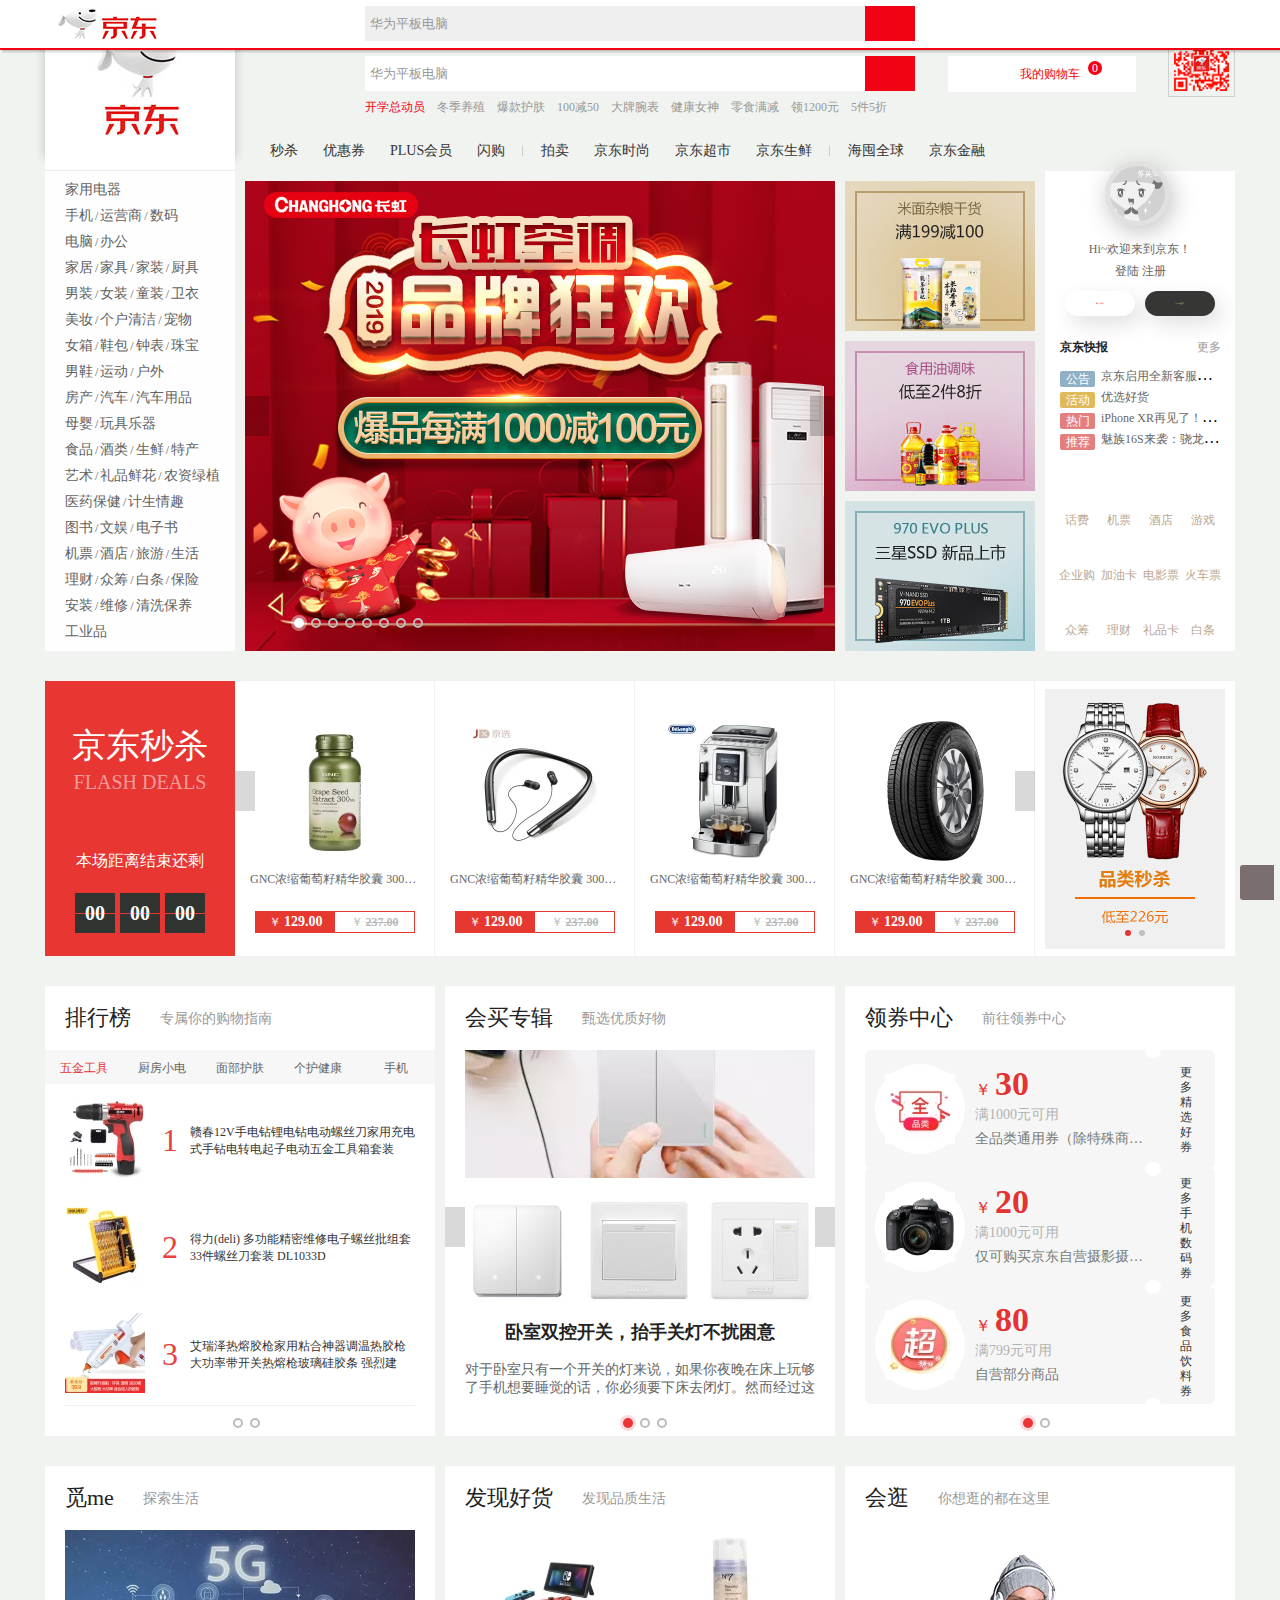
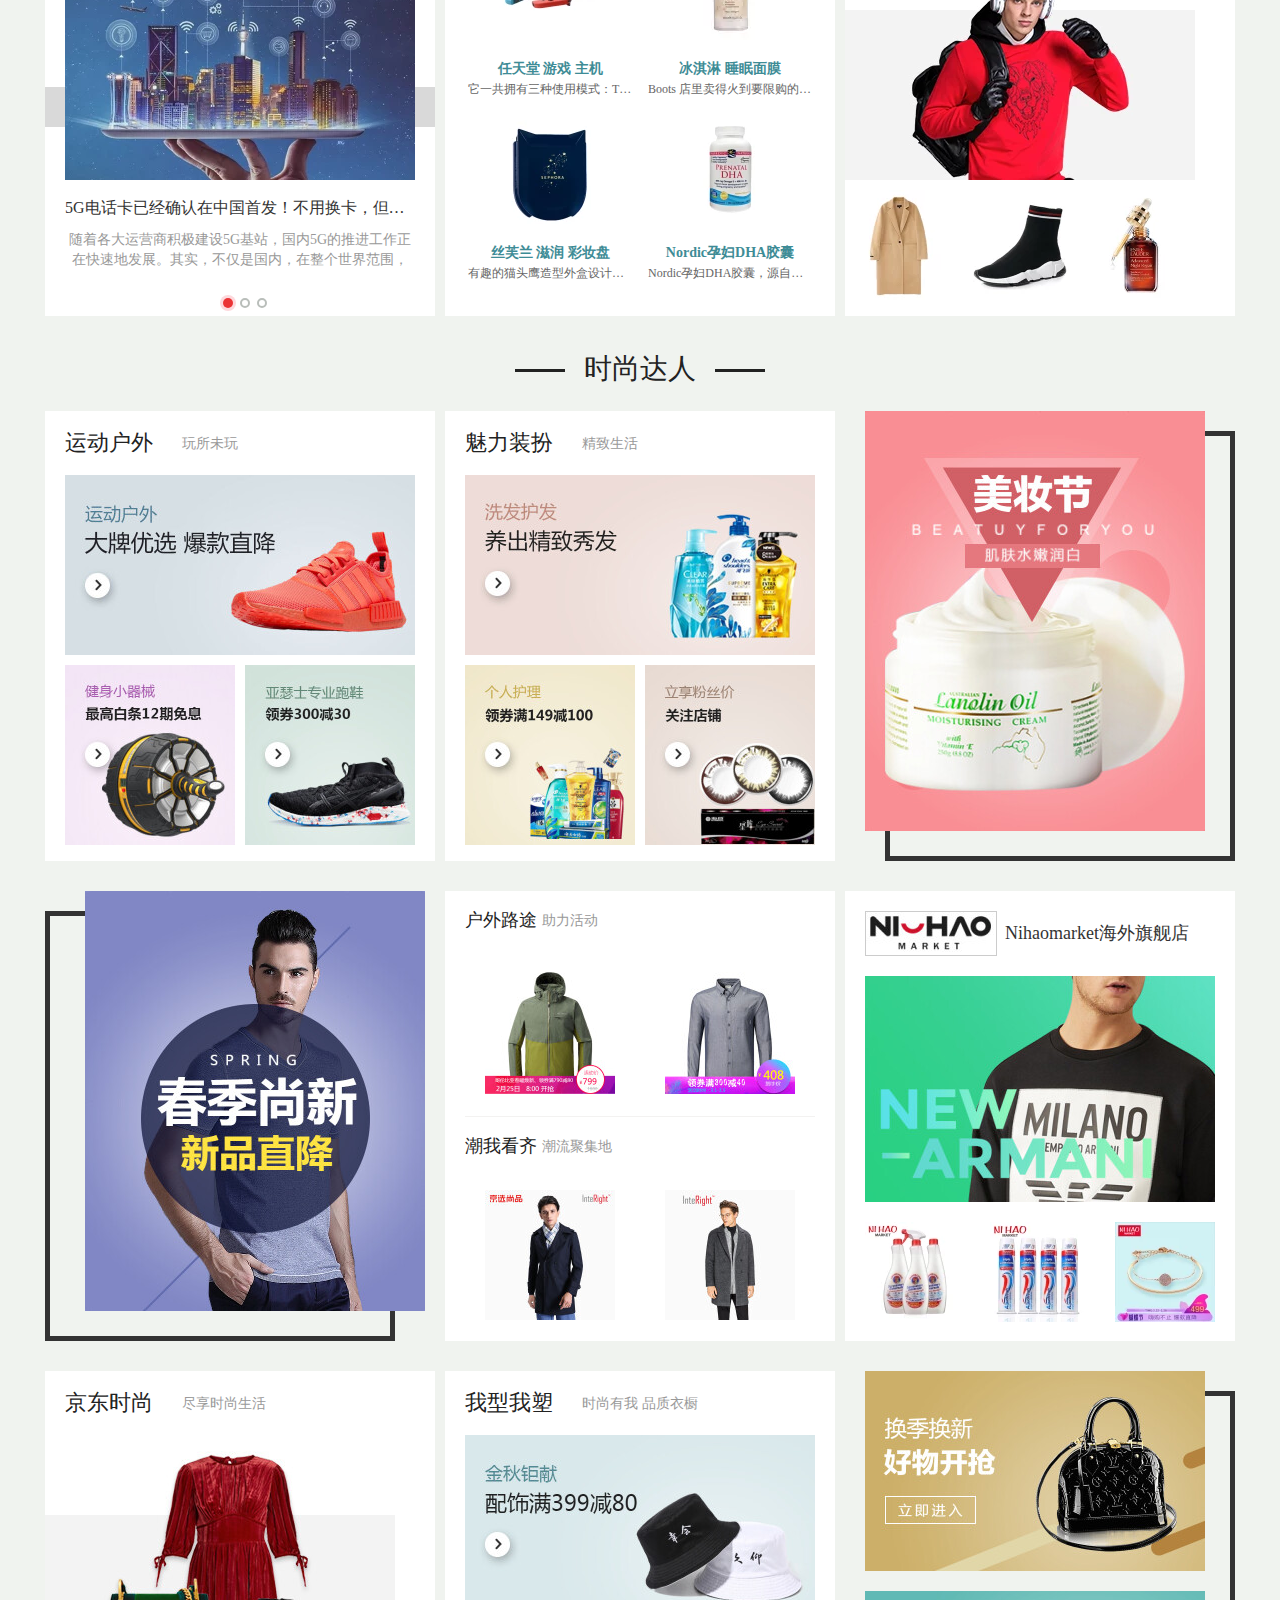
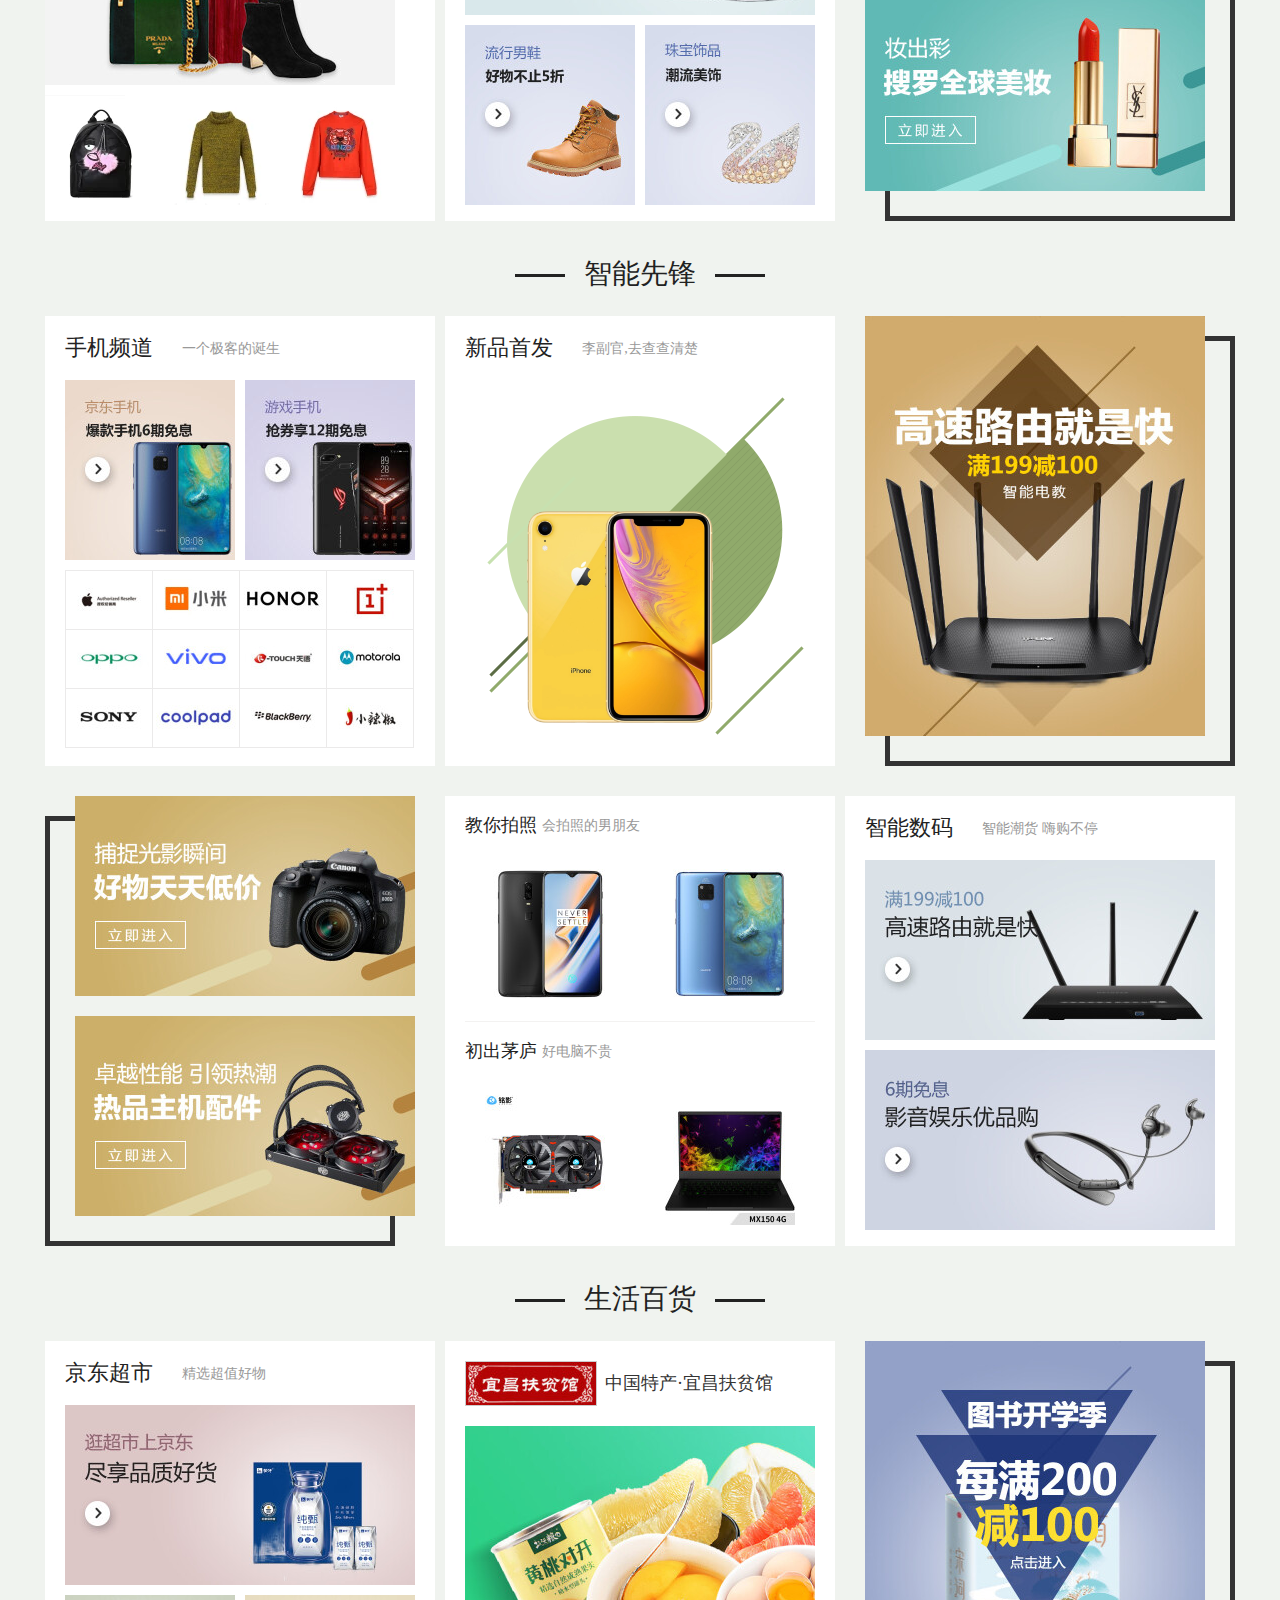
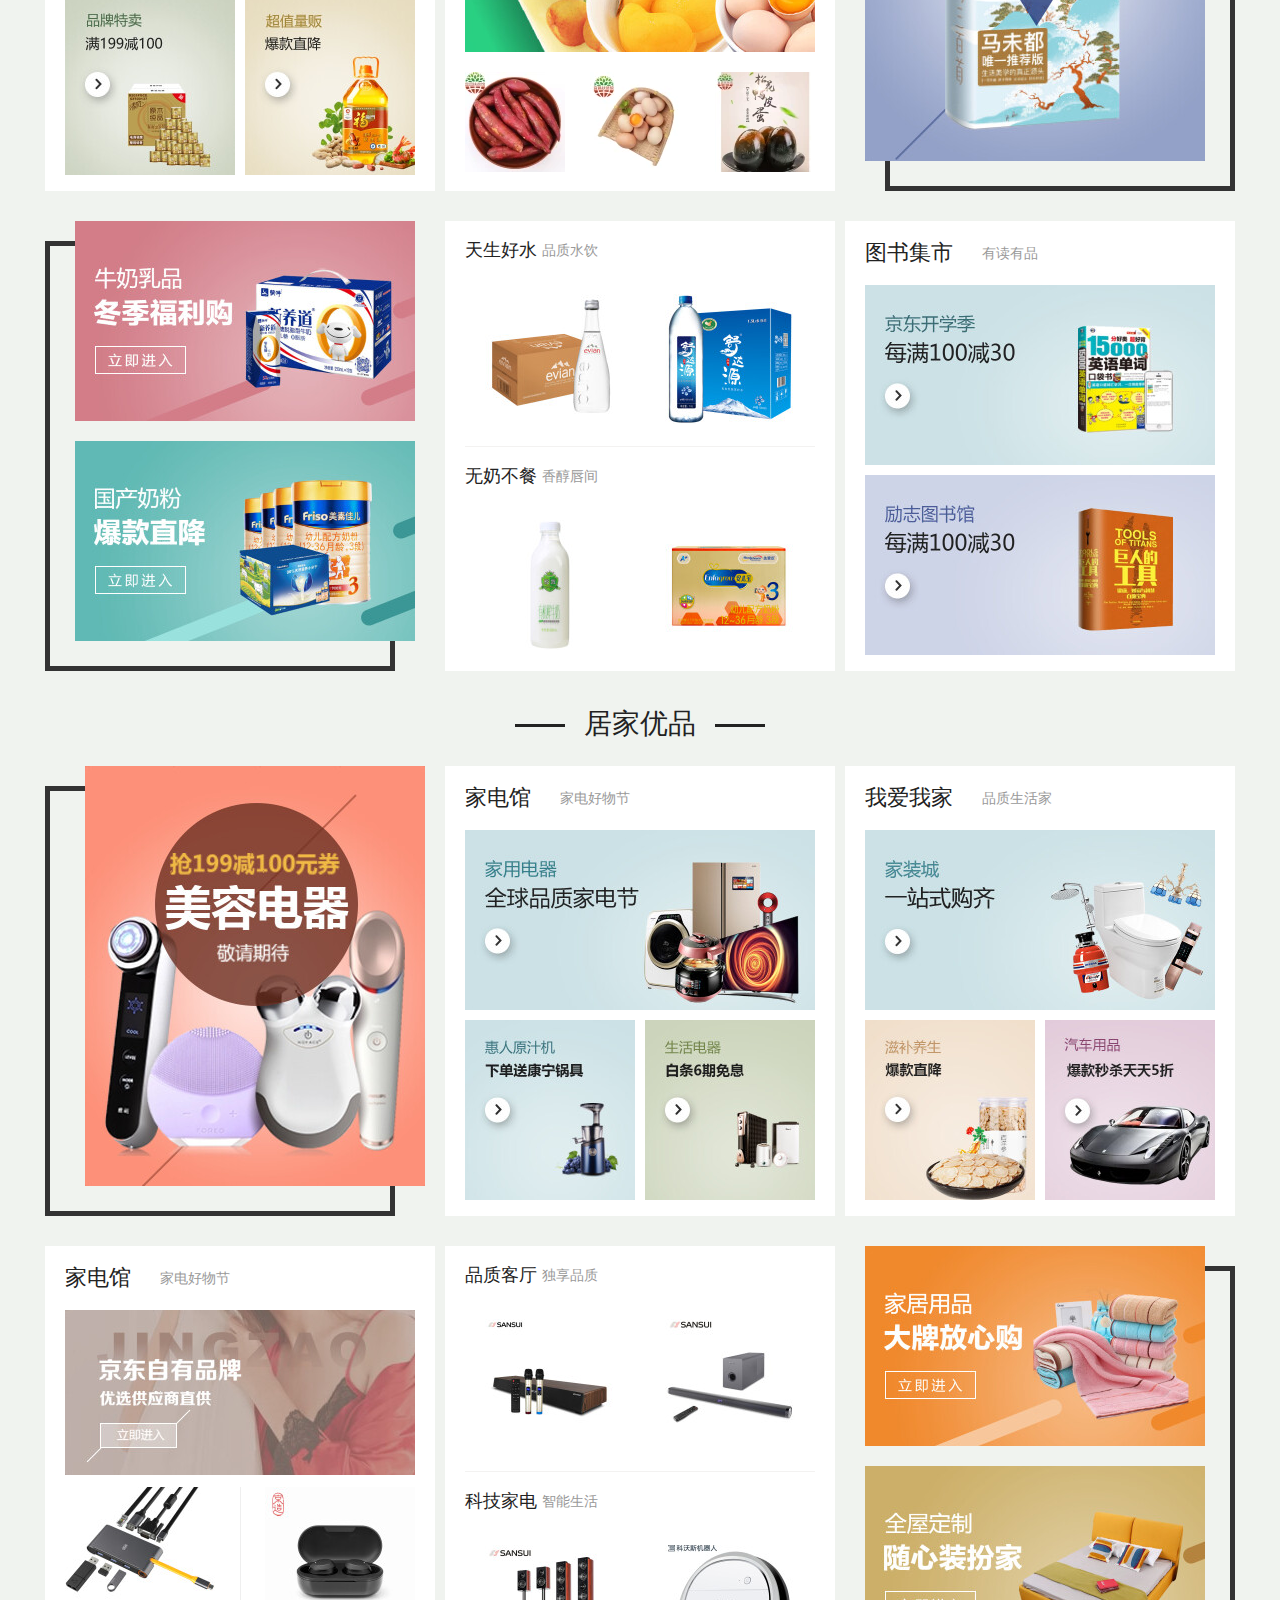
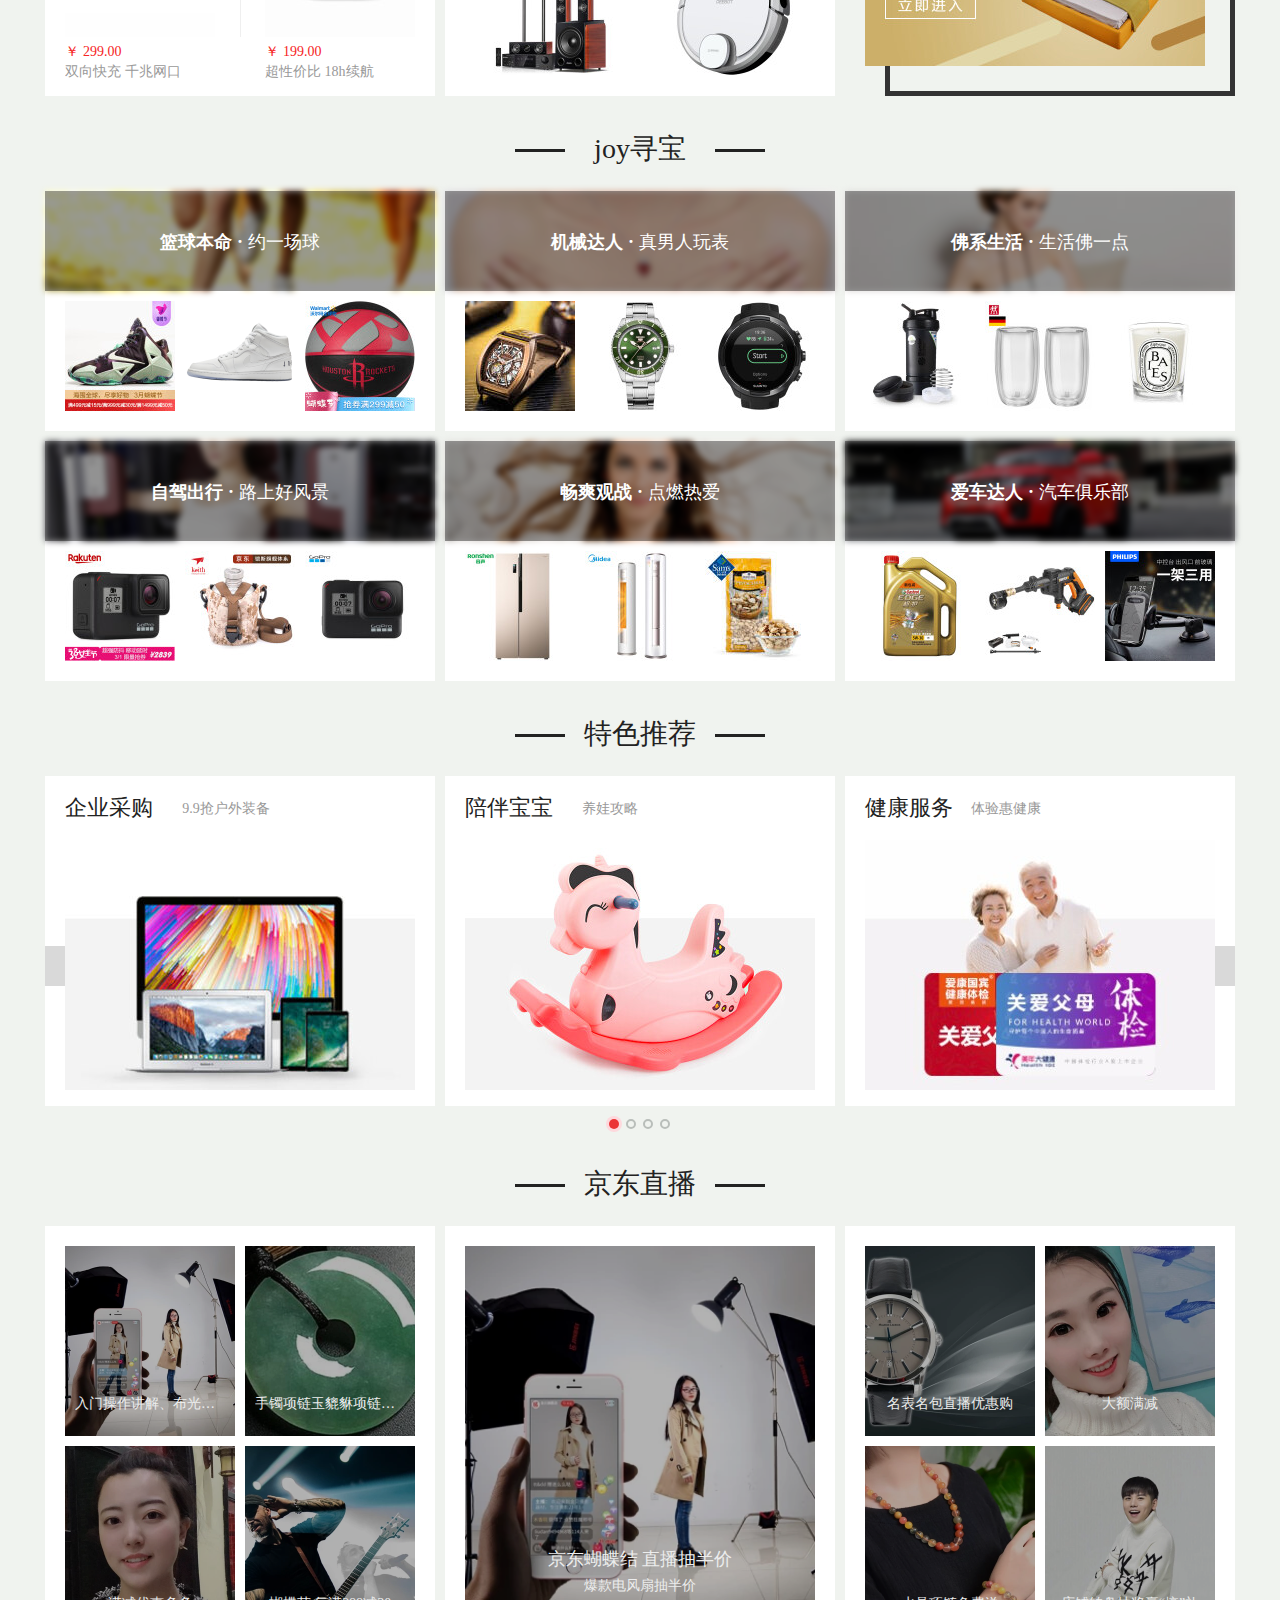
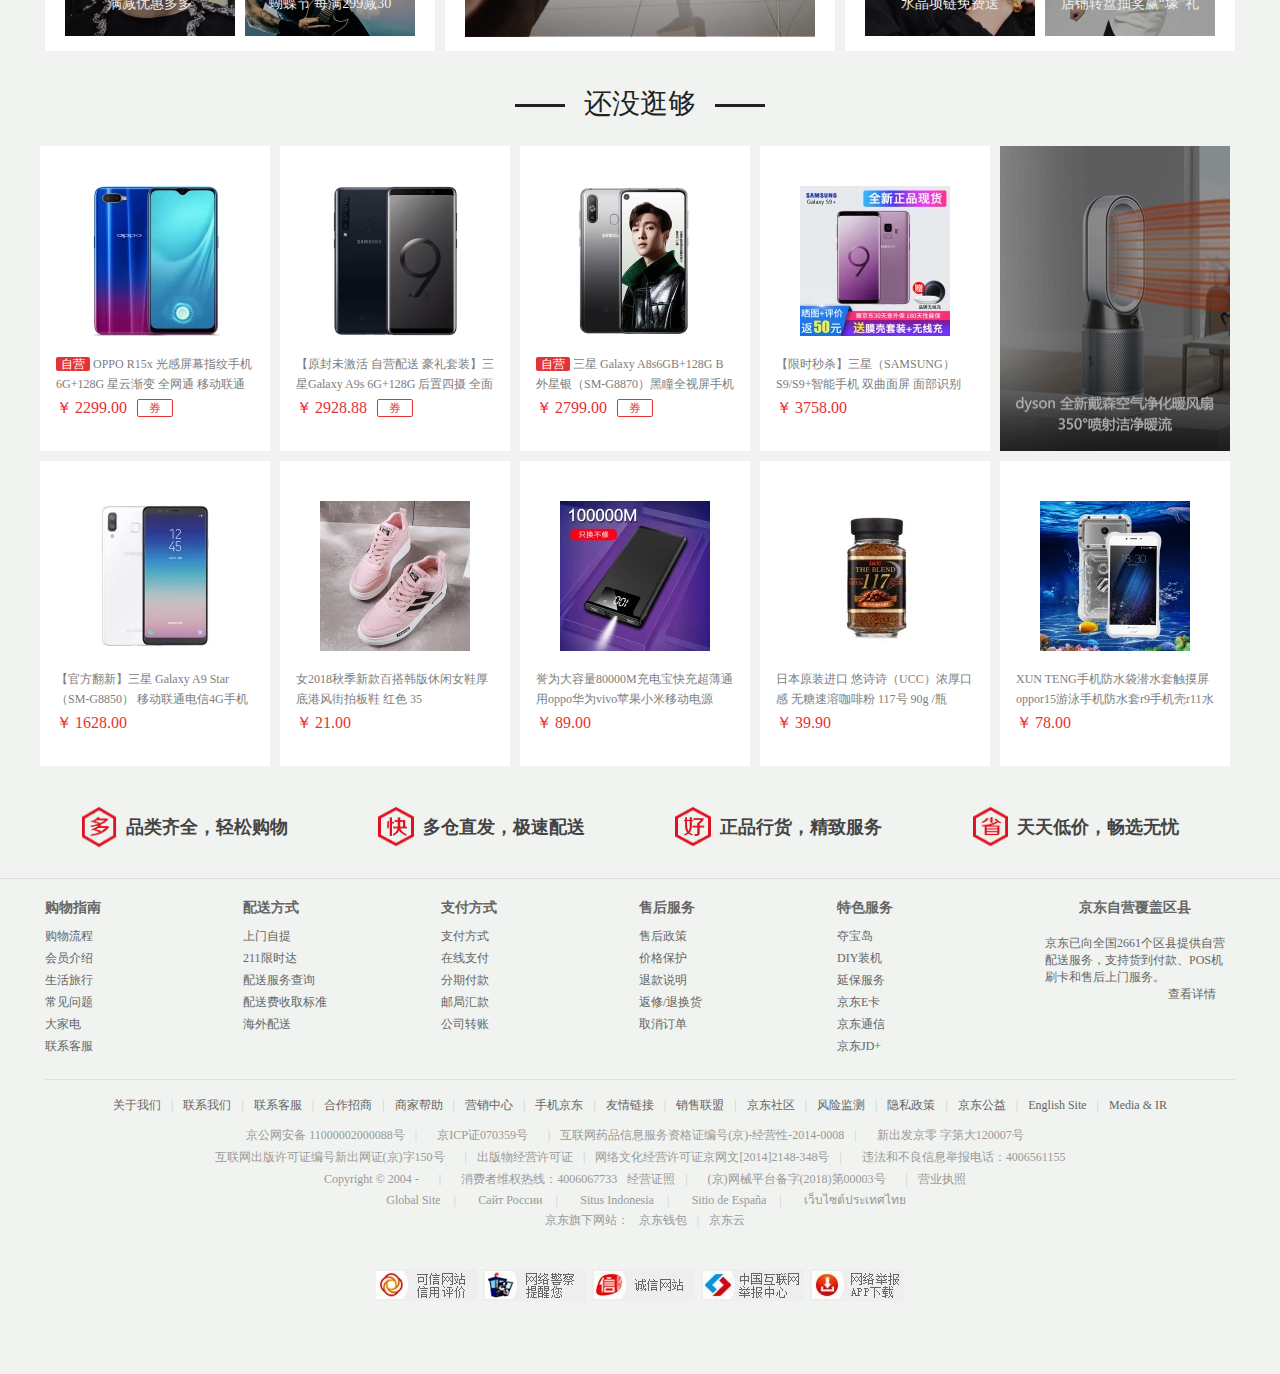
<file: index.html>
<!DOCTYPE html>
<html>

<head>
	<meta charset="utf-8">
	<meta name="viewport" content="initial-scale=1.0, maximum-scale=1.0, user-scalable=no" />
	<title></title>
	<link rel="stylesheet" href="css/index.css">
	<script type="text/javascript">

		document.addEventListener('plusready', function () {
			//console.log("所有plus api都应该在此事件发生后调用，否则会出现plus is undefined。"

		});

	</script>
</head>

<body>
	<!-- 背景开始 -->
	<div class="background">
		<!-- 短头部开始 -->
		<div class="short_title">
			<div class="title_box">
				<ul class="left">
					<li class="left_box">
						<i class="iconfont">&#xe61e;</i>
						<span class="ui_text">北京</span>
					</li>
				</ul>
				<ul class="right">
					<li class="zhuce">
						<a href="">你好，请登录</a>
						<a href="" class="red">免费注册</a>
					</li>
					<li class="spacer"></li>
					<li class="short_an">
						<div class="dt">
							<a href="">我的订单</a>
						</div>
					</li>
					<li class="spacer"></li>
					<li class="short_an">
						<div class="dt">
							<a href="">我的京东</a>
							<i class="iconfont">&#xe65d;</i>
						</div>
						<div class="dt_lis">
							<div class="xxx">
								<div class="dt_dingd">
									<div class="itm">
										<a href="">待处理订单</a>
									</div>
									<div class="itm">
										<a href="">待处理订单</a>
									</div>
									<div class="itm">
										<a href="">待处理订单</a>
									</div>
								</div>
								<div class="dt_dingd">
									<div class="itm">
										<a href="">待处理订单</a>
									</div>
									<div class="itm">
										<a href="">待处理订单</a>
									</div>
									<div class="itm">
										<a href="">待处理订单</a>
									</div>
								</div>
							</div>
							<div class="xxxd">
								<div class="dt_dingd">
									<div class="itm">
										<a href="">待处理订单</a>
									</div>
									<div class="itm">
										<a href="">待处理订单</a>
									</div>
								</div>
								<div class="dt_dingd">
									<div class="itm">
										<a href="">待处理订单</a>
									</div>
									<div class="itm">
										<a href="">待处理订单</a>
									</div>
								</div>
							</div>
						</div>
					</li>
					<li class="spacer"></li>
					<li class="short_an">
						<div class="dt">
							<a href="">京东会员</a>
						</div>
					</li>
					<li class="spacer"></li>
					<li class="short_an">
						<div class="dt">
							<a href="">企业采购</a>
							<i class="iconfont">&#xe65d;</i>
						</div>
						<div class="ddd">
							<div class="itm">
								<a href="">企业购</a>
							</div>
							<div class="itm">
								<a href="">商用场景馆</a>
							</div>
							<div class="itm">
								<a href="">工业品</a>
							</div>
							<div class="itm">
								<a href="">礼品卡</a>
							</div>
						</div>
					</li>
					<li class="spacer"></li>
					<li class="short_an">
						<div class="dt">
							<a href="">客户服务</a>
							<i class="iconfont">&#xe65d;</i>
						</div>
						<div class="kkh">
							<div class="itm_tt">
								客户
							</div>
							<div class="itm">
								<a href="">帮助中心</a>
							</div>
							<div class="itm">
								<a href="">售后服务</a>
							</div>
							<div class="itm">
								<a href="">在线客服</a>
							</div>
							<div class="itm">
								<a href="">意见建议</a>
							</div>
							<div class="itm">
								<a href="">电话客服</a>
							</div>
							<div class="itm">
								<a href="">客服邮箱</a>
							</div>
							<div class="itm">
								<a href="">金融咨询</a>
							</div>
							<div class="itm">
								<a href="">全球售客服</a>
							</div>
							<div class="itm_tt">
								客户
							</div>
							<div class="itm">
								<a href="">帮助中心</a>
							</div>
							<div class="itm">
								<a href="">售后服务</a>
							</div>
							<div class="itm">
								<a href="">在线客服</a>
							</div>
							<div class="itm">
								<a href="">意见建议</a>
							</div>
							<div class="itm">
								<a href="">电话客服</a>
							</div>
							<div class="itm">
								<a href="">客服邮箱</a>
							</div>
						</div>
					</li>
					<li class="spacer"></li>
					<li class="short_an">
						<div class="dt">
							<a href="">网站导航</a>
							<i class="iconfont">&#xe65d;</i>
						</div>
						<div class="wangzhan">
							<dl class="for1">
								<dt>特色主题</dt>
								<dd>
									<div class="itm">
										<a href="">帮助中心</a>
									</div>
									<div class="itm">
										<a href="">售后服务</a>
									</div>
									<div class="itm">
										<a href="">在线客服</a>
									</div>
									<div class="itm">
										<a href="">帮助中心</a>
									</div>
									<div class="itm">
										<a href="">售后服务</a>
									</div>
									<div class="itm">
										<a href="">在线客服</a>
									</div>
									<div class="itm">
										<a href="">帮助中心</a>
									</div>
									<div class="itm">
										<a href="">售后服务</a>
									</div>
									<div class="itm">
										<a href="">在线客服</a>
									</div>
									<div class="itm">
										<a href="">帮助中心</a>
									</div>
									<div class="itm">
										<a href="">售后服务</a>
									</div>
									<div class="itm">
										<a href="">在线客服</a>
									</div>
									<div class="itm">
										<a href="">帮助中心</a>
									</div>
									<div class="itm">
										<a href="">售后服务</a>
									</div>
									<div class="itm">
										<a href="">在线客服</a>
									</div>
									<div class="itm">
										<a href="">帮助中心</a>
									</div>
									<div class="itm">
										<a href="">售后服务</a>
									</div>
									<div class="itm">
										<a href="">在线客服</a>
									</div>
									<div class="itm">
										<a href="">帮助中心</a>
									</div>
								</dd>
							</dl>
							<dl class="for2">
								<dt>行业频道</dt>
								<dd>
									<div class="itm">
										<a href="">在线客服</a>
									</div>
									<div class="itm">
										<a href="">帮助中心</a>
									</div>
									<div class="itm">
										<a href="">售后服务</a>
									</div>
									<div class="itm">
										<a href="">在线客服</a>
									</div>
									<div class="itm">
										<a href="">帮助中心</a>
									</div>
									<div class="itm">
										<a href="">售后服务</a>
									</div>
									<div class="itm">
										<a href="">在线客服</a>
									</div>
									<div class="itm">
										<a href="">帮助中心</a>
									</div>
									<div class="itm">
										<a href="">售后服务</a>
									</div>
									<div class="itm">
										<a href="">在线客服</a>
									</div>
									<div class="itm">
										<a href="">帮助中心</a>
									</div>
									<div class="itm">
										<a href="">售后服务</a>
									</div>
									<div class="itm">
										<a href="">在线客服</a>
									</div>
									<div class="itm">
										<a href="">帮助中心</a>
									</div>
								</dd>
							</dl>
							<dl class="for2">
								<dt>生活服务</dt>
								<dd>
									<div class="itm">
										<a href="">在线客服</a>
									</div>
									<div class="itm">
										<a href="">帮助中心</a>
									</div>
									<div class="itm">
										<a href="">售后服务</a>
									</div>
									<div class="itm">
										<a href="">在线客服</a>
									</div>
									<div class="itm">
										<a href="">帮助中心</a>
									</div>
									<div class="itm">
										<a href="">售后服务</a>
									</div>
									<div class="itm">
										<a href="">在线客服</a>
									</div>
									<div class="itm">
										<a href="">帮助中心</a>
									</div>
									<div class="itm">
										<a href="">售后服务</a>
									</div>
									<div class="itm">
										<a href="">在线客服</a>
									</div>
									<div class="itm">
										<a href="">帮助中心</a>
									</div>
									<div class="itm">
										<a href="">售后服务</a>
									</div>
									<div class="itm">
										<a href="">在线客服</a>
									</div>
									<div class="itm">
										<a href="">帮助中心</a>
									</div>
								</dd>
							</dl>
							<dl class="for2">
								<dt>更多精选</dt>
								<dd>
									<div class="itm">
										<a href="">售后服务</a>
									</div>
									<div class="itm">
										<a href="">售后服务</a>
									</div>
									<div class="itm">
										<a href="">售后服务</a>
									</div>
									<div class="itm">
										<a href="">售后服务</a>
									</div>
									<div class="itm">
										<a href="">在线客服</a>
									</div>
									<div class="itm">
										<a href="">帮助中心</a>
									</div>
									<div class="itm">
										<a href="">售后服务</a>
									</div>
									<div class="itm">
										<a href="">在线客服</a>
									</div>
									<div class="itm">
										<a href="">帮助中心</a>
									</div>
									<div class="itm">
										<a href="">售后服务</a>
									</div>
									<div class="itm">
										<a href="">在线客服</a>
									</div>
									<div class="itm">
										<a href="">帮助中心</a>
									</div>
								</dd>
							</dl>
						</div>
					</li>
					<li class="spacer"></li>
					<li class="short_an">

						<div class="dt">
							<a href="">手机京东</a>
						</div>
						<div class="erweiyiru">
							<div class="mobi">
								<div class="mobi_img">
									<img src="img/mobi1.png" alt="">
								</div>
								<div class="mo_in">
									<h5>
										<a href="">手机京东</a>
									</h5>
									<p>新人专享大礼包</p>
									<p class="img">
										<a href="" class="one"> </a>
										<a href="" class="two"></a>
										<a href="" class="three"></a>
									</p>
								</div>
							</div>
							<div class="mobi">
								<div class="mobi_img">
									<img src="img/er1.jpg" alt="">
								</div>
								<div class="mo_in">
									<h5>
										<a href="">关注京东微信</a>
									</h5>
									<p>
										微信扫一扫关注
										<br>
										新粉最高180元
										<br>
										惊喜礼包
									</p>

								</div>
							</div>
							<div class="mobi">
								<div class="mobi_img">
									<img src="img/er2.jpg" alt="">
								</div>
								<div class="mo_in">
									<h5>
										<a href="">京东金融客户端</a>
									</h5>
									<p>新人专享大礼包</p>
									<p class="img">
										<a href="" class="one"> </a>
										<a href="" class="two"></a>
									</p>
								</div>
							</div>
						</div>
					</li>
					<div class="erweima">
						<img src="img/erweiam.png" alt="">
					</div>

				</ul>
			</div>
		</div>
		<!-- 短头部结束 -->
		<!-- 搜索开始 -->
		<div class="header">
			<div class="header_box">
				<div class="logo">
					<img src="img/logo.png">
				</div>
				<div class="find">
					<div class="search">
						<input type="text" class="search_input" placeholder="华为平板电脑" />
						<span class="icon">
							<i class="iconfont">&#xe64d;</i>
						</span>
						<div class="button">
							<i class="iconfont">&#xe649;</i>
						</div>
					</div>
				</div>
				<div class="shopping_car">
					<div class="shopping_car_box">
						<i class="iconfont">&#xe602;</i>
						<a href="">我的购物车</a>
						<i class="o">0</i>
					</div>
					<div class="sp_carli">
						<div class="sp_vx">
							<div class="img_sp">
								<i></i>
								购物车中还没有商品，赶紧选购吧！

							</div>
						</div>
					</div>
				</div>
				<div class="hotwords">
					<a href="" class="red">开学总动员</a>
					<a href="">冬季养殖</a>
					<a href="">爆款护肤</a>
					<a href="">100减50</a>
					<a href="">大牌腕表</a>
					<a href="">健康女神</a>
					<a href="">零食满减</a>
					<a href="">领1200元</a>
					<a href="">5件5折</a>
				</div>
				<div class="choise">
					<ul class="group1">
						<li class="box">
							<a href="">秒杀</a>
						</li>
						<li class="box">
							<a href="">优惠券</a>
						</li>
						<li class="box">
							<a href="">PLUS会员</a>
						</li>
						<li class="box">
							<a href="">闪购</a>
						</li>
					</ul>
					<div class="span"></div>
					<ul class="group1">
						<li class="box">
							<a href="">拍卖</a>
						</li>
						<li class="box">
							<a href="">京东时尚</a>
						</li>
						<li class="box">
							<a href="">京东超市</a>
						</li>
						<li class="box">
							<a href="">京东生鲜</a>
						</li>
					</ul>
					<div class="span"></div>
					<ul class="group1">
						<li class="box">
							<a href="">海囤全球</a>
						</li>
						<li class="box">
							<a href="">京东金融</a>
						</li>
					</ul>
				</div>
			</div>
		</div>
		<!-- 搜索结束 -->
		<!-- 轮播开始 -->
		<div class="gg">
			<div class="gg_box">
				<ul class="left">
					<li class="xuanxiang">
						<a href="">家用电器</a>
						<div class="gg_lix_bb">
							<div class="gg_lix_bx">
								<div class="gg_black">
									<a href="">
										家电馆
										<i class="iconfont">&#xe63e;</i>
									</a>
									<a href="">
										乡镇专卖店
										<i class="iconfont">&#xe63e;</i>
									</a>
									<a href="">
										家电服务
										<i class="iconfont">&#xe63e;</i>
									</a>
									<a href="">
										企业采购
										<i class="iconfont">&#xe63e;</i>
									</a>
									<a href="">
										商用电器
										<i class="iconfont">&#xe63e;</i>
									</a>
								</div>
							</div>
							<div class="gglibbx">
								<dl class="gg1">
									<dt>
										<a href="">
											电视
											<i class="iconfont">&#xe63e;</i>
										</a>
									</dt>
									<dd>
										<a href="">超薄电视</a>
										<a href="">超薄电视</a>
										<a href="">超薄电视</a>
										<a href="">超薄电视</a>
										<a href="">超薄电视</a>
									</dd>
								</dl>
								<dl class="gg1">
									<dt>
										<a href="">
											电视
											<i class="iconfont">&#xe63e;</i>
										</a>
									</dt>
									<dd>
										<a href="">超薄电视</a>
										<a href="">超薄电视</a>
										<a href="">超薄电视</a>
										<a href="">超薄电视</a>
										<a href="">超薄电视</a>
									</dd>
								</dl>
								<dl class="gg1">
									<dt>
										<a href="">
											电视
											<i class="iconfont">&#xe63e;</i>
										</a>
									</dt>
									<dd>
										<a href="">超薄电视</a>
										<a href="">超薄电视</a>
										<a href="">超薄电视</a>
										<a href="">超薄电视</a>
										<a href="">超薄电视</a>
									</dd>
								</dl>
								<dl class="gg1">
									<dt>
										<a href="">
											电视
											<i class="iconfont">&#xe63e;</i>
										</a>
									</dt>
									<dd>
										<a href="">超薄电视</a>
										<a href="">超薄电视</a>
										<a href="">超薄电视</a>
										<a href="">超薄电视</a>
										<a href="">超薄电视</a>
									</dd>
								</dl>
								<dl class="gg1">
									<dt>
										<a href="">
											电视
											<i class="iconfont">&#xe63e;</i>
										</a>
									</dt>
									<dd>
										<a href="">超薄电视</a>
										<a href="">超薄电视</a>
										<a href="">超薄电视</a>
										<a href="">超薄电视</a>
										<a href="">超薄电视</a>
									</dd>
								</dl>
								<dl class="gg1">
									<dt>
										<a href="">
											电视
											<i class="iconfont">&#xe63e;</i>
										</a>
									</dt>
									<dd>
										<a href="">超薄电视</a>
										<a href="">超薄电视</a>
										<a href="">超薄电视</a>
										<a href="">超薄电视</a>
										<a href="">超薄电视</a>
									</dd>
								</dl>
								<dl class="gg1">
									<dt>
										<a href="">
											电视
											<i class="iconfont">&#xe63e;</i>
										</a>
									</dt>
									<dd>
										<a href="">超薄电视</a>
										<a href="">超薄电视</a>
										<a href="">超薄电视</a>
										<a href="">超薄电视</a>
										<a href="">超薄电视</a>
										<a href="">超薄电视</a>
										<a href="">超薄电视</a>
										<a href="">超薄电视</a>
										<a href="">超薄电视</a>
										<a href="">超薄电视</a>
										<a href="">超薄电视</a>
										<a href="">超薄电视</a>
										<a href="">超薄电视</a>
										<a href="">超薄电视</a>
										<a href="">超薄电视</a>
									</dd>
								</dl>
								<dl class="gg1">
									<dt>
										<a href="">
											电视
											<i class="iconfont">&#xe63e;</i>
										</a>
									</dt>
									<dd>
										<a href="">超薄电视</a>
										<a href="">超薄电视</a>
										<a href="">超薄电视</a>
										<a href="">超薄电视</a>
										<a href="">超薄电视</a>
										<a href="">超薄电视</a>
										<a href="">超薄电视</a>
										<a href="">超薄电视</a>
										<a href="">超薄电视</a>
										<a href="">超薄电视</a>
										<a href="">超薄电视</a>
										<a href="">超薄电视</a>
										<a href="">超薄电视</a>
										<a href="">超薄电视</a>
										<a href="">超薄电视</a>
									</dd>
								</dl>
								<dl class="gg1">
									<dt>
										<a href="">
											电视
											<i class="iconfont">&#xe63e;</i>
										</a>
									</dt>
									<dd>
										<a href="">超薄电视</a>
										<a href="">超薄电视</a>
										<a href="">超薄电视</a>
										<a href="">超薄电视</a>
										<a href="">超薄电视</a>
										<a href="">超薄电视</a>
										<a href="">超薄电视</a>
										<a href="">超薄电视</a>
										<a href="">超薄电视</a>
										<a href="">超薄电视</a>
										<a href="">超薄电视</a>
										<a href="">超薄电视</a>
										<a href="">超薄电视</a>
										<a href="">超薄电视</a>
										<a href="">超薄电视</a>
									</dd>
								</dl>
							</div>
							<dic class="ggimg">
								<div class="ggimg_box">
									<a href="">
										<img src="img/gg1.jpg" alt="">
									</a>
									<a href="">
										<img src="img/gg1.jpg" alt="">
									</a>
									<a href="">
										<img src="img/gg1.jpg" alt="">
									</a>
									<a href="">
										<img src="img/gg1.jpg" alt="">
									</a>
									<a href="">
										<img src="img/gg1.jpg" alt="">
									</a>
									<a href="">
										<img src="img/gg1.jpg" alt="">
									</a>
									<a href="">
										<img src="img/gg1.jpg" alt="">
									</a>
									<a href="">
										<img src="img/gg1.jpg" alt="">
									</a>
								</div>
								<div class="ggimg_box2">
									<a href="">
										<img src="img/gg2.jpg" alt="">
									</a>
									<a href="">
										<img src="img/gg2.jpg" alt="">
									</a>
								</div>
							</dic>
						</div>
					</li>
					<li class="xuanxiang">
						<a href="">手机</a>
						<span>/</span>
						<a href="">运营商</a>
						<span>/</span>
						<a href="">数码</a>
						<div class="gg_lix_bb">
							<div class="gg_lix_bx">
								<div class="gg_black">
									<a href="">
										玩3C
										<i class="iconfont">&#xe63e;</i>
									</a>
									<a href="">
										乡镇专卖店
										<i class="iconfont">&#xe63e;</i>
									</a>
									<a href="">
										家电服务
										<i class="iconfont">&#xe63e;</i>
									</a>
									<a href="">
										企业采购
										<i class="iconfont">&#xe63e;</i>
									</a>
									<a href="">
										商用电器
										<i class="iconfont">&#xe63e;</i>
									</a>
								</div>
							</div>
							<div class="gglibbx">
								<dl class="gg1">
									<dt>
										<a href="">
											电视
											<i class="iconfont">&#xe63e;</i>
										</a>
									</dt>
									<dd>
										<a href="">超薄电视</a>
										<a href="">超薄电视</a>
										<a href="">超薄电视</a>
										<a href="">超薄电视</a>
										<a href="">超薄电视</a>
									</dd>
								</dl>
								<dl class="gg1">
									<dt>
										<a href="">
											电视
											<i class="iconfont">&#xe63e;</i>
										</a>
									</dt>
									<dd>
										<a href="">超薄电视</a>
										<a href="">超薄电视</a>
										<a href="">超薄电视</a>
										<a href="">超薄电视</a>
										<a href="">超薄电视</a>
									</dd>
								</dl>
								<dl class="gg1">
									<dt>
										<a href="">
											电视
											<i class="iconfont">&#xe63e;</i>
										</a>
									</dt>
									<dd>
										<a href="">超薄电视</a>
										<a href="">超薄电视</a>
										<a href="">超薄电视</a>
										<a href="">超薄电视</a>
										<a href="">超薄电视</a>
									</dd>
								</dl>
								<dl class="gg1">
									<dt>
										<a href="">
											电视
											<i class="iconfont">&#xe63e;</i>
										</a>
									</dt>
									<dd>
										<a href="">超薄电视</a>
										<a href="">超薄电视</a>
										<a href="">超薄电视</a>
										<a href="">超薄电视</a>
										<a href="">超薄电视</a>
									</dd>
								</dl>
								<dl class="gg1">
									<dt>
										<a href="">
											电视
											<i class="iconfont">&#xe63e;</i>
										</a>
									</dt>
									<dd>
										<a href="">超薄电视</a>
										<a href="">超薄电视</a>
										<a href="">超薄电视</a>
										<a href="">超薄电视</a>
										<a href="">超薄电视</a>
									</dd>
								</dl>
								<dl class="gg1">
									<dt>
										<a href="">
											电视
											<i class="iconfont">&#xe63e;</i>
										</a>
									</dt>
									<dd>
										<a href="">超薄电视</a>
										<a href="">超薄电视</a>
										<a href="">超薄电视</a>
										<a href="">超薄电视</a>
										<a href="">超薄电视</a>
									</dd>
								</dl>
								<dl class="gg1">
									<dt>
										<a href="">
											电视
											<i class="iconfont">&#xe63e;</i>
										</a>
									</dt>
									<dd>
										<a href="">超薄电视</a>
										<a href="">超薄电视</a>
										<a href="">超薄电视</a>
										<a href="">超薄电视</a>
										<a href="">超薄电视</a>
										<a href="">超薄电视</a>
										<a href="">超薄电视</a>
										<a href="">超薄电视</a>
										<a href="">超薄电视</a>
										<a href="">超薄电视</a>
										<a href="">超薄电视</a>
										<a href="">超薄电视</a>
										<a href="">超薄电视</a>
										<a href="">超薄电视</a>
										<a href="">超薄电视</a>
									</dd>
								</dl>
								<dl class="gg1">
									<dt>
										<a href="">
											电视
											<i class="iconfont">&#xe63e;</i>
										</a>
									</dt>
									<dd>
										<a href="">超薄电视</a>
										<a href="">超薄电视</a>
										<a href="">超薄电视</a>
										<a href="">超薄电视</a>
										<a href="">超薄电视</a>
										<a href="">超薄电视</a>
										<a href="">超薄电视</a>
										<a href="">超薄电视</a>
										<a href="">超薄电视</a>
										<a href="">超薄电视</a>
										<a href="">超薄电视</a>
										<a href="">超薄电视</a>
										<a href="">超薄电视</a>
										<a href="">超薄电视</a>
										<a href="">超薄电视</a>
									</dd>
								</dl>
								<dl class="gg1">
									<dt>
										<a href="">
											电视
											<i class="iconfont">&#xe63e;</i>
										</a>
									</dt>
									<dd>
										<a href="">超薄电视</a>
										<a href="">超薄电视</a>
										<a href="">超薄电视</a>
										<a href="">超薄电视</a>
										<a href="">超薄电视</a>
										<a href="">超薄电视</a>
										<a href="">超薄电视</a>
										<a href="">超薄电视</a>
										<a href="">超薄电视</a>
										<a href="">超薄电视</a>
										<a href="">超薄电视</a>
										<a href="">超薄电视</a>
										<a href="">超薄电视</a>
										<a href="">超薄电视</a>
										<a href="">超薄电视</a>
									</dd>
								</dl>
							</div>
							<dic class="ggimg">
								<div class="ggimg_box">
									<a href="">
										<img src="img/gg1.jpg" alt="">
									</a>
									<a href="">
										<img src="img/gg1.jpg" alt="">
									</a>
									<a href="">
										<img src="img/gg1.jpg" alt="">
									</a>
									<a href="">
										<img src="img/gg1.jpg" alt="">
									</a>
									<a href="">
										<img src="img/gg1.jpg" alt="">
									</a>
									<a href="">
										<img src="img/gg1.jpg" alt="">
									</a>
									<a href="">
										<img src="img/gg1.jpg" alt="">
									</a>
									<a href="">
										<img src="img/gg1.jpg" alt="">
									</a>
								</div>
								<div class="ggimg_box2">
									<a href="">
										<img src="img/gg2.jpg" alt="">
									</a>
									<a href="">
										<img src="img/gg2.jpg" alt="">
									</a>
								</div>
							</dic>
						</div>
					</li>
					<li class="xuanxiang">
						<a href="">电脑</a>
						<span>/</span>
						<a href="">办公</a>
						<div class="gg_lix_bb">
							<div class="gg_lix_bx">
								<div class="gg_black">
									<a href="">
										玩3C
										<i class="iconfont">&#xe63e;</i>
									</a>
									<a href="">
										本周热卖
										<i class="iconfont">&#xe63e;</i>
									</a>
									<a href="">
										家电服务
										<i class="iconfont">&#xe63e;</i>
									</a>
									<a href="">
										企业采购
										<i class="iconfont">&#xe63e;</i>
									</a>
									<a href="">
										商用电器
										<i class="iconfont">&#xe63e;</i>
									</a>
								</div>
							</div>
							<div class="gglibbx">
								<dl class="gg1">
									<dt>
										<a href="">
											电视
											<i class="iconfont">&#xe63e;</i>
										</a>
									</dt>
									<dd>
										<a href="">超薄电视</a>
										<a href="">超薄电视</a>
										<a href="">超薄电视</a>
										<a href="">超薄电视</a>
										<a href="">超薄电视</a>
									</dd>
								</dl>
								<dl class="gg1">
									<dt>
										<a href="">
											电视
											<i class="iconfont">&#xe63e;</i>
										</a>
									</dt>
									<dd>
										<a href="">超薄电视</a>
										<a href="">超薄电视</a>
										<a href="">超薄电视</a>
										<a href="">超薄电视</a>
										<a href="">超薄电视</a>
									</dd>
								</dl>
								<dl class="gg1">
									<dt>
										<a href="">
											电视
											<i class="iconfont">&#xe63e;</i>
										</a>
									</dt>
									<dd>
										<a href="">超薄电视</a>
										<a href="">超薄电视</a>
										<a href="">超薄电视</a>
										<a href="">超薄电视</a>
										<a href="">超薄电视</a>
									</dd>
								</dl>
								<dl class="gg1">
									<dt>
										<a href="">
											电视
											<i class="iconfont">&#xe63e;</i>
										</a>
									</dt>
									<dd>
										<a href="">超薄电视</a>
										<a href="">超薄电视</a>
										<a href="">超薄电视</a>
										<a href="">超薄电视</a>
										<a href="">超薄电视</a>
									</dd>
								</dl>
								<dl class="gg1">
									<dt>
										<a href="">
											电视
											<i class="iconfont">&#xe63e;</i>
										</a>
									</dt>
									<dd>
										<a href="">超薄电视</a>
										<a href="">超薄电视</a>
										<a href="">超薄电视</a>
										<a href="">超薄电视</a>
										<a href="">超薄电视</a>
									</dd>
								</dl>
								<dl class="gg1">
									<dt>
										<a href="">
											电视
											<i class="iconfont">&#xe63e;</i>
										</a>
									</dt>
									<dd>
										<a href="">超薄电视</a>
										<a href="">超薄电视</a>
										<a href="">超薄电视</a>
										<a href="">超薄电视</a>
										<a href="">超薄电视</a>
									</dd>
								</dl>
								<dl class="gg1">
									<dt>
										<a href="">
											电视
											<i class="iconfont">&#xe63e;</i>
										</a>
									</dt>
									<dd>
										<a href="">超薄电视</a>
										<a href="">超薄电视</a>
										<a href="">超薄电视</a>
										<a href="">超薄电视</a>
										<a href="">超薄电视</a>
										<a href="">超薄电视</a>
										<a href="">超薄电视</a>
										<a href="">超薄电视</a>
										<a href="">超薄电视</a>
										<a href="">超薄电视</a>
										<a href="">超薄电视</a>
										<a href="">超薄电视</a>
										<a href="">超薄电视</a>
										<a href="">超薄电视</a>
										<a href="">超薄电视</a>
									</dd>
								</dl>
								<dl class="gg1">
									<dt>
										<a href="">
											电视
											<i class="iconfont">&#xe63e;</i>
										</a>
									</dt>
									<dd>
										<a href="">超薄电视</a>
										<a href="">超薄电视</a>
										<a href="">超薄电视</a>
										<a href="">超薄电视</a>
										<a href="">超薄电视</a>
										<a href="">超薄电视</a>
										<a href="">超薄电视</a>
										<a href="">超薄电视</a>
										<a href="">超薄电视</a>
										<a href="">超薄电视</a>
										<a href="">超薄电视</a>
										<a href="">超薄电视</a>
										<a href="">超薄电视</a>
										<a href="">超薄电视</a>
										<a href="">超薄电视</a>
									</dd>
								</dl>
								<dl class="gg1">
									<dt>
										<a href="">
											电视
											<i class="iconfont">&#xe63e;</i>
										</a>
									</dt>
									<dd>
										<a href="">超薄电视</a>
										<a href="">超薄电视</a>
										<a href="">超薄电视</a>
										<a href="">超薄电视</a>
										<a href="">超薄电视</a>
										<a href="">超薄电视</a>
										<a href="">超薄电视</a>
										<a href="">超薄电视</a>
										<a href="">超薄电视</a>
										<a href="">超薄电视</a>
										<a href="">超薄电视</a>
										<a href="">超薄电视</a>
										<a href="">超薄电视</a>
										<a href="">超薄电视</a>
										<a href="">超薄电视</a>
									</dd>
								</dl>
							</div>
							<dic class="ggimg">
								<div class="ggimg_box">
									<a href="">
										<img src="img/gg1.jpg" alt="">
									</a>
									<a href="">
										<img src="img/gg1.jpg" alt="">
									</a>
									<a href="">
										<img src="img/gg1.jpg" alt="">
									</a>
									<a href="">
										<img src="img/gg1.jpg" alt="">
									</a>
									<a href="">
										<img src="img/gg1.jpg" alt="">
									</a>
									<a href="">
										<img src="img/gg1.jpg" alt="">
									</a>
									<a href="">
										<img src="img/gg1.jpg" alt="">
									</a>
									<a href="">
										<img src="img/gg1.jpg" alt="">
									</a>
								</div>
								<div class="ggimg_box2">
									<a href="">
										<img src="img/gg2.jpg" alt="">
									</a>
									<a href="">
										<img src="img/gg2.jpg" alt="">
									</a>
								</div>
							</dic>
						</div>
					</li>
					<li class="xuanxiang">
						<a href="">家居</a>
						<span>/</span>
						<a href="">家具</a>
						<span>/</span>
						<a href="">家装</a>
						<span>/</span>
						<a href="">厨具</a>
						<div class="gg_lix_bb">
							<div class="gg_lix_bx">
								<div class="gg_black">
									<a href="">
										家装城
										<i class="iconfont">&#xe63e;</i>
									</a>
									<a href="">
										乡镇专卖店
										<i class="iconfont">&#xe63e;</i>
									</a>
									<a href="">
										家电服务
										<i class="iconfont">&#xe63e;</i>
									</a>
									<a href="">
										企业采购
										<i class="iconfont">&#xe63e;</i>
									</a>
									<a href="">
										商用电器
										<i class="iconfont">&#xe63e;</i>
									</a>
								</div>
							</div>
							<div class="gglibbx">
								<dl class="gg1">
									<dt>
										<a href="">
											电视
											<i class="iconfont">&#xe63e;</i>
										</a>
									</dt>
									<dd>
										<a href="">超薄电视</a>
										<a href="">超薄电视</a>
										<a href="">超薄电视</a>
										<a href="">超薄电视</a>
										<a href="">超薄电视</a>
									</dd>
								</dl>
								<dl class="gg1">
									<dt>
										<a href="">
											电视
											<i class="iconfont">&#xe63e;</i>
										</a>
									</dt>
									<dd>
										<a href="">超薄电视</a>
										<a href="">超薄电视</a>
										<a href="">超薄电视</a>
										<a href="">超薄电视</a>
										<a href="">超薄电视</a>
									</dd>
								</dl>
								<dl class="gg1">
									<dt>
										<a href="">
											电视
											<i class="iconfont">&#xe63e;</i>
										</a>
									</dt>
									<dd>
										<a href="">超薄电视</a>
										<a href="">超薄电视</a>
										<a href="">超薄电视</a>
										<a href="">超薄电视</a>
										<a href="">超薄电视</a>
									</dd>
								</dl>
								<dl class="gg1">
									<dt>
										<a href="">
											电视
											<i class="iconfont">&#xe63e;</i>
										</a>
									</dt>
									<dd>
										<a href="">超薄电视</a>
										<a href="">超薄电视</a>
										<a href="">超薄电视</a>
										<a href="">超薄电视</a>
										<a href="">超薄电视</a>
									</dd>
								</dl>
								<dl class="gg1">
									<dt>
										<a href="">
											电视
											<i class="iconfont">&#xe63e;</i>
										</a>
									</dt>
									<dd>
										<a href="">超薄电视</a>
										<a href="">超薄电视</a>
										<a href="">超薄电视</a>
										<a href="">超薄电视</a>
										<a href="">超薄电视</a>
									</dd>
								</dl>
								<dl class="gg1">
									<dt>
										<a href="">
											电视
											<i class="iconfont">&#xe63e;</i>
										</a>
									</dt>
									<dd>
										<a href="">超薄电视</a>
										<a href="">超薄电视</a>
										<a href="">超薄电视</a>
										<a href="">超薄电视</a>
										<a href="">超薄电视</a>
									</dd>
								</dl>
								<dl class="gg1">
									<dt>
										<a href="">
											电视
											<i class="iconfont">&#xe63e;</i>
										</a>
									</dt>
									<dd>
										<a href="">超薄电视</a>
										<a href="">超薄电视</a>
										<a href="">超薄电视</a>
										<a href="">超薄电视</a>
										<a href="">超薄电视</a>
										<a href="">超薄电视</a>
										<a href="">超薄电视</a>
										<a href="">超薄电视</a>
										<a href="">超薄电视</a>
										<a href="">超薄电视</a>
										<a href="">超薄电视</a>
										<a href="">超薄电视</a>
										<a href="">超薄电视</a>
										<a href="">超薄电视</a>
										<a href="">超薄电视</a>
									</dd>
								</dl>
								<dl class="gg1">
									<dt>
										<a href="">
											电视
											<i class="iconfont">&#xe63e;</i>
										</a>
									</dt>
									<dd>
										<a href="">超薄电视</a>
										<a href="">超薄电视</a>
										<a href="">超薄电视</a>
										<a href="">超薄电视</a>
										<a href="">超薄电视</a>
										<a href="">超薄电视</a>
										<a href="">超薄电视</a>
										<a href="">超薄电视</a>
										<a href="">超薄电视</a>
										<a href="">超薄电视</a>
										<a href="">超薄电视</a>
										<a href="">超薄电视</a>
										<a href="">超薄电视</a>
										<a href="">超薄电视</a>
										<a href="">超薄电视</a>
									</dd>
								</dl>
								<dl class="gg1">
									<dt>
										<a href="">
											电视
											<i class="iconfont">&#xe63e;</i>
										</a>
									</dt>
									<dd>
										<a href="">超薄电视</a>
										<a href="">超薄电视</a>
										<a href="">超薄电视</a>
										<a href="">超薄电视</a>
										<a href="">超薄电视</a>
										<a href="">超薄电视</a>
										<a href="">超薄电视</a>
										<a href="">超薄电视</a>
										<a href="">超薄电视</a>
										<a href="">超薄电视</a>
										<a href="">超薄电视</a>
										<a href="">超薄电视</a>
										<a href="">超薄电视</a>
										<a href="">超薄电视</a>
										<a href="">超薄电视</a>
									</dd>
								</dl>
							</div>
							<dic class="ggimg">
								<div class="ggimg_box">
									<a href="">
										<img src="img/gg1.jpg" alt="">
									</a>
									<a href="">
										<img src="img/gg1.jpg" alt="">
									</a>
									<a href="">
										<img src="img/gg1.jpg" alt="">
									</a>
									<a href="">
										<img src="img/gg1.jpg" alt="">
									</a>
									<a href="">
										<img src="img/gg1.jpg" alt="">
									</a>
									<a href="">
										<img src="img/gg1.jpg" alt="">
									</a>
									<a href="">
										<img src="img/gg1.jpg" alt="">
									</a>
									<a href="">
										<img src="img/gg1.jpg" alt="">
									</a>
								</div>
								<div class="ggimg_box2">
									<a href="">
										<img src="img/gg2.jpg" alt="">
									</a>
									<a href="">
										<img src="img/gg2.jpg" alt="">
									</a>
								</div>
							</dic>
						</div>
					</li>
					<li class="xuanxiang">
						<a href="">男装</a>
						<span>/</span>
						<a href="">女装</a>
						<span>/</span>
						<a href="">童装</a>
						<span>/</span>
						<a href="">卫衣</a>
						<div class="gg_lix_bb">
							<div class="gg_lix_bx">
								<div class="gg_black">
									<a href="">
										男装
										<i class="iconfont">&#xe63e;</i>
									</a>
									<a href="">
										乡镇专卖店
										<i class="iconfont">&#xe63e;</i>
									</a>
									<a href="">
										家电服务
										<i class="iconfont">&#xe63e;</i>
									</a>
									<a href="">
										企业采购
										<i class="iconfont">&#xe63e;</i>
									</a>
									<a href="">
										商用电器
										<i class="iconfont">&#xe63e;</i>
									</a>
								</div>
							</div>
							<div class="gglibbx">
								<dl class="gg1">
									<dt>
										<a href="">
											电视
											<i class="iconfont">&#xe63e;</i>
										</a>
									</dt>
									<dd>
										<a href="">超薄电视</a>
										<a href="">超薄电视</a>
										<a href="">超薄电视</a>
										<a href="">超薄电视</a>
										<a href="">超薄电视</a>
									</dd>
								</dl>
								<dl class="gg1">
									<dt>
										<a href="">
											电视
											<i class="iconfont">&#xe63e;</i>
										</a>
									</dt>
									<dd>
										<a href="">超薄电视</a>
										<a href="">超薄电视</a>
										<a href="">超薄电视</a>
										<a href="">超薄电视</a>
										<a href="">超薄电视</a>
									</dd>
								</dl>
								<dl class="gg1">
									<dt>
										<a href="">
											电视
											<i class="iconfont">&#xe63e;</i>
										</a>
									</dt>
									<dd>
										<a href="">超薄电视</a>
										<a href="">超薄电视</a>
										<a href="">超薄电视</a>
										<a href="">超薄电视</a>
										<a href="">超薄电视</a>
									</dd>
								</dl>
								<dl class="gg1">
									<dt>
										<a href="">
											电视
											<i class="iconfont">&#xe63e;</i>
										</a>
									</dt>
									<dd>
										<a href="">超薄电视</a>
										<a href="">超薄电视</a>
										<a href="">超薄电视</a>
										<a href="">超薄电视</a>
										<a href="">超薄电视</a>
									</dd>
								</dl>
								<dl class="gg1">
									<dt>
										<a href="">
											电视
											<i class="iconfont">&#xe63e;</i>
										</a>
									</dt>
									<dd>
										<a href="">超薄电视</a>
										<a href="">超薄电视</a>
										<a href="">超薄电视</a>
										<a href="">超薄电视</a>
										<a href="">超薄电视</a>
									</dd>
								</dl>
								<dl class="gg1">
									<dt>
										<a href="">
											电视
											<i class="iconfont">&#xe63e;</i>
										</a>
									</dt>
									<dd>
										<a href="">超薄电视</a>
										<a href="">超薄电视</a>
										<a href="">超薄电视</a>
										<a href="">超薄电视</a>
										<a href="">超薄电视</a>
									</dd>
								</dl>
								<dl class="gg1">
									<dt>
										<a href="">
											电视
											<i class="iconfont">&#xe63e;</i>
										</a>
									</dt>
									<dd>
										<a href="">超薄电视</a>
										<a href="">超薄电视</a>
										<a href="">超薄电视</a>
										<a href="">超薄电视</a>
										<a href="">超薄电视</a>
										<a href="">超薄电视</a>
										<a href="">超薄电视</a>
										<a href="">超薄电视</a>
										<a href="">超薄电视</a>
										<a href="">超薄电视</a>
										<a href="">超薄电视</a>
										<a href="">超薄电视</a>
										<a href="">超薄电视</a>
										<a href="">超薄电视</a>
										<a href="">超薄电视</a>
									</dd>
								</dl>
								<dl class="gg1">
									<dt>
										<a href="">
											电视
											<i class="iconfont">&#xe63e;</i>
										</a>
									</dt>
									<dd>
										<a href="">超薄电视</a>
										<a href="">超薄电视</a>
										<a href="">超薄电视</a>
										<a href="">超薄电视</a>
										<a href="">超薄电视</a>
										<a href="">超薄电视</a>
										<a href="">超薄电视</a>
										<a href="">超薄电视</a>
										<a href="">超薄电视</a>
										<a href="">超薄电视</a>
										<a href="">超薄电视</a>
										<a href="">超薄电视</a>
										<a href="">超薄电视</a>
										<a href="">超薄电视</a>
										<a href="">超薄电视</a>
									</dd>
								</dl>
								<dl class="gg1">
									<dt>
										<a href="">
											电视
											<i class="iconfont">&#xe63e;</i>
										</a>
									</dt>
									<dd>
										<a href="">超薄电视</a>
										<a href="">超薄电视</a>
										<a href="">超薄电视</a>
										<a href="">超薄电视</a>
										<a href="">超薄电视</a>
										<a href="">超薄电视</a>
										<a href="">超薄电视</a>
										<a href="">超薄电视</a>
										<a href="">超薄电视</a>
										<a href="">超薄电视</a>
										<a href="">超薄电视</a>
										<a href="">超薄电视</a>
										<a href="">超薄电视</a>
										<a href="">超薄电视</a>
										<a href="">超薄电视</a>
									</dd>
								</dl>
							</div>
							<dic class="ggimg">
								<div class="ggimg_box">
									<a href="">
										<img src="img/gg1.jpg" alt="">
									</a>
									<a href="">
										<img src="img/gg1.jpg" alt="">
									</a>
									<a href="">
										<img src="img/gg1.jpg" alt="">
									</a>
									<a href="">
										<img src="img/gg1.jpg" alt="">
									</a>
									<a href="">
										<img src="img/gg1.jpg" alt="">
									</a>
									<a href="">
										<img src="img/gg1.jpg" alt="">
									</a>
									<a href="">
										<img src="img/gg1.jpg" alt="">
									</a>
									<a href="">
										<img src="img/gg1.jpg" alt="">
									</a>
								</div>
								<div class="ggimg_box2">
									<a href="">
										<img src="img/gg2.jpg" alt="">
									</a>
									<a href="">
										<img src="img/gg2.jpg" alt="">
									</a>
								</div>
							</dic>
						</div>
					</li>
					<li class="xuanxiang">
						<a href="">美妆</a>
						<span>/</span>
						<a href="">个户清洁</a>
						<span>/</span>
						<a href="">宠物</a>
						<div class="gg_lix_bb">
							<div class="gg_lix_bx">
								<div class="gg_black">
									<a href="">
										清洁用品
										<i class="iconfont">&#xe63e;</i>
									</a>
									<a href="">
										乡镇专卖店
										<i class="iconfont">&#xe63e;</i>
									</a>
									<a href="">
										家电服务
										<i class="iconfont">&#xe63e;</i>
									</a>
									<a href="">
										企业采购
										<i class="iconfont">&#xe63e;</i>
									</a>
									<a href="">
										商用电器
										<i class="iconfont">&#xe63e;</i>
									</a>
								</div>
							</div>
							<div class="gglibbx">
								<dl class="gg1">
									<dt>
										<a href="">
											电视
											<i class="iconfont">&#xe63e;</i>
										</a>
									</dt>
									<dd>
										<a href="">超薄电视</a>
										<a href="">超薄电视</a>
										<a href="">超薄电视</a>
										<a href="">超薄电视</a>
										<a href="">超薄电视</a>
									</dd>
								</dl>
								<dl class="gg1">
									<dt>
										<a href="">
											电视
											<i class="iconfont">&#xe63e;</i>
										</a>
									</dt>
									<dd>
										<a href="">超薄电视</a>
										<a href="">超薄电视</a>
										<a href="">超薄电视</a>
										<a href="">超薄电视</a>
										<a href="">超薄电视</a>
									</dd>
								</dl>
								<dl class="gg1">
									<dt>
										<a href="">
											电视
											<i class="iconfont">&#xe63e;</i>
										</a>
									</dt>
									<dd>
										<a href="">超薄电视</a>
										<a href="">超薄电视</a>
										<a href="">超薄电视</a>
										<a href="">超薄电视</a>
										<a href="">超薄电视</a>
									</dd>
								</dl>
								<dl class="gg1">
									<dt>
										<a href="">
											电视
											<i class="iconfont">&#xe63e;</i>
										</a>
									</dt>
									<dd>
										<a href="">超薄电视</a>
										<a href="">超薄电视</a>
										<a href="">超薄电视</a>
										<a href="">超薄电视</a>
										<a href="">超薄电视</a>
									</dd>
								</dl>
								<dl class="gg1">
									<dt>
										<a href="">
											电视
											<i class="iconfont">&#xe63e;</i>
										</a>
									</dt>
									<dd>
										<a href="">超薄电视</a>
										<a href="">超薄电视</a>
										<a href="">超薄电视</a>
										<a href="">超薄电视</a>
										<a href="">超薄电视</a>
									</dd>
								</dl>
								<dl class="gg1">
									<dt>
										<a href="">
											电视
											<i class="iconfont">&#xe63e;</i>
										</a>
									</dt>
									<dd>
										<a href="">超薄电视</a>
										<a href="">超薄电视</a>
										<a href="">超薄电视</a>
										<a href="">超薄电视</a>
										<a href="">超薄电视</a>
									</dd>
								</dl>
								<dl class="gg1">
									<dt>
										<a href="">
											电视
											<i class="iconfont">&#xe63e;</i>
										</a>
									</dt>
									<dd>
										<a href="">超薄电视</a>
										<a href="">超薄电视</a>
										<a href="">超薄电视</a>
										<a href="">超薄电视</a>
										<a href="">超薄电视</a>
										<a href="">超薄电视</a>
										<a href="">超薄电视</a>
										<a href="">超薄电视</a>
										<a href="">超薄电视</a>
										<a href="">超薄电视</a>
										<a href="">超薄电视</a>
										<a href="">超薄电视</a>
										<a href="">超薄电视</a>
										<a href="">超薄电视</a>
										<a href="">超薄电视</a>
									</dd>
								</dl>
								<dl class="gg1">
									<dt>
										<a href="">
											电视
											<i class="iconfont">&#xe63e;</i>
										</a>
									</dt>
									<dd>
										<a href="">超薄电视</a>
										<a href="">超薄电视</a>
										<a href="">超薄电视</a>
										<a href="">超薄电视</a>
										<a href="">超薄电视</a>
										<a href="">超薄电视</a>
										<a href="">超薄电视</a>
										<a href="">超薄电视</a>
										<a href="">超薄电视</a>
										<a href="">超薄电视</a>
										<a href="">超薄电视</a>
										<a href="">超薄电视</a>
										<a href="">超薄电视</a>
										<a href="">超薄电视</a>
										<a href="">超薄电视</a>
									</dd>
								</dl>
								<dl class="gg1">
									<dt>
										<a href="">
											电视
											<i class="iconfont">&#xe63e;</i>
										</a>
									</dt>
									<dd>
										<a href="">超薄电视</a>
										<a href="">超薄电视</a>
										<a href="">超薄电视</a>
										<a href="">超薄电视</a>
										<a href="">超薄电视</a>
										<a href="">超薄电视</a>
										<a href="">超薄电视</a>
										<a href="">超薄电视</a>
										<a href="">超薄电视</a>
										<a href="">超薄电视</a>
										<a href="">超薄电视</a>
										<a href="">超薄电视</a>
										<a href="">超薄电视</a>
										<a href="">超薄电视</a>
										<a href="">超薄电视</a>
									</dd>
								</dl>
							</div>
							<dic class="ggimg">
								<div class="ggimg_box">
									<a href="">
										<img src="img/gg1.jpg" alt="">
									</a>
									<a href="">
										<img src="img/gg1.jpg" alt="">
									</a>
									<a href="">
										<img src="img/gg1.jpg" alt="">
									</a>
									<a href="">
										<img src="img/gg1.jpg" alt="">
									</a>
									<a href="">
										<img src="img/gg1.jpg" alt="">
									</a>
									<a href="">
										<img src="img/gg1.jpg" alt="">
									</a>
									<a href="">
										<img src="img/gg1.jpg" alt="">
									</a>
									<a href="">
										<img src="img/gg1.jpg" alt="">
									</a>
								</div>
								<div class="ggimg_box2">
									<a href="">
										<img src="img/gg2.jpg" alt="">
									</a>
									<a href="">
										<img src="img/gg2.jpg" alt="">
									</a>
								</div>
							</dic>
						</div>
					</li>
					<li class="xuanxiang">
						<a href="">女箱</a>
						<span>/</span>
						<a href="">鞋包</a>
						<span>/</span>
						<a href="">钟表</a>
						<span>/</span>
						<a href="">珠宝</a>
						<div class="gg_lix_bb">
							<div class="gg_lix_bx">
								<div class="gg_black">
									<a href="">
										自营鞋靴
										<i class="iconfont">&#xe63e;</i>
									</a>
									<a href="">
										乡镇专卖店
										<i class="iconfont">&#xe63e;</i>
									</a>
									<a href="">
										家电服务
										<i class="iconfont">&#xe63e;</i>
									</a>
									<a href="">
										企业采购
										<i class="iconfont">&#xe63e;</i>
									</a>
									<a href="">
										商用电器
										<i class="iconfont">&#xe63e;</i>
									</a>
								</div>
							</div>
							<div class="gglibbx">
								<dl class="gg1">
									<dt>
										<a href="">
											电视
											<i class="iconfont">&#xe63e;</i>
										</a>
									</dt>
									<dd>
										<a href="">超薄电视</a>
										<a href="">超薄电视</a>
										<a href="">超薄电视</a>
										<a href="">超薄电视</a>
										<a href="">超薄电视</a>
									</dd>
								</dl>
								<dl class="gg1">
									<dt>
										<a href="">
											电视
											<i class="iconfont">&#xe63e;</i>
										</a>
									</dt>
									<dd>
										<a href="">超薄电视</a>
										<a href="">超薄电视</a>
										<a href="">超薄电视</a>
										<a href="">超薄电视</a>
										<a href="">超薄电视</a>
									</dd>
								</dl>
								<dl class="gg1">
									<dt>
										<a href="">
											电视
											<i class="iconfont">&#xe63e;</i>
										</a>
									</dt>
									<dd>
										<a href="">超薄电视</a>
										<a href="">超薄电视</a>
										<a href="">超薄电视</a>
										<a href="">超薄电视</a>
										<a href="">超薄电视</a>
									</dd>
								</dl>
								<dl class="gg1">
									<dt>
										<a href="">
											电视
											<i class="iconfont">&#xe63e;</i>
										</a>
									</dt>
									<dd>
										<a href="">超薄电视</a>
										<a href="">超薄电视</a>
										<a href="">超薄电视</a>
										<a href="">超薄电视</a>
										<a href="">超薄电视</a>
									</dd>
								</dl>
								<dl class="gg1">
									<dt>
										<a href="">
											电视
											<i class="iconfont">&#xe63e;</i>
										</a>
									</dt>
									<dd>
										<a href="">超薄电视</a>
										<a href="">超薄电视</a>
										<a href="">超薄电视</a>
										<a href="">超薄电视</a>
										<a href="">超薄电视</a>
									</dd>
								</dl>
								<dl class="gg1">
									<dt>
										<a href="">
											电视
											<i class="iconfont">&#xe63e;</i>
										</a>
									</dt>
									<dd>
										<a href="">超薄电视</a>
										<a href="">超薄电视</a>
										<a href="">超薄电视</a>
										<a href="">超薄电视</a>
										<a href="">超薄电视</a>
									</dd>
								</dl>
								<dl class="gg1">
									<dt>
										<a href="">
											电视
											<i class="iconfont">&#xe63e;</i>
										</a>
									</dt>
									<dd>
										<a href="">超薄电视</a>
										<a href="">超薄电视</a>
										<a href="">超薄电视</a>
										<a href="">超薄电视</a>
										<a href="">超薄电视</a>
										<a href="">超薄电视</a>
										<a href="">超薄电视</a>
										<a href="">超薄电视</a>
										<a href="">超薄电视</a>
										<a href="">超薄电视</a>
										<a href="">超薄电视</a>
										<a href="">超薄电视</a>
										<a href="">超薄电视</a>
										<a href="">超薄电视</a>
										<a href="">超薄电视</a>
									</dd>
								</dl>
								<dl class="gg1">
									<dt>
										<a href="">
											电视
											<i class="iconfont">&#xe63e;</i>
										</a>
									</dt>
									<dd>
										<a href="">超薄电视</a>
										<a href="">超薄电视</a>
										<a href="">超薄电视</a>
										<a href="">超薄电视</a>
										<a href="">超薄电视</a>
										<a href="">超薄电视</a>
										<a href="">超薄电视</a>
										<a href="">超薄电视</a>
										<a href="">超薄电视</a>
										<a href="">超薄电视</a>
										<a href="">超薄电视</a>
										<a href="">超薄电视</a>
										<a href="">超薄电视</a>
										<a href="">超薄电视</a>
										<a href="">超薄电视</a>
									</dd>
								</dl>
								<dl class="gg1">
									<dt>
										<a href="">
											电视
											<i class="iconfont">&#xe63e;</i>
										</a>
									</dt>
									<dd>
										<a href="">超薄电视</a>
										<a href="">超薄电视</a>
										<a href="">超薄电视</a>
										<a href="">超薄电视</a>
										<a href="">超薄电视</a>
										<a href="">超薄电视</a>
										<a href="">超薄电视</a>
										<a href="">超薄电视</a>
										<a href="">超薄电视</a>
										<a href="">超薄电视</a>
										<a href="">超薄电视</a>
										<a href="">超薄电视</a>
										<a href="">超薄电视</a>
										<a href="">超薄电视</a>
										<a href="">超薄电视</a>
									</dd>
								</dl>
							</div>
							<dic class="ggimg">
								<div class="ggimg_box">
									<a href="">
										<img src="img/gg1.jpg" alt="">
									</a>
									<a href="">
										<img src="img/gg1.jpg" alt="">
									</a>
									<a href="">
										<img src="img/gg1.jpg" alt="">
									</a>
									<a href="">
										<img src="img/gg1.jpg" alt="">
									</a>
									<a href="">
										<img src="img/gg1.jpg" alt="">
									</a>
									<a href="">
										<img src="img/gg1.jpg" alt="">
									</a>
									<a href="">
										<img src="img/gg1.jpg" alt="">
									</a>
									<a href="">
										<img src="img/gg1.jpg" alt="">
									</a>
								</div>
								<div class="ggimg_box2">
									<a href="">
										<img src="img/gg2.jpg" alt="">
									</a>
									<a href="">
										<img src="img/gg2.jpg" alt="">
									</a>
								</div>
							</dic>
						</div>
					</li>
					<li class="xuanxiang">
						<a href="">男鞋</a>
						<span>/</span>
						<a href="">运动</a>
						<span>/</span>
						<a href="">户外</a>
						<div class="gg_lix_bb">
							<div class="gg_lix_bx">
								<div class="gg_black">
									<a href="">
										体育服务
										<i class="iconfont">&#xe63e;</i>
									</a>
									<a href="">
										乡镇专卖店
										<i class="iconfont">&#xe63e;</i>
									</a>
									<a href="">
										家电服务
										<i class="iconfont">&#xe63e;</i>
									</a>
									<a href="">
										企业采购
										<i class="iconfont">&#xe63e;</i>
									</a>
									<a href="">
										商用电器
										<i class="iconfont">&#xe63e;</i>
									</a>
								</div>
							</div>
							<div class="gglibbx">
								<dl class="gg1">
									<dt>
										<a href="">
											电视
											<i class="iconfont">&#xe63e;</i>
										</a>
									</dt>
									<dd>
										<a href="">超薄电视</a>
										<a href="">超薄电视</a>
										<a href="">超薄电视</a>
										<a href="">超薄电视</a>
										<a href="">超薄电视</a>
									</dd>
								</dl>
								<dl class="gg1">
									<dt>
										<a href="">
											电视
											<i class="iconfont">&#xe63e;</i>
										</a>
									</dt>
									<dd>
										<a href="">超薄电视</a>
										<a href="">超薄电视</a>
										<a href="">超薄电视</a>
										<a href="">超薄电视</a>
										<a href="">超薄电视</a>
									</dd>
								</dl>
								<dl class="gg1">
									<dt>
										<a href="">
											电视
											<i class="iconfont">&#xe63e;</i>
										</a>
									</dt>
									<dd>
										<a href="">超薄电视</a>
										<a href="">超薄电视</a>
										<a href="">超薄电视</a>
										<a href="">超薄电视</a>
										<a href="">超薄电视</a>
									</dd>
								</dl>
								<dl class="gg1">
									<dt>
										<a href="">
											电视
											<i class="iconfont">&#xe63e;</i>
										</a>
									</dt>
									<dd>
										<a href="">超薄电视</a>
										<a href="">超薄电视</a>
										<a href="">超薄电视</a>
										<a href="">超薄电视</a>
										<a href="">超薄电视</a>
									</dd>
								</dl>
								<dl class="gg1">
									<dt>
										<a href="">
											电视
											<i class="iconfont">&#xe63e;</i>
										</a>
									</dt>
									<dd>
										<a href="">超薄电视</a>
										<a href="">超薄电视</a>
										<a href="">超薄电视</a>
										<a href="">超薄电视</a>
										<a href="">超薄电视</a>
									</dd>
								</dl>
								<dl class="gg1">
									<dt>
										<a href="">
											电视
											<i class="iconfont">&#xe63e;</i>
										</a>
									</dt>
									<dd>
										<a href="">超薄电视</a>
										<a href="">超薄电视</a>
										<a href="">超薄电视</a>
										<a href="">超薄电视</a>
										<a href="">超薄电视</a>
									</dd>
								</dl>
								<dl class="gg1">
									<dt>
										<a href="">
											电视
											<i class="iconfont">&#xe63e;</i>
										</a>
									</dt>
									<dd>
										<a href="">超薄电视</a>
										<a href="">超薄电视</a>
										<a href="">超薄电视</a>
										<a href="">超薄电视</a>
										<a href="">超薄电视</a>
										<a href="">超薄电视</a>
										<a href="">超薄电视</a>
										<a href="">超薄电视</a>
										<a href="">超薄电视</a>
										<a href="">超薄电视</a>
										<a href="">超薄电视</a>
										<a href="">超薄电视</a>
										<a href="">超薄电视</a>
										<a href="">超薄电视</a>
										<a href="">超薄电视</a>
									</dd>
								</dl>
								<dl class="gg1">
									<dt>
										<a href="">
											电视
											<i class="iconfont">&#xe63e;</i>
										</a>
									</dt>
									<dd>
										<a href="">超薄电视</a>
										<a href="">超薄电视</a>
										<a href="">超薄电视</a>
										<a href="">超薄电视</a>
										<a href="">超薄电视</a>
										<a href="">超薄电视</a>
										<a href="">超薄电视</a>
										<a href="">超薄电视</a>
										<a href="">超薄电视</a>
										<a href="">超薄电视</a>
										<a href="">超薄电视</a>
										<a href="">超薄电视</a>
										<a href="">超薄电视</a>
										<a href="">超薄电视</a>
										<a href="">超薄电视</a>
									</dd>
								</dl>
								<dl class="gg1">
									<dt>
										<a href="">
											电视
											<i class="iconfont">&#xe63e;</i>
										</a>
									</dt>
									<dd>
										<a href="">超薄电视</a>
										<a href="">超薄电视</a>
										<a href="">超薄电视</a>
										<a href="">超薄电视</a>
										<a href="">超薄电视</a>
										<a href="">超薄电视</a>
										<a href="">超薄电视</a>
										<a href="">超薄电视</a>
										<a href="">超薄电视</a>
										<a href="">超薄电视</a>
										<a href="">超薄电视</a>
										<a href="">超薄电视</a>
										<a href="">超薄电视</a>
										<a href="">超薄电视</a>
										<a href="">超薄电视</a>
									</dd>
								</dl>
							</div>
							<dic class="ggimg">
								<div class="ggimg_box">
									<a href="">
										<img src="img/gg1.jpg" alt="">
									</a>
									<a href="">
										<img src="img/gg1.jpg" alt="">
									</a>
									<a href="">
										<img src="img/gg1.jpg" alt="">
									</a>
									<a href="">
										<img src="img/gg1.jpg" alt="">
									</a>
									<a href="">
										<img src="img/gg1.jpg" alt="">
									</a>
									<a href="">
										<img src="img/gg1.jpg" alt="">
									</a>
									<a href="">
										<img src="img/gg1.jpg" alt="">
									</a>
									<a href="">
										<img src="img/gg1.jpg" alt="">
									</a>
								</div>
								<div class="ggimg_box2">
									<a href="">
										<img src="img/gg2.jpg" alt="">
									</a>
									<a href="">
										<img src="img/gg2.jpg" alt="">
									</a>
								</div>
							</dic>
						</div>
					</li>
					<li class="xuanxiang">
						<a href="">房产</a>
						<span>/</span>
						<a href="">汽车</a>
						<span>/</span>
						<a href="">汽车用品</a>
						<div class="gg_lix_bb">
							<div class="gg_lix_bx">
								<div class="gg_black">
									<a href="">
										汽车用品
										<i class="iconfont">&#xe63e;</i>
									</a>
									<a href="">
										乡镇专卖店
										<i class="iconfont">&#xe63e;</i>
									</a>
									<a href="">
										家电服务
										<i class="iconfont">&#xe63e;</i>
									</a>
									<a href="">
										企业采购
										<i class="iconfont">&#xe63e;</i>
									</a>
									<a href="">
										商用电器
										<i class="iconfont">&#xe63e;</i>
									</a>
								</div>
							</div>
							<div class="gglibbx">
								<dl class="gg1">
									<dt>
										<a href="">
											电视
											<i class="iconfont">&#xe63e;</i>
										</a>
									</dt>
									<dd>
										<a href="">超薄电视</a>
										<a href="">超薄电视</a>
										<a href="">超薄电视</a>
										<a href="">超薄电视</a>
										<a href="">超薄电视</a>
									</dd>
								</dl>
								<dl class="gg1">
									<dt>
										<a href="">
											电视
											<i class="iconfont">&#xe63e;</i>
										</a>
									</dt>
									<dd>
										<a href="">超薄电视</a>
										<a href="">超薄电视</a>
										<a href="">超薄电视</a>
										<a href="">超薄电视</a>
										<a href="">超薄电视</a>
									</dd>
								</dl>
								<dl class="gg1">
									<dt>
										<a href="">
											电视
											<i class="iconfont">&#xe63e;</i>
										</a>
									</dt>
									<dd>
										<a href="">超薄电视</a>
										<a href="">超薄电视</a>
										<a href="">超薄电视</a>
										<a href="">超薄电视</a>
										<a href="">超薄电视</a>
									</dd>
								</dl>
								<dl class="gg1">
									<dt>
										<a href="">
											电视
											<i class="iconfont">&#xe63e;</i>
										</a>
									</dt>
									<dd>
										<a href="">超薄电视</a>
										<a href="">超薄电视</a>
										<a href="">超薄电视</a>
										<a href="">超薄电视</a>
										<a href="">超薄电视</a>
									</dd>
								</dl>
								<dl class="gg1">
									<dt>
										<a href="">
											电视
											<i class="iconfont">&#xe63e;</i>
										</a>
									</dt>
									<dd>
										<a href="">超薄电视</a>
										<a href="">超薄电视</a>
										<a href="">超薄电视</a>
										<a href="">超薄电视</a>
										<a href="">超薄电视</a>
									</dd>
								</dl>
								<dl class="gg1">
									<dt>
										<a href="">
											电视
											<i class="iconfont">&#xe63e;</i>
										</a>
									</dt>
									<dd>
										<a href="">超薄电视</a>
										<a href="">超薄电视</a>
										<a href="">超薄电视</a>
										<a href="">超薄电视</a>
										<a href="">超薄电视</a>
									</dd>
								</dl>
								<dl class="gg1">
									<dt>
										<a href="">
											电视
											<i class="iconfont">&#xe63e;</i>
										</a>
									</dt>
									<dd>
										<a href="">超薄电视</a>
										<a href="">超薄电视</a>
										<a href="">超薄电视</a>
										<a href="">超薄电视</a>
										<a href="">超薄电视</a>
										<a href="">超薄电视</a>
										<a href="">超薄电视</a>
										<a href="">超薄电视</a>
										<a href="">超薄电视</a>
										<a href="">超薄电视</a>
										<a href="">超薄电视</a>
										<a href="">超薄电视</a>
										<a href="">超薄电视</a>
										<a href="">超薄电视</a>
										<a href="">超薄电视</a>
									</dd>
								</dl>
								<dl class="gg1">
									<dt>
										<a href="">
											电视
											<i class="iconfont">&#xe63e;</i>
										</a>
									</dt>
									<dd>
										<a href="">超薄电视</a>
										<a href="">超薄电视</a>
										<a href="">超薄电视</a>
										<a href="">超薄电视</a>
										<a href="">超薄电视</a>
										<a href="">超薄电视</a>
										<a href="">超薄电视</a>
										<a href="">超薄电视</a>
										<a href="">超薄电视</a>
										<a href="">超薄电视</a>
										<a href="">超薄电视</a>
										<a href="">超薄电视</a>
										<a href="">超薄电视</a>
										<a href="">超薄电视</a>
										<a href="">超薄电视</a>
									</dd>
								</dl>
								<dl class="gg1">
									<dt>
										<a href="">
											电视
											<i class="iconfont">&#xe63e;</i>
										</a>
									</dt>
									<dd>
										<a href="">超薄电视</a>
										<a href="">超薄电视</a>
										<a href="">超薄电视</a>
										<a href="">超薄电视</a>
										<a href="">超薄电视</a>
										<a href="">超薄电视</a>
										<a href="">超薄电视</a>
										<a href="">超薄电视</a>
										<a href="">超薄电视</a>
										<a href="">超薄电视</a>
										<a href="">超薄电视</a>
										<a href="">超薄电视</a>
										<a href="">超薄电视</a>
										<a href="">超薄电视</a>
										<a href="">超薄电视</a>
									</dd>
								</dl>
							</div>
							<dic class="ggimg">
								<div class="ggimg_box">
									<a href="">
										<img src="img/gg1.jpg" alt="">
									</a>
									<a href="">
										<img src="img/gg1.jpg" alt="">
									</a>
									<a href="">
										<img src="img/gg1.jpg" alt="">
									</a>
									<a href="">
										<img src="img/gg1.jpg" alt="">
									</a>
									<a href="">
										<img src="img/gg1.jpg" alt="">
									</a>
									<a href="">
										<img src="img/gg1.jpg" alt="">
									</a>
									<a href="">
										<img src="img/gg1.jpg" alt="">
									</a>
									<a href="">
										<img src="img/gg1.jpg" alt="">
									</a>
								</div>
								<div class="ggimg_box2">
									<a href="">
										<img src="img/gg2.jpg" alt="">
									</a>
									<a href="">
										<img src="img/gg2.jpg" alt="">
									</a>
								</div>
							</dic>
						</div>
					</li>
					<li class="xuanxiang">
						<a href="">母婴</a>
						<span>/</span>
						<a href="">玩具乐器</a>
						<div class="gg_lix_bb">
							<div class="gg_lix_bx">
								<div class="gg_black">
									<a href="">
										玩具乐器
										<i class="iconfont">&#xe63e;</i>
									</a>
									<a href="">
										乡镇专卖店
										<i class="iconfont">&#xe63e;</i>
									</a>
									<a href="">
										家电服务
										<i class="iconfont">&#xe63e;</i>
									</a>
									<a href="">
										企业采购
										<i class="iconfont">&#xe63e;</i>
									</a>
									<a href="">
										商用电器
										<i class="iconfont">&#xe63e;</i>
									</a>
								</div>
							</div>
							<div class="gglibbx">
								<dl class="gg1">
									<dt>
										<a href="">
											电视
											<i class="iconfont">&#xe63e;</i>
										</a>
									</dt>
									<dd>
										<a href="">超薄电视</a>
										<a href="">超薄电视</a>
										<a href="">超薄电视</a>
										<a href="">超薄电视</a>
										<a href="">超薄电视</a>
									</dd>
								</dl>
								<dl class="gg1">
									<dt>
										<a href="">
											电视
											<i class="iconfont">&#xe63e;</i>
										</a>
									</dt>
									<dd>
										<a href="">超薄电视</a>
										<a href="">超薄电视</a>
										<a href="">超薄电视</a>
										<a href="">超薄电视</a>
										<a href="">超薄电视</a>
									</dd>
								</dl>
								<dl class="gg1">
									<dt>
										<a href="">
											电视
											<i class="iconfont">&#xe63e;</i>
										</a>
									</dt>
									<dd>
										<a href="">超薄电视</a>
										<a href="">超薄电视</a>
										<a href="">超薄电视</a>
										<a href="">超薄电视</a>
										<a href="">超薄电视</a>
									</dd>
								</dl>
								<dl class="gg1">
									<dt>
										<a href="">
											电视
											<i class="iconfont">&#xe63e;</i>
										</a>
									</dt>
									<dd>
										<a href="">超薄电视</a>
										<a href="">超薄电视</a>
										<a href="">超薄电视</a>
										<a href="">超薄电视</a>
										<a href="">超薄电视</a>
									</dd>
								</dl>
								<dl class="gg1">
									<dt>
										<a href="">
											电视
											<i class="iconfont">&#xe63e;</i>
										</a>
									</dt>
									<dd>
										<a href="">超薄电视</a>
										<a href="">超薄电视</a>
										<a href="">超薄电视</a>
										<a href="">超薄电视</a>
										<a href="">超薄电视</a>
									</dd>
								</dl>
								<dl class="gg1">
									<dt>
										<a href="">
											电视
											<i class="iconfont">&#xe63e;</i>
										</a>
									</dt>
									<dd>
										<a href="">超薄电视</a>
										<a href="">超薄电视</a>
										<a href="">超薄电视</a>
										<a href="">超薄电视</a>
										<a href="">超薄电视</a>
									</dd>
								</dl>
								<dl class="gg1">
									<dt>
										<a href="">
											电视
											<i class="iconfont">&#xe63e;</i>
										</a>
									</dt>
									<dd>
										<a href="">超薄电视</a>
										<a href="">超薄电视</a>
										<a href="">超薄电视</a>
										<a href="">超薄电视</a>
										<a href="">超薄电视</a>
										<a href="">超薄电视</a>
										<a href="">超薄电视</a>
										<a href="">超薄电视</a>
										<a href="">超薄电视</a>
										<a href="">超薄电视</a>
										<a href="">超薄电视</a>
										<a href="">超薄电视</a>
										<a href="">超薄电视</a>
										<a href="">超薄电视</a>
										<a href="">超薄电视</a>
									</dd>
								</dl>
								<dl class="gg1">
									<dt>
										<a href="">
											电视
											<i class="iconfont">&#xe63e;</i>
										</a>
									</dt>
									<dd>
										<a href="">超薄电视</a>
										<a href="">超薄电视</a>
										<a href="">超薄电视</a>
										<a href="">超薄电视</a>
										<a href="">超薄电视</a>
										<a href="">超薄电视</a>
										<a href="">超薄电视</a>
										<a href="">超薄电视</a>
										<a href="">超薄电视</a>
										<a href="">超薄电视</a>
										<a href="">超薄电视</a>
										<a href="">超薄电视</a>
										<a href="">超薄电视</a>
										<a href="">超薄电视</a>
										<a href="">超薄电视</a>
									</dd>
								</dl>
								<dl class="gg1">
									<dt>
										<a href="">
											电视
											<i class="iconfont">&#xe63e;</i>
										</a>
									</dt>
									<dd>
										<a href="">超薄电视</a>
										<a href="">超薄电视</a>
										<a href="">超薄电视</a>
										<a href="">超薄电视</a>
										<a href="">超薄电视</a>
										<a href="">超薄电视</a>
										<a href="">超薄电视</a>
										<a href="">超薄电视</a>
										<a href="">超薄电视</a>
										<a href="">超薄电视</a>
										<a href="">超薄电视</a>
										<a href="">超薄电视</a>
										<a href="">超薄电视</a>
										<a href="">超薄电视</a>
										<a href="">超薄电视</a>
									</dd>
								</dl>
							</div>
							<dic class="ggimg">
								<div class="ggimg_box">
									<a href="">
										<img src="img/gg1.jpg" alt="">
									</a>
									<a href="">
										<img src="img/gg1.jpg" alt="">
									</a>
									<a href="">
										<img src="img/gg1.jpg" alt="">
									</a>
									<a href="">
										<img src="img/gg1.jpg" alt="">
									</a>
									<a href="">
										<img src="img/gg1.jpg" alt="">
									</a>
									<a href="">
										<img src="img/gg1.jpg" alt="">
									</a>
									<a href="">
										<img src="img/gg1.jpg" alt="">
									</a>
									<a href="">
										<img src="img/gg1.jpg" alt="">
									</a>
								</div>
								<div class="ggimg_box2">
									<a href="">
										<img src="img/gg2.jpg" alt="">
									</a>
									<a href="">
										<img src="img/gg2.jpg" alt="">
									</a>
								</div>
							</dic>
						</div>
					</li>
					<li class="xuanxiang">
						<a href="">食品</a>
						<span>/</span>
						<a href="">酒类</a>
						<span>/</span>
						<a href="">生鲜</a>
						<span>/</span>
						<a href="">特产</a>
						<div class="gg_lix_bb">
							<div class="gg_lix_bx">
								<div class="gg_black">
									<a href="">
										特产
										<i class="iconfont">&#xe63e;</i>
									</a>
									<a href="">
										乡镇专卖店
										<i class="iconfont">&#xe63e;</i>
									</a>
									<a href="">
										家电服务
										<i class="iconfont">&#xe63e;</i>
									</a>
									<a href="">
										企业采购
										<i class="iconfont">&#xe63e;</i>
									</a>
									<a href="">
										商用电器
										<i class="iconfont">&#xe63e;</i>
									</a>
								</div>
							</div>
							<div class="gglibbx">
								<dl class="gg1">
									<dt>
										<a href="">
											电视
											<i class="iconfont">&#xe63e;</i>
										</a>
									</dt>
									<dd>
										<a href="">超薄电视</a>
										<a href="">超薄电视</a>
										<a href="">超薄电视</a>
										<a href="">超薄电视</a>
										<a href="">超薄电视</a>
									</dd>
								</dl>
								<dl class="gg1">
									<dt>
										<a href="">
											电视
											<i class="iconfont">&#xe63e;</i>
										</a>
									</dt>
									<dd>
										<a href="">超薄电视</a>
										<a href="">超薄电视</a>
										<a href="">超薄电视</a>
										<a href="">超薄电视</a>
										<a href="">超薄电视</a>
									</dd>
								</dl>
								<dl class="gg1">
									<dt>
										<a href="">
											电视
											<i class="iconfont">&#xe63e;</i>
										</a>
									</dt>
									<dd>
										<a href="">超薄电视</a>
										<a href="">超薄电视</a>
										<a href="">超薄电视</a>
										<a href="">超薄电视</a>
										<a href="">超薄电视</a>
									</dd>
								</dl>
								<dl class="gg1">
									<dt>
										<a href="">
											电视
											<i class="iconfont">&#xe63e;</i>
										</a>
									</dt>
									<dd>
										<a href="">超薄电视</a>
										<a href="">超薄电视</a>
										<a href="">超薄电视</a>
										<a href="">超薄电视</a>
										<a href="">超薄电视</a>
									</dd>
								</dl>
								<dl class="gg1">
									<dt>
										<a href="">
											电视
											<i class="iconfont">&#xe63e;</i>
										</a>
									</dt>
									<dd>
										<a href="">超薄电视</a>
										<a href="">超薄电视</a>
										<a href="">超薄电视</a>
										<a href="">超薄电视</a>
										<a href="">超薄电视</a>
									</dd>
								</dl>
								<dl class="gg1">
									<dt>
										<a href="">
											电视
											<i class="iconfont">&#xe63e;</i>
										</a>
									</dt>
									<dd>
										<a href="">超薄电视</a>
										<a href="">超薄电视</a>
										<a href="">超薄电视</a>
										<a href="">超薄电视</a>
										<a href="">超薄电视</a>
									</dd>
								</dl>
								<dl class="gg1">
									<dt>
										<a href="">
											电视
											<i class="iconfont">&#xe63e;</i>
										</a>
									</dt>
									<dd>
										<a href="">超薄电视</a>
										<a href="">超薄电视</a>
										<a href="">超薄电视</a>
										<a href="">超薄电视</a>
										<a href="">超薄电视</a>
										<a href="">超薄电视</a>
										<a href="">超薄电视</a>
										<a href="">超薄电视</a>
										<a href="">超薄电视</a>
										<a href="">超薄电视</a>
										<a href="">超薄电视</a>
										<a href="">超薄电视</a>
										<a href="">超薄电视</a>
										<a href="">超薄电视</a>
										<a href="">超薄电视</a>
									</dd>
								</dl>
								<dl class="gg1">
									<dt>
										<a href="">
											电视
											<i class="iconfont">&#xe63e;</i>
										</a>
									</dt>
									<dd>
										<a href="">超薄电视</a>
										<a href="">超薄电视</a>
										<a href="">超薄电视</a>
										<a href="">超薄电视</a>
										<a href="">超薄电视</a>
										<a href="">超薄电视</a>
										<a href="">超薄电视</a>
										<a href="">超薄电视</a>
										<a href="">超薄电视</a>
										<a href="">超薄电视</a>
										<a href="">超薄电视</a>
										<a href="">超薄电视</a>
										<a href="">超薄电视</a>
										<a href="">超薄电视</a>
										<a href="">超薄电视</a>
									</dd>
								</dl>
								<dl class="gg1">
									<dt>
										<a href="">
											电视
											<i class="iconfont">&#xe63e;</i>
										</a>
									</dt>
									<dd>
										<a href="">超薄电视</a>
										<a href="">超薄电视</a>
										<a href="">超薄电视</a>
										<a href="">超薄电视</a>
										<a href="">超薄电视</a>
										<a href="">超薄电视</a>
										<a href="">超薄电视</a>
										<a href="">超薄电视</a>
										<a href="">超薄电视</a>
										<a href="">超薄电视</a>
										<a href="">超薄电视</a>
										<a href="">超薄电视</a>
										<a href="">超薄电视</a>
										<a href="">超薄电视</a>
										<a href="">超薄电视</a>
									</dd>
								</dl>
							</div>
							<dic class="ggimg">
								<div class="ggimg_box">
									<a href="">
										<img src="img/gg1.jpg" alt="">
									</a>
									<a href="">
										<img src="img/gg1.jpg" alt="">
									</a>
									<a href="">
										<img src="img/gg1.jpg" alt="">
									</a>
									<a href="">
										<img src="img/gg1.jpg" alt="">
									</a>
									<a href="">
										<img src="img/gg1.jpg" alt="">
									</a>
									<a href="">
										<img src="img/gg1.jpg" alt="">
									</a>
									<a href="">
										<img src="img/gg1.jpg" alt="">
									</a>
									<a href="">
										<img src="img/gg1.jpg" alt="">
									</a>
								</div>
								<div class="ggimg_box2">
									<a href="">
										<img src="img/gg2.jpg" alt="">
									</a>
									<a href="">
										<img src="img/gg2.jpg" alt="">
									</a>
								</div>
							</dic>
						</div>
					</li>
					<li class="xuanxiang">
						<a href="">艺术</a>
						<span>/</span>
						<a href="">礼品鲜花</a>
						<span>/</span>
						<a href="">农资绿植</a>
						<div class="gg_lix_bb">
							<div class="gg_lix_bx">
								<div class="gg_black">
									<a href="">
										农资绿植
										<i class="iconfont">&#xe63e;</i>
									</a>
									<a href="">
										乡镇专卖店
										<i class="iconfont">&#xe63e;</i>
									</a>
									<a href="">
										家电服务
										<i class="iconfont">&#xe63e;</i>
									</a>
									<a href="">
										企业采购
										<i class="iconfont">&#xe63e;</i>
									</a>
									<a href="">
										商用电器
										<i class="iconfont">&#xe63e;</i>
									</a>
								</div>
							</div>
							<div class="gglibbx">
								<dl class="gg1">
									<dt>
										<a href="">
											电视
											<i class="iconfont">&#xe63e;</i>
										</a>
									</dt>
									<dd>
										<a href="">超薄电视</a>
										<a href="">超薄电视</a>
										<a href="">超薄电视</a>
										<a href="">超薄电视</a>
										<a href="">超薄电视</a>
									</dd>
								</dl>
								<dl class="gg1">
									<dt>
										<a href="">
											电视
											<i class="iconfont">&#xe63e;</i>
										</a>
									</dt>
									<dd>
										<a href="">超薄电视</a>
										<a href="">超薄电视</a>
										<a href="">超薄电视</a>
										<a href="">超薄电视</a>
										<a href="">超薄电视</a>
									</dd>
								</dl>
								<dl class="gg1">
									<dt>
										<a href="">
											电视
											<i class="iconfont">&#xe63e;</i>
										</a>
									</dt>
									<dd>
										<a href="">超薄电视</a>
										<a href="">超薄电视</a>
										<a href="">超薄电视</a>
										<a href="">超薄电视</a>
										<a href="">超薄电视</a>
									</dd>
								</dl>
								<dl class="gg1">
									<dt>
										<a href="">
											电视
											<i class="iconfont">&#xe63e;</i>
										</a>
									</dt>
									<dd>
										<a href="">超薄电视</a>
										<a href="">超薄电视</a>
										<a href="">超薄电视</a>
										<a href="">超薄电视</a>
										<a href="">超薄电视</a>
									</dd>
								</dl>
								<dl class="gg1">
									<dt>
										<a href="">
											电视
											<i class="iconfont">&#xe63e;</i>
										</a>
									</dt>
									<dd>
										<a href="">超薄电视</a>
										<a href="">超薄电视</a>
										<a href="">超薄电视</a>
										<a href="">超薄电视</a>
										<a href="">超薄电视</a>
									</dd>
								</dl>
								<dl class="gg1">
									<dt>
										<a href="">
											电视
											<i class="iconfont">&#xe63e;</i>
										</a>
									</dt>
									<dd>
										<a href="">超薄电视</a>
										<a href="">超薄电视</a>
										<a href="">超薄电视</a>
										<a href="">超薄电视</a>
										<a href="">超薄电视</a>
									</dd>
								</dl>
								<dl class="gg1">
									<dt>
										<a href="">
											电视
											<i class="iconfont">&#xe63e;</i>
										</a>
									</dt>
									<dd>
										<a href="">超薄电视</a>
										<a href="">超薄电视</a>
										<a href="">超薄电视</a>
										<a href="">超薄电视</a>
										<a href="">超薄电视</a>
										<a href="">超薄电视</a>
										<a href="">超薄电视</a>
										<a href="">超薄电视</a>
										<a href="">超薄电视</a>
										<a href="">超薄电视</a>
										<a href="">超薄电视</a>
										<a href="">超薄电视</a>
										<a href="">超薄电视</a>
										<a href="">超薄电视</a>
										<a href="">超薄电视</a>
									</dd>
								</dl>
								<dl class="gg1">
									<dt>
										<a href="">
											电视
											<i class="iconfont">&#xe63e;</i>
										</a>
									</dt>
									<dd>
										<a href="">超薄电视</a>
										<a href="">超薄电视</a>
										<a href="">超薄电视</a>
										<a href="">超薄电视</a>
										<a href="">超薄电视</a>
										<a href="">超薄电视</a>
										<a href="">超薄电视</a>
										<a href="">超薄电视</a>
										<a href="">超薄电视</a>
										<a href="">超薄电视</a>
										<a href="">超薄电视</a>
										<a href="">超薄电视</a>
										<a href="">超薄电视</a>
										<a href="">超薄电视</a>
										<a href="">超薄电视</a>
									</dd>
								</dl>
								<dl class="gg1">
									<dt>
										<a href="">
											电视
											<i class="iconfont">&#xe63e;</i>
										</a>
									</dt>
									<dd>
										<a href="">超薄电视</a>
										<a href="">超薄电视</a>
										<a href="">超薄电视</a>
										<a href="">超薄电视</a>
										<a href="">超薄电视</a>
										<a href="">超薄电视</a>
										<a href="">超薄电视</a>
										<a href="">超薄电视</a>
										<a href="">超薄电视</a>
										<a href="">超薄电视</a>
										<a href="">超薄电视</a>
										<a href="">超薄电视</a>
										<a href="">超薄电视</a>
										<a href="">超薄电视</a>
										<a href="">超薄电视</a>
									</dd>
								</dl>
							</div>
							<dic class="ggimg">
								<div class="ggimg_box">
									<a href="">
										<img src="img/gg1.jpg" alt="">
									</a>
									<a href="">
										<img src="img/gg1.jpg" alt="">
									</a>
									<a href="">
										<img src="img/gg1.jpg" alt="">
									</a>
									<a href="">
										<img src="img/gg1.jpg" alt="">
									</a>
									<a href="">
										<img src="img/gg1.jpg" alt="">
									</a>
									<a href="">
										<img src="img/gg1.jpg" alt="">
									</a>
									<a href="">
										<img src="img/gg1.jpg" alt="">
									</a>
									<a href="">
										<img src="img/gg1.jpg" alt="">
									</a>
								</div>
								<div class="ggimg_box2">
									<a href="">
										<img src="img/gg2.jpg" alt="">
									</a>
									<a href="">
										<img src="img/gg2.jpg" alt="">
									</a>
								</div>
							</dic>
						</div>
					</li>
					<li class="xuanxiang">
						<a href="">医药保健</a>
						<span>/</span>
						<a href="">计生情趣</a>
						<div class="gg_lix_bb">
							<div class="gg_lix_bx">
								<div class="gg_black">
									<a href="">
										计生情趣
										<i class="iconfont">&#xe63e;</i>
									</a>
									<a href="">
										乡镇专卖店
										<i class="iconfont">&#xe63e;</i>
									</a>
									<a href="">
										家电服务
										<i class="iconfont">&#xe63e;</i>
									</a>
									<a href="">
										企业采购
										<i class="iconfont">&#xe63e;</i>
									</a>
									<a href="">
										商用电器
										<i class="iconfont">&#xe63e;</i>
									</a>
								</div>
							</div>
							<div class="gglibbx">
								<dl class="gg1">
									<dt>
										<a href="">
											电视
											<i class="iconfont">&#xe63e;</i>
										</a>
									</dt>
									<dd>
										<a href="">超薄电视</a>
										<a href="">超薄电视</a>
										<a href="">超薄电视</a>
										<a href="">超薄电视</a>
										<a href="">超薄电视</a>
									</dd>
								</dl>
								<dl class="gg1">
									<dt>
										<a href="">
											电视
											<i class="iconfont">&#xe63e;</i>
										</a>
									</dt>
									<dd>
										<a href="">超薄电视</a>
										<a href="">超薄电视</a>
										<a href="">超薄电视</a>
										<a href="">超薄电视</a>
										<a href="">超薄电视</a>
									</dd>
								</dl>
								<dl class="gg1">
									<dt>
										<a href="">
											电视
											<i class="iconfont">&#xe63e;</i>
										</a>
									</dt>
									<dd>
										<a href="">超薄电视</a>
										<a href="">超薄电视</a>
										<a href="">超薄电视</a>
										<a href="">超薄电视</a>
										<a href="">超薄电视</a>
									</dd>
								</dl>
								<dl class="gg1">
									<dt>
										<a href="">
											电视
											<i class="iconfont">&#xe63e;</i>
										</a>
									</dt>
									<dd>
										<a href="">超薄电视</a>
										<a href="">超薄电视</a>
										<a href="">超薄电视</a>
										<a href="">超薄电视</a>
										<a href="">超薄电视</a>
									</dd>
								</dl>
								<dl class="gg1">
									<dt>
										<a href="">
											电视
											<i class="iconfont">&#xe63e;</i>
										</a>
									</dt>
									<dd>
										<a href="">超薄电视</a>
										<a href="">超薄电视</a>
										<a href="">超薄电视</a>
										<a href="">超薄电视</a>
										<a href="">超薄电视</a>
									</dd>
								</dl>
								<dl class="gg1">
									<dt>
										<a href="">
											电视
											<i class="iconfont">&#xe63e;</i>
										</a>
									</dt>
									<dd>
										<a href="">超薄电视</a>
										<a href="">超薄电视</a>
										<a href="">超薄电视</a>
										<a href="">超薄电视</a>
										<a href="">超薄电视</a>
									</dd>
								</dl>
								<dl class="gg1">
									<dt>
										<a href="">
											电视
											<i class="iconfont">&#xe63e;</i>
										</a>
									</dt>
									<dd>
										<a href="">超薄电视</a>
										<a href="">超薄电视</a>
										<a href="">超薄电视</a>
										<a href="">超薄电视</a>
										<a href="">超薄电视</a>
										<a href="">超薄电视</a>
										<a href="">超薄电视</a>
										<a href="">超薄电视</a>
										<a href="">超薄电视</a>
										<a href="">超薄电视</a>
										<a href="">超薄电视</a>
										<a href="">超薄电视</a>
										<a href="">超薄电视</a>
										<a href="">超薄电视</a>
										<a href="">超薄电视</a>
									</dd>
								</dl>
								<dl class="gg1">
									<dt>
										<a href="">
											电视
											<i class="iconfont">&#xe63e;</i>
										</a>
									</dt>
									<dd>
										<a href="">超薄电视</a>
										<a href="">超薄电视</a>
										<a href="">超薄电视</a>
										<a href="">超薄电视</a>
										<a href="">超薄电视</a>
										<a href="">超薄电视</a>
										<a href="">超薄电视</a>
										<a href="">超薄电视</a>
										<a href="">超薄电视</a>
										<a href="">超薄电视</a>
										<a href="">超薄电视</a>
										<a href="">超薄电视</a>
										<a href="">超薄电视</a>
										<a href="">超薄电视</a>
										<a href="">超薄电视</a>
									</dd>
								</dl>
								<dl class="gg1">
									<dt>
										<a href="">
											电视
											<i class="iconfont">&#xe63e;</i>
										</a>
									</dt>
									<dd>
										<a href="">超薄电视</a>
										<a href="">超薄电视</a>
										<a href="">超薄电视</a>
										<a href="">超薄电视</a>
										<a href="">超薄电视</a>
										<a href="">超薄电视</a>
										<a href="">超薄电视</a>
										<a href="">超薄电视</a>
										<a href="">超薄电视</a>
										<a href="">超薄电视</a>
										<a href="">超薄电视</a>
										<a href="">超薄电视</a>
										<a href="">超薄电视</a>
										<a href="">超薄电视</a>
										<a href="">超薄电视</a>
									</dd>
								</dl>
							</div>
							<dic class="ggimg">
								<div class="ggimg_box">
									<a href="">
										<img src="img/gg1.jpg" alt="">
									</a>
									<a href="">
										<img src="img/gg1.jpg" alt="">
									</a>
									<a href="">
										<img src="img/gg1.jpg" alt="">
									</a>
									<a href="">
										<img src="img/gg1.jpg" alt="">
									</a>
									<a href="">
										<img src="img/gg1.jpg" alt="">
									</a>
									<a href="">
										<img src="img/gg1.jpg" alt="">
									</a>
									<a href="">
										<img src="img/gg1.jpg" alt="">
									</a>
									<a href="">
										<img src="img/gg1.jpg" alt="">
									</a>
								</div>
								<div class="ggimg_box2">
									<a href="">
										<img src="img/gg2.jpg" alt="">
									</a>
									<a href="">
										<img src="img/gg2.jpg" alt="">
									</a>
								</div>
							</dic>
						</div>
					</li>
					<li class="xuanxiang">
						<a href="">图书</a>
						<span>/</span>
						<a href="">文娱</a>
						<span>/</span>
						<a href="">电子书</a>
						<div class="gg_lix_bb">
							<div class="gg_lix_bx">
								<div class="gg_black">
									<a href="">
										电子书
										<i class="iconfont">&#xe63e;</i>
									</a>
									<a href="">
										乡镇专卖店
										<i class="iconfont">&#xe63e;</i>
									</a>
									<a href="">
										家电服务
										<i class="iconfont">&#xe63e;</i>
									</a>
									<a href="">
										企业采购
										<i class="iconfont">&#xe63e;</i>
									</a>
									<a href="">
										商用电器
										<i class="iconfont">&#xe63e;</i>
									</a>
								</div>
							</div>
							<div class="gglibbx">
								<dl class="gg1">
									<dt>
										<a href="">
											电视
											<i class="iconfont">&#xe63e;</i>
										</a>
									</dt>
									<dd>
										<a href="">超薄电视</a>
										<a href="">超薄电视</a>
										<a href="">超薄电视</a>
										<a href="">超薄电视</a>
										<a href="">超薄电视</a>
									</dd>
								</dl>
								<dl class="gg1">
									<dt>
										<a href="">
											电视
											<i class="iconfont">&#xe63e;</i>
										</a>
									</dt>
									<dd>
										<a href="">超薄电视</a>
										<a href="">超薄电视</a>
										<a href="">超薄电视</a>
										<a href="">超薄电视</a>
										<a href="">超薄电视</a>
									</dd>
								</dl>
								<dl class="gg1">
									<dt>
										<a href="">
											电视
											<i class="iconfont">&#xe63e;</i>
										</a>
									</dt>
									<dd>
										<a href="">超薄电视</a>
										<a href="">超薄电视</a>
										<a href="">超薄电视</a>
										<a href="">超薄电视</a>
										<a href="">超薄电视</a>
									</dd>
								</dl>
								<dl class="gg1">
									<dt>
										<a href="">
											电视
											<i class="iconfont">&#xe63e;</i>
										</a>
									</dt>
									<dd>
										<a href="">超薄电视</a>
										<a href="">超薄电视</a>
										<a href="">超薄电视</a>
										<a href="">超薄电视</a>
										<a href="">超薄电视</a>
									</dd>
								</dl>
								<dl class="gg1">
									<dt>
										<a href="">
											电视
											<i class="iconfont">&#xe63e;</i>
										</a>
									</dt>
									<dd>
										<a href="">超薄电视</a>
										<a href="">超薄电视</a>
										<a href="">超薄电视</a>
										<a href="">超薄电视</a>
										<a href="">超薄电视</a>
									</dd>
								</dl>
								<dl class="gg1">
									<dt>
										<a href="">
											电视
											<i class="iconfont">&#xe63e;</i>
										</a>
									</dt>
									<dd>
										<a href="">超薄电视</a>
										<a href="">超薄电视</a>
										<a href="">超薄电视</a>
										<a href="">超薄电视</a>
										<a href="">超薄电视</a>
									</dd>
								</dl>
								<dl class="gg1">
									<dt>
										<a href="">
											电视
											<i class="iconfont">&#xe63e;</i>
										</a>
									</dt>
									<dd>
										<a href="">超薄电视</a>
										<a href="">超薄电视</a>
										<a href="">超薄电视</a>
										<a href="">超薄电视</a>
										<a href="">超薄电视</a>
										<a href="">超薄电视</a>
										<a href="">超薄电视</a>
										<a href="">超薄电视</a>
										<a href="">超薄电视</a>
										<a href="">超薄电视</a>
										<a href="">超薄电视</a>
										<a href="">超薄电视</a>
										<a href="">超薄电视</a>
										<a href="">超薄电视</a>
										<a href="">超薄电视</a>
									</dd>
								</dl>
								<dl class="gg1">
									<dt>
										<a href="">
											电视
											<i class="iconfont">&#xe63e;</i>
										</a>
									</dt>
									<dd>
										<a href="">超薄电视</a>
										<a href="">超薄电视</a>
										<a href="">超薄电视</a>
										<a href="">超薄电视</a>
										<a href="">超薄电视</a>
										<a href="">超薄电视</a>
										<a href="">超薄电视</a>
										<a href="">超薄电视</a>
										<a href="">超薄电视</a>
										<a href="">超薄电视</a>
										<a href="">超薄电视</a>
										<a href="">超薄电视</a>
										<a href="">超薄电视</a>
										<a href="">超薄电视</a>
										<a href="">超薄电视</a>
									</dd>
								</dl>
								<dl class="gg1">
									<dt>
										<a href="">
											电视
											<i class="iconfont">&#xe63e;</i>
										</a>
									</dt>
									<dd>
										<a href="">超薄电视</a>
										<a href="">超薄电视</a>
										<a href="">超薄电视</a>
										<a href="">超薄电视</a>
										<a href="">超薄电视</a>
										<a href="">超薄电视</a>
										<a href="">超薄电视</a>
										<a href="">超薄电视</a>
										<a href="">超薄电视</a>
										<a href="">超薄电视</a>
										<a href="">超薄电视</a>
										<a href="">超薄电视</a>
										<a href="">超薄电视</a>
										<a href="">超薄电视</a>
										<a href="">超薄电视</a>
									</dd>
								</dl>
							</div>
							<dic class="ggimg">
								<div class="ggimg_box">
									<a href="">
										<img src="img/gg1.jpg" alt="">
									</a>
									<a href="">
										<img src="img/gg1.jpg" alt="">
									</a>
									<a href="">
										<img src="img/gg1.jpg" alt="">
									</a>
									<a href="">
										<img src="img/gg1.jpg" alt="">
									</a>
									<a href="">
										<img src="img/gg1.jpg" alt="">
									</a>
									<a href="">
										<img src="img/gg1.jpg" alt="">
									</a>
									<a href="">
										<img src="img/gg1.jpg" alt="">
									</a>
									<a href="">
										<img src="img/gg1.jpg" alt="">
									</a>
								</div>
								<div class="ggimg_box2">
									<a href="">
										<img src="img/gg2.jpg" alt="">
									</a>
									<a href="">
										<img src="img/gg2.jpg" alt="">
									</a>
								</div>
							</dic>
						</div>
					</li>
					<li class="xuanxiang">
						<a href="">机票</a>
						<span>/</span>
						<a href="">酒店</a>
						<span>/</span>
						<a href="">旅游</a>
						<span>/</span>
						<a href="">生活</a>
						<div class="gg_lix_bb">
							<div class="gg_lix_bx">
								<div class="gg_black">
									<a href="">
										生活
										<i class="iconfont">&#xe63e;</i>
									</a>
									<a href="">
										乡镇专卖店
										<i class="iconfont">&#xe63e;</i>
									</a>
									<a href="">
										家电服务
										<i class="iconfont">&#xe63e;</i>
									</a>
									<a href="">
										企业采购
										<i class="iconfont">&#xe63e;</i>
									</a>
									<a href="">
										商用电器
										<i class="iconfont">&#xe63e;</i>
									</a>
								</div>
							</div>
							<div class="gglibbx">
								<dl class="gg1">
									<dt>
										<a href="">
											电视
											<i class="iconfont">&#xe63e;</i>
										</a>
									</dt>
									<dd>
										<a href="">超薄电视</a>
										<a href="">超薄电视</a>
										<a href="">超薄电视</a>
										<a href="">超薄电视</a>
										<a href="">超薄电视</a>
									</dd>
								</dl>
								<dl class="gg1">
									<dt>
										<a href="">
											电视
											<i class="iconfont">&#xe63e;</i>
										</a>
									</dt>
									<dd>
										<a href="">超薄电视</a>
										<a href="">超薄电视</a>
										<a href="">超薄电视</a>
										<a href="">超薄电视</a>
										<a href="">超薄电视</a>
									</dd>
								</dl>
								<dl class="gg1">
									<dt>
										<a href="">
											电视
											<i class="iconfont">&#xe63e;</i>
										</a>
									</dt>
									<dd>
										<a href="">超薄电视</a>
										<a href="">超薄电视</a>
										<a href="">超薄电视</a>
										<a href="">超薄电视</a>
										<a href="">超薄电视</a>
									</dd>
								</dl>
								<dl class="gg1">
									<dt>
										<a href="">
											电视
											<i class="iconfont">&#xe63e;</i>
										</a>
									</dt>
									<dd>
										<a href="">超薄电视</a>
										<a href="">超薄电视</a>
										<a href="">超薄电视</a>
										<a href="">超薄电视</a>
										<a href="">超薄电视</a>
									</dd>
								</dl>
								<dl class="gg1">
									<dt>
										<a href="">
											电视
											<i class="iconfont">&#xe63e;</i>
										</a>
									</dt>
									<dd>
										<a href="">超薄电视</a>
										<a href="">超薄电视</a>
										<a href="">超薄电视</a>
										<a href="">超薄电视</a>
										<a href="">超薄电视</a>
									</dd>
								</dl>
								<dl class="gg1">
									<dt>
										<a href="">
											电视
											<i class="iconfont">&#xe63e;</i>
										</a>
									</dt>
									<dd>
										<a href="">超薄电视</a>
										<a href="">超薄电视</a>
										<a href="">超薄电视</a>
										<a href="">超薄电视</a>
										<a href="">超薄电视</a>
									</dd>
								</dl>
								<dl class="gg1">
									<dt>
										<a href="">
											电视
											<i class="iconfont">&#xe63e;</i>
										</a>
									</dt>
									<dd>
										<a href="">超薄电视</a>
										<a href="">超薄电视</a>
										<a href="">超薄电视</a>
										<a href="">超薄电视</a>
										<a href="">超薄电视</a>
										<a href="">超薄电视</a>
										<a href="">超薄电视</a>
										<a href="">超薄电视</a>
										<a href="">超薄电视</a>
										<a href="">超薄电视</a>
										<a href="">超薄电视</a>
										<a href="">超薄电视</a>
										<a href="">超薄电视</a>
										<a href="">超薄电视</a>
										<a href="">超薄电视</a>
									</dd>
								</dl>
								<dl class="gg1">
									<dt>
										<a href="">
											电视
											<i class="iconfont">&#xe63e;</i>
										</a>
									</dt>
									<dd>
										<a href="">超薄电视</a>
										<a href="">超薄电视</a>
										<a href="">超薄电视</a>
										<a href="">超薄电视</a>
										<a href="">超薄电视</a>
										<a href="">超薄电视</a>
										<a href="">超薄电视</a>
										<a href="">超薄电视</a>
										<a href="">超薄电视</a>
										<a href="">超薄电视</a>
										<a href="">超薄电视</a>
										<a href="">超薄电视</a>
										<a href="">超薄电视</a>
										<a href="">超薄电视</a>
										<a href="">超薄电视</a>
									</dd>
								</dl>
								<dl class="gg1">
									<dt>
										<a href="">
											电视
											<i class="iconfont">&#xe63e;</i>
										</a>
									</dt>
									<dd>
										<a href="">超薄电视</a>
										<a href="">超薄电视</a>
										<a href="">超薄电视</a>
										<a href="">超薄电视</a>
										<a href="">超薄电视</a>
										<a href="">超薄电视</a>
										<a href="">超薄电视</a>
										<a href="">超薄电视</a>
										<a href="">超薄电视</a>
										<a href="">超薄电视</a>
										<a href="">超薄电视</a>
										<a href="">超薄电视</a>
										<a href="">超薄电视</a>
										<a href="">超薄电视</a>
										<a href="">超薄电视</a>
									</dd>
								</dl>
							</div>
							<dic class="ggimg">
								<div class="ggimg_box">
									<a href="">
										<img src="img/gg1.jpg" alt="">
									</a>
									<a href="">
										<img src="img/gg1.jpg" alt="">
									</a>
									<a href="">
										<img src="img/gg1.jpg" alt="">
									</a>
									<a href="">
										<img src="img/gg1.jpg" alt="">
									</a>
									<a href="">
										<img src="img/gg1.jpg" alt="">
									</a>
									<a href="">
										<img src="img/gg1.jpg" alt="">
									</a>
									<a href="">
										<img src="img/gg1.jpg" alt="">
									</a>
									<a href="">
										<img src="img/gg1.jpg" alt="">
									</a>
								</div>
								<div class="ggimg_box2">
									<a href="">
										<img src="img/gg2.jpg" alt="">
									</a>
									<a href="">
										<img src="img/gg2.jpg" alt="">
									</a>
								</div>
							</dic>
						</div>
					</li>
					<li class="xuanxiang">
						<a href="">理财</a>
						<span>/</span>
						<a href="">众筹</a>
						<span>/</span>
						<a href="">白条</a>
						<span>/</span>
						<a href="">保险</a>
						<div class="gg_lix_bb">
							<div class="gg_lix_bx">
								<div class="gg_black">
									<a href="">
										保险
										<i class="iconfont">&#xe63e;</i>
									</a>
									<a href="">
										乡镇专卖店
										<i class="iconfont">&#xe63e;</i>
									</a>
									<a href="">
										家电服务
										<i class="iconfont">&#xe63e;</i>
									</a>
									<a href="">
										企业采购
										<i class="iconfont">&#xe63e;</i>
									</a>
									<a href="">
										商用电器
										<i class="iconfont">&#xe63e;</i>
									</a>
								</div>
							</div>
							<div class="gglibbx">
								<dl class="gg1">
									<dt>
										<a href="">
											电视
											<i class="iconfont">&#xe63e;</i>
										</a>
									</dt>
									<dd>
										<a href="">超薄电视</a>
										<a href="">超薄电视</a>
										<a href="">超薄电视</a>
										<a href="">超薄电视</a>
										<a href="">超薄电视</a>
									</dd>
								</dl>
								<dl class="gg1">
									<dt>
										<a href="">
											电视
											<i class="iconfont">&#xe63e;</i>
										</a>
									</dt>
									<dd>
										<a href="">超薄电视</a>
										<a href="">超薄电视</a>
										<a href="">超薄电视</a>
										<a href="">超薄电视</a>
										<a href="">超薄电视</a>
									</dd>
								</dl>
								<dl class="gg1">
									<dt>
										<a href="">
											电视
											<i class="iconfont">&#xe63e;</i>
										</a>
									</dt>
									<dd>
										<a href="">超薄电视</a>
										<a href="">超薄电视</a>
										<a href="">超薄电视</a>
										<a href="">超薄电视</a>
										<a href="">超薄电视</a>
									</dd>
								</dl>
								<dl class="gg1">
									<dt>
										<a href="">
											电视
											<i class="iconfont">&#xe63e;</i>
										</a>
									</dt>
									<dd>
										<a href="">超薄电视</a>
										<a href="">超薄电视</a>
										<a href="">超薄电视</a>
										<a href="">超薄电视</a>
										<a href="">超薄电视</a>
									</dd>
								</dl>
								<dl class="gg1">
									<dt>
										<a href="">
											电视
											<i class="iconfont">&#xe63e;</i>
										</a>
									</dt>
									<dd>
										<a href="">超薄电视</a>
										<a href="">超薄电视</a>
										<a href="">超薄电视</a>
										<a href="">超薄电视</a>
										<a href="">超薄电视</a>
									</dd>
								</dl>
								<dl class="gg1">
									<dt>
										<a href="">
											电视
											<i class="iconfont">&#xe63e;</i>
										</a>
									</dt>
									<dd>
										<a href="">超薄电视</a>
										<a href="">超薄电视</a>
										<a href="">超薄电视</a>
										<a href="">超薄电视</a>
										<a href="">超薄电视</a>
									</dd>
								</dl>
								<dl class="gg1">
									<dt>
										<a href="">
											电视
											<i class="iconfont">&#xe63e;</i>
										</a>
									</dt>
									<dd>
										<a href="">超薄电视</a>
										<a href="">超薄电视</a>
										<a href="">超薄电视</a>
										<a href="">超薄电视</a>
										<a href="">超薄电视</a>
										<a href="">超薄电视</a>
										<a href="">超薄电视</a>
										<a href="">超薄电视</a>
										<a href="">超薄电视</a>
										<a href="">超薄电视</a>
										<a href="">超薄电视</a>
										<a href="">超薄电视</a>
										<a href="">超薄电视</a>
										<a href="">超薄电视</a>
										<a href="">超薄电视</a>
									</dd>
								</dl>
								<dl class="gg1">
									<dt>
										<a href="">
											电视
											<i class="iconfont">&#xe63e;</i>
										</a>
									</dt>
									<dd>
										<a href="">超薄电视</a>
										<a href="">超薄电视</a>
										<a href="">超薄电视</a>
										<a href="">超薄电视</a>
										<a href="">超薄电视</a>
										<a href="">超薄电视</a>
										<a href="">超薄电视</a>
										<a href="">超薄电视</a>
										<a href="">超薄电视</a>
										<a href="">超薄电视</a>
										<a href="">超薄电视</a>
										<a href="">超薄电视</a>
										<a href="">超薄电视</a>
										<a href="">超薄电视</a>
										<a href="">超薄电视</a>
									</dd>
								</dl>
								<dl class="gg1">
									<dt>
										<a href="">
											电视
											<i class="iconfont">&#xe63e;</i>
										</a>
									</dt>
									<dd>
										<a href="">超薄电视</a>
										<a href="">超薄电视</a>
										<a href="">超薄电视</a>
										<a href="">超薄电视</a>
										<a href="">超薄电视</a>
										<a href="">超薄电视</a>
										<a href="">超薄电视</a>
										<a href="">超薄电视</a>
										<a href="">超薄电视</a>
										<a href="">超薄电视</a>
										<a href="">超薄电视</a>
										<a href="">超薄电视</a>
										<a href="">超薄电视</a>
										<a href="">超薄电视</a>
										<a href="">超薄电视</a>
									</dd>
								</dl>
							</div>
							<dic class="ggimg">
								<div class="ggimg_box">
									<a href="">
										<img src="img/gg1.jpg" alt="">
									</a>
									<a href="">
										<img src="img/gg1.jpg" alt="">
									</a>
									<a href="">
										<img src="img/gg1.jpg" alt="">
									</a>
									<a href="">
										<img src="img/gg1.jpg" alt="">
									</a>
									<a href="">
										<img src="img/gg1.jpg" alt="">
									</a>
									<a href="">
										<img src="img/gg1.jpg" alt="">
									</a>
									<a href="">
										<img src="img/gg1.jpg" alt="">
									</a>
									<a href="">
										<img src="img/gg1.jpg" alt="">
									</a>
								</div>
								<div class="ggimg_box2">
									<a href="">
										<img src="img/gg2.jpg" alt="">
									</a>
									<a href="">
										<img src="img/gg2.jpg" alt="">
									</a>
								</div>
							</dic>
						</div>
					</li>
					<li class="xuanxiang">
						<a href="">安装</a>
						<span>/</span>
						<a href="">维修</a>
						<span>/</span>
						<a href="">清洗保养</a>
						<div class="gg_lix_bb">
							<div class="gg_lix_bx">
								<div class="gg_black">
									<a href="">
										清洗保养
										<i class="iconfont">&#xe63e;</i>
									</a>
									<a href="">
										乡镇专卖店
										<i class="iconfont">&#xe63e;</i>
									</a>
									<a href="">
										家电服务
										<i class="iconfont">&#xe63e;</i>
									</a>
									<a href="">
										企业采购
										<i class="iconfont">&#xe63e;</i>
									</a>
									<a href="">
										商用电器
										<i class="iconfont">&#xe63e;</i>
									</a>
								</div>
							</div>
							<div class="gglibbx">
								<dl class="gg1">
									<dt>
										<a href="">
											电视
											<i class="iconfont">&#xe63e;</i>
										</a>
									</dt>
									<dd>
										<a href="">超薄电视</a>
										<a href="">超薄电视</a>
										<a href="">超薄电视</a>
										<a href="">超薄电视</a>
										<a href="">超薄电视</a>
									</dd>
								</dl>
								<dl class="gg1">
									<dt>
										<a href="">
											电视
											<i class="iconfont">&#xe63e;</i>
										</a>
									</dt>
									<dd>
										<a href="">超薄电视</a>
										<a href="">超薄电视</a>
										<a href="">超薄电视</a>
										<a href="">超薄电视</a>
										<a href="">超薄电视</a>
									</dd>
								</dl>
								<dl class="gg1">
									<dt>
										<a href="">
											电视
											<i class="iconfont">&#xe63e;</i>
										</a>
									</dt>
									<dd>
										<a href="">超薄电视</a>
										<a href="">超薄电视</a>
										<a href="">超薄电视</a>
										<a href="">超薄电视</a>
										<a href="">超薄电视</a>
									</dd>
								</dl>
								<dl class="gg1">
									<dt>
										<a href="">
											电视
											<i class="iconfont">&#xe63e;</i>
										</a>
									</dt>
									<dd>
										<a href="">超薄电视</a>
										<a href="">超薄电视</a>
										<a href="">超薄电视</a>
										<a href="">超薄电视</a>
										<a href="">超薄电视</a>
									</dd>
								</dl>
								<dl class="gg1">
									<dt>
										<a href="">
											电视
											<i class="iconfont">&#xe63e;</i>
										</a>
									</dt>
									<dd>
										<a href="">超薄电视</a>
										<a href="">超薄电视</a>
										<a href="">超薄电视</a>
										<a href="">超薄电视</a>
										<a href="">超薄电视</a>
									</dd>
								</dl>
								<dl class="gg1">
									<dt>
										<a href="">
											电视
											<i class="iconfont">&#xe63e;</i>
										</a>
									</dt>
									<dd>
										<a href="">超薄电视</a>
										<a href="">超薄电视</a>
										<a href="">超薄电视</a>
										<a href="">超薄电视</a>
										<a href="">超薄电视</a>
									</dd>
								</dl>
								<dl class="gg1">
									<dt>
										<a href="">
											电视
											<i class="iconfont">&#xe63e;</i>
										</a>
									</dt>
									<dd>
										<a href="">超薄电视</a>
										<a href="">超薄电视</a>
										<a href="">超薄电视</a>
										<a href="">超薄电视</a>
										<a href="">超薄电视</a>
										<a href="">超薄电视</a>
										<a href="">超薄电视</a>
										<a href="">超薄电视</a>
										<a href="">超薄电视</a>
										<a href="">超薄电视</a>
										<a href="">超薄电视</a>
										<a href="">超薄电视</a>
										<a href="">超薄电视</a>
										<a href="">超薄电视</a>
										<a href="">超薄电视</a>
									</dd>
								</dl>
								<dl class="gg1">
									<dt>
										<a href="">
											电视
											<i class="iconfont">&#xe63e;</i>
										</a>
									</dt>
									<dd>
										<a href="">超薄电视</a>
										<a href="">超薄电视</a>
										<a href="">超薄电视</a>
										<a href="">超薄电视</a>
										<a href="">超薄电视</a>
										<a href="">超薄电视</a>
										<a href="">超薄电视</a>
										<a href="">超薄电视</a>
										<a href="">超薄电视</a>
										<a href="">超薄电视</a>
										<a href="">超薄电视</a>
										<a href="">超薄电视</a>
										<a href="">超薄电视</a>
										<a href="">超薄电视</a>
										<a href="">超薄电视</a>
									</dd>
								</dl>
								<dl class="gg1">
									<dt>
										<a href="">
											电视
											<i class="iconfont">&#xe63e;</i>
										</a>
									</dt>
									<dd>
										<a href="">超薄电视</a>
										<a href="">超薄电视</a>
										<a href="">超薄电视</a>
										<a href="">超薄电视</a>
										<a href="">超薄电视</a>
										<a href="">超薄电视</a>
										<a href="">超薄电视</a>
										<a href="">超薄电视</a>
										<a href="">超薄电视</a>
										<a href="">超薄电视</a>
										<a href="">超薄电视</a>
										<a href="">超薄电视</a>
										<a href="">超薄电视</a>
										<a href="">超薄电视</a>
										<a href="">超薄电视</a>
									</dd>
								</dl>
							</div>
							<dic class="ggimg">
								<div class="ggimg_box">
									<a href="">
										<img src="img/gg1.jpg" alt="">
									</a>
									<a href="">
										<img src="img/gg1.jpg" alt="">
									</a>
									<a href="">
										<img src="img/gg1.jpg" alt="">
									</a>
									<a href="">
										<img src="img/gg1.jpg" alt="">
									</a>
									<a href="">
										<img src="img/gg1.jpg" alt="">
									</a>
									<a href="">
										<img src="img/gg1.jpg" alt="">
									</a>
									<a href="">
										<img src="img/gg1.jpg" alt="">
									</a>
									<a href="">
										<img src="img/gg1.jpg" alt="">
									</a>
								</div>
								<div class="ggimg_box2">
									<a href="">
										<img src="img/gg2.jpg" alt="">
									</a>
									<a href="">
										<img src="img/gg2.jpg" alt="">
									</a>
								</div>
							</dic>
						</div>
					</li>
					<li class="xuanxiang">
						<a href="">工业品</a>
						<div class="gg_lix_bb">
							<div class="gg_lix_bx">
								<div class="gg_black">
									<a href="">
										工业品
										<i class="iconfont">&#xe63e;</i>
									</a>
									<a href="">
										乡镇专卖店
										<i class="iconfont">&#xe63e;</i>
									</a>
									<a href="">
										家电服务
										<i class="iconfont">&#xe63e;</i>
									</a>
									<a href="">
										企业采购
										<i class="iconfont">&#xe63e;</i>
									</a>
									<a href="">
										商用电器
										<i class="iconfont">&#xe63e;</i>
									</a>
								</div>
							</div>
							<div class="gglibbx">
								<dl class="gg1">
									<dt>
										<a href="">
											电视
											<i class="iconfont">&#xe63e;</i>
										</a>
									</dt>
									<dd>
										<a href="">超薄电视</a>
										<a href="">超薄电视</a>
										<a href="">超薄电视</a>
										<a href="">超薄电视</a>
										<a href="">超薄电视</a>
									</dd>
								</dl>
								<dl class="gg1">
									<dt>
										<a href="">
											电视
											<i class="iconfont">&#xe63e;</i>
										</a>
									</dt>
									<dd>
										<a href="">超薄电视</a>
										<a href="">超薄电视</a>
										<a href="">超薄电视</a>
										<a href="">超薄电视</a>
										<a href="">超薄电视</a>
									</dd>
								</dl>
								<dl class="gg1">
									<dt>
										<a href="">
											电视
											<i class="iconfont">&#xe63e;</i>
										</a>
									</dt>
									<dd>
										<a href="">超薄电视</a>
										<a href="">超薄电视</a>
										<a href="">超薄电视</a>
										<a href="">超薄电视</a>
										<a href="">超薄电视</a>
									</dd>
								</dl>
								<dl class="gg1">
									<dt>
										<a href="">
											电视
											<i class="iconfont">&#xe63e;</i>
										</a>
									</dt>
									<dd>
										<a href="">超薄电视</a>
										<a href="">超薄电视</a>
										<a href="">超薄电视</a>
										<a href="">超薄电视</a>
										<a href="">超薄电视</a>
									</dd>
								</dl>
								<dl class="gg1">
									<dt>
										<a href="">
											电视
											<i class="iconfont">&#xe63e;</i>
										</a>
									</dt>
									<dd>
										<a href="">超薄电视</a>
										<a href="">超薄电视</a>
										<a href="">超薄电视</a>
										<a href="">超薄电视</a>
										<a href="">超薄电视</a>
									</dd>
								</dl>
								<dl class="gg1">
									<dt>
										<a href="">
											电视
											<i class="iconfont">&#xe63e;</i>
										</a>
									</dt>
									<dd>
										<a href="">超薄电视</a>
										<a href="">超薄电视</a>
										<a href="">超薄电视</a>
										<a href="">超薄电视</a>
										<a href="">超薄电视</a>
									</dd>
								</dl>
								<dl class="gg1">
									<dt>
										<a href="">
											电视
											<i class="iconfont">&#xe63e;</i>
										</a>
									</dt>
									<dd>
										<a href="">超薄电视</a>
										<a href="">超薄电视</a>
										<a href="">超薄电视</a>
										<a href="">超薄电视</a>
										<a href="">超薄电视</a>
										<a href="">超薄电视</a>
										<a href="">超薄电视</a>
										<a href="">超薄电视</a>
										<a href="">超薄电视</a>
										<a href="">超薄电视</a>
										<a href="">超薄电视</a>
										<a href="">超薄电视</a>
										<a href="">超薄电视</a>
										<a href="">超薄电视</a>
										<a href="">超薄电视</a>
									</dd>
								</dl>
								<dl class="gg1">
									<dt>
										<a href="">
											电视
											<i class="iconfont">&#xe63e;</i>
										</a>
									</dt>
									<dd>
										<a href="">超薄电视</a>
										<a href="">超薄电视</a>
										<a href="">超薄电视</a>
										<a href="">超薄电视</a>
										<a href="">超薄电视</a>
										<a href="">超薄电视</a>
										<a href="">超薄电视</a>
										<a href="">超薄电视</a>
										<a href="">超薄电视</a>
										<a href="">超薄电视</a>
										<a href="">超薄电视</a>
										<a href="">超薄电视</a>
										<a href="">超薄电视</a>
										<a href="">超薄电视</a>
										<a href="">超薄电视</a>
									</dd>
								</dl>
								<dl class="gg1">
									<dt>
										<a href="">
											电视
											<i class="iconfont">&#xe63e;</i>
										</a>
									</dt>
									<dd>
										<a href="">超薄电视</a>
										<a href="">超薄电视</a>
										<a href="">超薄电视</a>
										<a href="">超薄电视</a>
										<a href="">超薄电视</a>
										<a href="">超薄电视</a>
										<a href="">超薄电视</a>
										<a href="">超薄电视</a>
										<a href="">超薄电视</a>
										<a href="">超薄电视</a>
										<a href="">超薄电视</a>
										<a href="">超薄电视</a>
										<a href="">超薄电视</a>
										<a href="">超薄电视</a>
										<a href="">超薄电视</a>
									</dd>
								</dl>
							</div>
							<dic class="ggimg">
								<div class="ggimg_box">
									<a href="">
										<img src="img/gg1.jpg" alt="">
									</a>
									<a href="">
										<img src="img/gg1.jpg" alt="">
									</a>
									<a href="">
										<img src="img/gg1.jpg" alt="">
									</a>
									<a href="">
										<img src="img/gg1.jpg" alt="">
									</a>
									<a href="">
										<img src="img/gg1.jpg" alt="">
									</a>
									<a href="">
										<img src="img/gg1.jpg" alt="">
									</a>
									<a href="">
										<img src="img/gg1.jpg" alt="">
									</a>
									<a href="">
										<img src="img/gg1.jpg" alt="">
									</a>
								</div>
								<div class="ggimg_box2">
									<a href="">
										<img src="img/gg2.jpg" alt="">
									</a>
									<a href="">
										<img src="img/gg2.jpg" alt="">
									</a>
								</div>
							</dic>
						</div>
					</li>
				</ul>
				<div class="mid">
					<div class="picture">
						<img src="img/lunbo.jpg" alt="">
						<img src="img/lunbo2.jpg" alt="">
						<img src="img/lunbo3.jpg" alt="">
						<img src="img/lunbo4.jpg" alt="">
						<img src="img/lunbo5.jpg" alt="">
						<img src="img/lunbo6.jpg" alt="">
						<img src="img/lunbo7.jpg" alt="">
						<img src="img/lunbo8.jpg" alt="">
						<div class="button left">
							<i class="iconfont">&#xe640;</i>
						</div>
						<div class="button right">
							<i class="iconfont">&#xe63e;</i>
						</div>
						<div class="i">
							<div class="i_box">
								<div class="i_b"></div>
							</div>
							<div class="i_box">
								<div class="i_b"></div>
							</div>
							<div class="i_box">
								<div class="i_b"></div>
							</div>
							<div class="i_box">
								<div class="i_b"></div>
							</div>
							<div class="i_box">
								<div class="i_b"></div>
							</div>
							<div class="i_box">
								<div class="i_b"></div>
							</div>
							<div class="i_box">
								<div class="i_b"></div>
							</div>
							<div class="i_box">
								<div class="i_b"></div>
							</div>
						</div>
					</div>
				</div>
				<div class="right">
					<div class="shop_box">
						<img src="img/shop3.jpg" alt="">
					</div>
					<div class="shop_box">
						<img src="img/shop2.jpg" alt="">
					</div>
					<div class="shop_box">
						<img src="img/shop1.jpg" alt="">
					</div>
				</div>
				<div class="last">
					<div class="touxiang">
						<div class="touxiang_box">
							<img src="img/touxiang.jpg" alt="">
						</div>
						<div class="user_show">
							<p>Hi~欢迎来到京东！</p>
							<p>
								<a href="">登陆</a>
								<a href="">注册</a>
							</p>
						</div>
						<div class="user_huiyuan">
							<a href="" class="one">新人福利</a>
							<a href="" class="two">PLUS会员</a>
						</div>
					</div>
					<div class="news">
						<div class="news_hd">
							<h5>京东快报</h5>
							<span class="gengduo">
								<p>
									更多<i class="iconfont">&#xe63e;</i>
								</p>

							</span>
							<ul class="news_list">
								<li>
									<span class="title">公告</span>
									<a>
										京东启用全新客服电话“950618”
									</a>
								</li>
								<li>
									<span class="title">活动</span>
									<a>
										优选好货
									</a>
								</li>
								<li>
									<span class="title">热门</span>
									<a>
										iPhone XR再见了！iPhone SE2：你好！
									</a>
								</li>
								<li>
									<span class="title">推荐</span>
									<a>
										魅族16S来袭：骁龙855 +55W超级快充，美爆了！
									</a>
								</li>
							</ul>
						</div>
					</div>
					<div class="icon">
						<div class="icon_box">
							<li>
								<i class="iconfont">&#xe638;</i>
								<span>话费</span>
							</li>
							<li>
								<i class="iconfont">&#xe952;</i>
								<span>机票</span>
							</li>
							<li>
								<i class="iconfont">&#xe89b;</i>
								<span>酒店</span>
							</li>
							<li>
								<i class="iconfont">&#xe603;</i>
								<span>游戏</span>
							</li>
							<li>
								<i class="iconfont">&#xe724;</i>
								<span>企业购 </span>
							</li>
							<li>
								<i class="iconfont">&#xe672;</i>
								<span>加油卡 </span>
							</li>
							<li>
								<i class="iconfont">&#xe600;</i>
								<span>电影票 </span>
							</li>
							<li>
								<i class="iconfont">&#xe89a;</i>
								<span>火车票 </span>
							</li>
							<li>
								<i class="iconfont">&#xe615;</i>
								<span>众筹</span>
							</li>
							<li>
								<i class="iconfont">&#xe623;</i>
								<span>理财 </span>
							</li>
							<li>
								<i class="iconfont">&#xe62c;</i>
								<span>礼品卡 </span>
							</li>
							<li>
								<i class="iconfont">&#xe61a;</i>
								<span>白条 </span>
							</li>

						</div>
					</div>
				</div>
			</div>
		</div>
		<!-- 轮播结束 -->
		<!-- 闪购开始 -->
		<div class="shangou">
			<div class="shangou_box">
				<div class="sg_t">京东秒杀</div>
				<div class="sub">FLASH DEALS</div>
				<i class="iconfont">&#xe6b9;</i>
				<div class="dec">本场距离结束还剩</div>
				<div class="time">
					<div class="hover">
						<span>00</span>
					</div>
					<div class="hover">
						<span>00</span>
					</div>
					<div class="hover">
						<span>00</span>
					</div>
				</div>
			</div>
			<div class="shangou_mid_box">
				<div class="button left">
					<i class="iconfont">&#xe640;</i>
				</div>
				<div class="button right3">
					<i class="iconfont">&#xe63e;</i>
				</div>
				<div class="shangou_mid">
					<div class="mid_box">
						<div class="picture">
							<img src="img/shop4.jpg" alt="">
						</div>
						<div class="name">GNC浓缩葡萄籽精华胶囊 300mg*100粒/瓶 美国进口</div>
						<div class="price">
							<span class="new">
								<div>￥</div>
								<span>129.00</span>
							</span>
							<span class="new old">
								<div>￥</div>
								<span>237.00</span>
							</span>
						</div>
					</div>
					<div class="mid_box">
						<div class="picture">
							<img src="img/shop5.webp" alt="">
						</div>
						<div class="name">GNC浓缩葡萄籽精华胶囊 300mg*100粒/瓶 美国进口</div>
						<div class="price">
							<span class="new">
								<div>￥</div>
								<span>129.00</span>
							</span>
							<span class="new old">
								<div>￥</div>
								<s>237.00</s>
							</span>
						</div>
					</div>
					<div class="mid_box">
						<div class="picture">
							<img src="img/shop6.webp" alt="">
						</div>
						<div class="name">GNC浓缩葡萄籽精华胶囊 300mg*100粒/瓶 美国进口</div>
						<div class="price">
							<span class="new">
								<div>￥</div>
								<span>129.00</span>
							</span>
							<span class="new old">
								<div>￥</div>
								<s>237.00</s>
							</span>
						</div>
					</div>
					<div class="mid_box">
						<div class="picture">
							<img src="img/shop7.webp" alt="">
						</div>
						<div class="name">GNC浓缩葡萄籽精华胶囊 300mg*100粒/瓶 美国进口</div>
						<div class="price">
							<span class="new">
								<div>￥</div>
								<span>129.00</span>
							</span>
							<span class="new old">
								<div>￥</div>
								<s>237.00</s>
							</span>
						</div>
					</div>
				</div>
				<div class="shangou_mid">
					<div class="mid_box">
						<div class="picture">
							<img src="img/shop4.jpg" alt="">
						</div>
						<div class="name">GNC浓缩葡萄籽精华胶囊 300mg*100粒/瓶 美国进口</div>
						<div class="price">
							<span class="new">
								<div>￥</div>
								<span>129.00</span>
							</span>
							<span class="new old">
								<div>￥</div>
								<span>237.00</span>
							</span>
						</div>
					</div>
					<div class="mid_box">
						<div class="picture">
							<img src="img/shop5.webp" alt="">
						</div>
						<div class="name">GNC浓缩葡萄籽精华胶囊 300mg*100粒/瓶 美国进口</div>
						<div class="price">
							<span class="new">
								<div>￥</div>
								<span>129.00</span>
							</span>
							<span class="new old">
								<div>￥</div>
								<s>237.00</s>
							</span>
						</div>
					</div>
					<div class="mid_box">
						<div class="picture">
							<img src="img/shop6.webp" alt="">
						</div>
						<div class="name">GNC浓缩葡萄籽精华胶囊 300mg*100粒/瓶 美国进口</div>
						<div class="price">
							<span class="new">
								<div>￥</div>
								<span>129.00</span>
							</span>
							<span class="new old">
								<div>￥</div>
								<s>237.00</s>
							</span>
						</div>
					</div>
					<div class="mid_box">
						<div class="picture">
							<img src="img/shop7.webp" alt="">
						</div>
						<div class="name">GNC浓缩葡萄籽精华胶囊 300mg*100粒/瓶 美国进口</div>
						<div class="price">
							<span class="new">
								<div>￥</div>
								<span>129.00</span>
							</span>
							<span class="new old">
								<div>￥</div>
								<s>237.00</s>
							</span>
						</div>
					</div>
				</div>
				<div class="shangou_mid">
					<div class="mid_box">
						<div class="picture">
							<img src="img/shop4.jpg" alt="">
						</div>
						<div class="name">GNC浓缩葡萄籽精华胶囊 300mg*100粒/瓶 美国进口</div>
						<div class="price">
							<span class="new">
								<div>￥</div>
								<span>129.00</span>
							</span>
							<span class="new old">
								<div>￥</div>
								<span>237.00</span>
							</span>
						</div>
					</div>
					<div class="mid_box">
						<div class="picture">
							<img src="img/shop5.webp" alt="">
						</div>
						<div class="name">GNC浓缩葡萄籽精华胶囊 300mg*100粒/瓶 美国进口</div>
						<div class="price">
							<span class="new">
								<div>￥</div>
								<span>129.00</span>
							</span>
							<span class="new old">
								<div>￥</div>
								<s>237.00</s>
							</span>
						</div>
					</div>
					<div class="mid_box">
						<div class="picture">
							<img src="img/shop6.webp" alt="">
						</div>
						<div class="name">GNC浓缩葡萄籽精华胶囊 300mg*100粒/瓶 美国进口</div>
						<div class="price">
							<span class="new">
								<div>￥</div>
								<span>129.00</span>
							</span>
							<span class="new old">
								<div>￥</div>
								<s>237.00</s>
							</span>
						</div>
					</div>
					<div class="mid_box">
						<div class="picture">
							<img src="img/shop7.webp" alt="">
						</div>
						<div class="name">GNC浓缩葡萄籽精华胶囊 300mg*100粒/瓶 美国进口</div>
						<div class="price">
							<span class="new">
								<div>￥</div>
								<span>129.00</span>
							</span>
							<span class="new old">
								<div>￥</div>
								<s>237.00</s>
							</span>
						</div>
					</div>
				</div>
			</div>
			<div class="right">
				<div class="picture-box">
					<img src="img/biao.jpg">
					<img src="img/biao.jpg">
				</div>

				<div class="lun">
					<div class="ddd"></div>
					<div class="ddd"></div>
				</div>
			</div>
		</div>
		<!-- 闪购结束 -->
		<!-- 排行榜开始 -->
		<div class="j_pai">
			<div class="j_pai_box">
				<div class="paihang paii">
					<div class="box_hd">
						<h3>排行榜</h3>
						<i class="iconfont">&#xe644;</i>
						<span>专属你的购物指南</span>
					</div>
					<div class="box_body">
						<div class="bd_top">
							<div class="box">
								<span class="one two">五金工具</span>
							</div>
							<div class="box">
								<span class="one">厨房小电</span>
							</div>
							<div class="box">
								<span class="one">面部护肤</span>
							</div>
							<div class="box">
								<span class="one">个护健康</span>
							</div>
							<div class="box">
								<span class="one">手机</span>
							</div>
						</div>
						<div class="bd_sp">
							<div class="box">
								<div class="picture_box">
									<img src="img/wujin1.jpg" alt="">
								</div>
								<span class="one">1</span>
								<span class="text">赣春12V手电钻锂电钻电动螺丝刀家用充电式手钻电转电起子电动五金工具箱套装 【家用足够】12V双速+限时送配件</span>
							</div>
							<div class="box">
								<div class="picture_box">
									<img src="img/wujin2.jpg" alt="">
								</div>
								<span class="one">2</span>
								<span class="text">得力(deli) 多功能精密维修电子螺丝批组套33件螺丝刀套装 DL1033D</span>
							</div>
							<div class="box">
								<div class="picture_box">
									<img src="img/wujin3.jpg" alt="">
								</div>
								<span class="one">3</span>
								<span class="text">艾瑞泽热熔胶枪家用粘合神器调温热胶枪大功率带开关热熔枪玻璃硅胶条 强烈建议：80w热熔胶枪+赠送的胶棒20根</span>
							</div>
						</div>
						<div class="bd_sp yingcang">
							<div class="box">
								<div class="picture_box">
									<img src="img/wujin2.jpg" alt="">
								</div>
								<span class="one">1</span>
								<span class="text">赣春12V手电钻锂电钻电动螺丝刀家用充电式手钻电转电起子电动五金工具箱套装 【家用足够】12V双速+限时送配件</span>
							</div>
							<div class="box">
								<div class="picture_box">
									<img src="img/wujin3.jpg" alt="">
								</div>
								<span class="one">2</span>
								<span class="text">得力(deli) 多功能精密维修电子螺丝批组套33件螺丝刀套装 DL1033D</span>
							</div>
							<div class="box">
								<div class="picture_box">
									<img src="img/wujin1.jpg" alt="">
								</div>
								<span class="one">3</span>
								<span class="text">艾瑞泽热熔胶枪家用粘合神器调温热胶枪大功率带开关热熔枪玻璃硅胶条 强烈建议：80w热熔胶枪+赠送的胶棒20根</span>
							</div>
						</div>
						<div class="bd_sp yingcang">
							<div class="box">
								<div class="picture_box">
									<img src="img/wujin1.jpg" alt="">
								</div>
								<span class="one">1</span>
								<span class="text">赣春12V手电钻锂电钻电动螺丝刀家用充电式手钻电转电起子电动五金工具箱套装 【家用足够】12V双速+限时送配件</span>
							</div>
							<div class="box">
								<div class="picture_box">
									<img src="img/wujin2.jpg" alt="">
								</div>
								<span class="one">2</span>
								<span class="text">得力(deli) 多功能精密维修电子螺丝批组套33件螺丝刀套装 DL1033D</span>
							</div>
							<div class="box">
								<div class="picture_box">
									<img src="img/wujin3.jpg" alt="">
								</div>
								<span class="one">3</span>
								<span class="text">艾瑞泽热熔胶枪家用粘合神器调温热胶枪大功率带开关热熔枪玻璃硅胶条 强烈建议：80w热熔胶枪+赠送的胶棒20根</span>
							</div>
						</div>
						<div class="bd_sp yingcang">
							<div class="box">
								<div class="picture_box">
									<img src="img/wujin2.jpg" alt="">
								</div>
								<span class="one">1</span>
								<span class="text">赣春12V手电钻锂电钻电动螺丝刀家用充电式手钻电转电起子电动五金工具箱套装 【家用足够】12V双速+限时送配件</span>
							</div>
							<div class="box">
								<div class="picture_box">
									<img src="img/wujin3.jpg" alt="">
								</div>
								<span class="one">2</span>
								<span class="text">得力(deli) 多功能精密维修电子螺丝批组套33件螺丝刀套装 DL1033D</span>
							</div>
							<div class="box">
								<div class="picture_box">
									<img src="img/wujin1.jpg" alt="">
								</div>
								<span class="one">3</span>
								<span class="text">艾瑞泽热熔胶枪家用粘合神器调温热胶枪大功率带开关热熔枪玻璃硅胶条 强烈建议：80w热熔胶枪+赠送的胶棒20根</span>
							</div>
						</div>
						<div class="bd_sp yingcang">
							<div class="box">
								<div class="picture_box">
									<img src="img/wujin1.jpg" alt="">
								</div>
								<span class="one">1</span>
								<span class="text">赣春12V手电钻锂电钻电动螺丝刀家用充电式手钻电转电起子电动五金工具箱套装 【家用足够】12V双速+限时送配件</span>
							</div>
							<div class="box">
								<div class="picture_box">
									<img src="img/wujin2.jpg" alt="">
								</div>
								<span class="one">2</span>
								<span class="text">得力(deli) 多功能精密维修电子螺丝批组套33件螺丝刀套装 DL1033D</span>
							</div>
							<div class="box">
								<div class="picture_box">
									<img src="img/wujin3.jpg" alt="">
								</div>
								<span class="one">3</span>
								<span class="text">艾瑞泽热熔胶枪家用粘合神器调温热胶枪大功率带开关热熔枪玻璃硅胶条 强烈建议：80w热熔胶枪+赠送的胶棒20根</span>
							</div>
						</div>
						<div class="slid two">
							<div class="yn">
								<div class="yn_w"></div>
							</div>
							<div class="yn">
								<div class="yn_w"></div>
							</div>
						</div>
					</div>

				</div>
				<div class="paihang sec">
					<div class="box_hd">
						<h3>会买专辑</h3>
						<i class="iconfont">&#xe644;</i>
						<span>甄选优质好物</span>
					</div>
					<div class="box_body">
						<div class="butt left">
							<i class="iconfont">&#xe640;</i>
						</div>
						<div class="bbbbx">
							<div class="body">
								<div class="picture_box">
									<img src="img/big2.webp" alt="">
								</div>
								<div class="body_bd">
									<div class="body_shp">
										<div class="shp_box">
											<img src="img/big3.jpg" alt="">
										</div>
										<div class="shp_box">
											<img src="img/big4.jpg" alt="">
										</div>
										<div class="shp_box three">
											<img src="img/big5.jpg" alt="">
										</div>
									</div>
									<h3 class="dy_title">
										<span>卧室双控开关，抬手关灯不扰困意</span>
									</h3>
									<div class="sb_title">
										对于卧室只有一个开关的灯来说，如果你夜晚在床上玩够了手机想要睡觉的话，你必须要下床去闭灯。然而经过这一顿的折腾，回到床上你就已经没有困意了。所以在你的床头安上一款双控的开关，这样你才能够不打扰你的困意，让你能够沉沉的睡去。
									</div>
								</div>
							</div>
							<div class="body">
								<div class="picture_box">
									<img src="img/big2.webp" alt="">
								</div>
								<div class="body_bd">
									<div class="body_shp">
										<div class="shp_box">
											<img src="img/big3.jpg" alt="">
										</div>
										<div class="shp_box">
											<img src="img/big4.jpg" alt="">
										</div>
										<div class="shp_box three">
											<img src="img/big5.jpg" alt="">
										</div>
									</div>
									<h3 class="dy_title">
										<span>卧室双控开关，抬手关灯不扰困意</span>
									</h3>
									<div class="sb_title">
										对于卧室只有一个开关的灯来说，如果你夜晚在床上玩够了手机想要睡觉的话，你必须要下床去闭灯。然而经过这一顿的折腾，回到床上你就已经没有困意了。所以在你的床头安上一款双控的开关，这样你才能够不打扰你的困意，让你能够沉沉的睡去。
									</div>
								</div>
							</div>
							<div class="body">
								<div class="picture_box">
									<img src="img/big2.webp" alt="">
								</div>
								<div class="body_bd">
									<div class="body_shp">
										<div class="shp_box">
											<img src="img/big3.jpg" alt="">
										</div>
										<div class="shp_box">
											<img src="img/big4.jpg" alt="">
										</div>
										<div class="shp_box three">
											<img src="img/big5.jpg" alt="">
										</div>
									</div>
									<h3 class="dy_title">
										<span>卧室双控开关，抬手关灯不扰困意</span>
									</h3>
									<div class="sb_title">
										对于卧室只有一个开关的灯来说，如果你夜晚在床上玩够了手机想要睡觉的话，你必须要下床去闭灯。然而经过这一顿的折腾，回到床上你就已经没有困意了。所以在你的床头安上一款双控的开关，这样你才能够不打扰你的困意，让你能够沉沉的睡去。
									</div>
								</div>
							</div>
						</div>
						<div class="butt right">
							<i class="iconfont">&#xe63e;</i>
						</div>
						<div class="slid">
							<div class="yn">
								<div class="yn_w"></div>
							</div>
							<div class="yn">
								<div class="yn_w"></div>
							</div>
							<div class="yn">
								<div class="yn_w"></div>
							</div>
						</div>
					</div>
				</div>
				<div class="paihang three ling">
					<div class="box_hd">
						<h3>领券中心</h3>
						<i class="iconfont">&#xe644;</i>
						<span>前往领券中心</span>
					</div>
					<div class="box_body">
						<div class="nnn">
							<div class="body none">
								<div class="cp_it">

									<a href="" class="cp_lk">
										<div class="cp_pic">
											<img src="img/sp-3.jpg" alt="">
										</div>
										<div class="cp_more">
											<div class="cp_more_right">
												更多精选好券
											</div>

										</div>
										<div class="cp_mid">
											<div class="mod_price">
												<span class="rmb">￥</span>
												<span>30</span>
											</div>
											<div class="mod_lim">
												满1000元可用
											</div>
											<div class="mod_name">
												全品类通用券（除特殊商品）【限京享值5000以上用户】
											</div>
										</div>
									</a>
								</div>
								<div class="cp_it">

									<a href="" class="cp_lk">
										<div class="cp_pic">
											<img src="img/sp4.jpg" alt="">
										</div>
										<div class="cp_more">
											<div class="cp_more_right">
												更多手机数码券
											</div>

										</div>
										<div class="cp_mid">
											<div class="mod_price">
												<span class="rmb">￥</span>
												<span>20</span>
											</div>
											<div class="mod_lim">
												满1000元可用
											</div>
											<div class="mod_name">
												仅可购买京东自营摄影摄像指定商品
											</div>
										</div>
									</a>
								</div>
								<div class="cp_it">

									<a href="" class="cp_lk">
										<div class="cp_pic">
											<img src="img/sp5.jpg" alt="">
										</div>
										<div class="cp_more">
											<div class="cp_more_right">
												更多食品饮料券
											</div>

										</div>
										<div class="cp_mid">
											<div class="mod_price">
												<span class="rmb">￥</span>
												<span>80</span>
											</div>
											<div class="mod_lim">
												满799元可用
											</div>
											<div class="mod_name">
												自营部分商品
											</div>
										</div>
									</a>
								</div>
							</div>
							<div class="body none">
								<div class="cp_it">

									<a href="" class="cp_lk">
										<div class="cp_pic">
											<img src="img/sp-3.jpg" alt="">
										</div>
										<div class="cp_more">
											<div class="cp_more_right">
												更多精选好券
											</div>

										</div>
										<div class="cp_mid">
											<div class="mod_price">
												<span class="rmb">￥</span>
												<span>30</span>
											</div>
											<div class="mod_lim">
												满1000元可用
											</div>
											<div class="mod_name">
												全品类通用券（除特殊商品）【限京享值5000以上用户】
											</div>
										</div>
									</a>
								</div>
								<div class="cp_it">

									<a href="" class="cp_lk">
										<div class="cp_pic">
											<img src="img/sp4.jpg" alt="">
										</div>
										<div class="cp_more">
											<div class="cp_more_right">
												更多手机数码券
											</div>

										</div>
										<div class="cp_mid">
											<div class="mod_price">
												<span class="rmb">￥</span>
												<span>20</span>
											</div>
											<div class="mod_lim">
												满1000元可用
											</div>
											<div class="mod_name">
												仅可购买京东自营摄影摄像指定商品
											</div>
										</div>
									</a>
								</div>
								<div class="cp_it">

									<a href="" class="cp_lk">
										<div class="cp_pic">
											<img src="img/sp5.jpg" alt="">
										</div>
										<div class="cp_more">
											<div class="cp_more_right">
												更多食品饮料券
											</div>

										</div>
										<div class="cp_mid">
											<div class="mod_price">
												<span class="rmb">￥</span>
												<span>80</span>
											</div>
											<div class="mod_lim">
												满799元可用
											</div>
											<div class="mod_name">
												自营部分商品
											</div>
										</div>
									</a>
								</div>
							</div>
						</div>
						<div class="slid tw">
							<div class="yn">
								<div class="yn_w"></div>
							</div>
							<div class="yn">
								<div class="yn_w"></div>
							</div>

						</div>
					</div>
				</div>
			</div>
		</div>
		<!-- 排行榜结束 -->
		<!-- me开始 -->
		<div class="j_pai">
			<div class="j_pai_box">
				<div class="paihang mm">
					<div class="box_hd">
						<h3>觅me</h3>
						<i class="iconfont">&#xe644;</i>
						<span>探索生活</span>
					</div>
					<div class="box_body ">
						<div class="butt left">
							<i class="iconfont">&#xe640;</i>
						</div>
						<div class="xxx">
							<div class="body me">
								<div class="me_pic">
									<img src="img/me_pi.jpg" alt="">
								</div>
								<p class="me_name">5G电话卡已经确认在中国首发！不用换卡，但却要换手机！</p>
								<p class="me_dec">
									随着各大运营商积极建设5G基站，国内5G的推进工作正在快速地发展。其实，不仅是国内，在整个世界范围，5G都被视为下一个技术性地突破，将大大地提高网络速度，提高人们的工作效率，对整个社会来说有着重要的意义。目前，5G电话卡已经确认在中国首发，那么在5G到来之时是需要换电话卡还是手机呢？
								</p>
							</div>
							<div class="body me">
								<div class="me_pic">
									<img src="img/me_pi.jpg" alt="">
								</div>
								<p class="me_name">5G电话卡已经确认在中国首发！不用换卡，但却要换手机！</p>
								<p class="me_dec">
									随着各大运营商积极建设5G基站，国内5G的推进工作正在快速地发展。其实，不仅是国内，在整个世界范围，5G都被视为下一个技术性地突破，将大大地提高网络速度，提高人们的工作效率，对整个社会来说有着重要的意义。目前，5G电话卡已经确认在中国首发，那么在5G到来之时是需要换电话卡还是手机呢？
								</p>
							</div>
							<div class="body me">
								<div class="me_pic">
									<img src="img/me_pi.jpg" alt="">
								</div>
								<p class="me_name">5G电话卡已经确认在中国首发！不用换卡，但却要换手机！</p>
								<p class="me_dec">
									随着各大运营商积极建设5G基站，国内5G的推进工作正在快速地发展。其实，不仅是国内，在整个世界范围，5G都被视为下一个技术性地突破，将大大地提高网络速度，提高人们的工作效率，对整个社会来说有着重要的意义。目前，5G电话卡已经确认在中国首发，那么在5G到来之时是需要换电话卡还是手机呢？
								</p>
							</div>
						</div>
						<div class="butt right">
							<i class="iconfont">&#xe63e;</i>
						</div>
						<div class="slid">
							<div class="yn">
								<div class="yn_w"></div>
							</div>
							<div class="yn">
								<div class="yn_w"></div>
							</div>
							<div class="yn">
								<div class="yn_w"></div>
							</div>
						</div>
					</div>
				</div>
				<div class="paihang">
					<div class="box_hd">
						<h3>发现好货</h3>
						<i class="iconfont">&#xe644;</i>
						<span>发现品质生活</span>
					</div>
					<div class="box_body ">
						<div class="body  good none">
							<ul class="chose">
								<li class="ch_1">
									<div class="ch_p">
										<img src="img/cp_1.jpg" alt="">
									</div>
									<span class="ch_ti">任天堂 游戏 主机</span>
									<span
										class="ch_sub">它一共拥有三种使用模式：TV模式、桌面模式、手提模式。玩家可更具不同的场景选择不同的玩法，满足更多需求。主机可以输出60帧1080P画面，画面效果非常流畅。</span>
								</li>
								<li class="ch_1">
									<div class="ch_p">
										<img src="img/cp_2.jpg" alt="">
									</div>
									<span class="ch_ti">冰淇淋 睡眠面膜</span>
									<span class="ch_sub">Boots
										店里卖得火到要限购的平价产品，质地像冰激凌一样，面膜所含的滋养精华可使肌肤持续长期维持滋润水嫩状态，改善暗哑肤色，提升肌肤弹性，让肌肤时刻散发自然健康的光采。</span>
								</li>
								<li class="ch_1">
									<div class="ch_p">
										<img src="img/cp_3.jpg" alt="">
									</div>
									<span class="ch_ti">丝芙兰 滋润 彩妆盘</span>
									<span
										class="ch_sub">有趣的猫头鹰造型外盒设计，内含哑光、缎光以及珠光质地，可以打造不同风格创意妆容。一共有130个色块、集眼影、唇彩、眼线、修容、高光、腮红和眉粉于一体。</span>
								</li>
								<li class="ch_1">
									<div class="ch_p">
										<img src="img/cp_4.jpg" alt="">
									</div>
									<span class="ch_ti">Nordic孕妇DHA胶囊</span>
									<span
										class="ch_sub">Nordic孕妇DHA胶囊，源自百分百北极鳕鱼肝，由天然甘油三酸酯形成，营养纯度较高，没有鱼腥味，给妈咪更好的服用口感。妊娠期妈咪补充足够DHA可以帮助宝宝促进视网膜和大脑发育哦。</span>
								</li>
							</ul>
						</div>
					</div>
				</div>
				<div class="paihang three">
					<div class="box_hd">
						<h3>会逛</h3>
						<i class="iconfont">&#xe644;</i>
						<span>你想逛的都在这里</span>
					</div>
					<div class="box_body">
						<div class="body huiguan none">
							<div class="bg_p">
								<img src="img/bg_p_b.jpg" alt="">
							</div>
							<div class="bg_li">
								<div class="bg_small">
									<img src="img/bg_small1.jpg" alt="">
								</div>
								<div class="bg_small">
									<img src="img/bg_small2.jpg" alt="">
								</div>
								<div class="bg_small three">
									<img src="img/bg_small3.jpg" alt="">
								</div>
							</div>
						</div>
					</div>
				</div>

			</div>
		</div>
		<!-- me结束 -->
		<!-- 时尚达人开始 -->
		<div class="shi">
			<div class="shi_ti">
				<div class="ti_box">
					<h3 class="title">时尚达人</h3>
				</div>
			</div>
			<div class="shi_bd">
				<div class="bd_bx">
					<div class="bd_kuai">
						<div class="box_hd">
							<h3>运动户外</h3>
							<i class="iconfont">&#xe644;</i>
							<span>玩所未玩</span>
						</div>
						<div class="bx_bd">
							<div class="bx_sp">
								<div class="bx_pi">
									<img src="img/bx_pi1.jpg" alt="">
								</div>
								<div class="bx_pi little">
									<img src="img/bx_pi2.jpg" alt="">
								</div>
								<div class="bx_pi little">
									<img src="img/bx_pi3.jpg" alt="">
								</div>
							</div>
						</div>
					</div>
					<div class="bd_kuai">
						<div class="box_hd">
							<h3>魅力装扮</h3>
							<i class="iconfont">&#xe644;</i>
							<span>精致生活</span>
						</div>
						<div class="bx_bd">
							<div class="bx_sp">
								<div class="bx_pi">
									<img src="img/bx_pi4.jpg" alt="">
								</div>
								<div class="bx_pi little">
									<img src="img/bx_pi5.jpg" alt="">
								</div>
								<div class="bx_pi little">
									<img src="img/bx_pi6.jpg" alt="">
								</div>
							</div>
						</div>
					</div>
				</div>
				<div class="bd_kuai rit guang">
					<div class="liner">
						<div class="li_picture">
							<img src="img/li_picture.jpg" alt="">
						</div>
					</div>
				</div>
			</div>
			<div class="shi_bd">
				<div class="bd_bx">
					<div class="bd_kuai li_right  guang">
						<div class="liner">
							<div class="li_picture">
								<img src="img/li_picture2.jpg" alt="">
							</div>
						</div>
					</div>
					<div class="bd_kuai ">
						<div class="huwai">
							<div class="huwai_box bottom">
								<div class="huw_ti">
									<h3 class="huw_title">
										户外路途
										<span>助力活动</span>
									</h3>
								</div>
								<div class="huw_bd">
									<div class="huw_picture">
										<img src="img/huw_picture1.jpg" alt="">
									</div>
									<div class="huw_picture two">
										<img src="img/huw_picture2.jpg" alt="">
									</div>
								</div>
							</div>
							<div class="huwai_box">
								<div class="huw_ti">
									<h3 class="huw_title">
										潮我看齐
										<span>潮流聚集地</span>
									</h3>
								</div>
								<div class="huw_bd">
									<div class="huw_picture">
										<img src="img/huw_picture3.jpg" alt="">
									</div>
									<div class="huw_picture two">
										<img src="img/huw_picture4.jpg" alt="">
									</div>
								</div>
							</div>
						</div>
					</div>
					<div class="bd_kuai three">
						<div class="haiwai">
							<div class="shop_ti">
								<div class="ti_picture">
									<img src="img/ti_picture.jpg" alt="">
								</div>
								<div class="ti_name">
									<span>Nihaomarket海外旗舰店</span>
								</div>
							</div>
							<div class="bd_picture li">
								<img src="img/bd_picture1.jpg" alt="">
							</div>
							<div class="bd_small ">
								<div class="small_bx li">
									<img src="img/bd_picture2.jpg" alt="">
								</div>
								<div class="small_bx li">
									<img src="img/bd_picture3.jpg" alt="">
								</div>
								<div class="small_bx li three">
									<img src="img/bd_picture4.jpg" alt="">
								</div>
							</div>
						</div>
					</div>
				</div>
			</div>
			<div class="shi_bd">
				<div class="bd_bx">
					<div class="paihang ">
						<div class="box_hd">
							<h3>京东时尚</h3>
							<i class="iconfont">&#xe644;</i>
							<span>尽享时尚生活</span>
						</div>
						<div class="box_body">
							<div class="body huiguan none">
								<div class="bg_p">
									<img src="img/bg_p_b2.jpg" alt="">
								</div>
								<div class="bg_li">
									<div class="bg_small">
										<img src="img/bg_small4.jpg" alt="">
									</div>
									<div class="bg_small">
										<img src="img/bg_small5.jpg" alt="">
									</div>
									<div class="bg_small three">
										<img src="img/bg_small6.jpg" alt="">
									</div>
								</div>
							</div>
						</div>
					</div>
					<div class="bd_kuai">
						<div class="box_hd">
							<h3>我型我塑</h3>
							<i class="iconfont">&#xe644;</i>
							<span>时尚有我 品质衣橱</span>
						</div>
						<div class="bx_bd">
							<div class="bx_sp">
								<div class="bx_pi">
									<img src="img/bx_pi7.jpg" alt="">
								</div>
								<div class="bx_pi little">
									<img src="img/bx_pi8.jpg" alt="">
								</div>
								<div class="bx_pi little">
									<img src="img/bx_pi9.jpg" alt="">
								</div>
							</div>
						</div>
					</div>
					<div class="bd_kuai double rit guang">
						<div class="linear">
							<div class="left ab">
								<div class="sm">
									<img src="img/li_picture3.jpg" alt="">
								</div>
								<div class="sm last">
									<img src="img/li_picture4.jpg" alt="">
								</div>
							</div>
						</div>
					</div>
				</div>
			</div>
			<!-- 时尚达人结束 -->
			<!-- 智能先锋开始 -->
			<div class="shi">
				<div class="shi_ti">
					<div class="ti_box">
						<h3 class="title">智能先锋</h3>
					</div>
				</div>
				<div class="shi_bd">
					<div class="bd_bx">
						<div class="bd_kuai phone">
							<div class="box_hd">
								<h3>手机频道</h3>
								<i class="iconfont">&#xe644;</i>
								<span>一个极客的诞生</span>
							</div>
							<div class="bx_bd">
								<div class="bx_sp">
									<div class="bx_pi little">
										<img src="img/phone1.jpg" alt="">
									</div>
									<div class="bx_pi little">
										<img src="img/phone2.jpg" alt="">
									</div>
									<div class="small_pi">
										<div class="small_pi_box">
											<div class="box">
												<img src="img/phone3.jpg" alt="">
											</div>
										</div>
										<div class="small_pi_box">
											<div class="box">
												<img src="img/phone4.jpg" alt="">
											</div>
										</div>
										<div class="small_pi_box">
											<div class="box">
												<img src="img/phone5.jpg" alt="">
											</div>
										</div>
										<div class="small_pi_box">
											<div class="box">
												<img src="img/phone6.jpg" alt="">
											</div>
										</div>
										<div class="small_pi_box">
											<div class="box">
												<img src="img/phone7.jpg" alt="">
											</div>
										</div>
										<div class="small_pi_box">
											<div class="box">
												<img src="img/phone8.jpg" alt="">
											</div>
										</div>
										<div class="small_pi_box">
											<div class="box">
												<img src="img/phone9.jpg" alt="">
											</div>
										</div>
										<div class="small_pi_box">
											<div class="box">
												<img src="img/phone10.jpg" alt="">
											</div>
										</div>
										<div class="small_pi_box">
											<div class="box">
												<img src="img/phone11.jpg" alt="">
											</div>
										</div>
										<div class="small_pi_box">
											<div class="box">
												<img src="img/phone12.jpg" alt="">
											</div>
										</div>
										<div class="small_pi_box">
											<div class="box">
												<img src="img/phone13.jpg" alt="">
											</div>
										</div>
										<div class="small_pi_box">
											<div class="box">
												<img src="img/phone14.jpg" alt="">
											</div>
										</div>
									</div>
								</div>
							</div>
						</div>
						<div class="bd_kuai">
							<div class="box_hd">
								<h3>新品首发</h3>
								<i class="iconfont">&#xe644;</i>
								<span>李副官,去查查清楚</span>
							</div>
							<div class="bx_bd">
								<div class="bx_sp">
									<div class="bx_pi " id="quan">
										<img src="img/quan1.jpg" alt="">
									</div>
								</div>
							</div>
						</div>
					</div>
					<div class="bd_kuai rit guang">
						<div class="liner">
							<div class="li_picture">
								<img src="img/li_picture5.jpg" alt="">
							</div>
						</div>
					</div>
				</div>
				<div class="shi_bd">
					<div class="bd_bx">
						<div class="bd_kuai double double_other  guang">
							<div class="linear">
								<div class="left ab">
									<div class="sm">
										<img src="img/li_picture6.jpg" alt="">
									</div>
									<div class="sm last">
										<img src="img/li_picture7.jpg" alt="">
									</div>
								</div>
							</div>
						</div>
						<div class="bd_kuai ">
							<div class="huwai">
								<div class="huwai_box bottom">
									<div class="huw_ti">
										<h3 class="huw_title">
											教你拍照
											<span>会拍照的男朋友</span>
										</h3>
									</div>
									<div class="huw_bd">
										<div class="huw_picture">
											<img src="img/huw_picture5.jpg" alt="">
										</div>
										<div class="huw_picture two">
											<img src="img/huw_picture6.jpg" alt="">
										</div>
									</div>
								</div>
								<div class="huwai_box">
									<div class="huw_ti">
										<h3 class="huw_title">
											初出茅庐
											<span>好电脑不贵</span>
										</h3>
									</div>
									<div class="huw_bd">
										<div class="huw_picture">
											<img src="img/huw_picture7.jpg" alt="">
										</div>
										<div class="huw_picture two">
											<img src="img/huw_picture8.jpg" alt="">
										</div>
									</div>
								</div>
							</div>
						</div>
						<div class="bd_kuai three">
							<div class="box_hd">
								<h3>智能数码</h3>
								<i class="iconfont">&#xe644;</i>
								<span>智能潮货 嗨购不停</span>
							</div>
							<div class="bx_bd">
								<div class="bx_sp">
									<div class="bx_pi " id="shuang">
										<img src="img/shuang.jpg" alt="">
									</div>
									<div class="bx_pi " id="shuang">
										<img src="img/shuang2.jpg" alt="">
									</div>
								</div>
							</div>
						</div>
					</div>
				</div>
			</div>
		</div>
		<!--  智能先锋结束-->
		<!-- 生活百货开始 -->
		<div class="shi">
			<div class="shi_ti">
				<div class="ti_box">
					<h3 class="title">生活百货</h3>
				</div>
			</div>
			<div class="shi_bd">
				<div class="bd_bx">
					<div class="bd_kuai">
						<div class="box_hd">
							<h3>京东超市</h3>
							<i class="iconfont">&#xe644;</i>
							<span>精选超值好物</span>
						</div>
						<div class="bx_bd">
							<div class="bx_sp">
								<div class="bx_pi">
									<img src="img/bx_pi10.jpg" alt="">
								</div>
								<div class="bx_pi little">
									<img src="img/bx_pi11.jpg" alt="">
								</div>
								<div class="bx_pi little">
									<img src="img/bx_pi12.jpg" alt="">
								</div>
							</div>
						</div>
					</div>
					<div class="bd_kuai">
						<div class="haiwai">
							<div class="shop_ti">
								<div class="ti_picture">
									<img src="img/ti_picture2.jpg" alt="">
								</div>
								<div class="ti_name">
									<span>中国特产·宜昌扶贫馆</span>
								</div>
							</div>
							<div class="bd_picture li">
								<img src="img/bd_picture5.jpg" alt="">
							</div>
							<div class="bd_small ">
								<div class="small_bx li">
									<img src="img/bd_picture6.jpg" alt="">
								</div>
								<div class="small_bx li">
									<img src="img/bd_picture7.jpg" alt="">
								</div>
								<div class="small_bx li three">
									<img src="img/bd_picture8.jpg" alt="">
								</div>
							</div>
						</div>
					</div>
					<div class="bd_kuai rit guang">
						<div class="liner">
							<div class="li_picture">
								<img src="img/li_picture8.jpg" alt="">
							</div>
						</div>
					</div>
				</div>
			</div>
			<div class="shi_bd">
				<div class="bd_bx">
					<div class="bd_kuai double double_other  guang">
						<div class="linear">
							<div class="left ab">
								<div class="sm">
									<img src="img/li_picture9.jpg" alt="">
								</div>
								<div class="sm last">
									<img src="img/li_picture10.jpg" alt="">
								</div>
							</div>
						</div>
					</div>
					<div class="bd_kuai ">
						<div class="huwai">
							<div class="huwai_box bottom">
								<div class="huw_ti">
									<h3 class="huw_title">
										天生好水
										<span>品质水饮</span>
									</h3>
								</div>
								<div class="huw_bd">
									<div class="huw_picture">
										<img src="img/huw_picture9.jpg" alt="">
									</div>
									<div class="huw_picture two">
										<img src="img/huw_picture10.jpg" alt="">
									</div>
								</div>
							</div>
							<div class="huwai_box">
								<div class="huw_ti">
									<h3 class="huw_title">
										无奶不餐
										<span>香醇唇间</span>
									</h3>
								</div>
								<div class="huw_bd">
									<div class="huw_picture">
										<img src="img/huw_picture11.jpg" alt="">
									</div>
									<div class="huw_picture two">
										<img src="img/huw_picture12.jpg" alt="">
									</div>
								</div>
							</div>
						</div>
					</div>
					<div class="bd_kuai three">
						<div class="box_hd">
							<h3>图书集市</h3>
							<i class="iconfont">&#xe644;</i>
							<span>有读有品</span>
						</div>
						<div class="bx_bd">
							<div class="bx_sp">
								<div class="bx_pi " id="shuang">
									<img src="img/shuang3.jpg" alt="">
								</div>
								<div class="bx_pi " id="shuang">
									<img src="img/shuang4.jpg" alt="">
								</div>
							</div>
						</div>
					</div>
				</div>
			</div>
		</div>
		<!-- 生活百货结束 -->
		<!-- 居家优品开始 -->
		<div class="shi">
			<div class="shi_ti">
				<div class="ti_box">
					<h3 class="title">居家优品</h3>
				</div>
			</div>
			<div class="shi_bd">
				<div class="bd_bx">
					<div class="bd_kuai li_right  guang">
						<div class="liner">
							<div class="li_picture">
								<img src="img/li_picture11.jpg" alt="">
							</div>
						</div>
					</div>
					<div class="bd_kuai">
						<div class="box_hd">
							<h3>家电馆</h3>
							<i class="iconfont">&#xe644;</i>
							<span>家电好物节</span>
						</div>
						<div class="bx_bd">
							<div class="bx_sp">
								<div class="bx_pi">
									<img src="img/bx_pi13.jpg" alt="">
								</div>
								<div class="bx_pi little">
									<img src="img/bx_pi14.jpg" alt="">
								</div>
								<div class="bx_pi little">
									<img src="img/bx_pi15.jpg" alt="">
								</div>
							</div>
						</div>
					</div>
					<div class="bd_kuai rit">
						<div class="box_hd">
							<h3>我爱我家</h3>
							<i class="iconfont">&#xe644;</i>
							<span>品质生活家</span>
						</div>
						<div class="bx_bd">
							<div class="bx_sp">
								<div class="bx_pi">
									<img src="img/bx_pi16.jpg" alt="">
								</div>
								<div class="bx_pi little">
									<img src="img/bx_pi17.jpg" alt="">
								</div>
								<div class="bx_pi little">
									<img src="img/bx_pi18.jpg" alt="">
								</div>
							</div>
						</div>
					</div>
				</div>
			</div>
			<div class="shi_bd">
				<div class="bd_bx">
					<div class="bd_kuai jd_zhizao">
						<div class="box_hd">
							<h3>家电馆</h3>
							<i class="iconfont">&#xe644;</i>
							<span>家电好物节</span>
						</div>
						<div class="bx_bd ">
							<div class="jd_pi">
								<img src="img/pi_box3.jpg" alt="">
							</div>
							<div class="jd_pi jd_sm">
								<div class="jd_bx">
									<div class="pi_box">
										<img src="img/pi_box1.jpg" alt="">
									</div>
									<div class="jd_bx_price">
										<span>￥</span>
										<span>299.00</span>
									</div>
									<div class="jd_box_name">
										双向快充 千兆网口
									</div>
								</div>
								<div class="jd_bx jd_other">
									<div class="pi_box">
										<img src="img/pi_box2.jpg" alt="">
									</div>
									<div class="jd_bx_price">
										<span>￥</span>
										<span>199.00</span>
									</div>
									<div class="jd_box_name">
										超性价比 18h续航
									</div>
								</div>

							</div>
						</div>
					</div>
					<div class="bd_kuai ">
						<div class="huwai">
							<div class="huwai_box bottom">
								<div class="huw_ti">
									<h3 class="huw_title">
										品质客厅
										<span>独享品质</span>
									</h3>
								</div>
								<div class="huw_bd">
									<div class="huw_picture">
										<img src="img/huw_picture13.jpg" alt="">
									</div>
									<div class="huw_picture two">
										<img src="img/huw_picture14.jpg" alt="">
									</div>
								</div>
							</div>
							<div class="huwai_box">
								<div class="huw_ti">
									<h3 class="huw_title">
										科技家电
										<span>智能生活</span>
									</h3>
								</div>
								<div class="huw_bd">
									<div class="huw_picture">
										<img src="img/huw_picture15.jpg" alt="">
									</div>
									<div class="huw_picture two">
										<img src="img/huw_picture16.jpg" alt="">
									</div>
								</div>
							</div>
						</div>
					</div>
					<div class="bd_kuai double rit guang">
						<div class="linear">
							<div class="left ab">
								<div class="sm">
									<img src="img/li_picture12.jpg" alt="">
								</div>
								<div class="sm last">
									<img src="img/li_picture13.jpg" alt="">
								</div>
							</div>
						</div>
					</div>
				</div>
			</div>
		</div>
		<!-- 居家优品结束 -->
		<!-- joy寻宝开始 -->
		<div class="shi">
			<div class="shi_ti">
				<div class="ti_box">
					<h3 class="title">joy寻宝</h3>
				</div>
			</div>
			<div class="xunbao_bd">
				<div class="xunbao_box">
					<div class="xunbao_pi">
						<img src="img/xunbao_pi1.jpg" alt="">
						<div class="xunbao_zhe"></div>
						<h4 class="xunbao_ti">
							篮球本命 ·
							<span>约一场球</span>
						</h4>
					</div>
					<ul class="xunbao_shop">
						<li class="xunbao_li">
							<div class="small_shop">
								<img src="img/small_shop.jpg" alt="">
							</div>

						</li>
						<li class="xunbao_li">
							<div class="small_shop">
								<img src="img/small_shop2.jpg" alt="">
							</div>
						</li>
						<li class="xunbao_li">
							<div class="small_shop">
								<img src="img/small_shop3.jpg" alt="">
							</div>
						</li>
					</ul>
				</div>
				<div class="xunbao_box">
					<div class="xunbao_pi">
						<img src="img/xunbao_pi2.jpg" alt="">
						<div class="xunbao_zhe"></div>
						<h4 class="xunbao_ti">
							机械达人 ·
							<span>真男人玩表</span>
						</h4>
					</div>
					<ul class="xunbao_shop">
						<li class="xunbao_li">
							<div class="small_shop">
								<img src="img/small_shop4.jpg" alt="">
							</div>

						</li>
						<li class="xunbao_li">
							<div class="small_shop">
								<img src="img/small_shop5.jpg" alt="">
							</div>
						</li>
						<li class="xunbao_li">
							<div class="small_shop">
								<img src="img/small_shop6.jpg" alt="">
							</div>
						</li>
					</ul>
				</div>
				<div class="xunbao_box xun_last">
					<div class="xunbao_pi">
						<img src="img/xunbao_pi3.jpg" alt="">
						<div class="xunbao_zhe"></div>
						<h4 class="xunbao_ti">
							佛系生活 ·
							<span>生活佛一点</span>
						</h4>
					</div>
					<ul class="xunbao_shop">
						<li class="xunbao_li">
							<div class="small_shop">
								<img src="img/small_shop7.jpg" alt="">
							</div>

						</li>
						<li class="xunbao_li">
							<div class="small_shop">
								<img src="img/small_shop8.jpg" alt="">
							</div>
						</li>
						<li class="xunbao_li">
							<div class="small_shop">
								<img src="img/small_shop9.jpg" alt="">
							</div>
						</li>
					</ul>
				</div>
				<div class="xunbao_box">
					<div class="xunbao_pi">
						<img src="img/xunbao_pi4.jpg" alt="">
						<div class="xunbao_zhe"></div>
						<h4 class="xunbao_ti">
							自驾出行 ·
							<span>路上好风景</span>
						</h4>
					</div>
					<ul class="xunbao_shop">
						<li class="xunbao_li">
							<div class="small_shop">
								<img src="img/small_shop10.jpg" alt="">
							</div>

						</li>
						<li class="xunbao_li">
							<div class="small_shop">
								<img src="img/small_shop11.jpg" alt="">
							</div>
						</li>
						<li class="xunbao_li">
							<div class="small_shop">
								<img src="img/small_shop12.jpg" alt="">
							</div>
						</li>
					</ul>
				</div>
				<div class="xunbao_box">
					<div class="xunbao_pi">
						<img src="img/xunbao_pi5.jpg" alt="">
						<div class="xunbao_zhe"></div>
						<h4 class="xunbao_ti">
							畅爽观战 ·
							<span>点燃热爱</span>
						</h4>
					</div>
					<ul class="xunbao_shop">
						<li class="xunbao_li">
							<div class="small_shop">
								<img src="img/small_shop13.jpg" alt="">
							</div>

						</li>
						<li class="xunbao_li">
							<div class="small_shop">
								<img src="img/small_shop14.jpg" alt="">
							</div>
						</li>
						<li class="xunbao_li">
							<div class="small_shop">
								<img src="img/small_shop15.jpg" alt="">
							</div>
						</li>
					</ul>
				</div>
				<div class="xunbao_box xun_last">
					<div class="xunbao_pi">
						<img src="img/xunbao_pi6.jpg" alt="">
						<div class="xunbao_zhe"></div>
						<h4 class="xunbao_ti">
							爱车达人 ·
							<span>汽车俱乐部</span>
						</h4>
					</div>
					<ul class="xunbao_shop">
						<li class="xunbao_li">
							<div class="small_shop">
								<img src="img/small_shop16.jpg" alt="">
							</div>

						</li>
						<li class="xunbao_li">
							<div class="small_shop">
								<img src="img/small_shop17.jpg" alt="">
							</div>
						</li>
						<li class="xunbao_li">
							<div class="small_shop">
								<img src="img/small_shop18.jpg" alt="">
							</div>
						</li>
					</ul>
				</div>
			</div>
		</div>
		<!-- joy寻宝结束 -->
		<!-- 特色推荐开始 -->
		<div class="shi">
			<div class="shi_ti">
				<div class="ti_box">
					<h3 class="title">特色推荐</h3>
				</div>
			</div>
			<div class="tese">
				<div class="tese_box">
					<div class="button bu_lef">
						<i class="iconfont">&#xe640;</i>
					</div>
					<div class="tese_bbb">
						<div class="tese_bd">
							<div class="tese_box">
								<div class="box_hd">
									<h3>企业采购</h3>
									<i class="iconfont">&#xe644;</i>
									<span>9.9抢户外装备</span>
								</div>
								<div class="tese_pi">
									<img src="img/tese_pi1.jpg" alt="">
								</div>
							</div>
							<div class="tese_box">
								<div class="box_hd">
									<h3>陪伴宝宝</h3>
									<i class="iconfont">&#xe644;</i>
									<span>养娃攻略</span>
								</div>
								<div class="tese_pi">
									<img src="img/tese_pi2.jpg" alt="">
								</div>
							</div>
							<div class="tese_box right">
								<div class="box_hd">
									<h3>健康服务</h3>
									<i class="iconfont">&#xe644;</i>
									<span>体验惠健康</span>
								</div>
								<div class="tese_pi">
									<img src="img/tese_pi3.jpg" alt="">
								</div>
							</div>
						</div>
						<div class="tese_bd">
							<div class="tese_box">
								<div class="box_hd">
									<h3>企业采购</h3>
									<i class="iconfont">&#xe644;</i>
									<span>9.9抢户外装备</span>
								</div>
								<div class="tese_pi">
									<img src="img/tese_pi1.jpg" alt="">
								</div>
							</div>
							<div class="tese_box">
								<div class="box_hd">
									<h3>陪伴宝宝</h3>
									<i class="iconfont">&#xe644;</i>
									<span>养娃攻略</span>
								</div>
								<div class="tese_pi">
									<img src="img/tese_pi2.jpg" alt="">
								</div>
							</div>
							<div class="tese_box right">
								<div class="box_hd">
									<h3>健康服务</h3>
									<i class="iconfont">&#xe644;</i>
									<span>体验惠健康</span>
								</div>
								<div class="tese_pi">
									<img src="img/tese_pi3.jpg" alt="">
								</div>
							</div>
						</div>
						<div class="tese_bd">
							<div class="tese_box">
								<div class="box_hd">
									<h3>企业采购</h3>
									<i class="iconfont">&#xe644;</i>
									<span>9.9抢户外装备</span>
								</div>
								<div class="tese_pi">
									<img src="img/tese_pi1.jpg" alt="">
								</div>
							</div>
							<div class="tese_box">
								<div class="box_hd">
									<h3>陪伴宝宝</h3>
									<i class="iconfont">&#xe644;</i>
									<span>养娃攻略</span>
								</div>
								<div class="tese_pi">
									<img src="img/tese_pi2.jpg" alt="">
								</div>
							</div>
							<div class="tese_box right">
								<div class="box_hd">
									<h3>健康服务</h3>
									<i class="iconfont">&#xe644;</i>
									<span>体验惠健康</span>
								</div>
								<div class="tese_pi">
									<img src="img/tese_pi3.jpg" alt="">
								</div>
							</div>
						</div>
						<div class="tese_bd">
							<div class="tese_box">
								<div class="box_hd">
									<h3>企业采购</h3>
									<i class="iconfont">&#xe644;</i>
									<span>9.9抢户外装备</span>
								</div>
								<div class="tese_pi">
									<img src="img/tese_pi1.jpg" alt="">
								</div>
							</div>
							<div class="tese_box">
								<div class="box_hd">
									<h3>陪伴宝宝</h3>
									<i class="iconfont">&#xe644;</i>
									<span>养娃攻略</span>
								</div>
								<div class="tese_pi">
									<img src="img/tese_pi2.jpg" alt="">
								</div>
							</div>
							<div class="tese_box right">
								<div class="box_hd">
									<h3>健康服务</h3>
									<i class="iconfont">&#xe644;</i>
									<span>体验惠健康</span>
								</div>
								<div class="tese_pi">
									<img src="img/tese_pi3.jpg" alt="">
								</div>
							</div>
						</div>
					</div>
					<div class="button bu_rit">
						<i class="iconfont">&#xe63e;</i>
					</div>
					<div class="yndi">
						<div class="yuandian_box">
							<div class="yuan">

							</div>
						</div>
						<div class="yuandian_box">
							<div class="yuan">

							</div>
						</div>
						<div class="yuandian_box">
							<div class="yuan">

							</div>
						</div>
						<div class="yuandian_box">
							<div class="yuan">

							</div>
						</div>
					</div>
				</div>
			</div>
		</div>
		<!-- 特色推荐结束 -->
		<!-- 京东直播开始 -->
		<div class="shi">
			<div class="shi_ti">
				<div class="ti_box">
					<h3 class="title">京东直播</h3>
				</div>
			</div>
			<div class="tese1">
				<div class="zhibo">
					<div class="zhibo_bx">
						<div class="zhibo_body">
							<div class="zhibo_body_bx">
								<div class="pi_bx">
									<img src="img/pi_bx4.jpg" alt="">
								</div>
								<div class="btn">
									<i class="iconfont">&#xe601;</i>
								</div>
								<div class="shuxin">
									<span>入门操作讲解、布光指导等</span>
								</div>
								<div class="zhibo_zhe"></div>
							</div>
							<div class="zhibo_body_bx">
								<div class="pi_bx">
									<img src="img/pi_bx5.jpg" alt="">
								</div>
								<div class="btn">
									<i class="iconfont">&#xe601;</i>
								</div>
								<div class="shuxin">
									<span>手镯项链玉貔貅项链吊坠翡翠</span>
								</div>
								<div class="zhibo_zhe"></div>
							</div>
							<div class="zhibo_body_bx">
								<div class="pi_bx">
									<img src="img/pi_bx6.jpg" alt="">
								</div>
								<div class="btn">
									<i class="iconfont">&#xe601;</i>
								</div>
								<div class="shuxin">
									<span>满减优惠多多</span>
								</div>
								<div class="zhibo_zhe"></div>
							</div>
							<div class="zhibo_body_bx">
								<div class="pi_bx">
									<img src="img/pi_bx7.jpg" alt="">
								</div>
								<div class="btn">
									<i class="iconfont">&#xe601;</i>
								</div>
								<div class="shuxin">
									<span>蝴蝶节 每满299减30</span>
								</div>
								<div class="zhibo_zhe"></div>
							</div>
						</div>
					</div>
					<div class="zhibo_bx">
						<div class="zhibo_body">
							<div class="zhibo_body_bx mid">
								<div class="pi_bx">
									<img src="img/pi_bx4.jpg" alt="">
								</div>
								<div class="btn big2">
									<i class="iconfont">&#xe601;</i>
								</div>
								<div class="shuxin big1">
									<span>京东蝴蝶结 直播抽半价</span>
									<span class="small">爆款电风扇抽半价</span>
								</div>
								<div class="zhibo_zhe"></div>
							</div>
						</div>
					</div>
					<div class="zhibo_bx last">
						<div class="zhibo_body">
							<div class="zhibo_body_bx">
								<div class="pi_bx">
									<img src="img/pi_bx8.jpg" alt="">
								</div>
								<div class="btn">
									<i class="iconfont">&#xe601;</i>
								</div>
								<div class="shuxin">
									<span>名表名包直播优惠购</span>
								</div>
								<div class="zhibo_zhe"></div>
							</div>
							<div class="zhibo_body_bx">
								<div class="pi_bx">
									<img src="img/pi_bx9.jpg" alt="">
								</div>
								<div class="btn">
									<i class="iconfont">&#xe601;</i>
								</div>
								<div class="shuxin">
									<span>大额满减</span>
								</div>
								<div class="zhibo_zhe"></div>
							</div>
							<div class="zhibo_body_bx">
								<div class="pi_bx">
									<img src="img/pi_bx10.jpg" alt="">
								</div>
								<div class="btn">
									<i class="iconfont">&#xe601;</i>
								</div>
								<div class="shuxin">
									<span>水晶项链免费送</span>
								</div>
								<div class="zhibo_zhe"></div>
							</div>
							<div class="zhibo_body_bx">
								<div class="pi_bx">
									<img src="img/pi_bx11.jpg" alt="">
								</div>
								<div class="btn">
									<i class="iconfont">&#xe601;</i>
								</div>
								<div class="shuxin">
									<span>店铺转盘抽奖赢“壕”礼</span>
								</div>
								<div class="zhibo_zhe"></div>
							</div>
						</div>
					</div>
				</div>
			</div>
		</div>
		<!--  京东直播结束 -->
		<!-- 还没逛够开始 -->
		<div class="shi">
			<div class="shi_ti">
				<div class="ti_box">
					<h3 class="title">还没逛够</h3>
				</div>
			</div>
			<div class="haimei">
				<ul class="haimei_bg">
					<li class="haimei_bx">
						<div class="hai_pi">
							<img src="img/hai_pi1.jpg" alt="">
						</div>
						<div class="neirong">
							<span class="name">
								<span>自营</span>
								OPPO R15x 光感屏幕指纹手机 6G+128G 星云渐变 全网通 移动联通电信4G 双卡双待手机
							</span>
							<div class="price">
								<div class="pr">
									<span>￥</span>
									<span>2299.00</span>
								</div>
								<div class="quan">
									券
								</div>
							</div>

						</div>
						<div class="xiangxi">
							<div class="more">
								<span>
									<i class="iconfont">&#xe60d;</i>
									找相似
								</span>
								<span class="shan">
									<i class="iconfont">&#xe610;</i>
									不喜欢
								</span>
							</div>
						</div>
					</li>
					<li class="haimei_bx">
						<div class="hai_pi">
							<img src="img/hai_pi2.jpg" alt="">
						</div>
						<div class="neirong">
							<span class="name">
								【原封未激活 自营配送 豪礼套装】三星Galaxy A9s 6G+128G 后置四摄 全面屏手机 鱼子黑 全网通(6GB+128GB)
							</span>
							<div class="price">
								<div class="pr">
									<span>￥</span>
									<span>2928.88</span>
								</div>
								<div class="quan">
									券
								</div>
							</div>

						</div>
						<div class="xiangxi">
							<div class="more">
								<span>
									<i class="iconfont">&#xe60d;</i>
									找相似
								</span>
								<span class="shan">
									<i class="iconfont">&#xe610;</i>
									不喜欢
								</span>
							</div>
						</div>
					</li>
					<li class="haimei_bx">
						<div class="hai_pi">
							<img src="img/hai_pi3.jpg" alt="">
						</div>
						<div class="neirong">
							<span class="name">
								<span>自营</span>
								三星 Galaxy A8s6GB+128G B 外星银（SM-G8870）黑瞳全视屏手机 骁龙710芯片 后置三摄 全网通4G 双卡双待
							</span>
							<div class="price">
								<div class="pr">
									<span>￥</span>
									<span>2799.00</span>
								</div>
								<div class="quan">
									券
								</div>
							</div>

						</div>
						<div class="xiangxi">
							<div class="more">
								<span>
									<i class="iconfont">&#xe60d;</i>
									找相似
								</span>
								<span class="shan">
									<i class="iconfont">&#xe610;</i>
									不喜欢
								</span>
							</div>
						</div>
					</li>
					<li class="haimei_bx">
						<div class="hai_pi">
							<img src="img/hai_pi4.jpg" alt="">
						</div>
						<div class="neirong">
							<span class="name">
								【限时秒杀】三星（SAMSUNG） S9/S9+智能手机 双曲面屏 面部识别 【港版】S9 夕雾紫 双卡全网通 64GB
							</span>
							<div class="price">
								<div class="pr">
									<span>￥</span>
									<span>3758.00</span>
								</div>
							</div>
						</div>
						<div class="xiangxi">
							<div class="more">
								<span>
									<i class="iconfont">&#xe60d;</i>
									找相似
								</span>
								<span class="shan">
									<i class="iconfont">&#xe610;</i>
									不喜欢
								</span>
							</div>
						</div>
					</li>
					<li class="haimei_bx last pic">
						<div class="pic_body">
							<img src="img/pic_body1.jpg" alt="">
							<div class="tubiao">
								<i class="iconfont">&#xe601;</i>
							</div>
							<div class="zhe"></div>
						</div>
					</li>
					<li class="haimei_bx">
						<div class="hai_pi">
							<img src="img/hai_pi5.jpg" alt="">
						</div>
						<div class="neirong">
							<span class="name">
								【官方翻新】三星 Galaxy A9 Star （SM-G8850） 移动联通电信4G手机 极昼白 7D版4+64G
							</span>
							<div class="price">
								<div class="pr">
									<span>￥</span>
									<span>1628.00</span>
								</div>
							</div>
						</div>
						<div class="xiangxi">
							<div class="more">
								<span>
									<i class="iconfont">&#xe60d;</i>
									找相似
								</span>
								<span class="shan">
									<i class="iconfont">&#xe610;</i>
									不喜欢
								</span>
							</div>
						</div>
					</li>
					<li class="haimei_bx">
						<div class="hai_pi">
							<img src="img/hai_pi6.jpg" alt="">
						</div>
						<div class="neirong">
							<span class="name">
								女2018秋季新款百搭韩版休闲女鞋厚底港风街拍板鞋 红色 35
							</span>
							<div class="price">
								<div class="pr">
									<span>￥</span>
									<span>21.00</span>
								</div>
							</div>
						</div>
						<div class="xiangxi">
							<div class="more">
								<span>
									<i class="iconfont">&#xe60d;</i>
									找相似
								</span>
								<span class="shan">
									<i class="iconfont">&#xe610;</i>
									不喜欢
								</span>
							</div>
						</div>
					</li>
					<li class="haimei_bx">
						<div class="hai_pi">
							<img src="img/hai_pi7.jpg" alt="">
						</div>
						<div class="neirong">
							<span class="name">
								誉为大容量80000M充电宝快充超薄通用oppo华为vivo苹果小米移动电源20000毫安 标配版大容量宝马白（带电量显示屏）
							</span>
							<div class="price">
								<div class="pr">
									<span>￥</span>
									<span>89.00</span>
								</div>
							</div>
						</div>
						<div class="xiangxi">
							<div class="more">
								<span>
									<i class="iconfont">&#xe60d;</i>
									找相似
								</span>
								<span class="shan">
									<i class="iconfont">&#xe610;</i>
									不喜欢
								</span>
							</div>
						</div>
					</li>
					<li class="haimei_bx">
						<div class="hai_pi">
							<img src="img/hai_pi8.jpg" alt="">
						</div>
						<div class="neirong">
							<span class="name">
								日本原装进口 悠诗诗（UCC）浓厚口感 无糖速溶咖啡粉 117号 90g /瓶
							</span>
							<div class="price">
								<div class="pr">
									<span>￥</span>
									<span>39.90</span>
								</div>
							</div>
						</div>
						<div class="xiangxi">
							<div class="more">
								<span>
									<i class="iconfont">&#xe60d;</i>
									找相似
								</span>
								<span class="shan">
									<i class="iconfont">&#xe610;</i>
									不喜欢
								</span>
							</div>
						</div>
					</li>
					<li class="haimei_bx last">
						<div class="hai_pi">
							<img src="img/hai_pi9.jpg" alt="">
						</div>
						<div class="neirong">
							<span class="name">
								XUN TENG手机防水袋潜水套触摸屏oppor15游泳手机防水套r9手机壳r11水下密封袋 升级版 通用大号透明
							</span>
							<div class="price">
								<div class="pr">
									<span>￥</span>
									<span>78.00</span>
								</div>
							</div>
						</div>
						<div class="xiangxi">
							<div class="more">
								<span>
									<i class="iconfont">&#xe60d;</i>
									找相似
								</span>
								<span class="shan">
									<i class="iconfont">&#xe610;</i>
									不喜欢
								</span>
							</div>
						</div>
					</li>
				</ul>
			</div>
		</div>
		<!-- 还没逛够结束 -->
		<!-- 尾部开始 -->
		<div class="wei">
			<div class="serve">
				<div class="serve_box">
					<div class="serve_neiriong">
						<div class="tubiao">
							<img src="img/duo.jpg" alt="">
						</div>
						<span class="nei">
							品类齐全，轻松购物
						</span>
					</div>
				</div>
				<div class="serve_box">
					<div class="serve_neiriong">
						<div class="tubiao">
							<img src="img/kuai.jpg" alt="">
						</div>
						<span class="nei">
							多仓直发，极速配送
						</span>
					</div>
				</div>
				<div class="serve_box">
					<div class="serve_neiriong">
						<div class="tubiao">
							<img src="img/hao.jpg" alt="">
						</div>
						<span class="nei">
							正品行货，精致服务
						</span>
					</div>
				</div>
				<div class="serve_box">
					<div class="serve_neiriong">
						<div class="tubiao">
							<img src="img/sheng.jpg" alt="">
						</div>
						<span class="nei">
							天天低价，畅选无忧
						</span>
					</div>
				</div>
			</div>
			<div class="help">
				<div class="list">
					<div class="help_box">
						<h3>购物指南</h3>
						<ul class="help_con">
							<li>
								<a href="">购物流程</a>
							</li>
							<li>
								<a href="">会员介绍</a>
							</li>
							<li>
								<a href="">生活旅行</a>
							</li>
							<li>
								<a href="">常见问题</a>
							</li>
							<li>
								<a href="">大家电</a>
							</li>
							<li>
								<a href="">联系客服</a>
							</li>
						</ul>
					</div>
					<div class="help_box">
						<h3>配送方式</h3>
						<ul class="help_con">
							<li>
								<a href="">上门自提</a>
							</li>
							<li>
								<a href="">211限时达</a>
							</li>
							<li>
								<a href="">配送服务查询</a>
							</li>
							<li>
								<a href="">配送费收取标准</a>
							</li>
							<li>
								<a href="">海外配送</a>
							</li>
						</ul>
					</div>
					<div class="help_box">
						<h3>支付方式</h3>
						<ul class="help_con">
							<li>
								<a href="">支付方式</a>
							</li>
							<li>
								<a href="">在线支付</a>
							</li>
							<li>
								<a href="">分期付款</a>
							</li>
							<li>
								<a href="">邮局汇款</a>
							</li>
							<li>
								<a href="">公司转账</a>
							</li>
						</ul>
					</div>
					<div class="help_box">
						<h3>售后服务</h3>
						<ul class="help_con">
							<li>
								<a href="">售后政策</a>
							</li>
							<li>
								<a href="">价格保护</a>
							</li>
							<li>
								<a href="">退款说明</a>
							</li>
							<li>
								<a href="">返修/退换货</a>
							</li>
							<li>
								<a href="">取消订单</a>
							</li>
						</ul>
					</div>
					<div class="help_box">
						<h3>特色服务</h3>
						<ul class="help_con">
							<li>
								<a href="">夺宝岛</a>
							</li>
							<li>
								<a href="">DIY装机</a>
							</li>
							<li>
								<a href="">延保服务</a>
							</li>
							<li>
								<a href="">京东E卡</a>
							</li>
							<li>
								<a href="">京东通信</a>
							</li>
							<li>
								<a href="">京东JD+</a>
							</li>
						</ul>
					</div>
					<div class="help_cover">
						<h3>京东自营覆盖区县</h3>
						<div class="help_nei">
							<span>
								京东已向全国2661个区县提供自营配送服务，支持货到付款、POS机刷卡和售后上门服务。
							</span>
							<div class="chakan">
								<span>查看详情<i class="iconfont">&#xe63e;</i></span>
							</div>
						</div>
					</div>
				</div>
			</div>
			<div class="l_last">
				<div class="last_box">
					<span class="link">
						<a href="">关于我们</a>
						<span>|</span>
						<a href="">联系我们</a>
						<span>|</span>
						<a href="">联系客服</a>
						<span>|</span>
						<a href="">合作招商</a>
						<span>|</span>
						<a href="">商家帮助</a>
						<span>|</span>
						<a href="">营销中心</a>
						<span>|</span>
						<a href="">手机京东</a>
						<span>|</span>
						<a href="">友情链接</a>
						<span>|</span>
						<a href="">销售联盟</a>
						<span>|</span>
						<a href="">京东社区</a>
						<span>|</span>
						<a href="">风险监测</a>
						<span>|</span>
						<a href="">隐私政策</a>
						<span>|</span>
						<a href="">京东公益</a>
						<span>|</span>
						<a href="">English Site</a>
						<span>|</span>
						<a href="">Media & IR</a>
					</span>
					<div class="mid_infort">
						<p class="li">
							<a href="">京公网安备 11000002000088号</a>
							<span>|</span>
							<span class="zi">京ICP证070359号</span>
							<span>|</span>
							<a href="">互联网药品信息服务资格证编号(京)-经营性-2014-0008</a>
							<span>|</span>
							<span class="zi">新出发京零 字第大120007号</span>
						</p>
						<p class="li">
							<span class="zi">互联网出版许可证编号新出网证(京)字150号</span>
							<span>|</span>
							<a href="">出版物经营许可证</a>
							<span>|</span>
							<a href="">网络文化经营许可证京网文[2014]2148-348号</a>
							<span>|</span>
							<span class="zi">违法和不良信息举报电话：4006561155</span>
						</p>
						<p class="li">
							<span class="zi">Copyright © 2004 -</span>
							<span>|</span>
							<span class="zi">消费者维权热线：4006067733</span>
							<a href="">经营证照</a>
							<span>|</span>
							<span class="zi">(京)网械平台备字(2018)第00003号</span>
							<span>|</span>
							<a href="">营业执照</a>
						</p>
						<p class="li1">
							<a href="">
								<i class="iconfont">&#xe60a;</i>
								Global Site
							</a>
							<span>|</span>
							<a href="">
								<i class="iconfont">&#xe60a;</i>
								Сайт России
							</a>
							<span>|</span>
							<a href="">
								<i class="iconfont">&#xe60a;</i>
								Situs Indonesia
							</a>
							<span>|</span>
							<a href="">
								<i class="iconfont">&#xe60a;</i>
								Sitio de España
							</a>
							<span>|</span>
							<a href="">
								<i class="iconfont">&#xe60a;</i>
								เว็บไซต์ประเทศไทย
							</a>
						</p>
						<p class="li">
							<span class="zi">京东旗下网站：</span>
							<a href="">京东钱包</a>
							<span>|</span>
							<a href="">京东云</a>
						</p>
					</div>
					<div class="curty">
						<img src="img/2019-03-04_104305.jpg" alt="">
					</div>
				</div>
			</div>
		</div>
		<!-- 尾部结束 -->
	</div>
	<!-- 背景结束 -->
	<!-- 置顶按钮 -->
		<div class="ding">
			<i class="iconfont">&#xe71b;</i>
		</div>
	<!-- 顶部搜索 -->
	<div class="dingbusou">
		<div class="dings_box">
			<div class="dinglogo">
				<a href=""></a>
			</div>
			<div class="find topp">
				<div class="search">
					<input type="text" class="search_input" placeholder="华为平板电脑" />
					<span class="icon">
						<i class="iconfont">&#xe64d;</i>
					</span>
					<div class="button">
						<i class="iconfont">&#xe649;</i>
					</div>
				</div>
			</div>
		</div>
	</div>
</body>
<script src="animate.js"></script>
<script>
	// 我的京东
	let short1 = document.getElementsByClassName("short_an")[1]
	// console.log(short1)
	let list1 = document.getElementsByClassName("dt_lis")[0]
	let dt1 = document.getElementsByClassName("dt")[1]
	// console.log(list1)
	short1.onmouseenter = function () {
		list1.style.display = "block"
		short1.style.boxSizing = "border-box"
		dt1.style.backgroundColor = "#fff"
		dt1.style.borderLeft = "1px  solid #ccc"
		dt1.style.borderTop = "1px  solid #ccc"
		dt1.style.borderRight = "1px  solid #ccc"
		dt1.style.borderButton = "1px  solid #fff "
	}
	short1.onmouseleave = function () {
		list1.style.display = "none"
		dt1.style.backgroundColor = " transparent"
		dt1.style.borderLeft = "1px  solid transparent"
		dt1.style.borderTop = "1px  solid transparent"
		dt1.style.borderRight = "1px  solid transparent"
		dt1.style.borderButton = "1px  solid transparent "
	}
	// 企业采购
	let short2 = document.getElementsByClassName("short_an")[3]
	let dt2 = document.getElementsByClassName("dt")[3]
	let list2 = document.getElementsByClassName("ddd")[0]
	short2.onmouseenter = function () {
		list2.style.display = "block"
		short2.style.boxSizing = "border-box"
		dt2.style.backgroundColor = "#fff"
		dt2.style.borderLeft = "1px  solid #ccc"
		dt2.style.borderTop = "1px  solid #ccc"
		dt2.style.borderRight = "1px  solid #ccc"
		dt2.style.borderButton = "1px  solid #fff "
	}
	short2.onmouseleave = function () {
		list2.style.display = "none"
		dt2.style.backgroundColor = " transparent"
		dt2.style.borderLeft = "1px  solid transparent"
		dt2.style.borderTop = "1px  solid transparent"
		dt2.style.borderRight = "1px  solid transparent"
		dt2.style.borderButton = "1px  solid transparent "
	}
	// 客户服务
	let short3 = document.getElementsByClassName("short_an")[4]
	let dt3 = document.getElementsByClassName("dt")[4]
	let list3 = document.getElementsByClassName("kkh")[0]
	short3.onmouseenter = function () {
		list3.style.display = "block"
		short3.style.boxSizing = "border-box"
		dt3.style.backgroundColor = "#fff"
		dt3.style.borderLeft = "1px  solid #ccc"
		dt3.style.borderTop = "1px  solid #ccc"
		dt3.style.borderRight = "1px  solid #ccc"
		dt3.style.borderButton = "1px  solid #fff "
	}
	short3.onmouseleave = function () {
		list3.style.display = "none"
		dt3.style.backgroundColor = " transparent"
		dt3.style.borderLeft = "1px  solid transparent"
		dt3.style.borderTop = "1px  solid transparent"
		dt3.style.borderRight = "1px  solid transparent"
		dt3.style.borderButton = "1px  solid transparent "
	}
	// 网站导航
	let short4 = document.getElementsByClassName("short_an")[5]
	let dt4 = document.getElementsByClassName("dt")[5]
	let list4 = document.getElementsByClassName("wangzhan")[0]
	short4.onmouseenter = function () {
		list4.style.display = "block"
		short4.style.boxSizing = "border-box"
		dt4.style.backgroundColor = "#fff"
		dt4.style.borderLeft = "1px  solid #ccc"
		dt4.style.borderTop = "1px  solid #ccc"
		dt4.style.borderRight = "1px  solid #ccc"
		dt4.style.borderButton = "1px  solid #fff "
	}
	short4.onmouseleave = function () {
		list4.style.display = "none"
		dt4.style.backgroundColor = " transparent"
		dt4.style.borderLeft = "1px  solid transparent"
		dt4.style.borderTop = "1px  solid transparent"
		dt4.style.borderRight = "1px  solid transparent"
		dt4.style.borderButton = "1px  solid transparent "
	}
	// 二维码
	let short5 = document.getElementsByClassName("short_an")[6]
	let list5 = document.getElementsByClassName("erweiyiru")[0]
	short5.onmouseenter = function () {
		list5.style.display = "block"
	}
	short5.onmouseleave = function () {
		list5.style.display = "none"
	}
	// 购物车
	let shopli = document.getElementsByClassName("shopping_car")[0]
	let shopbox = document.getElementsByClassName("shopping_car_box")[0]
	let shoplis = document.getElementsByClassName("sp_carli")[0]
	shopli.onmouseenter = function () {
		shoplis.style.display = "block"
		shopli.style.borderTop = "1px  solid #ccc"
		shopli.style.borderLeft = "1px  solid #ccc"
		shopli.style.borderRight = "1px  solid #ccc"
		shopli.style.borderBottom = "1px  solid #fff"
	}
	shopli.onmouseleave = function () {
		shoplis.style.display = "none"
		shopli.style.borderTop = "1px  solid #e3e4e5"
		shopli.style.borderLeft = "1px  solid #e3e4e5"
		shopli.style.borderRight = "1px  solid #e3e4e5"
		shopli.style.borderBottom = "1px  solid #e3e4e5"
	}
	// 大选项卡
	let xuanxiang = document.querySelectorAll(".xuanxiang")
	let bigtu = document.querySelectorAll(".gg_lix_bb")
	xuanxiang.forEach(function (n, i) {
		n.onmouseenter = function () {
			bigtu[i].style.display = "block"
		}
		n.onmouseleave = function () {
			bigtu[i].style.display = "none"
		}
	})
	// 排行榜1
	let pai = document.querySelectorAll(".bd_top .box")
	// console.log(pai)
	let pai_xx = document.querySelectorAll(".bd_sp")
	// console.log(pai_xx)

	pai.forEach(function (n, i) {
		n.onmouseenter = function () {
			for (let m = 0; m < pai.length; m++) {
				pai_xx[m].style.display = "none"
				// n.style.color = "#666"
			}

			// n.style.color = "#e33333"
			pai_xx[i].style.display = "block"

		}
	})
	// 排行榜2
	let pai2 = document.querySelectorAll(".bd_top .box")
	// console.log(pai)
	let pai_xx2 = document.querySelectorAll(".bd_sp")
	// console.log(pai_xx)
	// 轮播
	wufeng(".mm .box_body .xxx .body", ".mm .box_body .yn", ".mm .box_body .left", ".mm .box_body .right", ".mm", ".mm .box_body .slid .yn_w", "act2", "active4", "350px", "-350px", 350, -350)
	wufeng(".sec .box_body .bbbbx .body", ".sec .box_body .yn", ".sec .box_body .left", ".sec .box_body .right", ".sec", ".sec .box_body .slid .yn_w", "act2", "active4", "350px", "-350px", 350, -350)
	wufeng(".mid .picture img", ".mid .picture .i .i_box", ".mid .picture .left", ".mid .picture .right", ".mid", ".mid .picture .i .i_box .i_b", "act", "active", "590px", "-590px", 590, -590)
	function wufeng(xxs, dians, lefts, rights, boxx, smyys, act, active, width1, width2, width3, width4) {
		let xx = document.querySelectorAll(xxs)
		let dian = document.querySelectorAll(dians)
		let smyy = document.querySelectorAll(smyys)
		let left = document.querySelector(lefts)
		let right = document.querySelector(rights)
		let box = document.querySelector(boxx)
		console.log(xx)
		console.log(right)
		let t = setInterval(move, 2000)
		let now = 0
		let next = 0
		xx[0].style.left = 0
		dian[0].classList.add(active)
		smyy[0].classList.add(act)
		function move() {
			next++
			if (next == xx.length) {
				next = 0
			}
			xx[now].style.left = 0
			xx[next].style.left = width1
			animate(xx[now], { left: width4 }, function () {
				dian[now].classList.remove(active);
				smyy[now].classList.remove(act)
			})
			animate(xx[next], { left: 0 }, function () {
				for (let i = 0; i < dian.length; i++) {//遍历其他的轮播点移除动画效果
					dian[i].classList.remove(active);
					smyy[i].classList.remove(act)
				}
				dian[now].classList.add(active);
				smyy[now].classList.add(act)
			})
			now = next
		}
		box.onmouseenter = function () {
			clearInterval(t)
		}
		box.onmouseleave = function () {
			t = setInterval(move, 2000)
		}
		// 鼠标移入
		for (let i = 0; i < dian.length; i++) {
			dian[i].onmouseenter = function () {
				next = i

				if (i > now && i != 0) {
					xx[now].style.left = 0
					xx[next].style.left = width1
					animate(xx[now], { left: width4 }, function () {
						dian[now].classList.remove(active);
						smyy[now].classList.remove(act)
					})
					dian[now].classList.add(active);
					animate(xx[i], { left: 0 }, function () {
						for (let i = 0; i < dian.length; i++) {//遍历其他的轮播点移除动画效果
							dian[i].classList.remove(active);
							smyy[i].classList.remove(act)
						}
						dian[i].classList.add(active);
						smyy[i].classList.add(act)
					})
					now = i
					next = i
				} else if (i < now && i != dian.length) {
					xx[now].style.left = 0
					xx[next].style.left = width2
					animate(xx[now], { left: width3 }, function () {
						dian[now].classList.remove(active);
						smyy[now].classList.remove(act)
					})
					animate(xx[i], { left: 0 }, function () {
						for (let i = 0; i < dian.length; i++) {//遍历其他的轮播点移除动画效果
							dian[i].classList.remove(active);
							smyy[i].classList.remove(act)
						}
						dian[i].classList.add(active);
						smyy[i].classList.add(act)
					})
					now = i
					next = i
				}
			}

		}
		// 鼠标点击左
		left.onclick = function () {
			if (next == 0) {
				next = xx.length
			}
			next--
			xx[now].style.left = 0
			xx[next].style.left = width2
			animate(xx[now], { left: width3 }, function () {
				dian[now].classList.remove(active);
				smyy[now].classList.remove(act)
			})
			animate(xx[next], { left: 0 }, function () {
				for (let i = 0; i < dian.length; i++) {//遍历其他的轮播点移除动画效果
					dian[i].classList.remove(active);
					smyy[i].classList.remove(act)
				}
				dian[next].classList.add(active);
				smyy[next].classList.add(act)
			})
			now = next

		}
		// 右点击
		right.onclick = function () {
			next++
			if (next == xx.length) {
				next = 0
			}
			xx[now].style.left = 0
			xx[next].style.left = width1
			animate(xx[now], { left: -width3 }, function () {
				dian[now].classList.remove(active);
				smyy[now].classList.remove(act)
			})
			dian[now].classList.add(active);
			animate(xx[next], { left: 0 }, function () {
				for (let i = 0; i < dian.length; i++) {//遍历其他的轮播点移除动画效果
					dian[i].classList.remove(active);
					smyy[i].classList.remove(act)
				}
				dian[next].classList.add(active);
				smyy[next].classList.add(act)
			})
			now = next
		}
		window.onblur = function () {
			clearInterval(t);
		}
		window.onfocus = function () {
			t = setInterval(move, 1000);
		}
	}
	//闪购
	wufeng1(".shangou_mid_box .shangou_mid", ".shangou_mid_box  .left", ".shangou_mid_box  .right3", "800px", "-800px", 800, -800)
	function wufeng1(xxs, lefts, rights, width1, width2, width3, width4) {
		let xx = document.querySelectorAll(xxs)
		// console.dir(xx)
		// let dian = document.querySelectorAll(dians)
		let left = document.querySelector(lefts)
		let right = document.querySelector(rights)
		// let box = document.querySelector(boxx)

		// console.log(right)
		// let t = setInterval(move,2000)
		let now = 0
		let next = 0
		xx[0].style.left = 0
		// dian[0].classList.add(active)
		// 鼠标点击左
		left.onclick = function () {
			if (next == 0) {
				next = xx.length
			}
			next--
			xx[now].style.left = 0
			xx[next].style.left = width2
			animate(xx[now], { left: width3 }, function () {
				// dian[now].classList.remove(active);
			})
			animate(xx[next], { left: 0 }, function () {
				// for (let i = 0; i < dian.length; i++) {//遍历其他的轮播点移除动画效果
				// dian[i].classList.remove(active);
				// }
				// dian[next].classList.add(active);
			})
			now = next

		}
		// 右点击
		right.onclick = function () {
			next++
			if (next == xx.length) {
				next = 0
			}
			xx[now].style.left = 0
			xx[next].style.left = width1
			animate(xx[now], { left: -width3 }, function () {
				// dian[now].classList.remove(active);
			})
			// dian[now].classList.add(active);
			animate(xx[next], { left: 0 }, function () {
				// for (let i = 0; i < dian.length; i++) {//遍历其他的轮播点移除动画效果
				// dian[i].classList.remove(active);
				// }
				// dian[next].classList.add(active);
			})
			now = next
		}
	}
	// 自动广告
	wufeng3(".shangou .right .picture-box img", ".shangou .right .lun .ddd")
	function wufeng3(xxs, dians, active = "active3", width1 = "180px", width2 = "-180px", width3 = 180, width4 = -180) {
		let xx = document.querySelectorAll(xxs)
		let dian = document.querySelectorAll(dians)
		let t = setInterval(move, 1500)
		let now = 0
		let next = 0
		xx[0].style.left = 0
		dian[0].classList.add(active)
		// smyy[0].classList.add(act)
		function move() {
			next++
			if (next == xx.length) {
				next = 0
			}
			xx[now].style.left = 0
			xx[next].style.left = width1
			animate(xx[now], { left: width4 }, function () {
				dian[now].classList.remove(active);
				// smyy[now].classList.remove(act)
			})
			animate(xx[next], { left: 0 }, function () {
				for (let i = 0; i < dian.length; i++) {//遍历其他的轮播点移除动画效果
					dian[i].classList.remove(active);
					// smyy[i].classList.remove(act)
				}
				dian[now].classList.add(active);
				// smyy[now].classList.add(act)
			})
			now = next
		}
		// 鼠标移入
		for (let i = 0; i < dian.length; i++) {
			dian[i].onmouseenter = function () {
				next = i

				if (i > now && i != 0) {
					xx[now].style.left = 0
					xx[next].style.left = width1
					animate(xx[now], { left: width4 }, function () {
						dian[now].classList.remove(active);
						// smyy[now].classList.remove(act)
					})
					dian[now].classList.add(active);
					animate(xx[i], { left: 0 }, function () {
						for (let i = 0; i < dian.length; i++) {//遍历其他的轮播点移除动画效果
							dian[i].classList.remove(active);
							// smyy[i].classList.remove(act)
						}
						dian[i].classList.add(active);
						// smyy[i].classList.add(act)
					})
					now = i
					next = i
				} else if (i < now && i != dian.length) {
					xx[now].style.left = 0
					xx[next].style.left = width2
					animate(xx[now], { left: width3 }, function () {
						dian[now].classList.remove(active);
						// smyy[now].classList.remove(act)
					})
					animate(xx[i], { left: 0 }, function () {
						for (let i = 0; i < dian.length; i++) {//遍历其他的轮播点移除动画效果
							dian[i].classList.remove(active);
							// smyy[i].classList.remove(act)
						}
						dian[i].classList.add(active);
						// smyy[i].classList.add(act)
					})
					now = i
					next = i
				}
			}

		}
	}
	// 移入
	wufeng5(".ling .box_body .nnn .body", ".ling .box_body .yn", ".ling .box_body .slid .yn_w", "act2", "active4", "350px", "-350px", 350, -350)
	function wufeng5(xxs, dians, smyys, act, active, width1, width2, width3, width4) {
		let xx = document.querySelectorAll(xxs)
		let dian = document.querySelectorAll(dians)
		let smyy = document.querySelectorAll(smyys)
		let now = 0
		let next = 0
		xx[0].style.left = 0
		dian[0].classList.add(active)
		smyy[0].classList.add(act)
		// 鼠标移入
		for (let i = 0; i < dian.length; i++) {
			dian[i].onmouseenter = function () {
				next = i

				if (i > now && i != 0) {
					xx[now].style.left = 0
					xx[next].style.left = width1
					animate(xx[now], { left: width4 }, function () {
						dian[now].classList.remove(active);
						smyy[now].classList.remove(act)
					})
					dian[now].classList.add(active);
					animate(xx[i], { left: 0 }, function () {
						for (let i = 0; i < dian.length; i++) {//遍历其他的轮播点移除动画效果
							dian[i].classList.remove(active);
							smyy[i].classList.remove(act)
						}
						dian[i].classList.add(active);
						smyy[i].classList.add(act)
					})
					now = i
					next = i
				} else if (i < now && i != dian.length) {
					xx[now].style.left = 0
					xx[next].style.left = width2
					animate(xx[now], { left: width3 }, function () {
						dian[now].classList.remove(active);
						smyy[now].classList.remove(act)
					})
					animate(xx[i], { left: 0 }, function () {
						for (let i = 0; i < dian.length; i++) {//遍历其他的轮播点移除动画效果
							dian[i].classList.remove(active);
							smyy[i].classList.remove(act)
						}
						dian[i].classList.add(active);
						smyy[i].classList.add(act)
					})
					now = i
					next = i
				}
			}

		}
	}
	// 特色
	wufeng6(".shi .tese .tese_bbb .tese_bd",".shi .tese .yndi .yuandian_box",".shi .tese .bu_lef",".shi .tese .bu_rit",".shi .tese .yndi .yuandian_box .yuan","act2", "active4", "1190px", "1190px",1190, -1190)
	function wufeng6(xxs, dians, lefts, rights, smyys, act, active, width1, width2, width3, width4) {
		let xx = document.querySelectorAll(xxs)
		let dian = document.querySelectorAll(dians)
		let smyy = document.querySelectorAll(smyys)
		let left = document.querySelector(lefts)
		let right = document.querySelector(rights)
		let now = 0
		let next = 0
		xx[0].style.left = 0
		dian[0].classList.add(active)
		smyy[0].classList.add(act)

		// 鼠标移入
		for (let i = 0; i < dian.length; i++) {
			dian[i].onmouseenter = function () {
				next = i

				if (i > now && i != 0) {
					xx[now].style.left = 0
					xx[next].style.left = width1
					animate(xx[now], { left: width4 }, function () {
						dian[now].classList.remove(active);
						smyy[now].classList.remove(act)
					})
					dian[now].classList.add(active);
					animate(xx[i], { left: 0 }, function () {
						for (let i = 0; i < dian.length; i++) {//遍历其他的轮播点移除动画效果
							dian[i].classList.remove(active);
							smyy[i].classList.remove(act)
						}
						dian[i].classList.add(active);
						smyy[i].classList.add(act)
					})
					now = i
					next = i
				} else if (i < now && i != dian.length) {
					xx[now].style.left = 0
					xx[next].style.left = width2
					animate(xx[now], { left: width3 }, function () {
						dian[now].classList.remove(active);
						smyy[now].classList.remove(act)
					})
					animate(xx[i], { left: 0 }, function () {
						for (let i = 0; i < dian.length; i++) {//遍历其他的轮播点移除动画效果
							dian[i].classList.remove(active);
							smyy[i].classList.remove(act)
						}
						dian[i].classList.add(active);
						smyy[i].classList.add(act)
					})
					now = i
					next = i
				}
			}

		}
		// 鼠标点击左
		left.onclick = function () {
			if (next == 0) {
				next = xx.length
			}
			next--
			xx[now].style.left = 0
			xx[next].style.left = width2
			animate(xx[now], { left: width3 }, function () {
				dian[now].classList.remove(active);
				smyy[now].classList.remove(act)
			})
			animate(xx[next], { left: 0 }, function () {
				for (let i = 0; i < dian.length; i++) {//遍历其他的轮播点移除动画效果
					dian[i].classList.remove(active);
					smyy[i].classList.remove(act)
				}
				dian[next].classList.add(active);
				smyy[next].classList.add(act)
			})
			now = next

		}
		// 右点击
		right.onclick = function () {
			next++
			if (next == xx.length) {
				next = 0
			}
			xx[now].style.left = 0
			xx[next].style.left = width1
			animate(xx[now], { left: -width3 }, function () {
				dian[now].classList.remove(active);
				smyy[now].classList.remove(act)
			})
			dian[now].classList.add(active);
			animate(xx[next], { left: 0 }, function () {
				for (let i = 0; i < dian.length; i++) {//遍历其他的轮播点移除动画效果
					dian[i].classList.remove(active);
					smyy[i].classList.remove(act)
				}
				dian[next].classList.add(active);
				smyy[next].classList.add(act)
			})
			now = next
		}
	}
	// louceng
	tiao(".ding",".dingbusou")

	// fools,btns,lous,dings)
    function tiao(dings,dingbusou){
        // let fool = document.querySelectorAll(fools)//所有楼层
        // let arr = []
        // fool.forEach((v,i)=>{
        //     let num = v.offsetTop //每一个元素到顶部距离
        //     arr.push(num)//添加到数组
        // })
        // let btn = document.querySelectorAll(btns)
        // let lou = document.querySelector(lous)
        // btn.forEach((v,i)=>{
        //     v.onclick = function(){
        //         animate(document.documentElement, {scrollTop: arr[i]});
        //     }
		// })
		// console.log(dingbusou)
		window.onscroll = function(){
			let windowtop = document.documentElement.scrollTop //获取现在滚动条到顶部距离
        // console.log(windowtop)
		let ding = document.querySelector(dings)
		let dingsou = document.querySelector(dingbusou)
        if(windowtop >= window.innerHeight){
            ding.style.opacity = 1
			// lou.style.opacity = 1
			dingsou.style.opacity = 1
        }else{
            ding.style.opacity = 0
			// lou.style.opacity = 0
			dingsou.style.opacity = 0
        }
        ding.onclick = function(){
            animate(document.documentElement, {scrollTop: 0});
        }
		}
        
    }
</script>

</html>
</file>
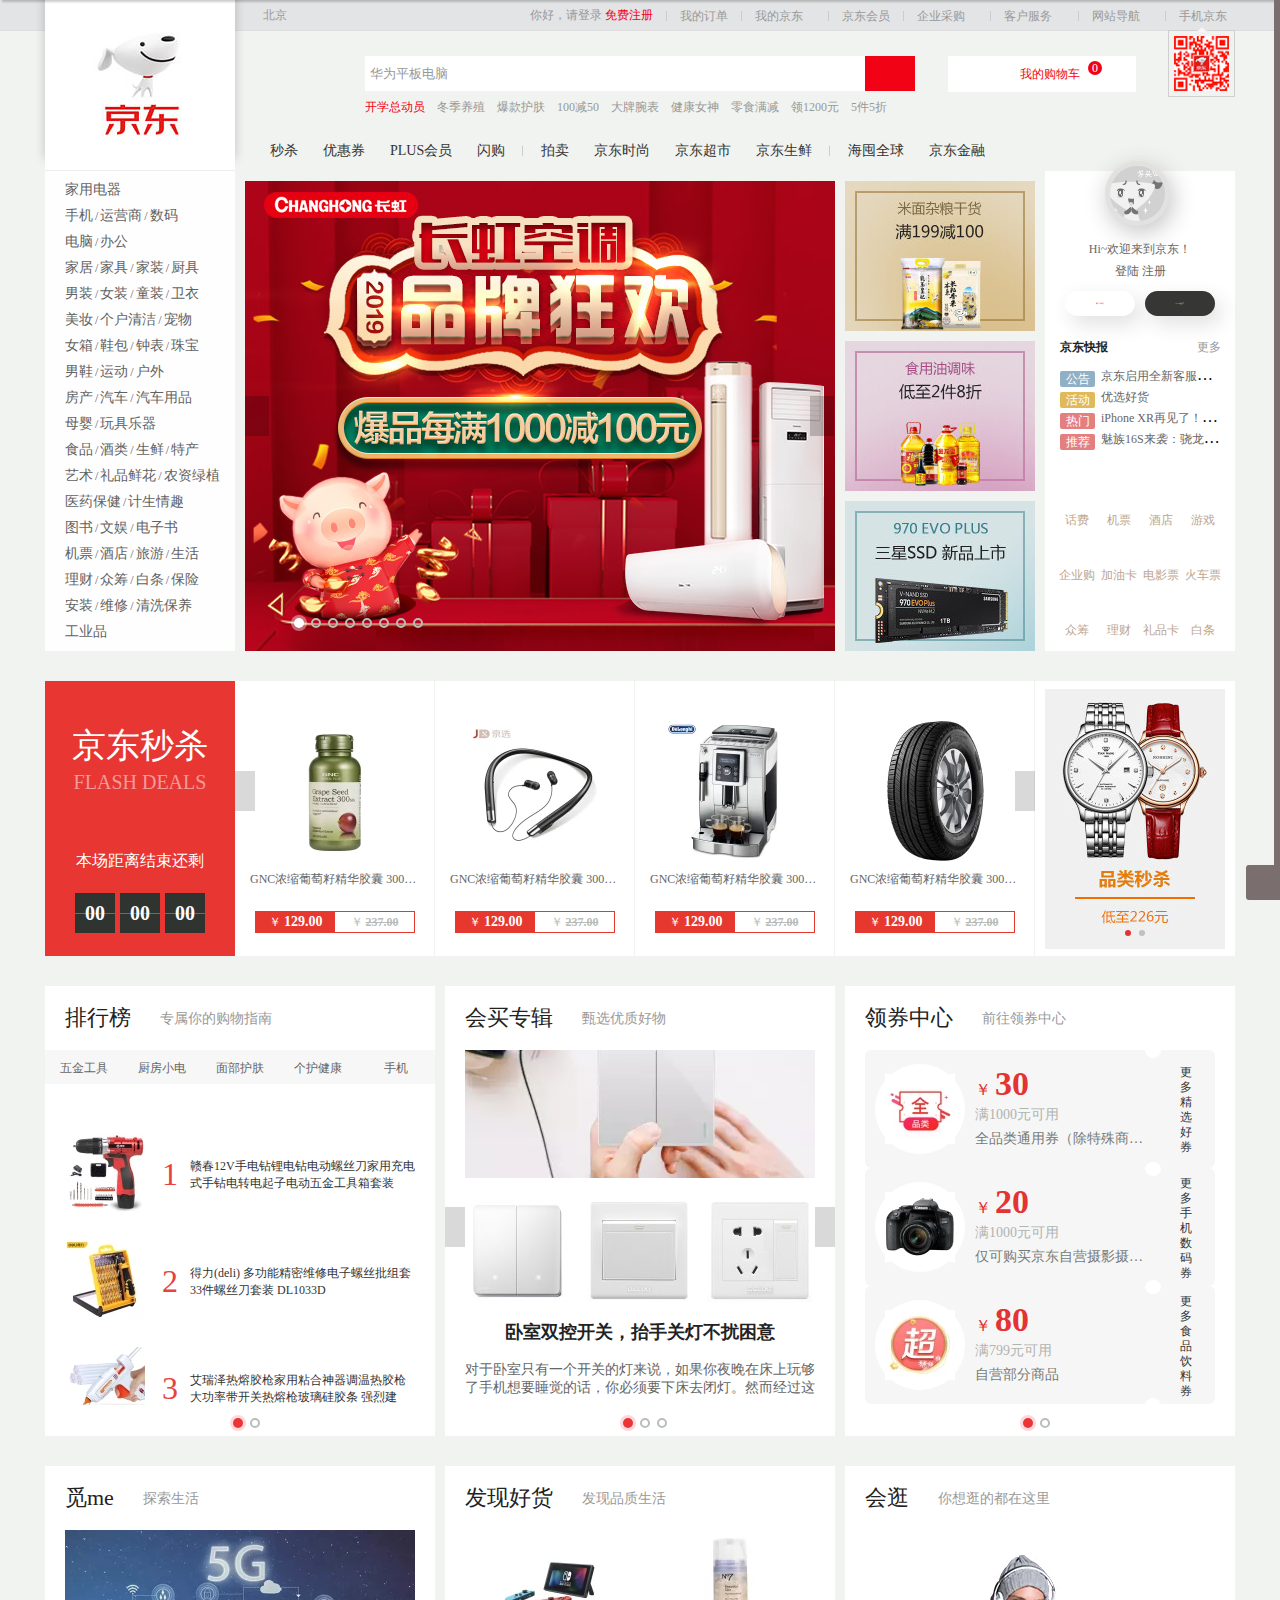
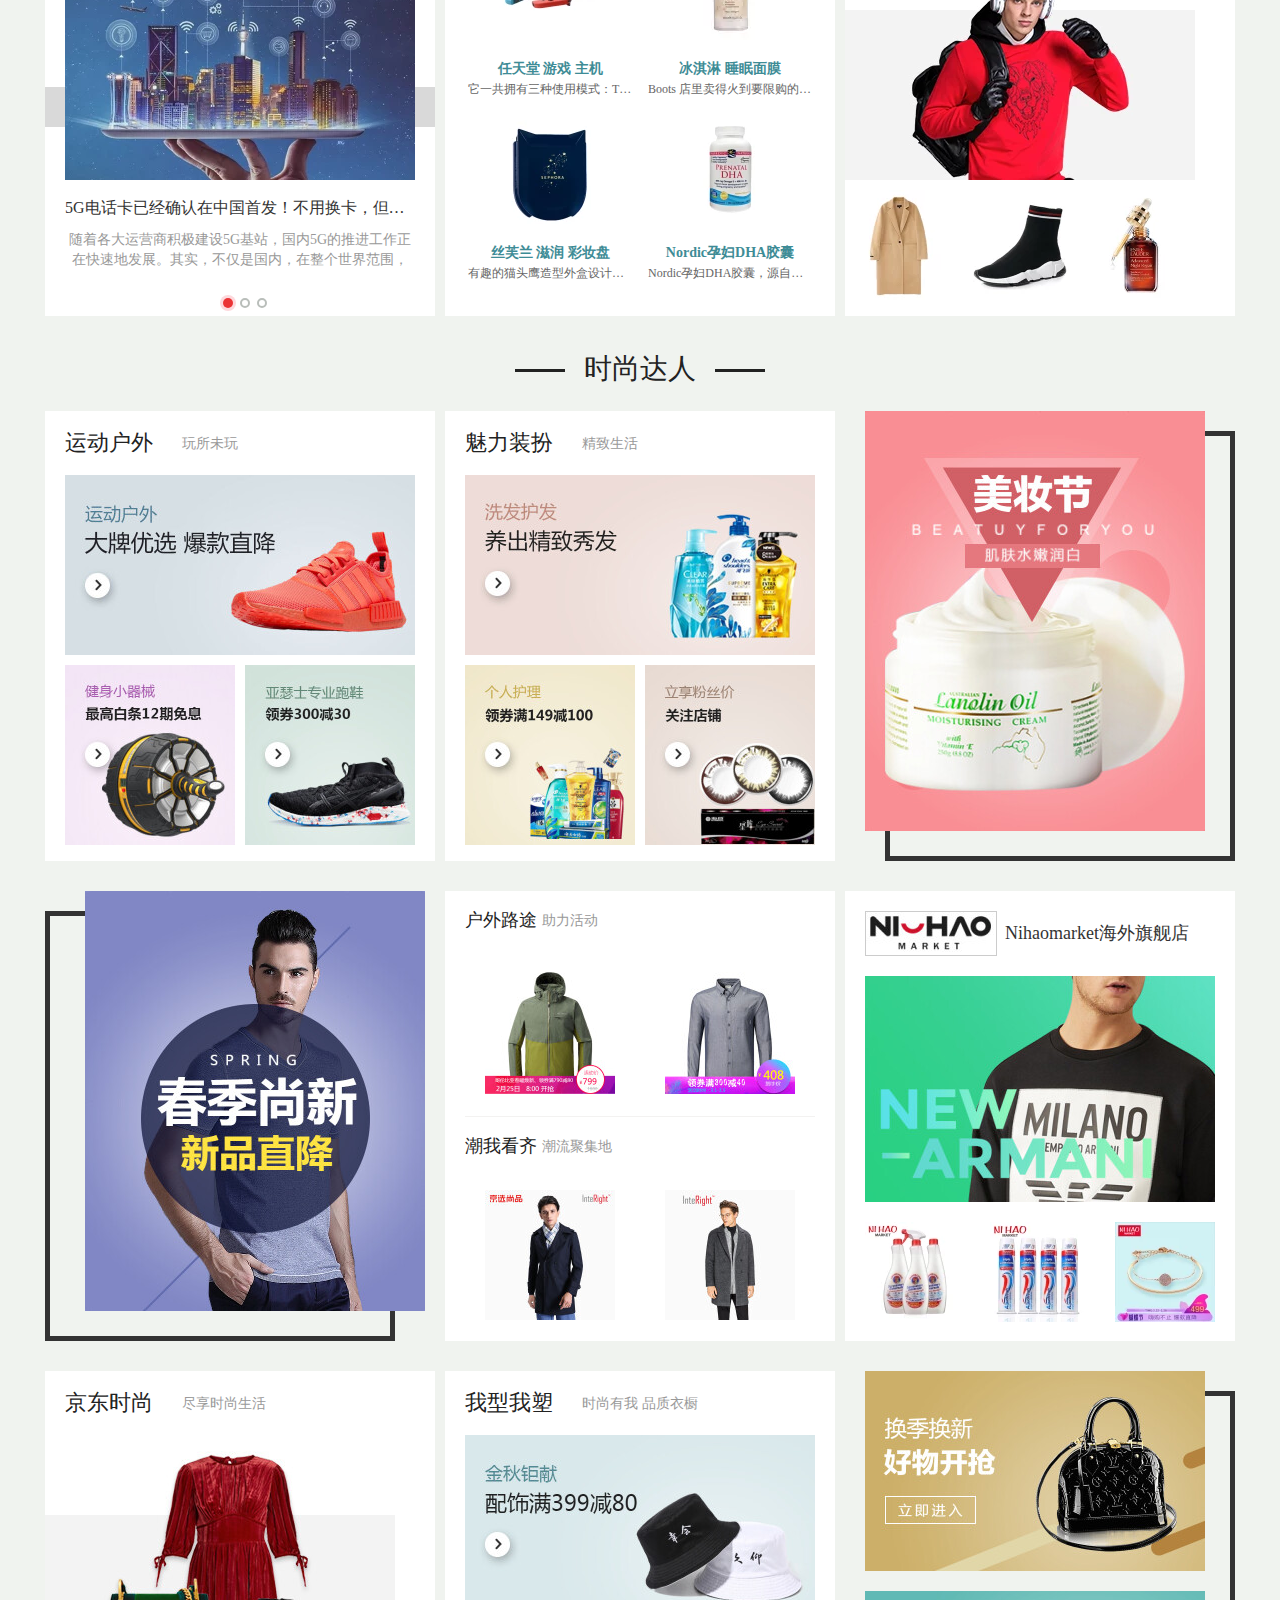
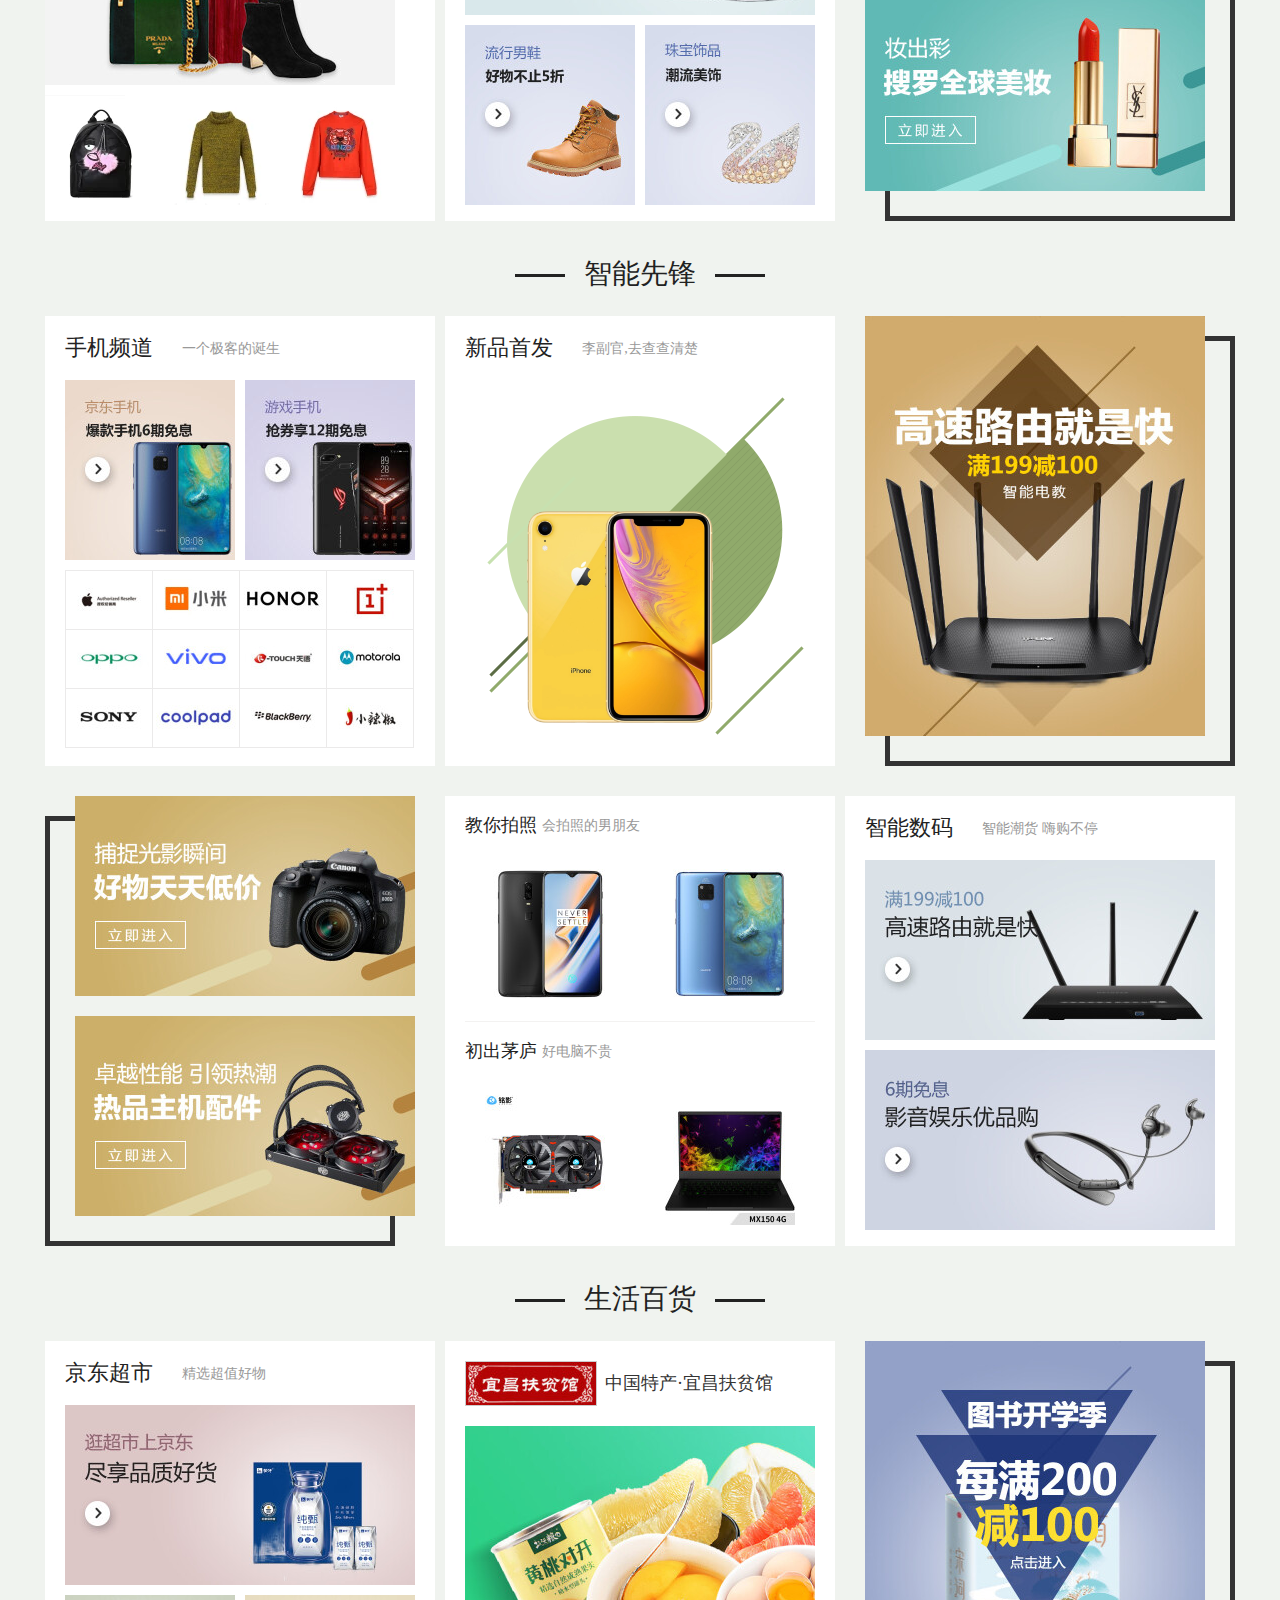
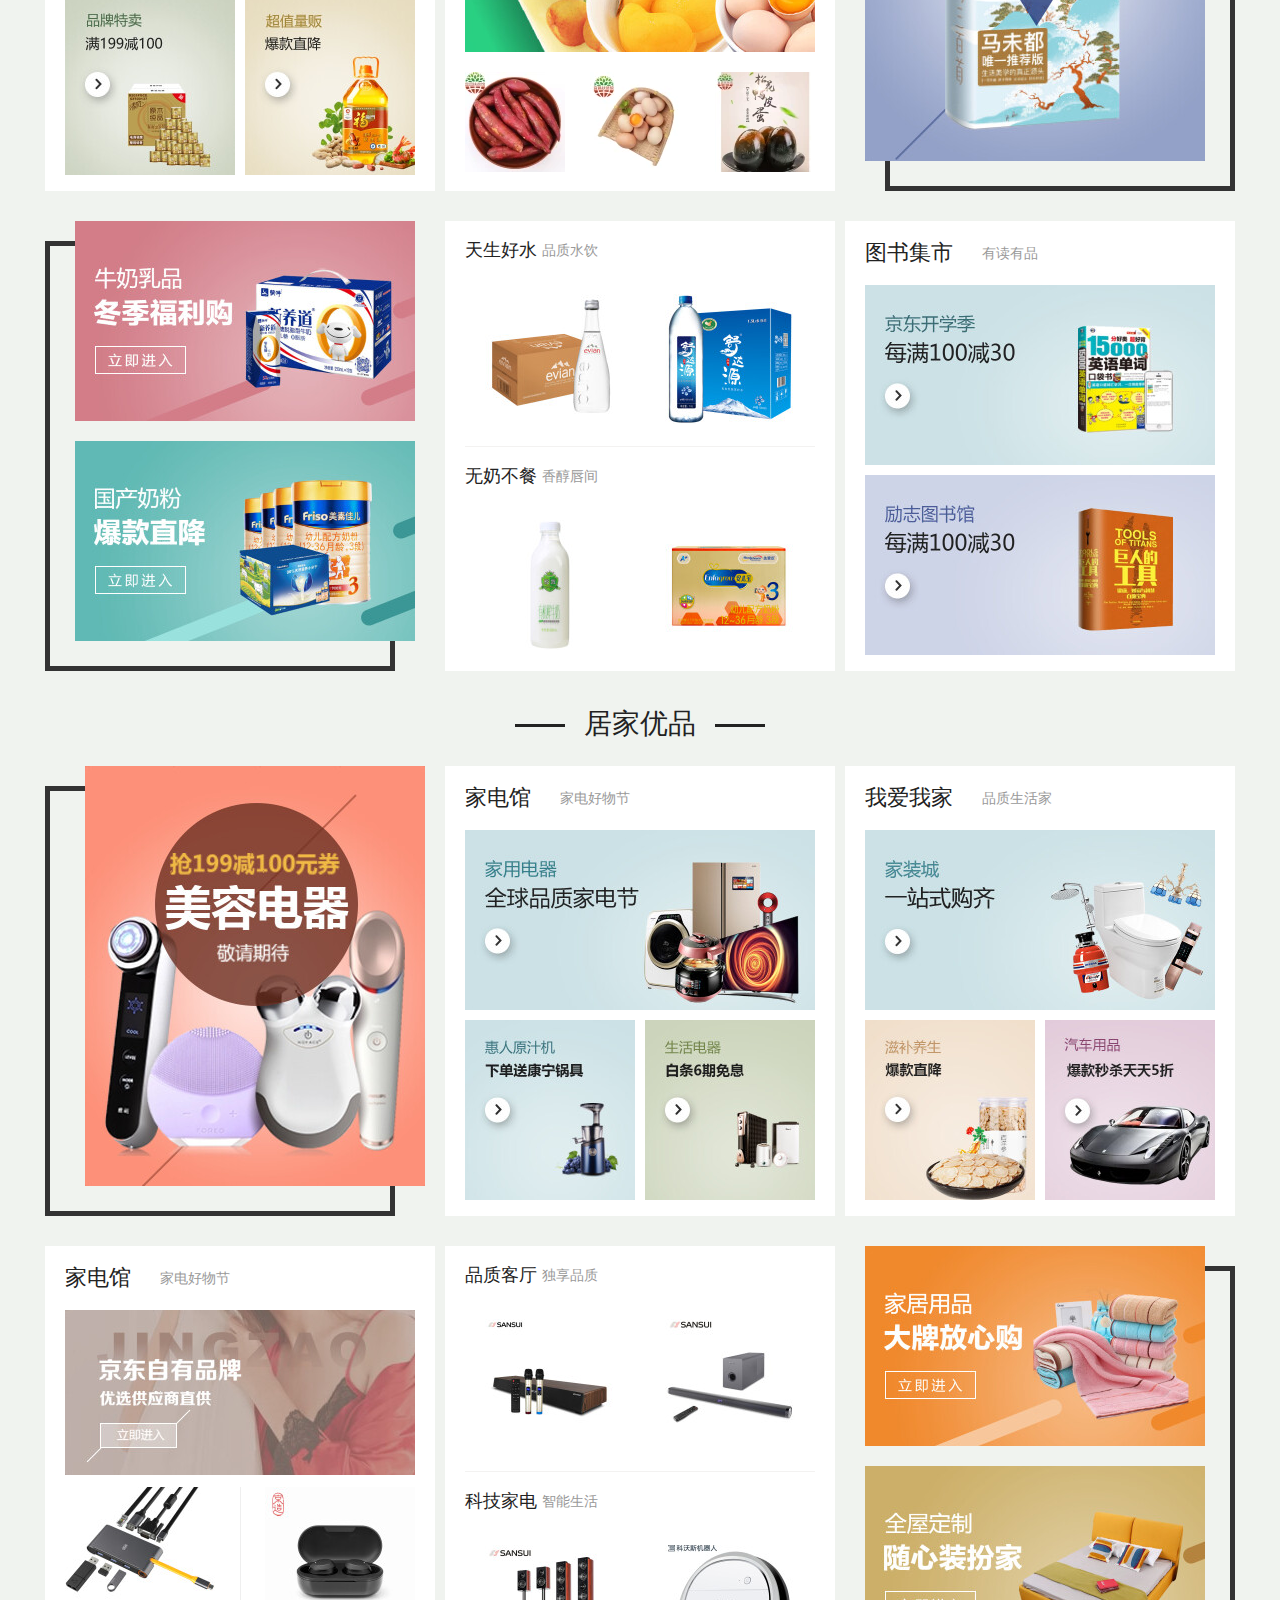
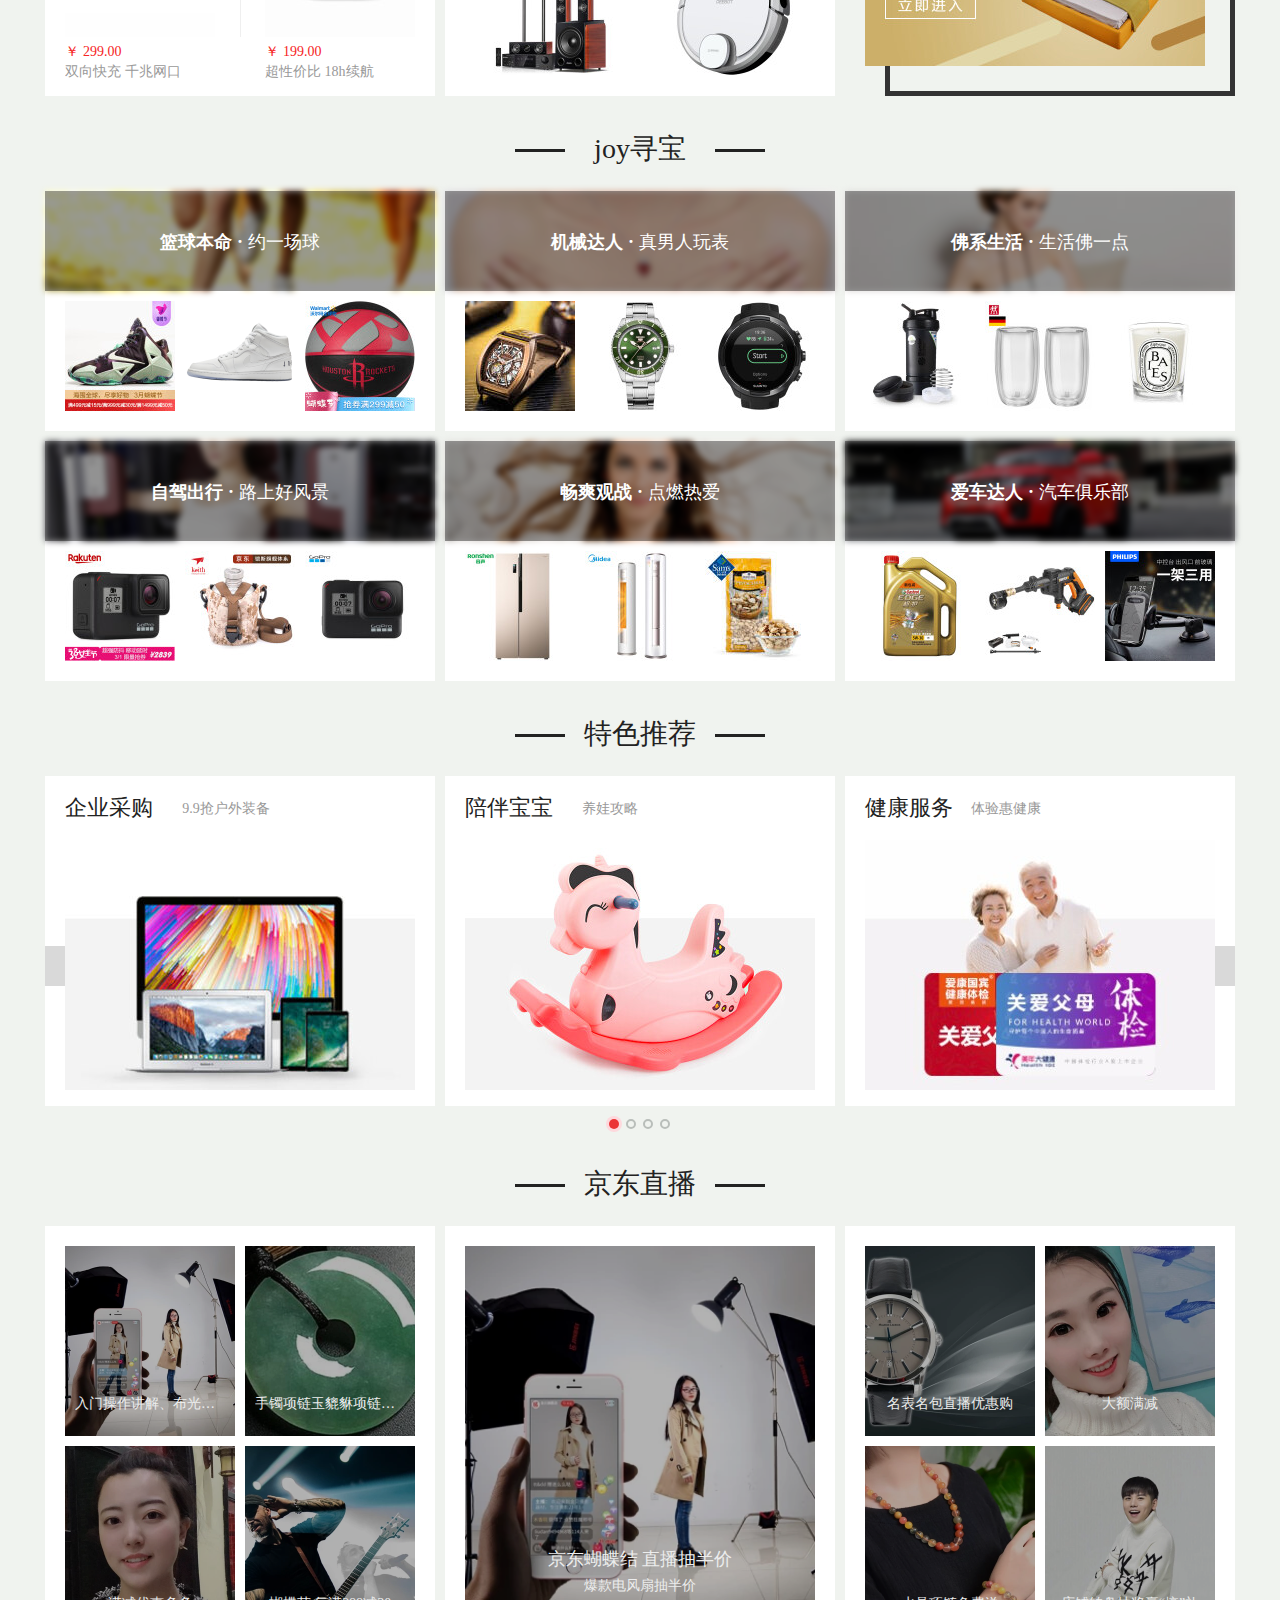
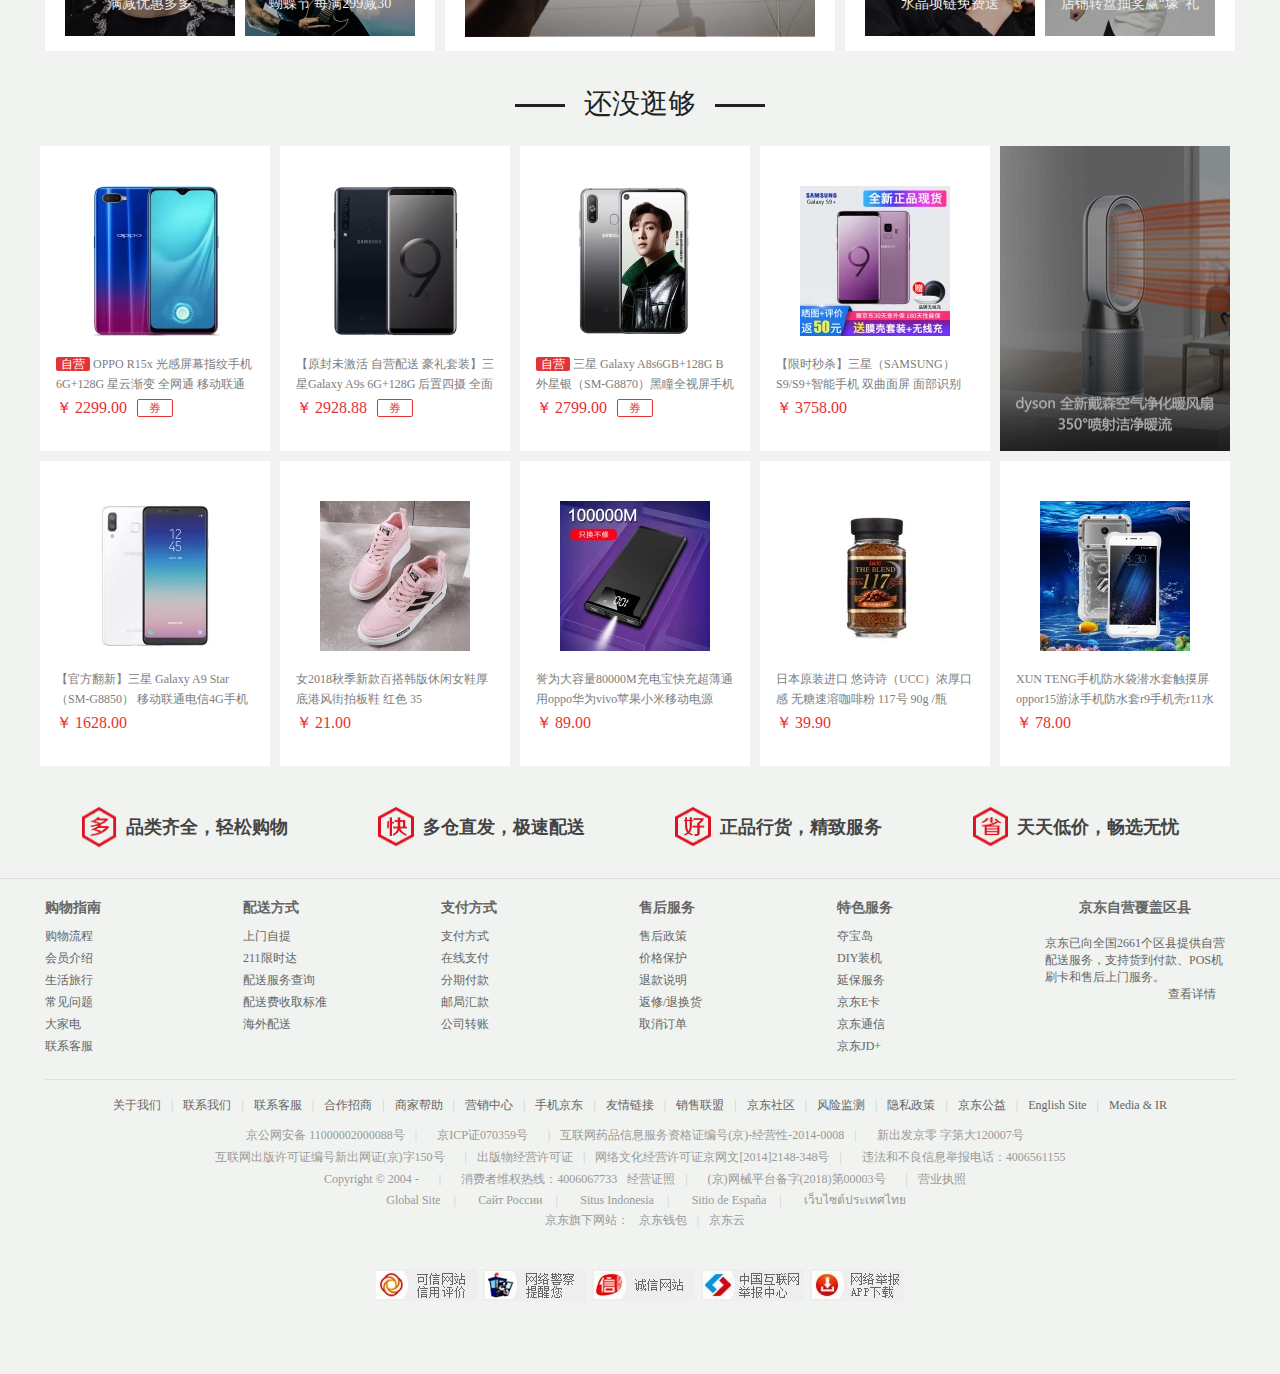
<file: JD/index.html>
<!DOCTYPE html>
<html>

<head>
	<meta charset="utf-8">
	<meta name="viewport" content="initial-scale=1.0, maximum-scale=1.0, user-scalable=no" />
	<title></title>
	<link rel="stylesheet" href="css/index.css">
	<script type="text/javascript">

		document.addEventListener('plusready', function () {
			//console.log("所有plus api都应该在此事件发生后调用，否则会出现plus is undefined。"

		});

	</script>
</head>

<body>
	<!-- 背景开始 -->
	<div class="background">
		<!-- 短头部开始 -->
		<div class="short_title">
			<div class="title_box">
				<ul class="left">
					<li class="left_box">
						<i class="iconfont">&#xe61e;</i>
						<span class="ui_text">北京</span>
					</li>
				</ul>
				<ul class="right">
					<li class="zhuce">
						<a href="">你好，请登录</a>
						<a href="" class="red">免费注册</a>
					</li>
					<li class="spacer"></li>
					<li class="short_an">
						<div class="dt">
							<a href="">我的订单</a>
						</div>
					</li>
					<li class="spacer"></li>
					<li class="short_an">
						<div class="dt">
							<a href="">我的京东</a>
							<i class="iconfont">&#xe65d;</i>
						</div>
						<div class="dt_lis">
							<div class="xxx">
								<div class="dt_dingd">
									<div class="itm">
										<a href="">待处理订单</a>
									</div>
									<div class="itm">
										<a href="">待处理订单</a>
									</div>
									<div class="itm">
										<a href="">待处理订单</a>
									</div>
								</div>
								<div class="dt_dingd">
									<div class="itm">
										<a href="">待处理订单</a>
									</div>
									<div class="itm">
										<a href="">待处理订单</a>
									</div>
									<div class="itm">
										<a href="">待处理订单</a>
									</div>
								</div>
							</div>
							<div class="xxxd">
								<div class="dt_dingd">
									<div class="itm">
										<a href="">待处理订单</a>
									</div>
									<div class="itm">
										<a href="">待处理订单</a>
									</div>
								</div>
								<div class="dt_dingd">
									<div class="itm">
										<a href="">待处理订单</a>
									</div>
									<div class="itm">
										<a href="">待处理订单</a>
									</div>
								</div>
							</div>
						</div>
					</li>
					<li class="spacer"></li>
					<li class="short_an">
						<div class="dt">
							<a href="">京东会员</a>
						</div>
					</li>
					<li class="spacer"></li>
					<li class="short_an">
						<div class="dt">
							<a href="">企业采购</a>
							<i class="iconfont">&#xe65d;</i>
						</div>
						<div class="ddd">
							<div class="itm">
								<a href="">企业购</a>
							</div>
							<div class="itm">
								<a href="">商用场景馆</a>
							</div>
							<div class="itm">
								<a href="">工业品</a>
							</div>
							<div class="itm">
								<a href="">礼品卡</a>
							</div>
						</div>
					</li>
					<li class="spacer"></li>
					<li class="short_an">
						<div class="dt">
							<a href="">客户服务</a>
							<i class="iconfont">&#xe65d;</i>
						</div>
						<div class="kkh">
							<div class="itm_tt">
								客户
							</div>
							<div class="itm">
								<a href="">帮助中心</a>
							</div>
							<div class="itm">
								<a href="">售后服务</a>
							</div>
							<div class="itm">
								<a href="">在线客服</a>
							</div>
							<div class="itm">
								<a href="">意见建议</a>
							</div>
							<div class="itm">
								<a href="">电话客服</a>
							</div>
							<div class="itm">
								<a href="">客服邮箱</a>
							</div>
							<div class="itm">
								<a href="">金融咨询</a>
							</div>
							<div class="itm">
								<a href="">全球售客服</a>
							</div>
							<div class="itm_tt">
								客户
							</div>
							<div class="itm">
								<a href="">帮助中心</a>
							</div>
							<div class="itm">
								<a href="">售后服务</a>
							</div>
							<div class="itm">
								<a href="">在线客服</a>
							</div>
							<div class="itm">
								<a href="">意见建议</a>
							</div>
							<div class="itm">
								<a href="">电话客服</a>
							</div>
							<div class="itm">
								<a href="">客服邮箱</a>
							</div>
						</div>
					</li>
					<li class="spacer"></li>
					<li class="short_an">
						<div class="dt">
							<a href="">网站导航</a>
							<i class="iconfont">&#xe65d;</i>
						</div>
						<div class="wangzhan">
							<dl class="for1">
								<dt>特色主题</dt>
								<dd>
									<div class="itm">
										<a href="">帮助中心</a>
									</div>
									<div class="itm">
										<a href="">售后服务</a>
									</div>
									<div class="itm">
										<a href="">在线客服</a>
									</div>
									<div class="itm">
										<a href="">帮助中心</a>
									</div>
									<div class="itm">
										<a href="">售后服务</a>
									</div>
									<div class="itm">
										<a href="">在线客服</a>
									</div>
									<div class="itm">
										<a href="">帮助中心</a>
									</div>
									<div class="itm">
										<a href="">售后服务</a>
									</div>
									<div class="itm">
										<a href="">在线客服</a>
									</div>
									<div class="itm">
										<a href="">帮助中心</a>
									</div>
									<div class="itm">
										<a href="">售后服务</a>
									</div>
									<div class="itm">
										<a href="">在线客服</a>
									</div>
									<div class="itm">
										<a href="">帮助中心</a>
									</div>
									<div class="itm">
										<a href="">售后服务</a>
									</div>
									<div class="itm">
										<a href="">在线客服</a>
									</div>
									<div class="itm">
										<a href="">帮助中心</a>
									</div>
									<div class="itm">
										<a href="">售后服务</a>
									</div>
									<div class="itm">
										<a href="">在线客服</a>
									</div>
									<div class="itm">
										<a href="">帮助中心</a>
									</div>
								</dd>
							</dl>
							<dl class="for2">
								<dt>行业频道</dt>
								<dd>
									<div class="itm">
										<a href="">在线客服</a>
									</div>
									<div class="itm">
										<a href="">帮助中心</a>
									</div>
									<div class="itm">
										<a href="">售后服务</a>
									</div>
									<div class="itm">
										<a href="">在线客服</a>
									</div>
									<div class="itm">
										<a href="">帮助中心</a>
									</div>
									<div class="itm">
										<a href="">售后服务</a>
									</div>
									<div class="itm">
										<a href="">在线客服</a>
									</div>
									<div class="itm">
										<a href="">帮助中心</a>
									</div>
									<div class="itm">
										<a href="">售后服务</a>
									</div>
									<div class="itm">
										<a href="">在线客服</a>
									</div>
									<div class="itm">
										<a href="">帮助中心</a>
									</div>
									<div class="itm">
										<a href="">售后服务</a>
									</div>
									<div class="itm">
										<a href="">在线客服</a>
									</div>
									<div class="itm">
										<a href="">帮助中心</a>
									</div>
								</dd>
							</dl>
							<dl class="for2">
								<dt>生活服务</dt>
								<dd>
									<div class="itm">
										<a href="">在线客服</a>
									</div>
									<div class="itm">
										<a href="">帮助中心</a>
									</div>
									<div class="itm">
										<a href="">售后服务</a>
									</div>
									<div class="itm">
										<a href="">在线客服</a>
									</div>
									<div class="itm">
										<a href="">帮助中心</a>
									</div>
									<div class="itm">
										<a href="">售后服务</a>
									</div>
									<div class="itm">
										<a href="">在线客服</a>
									</div>
									<div class="itm">
										<a href="">帮助中心</a>
									</div>
									<div class="itm">
										<a href="">售后服务</a>
									</div>
									<div class="itm">
										<a href="">在线客服</a>
									</div>
									<div class="itm">
										<a href="">帮助中心</a>
									</div>
									<div class="itm">
										<a href="">售后服务</a>
									</div>
									<div class="itm">
										<a href="">在线客服</a>
									</div>
									<div class="itm">
										<a href="">帮助中心</a>
									</div>
								</dd>
							</dl>
							<dl class="for2">
								<dt>更多精选</dt>
								<dd>
									<div class="itm">
										<a href="">售后服务</a>
									</div>
									<div class="itm">
										<a href="">售后服务</a>
									</div>
									<div class="itm">
										<a href="">售后服务</a>
									</div>
									<div class="itm">
										<a href="">售后服务</a>
									</div>
									<div class="itm">
										<a href="">在线客服</a>
									</div>
									<div class="itm">
										<a href="">帮助中心</a>
									</div>
									<div class="itm">
										<a href="">售后服务</a>
									</div>
									<div class="itm">
										<a href="">在线客服</a>
									</div>
									<div class="itm">
										<a href="">帮助中心</a>
									</div>
									<div class="itm">
										<a href="">售后服务</a>
									</div>
									<div class="itm">
										<a href="">在线客服</a>
									</div>
									<div class="itm">
										<a href="">帮助中心</a>
									</div>
								</dd>
							</dl>
						</div>
					</li>
					<li class="spacer"></li>
					<li class="short_an">

						<div class="dt">
							<a href="">手机京东</a>
						</div>
						<div class="erweiyiru">
							<div class="mobi">
								<div class="mobi_img">
									<img src="img/mobi1.png" alt="">
								</div>
								<div class="mo_in">
									<h5>
										<a href="">手机京东</a>
									</h5>
									<p>新人专享大礼包</p>
									<p class="img">
										<a href="" class="one"> </a>
										<a href="" class="two"></a>
										<a href="" class="three"></a>
									</p>
								</div>
							</div>
							<div class="mobi">
								<div class="mobi_img">
									<img src="img/er1.jpg" alt="">
								</div>
								<div class="mo_in">
									<h5>
										<a href="">关注京东微信</a>
									</h5>
									<p>
										微信扫一扫关注
										<br>
										新粉最高180元
										<br>
										惊喜礼包
									</p>

								</div>
							</div>
							<div class="mobi">
								<div class="mobi_img">
									<img src="img/er2.jpg" alt="">
								</div>
								<div class="mo_in">
									<h5>
										<a href="">京东金融客户端</a>
									</h5>
									<p>新人专享大礼包</p>
									<p class="img">
										<a href="" class="one"> </a>
										<a href="" class="two"></a>
									</p>
								</div>
							</div>
						</div>
					</li>
					<div class="erweima">
						<img src="img/erweiam.png" alt="">
					</div>

				</ul>
			</div>
		</div>
		<!-- 短头部结束 -->
		<!-- 搜索开始 -->
		<div class="header">
			<div class="header_box">
				<div class="logo">
					<img src="img/logo.png">
				</div>
				<div class="find">
					<div class="search">
						<input type="text" class="search_input" placeholder="华为平板电脑" />
						<span class="icon">
							<i class="iconfont">&#xe64d;</i>
						</span>
						<div class="button">
							<i class="iconfont">&#xe649;</i>
						</div>
					</div>
				</div>
				<div class="shopping_car">
					<div class="shopping_car_box">
						<i class="iconfont">&#xe602;</i>
						<a href="">我的购物车</a>
						<i class="o">0</i>
					</div>
					<div class="sp_carli">
						<div class="sp_vx">
							<div class="img_sp">
								<i></i>
								购物车中还没有商品，赶紧选购吧！

							</div>
						</div>
					</div>
				</div>
				<div class="hotwords">
					<a href="" class="red">开学总动员</a>
					<a href="">冬季养殖</a>
					<a href="">爆款护肤</a>
					<a href="">100减50</a>
					<a href="">大牌腕表</a>
					<a href="">健康女神</a>
					<a href="">零食满减</a>
					<a href="">领1200元</a>
					<a href="">5件5折</a>
				</div>
				<div class="choise">
					<ul class="group1">
						<li class="box">
							<a href="">秒杀</a>
						</li>
						<li class="box">
							<a href="">优惠券</a>
						</li>
						<li class="box">
							<a href="">PLUS会员</a>
						</li>
						<li class="box">
							<a href="">闪购</a>
						</li>
					</ul>
					<div class="span"></div>
					<ul class="group1">
						<li class="box">
							<a href="">拍卖</a>
						</li>
						<li class="box">
							<a href="">京东时尚</a>
						</li>
						<li class="box">
							<a href="">京东超市</a>
						</li>
						<li class="box">
							<a href="">京东生鲜</a>
						</li>
					</ul>
					<div class="span"></div>
					<ul class="group1">
						<li class="box">
							<a href="">海囤全球</a>
						</li>
						<li class="box">
							<a href="">京东金融</a>
						</li>
					</ul>
				</div>
			</div>
		</div>
		<!-- 搜索结束 -->
		<!-- 轮播开始 -->
		<div class="gg">
			<div class="gg_box">
				<ul class="left">
					<li class="xuanxiang">
						<a href="">家用电器</a>
						<div class="gg_lix_bb">
							<div class="gg_lix_bx">
								<div class="gg_black">
									<a href="">
										家电馆
										<i class="iconfont">&#xe63e;</i>
									</a>
									<a href="">
										乡镇专卖店
										<i class="iconfont">&#xe63e;</i>
									</a>
									<a href="">
										家电服务
										<i class="iconfont">&#xe63e;</i>
									</a>
									<a href="">
										企业采购
										<i class="iconfont">&#xe63e;</i>
									</a>
									<a href="">
										商用电器
										<i class="iconfont">&#xe63e;</i>
									</a>
								</div>
							</div>
							<div class="gglibbx">
								<dl class="gg1">
									<dt>
										<a href="">
											电视
											<i class="iconfont">&#xe63e;</i>
										</a>
									</dt>
									<dd>
										<a href="">超薄电视</a>
										<a href="">超薄电视</a>
										<a href="">超薄电视</a>
										<a href="">超薄电视</a>
										<a href="">超薄电视</a>
									</dd>
								</dl>
								<dl class="gg1">
									<dt>
										<a href="">
											电视
											<i class="iconfont">&#xe63e;</i>
										</a>
									</dt>
									<dd>
										<a href="">超薄电视</a>
										<a href="">超薄电视</a>
										<a href="">超薄电视</a>
										<a href="">超薄电视</a>
										<a href="">超薄电视</a>
									</dd>
								</dl>
								<dl class="gg1">
									<dt>
										<a href="">
											电视
											<i class="iconfont">&#xe63e;</i>
										</a>
									</dt>
									<dd>
										<a href="">超薄电视</a>
										<a href="">超薄电视</a>
										<a href="">超薄电视</a>
										<a href="">超薄电视</a>
										<a href="">超薄电视</a>
									</dd>
								</dl>
								<dl class="gg1">
									<dt>
										<a href="">
											电视
											<i class="iconfont">&#xe63e;</i>
										</a>
									</dt>
									<dd>
										<a href="">超薄电视</a>
										<a href="">超薄电视</a>
										<a href="">超薄电视</a>
										<a href="">超薄电视</a>
										<a href="">超薄电视</a>
									</dd>
								</dl>
								<dl class="gg1">
									<dt>
										<a href="">
											电视
											<i class="iconfont">&#xe63e;</i>
										</a>
									</dt>
									<dd>
										<a href="">超薄电视</a>
										<a href="">超薄电视</a>
										<a href="">超薄电视</a>
										<a href="">超薄电视</a>
										<a href="">超薄电视</a>
									</dd>
								</dl>
								<dl class="gg1">
									<dt>
										<a href="">
											电视
											<i class="iconfont">&#xe63e;</i>
										</a>
									</dt>
									<dd>
										<a href="">超薄电视</a>
										<a href="">超薄电视</a>
										<a href="">超薄电视</a>
										<a href="">超薄电视</a>
										<a href="">超薄电视</a>
									</dd>
								</dl>
								<dl class="gg1">
									<dt>
										<a href="">
											电视
											<i class="iconfont">&#xe63e;</i>
										</a>
									</dt>
									<dd>
										<a href="">超薄电视</a>
										<a href="">超薄电视</a>
										<a href="">超薄电视</a>
										<a href="">超薄电视</a>
										<a href="">超薄电视</a>
										<a href="">超薄电视</a>
										<a href="">超薄电视</a>
										<a href="">超薄电视</a>
										<a href="">超薄电视</a>
										<a href="">超薄电视</a>
										<a href="">超薄电视</a>
										<a href="">超薄电视</a>
										<a href="">超薄电视</a>
										<a href="">超薄电视</a>
										<a href="">超薄电视</a>
									</dd>
								</dl>
								<dl class="gg1">
									<dt>
										<a href="">
											电视
											<i class="iconfont">&#xe63e;</i>
										</a>
									</dt>
									<dd>
										<a href="">超薄电视</a>
										<a href="">超薄电视</a>
										<a href="">超薄电视</a>
										<a href="">超薄电视</a>
										<a href="">超薄电视</a>
										<a href="">超薄电视</a>
										<a href="">超薄电视</a>
										<a href="">超薄电视</a>
										<a href="">超薄电视</a>
										<a href="">超薄电视</a>
										<a href="">超薄电视</a>
										<a href="">超薄电视</a>
										<a href="">超薄电视</a>
										<a href="">超薄电视</a>
										<a href="">超薄电视</a>
									</dd>
								</dl>
								<dl class="gg1">
									<dt>
										<a href="">
											电视
											<i class="iconfont">&#xe63e;</i>
										</a>
									</dt>
									<dd>
										<a href="">超薄电视</a>
										<a href="">超薄电视</a>
										<a href="">超薄电视</a>
										<a href="">超薄电视</a>
										<a href="">超薄电视</a>
										<a href="">超薄电视</a>
										<a href="">超薄电视</a>
										<a href="">超薄电视</a>
										<a href="">超薄电视</a>
										<a href="">超薄电视</a>
										<a href="">超薄电视</a>
										<a href="">超薄电视</a>
										<a href="">超薄电视</a>
										<a href="">超薄电视</a>
										<a href="">超薄电视</a>
									</dd>
								</dl>
							</div>
							<dic class="ggimg">
								<div class="ggimg_box">
									<a href="">
										<img src="img/gg1.jpg" alt="">
									</a>
									<a href="">
										<img src="img/gg1.jpg" alt="">
									</a>
									<a href="">
										<img src="img/gg1.jpg" alt="">
									</a>
									<a href="">
										<img src="img/gg1.jpg" alt="">
									</a>
									<a href="">
										<img src="img/gg1.jpg" alt="">
									</a>
									<a href="">
										<img src="img/gg1.jpg" alt="">
									</a>
									<a href="">
										<img src="img/gg1.jpg" alt="">
									</a>
									<a href="">
										<img src="img/gg1.jpg" alt="">
									</a>
								</div>
								<div class="ggimg_box2">
									<a href="">
										<img src="img/gg2.jpg" alt="">
									</a>
									<a href="">
										<img src="img/gg2.jpg" alt="">
									</a>
								</div>
							</dic>
						</div>
					</li>
					<li class="xuanxiang">
						<a href="">手机</a>
						<span>/</span>
						<a href="">运营商</a>
						<span>/</span>
						<a href="">数码</a>
						<div class="gg_lix_bb">
							<div class="gg_lix_bx">
								<div class="gg_black">
									<a href="">
										玩3C
										<i class="iconfont">&#xe63e;</i>
									</a>
									<a href="">
										乡镇专卖店
										<i class="iconfont">&#xe63e;</i>
									</a>
									<a href="">
										家电服务
										<i class="iconfont">&#xe63e;</i>
									</a>
									<a href="">
										企业采购
										<i class="iconfont">&#xe63e;</i>
									</a>
									<a href="">
										商用电器
										<i class="iconfont">&#xe63e;</i>
									</a>
								</div>
							</div>
							<div class="gglibbx">
								<dl class="gg1">
									<dt>
										<a href="">
											电视
											<i class="iconfont">&#xe63e;</i>
										</a>
									</dt>
									<dd>
										<a href="">超薄电视</a>
										<a href="">超薄电视</a>
										<a href="">超薄电视</a>
										<a href="">超薄电视</a>
										<a href="">超薄电视</a>
									</dd>
								</dl>
								<dl class="gg1">
									<dt>
										<a href="">
											电视
											<i class="iconfont">&#xe63e;</i>
										</a>
									</dt>
									<dd>
										<a href="">超薄电视</a>
										<a href="">超薄电视</a>
										<a href="">超薄电视</a>
										<a href="">超薄电视</a>
										<a href="">超薄电视</a>
									</dd>
								</dl>
								<dl class="gg1">
									<dt>
										<a href="">
											电视
											<i class="iconfont">&#xe63e;</i>
										</a>
									</dt>
									<dd>
										<a href="">超薄电视</a>
										<a href="">超薄电视</a>
										<a href="">超薄电视</a>
										<a href="">超薄电视</a>
										<a href="">超薄电视</a>
									</dd>
								</dl>
								<dl class="gg1">
									<dt>
										<a href="">
											电视
											<i class="iconfont">&#xe63e;</i>
										</a>
									</dt>
									<dd>
										<a href="">超薄电视</a>
										<a href="">超薄电视</a>
										<a href="">超薄电视</a>
										<a href="">超薄电视</a>
										<a href="">超薄电视</a>
									</dd>
								</dl>
								<dl class="gg1">
									<dt>
										<a href="">
											电视
											<i class="iconfont">&#xe63e;</i>
										</a>
									</dt>
									<dd>
										<a href="">超薄电视</a>
										<a href="">超薄电视</a>
										<a href="">超薄电视</a>
										<a href="">超薄电视</a>
										<a href="">超薄电视</a>
									</dd>
								</dl>
								<dl class="gg1">
									<dt>
										<a href="">
											电视
											<i class="iconfont">&#xe63e;</i>
										</a>
									</dt>
									<dd>
										<a href="">超薄电视</a>
										<a href="">超薄电视</a>
										<a href="">超薄电视</a>
										<a href="">超薄电视</a>
										<a href="">超薄电视</a>
									</dd>
								</dl>
								<dl class="gg1">
									<dt>
										<a href="">
											电视
											<i class="iconfont">&#xe63e;</i>
										</a>
									</dt>
									<dd>
										<a href="">超薄电视</a>
										<a href="">超薄电视</a>
										<a href="">超薄电视</a>
										<a href="">超薄电视</a>
										<a href="">超薄电视</a>
										<a href="">超薄电视</a>
										<a href="">超薄电视</a>
										<a href="">超薄电视</a>
										<a href="">超薄电视</a>
										<a href="">超薄电视</a>
										<a href="">超薄电视</a>
										<a href="">超薄电视</a>
										<a href="">超薄电视</a>
										<a href="">超薄电视</a>
										<a href="">超薄电视</a>
									</dd>
								</dl>
								<dl class="gg1">
									<dt>
										<a href="">
											电视
											<i class="iconfont">&#xe63e;</i>
										</a>
									</dt>
									<dd>
										<a href="">超薄电视</a>
										<a href="">超薄电视</a>
										<a href="">超薄电视</a>
										<a href="">超薄电视</a>
										<a href="">超薄电视</a>
										<a href="">超薄电视</a>
										<a href="">超薄电视</a>
										<a href="">超薄电视</a>
										<a href="">超薄电视</a>
										<a href="">超薄电视</a>
										<a href="">超薄电视</a>
										<a href="">超薄电视</a>
										<a href="">超薄电视</a>
										<a href="">超薄电视</a>
										<a href="">超薄电视</a>
									</dd>
								</dl>
								<dl class="gg1">
									<dt>
										<a href="">
											电视
											<i class="iconfont">&#xe63e;</i>
										</a>
									</dt>
									<dd>
										<a href="">超薄电视</a>
										<a href="">超薄电视</a>
										<a href="">超薄电视</a>
										<a href="">超薄电视</a>
										<a href="">超薄电视</a>
										<a href="">超薄电视</a>
										<a href="">超薄电视</a>
										<a href="">超薄电视</a>
										<a href="">超薄电视</a>
										<a href="">超薄电视</a>
										<a href="">超薄电视</a>
										<a href="">超薄电视</a>
										<a href="">超薄电视</a>
										<a href="">超薄电视</a>
										<a href="">超薄电视</a>
									</dd>
								</dl>
							</div>
							<dic class="ggimg">
								<div class="ggimg_box">
									<a href="">
										<img src="img/gg1.jpg" alt="">
									</a>
									<a href="">
										<img src="img/gg1.jpg" alt="">
									</a>
									<a href="">
										<img src="img/gg1.jpg" alt="">
									</a>
									<a href="">
										<img src="img/gg1.jpg" alt="">
									</a>
									<a href="">
										<img src="img/gg1.jpg" alt="">
									</a>
									<a href="">
										<img src="img/gg1.jpg" alt="">
									</a>
									<a href="">
										<img src="img/gg1.jpg" alt="">
									</a>
									<a href="">
										<img src="img/gg1.jpg" alt="">
									</a>
								</div>
								<div class="ggimg_box2">
									<a href="">
										<img src="img/gg2.jpg" alt="">
									</a>
									<a href="">
										<img src="img/gg2.jpg" alt="">
									</a>
								</div>
							</dic>
						</div>
					</li>
					<li class="xuanxiang">
						<a href="">电脑</a>
						<span>/</span>
						<a href="">办公</a>
						<div class="gg_lix_bb">
							<div class="gg_lix_bx">
								<div class="gg_black">
									<a href="">
										玩3C
										<i class="iconfont">&#xe63e;</i>
									</a>
									<a href="">
										本周热卖
										<i class="iconfont">&#xe63e;</i>
									</a>
									<a href="">
										家电服务
										<i class="iconfont">&#xe63e;</i>
									</a>
									<a href="">
										企业采购
										<i class="iconfont">&#xe63e;</i>
									</a>
									<a href="">
										商用电器
										<i class="iconfont">&#xe63e;</i>
									</a>
								</div>
							</div>
							<div class="gglibbx">
								<dl class="gg1">
									<dt>
										<a href="">
											电视
											<i class="iconfont">&#xe63e;</i>
										</a>
									</dt>
									<dd>
										<a href="">超薄电视</a>
										<a href="">超薄电视</a>
										<a href="">超薄电视</a>
										<a href="">超薄电视</a>
										<a href="">超薄电视</a>
									</dd>
								</dl>
								<dl class="gg1">
									<dt>
										<a href="">
											电视
											<i class="iconfont">&#xe63e;</i>
										</a>
									</dt>
									<dd>
										<a href="">超薄电视</a>
										<a href="">超薄电视</a>
										<a href="">超薄电视</a>
										<a href="">超薄电视</a>
										<a href="">超薄电视</a>
									</dd>
								</dl>
								<dl class="gg1">
									<dt>
										<a href="">
											电视
											<i class="iconfont">&#xe63e;</i>
										</a>
									</dt>
									<dd>
										<a href="">超薄电视</a>
										<a href="">超薄电视</a>
										<a href="">超薄电视</a>
										<a href="">超薄电视</a>
										<a href="">超薄电视</a>
									</dd>
								</dl>
								<dl class="gg1">
									<dt>
										<a href="">
											电视
											<i class="iconfont">&#xe63e;</i>
										</a>
									</dt>
									<dd>
										<a href="">超薄电视</a>
										<a href="">超薄电视</a>
										<a href="">超薄电视</a>
										<a href="">超薄电视</a>
										<a href="">超薄电视</a>
									</dd>
								</dl>
								<dl class="gg1">
									<dt>
										<a href="">
											电视
											<i class="iconfont">&#xe63e;</i>
										</a>
									</dt>
									<dd>
										<a href="">超薄电视</a>
										<a href="">超薄电视</a>
										<a href="">超薄电视</a>
										<a href="">超薄电视</a>
										<a href="">超薄电视</a>
									</dd>
								</dl>
								<dl class="gg1">
									<dt>
										<a href="">
											电视
											<i class="iconfont">&#xe63e;</i>
										</a>
									</dt>
									<dd>
										<a href="">超薄电视</a>
										<a href="">超薄电视</a>
										<a href="">超薄电视</a>
										<a href="">超薄电视</a>
										<a href="">超薄电视</a>
									</dd>
								</dl>
								<dl class="gg1">
									<dt>
										<a href="">
											电视
											<i class="iconfont">&#xe63e;</i>
										</a>
									</dt>
									<dd>
										<a href="">超薄电视</a>
										<a href="">超薄电视</a>
										<a href="">超薄电视</a>
										<a href="">超薄电视</a>
										<a href="">超薄电视</a>
										<a href="">超薄电视</a>
										<a href="">超薄电视</a>
										<a href="">超薄电视</a>
										<a href="">超薄电视</a>
										<a href="">超薄电视</a>
										<a href="">超薄电视</a>
										<a href="">超薄电视</a>
										<a href="">超薄电视</a>
										<a href="">超薄电视</a>
										<a href="">超薄电视</a>
									</dd>
								</dl>
								<dl class="gg1">
									<dt>
										<a href="">
											电视
											<i class="iconfont">&#xe63e;</i>
										</a>
									</dt>
									<dd>
										<a href="">超薄电视</a>
										<a href="">超薄电视</a>
										<a href="">超薄电视</a>
										<a href="">超薄电视</a>
										<a href="">超薄电视</a>
										<a href="">超薄电视</a>
										<a href="">超薄电视</a>
										<a href="">超薄电视</a>
										<a href="">超薄电视</a>
										<a href="">超薄电视</a>
										<a href="">超薄电视</a>
										<a href="">超薄电视</a>
										<a href="">超薄电视</a>
										<a href="">超薄电视</a>
										<a href="">超薄电视</a>
									</dd>
								</dl>
								<dl class="gg1">
									<dt>
										<a href="">
											电视
											<i class="iconfont">&#xe63e;</i>
										</a>
									</dt>
									<dd>
										<a href="">超薄电视</a>
										<a href="">超薄电视</a>
										<a href="">超薄电视</a>
										<a href="">超薄电视</a>
										<a href="">超薄电视</a>
										<a href="">超薄电视</a>
										<a href="">超薄电视</a>
										<a href="">超薄电视</a>
										<a href="">超薄电视</a>
										<a href="">超薄电视</a>
										<a href="">超薄电视</a>
										<a href="">超薄电视</a>
										<a href="">超薄电视</a>
										<a href="">超薄电视</a>
										<a href="">超薄电视</a>
									</dd>
								</dl>
							</div>
							<dic class="ggimg">
								<div class="ggimg_box">
									<a href="">
										<img src="img/gg1.jpg" alt="">
									</a>
									<a href="">
										<img src="img/gg1.jpg" alt="">
									</a>
									<a href="">
										<img src="img/gg1.jpg" alt="">
									</a>
									<a href="">
										<img src="img/gg1.jpg" alt="">
									</a>
									<a href="">
										<img src="img/gg1.jpg" alt="">
									</a>
									<a href="">
										<img src="img/gg1.jpg" alt="">
									</a>
									<a href="">
										<img src="img/gg1.jpg" alt="">
									</a>
									<a href="">
										<img src="img/gg1.jpg" alt="">
									</a>
								</div>
								<div class="ggimg_box2">
									<a href="">
										<img src="img/gg2.jpg" alt="">
									</a>
									<a href="">
										<img src="img/gg2.jpg" alt="">
									</a>
								</div>
							</dic>
						</div>
					</li>
					<li class="xuanxiang">
						<a href="">家居</a>
						<span>/</span>
						<a href="">家具</a>
						<span>/</span>
						<a href="">家装</a>
						<span>/</span>
						<a href="">厨具</a>
						<div class="gg_lix_bb">
							<div class="gg_lix_bx">
								<div class="gg_black">
									<a href="">
										家装城
										<i class="iconfont">&#xe63e;</i>
									</a>
									<a href="">
										乡镇专卖店
										<i class="iconfont">&#xe63e;</i>
									</a>
									<a href="">
										家电服务
										<i class="iconfont">&#xe63e;</i>
									</a>
									<a href="">
										企业采购
										<i class="iconfont">&#xe63e;</i>
									</a>
									<a href="">
										商用电器
										<i class="iconfont">&#xe63e;</i>
									</a>
								</div>
							</div>
							<div class="gglibbx">
								<dl class="gg1">
									<dt>
										<a href="">
											电视
											<i class="iconfont">&#xe63e;</i>
										</a>
									</dt>
									<dd>
										<a href="">超薄电视</a>
										<a href="">超薄电视</a>
										<a href="">超薄电视</a>
										<a href="">超薄电视</a>
										<a href="">超薄电视</a>
									</dd>
								</dl>
								<dl class="gg1">
									<dt>
										<a href="">
											电视
											<i class="iconfont">&#xe63e;</i>
										</a>
									</dt>
									<dd>
										<a href="">超薄电视</a>
										<a href="">超薄电视</a>
										<a href="">超薄电视</a>
										<a href="">超薄电视</a>
										<a href="">超薄电视</a>
									</dd>
								</dl>
								<dl class="gg1">
									<dt>
										<a href="">
											电视
											<i class="iconfont">&#xe63e;</i>
										</a>
									</dt>
									<dd>
										<a href="">超薄电视</a>
										<a href="">超薄电视</a>
										<a href="">超薄电视</a>
										<a href="">超薄电视</a>
										<a href="">超薄电视</a>
									</dd>
								</dl>
								<dl class="gg1">
									<dt>
										<a href="">
											电视
											<i class="iconfont">&#xe63e;</i>
										</a>
									</dt>
									<dd>
										<a href="">超薄电视</a>
										<a href="">超薄电视</a>
										<a href="">超薄电视</a>
										<a href="">超薄电视</a>
										<a href="">超薄电视</a>
									</dd>
								</dl>
								<dl class="gg1">
									<dt>
										<a href="">
											电视
											<i class="iconfont">&#xe63e;</i>
										</a>
									</dt>
									<dd>
										<a href="">超薄电视</a>
										<a href="">超薄电视</a>
										<a href="">超薄电视</a>
										<a href="">超薄电视</a>
										<a href="">超薄电视</a>
									</dd>
								</dl>
								<dl class="gg1">
									<dt>
										<a href="">
											电视
											<i class="iconfont">&#xe63e;</i>
										</a>
									</dt>
									<dd>
										<a href="">超薄电视</a>
										<a href="">超薄电视</a>
										<a href="">超薄电视</a>
										<a href="">超薄电视</a>
										<a href="">超薄电视</a>
									</dd>
								</dl>
								<dl class="gg1">
									<dt>
										<a href="">
											电视
											<i class="iconfont">&#xe63e;</i>
										</a>
									</dt>
									<dd>
										<a href="">超薄电视</a>
										<a href="">超薄电视</a>
										<a href="">超薄电视</a>
										<a href="">超薄电视</a>
										<a href="">超薄电视</a>
										<a href="">超薄电视</a>
										<a href="">超薄电视</a>
										<a href="">超薄电视</a>
										<a href="">超薄电视</a>
										<a href="">超薄电视</a>
										<a href="">超薄电视</a>
										<a href="">超薄电视</a>
										<a href="">超薄电视</a>
										<a href="">超薄电视</a>
										<a href="">超薄电视</a>
									</dd>
								</dl>
								<dl class="gg1">
									<dt>
										<a href="">
											电视
											<i class="iconfont">&#xe63e;</i>
										</a>
									</dt>
									<dd>
										<a href="">超薄电视</a>
										<a href="">超薄电视</a>
										<a href="">超薄电视</a>
										<a href="">超薄电视</a>
										<a href="">超薄电视</a>
										<a href="">超薄电视</a>
										<a href="">超薄电视</a>
										<a href="">超薄电视</a>
										<a href="">超薄电视</a>
										<a href="">超薄电视</a>
										<a href="">超薄电视</a>
										<a href="">超薄电视</a>
										<a href="">超薄电视</a>
										<a href="">超薄电视</a>
										<a href="">超薄电视</a>
									</dd>
								</dl>
								<dl class="gg1">
									<dt>
										<a href="">
											电视
											<i class="iconfont">&#xe63e;</i>
										</a>
									</dt>
									<dd>
										<a href="">超薄电视</a>
										<a href="">超薄电视</a>
										<a href="">超薄电视</a>
										<a href="">超薄电视</a>
										<a href="">超薄电视</a>
										<a href="">超薄电视</a>
										<a href="">超薄电视</a>
										<a href="">超薄电视</a>
										<a href="">超薄电视</a>
										<a href="">超薄电视</a>
										<a href="">超薄电视</a>
										<a href="">超薄电视</a>
										<a href="">超薄电视</a>
										<a href="">超薄电视</a>
										<a href="">超薄电视</a>
									</dd>
								</dl>
							</div>
							<dic class="ggimg">
								<div class="ggimg_box">
									<a href="">
										<img src="img/gg1.jpg" alt="">
									</a>
									<a href="">
										<img src="img/gg1.jpg" alt="">
									</a>
									<a href="">
										<img src="img/gg1.jpg" alt="">
									</a>
									<a href="">
										<img src="img/gg1.jpg" alt="">
									</a>
									<a href="">
										<img src="img/gg1.jpg" alt="">
									</a>
									<a href="">
										<img src="img/gg1.jpg" alt="">
									</a>
									<a href="">
										<img src="img/gg1.jpg" alt="">
									</a>
									<a href="">
										<img src="img/gg1.jpg" alt="">
									</a>
								</div>
								<div class="ggimg_box2">
									<a href="">
										<img src="img/gg2.jpg" alt="">
									</a>
									<a href="">
										<img src="img/gg2.jpg" alt="">
									</a>
								</div>
							</dic>
						</div>
					</li>
					<li class="xuanxiang">
						<a href="">男装</a>
						<span>/</span>
						<a href="">女装</a>
						<span>/</span>
						<a href="">童装</a>
						<span>/</span>
						<a href="">卫衣</a>
						<div class="gg_lix_bb">
							<div class="gg_lix_bx">
								<div class="gg_black">
									<a href="">
										男装
										<i class="iconfont">&#xe63e;</i>
									</a>
									<a href="">
										乡镇专卖店
										<i class="iconfont">&#xe63e;</i>
									</a>
									<a href="">
										家电服务
										<i class="iconfont">&#xe63e;</i>
									</a>
									<a href="">
										企业采购
										<i class="iconfont">&#xe63e;</i>
									</a>
									<a href="">
										商用电器
										<i class="iconfont">&#xe63e;</i>
									</a>
								</div>
							</div>
							<div class="gglibbx">
								<dl class="gg1">
									<dt>
										<a href="">
											电视
											<i class="iconfont">&#xe63e;</i>
										</a>
									</dt>
									<dd>
										<a href="">超薄电视</a>
										<a href="">超薄电视</a>
										<a href="">超薄电视</a>
										<a href="">超薄电视</a>
										<a href="">超薄电视</a>
									</dd>
								</dl>
								<dl class="gg1">
									<dt>
										<a href="">
											电视
											<i class="iconfont">&#xe63e;</i>
										</a>
									</dt>
									<dd>
										<a href="">超薄电视</a>
										<a href="">超薄电视</a>
										<a href="">超薄电视</a>
										<a href="">超薄电视</a>
										<a href="">超薄电视</a>
									</dd>
								</dl>
								<dl class="gg1">
									<dt>
										<a href="">
											电视
											<i class="iconfont">&#xe63e;</i>
										</a>
									</dt>
									<dd>
										<a href="">超薄电视</a>
										<a href="">超薄电视</a>
										<a href="">超薄电视</a>
										<a href="">超薄电视</a>
										<a href="">超薄电视</a>
									</dd>
								</dl>
								<dl class="gg1">
									<dt>
										<a href="">
											电视
											<i class="iconfont">&#xe63e;</i>
										</a>
									</dt>
									<dd>
										<a href="">超薄电视</a>
										<a href="">超薄电视</a>
										<a href="">超薄电视</a>
										<a href="">超薄电视</a>
										<a href="">超薄电视</a>
									</dd>
								</dl>
								<dl class="gg1">
									<dt>
										<a href="">
											电视
											<i class="iconfont">&#xe63e;</i>
										</a>
									</dt>
									<dd>
										<a href="">超薄电视</a>
										<a href="">超薄电视</a>
										<a href="">超薄电视</a>
										<a href="">超薄电视</a>
										<a href="">超薄电视</a>
									</dd>
								</dl>
								<dl class="gg1">
									<dt>
										<a href="">
											电视
											<i class="iconfont">&#xe63e;</i>
										</a>
									</dt>
									<dd>
										<a href="">超薄电视</a>
										<a href="">超薄电视</a>
										<a href="">超薄电视</a>
										<a href="">超薄电视</a>
										<a href="">超薄电视</a>
									</dd>
								</dl>
								<dl class="gg1">
									<dt>
										<a href="">
											电视
											<i class="iconfont">&#xe63e;</i>
										</a>
									</dt>
									<dd>
										<a href="">超薄电视</a>
										<a href="">超薄电视</a>
										<a href="">超薄电视</a>
										<a href="">超薄电视</a>
										<a href="">超薄电视</a>
										<a href="">超薄电视</a>
										<a href="">超薄电视</a>
										<a href="">超薄电视</a>
										<a href="">超薄电视</a>
										<a href="">超薄电视</a>
										<a href="">超薄电视</a>
										<a href="">超薄电视</a>
										<a href="">超薄电视</a>
										<a href="">超薄电视</a>
										<a href="">超薄电视</a>
									</dd>
								</dl>
								<dl class="gg1">
									<dt>
										<a href="">
											电视
											<i class="iconfont">&#xe63e;</i>
										</a>
									</dt>
									<dd>
										<a href="">超薄电视</a>
										<a href="">超薄电视</a>
										<a href="">超薄电视</a>
										<a href="">超薄电视</a>
										<a href="">超薄电视</a>
										<a href="">超薄电视</a>
										<a href="">超薄电视</a>
										<a href="">超薄电视</a>
										<a href="">超薄电视</a>
										<a href="">超薄电视</a>
										<a href="">超薄电视</a>
										<a href="">超薄电视</a>
										<a href="">超薄电视</a>
										<a href="">超薄电视</a>
										<a href="">超薄电视</a>
									</dd>
								</dl>
								<dl class="gg1">
									<dt>
										<a href="">
											电视
											<i class="iconfont">&#xe63e;</i>
										</a>
									</dt>
									<dd>
										<a href="">超薄电视</a>
										<a href="">超薄电视</a>
										<a href="">超薄电视</a>
										<a href="">超薄电视</a>
										<a href="">超薄电视</a>
										<a href="">超薄电视</a>
										<a href="">超薄电视</a>
										<a href="">超薄电视</a>
										<a href="">超薄电视</a>
										<a href="">超薄电视</a>
										<a href="">超薄电视</a>
										<a href="">超薄电视</a>
										<a href="">超薄电视</a>
										<a href="">超薄电视</a>
										<a href="">超薄电视</a>
									</dd>
								</dl>
							</div>
							<dic class="ggimg">
								<div class="ggimg_box">
									<a href="">
										<img src="img/gg1.jpg" alt="">
									</a>
									<a href="">
										<img src="img/gg1.jpg" alt="">
									</a>
									<a href="">
										<img src="img/gg1.jpg" alt="">
									</a>
									<a href="">
										<img src="img/gg1.jpg" alt="">
									</a>
									<a href="">
										<img src="img/gg1.jpg" alt="">
									</a>
									<a href="">
										<img src="img/gg1.jpg" alt="">
									</a>
									<a href="">
										<img src="img/gg1.jpg" alt="">
									</a>
									<a href="">
										<img src="img/gg1.jpg" alt="">
									</a>
								</div>
								<div class="ggimg_box2">
									<a href="">
										<img src="img/gg2.jpg" alt="">
									</a>
									<a href="">
										<img src="img/gg2.jpg" alt="">
									</a>
								</div>
							</dic>
						</div>
					</li>
					<li class="xuanxiang">
						<a href="">美妆</a>
						<span>/</span>
						<a href="">个户清洁</a>
						<span>/</span>
						<a href="">宠物</a>
						<div class="gg_lix_bb">
							<div class="gg_lix_bx">
								<div class="gg_black">
									<a href="">
										清洁用品
										<i class="iconfont">&#xe63e;</i>
									</a>
									<a href="">
										乡镇专卖店
										<i class="iconfont">&#xe63e;</i>
									</a>
									<a href="">
										家电服务
										<i class="iconfont">&#xe63e;</i>
									</a>
									<a href="">
										企业采购
										<i class="iconfont">&#xe63e;</i>
									</a>
									<a href="">
										商用电器
										<i class="iconfont">&#xe63e;</i>
									</a>
								</div>
							</div>
							<div class="gglibbx">
								<dl class="gg1">
									<dt>
										<a href="">
											电视
											<i class="iconfont">&#xe63e;</i>
										</a>
									</dt>
									<dd>
										<a href="">超薄电视</a>
										<a href="">超薄电视</a>
										<a href="">超薄电视</a>
										<a href="">超薄电视</a>
										<a href="">超薄电视</a>
									</dd>
								</dl>
								<dl class="gg1">
									<dt>
										<a href="">
											电视
											<i class="iconfont">&#xe63e;</i>
										</a>
									</dt>
									<dd>
										<a href="">超薄电视</a>
										<a href="">超薄电视</a>
										<a href="">超薄电视</a>
										<a href="">超薄电视</a>
										<a href="">超薄电视</a>
									</dd>
								</dl>
								<dl class="gg1">
									<dt>
										<a href="">
											电视
											<i class="iconfont">&#xe63e;</i>
										</a>
									</dt>
									<dd>
										<a href="">超薄电视</a>
										<a href="">超薄电视</a>
										<a href="">超薄电视</a>
										<a href="">超薄电视</a>
										<a href="">超薄电视</a>
									</dd>
								</dl>
								<dl class="gg1">
									<dt>
										<a href="">
											电视
											<i class="iconfont">&#xe63e;</i>
										</a>
									</dt>
									<dd>
										<a href="">超薄电视</a>
										<a href="">超薄电视</a>
										<a href="">超薄电视</a>
										<a href="">超薄电视</a>
										<a href="">超薄电视</a>
									</dd>
								</dl>
								<dl class="gg1">
									<dt>
										<a href="">
											电视
											<i class="iconfont">&#xe63e;</i>
										</a>
									</dt>
									<dd>
										<a href="">超薄电视</a>
										<a href="">超薄电视</a>
										<a href="">超薄电视</a>
										<a href="">超薄电视</a>
										<a href="">超薄电视</a>
									</dd>
								</dl>
								<dl class="gg1">
									<dt>
										<a href="">
											电视
											<i class="iconfont">&#xe63e;</i>
										</a>
									</dt>
									<dd>
										<a href="">超薄电视</a>
										<a href="">超薄电视</a>
										<a href="">超薄电视</a>
										<a href="">超薄电视</a>
										<a href="">超薄电视</a>
									</dd>
								</dl>
								<dl class="gg1">
									<dt>
										<a href="">
											电视
											<i class="iconfont">&#xe63e;</i>
										</a>
									</dt>
									<dd>
										<a href="">超薄电视</a>
										<a href="">超薄电视</a>
										<a href="">超薄电视</a>
										<a href="">超薄电视</a>
										<a href="">超薄电视</a>
										<a href="">超薄电视</a>
										<a href="">超薄电视</a>
										<a href="">超薄电视</a>
										<a href="">超薄电视</a>
										<a href="">超薄电视</a>
										<a href="">超薄电视</a>
										<a href="">超薄电视</a>
										<a href="">超薄电视</a>
										<a href="">超薄电视</a>
										<a href="">超薄电视</a>
									</dd>
								</dl>
								<dl class="gg1">
									<dt>
										<a href="">
											电视
											<i class="iconfont">&#xe63e;</i>
										</a>
									</dt>
									<dd>
										<a href="">超薄电视</a>
										<a href="">超薄电视</a>
										<a href="">超薄电视</a>
										<a href="">超薄电视</a>
										<a href="">超薄电视</a>
										<a href="">超薄电视</a>
										<a href="">超薄电视</a>
										<a href="">超薄电视</a>
										<a href="">超薄电视</a>
										<a href="">超薄电视</a>
										<a href="">超薄电视</a>
										<a href="">超薄电视</a>
										<a href="">超薄电视</a>
										<a href="">超薄电视</a>
										<a href="">超薄电视</a>
									</dd>
								</dl>
								<dl class="gg1">
									<dt>
										<a href="">
											电视
											<i class="iconfont">&#xe63e;</i>
										</a>
									</dt>
									<dd>
										<a href="">超薄电视</a>
										<a href="">超薄电视</a>
										<a href="">超薄电视</a>
										<a href="">超薄电视</a>
										<a href="">超薄电视</a>
										<a href="">超薄电视</a>
										<a href="">超薄电视</a>
										<a href="">超薄电视</a>
										<a href="">超薄电视</a>
										<a href="">超薄电视</a>
										<a href="">超薄电视</a>
										<a href="">超薄电视</a>
										<a href="">超薄电视</a>
										<a href="">超薄电视</a>
										<a href="">超薄电视</a>
									</dd>
								</dl>
							</div>
							<dic class="ggimg">
								<div class="ggimg_box">
									<a href="">
										<img src="img/gg1.jpg" alt="">
									</a>
									<a href="">
										<img src="img/gg1.jpg" alt="">
									</a>
									<a href="">
										<img src="img/gg1.jpg" alt="">
									</a>
									<a href="">
										<img src="img/gg1.jpg" alt="">
									</a>
									<a href="">
										<img src="img/gg1.jpg" alt="">
									</a>
									<a href="">
										<img src="img/gg1.jpg" alt="">
									</a>
									<a href="">
										<img src="img/gg1.jpg" alt="">
									</a>
									<a href="">
										<img src="img/gg1.jpg" alt="">
									</a>
								</div>
								<div class="ggimg_box2">
									<a href="">
										<img src="img/gg2.jpg" alt="">
									</a>
									<a href="">
										<img src="img/gg2.jpg" alt="">
									</a>
								</div>
							</dic>
						</div>
					</li>
					<li class="xuanxiang">
						<a href="">女箱</a>
						<span>/</span>
						<a href="">鞋包</a>
						<span>/</span>
						<a href="">钟表</a>
						<span>/</span>
						<a href="">珠宝</a>
						<div class="gg_lix_bb">
							<div class="gg_lix_bx">
								<div class="gg_black">
									<a href="">
										自营鞋靴
										<i class="iconfont">&#xe63e;</i>
									</a>
									<a href="">
										乡镇专卖店
										<i class="iconfont">&#xe63e;</i>
									</a>
									<a href="">
										家电服务
										<i class="iconfont">&#xe63e;</i>
									</a>
									<a href="">
										企业采购
										<i class="iconfont">&#xe63e;</i>
									</a>
									<a href="">
										商用电器
										<i class="iconfont">&#xe63e;</i>
									</a>
								</div>
							</div>
							<div class="gglibbx">
								<dl class="gg1">
									<dt>
										<a href="">
											电视
											<i class="iconfont">&#xe63e;</i>
										</a>
									</dt>
									<dd>
										<a href="">超薄电视</a>
										<a href="">超薄电视</a>
										<a href="">超薄电视</a>
										<a href="">超薄电视</a>
										<a href="">超薄电视</a>
									</dd>
								</dl>
								<dl class="gg1">
									<dt>
										<a href="">
											电视
											<i class="iconfont">&#xe63e;</i>
										</a>
									</dt>
									<dd>
										<a href="">超薄电视</a>
										<a href="">超薄电视</a>
										<a href="">超薄电视</a>
										<a href="">超薄电视</a>
										<a href="">超薄电视</a>
									</dd>
								</dl>
								<dl class="gg1">
									<dt>
										<a href="">
											电视
											<i class="iconfont">&#xe63e;</i>
										</a>
									</dt>
									<dd>
										<a href="">超薄电视</a>
										<a href="">超薄电视</a>
										<a href="">超薄电视</a>
										<a href="">超薄电视</a>
										<a href="">超薄电视</a>
									</dd>
								</dl>
								<dl class="gg1">
									<dt>
										<a href="">
											电视
											<i class="iconfont">&#xe63e;</i>
										</a>
									</dt>
									<dd>
										<a href="">超薄电视</a>
										<a href="">超薄电视</a>
										<a href="">超薄电视</a>
										<a href="">超薄电视</a>
										<a href="">超薄电视</a>
									</dd>
								</dl>
								<dl class="gg1">
									<dt>
										<a href="">
											电视
											<i class="iconfont">&#xe63e;</i>
										</a>
									</dt>
									<dd>
										<a href="">超薄电视</a>
										<a href="">超薄电视</a>
										<a href="">超薄电视</a>
										<a href="">超薄电视</a>
										<a href="">超薄电视</a>
									</dd>
								</dl>
								<dl class="gg1">
									<dt>
										<a href="">
											电视
											<i class="iconfont">&#xe63e;</i>
										</a>
									</dt>
									<dd>
										<a href="">超薄电视</a>
										<a href="">超薄电视</a>
										<a href="">超薄电视</a>
										<a href="">超薄电视</a>
										<a href="">超薄电视</a>
									</dd>
								</dl>
								<dl class="gg1">
									<dt>
										<a href="">
											电视
											<i class="iconfont">&#xe63e;</i>
										</a>
									</dt>
									<dd>
										<a href="">超薄电视</a>
										<a href="">超薄电视</a>
										<a href="">超薄电视</a>
										<a href="">超薄电视</a>
										<a href="">超薄电视</a>
										<a href="">超薄电视</a>
										<a href="">超薄电视</a>
										<a href="">超薄电视</a>
										<a href="">超薄电视</a>
										<a href="">超薄电视</a>
										<a href="">超薄电视</a>
										<a href="">超薄电视</a>
										<a href="">超薄电视</a>
										<a href="">超薄电视</a>
										<a href="">超薄电视</a>
									</dd>
								</dl>
								<dl class="gg1">
									<dt>
										<a href="">
											电视
											<i class="iconfont">&#xe63e;</i>
										</a>
									</dt>
									<dd>
										<a href="">超薄电视</a>
										<a href="">超薄电视</a>
										<a href="">超薄电视</a>
										<a href="">超薄电视</a>
										<a href="">超薄电视</a>
										<a href="">超薄电视</a>
										<a href="">超薄电视</a>
										<a href="">超薄电视</a>
										<a href="">超薄电视</a>
										<a href="">超薄电视</a>
										<a href="">超薄电视</a>
										<a href="">超薄电视</a>
										<a href="">超薄电视</a>
										<a href="">超薄电视</a>
										<a href="">超薄电视</a>
									</dd>
								</dl>
								<dl class="gg1">
									<dt>
										<a href="">
											电视
											<i class="iconfont">&#xe63e;</i>
										</a>
									</dt>
									<dd>
										<a href="">超薄电视</a>
										<a href="">超薄电视</a>
										<a href="">超薄电视</a>
										<a href="">超薄电视</a>
										<a href="">超薄电视</a>
										<a href="">超薄电视</a>
										<a href="">超薄电视</a>
										<a href="">超薄电视</a>
										<a href="">超薄电视</a>
										<a href="">超薄电视</a>
										<a href="">超薄电视</a>
										<a href="">超薄电视</a>
										<a href="">超薄电视</a>
										<a href="">超薄电视</a>
										<a href="">超薄电视</a>
									</dd>
								</dl>
							</div>
							<dic class="ggimg">
								<div class="ggimg_box">
									<a href="">
										<img src="img/gg1.jpg" alt="">
									</a>
									<a href="">
										<img src="img/gg1.jpg" alt="">
									</a>
									<a href="">
										<img src="img/gg1.jpg" alt="">
									</a>
									<a href="">
										<img src="img/gg1.jpg" alt="">
									</a>
									<a href="">
										<img src="img/gg1.jpg" alt="">
									</a>
									<a href="">
										<img src="img/gg1.jpg" alt="">
									</a>
									<a href="">
										<img src="img/gg1.jpg" alt="">
									</a>
									<a href="">
										<img src="img/gg1.jpg" alt="">
									</a>
								</div>
								<div class="ggimg_box2">
									<a href="">
										<img src="img/gg2.jpg" alt="">
									</a>
									<a href="">
										<img src="img/gg2.jpg" alt="">
									</a>
								</div>
							</dic>
						</div>
					</li>
					<li class="xuanxiang">
						<a href="">男鞋</a>
						<span>/</span>
						<a href="">运动</a>
						<span>/</span>
						<a href="">户外</a>
						<div class="gg_lix_bb">
							<div class="gg_lix_bx">
								<div class="gg_black">
									<a href="">
										体育服务
										<i class="iconfont">&#xe63e;</i>
									</a>
									<a href="">
										乡镇专卖店
										<i class="iconfont">&#xe63e;</i>
									</a>
									<a href="">
										家电服务
										<i class="iconfont">&#xe63e;</i>
									</a>
									<a href="">
										企业采购
										<i class="iconfont">&#xe63e;</i>
									</a>
									<a href="">
										商用电器
										<i class="iconfont">&#xe63e;</i>
									</a>
								</div>
							</div>
							<div class="gglibbx">
								<dl class="gg1">
									<dt>
										<a href="">
											电视
											<i class="iconfont">&#xe63e;</i>
										</a>
									</dt>
									<dd>
										<a href="">超薄电视</a>
										<a href="">超薄电视</a>
										<a href="">超薄电视</a>
										<a href="">超薄电视</a>
										<a href="">超薄电视</a>
									</dd>
								</dl>
								<dl class="gg1">
									<dt>
										<a href="">
											电视
											<i class="iconfont">&#xe63e;</i>
										</a>
									</dt>
									<dd>
										<a href="">超薄电视</a>
										<a href="">超薄电视</a>
										<a href="">超薄电视</a>
										<a href="">超薄电视</a>
										<a href="">超薄电视</a>
									</dd>
								</dl>
								<dl class="gg1">
									<dt>
										<a href="">
											电视
											<i class="iconfont">&#xe63e;</i>
										</a>
									</dt>
									<dd>
										<a href="">超薄电视</a>
										<a href="">超薄电视</a>
										<a href="">超薄电视</a>
										<a href="">超薄电视</a>
										<a href="">超薄电视</a>
									</dd>
								</dl>
								<dl class="gg1">
									<dt>
										<a href="">
											电视
											<i class="iconfont">&#xe63e;</i>
										</a>
									</dt>
									<dd>
										<a href="">超薄电视</a>
										<a href="">超薄电视</a>
										<a href="">超薄电视</a>
										<a href="">超薄电视</a>
										<a href="">超薄电视</a>
									</dd>
								</dl>
								<dl class="gg1">
									<dt>
										<a href="">
											电视
											<i class="iconfont">&#xe63e;</i>
										</a>
									</dt>
									<dd>
										<a href="">超薄电视</a>
										<a href="">超薄电视</a>
										<a href="">超薄电视</a>
										<a href="">超薄电视</a>
										<a href="">超薄电视</a>
									</dd>
								</dl>
								<dl class="gg1">
									<dt>
										<a href="">
											电视
											<i class="iconfont">&#xe63e;</i>
										</a>
									</dt>
									<dd>
										<a href="">超薄电视</a>
										<a href="">超薄电视</a>
										<a href="">超薄电视</a>
										<a href="">超薄电视</a>
										<a href="">超薄电视</a>
									</dd>
								</dl>
								<dl class="gg1">
									<dt>
										<a href="">
											电视
											<i class="iconfont">&#xe63e;</i>
										</a>
									</dt>
									<dd>
										<a href="">超薄电视</a>
										<a href="">超薄电视</a>
										<a href="">超薄电视</a>
										<a href="">超薄电视</a>
										<a href="">超薄电视</a>
										<a href="">超薄电视</a>
										<a href="">超薄电视</a>
										<a href="">超薄电视</a>
										<a href="">超薄电视</a>
										<a href="">超薄电视</a>
										<a href="">超薄电视</a>
										<a href="">超薄电视</a>
										<a href="">超薄电视</a>
										<a href="">超薄电视</a>
										<a href="">超薄电视</a>
									</dd>
								</dl>
								<dl class="gg1">
									<dt>
										<a href="">
											电视
											<i class="iconfont">&#xe63e;</i>
										</a>
									</dt>
									<dd>
										<a href="">超薄电视</a>
										<a href="">超薄电视</a>
										<a href="">超薄电视</a>
										<a href="">超薄电视</a>
										<a href="">超薄电视</a>
										<a href="">超薄电视</a>
										<a href="">超薄电视</a>
										<a href="">超薄电视</a>
										<a href="">超薄电视</a>
										<a href="">超薄电视</a>
										<a href="">超薄电视</a>
										<a href="">超薄电视</a>
										<a href="">超薄电视</a>
										<a href="">超薄电视</a>
										<a href="">超薄电视</a>
									</dd>
								</dl>
								<dl class="gg1">
									<dt>
										<a href="">
											电视
											<i class="iconfont">&#xe63e;</i>
										</a>
									</dt>
									<dd>
										<a href="">超薄电视</a>
										<a href="">超薄电视</a>
										<a href="">超薄电视</a>
										<a href="">超薄电视</a>
										<a href="">超薄电视</a>
										<a href="">超薄电视</a>
										<a href="">超薄电视</a>
										<a href="">超薄电视</a>
										<a href="">超薄电视</a>
										<a href="">超薄电视</a>
										<a href="">超薄电视</a>
										<a href="">超薄电视</a>
										<a href="">超薄电视</a>
										<a href="">超薄电视</a>
										<a href="">超薄电视</a>
									</dd>
								</dl>
							</div>
							<dic class="ggimg">
								<div class="ggimg_box">
									<a href="">
										<img src="img/gg1.jpg" alt="">
									</a>
									<a href="">
										<img src="img/gg1.jpg" alt="">
									</a>
									<a href="">
										<img src="img/gg1.jpg" alt="">
									</a>
									<a href="">
										<img src="img/gg1.jpg" alt="">
									</a>
									<a href="">
										<img src="img/gg1.jpg" alt="">
									</a>
									<a href="">
										<img src="img/gg1.jpg" alt="">
									</a>
									<a href="">
										<img src="img/gg1.jpg" alt="">
									</a>
									<a href="">
										<img src="img/gg1.jpg" alt="">
									</a>
								</div>
								<div class="ggimg_box2">
									<a href="">
										<img src="img/gg2.jpg" alt="">
									</a>
									<a href="">
										<img src="img/gg2.jpg" alt="">
									</a>
								</div>
							</dic>
						</div>
					</li>
					<li class="xuanxiang">
						<a href="">房产</a>
						<span>/</span>
						<a href="">汽车</a>
						<span>/</span>
						<a href="">汽车用品</a>
						<div class="gg_lix_bb">
							<div class="gg_lix_bx">
								<div class="gg_black">
									<a href="">
										汽车用品
										<i class="iconfont">&#xe63e;</i>
									</a>
									<a href="">
										乡镇专卖店
										<i class="iconfont">&#xe63e;</i>
									</a>
									<a href="">
										家电服务
										<i class="iconfont">&#xe63e;</i>
									</a>
									<a href="">
										企业采购
										<i class="iconfont">&#xe63e;</i>
									</a>
									<a href="">
										商用电器
										<i class="iconfont">&#xe63e;</i>
									</a>
								</div>
							</div>
							<div class="gglibbx">
								<dl class="gg1">
									<dt>
										<a href="">
											电视
											<i class="iconfont">&#xe63e;</i>
										</a>
									</dt>
									<dd>
										<a href="">超薄电视</a>
										<a href="">超薄电视</a>
										<a href="">超薄电视</a>
										<a href="">超薄电视</a>
										<a href="">超薄电视</a>
									</dd>
								</dl>
								<dl class="gg1">
									<dt>
										<a href="">
											电视
											<i class="iconfont">&#xe63e;</i>
										</a>
									</dt>
									<dd>
										<a href="">超薄电视</a>
										<a href="">超薄电视</a>
										<a href="">超薄电视</a>
										<a href="">超薄电视</a>
										<a href="">超薄电视</a>
									</dd>
								</dl>
								<dl class="gg1">
									<dt>
										<a href="">
											电视
											<i class="iconfont">&#xe63e;</i>
										</a>
									</dt>
									<dd>
										<a href="">超薄电视</a>
										<a href="">超薄电视</a>
										<a href="">超薄电视</a>
										<a href="">超薄电视</a>
										<a href="">超薄电视</a>
									</dd>
								</dl>
								<dl class="gg1">
									<dt>
										<a href="">
											电视
											<i class="iconfont">&#xe63e;</i>
										</a>
									</dt>
									<dd>
										<a href="">超薄电视</a>
										<a href="">超薄电视</a>
										<a href="">超薄电视</a>
										<a href="">超薄电视</a>
										<a href="">超薄电视</a>
									</dd>
								</dl>
								<dl class="gg1">
									<dt>
										<a href="">
											电视
											<i class="iconfont">&#xe63e;</i>
										</a>
									</dt>
									<dd>
										<a href="">超薄电视</a>
										<a href="">超薄电视</a>
										<a href="">超薄电视</a>
										<a href="">超薄电视</a>
										<a href="">超薄电视</a>
									</dd>
								</dl>
								<dl class="gg1">
									<dt>
										<a href="">
											电视
											<i class="iconfont">&#xe63e;</i>
										</a>
									</dt>
									<dd>
										<a href="">超薄电视</a>
										<a href="">超薄电视</a>
										<a href="">超薄电视</a>
										<a href="">超薄电视</a>
										<a href="">超薄电视</a>
									</dd>
								</dl>
								<dl class="gg1">
									<dt>
										<a href="">
											电视
											<i class="iconfont">&#xe63e;</i>
										</a>
									</dt>
									<dd>
										<a href="">超薄电视</a>
										<a href="">超薄电视</a>
										<a href="">超薄电视</a>
										<a href="">超薄电视</a>
										<a href="">超薄电视</a>
										<a href="">超薄电视</a>
										<a href="">超薄电视</a>
										<a href="">超薄电视</a>
										<a href="">超薄电视</a>
										<a href="">超薄电视</a>
										<a href="">超薄电视</a>
										<a href="">超薄电视</a>
										<a href="">超薄电视</a>
										<a href="">超薄电视</a>
										<a href="">超薄电视</a>
									</dd>
								</dl>
								<dl class="gg1">
									<dt>
										<a href="">
											电视
											<i class="iconfont">&#xe63e;</i>
										</a>
									</dt>
									<dd>
										<a href="">超薄电视</a>
										<a href="">超薄电视</a>
										<a href="">超薄电视</a>
										<a href="">超薄电视</a>
										<a href="">超薄电视</a>
										<a href="">超薄电视</a>
										<a href="">超薄电视</a>
										<a href="">超薄电视</a>
										<a href="">超薄电视</a>
										<a href="">超薄电视</a>
										<a href="">超薄电视</a>
										<a href="">超薄电视</a>
										<a href="">超薄电视</a>
										<a href="">超薄电视</a>
										<a href="">超薄电视</a>
									</dd>
								</dl>
								<dl class="gg1">
									<dt>
										<a href="">
											电视
											<i class="iconfont">&#xe63e;</i>
										</a>
									</dt>
									<dd>
										<a href="">超薄电视</a>
										<a href="">超薄电视</a>
										<a href="">超薄电视</a>
										<a href="">超薄电视</a>
										<a href="">超薄电视</a>
										<a href="">超薄电视</a>
										<a href="">超薄电视</a>
										<a href="">超薄电视</a>
										<a href="">超薄电视</a>
										<a href="">超薄电视</a>
										<a href="">超薄电视</a>
										<a href="">超薄电视</a>
										<a href="">超薄电视</a>
										<a href="">超薄电视</a>
										<a href="">超薄电视</a>
									</dd>
								</dl>
							</div>
							<dic class="ggimg">
								<div class="ggimg_box">
									<a href="">
										<img src="img/gg1.jpg" alt="">
									</a>
									<a href="">
										<img src="img/gg1.jpg" alt="">
									</a>
									<a href="">
										<img src="img/gg1.jpg" alt="">
									</a>
									<a href="">
										<img src="img/gg1.jpg" alt="">
									</a>
									<a href="">
										<img src="img/gg1.jpg" alt="">
									</a>
									<a href="">
										<img src="img/gg1.jpg" alt="">
									</a>
									<a href="">
										<img src="img/gg1.jpg" alt="">
									</a>
									<a href="">
										<img src="img/gg1.jpg" alt="">
									</a>
								</div>
								<div class="ggimg_box2">
									<a href="">
										<img src="img/gg2.jpg" alt="">
									</a>
									<a href="">
										<img src="img/gg2.jpg" alt="">
									</a>
								</div>
							</dic>
						</div>
					</li>
					<li class="xuanxiang">
						<a href="">母婴</a>
						<span>/</span>
						<a href="">玩具乐器</a>
						<div class="gg_lix_bb">
							<div class="gg_lix_bx">
								<div class="gg_black">
									<a href="">
										玩具乐器
										<i class="iconfont">&#xe63e;</i>
									</a>
									<a href="">
										乡镇专卖店
										<i class="iconfont">&#xe63e;</i>
									</a>
									<a href="">
										家电服务
										<i class="iconfont">&#xe63e;</i>
									</a>
									<a href="">
										企业采购
										<i class="iconfont">&#xe63e;</i>
									</a>
									<a href="">
										商用电器
										<i class="iconfont">&#xe63e;</i>
									</a>
								</div>
							</div>
							<div class="gglibbx">
								<dl class="gg1">
									<dt>
										<a href="">
											电视
											<i class="iconfont">&#xe63e;</i>
										</a>
									</dt>
									<dd>
										<a href="">超薄电视</a>
										<a href="">超薄电视</a>
										<a href="">超薄电视</a>
										<a href="">超薄电视</a>
										<a href="">超薄电视</a>
									</dd>
								</dl>
								<dl class="gg1">
									<dt>
										<a href="">
											电视
											<i class="iconfont">&#xe63e;</i>
										</a>
									</dt>
									<dd>
										<a href="">超薄电视</a>
										<a href="">超薄电视</a>
										<a href="">超薄电视</a>
										<a href="">超薄电视</a>
										<a href="">超薄电视</a>
									</dd>
								</dl>
								<dl class="gg1">
									<dt>
										<a href="">
											电视
											<i class="iconfont">&#xe63e;</i>
										</a>
									</dt>
									<dd>
										<a href="">超薄电视</a>
										<a href="">超薄电视</a>
										<a href="">超薄电视</a>
										<a href="">超薄电视</a>
										<a href="">超薄电视</a>
									</dd>
								</dl>
								<dl class="gg1">
									<dt>
										<a href="">
											电视
											<i class="iconfont">&#xe63e;</i>
										</a>
									</dt>
									<dd>
										<a href="">超薄电视</a>
										<a href="">超薄电视</a>
										<a href="">超薄电视</a>
										<a href="">超薄电视</a>
										<a href="">超薄电视</a>
									</dd>
								</dl>
								<dl class="gg1">
									<dt>
										<a href="">
											电视
											<i class="iconfont">&#xe63e;</i>
										</a>
									</dt>
									<dd>
										<a href="">超薄电视</a>
										<a href="">超薄电视</a>
										<a href="">超薄电视</a>
										<a href="">超薄电视</a>
										<a href="">超薄电视</a>
									</dd>
								</dl>
								<dl class="gg1">
									<dt>
										<a href="">
											电视
											<i class="iconfont">&#xe63e;</i>
										</a>
									</dt>
									<dd>
										<a href="">超薄电视</a>
										<a href="">超薄电视</a>
										<a href="">超薄电视</a>
										<a href="">超薄电视</a>
										<a href="">超薄电视</a>
									</dd>
								</dl>
								<dl class="gg1">
									<dt>
										<a href="">
											电视
											<i class="iconfont">&#xe63e;</i>
										</a>
									</dt>
									<dd>
										<a href="">超薄电视</a>
										<a href="">超薄电视</a>
										<a href="">超薄电视</a>
										<a href="">超薄电视</a>
										<a href="">超薄电视</a>
										<a href="">超薄电视</a>
										<a href="">超薄电视</a>
										<a href="">超薄电视</a>
										<a href="">超薄电视</a>
										<a href="">超薄电视</a>
										<a href="">超薄电视</a>
										<a href="">超薄电视</a>
										<a href="">超薄电视</a>
										<a href="">超薄电视</a>
										<a href="">超薄电视</a>
									</dd>
								</dl>
								<dl class="gg1">
									<dt>
										<a href="">
											电视
											<i class="iconfont">&#xe63e;</i>
										</a>
									</dt>
									<dd>
										<a href="">超薄电视</a>
										<a href="">超薄电视</a>
										<a href="">超薄电视</a>
										<a href="">超薄电视</a>
										<a href="">超薄电视</a>
										<a href="">超薄电视</a>
										<a href="">超薄电视</a>
										<a href="">超薄电视</a>
										<a href="">超薄电视</a>
										<a href="">超薄电视</a>
										<a href="">超薄电视</a>
										<a href="">超薄电视</a>
										<a href="">超薄电视</a>
										<a href="">超薄电视</a>
										<a href="">超薄电视</a>
									</dd>
								</dl>
								<dl class="gg1">
									<dt>
										<a href="">
											电视
											<i class="iconfont">&#xe63e;</i>
										</a>
									</dt>
									<dd>
										<a href="">超薄电视</a>
										<a href="">超薄电视</a>
										<a href="">超薄电视</a>
										<a href="">超薄电视</a>
										<a href="">超薄电视</a>
										<a href="">超薄电视</a>
										<a href="">超薄电视</a>
										<a href="">超薄电视</a>
										<a href="">超薄电视</a>
										<a href="">超薄电视</a>
										<a href="">超薄电视</a>
										<a href="">超薄电视</a>
										<a href="">超薄电视</a>
										<a href="">超薄电视</a>
										<a href="">超薄电视</a>
									</dd>
								</dl>
							</div>
							<dic class="ggimg">
								<div class="ggimg_box">
									<a href="">
										<img src="img/gg1.jpg" alt="">
									</a>
									<a href="">
										<img src="img/gg1.jpg" alt="">
									</a>
									<a href="">
										<img src="img/gg1.jpg" alt="">
									</a>
									<a href="">
										<img src="img/gg1.jpg" alt="">
									</a>
									<a href="">
										<img src="img/gg1.jpg" alt="">
									</a>
									<a href="">
										<img src="img/gg1.jpg" alt="">
									</a>
									<a href="">
										<img src="img/gg1.jpg" alt="">
									</a>
									<a href="">
										<img src="img/gg1.jpg" alt="">
									</a>
								</div>
								<div class="ggimg_box2">
									<a href="">
										<img src="img/gg2.jpg" alt="">
									</a>
									<a href="">
										<img src="img/gg2.jpg" alt="">
									</a>
								</div>
							</dic>
						</div>
					</li>
					<li class="xuanxiang">
						<a href="">食品</a>
						<span>/</span>
						<a href="">酒类</a>
						<span>/</span>
						<a href="">生鲜</a>
						<span>/</span>
						<a href="">特产</a>
						<div class="gg_lix_bb">
							<div class="gg_lix_bx">
								<div class="gg_black">
									<a href="">
										特产
										<i class="iconfont">&#xe63e;</i>
									</a>
									<a href="">
										乡镇专卖店
										<i class="iconfont">&#xe63e;</i>
									</a>
									<a href="">
										家电服务
										<i class="iconfont">&#xe63e;</i>
									</a>
									<a href="">
										企业采购
										<i class="iconfont">&#xe63e;</i>
									</a>
									<a href="">
										商用电器
										<i class="iconfont">&#xe63e;</i>
									</a>
								</div>
							</div>
							<div class="gglibbx">
								<dl class="gg1">
									<dt>
										<a href="">
											电视
											<i class="iconfont">&#xe63e;</i>
										</a>
									</dt>
									<dd>
										<a href="">超薄电视</a>
										<a href="">超薄电视</a>
										<a href="">超薄电视</a>
										<a href="">超薄电视</a>
										<a href="">超薄电视</a>
									</dd>
								</dl>
								<dl class="gg1">
									<dt>
										<a href="">
											电视
											<i class="iconfont">&#xe63e;</i>
										</a>
									</dt>
									<dd>
										<a href="">超薄电视</a>
										<a href="">超薄电视</a>
										<a href="">超薄电视</a>
										<a href="">超薄电视</a>
										<a href="">超薄电视</a>
									</dd>
								</dl>
								<dl class="gg1">
									<dt>
										<a href="">
											电视
											<i class="iconfont">&#xe63e;</i>
										</a>
									</dt>
									<dd>
										<a href="">超薄电视</a>
										<a href="">超薄电视</a>
										<a href="">超薄电视</a>
										<a href="">超薄电视</a>
										<a href="">超薄电视</a>
									</dd>
								</dl>
								<dl class="gg1">
									<dt>
										<a href="">
											电视
											<i class="iconfont">&#xe63e;</i>
										</a>
									</dt>
									<dd>
										<a href="">超薄电视</a>
										<a href="">超薄电视</a>
										<a href="">超薄电视</a>
										<a href="">超薄电视</a>
										<a href="">超薄电视</a>
									</dd>
								</dl>
								<dl class="gg1">
									<dt>
										<a href="">
											电视
											<i class="iconfont">&#xe63e;</i>
										</a>
									</dt>
									<dd>
										<a href="">超薄电视</a>
										<a href="">超薄电视</a>
										<a href="">超薄电视</a>
										<a href="">超薄电视</a>
										<a href="">超薄电视</a>
									</dd>
								</dl>
								<dl class="gg1">
									<dt>
										<a href="">
											电视
											<i class="iconfont">&#xe63e;</i>
										</a>
									</dt>
									<dd>
										<a href="">超薄电视</a>
										<a href="">超薄电视</a>
										<a href="">超薄电视</a>
										<a href="">超薄电视</a>
										<a href="">超薄电视</a>
									</dd>
								</dl>
								<dl class="gg1">
									<dt>
										<a href="">
											电视
											<i class="iconfont">&#xe63e;</i>
										</a>
									</dt>
									<dd>
										<a href="">超薄电视</a>
										<a href="">超薄电视</a>
										<a href="">超薄电视</a>
										<a href="">超薄电视</a>
										<a href="">超薄电视</a>
										<a href="">超薄电视</a>
										<a href="">超薄电视</a>
										<a href="">超薄电视</a>
										<a href="">超薄电视</a>
										<a href="">超薄电视</a>
										<a href="">超薄电视</a>
										<a href="">超薄电视</a>
										<a href="">超薄电视</a>
										<a href="">超薄电视</a>
										<a href="">超薄电视</a>
									</dd>
								</dl>
								<dl class="gg1">
									<dt>
										<a href="">
											电视
											<i class="iconfont">&#xe63e;</i>
										</a>
									</dt>
									<dd>
										<a href="">超薄电视</a>
										<a href="">超薄电视</a>
										<a href="">超薄电视</a>
										<a href="">超薄电视</a>
										<a href="">超薄电视</a>
										<a href="">超薄电视</a>
										<a href="">超薄电视</a>
										<a href="">超薄电视</a>
										<a href="">超薄电视</a>
										<a href="">超薄电视</a>
										<a href="">超薄电视</a>
										<a href="">超薄电视</a>
										<a href="">超薄电视</a>
										<a href="">超薄电视</a>
										<a href="">超薄电视</a>
									</dd>
								</dl>
								<dl class="gg1">
									<dt>
										<a href="">
											电视
											<i class="iconfont">&#xe63e;</i>
										</a>
									</dt>
									<dd>
										<a href="">超薄电视</a>
										<a href="">超薄电视</a>
										<a href="">超薄电视</a>
										<a href="">超薄电视</a>
										<a href="">超薄电视</a>
										<a href="">超薄电视</a>
										<a href="">超薄电视</a>
										<a href="">超薄电视</a>
										<a href="">超薄电视</a>
										<a href="">超薄电视</a>
										<a href="">超薄电视</a>
										<a href="">超薄电视</a>
										<a href="">超薄电视</a>
										<a href="">超薄电视</a>
										<a href="">超薄电视</a>
									</dd>
								</dl>
							</div>
							<dic class="ggimg">
								<div class="ggimg_box">
									<a href="">
										<img src="img/gg1.jpg" alt="">
									</a>
									<a href="">
										<img src="img/gg1.jpg" alt="">
									</a>
									<a href="">
										<img src="img/gg1.jpg" alt="">
									</a>
									<a href="">
										<img src="img/gg1.jpg" alt="">
									</a>
									<a href="">
										<img src="img/gg1.jpg" alt="">
									</a>
									<a href="">
										<img src="img/gg1.jpg" alt="">
									</a>
									<a href="">
										<img src="img/gg1.jpg" alt="">
									</a>
									<a href="">
										<img src="img/gg1.jpg" alt="">
									</a>
								</div>
								<div class="ggimg_box2">
									<a href="">
										<img src="img/gg2.jpg" alt="">
									</a>
									<a href="">
										<img src="img/gg2.jpg" alt="">
									</a>
								</div>
							</dic>
						</div>
					</li>
					<li class="xuanxiang">
						<a href="">艺术</a>
						<span>/</span>
						<a href="">礼品鲜花</a>
						<span>/</span>
						<a href="">农资绿植</a>
						<div class="gg_lix_bb">
							<div class="gg_lix_bx">
								<div class="gg_black">
									<a href="">
										农资绿植
										<i class="iconfont">&#xe63e;</i>
									</a>
									<a href="">
										乡镇专卖店
										<i class="iconfont">&#xe63e;</i>
									</a>
									<a href="">
										家电服务
										<i class="iconfont">&#xe63e;</i>
									</a>
									<a href="">
										企业采购
										<i class="iconfont">&#xe63e;</i>
									</a>
									<a href="">
										商用电器
										<i class="iconfont">&#xe63e;</i>
									</a>
								</div>
							</div>
							<div class="gglibbx">
								<dl class="gg1">
									<dt>
										<a href="">
											电视
											<i class="iconfont">&#xe63e;</i>
										</a>
									</dt>
									<dd>
										<a href="">超薄电视</a>
										<a href="">超薄电视</a>
										<a href="">超薄电视</a>
										<a href="">超薄电视</a>
										<a href="">超薄电视</a>
									</dd>
								</dl>
								<dl class="gg1">
									<dt>
										<a href="">
											电视
											<i class="iconfont">&#xe63e;</i>
										</a>
									</dt>
									<dd>
										<a href="">超薄电视</a>
										<a href="">超薄电视</a>
										<a href="">超薄电视</a>
										<a href="">超薄电视</a>
										<a href="">超薄电视</a>
									</dd>
								</dl>
								<dl class="gg1">
									<dt>
										<a href="">
											电视
											<i class="iconfont">&#xe63e;</i>
										</a>
									</dt>
									<dd>
										<a href="">超薄电视</a>
										<a href="">超薄电视</a>
										<a href="">超薄电视</a>
										<a href="">超薄电视</a>
										<a href="">超薄电视</a>
									</dd>
								</dl>
								<dl class="gg1">
									<dt>
										<a href="">
											电视
											<i class="iconfont">&#xe63e;</i>
										</a>
									</dt>
									<dd>
										<a href="">超薄电视</a>
										<a href="">超薄电视</a>
										<a href="">超薄电视</a>
										<a href="">超薄电视</a>
										<a href="">超薄电视</a>
									</dd>
								</dl>
								<dl class="gg1">
									<dt>
										<a href="">
											电视
											<i class="iconfont">&#xe63e;</i>
										</a>
									</dt>
									<dd>
										<a href="">超薄电视</a>
										<a href="">超薄电视</a>
										<a href="">超薄电视</a>
										<a href="">超薄电视</a>
										<a href="">超薄电视</a>
									</dd>
								</dl>
								<dl class="gg1">
									<dt>
										<a href="">
											电视
											<i class="iconfont">&#xe63e;</i>
										</a>
									</dt>
									<dd>
										<a href="">超薄电视</a>
										<a href="">超薄电视</a>
										<a href="">超薄电视</a>
										<a href="">超薄电视</a>
										<a href="">超薄电视</a>
									</dd>
								</dl>
								<dl class="gg1">
									<dt>
										<a href="">
											电视
											<i class="iconfont">&#xe63e;</i>
										</a>
									</dt>
									<dd>
										<a href="">超薄电视</a>
										<a href="">超薄电视</a>
										<a href="">超薄电视</a>
										<a href="">超薄电视</a>
										<a href="">超薄电视</a>
										<a href="">超薄电视</a>
										<a href="">超薄电视</a>
										<a href="">超薄电视</a>
										<a href="">超薄电视</a>
										<a href="">超薄电视</a>
										<a href="">超薄电视</a>
										<a href="">超薄电视</a>
										<a href="">超薄电视</a>
										<a href="">超薄电视</a>
										<a href="">超薄电视</a>
									</dd>
								</dl>
								<dl class="gg1">
									<dt>
										<a href="">
											电视
											<i class="iconfont">&#xe63e;</i>
										</a>
									</dt>
									<dd>
										<a href="">超薄电视</a>
										<a href="">超薄电视</a>
										<a href="">超薄电视</a>
										<a href="">超薄电视</a>
										<a href="">超薄电视</a>
										<a href="">超薄电视</a>
										<a href="">超薄电视</a>
										<a href="">超薄电视</a>
										<a href="">超薄电视</a>
										<a href="">超薄电视</a>
										<a href="">超薄电视</a>
										<a href="">超薄电视</a>
										<a href="">超薄电视</a>
										<a href="">超薄电视</a>
										<a href="">超薄电视</a>
									</dd>
								</dl>
								<dl class="gg1">
									<dt>
										<a href="">
											电视
											<i class="iconfont">&#xe63e;</i>
										</a>
									</dt>
									<dd>
										<a href="">超薄电视</a>
										<a href="">超薄电视</a>
										<a href="">超薄电视</a>
										<a href="">超薄电视</a>
										<a href="">超薄电视</a>
										<a href="">超薄电视</a>
										<a href="">超薄电视</a>
										<a href="">超薄电视</a>
										<a href="">超薄电视</a>
										<a href="">超薄电视</a>
										<a href="">超薄电视</a>
										<a href="">超薄电视</a>
										<a href="">超薄电视</a>
										<a href="">超薄电视</a>
										<a href="">超薄电视</a>
									</dd>
								</dl>
							</div>
							<dic class="ggimg">
								<div class="ggimg_box">
									<a href="">
										<img src="img/gg1.jpg" alt="">
									</a>
									<a href="">
										<img src="img/gg1.jpg" alt="">
									</a>
									<a href="">
										<img src="img/gg1.jpg" alt="">
									</a>
									<a href="">
										<img src="img/gg1.jpg" alt="">
									</a>
									<a href="">
										<img src="img/gg1.jpg" alt="">
									</a>
									<a href="">
										<img src="img/gg1.jpg" alt="">
									</a>
									<a href="">
										<img src="img/gg1.jpg" alt="">
									</a>
									<a href="">
										<img src="img/gg1.jpg" alt="">
									</a>
								</div>
								<div class="ggimg_box2">
									<a href="">
										<img src="img/gg2.jpg" alt="">
									</a>
									<a href="">
										<img src="img/gg2.jpg" alt="">
									</a>
								</div>
							</dic>
						</div>
					</li>
					<li class="xuanxiang">
						<a href="">医药保健</a>
						<span>/</span>
						<a href="">计生情趣</a>
						<div class="gg_lix_bb">
							<div class="gg_lix_bx">
								<div class="gg_black">
									<a href="">
										计生情趣
										<i class="iconfont">&#xe63e;</i>
									</a>
									<a href="">
										乡镇专卖店
										<i class="iconfont">&#xe63e;</i>
									</a>
									<a href="">
										家电服务
										<i class="iconfont">&#xe63e;</i>
									</a>
									<a href="">
										企业采购
										<i class="iconfont">&#xe63e;</i>
									</a>
									<a href="">
										商用电器
										<i class="iconfont">&#xe63e;</i>
									</a>
								</div>
							</div>
							<div class="gglibbx">
								<dl class="gg1">
									<dt>
										<a href="">
											电视
											<i class="iconfont">&#xe63e;</i>
										</a>
									</dt>
									<dd>
										<a href="">超薄电视</a>
										<a href="">超薄电视</a>
										<a href="">超薄电视</a>
										<a href="">超薄电视</a>
										<a href="">超薄电视</a>
									</dd>
								</dl>
								<dl class="gg1">
									<dt>
										<a href="">
											电视
											<i class="iconfont">&#xe63e;</i>
										</a>
									</dt>
									<dd>
										<a href="">超薄电视</a>
										<a href="">超薄电视</a>
										<a href="">超薄电视</a>
										<a href="">超薄电视</a>
										<a href="">超薄电视</a>
									</dd>
								</dl>
								<dl class="gg1">
									<dt>
										<a href="">
											电视
											<i class="iconfont">&#xe63e;</i>
										</a>
									</dt>
									<dd>
										<a href="">超薄电视</a>
										<a href="">超薄电视</a>
										<a href="">超薄电视</a>
										<a href="">超薄电视</a>
										<a href="">超薄电视</a>
									</dd>
								</dl>
								<dl class="gg1">
									<dt>
										<a href="">
											电视
											<i class="iconfont">&#xe63e;</i>
										</a>
									</dt>
									<dd>
										<a href="">超薄电视</a>
										<a href="">超薄电视</a>
										<a href="">超薄电视</a>
										<a href="">超薄电视</a>
										<a href="">超薄电视</a>
									</dd>
								</dl>
								<dl class="gg1">
									<dt>
										<a href="">
											电视
											<i class="iconfont">&#xe63e;</i>
										</a>
									</dt>
									<dd>
										<a href="">超薄电视</a>
										<a href="">超薄电视</a>
										<a href="">超薄电视</a>
										<a href="">超薄电视</a>
										<a href="">超薄电视</a>
									</dd>
								</dl>
								<dl class="gg1">
									<dt>
										<a href="">
											电视
											<i class="iconfont">&#xe63e;</i>
										</a>
									</dt>
									<dd>
										<a href="">超薄电视</a>
										<a href="">超薄电视</a>
										<a href="">超薄电视</a>
										<a href="">超薄电视</a>
										<a href="">超薄电视</a>
									</dd>
								</dl>
								<dl class="gg1">
									<dt>
										<a href="">
											电视
											<i class="iconfont">&#xe63e;</i>
										</a>
									</dt>
									<dd>
										<a href="">超薄电视</a>
										<a href="">超薄电视</a>
										<a href="">超薄电视</a>
										<a href="">超薄电视</a>
										<a href="">超薄电视</a>
										<a href="">超薄电视</a>
										<a href="">超薄电视</a>
										<a href="">超薄电视</a>
										<a href="">超薄电视</a>
										<a href="">超薄电视</a>
										<a href="">超薄电视</a>
										<a href="">超薄电视</a>
										<a href="">超薄电视</a>
										<a href="">超薄电视</a>
										<a href="">超薄电视</a>
									</dd>
								</dl>
								<dl class="gg1">
									<dt>
										<a href="">
											电视
											<i class="iconfont">&#xe63e;</i>
										</a>
									</dt>
									<dd>
										<a href="">超薄电视</a>
										<a href="">超薄电视</a>
										<a href="">超薄电视</a>
										<a href="">超薄电视</a>
										<a href="">超薄电视</a>
										<a href="">超薄电视</a>
										<a href="">超薄电视</a>
										<a href="">超薄电视</a>
										<a href="">超薄电视</a>
										<a href="">超薄电视</a>
										<a href="">超薄电视</a>
										<a href="">超薄电视</a>
										<a href="">超薄电视</a>
										<a href="">超薄电视</a>
										<a href="">超薄电视</a>
									</dd>
								</dl>
								<dl class="gg1">
									<dt>
										<a href="">
											电视
											<i class="iconfont">&#xe63e;</i>
										</a>
									</dt>
									<dd>
										<a href="">超薄电视</a>
										<a href="">超薄电视</a>
										<a href="">超薄电视</a>
										<a href="">超薄电视</a>
										<a href="">超薄电视</a>
										<a href="">超薄电视</a>
										<a href="">超薄电视</a>
										<a href="">超薄电视</a>
										<a href="">超薄电视</a>
										<a href="">超薄电视</a>
										<a href="">超薄电视</a>
										<a href="">超薄电视</a>
										<a href="">超薄电视</a>
										<a href="">超薄电视</a>
										<a href="">超薄电视</a>
									</dd>
								</dl>
							</div>
							<dic class="ggimg">
								<div class="ggimg_box">
									<a href="">
										<img src="img/gg1.jpg" alt="">
									</a>
									<a href="">
										<img src="img/gg1.jpg" alt="">
									</a>
									<a href="">
										<img src="img/gg1.jpg" alt="">
									</a>
									<a href="">
										<img src="img/gg1.jpg" alt="">
									</a>
									<a href="">
										<img src="img/gg1.jpg" alt="">
									</a>
									<a href="">
										<img src="img/gg1.jpg" alt="">
									</a>
									<a href="">
										<img src="img/gg1.jpg" alt="">
									</a>
									<a href="">
										<img src="img/gg1.jpg" alt="">
									</a>
								</div>
								<div class="ggimg_box2">
									<a href="">
										<img src="img/gg2.jpg" alt="">
									</a>
									<a href="">
										<img src="img/gg2.jpg" alt="">
									</a>
								</div>
							</dic>
						</div>
					</li>
					<li class="xuanxiang">
						<a href="">图书</a>
						<span>/</span>
						<a href="">文娱</a>
						<span>/</span>
						<a href="">电子书</a>
						<div class="gg_lix_bb">
							<div class="gg_lix_bx">
								<div class="gg_black">
									<a href="">
										电子书
										<i class="iconfont">&#xe63e;</i>
									</a>
									<a href="">
										乡镇专卖店
										<i class="iconfont">&#xe63e;</i>
									</a>
									<a href="">
										家电服务
										<i class="iconfont">&#xe63e;</i>
									</a>
									<a href="">
										企业采购
										<i class="iconfont">&#xe63e;</i>
									</a>
									<a href="">
										商用电器
										<i class="iconfont">&#xe63e;</i>
									</a>
								</div>
							</div>
							<div class="gglibbx">
								<dl class="gg1">
									<dt>
										<a href="">
											电视
											<i class="iconfont">&#xe63e;</i>
										</a>
									</dt>
									<dd>
										<a href="">超薄电视</a>
										<a href="">超薄电视</a>
										<a href="">超薄电视</a>
										<a href="">超薄电视</a>
										<a href="">超薄电视</a>
									</dd>
								</dl>
								<dl class="gg1">
									<dt>
										<a href="">
											电视
											<i class="iconfont">&#xe63e;</i>
										</a>
									</dt>
									<dd>
										<a href="">超薄电视</a>
										<a href="">超薄电视</a>
										<a href="">超薄电视</a>
										<a href="">超薄电视</a>
										<a href="">超薄电视</a>
									</dd>
								</dl>
								<dl class="gg1">
									<dt>
										<a href="">
											电视
											<i class="iconfont">&#xe63e;</i>
										</a>
									</dt>
									<dd>
										<a href="">超薄电视</a>
										<a href="">超薄电视</a>
										<a href="">超薄电视</a>
										<a href="">超薄电视</a>
										<a href="">超薄电视</a>
									</dd>
								</dl>
								<dl class="gg1">
									<dt>
										<a href="">
											电视
											<i class="iconfont">&#xe63e;</i>
										</a>
									</dt>
									<dd>
										<a href="">超薄电视</a>
										<a href="">超薄电视</a>
										<a href="">超薄电视</a>
										<a href="">超薄电视</a>
										<a href="">超薄电视</a>
									</dd>
								</dl>
								<dl class="gg1">
									<dt>
										<a href="">
											电视
											<i class="iconfont">&#xe63e;</i>
										</a>
									</dt>
									<dd>
										<a href="">超薄电视</a>
										<a href="">超薄电视</a>
										<a href="">超薄电视</a>
										<a href="">超薄电视</a>
										<a href="">超薄电视</a>
									</dd>
								</dl>
								<dl class="gg1">
									<dt>
										<a href="">
											电视
											<i class="iconfont">&#xe63e;</i>
										</a>
									</dt>
									<dd>
										<a href="">超薄电视</a>
										<a href="">超薄电视</a>
										<a href="">超薄电视</a>
										<a href="">超薄电视</a>
										<a href="">超薄电视</a>
									</dd>
								</dl>
								<dl class="gg1">
									<dt>
										<a href="">
											电视
											<i class="iconfont">&#xe63e;</i>
										</a>
									</dt>
									<dd>
										<a href="">超薄电视</a>
										<a href="">超薄电视</a>
										<a href="">超薄电视</a>
										<a href="">超薄电视</a>
										<a href="">超薄电视</a>
										<a href="">超薄电视</a>
										<a href="">超薄电视</a>
										<a href="">超薄电视</a>
										<a href="">超薄电视</a>
										<a href="">超薄电视</a>
										<a href="">超薄电视</a>
										<a href="">超薄电视</a>
										<a href="">超薄电视</a>
										<a href="">超薄电视</a>
										<a href="">超薄电视</a>
									</dd>
								</dl>
								<dl class="gg1">
									<dt>
										<a href="">
											电视
											<i class="iconfont">&#xe63e;</i>
										</a>
									</dt>
									<dd>
										<a href="">超薄电视</a>
										<a href="">超薄电视</a>
										<a href="">超薄电视</a>
										<a href="">超薄电视</a>
										<a href="">超薄电视</a>
										<a href="">超薄电视</a>
										<a href="">超薄电视</a>
										<a href="">超薄电视</a>
										<a href="">超薄电视</a>
										<a href="">超薄电视</a>
										<a href="">超薄电视</a>
										<a href="">超薄电视</a>
										<a href="">超薄电视</a>
										<a href="">超薄电视</a>
										<a href="">超薄电视</a>
									</dd>
								</dl>
								<dl class="gg1">
									<dt>
										<a href="">
											电视
											<i class="iconfont">&#xe63e;</i>
										</a>
									</dt>
									<dd>
										<a href="">超薄电视</a>
										<a href="">超薄电视</a>
										<a href="">超薄电视</a>
										<a href="">超薄电视</a>
										<a href="">超薄电视</a>
										<a href="">超薄电视</a>
										<a href="">超薄电视</a>
										<a href="">超薄电视</a>
										<a href="">超薄电视</a>
										<a href="">超薄电视</a>
										<a href="">超薄电视</a>
										<a href="">超薄电视</a>
										<a href="">超薄电视</a>
										<a href="">超薄电视</a>
										<a href="">超薄电视</a>
									</dd>
								</dl>
							</div>
							<dic class="ggimg">
								<div class="ggimg_box">
									<a href="">
										<img src="img/gg1.jpg" alt="">
									</a>
									<a href="">
										<img src="img/gg1.jpg" alt="">
									</a>
									<a href="">
										<img src="img/gg1.jpg" alt="">
									</a>
									<a href="">
										<img src="img/gg1.jpg" alt="">
									</a>
									<a href="">
										<img src="img/gg1.jpg" alt="">
									</a>
									<a href="">
										<img src="img/gg1.jpg" alt="">
									</a>
									<a href="">
										<img src="img/gg1.jpg" alt="">
									</a>
									<a href="">
										<img src="img/gg1.jpg" alt="">
									</a>
								</div>
								<div class="ggimg_box2">
									<a href="">
										<img src="img/gg2.jpg" alt="">
									</a>
									<a href="">
										<img src="img/gg2.jpg" alt="">
									</a>
								</div>
							</dic>
						</div>
					</li>
					<li class="xuanxiang">
						<a href="">机票</a>
						<span>/</span>
						<a href="">酒店</a>
						<span>/</span>
						<a href="">旅游</a>
						<span>/</span>
						<a href="">生活</a>
						<div class="gg_lix_bb">
							<div class="gg_lix_bx">
								<div class="gg_black">
									<a href="">
										生活
										<i class="iconfont">&#xe63e;</i>
									</a>
									<a href="">
										乡镇专卖店
										<i class="iconfont">&#xe63e;</i>
									</a>
									<a href="">
										家电服务
										<i class="iconfont">&#xe63e;</i>
									</a>
									<a href="">
										企业采购
										<i class="iconfont">&#xe63e;</i>
									</a>
									<a href="">
										商用电器
										<i class="iconfont">&#xe63e;</i>
									</a>
								</div>
							</div>
							<div class="gglibbx">
								<dl class="gg1">
									<dt>
										<a href="">
											电视
											<i class="iconfont">&#xe63e;</i>
										</a>
									</dt>
									<dd>
										<a href="">超薄电视</a>
										<a href="">超薄电视</a>
										<a href="">超薄电视</a>
										<a href="">超薄电视</a>
										<a href="">超薄电视</a>
									</dd>
								</dl>
								<dl class="gg1">
									<dt>
										<a href="">
											电视
											<i class="iconfont">&#xe63e;</i>
										</a>
									</dt>
									<dd>
										<a href="">超薄电视</a>
										<a href="">超薄电视</a>
										<a href="">超薄电视</a>
										<a href="">超薄电视</a>
										<a href="">超薄电视</a>
									</dd>
								</dl>
								<dl class="gg1">
									<dt>
										<a href="">
											电视
											<i class="iconfont">&#xe63e;</i>
										</a>
									</dt>
									<dd>
										<a href="">超薄电视</a>
										<a href="">超薄电视</a>
										<a href="">超薄电视</a>
										<a href="">超薄电视</a>
										<a href="">超薄电视</a>
									</dd>
								</dl>
								<dl class="gg1">
									<dt>
										<a href="">
											电视
											<i class="iconfont">&#xe63e;</i>
										</a>
									</dt>
									<dd>
										<a href="">超薄电视</a>
										<a href="">超薄电视</a>
										<a href="">超薄电视</a>
										<a href="">超薄电视</a>
										<a href="">超薄电视</a>
									</dd>
								</dl>
								<dl class="gg1">
									<dt>
										<a href="">
											电视
											<i class="iconfont">&#xe63e;</i>
										</a>
									</dt>
									<dd>
										<a href="">超薄电视</a>
										<a href="">超薄电视</a>
										<a href="">超薄电视</a>
										<a href="">超薄电视</a>
										<a href="">超薄电视</a>
									</dd>
								</dl>
								<dl class="gg1">
									<dt>
										<a href="">
											电视
											<i class="iconfont">&#xe63e;</i>
										</a>
									</dt>
									<dd>
										<a href="">超薄电视</a>
										<a href="">超薄电视</a>
										<a href="">超薄电视</a>
										<a href="">超薄电视</a>
										<a href="">超薄电视</a>
									</dd>
								</dl>
								<dl class="gg1">
									<dt>
										<a href="">
											电视
											<i class="iconfont">&#xe63e;</i>
										</a>
									</dt>
									<dd>
										<a href="">超薄电视</a>
										<a href="">超薄电视</a>
										<a href="">超薄电视</a>
										<a href="">超薄电视</a>
										<a href="">超薄电视</a>
										<a href="">超薄电视</a>
										<a href="">超薄电视</a>
										<a href="">超薄电视</a>
										<a href="">超薄电视</a>
										<a href="">超薄电视</a>
										<a href="">超薄电视</a>
										<a href="">超薄电视</a>
										<a href="">超薄电视</a>
										<a href="">超薄电视</a>
										<a href="">超薄电视</a>
									</dd>
								</dl>
								<dl class="gg1">
									<dt>
										<a href="">
											电视
											<i class="iconfont">&#xe63e;</i>
										</a>
									</dt>
									<dd>
										<a href="">超薄电视</a>
										<a href="">超薄电视</a>
										<a href="">超薄电视</a>
										<a href="">超薄电视</a>
										<a href="">超薄电视</a>
										<a href="">超薄电视</a>
										<a href="">超薄电视</a>
										<a href="">超薄电视</a>
										<a href="">超薄电视</a>
										<a href="">超薄电视</a>
										<a href="">超薄电视</a>
										<a href="">超薄电视</a>
										<a href="">超薄电视</a>
										<a href="">超薄电视</a>
										<a href="">超薄电视</a>
									</dd>
								</dl>
								<dl class="gg1">
									<dt>
										<a href="">
											电视
											<i class="iconfont">&#xe63e;</i>
										</a>
									</dt>
									<dd>
										<a href="">超薄电视</a>
										<a href="">超薄电视</a>
										<a href="">超薄电视</a>
										<a href="">超薄电视</a>
										<a href="">超薄电视</a>
										<a href="">超薄电视</a>
										<a href="">超薄电视</a>
										<a href="">超薄电视</a>
										<a href="">超薄电视</a>
										<a href="">超薄电视</a>
										<a href="">超薄电视</a>
										<a href="">超薄电视</a>
										<a href="">超薄电视</a>
										<a href="">超薄电视</a>
										<a href="">超薄电视</a>
									</dd>
								</dl>
							</div>
							<dic class="ggimg">
								<div class="ggimg_box">
									<a href="">
										<img src="img/gg1.jpg" alt="">
									</a>
									<a href="">
										<img src="img/gg1.jpg" alt="">
									</a>
									<a href="">
										<img src="img/gg1.jpg" alt="">
									</a>
									<a href="">
										<img src="img/gg1.jpg" alt="">
									</a>
									<a href="">
										<img src="img/gg1.jpg" alt="">
									</a>
									<a href="">
										<img src="img/gg1.jpg" alt="">
									</a>
									<a href="">
										<img src="img/gg1.jpg" alt="">
									</a>
									<a href="">
										<img src="img/gg1.jpg" alt="">
									</a>
								</div>
								<div class="ggimg_box2">
									<a href="">
										<img src="img/gg2.jpg" alt="">
									</a>
									<a href="">
										<img src="img/gg2.jpg" alt="">
									</a>
								</div>
							</dic>
						</div>
					</li>
					<li class="xuanxiang">
						<a href="">理财</a>
						<span>/</span>
						<a href="">众筹</a>
						<span>/</span>
						<a href="">白条</a>
						<span>/</span>
						<a href="">保险</a>
						<div class="gg_lix_bb">
							<div class="gg_lix_bx">
								<div class="gg_black">
									<a href="">
										保险
										<i class="iconfont">&#xe63e;</i>
									</a>
									<a href="">
										乡镇专卖店
										<i class="iconfont">&#xe63e;</i>
									</a>
									<a href="">
										家电服务
										<i class="iconfont">&#xe63e;</i>
									</a>
									<a href="">
										企业采购
										<i class="iconfont">&#xe63e;</i>
									</a>
									<a href="">
										商用电器
										<i class="iconfont">&#xe63e;</i>
									</a>
								</div>
							</div>
							<div class="gglibbx">
								<dl class="gg1">
									<dt>
										<a href="">
											电视
											<i class="iconfont">&#xe63e;</i>
										</a>
									</dt>
									<dd>
										<a href="">超薄电视</a>
										<a href="">超薄电视</a>
										<a href="">超薄电视</a>
										<a href="">超薄电视</a>
										<a href="">超薄电视</a>
									</dd>
								</dl>
								<dl class="gg1">
									<dt>
										<a href="">
											电视
											<i class="iconfont">&#xe63e;</i>
										</a>
									</dt>
									<dd>
										<a href="">超薄电视</a>
										<a href="">超薄电视</a>
										<a href="">超薄电视</a>
										<a href="">超薄电视</a>
										<a href="">超薄电视</a>
									</dd>
								</dl>
								<dl class="gg1">
									<dt>
										<a href="">
											电视
											<i class="iconfont">&#xe63e;</i>
										</a>
									</dt>
									<dd>
										<a href="">超薄电视</a>
										<a href="">超薄电视</a>
										<a href="">超薄电视</a>
										<a href="">超薄电视</a>
										<a href="">超薄电视</a>
									</dd>
								</dl>
								<dl class="gg1">
									<dt>
										<a href="">
											电视
											<i class="iconfont">&#xe63e;</i>
										</a>
									</dt>
									<dd>
										<a href="">超薄电视</a>
										<a href="">超薄电视</a>
										<a href="">超薄电视</a>
										<a href="">超薄电视</a>
										<a href="">超薄电视</a>
									</dd>
								</dl>
								<dl class="gg1">
									<dt>
										<a href="">
											电视
											<i class="iconfont">&#xe63e;</i>
										</a>
									</dt>
									<dd>
										<a href="">超薄电视</a>
										<a href="">超薄电视</a>
										<a href="">超薄电视</a>
										<a href="">超薄电视</a>
										<a href="">超薄电视</a>
									</dd>
								</dl>
								<dl class="gg1">
									<dt>
										<a href="">
											电视
											<i class="iconfont">&#xe63e;</i>
										</a>
									</dt>
									<dd>
										<a href="">超薄电视</a>
										<a href="">超薄电视</a>
										<a href="">超薄电视</a>
										<a href="">超薄电视</a>
										<a href="">超薄电视</a>
									</dd>
								</dl>
								<dl class="gg1">
									<dt>
										<a href="">
											电视
											<i class="iconfont">&#xe63e;</i>
										</a>
									</dt>
									<dd>
										<a href="">超薄电视</a>
										<a href="">超薄电视</a>
										<a href="">超薄电视</a>
										<a href="">超薄电视</a>
										<a href="">超薄电视</a>
										<a href="">超薄电视</a>
										<a href="">超薄电视</a>
										<a href="">超薄电视</a>
										<a href="">超薄电视</a>
										<a href="">超薄电视</a>
										<a href="">超薄电视</a>
										<a href="">超薄电视</a>
										<a href="">超薄电视</a>
										<a href="">超薄电视</a>
										<a href="">超薄电视</a>
									</dd>
								</dl>
								<dl class="gg1">
									<dt>
										<a href="">
											电视
											<i class="iconfont">&#xe63e;</i>
										</a>
									</dt>
									<dd>
										<a href="">超薄电视</a>
										<a href="">超薄电视</a>
										<a href="">超薄电视</a>
										<a href="">超薄电视</a>
										<a href="">超薄电视</a>
										<a href="">超薄电视</a>
										<a href="">超薄电视</a>
										<a href="">超薄电视</a>
										<a href="">超薄电视</a>
										<a href="">超薄电视</a>
										<a href="">超薄电视</a>
										<a href="">超薄电视</a>
										<a href="">超薄电视</a>
										<a href="">超薄电视</a>
										<a href="">超薄电视</a>
									</dd>
								</dl>
								<dl class="gg1">
									<dt>
										<a href="">
											电视
											<i class="iconfont">&#xe63e;</i>
										</a>
									</dt>
									<dd>
										<a href="">超薄电视</a>
										<a href="">超薄电视</a>
										<a href="">超薄电视</a>
										<a href="">超薄电视</a>
										<a href="">超薄电视</a>
										<a href="">超薄电视</a>
										<a href="">超薄电视</a>
										<a href="">超薄电视</a>
										<a href="">超薄电视</a>
										<a href="">超薄电视</a>
										<a href="">超薄电视</a>
										<a href="">超薄电视</a>
										<a href="">超薄电视</a>
										<a href="">超薄电视</a>
										<a href="">超薄电视</a>
									</dd>
								</dl>
							</div>
							<dic class="ggimg">
								<div class="ggimg_box">
									<a href="">
										<img src="img/gg1.jpg" alt="">
									</a>
									<a href="">
										<img src="img/gg1.jpg" alt="">
									</a>
									<a href="">
										<img src="img/gg1.jpg" alt="">
									</a>
									<a href="">
										<img src="img/gg1.jpg" alt="">
									</a>
									<a href="">
										<img src="img/gg1.jpg" alt="">
									</a>
									<a href="">
										<img src="img/gg1.jpg" alt="">
									</a>
									<a href="">
										<img src="img/gg1.jpg" alt="">
									</a>
									<a href="">
										<img src="img/gg1.jpg" alt="">
									</a>
								</div>
								<div class="ggimg_box2">
									<a href="">
										<img src="img/gg2.jpg" alt="">
									</a>
									<a href="">
										<img src="img/gg2.jpg" alt="">
									</a>
								</div>
							</dic>
						</div>
					</li>
					<li class="xuanxiang">
						<a href="">安装</a>
						<span>/</span>
						<a href="">维修</a>
						<span>/</span>
						<a href="">清洗保养</a>
						<div class="gg_lix_bb">
							<div class="gg_lix_bx">
								<div class="gg_black">
									<a href="">
										清洗保养
										<i class="iconfont">&#xe63e;</i>
									</a>
									<a href="">
										乡镇专卖店
										<i class="iconfont">&#xe63e;</i>
									</a>
									<a href="">
										家电服务
										<i class="iconfont">&#xe63e;</i>
									</a>
									<a href="">
										企业采购
										<i class="iconfont">&#xe63e;</i>
									</a>
									<a href="">
										商用电器
										<i class="iconfont">&#xe63e;</i>
									</a>
								</div>
							</div>
							<div class="gglibbx">
								<dl class="gg1">
									<dt>
										<a href="">
											电视
											<i class="iconfont">&#xe63e;</i>
										</a>
									</dt>
									<dd>
										<a href="">超薄电视</a>
										<a href="">超薄电视</a>
										<a href="">超薄电视</a>
										<a href="">超薄电视</a>
										<a href="">超薄电视</a>
									</dd>
								</dl>
								<dl class="gg1">
									<dt>
										<a href="">
											电视
											<i class="iconfont">&#xe63e;</i>
										</a>
									</dt>
									<dd>
										<a href="">超薄电视</a>
										<a href="">超薄电视</a>
										<a href="">超薄电视</a>
										<a href="">超薄电视</a>
										<a href="">超薄电视</a>
									</dd>
								</dl>
								<dl class="gg1">
									<dt>
										<a href="">
											电视
											<i class="iconfont">&#xe63e;</i>
										</a>
									</dt>
									<dd>
										<a href="">超薄电视</a>
										<a href="">超薄电视</a>
										<a href="">超薄电视</a>
										<a href="">超薄电视</a>
										<a href="">超薄电视</a>
									</dd>
								</dl>
								<dl class="gg1">
									<dt>
										<a href="">
											电视
											<i class="iconfont">&#xe63e;</i>
										</a>
									</dt>
									<dd>
										<a href="">超薄电视</a>
										<a href="">超薄电视</a>
										<a href="">超薄电视</a>
										<a href="">超薄电视</a>
										<a href="">超薄电视</a>
									</dd>
								</dl>
								<dl class="gg1">
									<dt>
										<a href="">
											电视
											<i class="iconfont">&#xe63e;</i>
										</a>
									</dt>
									<dd>
										<a href="">超薄电视</a>
										<a href="">超薄电视</a>
										<a href="">超薄电视</a>
										<a href="">超薄电视</a>
										<a href="">超薄电视</a>
									</dd>
								</dl>
								<dl class="gg1">
									<dt>
										<a href="">
											电视
											<i class="iconfont">&#xe63e;</i>
										</a>
									</dt>
									<dd>
										<a href="">超薄电视</a>
										<a href="">超薄电视</a>
										<a href="">超薄电视</a>
										<a href="">超薄电视</a>
										<a href="">超薄电视</a>
									</dd>
								</dl>
								<dl class="gg1">
									<dt>
										<a href="">
											电视
											<i class="iconfont">&#xe63e;</i>
										</a>
									</dt>
									<dd>
										<a href="">超薄电视</a>
										<a href="">超薄电视</a>
										<a href="">超薄电视</a>
										<a href="">超薄电视</a>
										<a href="">超薄电视</a>
										<a href="">超薄电视</a>
										<a href="">超薄电视</a>
										<a href="">超薄电视</a>
										<a href="">超薄电视</a>
										<a href="">超薄电视</a>
										<a href="">超薄电视</a>
										<a href="">超薄电视</a>
										<a href="">超薄电视</a>
										<a href="">超薄电视</a>
										<a href="">超薄电视</a>
									</dd>
								</dl>
								<dl class="gg1">
									<dt>
										<a href="">
											电视
											<i class="iconfont">&#xe63e;</i>
										</a>
									</dt>
									<dd>
										<a href="">超薄电视</a>
										<a href="">超薄电视</a>
										<a href="">超薄电视</a>
										<a href="">超薄电视</a>
										<a href="">超薄电视</a>
										<a href="">超薄电视</a>
										<a href="">超薄电视</a>
										<a href="">超薄电视</a>
										<a href="">超薄电视</a>
										<a href="">超薄电视</a>
										<a href="">超薄电视</a>
										<a href="">超薄电视</a>
										<a href="">超薄电视</a>
										<a href="">超薄电视</a>
										<a href="">超薄电视</a>
									</dd>
								</dl>
								<dl class="gg1">
									<dt>
										<a href="">
											电视
											<i class="iconfont">&#xe63e;</i>
										</a>
									</dt>
									<dd>
										<a href="">超薄电视</a>
										<a href="">超薄电视</a>
										<a href="">超薄电视</a>
										<a href="">超薄电视</a>
										<a href="">超薄电视</a>
										<a href="">超薄电视</a>
										<a href="">超薄电视</a>
										<a href="">超薄电视</a>
										<a href="">超薄电视</a>
										<a href="">超薄电视</a>
										<a href="">超薄电视</a>
										<a href="">超薄电视</a>
										<a href="">超薄电视</a>
										<a href="">超薄电视</a>
										<a href="">超薄电视</a>
									</dd>
								</dl>
							</div>
							<dic class="ggimg">
								<div class="ggimg_box">
									<a href="">
										<img src="img/gg1.jpg" alt="">
									</a>
									<a href="">
										<img src="img/gg1.jpg" alt="">
									</a>
									<a href="">
										<img src="img/gg1.jpg" alt="">
									</a>
									<a href="">
										<img src="img/gg1.jpg" alt="">
									</a>
									<a href="">
										<img src="img/gg1.jpg" alt="">
									</a>
									<a href="">
										<img src="img/gg1.jpg" alt="">
									</a>
									<a href="">
										<img src="img/gg1.jpg" alt="">
									</a>
									<a href="">
										<img src="img/gg1.jpg" alt="">
									</a>
								</div>
								<div class="ggimg_box2">
									<a href="">
										<img src="img/gg2.jpg" alt="">
									</a>
									<a href="">
										<img src="img/gg2.jpg" alt="">
									</a>
								</div>
							</dic>
						</div>
					</li>
					<li class="xuanxiang">
						<a href="">工业品</a>
						<div class="gg_lix_bb">
							<div class="gg_lix_bx">
								<div class="gg_black">
									<a href="">
										工业品
										<i class="iconfont">&#xe63e;</i>
									</a>
									<a href="">
										乡镇专卖店
										<i class="iconfont">&#xe63e;</i>
									</a>
									<a href="">
										家电服务
										<i class="iconfont">&#xe63e;</i>
									</a>
									<a href="">
										企业采购
										<i class="iconfont">&#xe63e;</i>
									</a>
									<a href="">
										商用电器
										<i class="iconfont">&#xe63e;</i>
									</a>
								</div>
							</div>
							<div class="gglibbx">
								<dl class="gg1">
									<dt>
										<a href="">
											电视
											<i class="iconfont">&#xe63e;</i>
										</a>
									</dt>
									<dd>
										<a href="">超薄电视</a>
										<a href="">超薄电视</a>
										<a href="">超薄电视</a>
										<a href="">超薄电视</a>
										<a href="">超薄电视</a>
									</dd>
								</dl>
								<dl class="gg1">
									<dt>
										<a href="">
											电视
											<i class="iconfont">&#xe63e;</i>
										</a>
									</dt>
									<dd>
										<a href="">超薄电视</a>
										<a href="">超薄电视</a>
										<a href="">超薄电视</a>
										<a href="">超薄电视</a>
										<a href="">超薄电视</a>
									</dd>
								</dl>
								<dl class="gg1">
									<dt>
										<a href="">
											电视
											<i class="iconfont">&#xe63e;</i>
										</a>
									</dt>
									<dd>
										<a href="">超薄电视</a>
										<a href="">超薄电视</a>
										<a href="">超薄电视</a>
										<a href="">超薄电视</a>
										<a href="">超薄电视</a>
									</dd>
								</dl>
								<dl class="gg1">
									<dt>
										<a href="">
											电视
											<i class="iconfont">&#xe63e;</i>
										</a>
									</dt>
									<dd>
										<a href="">超薄电视</a>
										<a href="">超薄电视</a>
										<a href="">超薄电视</a>
										<a href="">超薄电视</a>
										<a href="">超薄电视</a>
									</dd>
								</dl>
								<dl class="gg1">
									<dt>
										<a href="">
											电视
											<i class="iconfont">&#xe63e;</i>
										</a>
									</dt>
									<dd>
										<a href="">超薄电视</a>
										<a href="">超薄电视</a>
										<a href="">超薄电视</a>
										<a href="">超薄电视</a>
										<a href="">超薄电视</a>
									</dd>
								</dl>
								<dl class="gg1">
									<dt>
										<a href="">
											电视
											<i class="iconfont">&#xe63e;</i>
										</a>
									</dt>
									<dd>
										<a href="">超薄电视</a>
										<a href="">超薄电视</a>
										<a href="">超薄电视</a>
										<a href="">超薄电视</a>
										<a href="">超薄电视</a>
									</dd>
								</dl>
								<dl class="gg1">
									<dt>
										<a href="">
											电视
											<i class="iconfont">&#xe63e;</i>
										</a>
									</dt>
									<dd>
										<a href="">超薄电视</a>
										<a href="">超薄电视</a>
										<a href="">超薄电视</a>
										<a href="">超薄电视</a>
										<a href="">超薄电视</a>
										<a href="">超薄电视</a>
										<a href="">超薄电视</a>
										<a href="">超薄电视</a>
										<a href="">超薄电视</a>
										<a href="">超薄电视</a>
										<a href="">超薄电视</a>
										<a href="">超薄电视</a>
										<a href="">超薄电视</a>
										<a href="">超薄电视</a>
										<a href="">超薄电视</a>
									</dd>
								</dl>
								<dl class="gg1">
									<dt>
										<a href="">
											电视
											<i class="iconfont">&#xe63e;</i>
										</a>
									</dt>
									<dd>
										<a href="">超薄电视</a>
										<a href="">超薄电视</a>
										<a href="">超薄电视</a>
										<a href="">超薄电视</a>
										<a href="">超薄电视</a>
										<a href="">超薄电视</a>
										<a href="">超薄电视</a>
										<a href="">超薄电视</a>
										<a href="">超薄电视</a>
										<a href="">超薄电视</a>
										<a href="">超薄电视</a>
										<a href="">超薄电视</a>
										<a href="">超薄电视</a>
										<a href="">超薄电视</a>
										<a href="">超薄电视</a>
									</dd>
								</dl>
								<dl class="gg1">
									<dt>
										<a href="">
											电视
											<i class="iconfont">&#xe63e;</i>
										</a>
									</dt>
									<dd>
										<a href="">超薄电视</a>
										<a href="">超薄电视</a>
										<a href="">超薄电视</a>
										<a href="">超薄电视</a>
										<a href="">超薄电视</a>
										<a href="">超薄电视</a>
										<a href="">超薄电视</a>
										<a href="">超薄电视</a>
										<a href="">超薄电视</a>
										<a href="">超薄电视</a>
										<a href="">超薄电视</a>
										<a href="">超薄电视</a>
										<a href="">超薄电视</a>
										<a href="">超薄电视</a>
										<a href="">超薄电视</a>
									</dd>
								</dl>
							</div>
							<dic class="ggimg">
								<div class="ggimg_box">
									<a href="">
										<img src="img/gg1.jpg" alt="">
									</a>
									<a href="">
										<img src="img/gg1.jpg" alt="">
									</a>
									<a href="">
										<img src="img/gg1.jpg" alt="">
									</a>
									<a href="">
										<img src="img/gg1.jpg" alt="">
									</a>
									<a href="">
										<img src="img/gg1.jpg" alt="">
									</a>
									<a href="">
										<img src="img/gg1.jpg" alt="">
									</a>
									<a href="">
										<img src="img/gg1.jpg" alt="">
									</a>
									<a href="">
										<img src="img/gg1.jpg" alt="">
									</a>
								</div>
								<div class="ggimg_box2">
									<a href="">
										<img src="img/gg2.jpg" alt="">
									</a>
									<a href="">
										<img src="img/gg2.jpg" alt="">
									</a>
								</div>
							</dic>
						</div>
					</li>
				</ul>
				<div class="mid">
					<div class="picture">
						<img src="img/lunbo.jpg" alt="">
						<img src="img/lunbo2.jpg" alt="">
						<img src="img/lunbo3.jpg" alt="">
						<img src="img/lunbo4.jpg" alt="">
						<img src="img/lunbo5.jpg" alt="">
						<img src="img/lunbo6.jpg" alt="">
						<img src="img/lunbo7.jpg" alt="">
						<img src="img/lunbo8.jpg" alt="">
						<div class="button left">
							<i class="iconfont">&#xe640;</i>
						</div>
						<div class="button right">
							<i class="iconfont">&#xe63e;</i>
						</div>
						<div class="i">
							<div class="i_box">
								<div class="i_b"></div>
							</div>
							<div class="i_box">
								<div class="i_b"></div>
							</div>
							<div class="i_box">
								<div class="i_b"></div>
							</div>
							<div class="i_box">
								<div class="i_b"></div>
							</div>
							<div class="i_box">
								<div class="i_b"></div>
							</div>
							<div class="i_box">
								<div class="i_b"></div>
							</div>
							<div class="i_box">
								<div class="i_b"></div>
							</div>
							<div class="i_box">
								<div class="i_b"></div>
							</div>
						</div>
					</div>
				</div>
				<div class="right">
					<div class="shop_box">
						<img src="img/shop3.jpg" alt="">
					</div>
					<div class="shop_box">
						<img src="img/shop2.jpg" alt="">
					</div>
					<div class="shop_box">
						<img src="img/shop1.jpg" alt="">
					</div>
				</div>
				<div class="last">
					<div class="touxiang">
						<div class="touxiang_box">
							<img src="img/touxiang.jpg" alt="">
						</div>
						<div class="user_show">
							<p>Hi~欢迎来到京东！</p>
							<p>
								<a href="">登陆</a>
								<a href="">注册</a>
							</p>
						</div>
						<div class="user_huiyuan">
							<a href="" class="one">新人福利</a>
							<a href="" class="two">PLUS会员</a>
						</div>
					</div>
					<div class="news">
						<div class="news_hd">
							<h5>京东快报</h5>
							<span class="gengduo">
								<p>
									更多<i class="iconfont">&#xe63e;</i>
								</p>

							</span>
							<ul class="news_list">
								<li>
									<span class="title">公告</span>
									<a>
										京东启用全新客服电话“950618”
									</a>
								</li>
								<li>
									<span class="title">活动</span>
									<a>
										优选好货
									</a>
								</li>
								<li>
									<span class="title">热门</span>
									<a>
										iPhone XR再见了！iPhone SE2：你好！
									</a>
								</li>
								<li>
									<span class="title">推荐</span>
									<a>
										魅族16S来袭：骁龙855 +55W超级快充，美爆了！
									</a>
								</li>
							</ul>
						</div>
					</div>
					<div class="icon">
						<div class="icon_box">
							<li>
								<i class="iconfont">&#xe638;</i>
								<span>话费</span>
							</li>
							<li>
								<i class="iconfont">&#xe952;</i>
								<span>机票</span>
							</li>
							<li>
								<i class="iconfont">&#xe89b;</i>
								<span>酒店</span>
							</li>
							<li>
								<i class="iconfont">&#xe603;</i>
								<span>游戏</span>
							</li>
							<li>
								<i class="iconfont">&#xe724;</i>
								<span>企业购 </span>
							</li>
							<li>
								<i class="iconfont">&#xe672;</i>
								<span>加油卡 </span>
							</li>
							<li>
								<i class="iconfont">&#xe600;</i>
								<span>电影票 </span>
							</li>
							<li>
								<i class="iconfont">&#xe89a;</i>
								<span>火车票 </span>
							</li>
							<li>
								<i class="iconfont">&#xe615;</i>
								<span>众筹</span>
							</li>
							<li>
								<i class="iconfont">&#xe623;</i>
								<span>理财 </span>
							</li>
							<li>
								<i class="iconfont">&#xe62c;</i>
								<span>礼品卡 </span>
							</li>
							<li>
								<i class="iconfont">&#xe61a;</i>
								<span>白条 </span>
							</li>

						</div>
					</div>
				</div>
			</div>
		</div>
		<!-- 轮播结束 -->
		<!-- 闪购开始 -->
		<div class="shangou">
			<div class="shangou_box">
				<div class="sg_t">京东秒杀</div>
				<div class="sub">FLASH DEALS</div>
				<i class="iconfont">&#xe6b9;</i>
				<div class="dec">本场距离结束还剩</div>
				<div class="time">
					<div class="hover">
						<span>00</span>
					</div>
					<div class="hover">
						<span>00</span>
					</div>
					<div class="hover">
						<span>00</span>
					</div>
				</div>
			</div>
			<div class="shangou_mid_box">
				<div class="button left">
					<i class="iconfont">&#xe640;</i>
				</div>
				<div class="button right3">
					<i class="iconfont">&#xe63e;</i>
				</div>
				<div class="shangou_mid">
					<div class="mid_box">
						<div class="picture">
							<img src="img/shop4.jpg" alt="">
						</div>
						<div class="name">GNC浓缩葡萄籽精华胶囊 300mg*100粒/瓶 美国进口</div>
						<div class="price">
							<span class="new">
								<div>￥</div>
								<span>129.00</span>
							</span>
							<span class="new old">
								<div>￥</div>
								<span>237.00</span>
							</span>
						</div>
					</div>
					<div class="mid_box">
						<div class="picture">
							<img src="img/shop5.webp" alt="">
						</div>
						<div class="name">GNC浓缩葡萄籽精华胶囊 300mg*100粒/瓶 美国进口</div>
						<div class="price">
							<span class="new">
								<div>￥</div>
								<span>129.00</span>
							</span>
							<span class="new old">
								<div>￥</div>
								<s>237.00</s>
							</span>
						</div>
					</div>
					<div class="mid_box">
						<div class="picture">
							<img src="img/shop6.webp" alt="">
						</div>
						<div class="name">GNC浓缩葡萄籽精华胶囊 300mg*100粒/瓶 美国进口</div>
						<div class="price">
							<span class="new">
								<div>￥</div>
								<span>129.00</span>
							</span>
							<span class="new old">
								<div>￥</div>
								<s>237.00</s>
							</span>
						</div>
					</div>
					<div class="mid_box">
						<div class="picture">
							<img src="img/shop7.webp" alt="">
						</div>
						<div class="name">GNC浓缩葡萄籽精华胶囊 300mg*100粒/瓶 美国进口</div>
						<div class="price">
							<span class="new">
								<div>￥</div>
								<span>129.00</span>
							</span>
							<span class="new old">
								<div>￥</div>
								<s>237.00</s>
							</span>
						</div>
					</div>
				</div>
				<div class="shangou_mid">
					<div class="mid_box">
						<div class="picture">
							<img src="img/shop4.jpg" alt="">
						</div>
						<div class="name">GNC浓缩葡萄籽精华胶囊 300mg*100粒/瓶 美国进口</div>
						<div class="price">
							<span class="new">
								<div>￥</div>
								<span>129.00</span>
							</span>
							<span class="new old">
								<div>￥</div>
								<span>237.00</span>
							</span>
						</div>
					</div>
					<div class="mid_box">
						<div class="picture">
							<img src="img/shop5.webp" alt="">
						</div>
						<div class="name">GNC浓缩葡萄籽精华胶囊 300mg*100粒/瓶 美国进口</div>
						<div class="price">
							<span class="new">
								<div>￥</div>
								<span>129.00</span>
							</span>
							<span class="new old">
								<div>￥</div>
								<s>237.00</s>
							</span>
						</div>
					</div>
					<div class="mid_box">
						<div class="picture">
							<img src="img/shop6.webp" alt="">
						</div>
						<div class="name">GNC浓缩葡萄籽精华胶囊 300mg*100粒/瓶 美国进口</div>
						<div class="price">
							<span class="new">
								<div>￥</div>
								<span>129.00</span>
							</span>
							<span class="new old">
								<div>￥</div>
								<s>237.00</s>
							</span>
						</div>
					</div>
					<div class="mid_box">
						<div class="picture">
							<img src="img/shop7.webp" alt="">
						</div>
						<div class="name">GNC浓缩葡萄籽精华胶囊 300mg*100粒/瓶 美国进口</div>
						<div class="price">
							<span class="new">
								<div>￥</div>
								<span>129.00</span>
							</span>
							<span class="new old">
								<div>￥</div>
								<s>237.00</s>
							</span>
						</div>
					</div>
				</div>
				<div class="shangou_mid">
					<div class="mid_box">
						<div class="picture">
							<img src="img/shop4.jpg" alt="">
						</div>
						<div class="name">GNC浓缩葡萄籽精华胶囊 300mg*100粒/瓶 美国进口</div>
						<div class="price">
							<span class="new">
								<div>￥</div>
								<span>129.00</span>
							</span>
							<span class="new old">
								<div>￥</div>
								<span>237.00</span>
							</span>
						</div>
					</div>
					<div class="mid_box">
						<div class="picture">
							<img src="img/shop5.webp" alt="">
						</div>
						<div class="name">GNC浓缩葡萄籽精华胶囊 300mg*100粒/瓶 美国进口</div>
						<div class="price">
							<span class="new">
								<div>￥</div>
								<span>129.00</span>
							</span>
							<span class="new old">
								<div>￥</div>
								<s>237.00</s>
							</span>
						</div>
					</div>
					<div class="mid_box">
						<div class="picture">
							<img src="img/shop6.webp" alt="">
						</div>
						<div class="name">GNC浓缩葡萄籽精华胶囊 300mg*100粒/瓶 美国进口</div>
						<div class="price">
							<span class="new">
								<div>￥</div>
								<span>129.00</span>
							</span>
							<span class="new old">
								<div>￥</div>
								<s>237.00</s>
							</span>
						</div>
					</div>
					<div class="mid_box">
						<div class="picture">
							<img src="img/shop7.webp" alt="">
						</div>
						<div class="name">GNC浓缩葡萄籽精华胶囊 300mg*100粒/瓶 美国进口</div>
						<div class="price">
							<span class="new">
								<div>￥</div>
								<span>129.00</span>
							</span>
							<span class="new old">
								<div>￥</div>
								<s>237.00</s>
							</span>
						</div>
					</div>
				</div>
			</div>
			<div class="right">
				<div class="picture-box">
					<img src="img/biao.jpg">
					<img src="img/biao.jpg">
				</div>

				<div class="lun">
					<div class="ddd"></div>
					<div class="ddd"></div>
				</div>
			</div>
		</div>
		<!-- 闪购结束 -->
		<!-- 排行榜开始 -->
		<div class="j_pai">
			<div class="j_pai_box">
				<div class="paihang paii">
					<div class="box_hd">
						<h3>排行榜</h3>
						<i class="iconfont">&#xe644;</i>
						<span>专属你的购物指南</span>
					</div>
					<div class="box_body">
						<div class="bd_top">
							<div class="box">
								<span class="one two">五金工具</span>
							</div>
							<div class="box">
								<span class="one">厨房小电</span>
							</div>
							<div class="box">
								<span class="one">面部护肤</span>
							</div>
							<div class="box">
								<span class="one">个护健康</span>
							</div>
							<div class="box">
								<span class="one">手机</span>
							</div>
						</div>
						<div class="bd_bsp">
							<div class="bd_sp fir">
								<div class="box">
									<div class="picture_box">
										<img src="img/wujin1.jpg" alt="">
									</div>
									<span class="one">1</span>
									<span class="text">赣春12V手电钻锂电钻电动螺丝刀家用充电式手钻电转电起子电动五金工具箱套装 【家用足够】12V双速+限时送配件</span>
								</div>
								<div class="box">
									<div class="picture_box">
										<img src="img/wujin2.jpg" alt="">
									</div>
									<span class="one">2</span>
									<span class="text">得力(deli) 多功能精密维修电子螺丝批组套33件螺丝刀套装 DL1033D</span>
								</div>
								<div class="box">
									<div class="picture_box">
										<img src="img/wujin3.jpg" alt="">
									</div>
									<span class="one">3</span>
									<span class="text">艾瑞泽热熔胶枪家用粘合神器调温热胶枪大功率带开关热熔枪玻璃硅胶条 强烈建议：80w热熔胶枪+赠送的胶棒20根</span>
								</div>
							</div>
							<div class="bd_sp sec">
								<div class="box">
									<div class="picture_box">
										<img src="img/wujin1.jpg" alt="">
									</div>
									<span class="one">4</span>
									<span class="text">赣春12V手电钻锂电钻电动螺丝刀家用充电式手钻电转电起子电动五金工具箱套装 【家用足够】12V双速+限时送配件</span>
								</div>
								<div class="box">
									<div class="picture_box">
										<img src="img/wujin2.jpg" alt="">
									</div>
									<span class="one">5</span>
									<span class="text">得力(deli) 多功能精密维修电子螺丝批组套33件螺丝刀套装 DL1033D</span>
								</div>
								<div class="box">
									<div class="picture_box">
										<img src="img/wujin3.jpg" alt="">
									</div>
									<span class="one">6</span>
									<span class="text">艾瑞泽热熔胶枪家用粘合神器调温热胶枪大功率带开关热熔枪玻璃硅胶条 强烈建议：80w热熔胶枪+赠送的胶棒20根</span>
								</div>
							</div>
						</div>
						<div class="bd_bsp">
							<div class="bd_sp fir">
								<div class="box">
									<div class="picture_box">
										<img src="img/wujin2.jpg" alt="">
									</div>
									<span class="one">1</span>
									<span class="text">赣春12V手电钻锂电钻电动螺丝刀家用充电式手钻电转电起子电动五金工具箱套装 【家用足够】12V双速+限时送配件</span>
								</div>
								<div class="box">
									<div class="picture_box">
										<img src="img/wujin2.jpg" alt="">
									</div>
									<span class="one">2</span>
									<span class="text">得力(deli) 多功能精密维修电子螺丝批组套33件螺丝刀套装 DL1033D</span>
								</div>
								<div class="box">
									<div class="picture_box">
										<img src="img/wujin3.jpg" alt="">
									</div>
									<span class="one">3</span>
									<span class="text">艾瑞泽热熔胶枪家用粘合神器调温热胶枪大功率带开关热熔枪玻璃硅胶条 强烈建议：80w热熔胶枪+赠送的胶棒20根</span>
								</div>
							</div>
							<div class="bd_sp sec">
								<div class="box">
									<div class="picture_box">
										<img src="img/wujin1.jpg" alt="">
									</div>
									<span class="one">4</span>
									<span class="text">赣春12V手电钻锂电钻电动螺丝刀家用充电式手钻电转电起子电动五金工具箱套装 【家用足够】12V双速+限时送配件</span>
								</div>
								<div class="box">
									<div class="picture_box">
										<img src="img/wujin2.jpg" alt="">
									</div>
									<span class="one">5</span>
									<span class="text">得力(deli) 多功能精密维修电子螺丝批组套33件螺丝刀套装 DL1033D</span>
								</div>
								<div class="box">
									<div class="picture_box">
										<img src="img/wujin3.jpg" alt="">
									</div>
									<span class="one">6</span>
									<span class="text">艾瑞泽热熔胶枪家用粘合神器调温热胶枪大功率带开关热熔枪玻璃硅胶条 强烈建议：80w热熔胶枪+赠送的胶棒20根</span>
								</div>
							</div>
						</div>
						<div class="bd_bsp">
							<div class="bd_sp fir">
								<div class="box">
									<div class="picture_box">
										<img src="img/wujin3.jpg" alt="">
									</div>
									<span class="one">1</span>
									<span class="text">赣春12V手电钻锂电钻电动螺丝刀家用充电式手钻电转电起子电动五金工具箱套装 【家用足够】12V双速+限时送配件</span>
								</div>
								<div class="box">
									<div class="picture_box">
										<img src="img/wujin2.jpg" alt="">
									</div>
									<span class="one">2</span>
									<span class="text">得力(deli) 多功能精密维修电子螺丝批组套33件螺丝刀套装 DL1033D</span>
								</div>
								<div class="box">
									<div class="picture_box">
										<img src="img/wujin3.jpg" alt="">
									</div>
									<span class="one">3</span>
									<span class="text">艾瑞泽热熔胶枪家用粘合神器调温热胶枪大功率带开关热熔枪玻璃硅胶条 强烈建议：80w热熔胶枪+赠送的胶棒20根</span>
								</div>
							</div>
							<div class="bd_sp sec">
								<div class="box">
									<div class="picture_box">
										<img src="img/wujin1.jpg" alt="">
									</div>
									<span class="one">4</span>
									<span class="text">赣春12V手电钻锂电钻电动螺丝刀家用充电式手钻电转电起子电动五金工具箱套装 【家用足够】12V双速+限时送配件</span>
								</div>
								<div class="box">
									<div class="picture_box">
										<img src="img/wujin2.jpg" alt="">
									</div>
									<span class="one">5</span>
									<span class="text">得力(deli) 多功能精密维修电子螺丝批组套33件螺丝刀套装 DL1033D</span>
								</div>
								<div class="box">
									<div class="picture_box">
										<img src="img/wujin3.jpg" alt="">
									</div>
									<span class="one">6</span>
									<span class="text">艾瑞泽热熔胶枪家用粘合神器调温热胶枪大功率带开关热熔枪玻璃硅胶条 强烈建议：80w热熔胶枪+赠送的胶棒20根</span>
								</div>
							</div>
						</div>
						<div class="bd_bsp">
							<div class="bd_sp fir">
								<div class="box">
									<div class="picture_box">
										<img src="img/wujin2.jpg" alt="">
									</div>
									<span class="one">1</span>
									<span class="text">赣春12V手电钻锂电钻电动螺丝刀家用充电式手钻电转电起子电动五金工具箱套装 【家用足够】12V双速+限时送配件</span>
								</div>
								<div class="box">
									<div class="picture_box">
										<img src="img/wujin2.jpg" alt="">
									</div>
									<span class="one">2</span>
									<span class="text">得力(deli) 多功能精密维修电子螺丝批组套33件螺丝刀套装 DL1033D</span>
								</div>
								<div class="box">
									<div class="picture_box">
										<img src="img/wujin3.jpg" alt="">
									</div>
									<span class="one">3</span>
									<span class="text">艾瑞泽热熔胶枪家用粘合神器调温热胶枪大功率带开关热熔枪玻璃硅胶条 强烈建议：80w热熔胶枪+赠送的胶棒20根</span>
								</div>
							</div>
							<div class="bd_sp sec">
								<div class="box">
									<div class="picture_box">
										<img src="img/wujin1.jpg" alt="">
									</div>
									<span class="one">4</span>
									<span class="text">赣春12V手电钻锂电钻电动螺丝刀家用充电式手钻电转电起子电动五金工具箱套装 【家用足够】12V双速+限时送配件</span>
								</div>
								<div class="box">
									<div class="picture_box">
										<img src="img/wujin2.jpg" alt="">
									</div>
									<span class="one">5</span>
									<span class="text">得力(deli) 多功能精密维修电子螺丝批组套33件螺丝刀套装 DL1033D</span>
								</div>
								<div class="box">
									<div class="picture_box">
										<img src="img/wujin3.jpg" alt="">
									</div>
									<span class="one">6</span>
									<span class="text">艾瑞泽热熔胶枪家用粘合神器调温热胶枪大功率带开关热熔枪玻璃硅胶条 强烈建议：80w热熔胶枪+赠送的胶棒20根</span>
								</div>
							</div>
						</div>
						<div class="bd_bsp">
							<div class="bd_sp fir">
								<div class="box">
									<div class="picture_box">
										<img src="img/wujin1.jpg" alt="">
									</div>
									<span class="one">1</span>
									<span class="text">赣春12V手电钻锂电钻电动螺丝刀家用充电式手钻电转电起子电动五金工具箱套装 【家用足够】12V双速+限时送配件</span>
								</div>
								<div class="box">
									<div class="picture_box">
										<img src="img/wujin2.jpg" alt="">
									</div>
									<span class="one">2</span>
									<span class="text">得力(deli) 多功能精密维修电子螺丝批组套33件螺丝刀套装 DL1033D</span>
								</div>
								<div class="box">
									<div class="picture_box">
										<img src="img/wujin3.jpg" alt="">
									</div>
									<span class="one">3</span>
									<span class="text">艾瑞泽热熔胶枪家用粘合神器调温热胶枪大功率带开关热熔枪玻璃硅胶条 强烈建议：80w热熔胶枪+赠送的胶棒20根</span>
								</div>
							</div>
							<div class="bd_sp sec">
								<div class="box">
									<div class="picture_box">
										<img src="img/wujin1.jpg" alt="">
									</div>
									<span class="one">4</span>
									<span class="text">赣春12V手电钻锂电钻电动螺丝刀家用充电式手钻电转电起子电动五金工具箱套装 【家用足够】12V双速+限时送配件</span>
								</div>
								<div class="box">
									<div class="picture_box">
										<img src="img/wujin2.jpg" alt="">
									</div>
									<span class="one">5</span>
									<span class="text">得力(deli) 多功能精密维修电子螺丝批组套33件螺丝刀套装 DL1033D</span>
								</div>
								<div class="box">
									<div class="picture_box">
										<img src="img/wujin3.jpg" alt="">
									</div>
									<span class="one">6</span>
									<span class="text">艾瑞泽热熔胶枪家用粘合神器调温热胶枪大功率带开关热熔枪玻璃硅胶条 强烈建议：80w热熔胶枪+赠送的胶棒20根</span>
								</div>
							</div>
						</div>
						<div class="slid two">
							<div class="yn">
								<div class="yn_w"></div>
							</div>
							<div class="yn">
								<div class="yn_w"></div>
							</div>
						</div>
					</div>

				</div>
				<div class="paihang sec">
					<div class="box_hd">
						<h3>会买专辑</h3>
						<i class="iconfont">&#xe644;</i>
						<span>甄选优质好物</span>
					</div>
					<div class="box_body">
						<div class="butt left">
							<i class="iconfont">&#xe640;</i>
						</div>
						<div class="bbbbx">
							<div class="body">
								<div class="picture_box">
									<img src="img/big2.webp" alt="">
								</div>
								<div class="body_bd">
									<div class="body_shp">
										<div class="shp_box">
											<img src="img/big3.jpg" alt="">
										</div>
										<div class="shp_box">
											<img src="img/big4.jpg" alt="">
										</div>
										<div class="shp_box three">
											<img src="img/big5.jpg" alt="">
										</div>
									</div>
									<h3 class="dy_title">
										<span>卧室双控开关，抬手关灯不扰困意</span>
									</h3>
									<div class="sb_title">
										对于卧室只有一个开关的灯来说，如果你夜晚在床上玩够了手机想要睡觉的话，你必须要下床去闭灯。然而经过这一顿的折腾，回到床上你就已经没有困意了。所以在你的床头安上一款双控的开关，这样你才能够不打扰你的困意，让你能够沉沉的睡去。
									</div>
								</div>
							</div>
							<div class="body">
								<div class="picture_box">
									<img src="img/big2.webp" alt="">
								</div>
								<div class="body_bd">
									<div class="body_shp">
										<div class="shp_box">
											<img src="img/big3.jpg" alt="">
										</div>
										<div class="shp_box">
											<img src="img/big4.jpg" alt="">
										</div>
										<div class="shp_box three">
											<img src="img/big5.jpg" alt="">
										</div>
									</div>
									<h3 class="dy_title">
										<span>卧室双控开关，抬手关灯不扰困意</span>
									</h3>
									<div class="sb_title">
										对于卧室只有一个开关的灯来说，如果你夜晚在床上玩够了手机想要睡觉的话，你必须要下床去闭灯。然而经过这一顿的折腾，回到床上你就已经没有困意了。所以在你的床头安上一款双控的开关，这样你才能够不打扰你的困意，让你能够沉沉的睡去。
									</div>
								</div>
							</div>
							<div class="body">
								<div class="picture_box">
									<img src="img/big2.webp" alt="">
								</div>
								<div class="body_bd">
									<div class="body_shp">
										<div class="shp_box">
											<img src="img/big3.jpg" alt="">
										</div>
										<div class="shp_box">
											<img src="img/big4.jpg" alt="">
										</div>
										<div class="shp_box three">
											<img src="img/big5.jpg" alt="">
										</div>
									</div>
									<h3 class="dy_title">
										<span>卧室双控开关，抬手关灯不扰困意</span>
									</h3>
									<div class="sb_title">
										对于卧室只有一个开关的灯来说，如果你夜晚在床上玩够了手机想要睡觉的话，你必须要下床去闭灯。然而经过这一顿的折腾，回到床上你就已经没有困意了。所以在你的床头安上一款双控的开关，这样你才能够不打扰你的困意，让你能够沉沉的睡去。
									</div>
								</div>
							</div>
						</div>
						<div class="butt right">
							<i class="iconfont">&#xe63e;</i>
						</div>
						<div class="slid">
							<div class="yn">
								<div class="yn_w"></div>
							</div>
							<div class="yn">
								<div class="yn_w"></div>
							</div>
							<div class="yn">
								<div class="yn_w"></div>
							</div>
						</div>
					</div>
				</div>
				<div class="paihang three ling">
					<div class="box_hd">
						<h3>领券中心</h3>
						<i class="iconfont">&#xe644;</i>
						<span>前往领券中心</span>
					</div>
					<div class="box_body">
						<div class="nnn">
							<div class="body none">
								<div class="cp_it">

									<a href="" class="cp_lk">
										<div class="cp_pic">
											<img src="img/sp-3.jpg" alt="">
										</div>
										<div class="cp_more">
											<div class="cp_more_right">
												更多精选好券
											</div>

										</div>
										<div class="cp_mid">
											<div class="mod_price">
												<span class="rmb">￥</span>
												<span>30</span>
											</div>
											<div class="mod_lim">
												满1000元可用
											</div>
											<div class="mod_name">
												全品类通用券（除特殊商品）【限京享值5000以上用户】
											</div>
										</div>
									</a>
								</div>
								<div class="cp_it">

									<a href="" class="cp_lk">
										<div class="cp_pic">
											<img src="img/sp4.jpg" alt="">
										</div>
										<div class="cp_more">
											<div class="cp_more_right">
												更多手机数码券
											</div>

										</div>
										<div class="cp_mid">
											<div class="mod_price">
												<span class="rmb">￥</span>
												<span>20</span>
											</div>
											<div class="mod_lim">
												满1000元可用
											</div>
											<div class="mod_name">
												仅可购买京东自营摄影摄像指定商品
											</div>
										</div>
									</a>
								</div>
								<div class="cp_it">

									<a href="" class="cp_lk">
										<div class="cp_pic">
											<img src="img/sp5.jpg" alt="">
										</div>
										<div class="cp_more">
											<div class="cp_more_right">
												更多食品饮料券
											</div>

										</div>
										<div class="cp_mid">
											<div class="mod_price">
												<span class="rmb">￥</span>
												<span>80</span>
											</div>
											<div class="mod_lim">
												满799元可用
											</div>
											<div class="mod_name">
												自营部分商品
											</div>
										</div>
									</a>
								</div>
							</div>
							<div class="body none">
								<div class="cp_it">

									<a href="" class="cp_lk">
										<div class="cp_pic">
											<img src="img/sp-3.jpg" alt="">
										</div>
										<div class="cp_more">
											<div class="cp_more_right">
												更多精选好券
											</div>

										</div>
										<div class="cp_mid">
											<div class="mod_price">
												<span class="rmb">￥</span>
												<span>30</span>
											</div>
											<div class="mod_lim">
												满1000元可用
											</div>
											<div class="mod_name">
												全品类通用券（除特殊商品）【限京享值5000以上用户】
											</div>
										</div>
									</a>
								</div>
								<div class="cp_it">

									<a href="" class="cp_lk">
										<div class="cp_pic">
											<img src="img/sp4.jpg" alt="">
										</div>
										<div class="cp_more">
											<div class="cp_more_right">
												更多手机数码券
											</div>

										</div>
										<div class="cp_mid">
											<div class="mod_price">
												<span class="rmb">￥</span>
												<span>20</span>
											</div>
											<div class="mod_lim">
												满1000元可用
											</div>
											<div class="mod_name">
												仅可购买京东自营摄影摄像指定商品
											</div>
										</div>
									</a>
								</div>
								<div class="cp_it">

									<a href="" class="cp_lk">
										<div class="cp_pic">
											<img src="img/sp5.jpg" alt="">
										</div>
										<div class="cp_more">
											<div class="cp_more_right">
												更多食品饮料券
											</div>

										</div>
										<div class="cp_mid">
											<div class="mod_price">
												<span class="rmb">￥</span>
												<span>80</span>
											</div>
											<div class="mod_lim">
												满799元可用
											</div>
											<div class="mod_name">
												自营部分商品
											</div>
										</div>
									</a>
								</div>
							</div>
						</div>
						<div class="slid tw">
							<div class="yn">
								<div class="yn_w"></div>
							</div>
							<div class="yn">
								<div class="yn_w"></div>
							</div>

						</div>
					</div>
				</div>
			</div>
		</div>
		<!-- 排行榜结束 -->
		<!-- me开始 -->
		<div class="j_pai">
			<div class="j_pai_box">
				<div class="paihang mm">
					<div class="box_hd">
						<h3>觅me</h3>
						<i class="iconfont">&#xe644;</i>
						<span>探索生活</span>
					</div>
					<div class="box_body ">
						<div class="butt left">
							<i class="iconfont">&#xe640;</i>
						</div>
						<div class="xxx">
							<div class="body me">
								<div class="me_pic">
									<img src="img/me_pi.jpg" alt="">
								</div>
								<p class="me_name">5G电话卡已经确认在中国首发！不用换卡，但却要换手机！</p>
								<p class="me_dec">
									随着各大运营商积极建设5G基站，国内5G的推进工作正在快速地发展。其实，不仅是国内，在整个世界范围，5G都被视为下一个技术性地突破，将大大地提高网络速度，提高人们的工作效率，对整个社会来说有着重要的意义。目前，5G电话卡已经确认在中国首发，那么在5G到来之时是需要换电话卡还是手机呢？
								</p>
							</div>
							<div class="body me">
								<div class="me_pic">
									<img src="img/me_pi.jpg" alt="">
								</div>
								<p class="me_name">5G电话卡已经确认在中国首发！不用换卡，但却要换手机！</p>
								<p class="me_dec">
									随着各大运营商积极建设5G基站，国内5G的推进工作正在快速地发展。其实，不仅是国内，在整个世界范围，5G都被视为下一个技术性地突破，将大大地提高网络速度，提高人们的工作效率，对整个社会来说有着重要的意义。目前，5G电话卡已经确认在中国首发，那么在5G到来之时是需要换电话卡还是手机呢？
								</p>
							</div>
							<div class="body me">
								<div class="me_pic">
									<img src="img/me_pi.jpg" alt="">
								</div>
								<p class="me_name">5G电话卡已经确认在中国首发！不用换卡，但却要换手机！</p>
								<p class="me_dec">
									随着各大运营商积极建设5G基站，国内5G的推进工作正在快速地发展。其实，不仅是国内，在整个世界范围，5G都被视为下一个技术性地突破，将大大地提高网络速度，提高人们的工作效率，对整个社会来说有着重要的意义。目前，5G电话卡已经确认在中国首发，那么在5G到来之时是需要换电话卡还是手机呢？
								</p>
							</div>
						</div>
						<div class="butt right">
							<i class="iconfont">&#xe63e;</i>
						</div>
						<div class="slid">
							<div class="yn">
								<div class="yn_w"></div>
							</div>
							<div class="yn">
								<div class="yn_w"></div>
							</div>
							<div class="yn">
								<div class="yn_w"></div>
							</div>
						</div>
					</div>
				</div>
				<div class="paihang">
					<div class="box_hd">
						<h3>发现好货</h3>
						<i class="iconfont">&#xe644;</i>
						<span>发现品质生活</span>
					</div>
					<div class="box_body ">
						<div class="body  good none">
							<ul class="chose">
								<li class="ch_1">
									<div class="ch_p">
										<img src="img/cp_1.jpg" alt="">
									</div>
									<span class="ch_ti">任天堂 游戏 主机</span>
									<span
										class="ch_sub">它一共拥有三种使用模式：TV模式、桌面模式、手提模式。玩家可更具不同的场景选择不同的玩法，满足更多需求。主机可以输出60帧1080P画面，画面效果非常流畅。</span>
								</li>
								<li class="ch_1">
									<div class="ch_p">
										<img src="img/cp_2.jpg" alt="">
									</div>
									<span class="ch_ti">冰淇淋 睡眠面膜</span>
									<span class="ch_sub">Boots
										店里卖得火到要限购的平价产品，质地像冰激凌一样，面膜所含的滋养精华可使肌肤持续长期维持滋润水嫩状态，改善暗哑肤色，提升肌肤弹性，让肌肤时刻散发自然健康的光采。</span>
								</li>
								<li class="ch_1">
									<div class="ch_p">
										<img src="img/cp_3.jpg" alt="">
									</div>
									<span class="ch_ti">丝芙兰 滋润 彩妆盘</span>
									<span
										class="ch_sub">有趣的猫头鹰造型外盒设计，内含哑光、缎光以及珠光质地，可以打造不同风格创意妆容。一共有130个色块、集眼影、唇彩、眼线、修容、高光、腮红和眉粉于一体。</span>
								</li>
								<li class="ch_1">
									<div class="ch_p">
										<img src="img/cp_4.jpg" alt="">
									</div>
									<span class="ch_ti">Nordic孕妇DHA胶囊</span>
									<span
										class="ch_sub">Nordic孕妇DHA胶囊，源自百分百北极鳕鱼肝，由天然甘油三酸酯形成，营养纯度较高，没有鱼腥味，给妈咪更好的服用口感。妊娠期妈咪补充足够DHA可以帮助宝宝促进视网膜和大脑发育哦。</span>
								</li>
							</ul>
						</div>
					</div>
				</div>
				<div class="paihang three">
					<div class="box_hd">
						<h3>会逛</h3>
						<i class="iconfont">&#xe644;</i>
						<span>你想逛的都在这里</span>
					</div>
					<div class="box_body">
						<div class="body huiguan none">
							<div class="bg_p">
								<img src="img/bg_p_b.jpg" alt="">
							</div>
							<div class="bg_li">
								<div class="bg_small">
									<img src="img/bg_small1.jpg" alt="">
								</div>
								<div class="bg_small">
									<img src="img/bg_small2.jpg" alt="">
								</div>
								<div class="bg_small three">
									<img src="img/bg_small3.jpg" alt="">
								</div>
							</div>
						</div>
					</div>
				</div>

			</div>
		</div>
		<!-- me结束 -->
		<!-- 时尚达人开始 -->
		<div class="shi">
			<div class="shi_ti">
				<div class="ti_box">
					<h3 class="title">时尚达人</h3>
				</div>
			</div>
			<div class="shi_bd">
				<div class="bd_bx">
					<div class="bd_kuai">
						<div class="box_hd">
							<h3>运动户外</h3>
							<i class="iconfont">&#xe644;</i>
							<span>玩所未玩</span>
						</div>
						<div class="bx_bd">
							<div class="bx_sp">
								<div class="bx_pi">
									<img src="img/bx_pi1.jpg" alt="">
								</div>
								<div class="bx_pi little">
									<img src="img/bx_pi2.jpg" alt="">
								</div>
								<div class="bx_pi little">
									<img src="img/bx_pi3.jpg" alt="">
								</div>
							</div>
						</div>
					</div>
					<div class="bd_kuai">
						<div class="box_hd">
							<h3>魅力装扮</h3>
							<i class="iconfont">&#xe644;</i>
							<span>精致生活</span>
						</div>
						<div class="bx_bd">
							<div class="bx_sp">
								<div class="bx_pi">
									<img src="img/bx_pi4.jpg" alt="">
								</div>
								<div class="bx_pi little">
									<img src="img/bx_pi5.jpg" alt="">
								</div>
								<div class="bx_pi little">
									<img src="img/bx_pi6.jpg" alt="">
								</div>
							</div>
						</div>
					</div>
				</div>
				<div class="bd_kuai rit guang">
					<div class="liner">
						<div class="li_picture">
							<img src="img/li_picture.jpg" alt="">
						</div>
					</div>
				</div>
			</div>
			<div class="shi_bd">
				<div class="bd_bx">
					<div class="bd_kuai li_right  guang">
						<div class="liner">
							<div class="li_picture">
								<img src="img/li_picture2.jpg" alt="">
							</div>
						</div>
					</div>
					<div class="bd_kuai ">
						<div class="huwai">
							<div class="huwai_box bottom">
								<div class="huw_ti">
									<h3 class="huw_title">
										户外路途
										<span>助力活动</span>
									</h3>
								</div>
								<div class="huw_bd">
									<div class="huw_picture">
										<img src="img/huw_picture1.jpg" alt="">
									</div>
									<div class="huw_picture two">
										<img src="img/huw_picture2.jpg" alt="">
									</div>
								</div>
							</div>
							<div class="huwai_box">
								<div class="huw_ti">
									<h3 class="huw_title">
										潮我看齐
										<span>潮流聚集地</span>
									</h3>
								</div>
								<div class="huw_bd">
									<div class="huw_picture">
										<img src="img/huw_picture3.jpg" alt="">
									</div>
									<div class="huw_picture two">
										<img src="img/huw_picture4.jpg" alt="">
									</div>
								</div>
							</div>
						</div>
					</div>
					<div class="bd_kuai three">
						<div class="haiwai">
							<div class="shop_ti">
								<div class="ti_picture">
									<img src="img/ti_picture.jpg" alt="">
								</div>
								<div class="ti_name">
									<span>Nihaomarket海外旗舰店</span>
								</div>
							</div>
							<div class="bd_picture li">
								<img src="img/bd_picture1.jpg" alt="">
							</div>
							<div class="bd_small ">
								<div class="small_bx li">
									<img src="img/bd_picture2.jpg" alt="">
								</div>
								<div class="small_bx li">
									<img src="img/bd_picture3.jpg" alt="">
								</div>
								<div class="small_bx li three">
									<img src="img/bd_picture4.jpg" alt="">
								</div>
							</div>
						</div>
					</div>
				</div>
			</div>
			<div class="shi_bd">
				<div class="bd_bx">
					<div class="paihang ">
						<div class="box_hd">
							<h3>京东时尚</h3>
							<i class="iconfont">&#xe644;</i>
							<span>尽享时尚生活</span>
						</div>
						<div class="box_body">
							<div class="body huiguan none">
								<div class="bg_p">
									<img src="img/bg_p_b2.jpg" alt="">
								</div>
								<div class="bg_li">
									<div class="bg_small">
										<img src="img/bg_small4.jpg" alt="">
									</div>
									<div class="bg_small">
										<img src="img/bg_small5.jpg" alt="">
									</div>
									<div class="bg_small three">
										<img src="img/bg_small6.jpg" alt="">
									</div>
								</div>
							</div>
						</div>
					</div>
					<div class="bd_kuai">
						<div class="box_hd">
							<h3>我型我塑</h3>
							<i class="iconfont">&#xe644;</i>
							<span>时尚有我 品质衣橱</span>
						</div>
						<div class="bx_bd">
							<div class="bx_sp">
								<div class="bx_pi">
									<img src="img/bx_pi7.jpg" alt="">
								</div>
								<div class="bx_pi little">
									<img src="img/bx_pi8.jpg" alt="">
								</div>
								<div class="bx_pi little">
									<img src="img/bx_pi9.jpg" alt="">
								</div>
							</div>
						</div>
					</div>
					<div class="bd_kuai double rit guang">
						<div class="linear">
							<div class="left ab">
								<div class="sm">
									<img src="img/li_picture3.jpg" alt="">
								</div>
								<div class="sm last">
									<img src="img/li_picture4.jpg" alt="">
								</div>
							</div>
						</div>
					</div>
				</div>
			</div>
			<!-- 时尚达人结束 -->
			<!-- 智能先锋开始 -->
			<div class="shi">
				<div class="shi_ti">
					<div class="ti_box">
						<h3 class="title">智能先锋</h3>
					</div>
				</div>
				<div class="shi_bd">
					<div class="bd_bx">
						<div class="bd_kuai phone">
							<div class="box_hd">
								<h3>手机频道</h3>
								<i class="iconfont">&#xe644;</i>
								<span>一个极客的诞生</span>
							</div>
							<div class="bx_bd">
								<div class="bx_sp">
									<div class="bx_pi little">
										<img src="img/phone1.jpg" alt="">
									</div>
									<div class="bx_pi little">
										<img src="img/phone2.jpg" alt="">
									</div>
									<div class="small_pi">
										<div class="small_pi_box">
											<div class="box">
												<img src="img/phone3.jpg" alt="">
											</div>
										</div>
										<div class="small_pi_box">
											<div class="box">
												<img src="img/phone4.jpg" alt="">
											</div>
										</div>
										<div class="small_pi_box">
											<div class="box">
												<img src="img/phone5.jpg" alt="">
											</div>
										</div>
										<div class="small_pi_box">
											<div class="box">
												<img src="img/phone6.jpg" alt="">
											</div>
										</div>
										<div class="small_pi_box">
											<div class="box">
												<img src="img/phone7.jpg" alt="">
											</div>
										</div>
										<div class="small_pi_box">
											<div class="box">
												<img src="img/phone8.jpg" alt="">
											</div>
										</div>
										<div class="small_pi_box">
											<div class="box">
												<img src="img/phone9.jpg" alt="">
											</div>
										</div>
										<div class="small_pi_box">
											<div class="box">
												<img src="img/phone10.jpg" alt="">
											</div>
										</div>
										<div class="small_pi_box">
											<div class="box">
												<img src="img/phone11.jpg" alt="">
											</div>
										</div>
										<div class="small_pi_box">
											<div class="box">
												<img src="img/phone12.jpg" alt="">
											</div>
										</div>
										<div class="small_pi_box">
											<div class="box">
												<img src="img/phone13.jpg" alt="">
											</div>
										</div>
										<div class="small_pi_box">
											<div class="box">
												<img src="img/phone14.jpg" alt="">
											</div>
										</div>
									</div>
								</div>
							</div>
						</div>
						<div class="bd_kuai">
							<div class="box_hd">
								<h3>新品首发</h3>
								<i class="iconfont">&#xe644;</i>
								<span>李副官,去查查清楚</span>
							</div>
							<div class="bx_bd">
								<div class="bx_sp">
									<div class="bx_pi " id="quan">
										<img src="img/quan1.jpg" alt="">
									</div>
								</div>
							</div>
						</div>
					</div>
					<div class="bd_kuai rit guang">
						<div class="liner">
							<div class="li_picture">
								<img src="img/li_picture5.jpg" alt="">
							</div>
						</div>
					</div>
				</div>
				<div class="shi_bd">
					<div class="bd_bx">
						<div class="bd_kuai double double_other  guang">
							<div class="linear">
								<div class="left ab">
									<div class="sm">
										<img src="img/li_picture6.jpg" alt="">
									</div>
									<div class="sm last">
										<img src="img/li_picture7.jpg" alt="">
									</div>
								</div>
							</div>
						</div>
						<div class="bd_kuai ">
							<div class="huwai">
								<div class="huwai_box bottom">
									<div class="huw_ti">
										<h3 class="huw_title">
											教你拍照
											<span>会拍照的男朋友</span>
										</h3>
									</div>
									<div class="huw_bd">
										<div class="huw_picture">
											<img src="img/huw_picture5.jpg" alt="">
										</div>
										<div class="huw_picture two">
											<img src="img/huw_picture6.jpg" alt="">
										</div>
									</div>
								</div>
								<div class="huwai_box">
									<div class="huw_ti">
										<h3 class="huw_title">
											初出茅庐
											<span>好电脑不贵</span>
										</h3>
									</div>
									<div class="huw_bd">
										<div class="huw_picture">
											<img src="img/huw_picture7.jpg" alt="">
										</div>
										<div class="huw_picture two">
											<img src="img/huw_picture8.jpg" alt="">
										</div>
									</div>
								</div>
							</div>
						</div>
						<div class="bd_kuai three">
							<div class="box_hd">
								<h3>智能数码</h3>
								<i class="iconfont">&#xe644;</i>
								<span>智能潮货 嗨购不停</span>
							</div>
							<div class="bx_bd">
								<div class="bx_sp">
									<div class="bx_pi " id="shuang">
										<img src="img/shuang.jpg" alt="">
									</div>
									<div class="bx_pi " id="shuang">
										<img src="img/shuang2.jpg" alt="">
									</div>
								</div>
							</div>
						</div>
					</div>
				</div>
			</div>
		</div>
		<!--  智能先锋结束-->
		<!-- 生活百货开始 -->
		<div class="shi">
			<div class="shi_ti">
				<div class="ti_box">
					<h3 class="title">生活百货</h3>
				</div>
			</div>
			<div class="shi_bd">
				<div class="bd_bx">
					<div class="bd_kuai">
						<div class="box_hd">
							<h3>京东超市</h3>
							<i class="iconfont">&#xe644;</i>
							<span>精选超值好物</span>
						</div>
						<div class="bx_bd">
							<div class="bx_sp">
								<div class="bx_pi">
									<img src="img/bx_pi10.jpg" alt="">
								</div>
								<div class="bx_pi little">
									<img src="img/bx_pi11.jpg" alt="">
								</div>
								<div class="bx_pi little">
									<img src="img/bx_pi12.jpg" alt="">
								</div>
							</div>
						</div>
					</div>
					<div class="bd_kuai">
						<div class="haiwai">
							<div class="shop_ti">
								<div class="ti_picture">
									<img src="img/ti_picture2.jpg" alt="">
								</div>
								<div class="ti_name">
									<span>中国特产·宜昌扶贫馆</span>
								</div>
							</div>
							<div class="bd_picture li">
								<img src="img/bd_picture5.jpg" alt="">
							</div>
							<div class="bd_small ">
								<div class="small_bx li">
									<img src="img/bd_picture6.jpg" alt="">
								</div>
								<div class="small_bx li">
									<img src="img/bd_picture7.jpg" alt="">
								</div>
								<div class="small_bx li three">
									<img src="img/bd_picture8.jpg" alt="">
								</div>
							</div>
						</div>
					</div>
					<div class="bd_kuai rit guang">
						<div class="liner">
							<div class="li_picture">
								<img src="img/li_picture8.jpg" alt="">
							</div>
						</div>
					</div>
				</div>
			</div>
			<div class="shi_bd">
				<div class="bd_bx">
					<div class="bd_kuai double double_other  guang">
						<div class="linear">
							<div class="left ab">
								<div class="sm">
									<img src="img/li_picture9.jpg" alt="">
								</div>
								<div class="sm last">
									<img src="img/li_picture10.jpg" alt="">
								</div>
							</div>
						</div>
					</div>
					<div class="bd_kuai ">
						<div class="huwai">
							<div class="huwai_box bottom">
								<div class="huw_ti">
									<h3 class="huw_title">
										天生好水
										<span>品质水饮</span>
									</h3>
								</div>
								<div class="huw_bd">
									<div class="huw_picture">
										<img src="img/huw_picture9.jpg" alt="">
									</div>
									<div class="huw_picture two">
										<img src="img/huw_picture10.jpg" alt="">
									</div>
								</div>
							</div>
							<div class="huwai_box">
								<div class="huw_ti">
									<h3 class="huw_title">
										无奶不餐
										<span>香醇唇间</span>
									</h3>
								</div>
								<div class="huw_bd">
									<div class="huw_picture">
										<img src="img/huw_picture11.jpg" alt="">
									</div>
									<div class="huw_picture two">
										<img src="img/huw_picture12.jpg" alt="">
									</div>
								</div>
							</div>
						</div>
					</div>
					<div class="bd_kuai three">
						<div class="box_hd">
							<h3>图书集市</h3>
							<i class="iconfont">&#xe644;</i>
							<span>有读有品</span>
						</div>
						<div class="bx_bd">
							<div class="bx_sp">
								<div class="bx_pi " id="shuang">
									<img src="img/shuang3.jpg" alt="">
								</div>
								<div class="bx_pi " id="shuang">
									<img src="img/shuang4.jpg" alt="">
								</div>
							</div>
						</div>
					</div>
				</div>
			</div>
		</div>
		<!-- 生活百货结束 -->
		<!-- 居家优品开始 -->
		<div class="shi">
			<div class="shi_ti">
				<div class="ti_box">
					<h3 class="title">居家优品</h3>
				</div>
			</div>
			<div class="shi_bd">
				<div class="bd_bx">
					<div class="bd_kuai li_right  guang">
						<div class="liner">
							<div class="li_picture">
								<img src="img/li_picture11.jpg" alt="">
							</div>
						</div>
					</div>
					<div class="bd_kuai">
						<div class="box_hd">
							<h3>家电馆</h3>
							<i class="iconfont">&#xe644;</i>
							<span>家电好物节</span>
						</div>
						<div class="bx_bd">
							<div class="bx_sp">
								<div class="bx_pi">
									<img src="img/bx_pi13.jpg" alt="">
								</div>
								<div class="bx_pi little">
									<img src="img/bx_pi14.jpg" alt="">
								</div>
								<div class="bx_pi little">
									<img src="img/bx_pi15.jpg" alt="">
								</div>
							</div>
						</div>
					</div>
					<div class="bd_kuai rit">
						<div class="box_hd">
							<h3>我爱我家</h3>
							<i class="iconfont">&#xe644;</i>
							<span>品质生活家</span>
						</div>
						<div class="bx_bd">
							<div class="bx_sp">
								<div class="bx_pi">
									<img src="img/bx_pi16.jpg" alt="">
								</div>
								<div class="bx_pi little">
									<img src="img/bx_pi17.jpg" alt="">
								</div>
								<div class="bx_pi little">
									<img src="img/bx_pi18.jpg" alt="">
								</div>
							</div>
						</div>
					</div>
				</div>
			</div>
			<div class="shi_bd">
				<div class="bd_bx">
					<div class="bd_kuai jd_zhizao">
						<div class="box_hd">
							<h3>家电馆</h3>
							<i class="iconfont">&#xe644;</i>
							<span>家电好物节</span>
						</div>
						<div class="bx_bd ">
							<div class="jd_pi">
								<img src="img/pi_box3.jpg" alt="">
							</div>
							<div class="jd_pi jd_sm">
								<div class="jd_bx">
									<div class="pi_box">
										<img src="img/pi_box1.jpg" alt="">
									</div>
									<div class="jd_bx_price">
										<span>￥</span>
										<span>299.00</span>
									</div>
									<div class="jd_box_name">
										双向快充 千兆网口
									</div>
								</div>
								<div class="jd_bx jd_other">
									<div class="pi_box">
										<img src="img/pi_box2.jpg" alt="">
									</div>
									<div class="jd_bx_price">
										<span>￥</span>
										<span>199.00</span>
									</div>
									<div class="jd_box_name">
										超性价比 18h续航
									</div>
								</div>

							</div>
						</div>
					</div>
					<div class="bd_kuai ">
						<div class="huwai">
							<div class="huwai_box bottom">
								<div class="huw_ti">
									<h3 class="huw_title">
										品质客厅
										<span>独享品质</span>
									</h3>
								</div>
								<div class="huw_bd">
									<div class="huw_picture">
										<img src="img/huw_picture13.jpg" alt="">
									</div>
									<div class="huw_picture two">
										<img src="img/huw_picture14.jpg" alt="">
									</div>
								</div>
							</div>
							<div class="huwai_box">
								<div class="huw_ti">
									<h3 class="huw_title">
										科技家电
										<span>智能生活</span>
									</h3>
								</div>
								<div class="huw_bd">
									<div class="huw_picture">
										<img src="img/huw_picture15.jpg" alt="">
									</div>
									<div class="huw_picture two">
										<img src="img/huw_picture16.jpg" alt="">
									</div>
								</div>
							</div>
						</div>
					</div>
					<div class="bd_kuai double rit guang">
						<div class="linear">
							<div class="left ab">
								<div class="sm">
									<img src="img/li_picture12.jpg" alt="">
								</div>
								<div class="sm last">
									<img src="img/li_picture13.jpg" alt="">
								</div>
							</div>
						</div>
					</div>
				</div>
			</div>
		</div>
		<!-- 居家优品结束 -->
		<!-- joy寻宝开始 -->
		<div class="shi">
			<div class="shi_ti">
				<div class="ti_box">
					<h3 class="title">joy寻宝</h3>
				</div>
			</div>
			<div class="xunbao_bd">
				<div class="xunbao_box">
					<div class="xunbao_pi">
						<img src="img/xunbao_pi1.jpg" alt="">
						<div class="xunbao_zhe"></div>
						<h4 class="xunbao_ti">
							篮球本命 ·
							<span>约一场球</span>
						</h4>
					</div>
					<ul class="xunbao_shop">
						<li class="xunbao_li">
							<div class="small_shop">
								<img src="img/small_shop.jpg" alt="">
							</div>

						</li>
						<li class="xunbao_li">
							<div class="small_shop">
								<img src="img/small_shop2.jpg" alt="">
							</div>
						</li>
						<li class="xunbao_li">
							<div class="small_shop">
								<img src="img/small_shop3.jpg" alt="">
							</div>
						</li>
					</ul>
				</div>
				<div class="xunbao_box">
					<div class="xunbao_pi">
						<img src="img/xunbao_pi2.jpg" alt="">
						<div class="xunbao_zhe"></div>
						<h4 class="xunbao_ti">
							机械达人 ·
							<span>真男人玩表</span>
						</h4>
					</div>
					<ul class="xunbao_shop">
						<li class="xunbao_li">
							<div class="small_shop">
								<img src="img/small_shop4.jpg" alt="">
							</div>

						</li>
						<li class="xunbao_li">
							<div class="small_shop">
								<img src="img/small_shop5.jpg" alt="">
							</div>
						</li>
						<li class="xunbao_li">
							<div class="small_shop">
								<img src="img/small_shop6.jpg" alt="">
							</div>
						</li>
					</ul>
				</div>
				<div class="xunbao_box xun_last">
					<div class="xunbao_pi">
						<img src="img/xunbao_pi3.jpg" alt="">
						<div class="xunbao_zhe"></div>
						<h4 class="xunbao_ti">
							佛系生活 ·
							<span>生活佛一点</span>
						</h4>
					</div>
					<ul class="xunbao_shop">
						<li class="xunbao_li">
							<div class="small_shop">
								<img src="img/small_shop7.jpg" alt="">
							</div>

						</li>
						<li class="xunbao_li">
							<div class="small_shop">
								<img src="img/small_shop8.jpg" alt="">
							</div>
						</li>
						<li class="xunbao_li">
							<div class="small_shop">
								<img src="img/small_shop9.jpg" alt="">
							</div>
						</li>
					</ul>
				</div>
				<div class="xunbao_box">
					<div class="xunbao_pi">
						<img src="img/xunbao_pi4.jpg" alt="">
						<div class="xunbao_zhe"></div>
						<h4 class="xunbao_ti">
							自驾出行 ·
							<span>路上好风景</span>
						</h4>
					</div>
					<ul class="xunbao_shop">
						<li class="xunbao_li">
							<div class="small_shop">
								<img src="img/small_shop10.jpg" alt="">
							</div>

						</li>
						<li class="xunbao_li">
							<div class="small_shop">
								<img src="img/small_shop11.jpg" alt="">
							</div>
						</li>
						<li class="xunbao_li">
							<div class="small_shop">
								<img src="img/small_shop12.jpg" alt="">
							</div>
						</li>
					</ul>
				</div>
				<div class="xunbao_box">
					<div class="xunbao_pi">
						<img src="img/xunbao_pi5.jpg" alt="">
						<div class="xunbao_zhe"></div>
						<h4 class="xunbao_ti">
							畅爽观战 ·
							<span>点燃热爱</span>
						</h4>
					</div>
					<ul class="xunbao_shop">
						<li class="xunbao_li">
							<div class="small_shop">
								<img src="img/small_shop13.jpg" alt="">
							</div>

						</li>
						<li class="xunbao_li">
							<div class="small_shop">
								<img src="img/small_shop14.jpg" alt="">
							</div>
						</li>
						<li class="xunbao_li">
							<div class="small_shop">
								<img src="img/small_shop15.jpg" alt="">
							</div>
						</li>
					</ul>
				</div>
				<div class="xunbao_box xun_last">
					<div class="xunbao_pi">
						<img src="img/xunbao_pi6.jpg" alt="">
						<div class="xunbao_zhe"></div>
						<h4 class="xunbao_ti">
							爱车达人 ·
							<span>汽车俱乐部</span>
						</h4>
					</div>
					<ul class="xunbao_shop">
						<li class="xunbao_li">
							<div class="small_shop">
								<img src="img/small_shop16.jpg" alt="">
							</div>

						</li>
						<li class="xunbao_li">
							<div class="small_shop">
								<img src="img/small_shop17.jpg" alt="">
							</div>
						</li>
						<li class="xunbao_li">
							<div class="small_shop">
								<img src="img/small_shop18.jpg" alt="">
							</div>
						</li>
					</ul>
				</div>
			</div>
		</div>
		<!-- joy寻宝结束 -->
		<!-- 特色推荐开始 -->
		<div class="shi">
			<div class="shi_ti">
				<div class="ti_box">
					<h3 class="title">特色推荐</h3>
				</div>
			</div>
			<div class="tese">
				<div class="tese_box">
					<div class="button bu_lef">
						<i class="iconfont">&#xe640;</i>
					</div>
					<div class="tese_bbb">
						<div class="tese_bd">
							<div class="tese_box">
								<div class="box_hd">
									<h3>企业采购</h3>
									<i class="iconfont">&#xe644;</i>
									<span>9.9抢户外装备</span>
								</div>
								<div class="tese_pi">
									<img src="img/tese_pi1.jpg" alt="">
								</div>
							</div>
							<div class="tese_box">
								<div class="box_hd">
									<h3>陪伴宝宝</h3>
									<i class="iconfont">&#xe644;</i>
									<span>养娃攻略</span>
								</div>
								<div class="tese_pi">
									<img src="img/tese_pi2.jpg" alt="">
								</div>
							</div>
							<div class="tese_box right">
								<div class="box_hd">
									<h3>健康服务</h3>
									<i class="iconfont">&#xe644;</i>
									<span>体验惠健康</span>
								</div>
								<div class="tese_pi">
									<img src="img/tese_pi3.jpg" alt="">
								</div>
							</div>
						</div>
						<div class="tese_bd">
							<div class="tese_box">
								<div class="box_hd">
									<h3>企业采购</h3>
									<i class="iconfont">&#xe644;</i>
									<span>9.9抢户外装备</span>
								</div>
								<div class="tese_pi">
									<img src="img/tese_pi1.jpg" alt="">
								</div>
							</div>
							<div class="tese_box">
								<div class="box_hd">
									<h3>陪伴宝宝</h3>
									<i class="iconfont">&#xe644;</i>
									<span>养娃攻略</span>
								</div>
								<div class="tese_pi">
									<img src="img/tese_pi2.jpg" alt="">
								</div>
							</div>
							<div class="tese_box right">
								<div class="box_hd">
									<h3>健康服务</h3>
									<i class="iconfont">&#xe644;</i>
									<span>体验惠健康</span>
								</div>
								<div class="tese_pi">
									<img src="img/tese_pi3.jpg" alt="">
								</div>
							</div>
						</div>
						<div class="tese_bd">
							<div class="tese_box">
								<div class="box_hd">
									<h3>企业采购</h3>
									<i class="iconfont">&#xe644;</i>
									<span>9.9抢户外装备</span>
								</div>
								<div class="tese_pi">
									<img src="img/tese_pi1.jpg" alt="">
								</div>
							</div>
							<div class="tese_box">
								<div class="box_hd">
									<h3>陪伴宝宝</h3>
									<i class="iconfont">&#xe644;</i>
									<span>养娃攻略</span>
								</div>
								<div class="tese_pi">
									<img src="img/tese_pi2.jpg" alt="">
								</div>
							</div>
							<div class="tese_box right">
								<div class="box_hd">
									<h3>健康服务</h3>
									<i class="iconfont">&#xe644;</i>
									<span>体验惠健康</span>
								</div>
								<div class="tese_pi">
									<img src="img/tese_pi3.jpg" alt="">
								</div>
							</div>
						</div>
						<div class="tese_bd">
							<div class="tese_box">
								<div class="box_hd">
									<h3>企业采购</h3>
									<i class="iconfont">&#xe644;</i>
									<span>9.9抢户外装备</span>
								</div>
								<div class="tese_pi">
									<img src="img/tese_pi1.jpg" alt="">
								</div>
							</div>
							<div class="tese_box">
								<div class="box_hd">
									<h3>陪伴宝宝</h3>
									<i class="iconfont">&#xe644;</i>
									<span>养娃攻略</span>
								</div>
								<div class="tese_pi">
									<img src="img/tese_pi2.jpg" alt="">
								</div>
							</div>
							<div class="tese_box right">
								<div class="box_hd">
									<h3>健康服务</h3>
									<i class="iconfont">&#xe644;</i>
									<span>体验惠健康</span>
								</div>
								<div class="tese_pi">
									<img src="img/tese_pi3.jpg" alt="">
								</div>
							</div>
						</div>
					</div>
					<div class="button bu_rit">
						<i class="iconfont">&#xe63e;</i>
					</div>
					<div class="yndi">
						<div class="yuandian_box">
							<div class="yuan">

							</div>
						</div>
						<div class="yuandian_box">
							<div class="yuan">

							</div>
						</div>
						<div class="yuandian_box">
							<div class="yuan">

							</div>
						</div>
						<div class="yuandian_box">
							<div class="yuan">

							</div>
						</div>
					</div>
				</div>
			</div>
		</div>
		<!-- 特色推荐结束 -->
		<!-- 京东直播开始 -->
		<div class="shi">
			<div class="shi_ti">
				<div class="ti_box">
					<h3 class="title">京东直播</h3>
				</div>
			</div>
			<div class="tese1">
				<div class="zhibo">
					<div class="zhibo_bx">
						<div class="zhibo_body">
							<div class="zhibo_body_bx">
								<div class="pi_bx">
									<img src="img/pi_bx4.jpg" alt="">
								</div>
								<div class="btn">
									<i class="iconfont">&#xe601;</i>
								</div>
								<div class="shuxin">
									<span>入门操作讲解、布光指导等</span>
								</div>
								<div class="zhibo_zhe"></div>
							</div>
							<div class="zhibo_body_bx">
								<div class="pi_bx">
									<img src="img/pi_bx5.jpg" alt="">
								</div>
								<div class="btn">
									<i class="iconfont">&#xe601;</i>
								</div>
								<div class="shuxin">
									<span>手镯项链玉貔貅项链吊坠翡翠</span>
								</div>
								<div class="zhibo_zhe"></div>
							</div>
							<div class="zhibo_body_bx">
								<div class="pi_bx">
									<img src="img/pi_bx6.jpg" alt="">
								</div>
								<div class="btn">
									<i class="iconfont">&#xe601;</i>
								</div>
								<div class="shuxin">
									<span>满减优惠多多</span>
								</div>
								<div class="zhibo_zhe"></div>
							</div>
							<div class="zhibo_body_bx">
								<div class="pi_bx">
									<img src="img/pi_bx7.jpg" alt="">
								</div>
								<div class="btn">
									<i class="iconfont">&#xe601;</i>
								</div>
								<div class="shuxin">
									<span>蝴蝶节 每满299减30</span>
								</div>
								<div class="zhibo_zhe"></div>
							</div>
						</div>
					</div>
					<div class="zhibo_bx">
						<div class="zhibo_body">
							<div class="zhibo_body_bx mid">
								<div class="pi_bx">
									<img src="img/pi_bx4.jpg" alt="">
								</div>
								<div class="btn big2">
									<i class="iconfont">&#xe601;</i>
								</div>
								<div class="shuxin big1">
									<span>京东蝴蝶结 直播抽半价</span>
									<span class="small">爆款电风扇抽半价</span>
								</div>
								<div class="zhibo_zhe"></div>
							</div>
						</div>
					</div>
					<div class="zhibo_bx last">
						<div class="zhibo_body">
							<div class="zhibo_body_bx">
								<div class="pi_bx">
									<img src="img/pi_bx8.jpg" alt="">
								</div>
								<div class="btn">
									<i class="iconfont">&#xe601;</i>
								</div>
								<div class="shuxin">
									<span>名表名包直播优惠购</span>
								</div>
								<div class="zhibo_zhe"></div>
							</div>
							<div class="zhibo_body_bx">
								<div class="pi_bx">
									<img src="img/pi_bx9.jpg" alt="">
								</div>
								<div class="btn">
									<i class="iconfont">&#xe601;</i>
								</div>
								<div class="shuxin">
									<span>大额满减</span>
								</div>
								<div class="zhibo_zhe"></div>
							</div>
							<div class="zhibo_body_bx">
								<div class="pi_bx">
									<img src="img/pi_bx10.jpg" alt="">
								</div>
								<div class="btn">
									<i class="iconfont">&#xe601;</i>
								</div>
								<div class="shuxin">
									<span>水晶项链免费送</span>
								</div>
								<div class="zhibo_zhe"></div>
							</div>
							<div class="zhibo_body_bx">
								<div class="pi_bx">
									<img src="img/pi_bx11.jpg" alt="">
								</div>
								<div class="btn">
									<i class="iconfont">&#xe601;</i>
								</div>
								<div class="shuxin">
									<span>店铺转盘抽奖赢“壕”礼</span>
								</div>
								<div class="zhibo_zhe"></div>
							</div>
						</div>
					</div>
				</div>
			</div>
		</div>
		<!--  京东直播结束 -->
		<!-- 还没逛够开始 -->
		<div class="shi">
			<div class="shi_ti">
				<div class="ti_box">
					<h3 class="title">还没逛够</h3>
				</div>
			</div>
			<div class="haimei">
				<ul class="haimei_bg">
					<li class="haimei_bx">
						<div class="hai_pi">
							<img src="img/hai_pi1.jpg" alt="">
						</div>
						<div class="neirong">
							<span class="name">
								<span>自营</span>
								OPPO R15x 光感屏幕指纹手机 6G+128G 星云渐变 全网通 移动联通电信4G 双卡双待手机
							</span>
							<div class="price">
								<div class="pr">
									<span>￥</span>
									<span>2299.00</span>
								</div>
								<div class="quan">
									券
								</div>
							</div>

						</div>
						<div class="xiangxi">
							<div class="more">
								<span>
									<i class="iconfont">&#xe60d;</i>
									找相似
								</span>
								<span class="shan">
									<i class="iconfont">&#xe610;</i>
									不喜欢
								</span>
							</div>
						</div>
					</li>
					<li class="haimei_bx">
						<div class="hai_pi">
							<img src="img/hai_pi2.jpg" alt="">
						</div>
						<div class="neirong">
							<span class="name">
								【原封未激活 自营配送 豪礼套装】三星Galaxy A9s 6G+128G 后置四摄 全面屏手机 鱼子黑 全网通(6GB+128GB)
							</span>
							<div class="price">
								<div class="pr">
									<span>￥</span>
									<span>2928.88</span>
								</div>
								<div class="quan">
									券
								</div>
							</div>

						</div>
						<div class="xiangxi">
							<div class="more">
								<span>
									<i class="iconfont">&#xe60d;</i>
									找相似
								</span>
								<span class="shan">
									<i class="iconfont">&#xe610;</i>
									不喜欢
								</span>
							</div>
						</div>
					</li>
					<li class="haimei_bx">
						<div class="hai_pi">
							<img src="img/hai_pi3.jpg" alt="">
						</div>
						<div class="neirong">
							<span class="name">
								<span>自营</span>
								三星 Galaxy A8s6GB+128G B 外星银（SM-G8870）黑瞳全视屏手机 骁龙710芯片 后置三摄 全网通4G 双卡双待
							</span>
							<div class="price">
								<div class="pr">
									<span>￥</span>
									<span>2799.00</span>
								</div>
								<div class="quan">
									券
								</div>
							</div>

						</div>
						<div class="xiangxi">
							<div class="more">
								<span>
									<i class="iconfont">&#xe60d;</i>
									找相似
								</span>
								<span class="shan">
									<i class="iconfont">&#xe610;</i>
									不喜欢
								</span>
							</div>
						</div>
					</li>
					<li class="haimei_bx">
						<div class="hai_pi">
							<img src="img/hai_pi4.jpg" alt="">
						</div>
						<div class="neirong">
							<span class="name">
								【限时秒杀】三星（SAMSUNG） S9/S9+智能手机 双曲面屏 面部识别 【港版】S9 夕雾紫 双卡全网通 64GB
							</span>
							<div class="price">
								<div class="pr">
									<span>￥</span>
									<span>3758.00</span>
								</div>
							</div>
						</div>
						<div class="xiangxi">
							<div class="more">
								<span>
									<i class="iconfont">&#xe60d;</i>
									找相似
								</span>
								<span class="shan">
									<i class="iconfont">&#xe610;</i>
									不喜欢
								</span>
							</div>
						</div>
					</li>
					<li class="haimei_bx last pic">
						<div class="pic_body">
							<img src="img/pic_body1.jpg" alt="">
							<div class="tubiao">
								<i class="iconfont">&#xe601;</i>
							</div>
							<div class="zhe"></div>
						</div>
					</li>
					<li class="haimei_bx">
						<div class="hai_pi">
							<img src="img/hai_pi5.jpg" alt="">
						</div>
						<div class="neirong">
							<span class="name">
								【官方翻新】三星 Galaxy A9 Star （SM-G8850） 移动联通电信4G手机 极昼白 7D版4+64G
							</span>
							<div class="price">
								<div class="pr">
									<span>￥</span>
									<span>1628.00</span>
								</div>
							</div>
						</div>
						<div class="xiangxi">
							<div class="more">
								<span>
									<i class="iconfont">&#xe60d;</i>
									找相似
								</span>
								<span class="shan">
									<i class="iconfont">&#xe610;</i>
									不喜欢
								</span>
							</div>
						</div>
					</li>
					<li class="haimei_bx">
						<div class="hai_pi">
							<img src="img/hai_pi6.jpg" alt="">
						</div>
						<div class="neirong">
							<span class="name">
								女2018秋季新款百搭韩版休闲女鞋厚底港风街拍板鞋 红色 35
							</span>
							<div class="price">
								<div class="pr">
									<span>￥</span>
									<span>21.00</span>
								</div>
							</div>
						</div>
						<div class="xiangxi">
							<div class="more">
								<span>
									<i class="iconfont">&#xe60d;</i>
									找相似
								</span>
								<span class="shan">
									<i class="iconfont">&#xe610;</i>
									不喜欢
								</span>
							</div>
						</div>
					</li>
					<li class="haimei_bx">
						<div class="hai_pi">
							<img src="img/hai_pi7.jpg" alt="">
						</div>
						<div class="neirong">
							<span class="name">
								誉为大容量80000M充电宝快充超薄通用oppo华为vivo苹果小米移动电源20000毫安 标配版大容量宝马白（带电量显示屏）
							</span>
							<div class="price">
								<div class="pr">
									<span>￥</span>
									<span>89.00</span>
								</div>
							</div>
						</div>
						<div class="xiangxi">
							<div class="more">
								<span>
									<i class="iconfont">&#xe60d;</i>
									找相似
								</span>
								<span class="shan">
									<i class="iconfont">&#xe610;</i>
									不喜欢
								</span>
							</div>
						</div>
					</li>
					<li class="haimei_bx">
						<div class="hai_pi">
							<img src="img/hai_pi8.jpg" alt="">
						</div>
						<div class="neirong">
							<span class="name">
								日本原装进口 悠诗诗（UCC）浓厚口感 无糖速溶咖啡粉 117号 90g /瓶
							</span>
							<div class="price">
								<div class="pr">
									<span>￥</span>
									<span>39.90</span>
								</div>
							</div>
						</div>
						<div class="xiangxi">
							<div class="more">
								<span>
									<i class="iconfont">&#xe60d;</i>
									找相似
								</span>
								<span class="shan">
									<i class="iconfont">&#xe610;</i>
									不喜欢
								</span>
							</div>
						</div>
					</li>
					<li class="haimei_bx last">
						<div class="hai_pi">
							<img src="img/hai_pi9.jpg" alt="">
						</div>
						<div class="neirong">
							<span class="name">
								XUN TENG手机防水袋潜水套触摸屏oppor15游泳手机防水套r9手机壳r11水下密封袋 升级版 通用大号透明
							</span>
							<div class="price">
								<div class="pr">
									<span>￥</span>
									<span>78.00</span>
								</div>
							</div>
						</div>
						<div class="xiangxi">
							<div class="more">
								<span>
									<i class="iconfont">&#xe60d;</i>
									找相似
								</span>
								<span class="shan">
									<i class="iconfont">&#xe610;</i>
									不喜欢
								</span>
							</div>
						</div>
					</li>
				</ul>
			</div>
		</div>
		<!-- 还没逛够结束 -->
		<!-- 尾部开始 -->
		<div class="wei">
			<div class="serve">
				<div class="serve_box">
					<div class="serve_neiriong">
						<div class="tubiao">
							<img src="img/duo.jpg" alt="">
						</div>
						<span class="nei">
							品类齐全，轻松购物
						</span>
					</div>
				</div>
				<div class="serve_box">
					<div class="serve_neiriong">
						<div class="tubiao">
							<img src="img/kuai.jpg" alt="">
						</div>
						<span class="nei">
							多仓直发，极速配送
						</span>
					</div>
				</div>
				<div class="serve_box">
					<div class="serve_neiriong">
						<div class="tubiao">
							<img src="img/hao.jpg" alt="">
						</div>
						<span class="nei">
							正品行货，精致服务
						</span>
					</div>
				</div>
				<div class="serve_box">
					<div class="serve_neiriong">
						<div class="tubiao">
							<img src="img/sheng.jpg" alt="">
						</div>
						<span class="nei">
							天天低价，畅选无忧
						</span>
					</div>
				</div>
			</div>
			<div class="help">
				<div class="list">
					<div class="help_box">
						<h3>购物指南</h3>
						<ul class="help_con">
							<li>
								<a href="">购物流程</a>
							</li>
							<li>
								<a href="">会员介绍</a>
							</li>
							<li>
								<a href="">生活旅行</a>
							</li>
							<li>
								<a href="">常见问题</a>
							</li>
							<li>
								<a href="">大家电</a>
							</li>
							<li>
								<a href="">联系客服</a>
							</li>
						</ul>
					</div>
					<div class="help_box">
						<h3>配送方式</h3>
						<ul class="help_con">
							<li>
								<a href="">上门自提</a>
							</li>
							<li>
								<a href="">211限时达</a>
							</li>
							<li>
								<a href="">配送服务查询</a>
							</li>
							<li>
								<a href="">配送费收取标准</a>
							</li>
							<li>
								<a href="">海外配送</a>
							</li>
						</ul>
					</div>
					<div class="help_box">
						<h3>支付方式</h3>
						<ul class="help_con">
							<li>
								<a href="">支付方式</a>
							</li>
							<li>
								<a href="">在线支付</a>
							</li>
							<li>
								<a href="">分期付款</a>
							</li>
							<li>
								<a href="">邮局汇款</a>
							</li>
							<li>
								<a href="">公司转账</a>
							</li>
						</ul>
					</div>
					<div class="help_box">
						<h3>售后服务</h3>
						<ul class="help_con">
							<li>
								<a href="">售后政策</a>
							</li>
							<li>
								<a href="">价格保护</a>
							</li>
							<li>
								<a href="">退款说明</a>
							</li>
							<li>
								<a href="">返修/退换货</a>
							</li>
							<li>
								<a href="">取消订单</a>
							</li>
						</ul>
					</div>
					<div class="help_box">
						<h3>特色服务</h3>
						<ul class="help_con">
							<li>
								<a href="">夺宝岛</a>
							</li>
							<li>
								<a href="">DIY装机</a>
							</li>
							<li>
								<a href="">延保服务</a>
							</li>
							<li>
								<a href="">京东E卡</a>
							</li>
							<li>
								<a href="">京东通信</a>
							</li>
							<li>
								<a href="">京东JD+</a>
							</li>
						</ul>
					</div>
					<div class="help_cover">
						<h3>京东自营覆盖区县</h3>
						<div class="help_nei">
							<span>
								京东已向全国2661个区县提供自营配送服务，支持货到付款、POS机刷卡和售后上门服务。
							</span>
							<div class="chakan">
								<span>查看详情<i class="iconfont">&#xe63e;</i></span>
							</div>
						</div>
					</div>
				</div>
			</div>
			<div class="l_last">
				<div class="last_box">
					<span class="link">
						<a href="">关于我们</a>
						<span>|</span>
						<a href="">联系我们</a>
						<span>|</span>
						<a href="">联系客服</a>
						<span>|</span>
						<a href="">合作招商</a>
						<span>|</span>
						<a href="">商家帮助</a>
						<span>|</span>
						<a href="">营销中心</a>
						<span>|</span>
						<a href="">手机京东</a>
						<span>|</span>
						<a href="">友情链接</a>
						<span>|</span>
						<a href="">销售联盟</a>
						<span>|</span>
						<a href="">京东社区</a>
						<span>|</span>
						<a href="">风险监测</a>
						<span>|</span>
						<a href="">隐私政策</a>
						<span>|</span>
						<a href="">京东公益</a>
						<span>|</span>
						<a href="">English Site</a>
						<span>|</span>
						<a href="">Media & IR</a>
					</span>
					<div class="mid_infort">
						<p class="li">
							<a href="">京公网安备 11000002000088号</a>
							<span>|</span>
							<span class="zi">京ICP证070359号</span>
							<span>|</span>
							<a href="">互联网药品信息服务资格证编号(京)-经营性-2014-0008</a>
							<span>|</span>
							<span class="zi">新出发京零 字第大120007号</span>
						</p>
						<p class="li">
							<span class="zi">互联网出版许可证编号新出网证(京)字150号</span>
							<span>|</span>
							<a href="">出版物经营许可证</a>
							<span>|</span>
							<a href="">网络文化经营许可证京网文[2014]2148-348号</a>
							<span>|</span>
							<span class="zi">违法和不良信息举报电话：4006561155</span>
						</p>
						<p class="li">
							<span class="zi">Copyright © 2004 -</span>
							<span>|</span>
							<span class="zi">消费者维权热线：4006067733</span>
							<a href="">经营证照</a>
							<span>|</span>
							<span class="zi">(京)网械平台备字(2018)第00003号</span>
							<span>|</span>
							<a href="">营业执照</a>
						</p>
						<p class="li1">
							<a href="">
								<i class="iconfont">&#xe60a;</i>
								Global Site
							</a>
							<span>|</span>
							<a href="">
								<i class="iconfont">&#xe60a;</i>
								Сайт России
							</a>
							<span>|</span>
							<a href="">
								<i class="iconfont">&#xe60a;</i>
								Situs Indonesia
							</a>
							<span>|</span>
							<a href="">
								<i class="iconfont">&#xe60a;</i>
								Sitio de España
							</a>
							<span>|</span>
							<a href="">
								<i class="iconfont">&#xe60a;</i>
								เว็บไซต์ประเทศไทย
							</a>
						</p>
						<p class="li">
							<span class="zi">京东旗下网站：</span>
							<a href="">京东钱包</a>
							<span>|</span>
							<a href="">京东云</a>
						</p>
					</div>
					<div class="curty">
						<img src="img/2019-03-04_104305.jpg" alt="">
					</div>
				</div>
			</div>
		</div>
		<!-- 尾部结束 -->
	</div>
	<!-- 背景结束 -->
	<!-- 置顶按钮 -->
		<!-- div. -->
		<div class="ding">
			<i class="iconfont">&#xe71b;</i>
			<div class="tiao"></div>
		</div>
		
	<!-- 顶部搜索 -->
	<div class="dingbusou">
		<div class="dings_box">
			<div class="dinglogo">
				<a href=""></a>
			</div>
			<div class="find topp">
				<div class="search">
					<input type="text" class="search_input" placeholder="华为平板电脑" />
					<span class="icon">
						<i class="iconfont">&#xe64d;</i>
					</span>
					<div class="button">
						<i class="iconfont">&#xe649;</i>
					</div>
				</div>
			</div>
		</div>
	</div>
	

</body>
<script src="animate.js"></script>
<script src="index.js"></script>
<script>
	
</script>

</html>
</file>
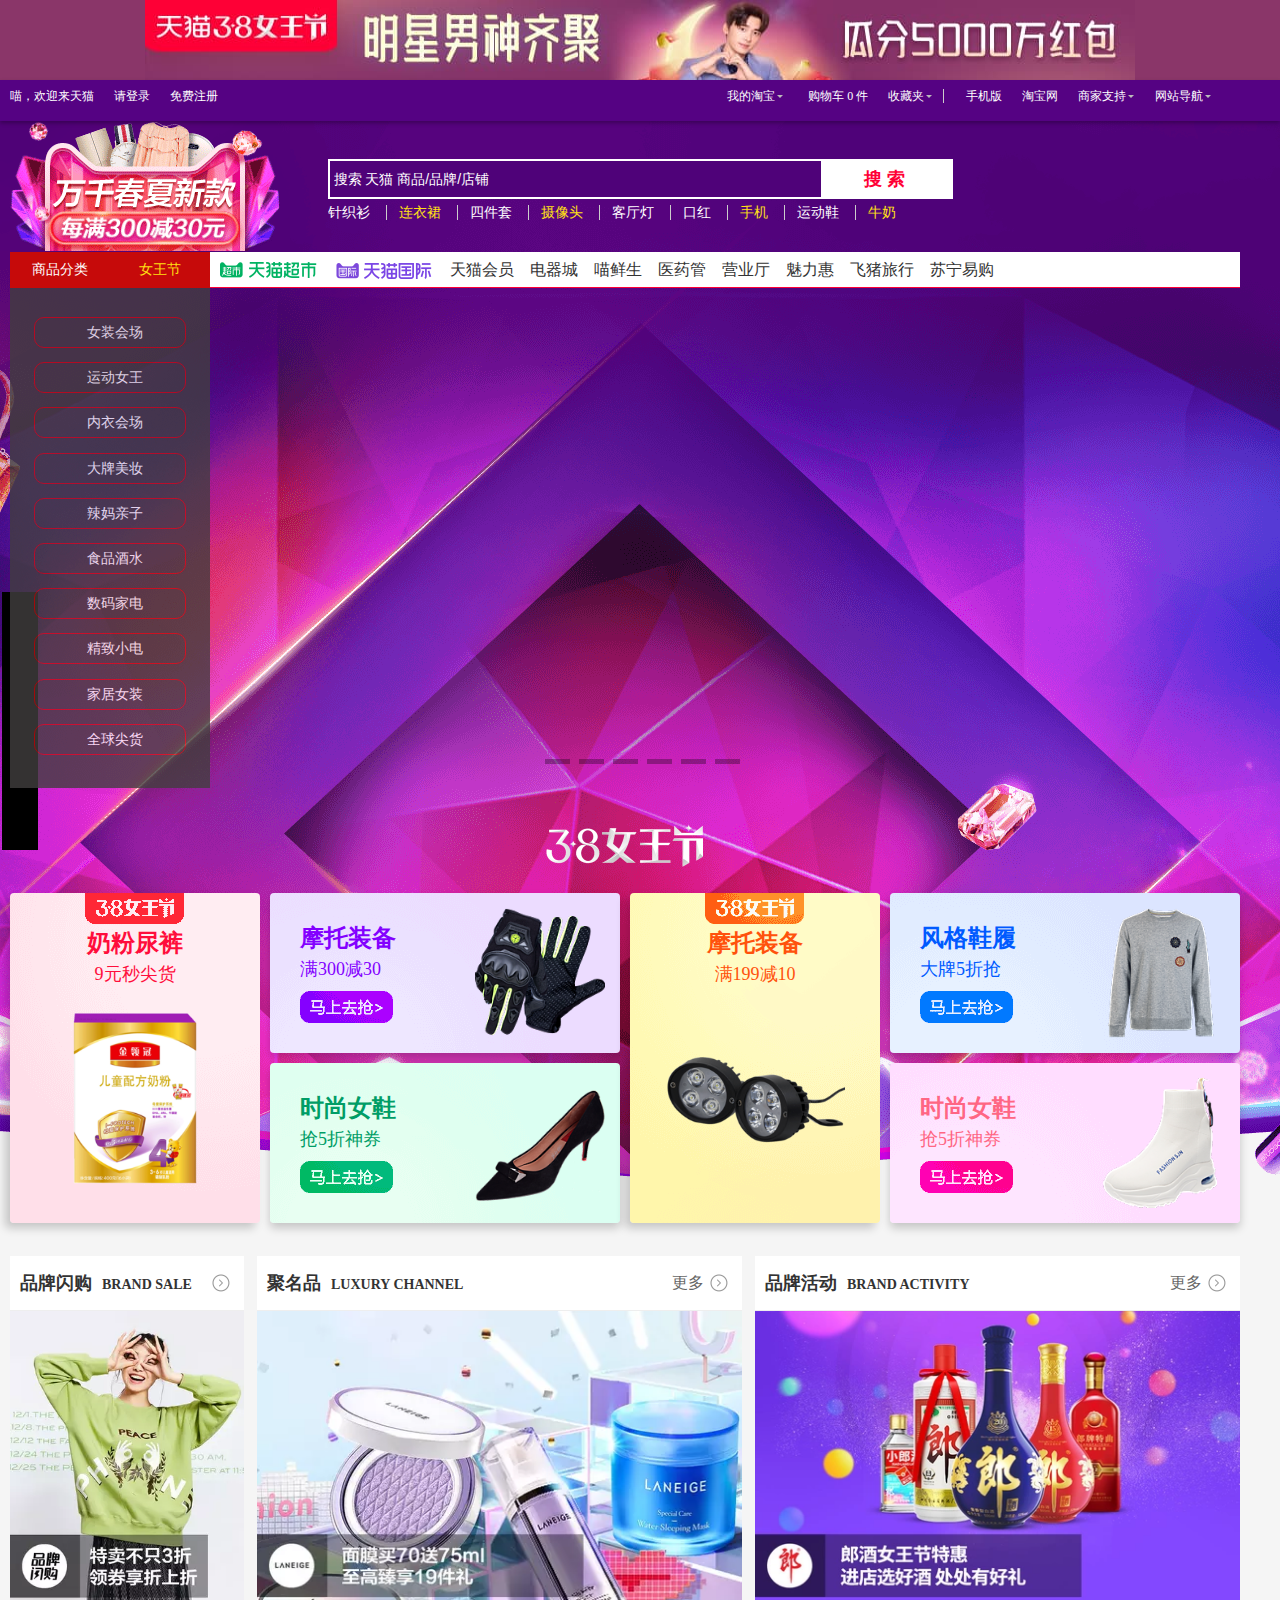
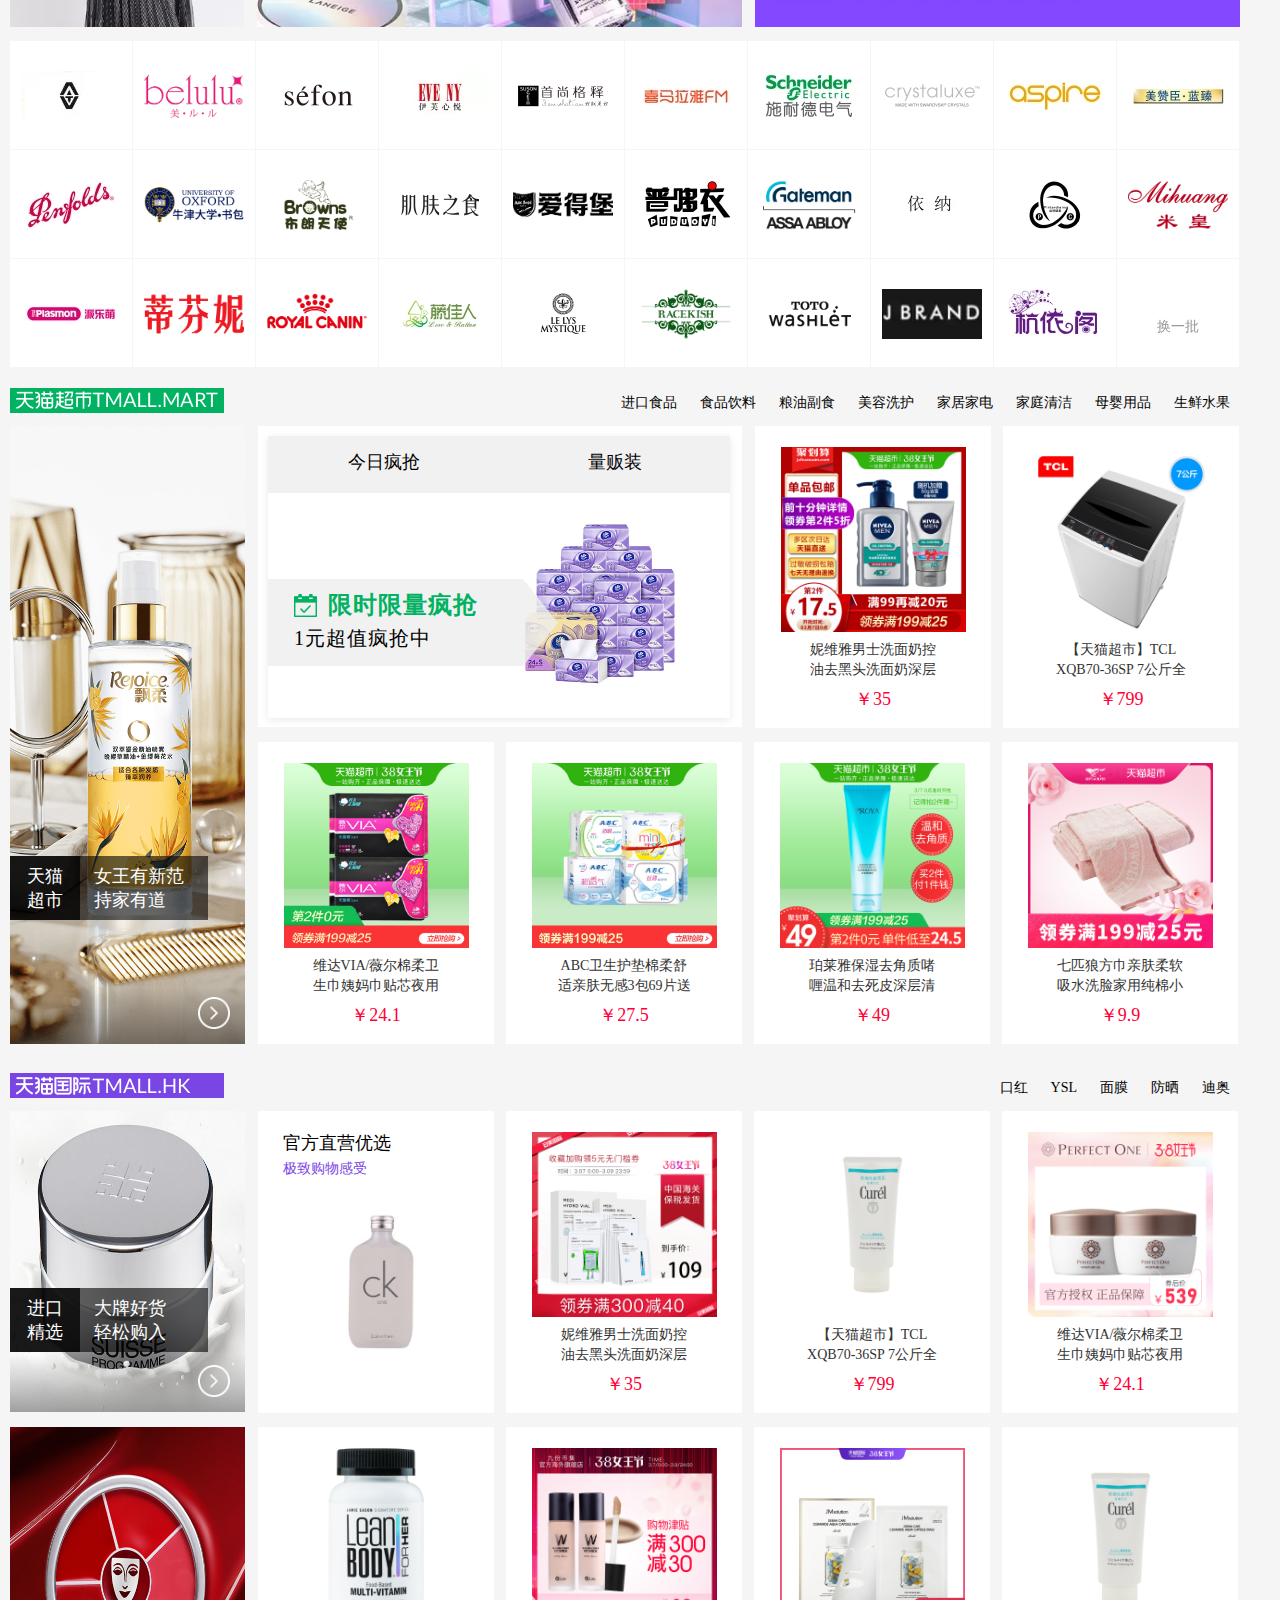
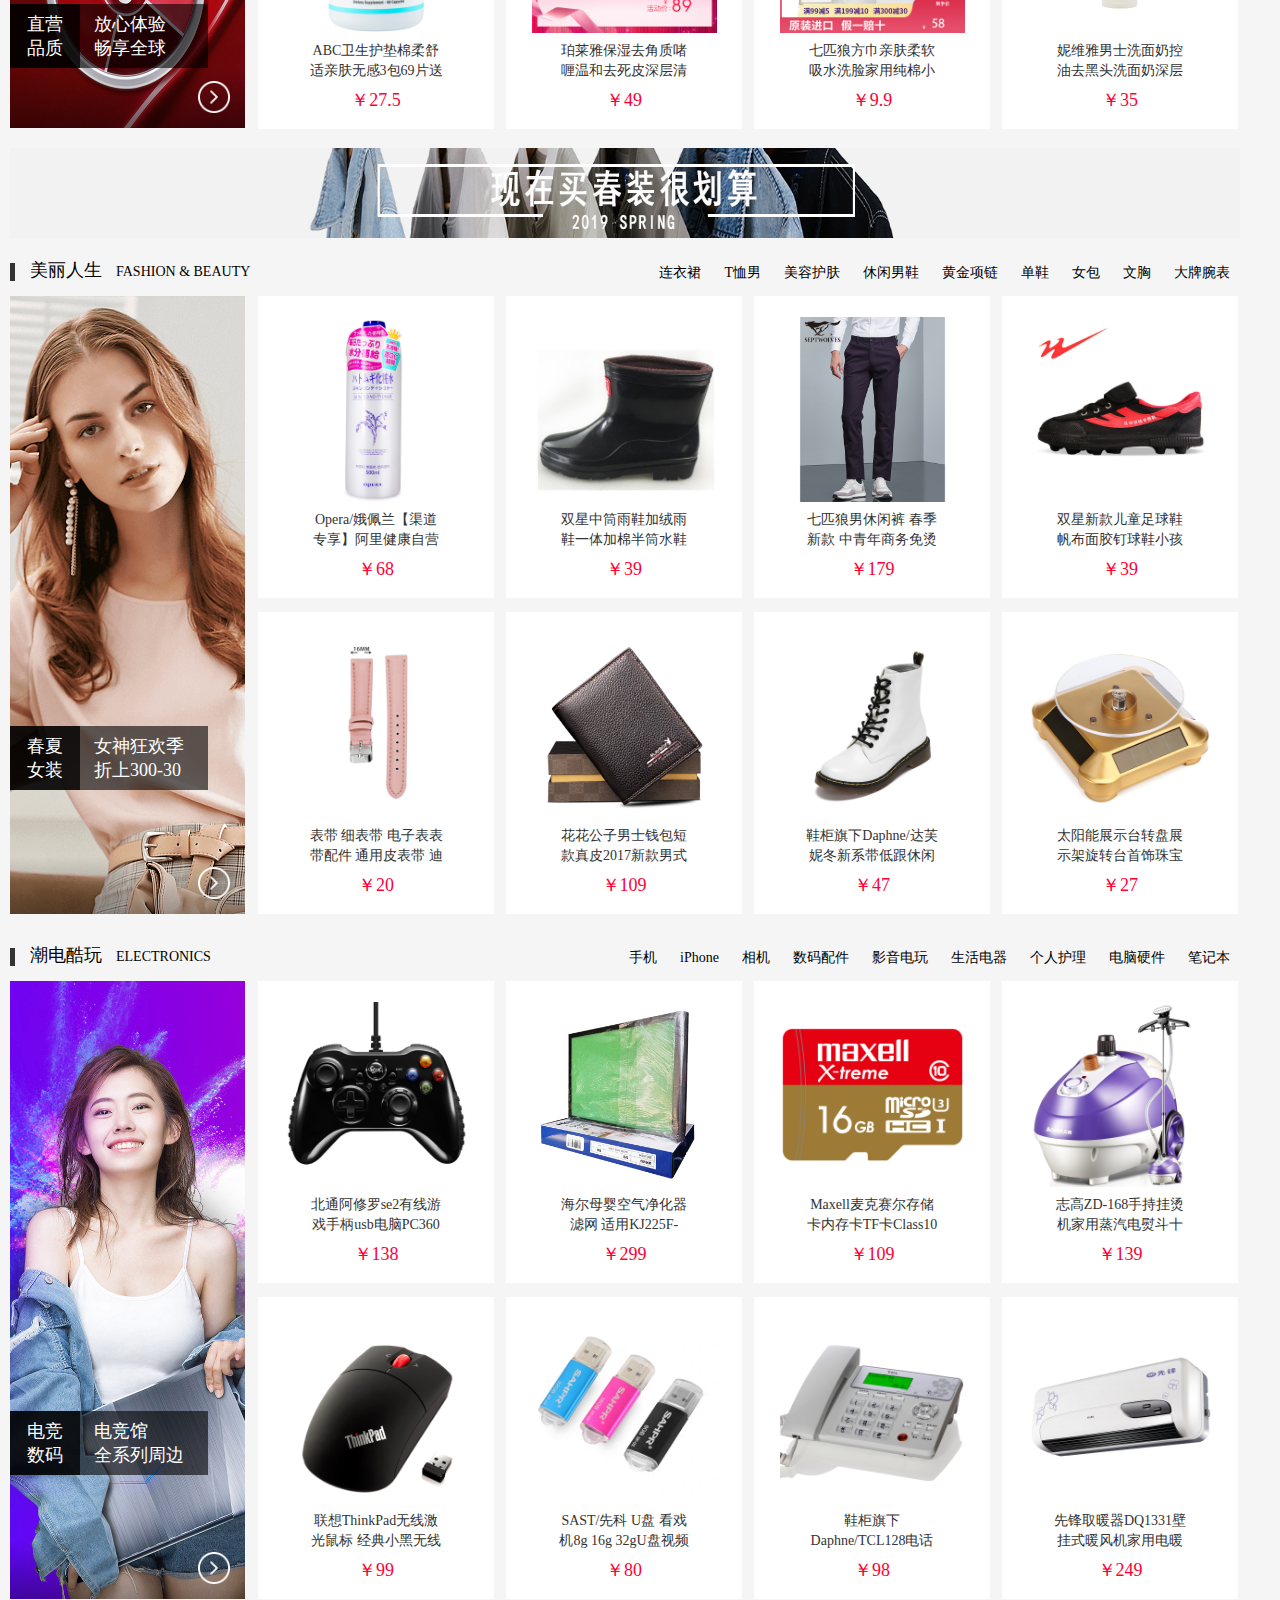
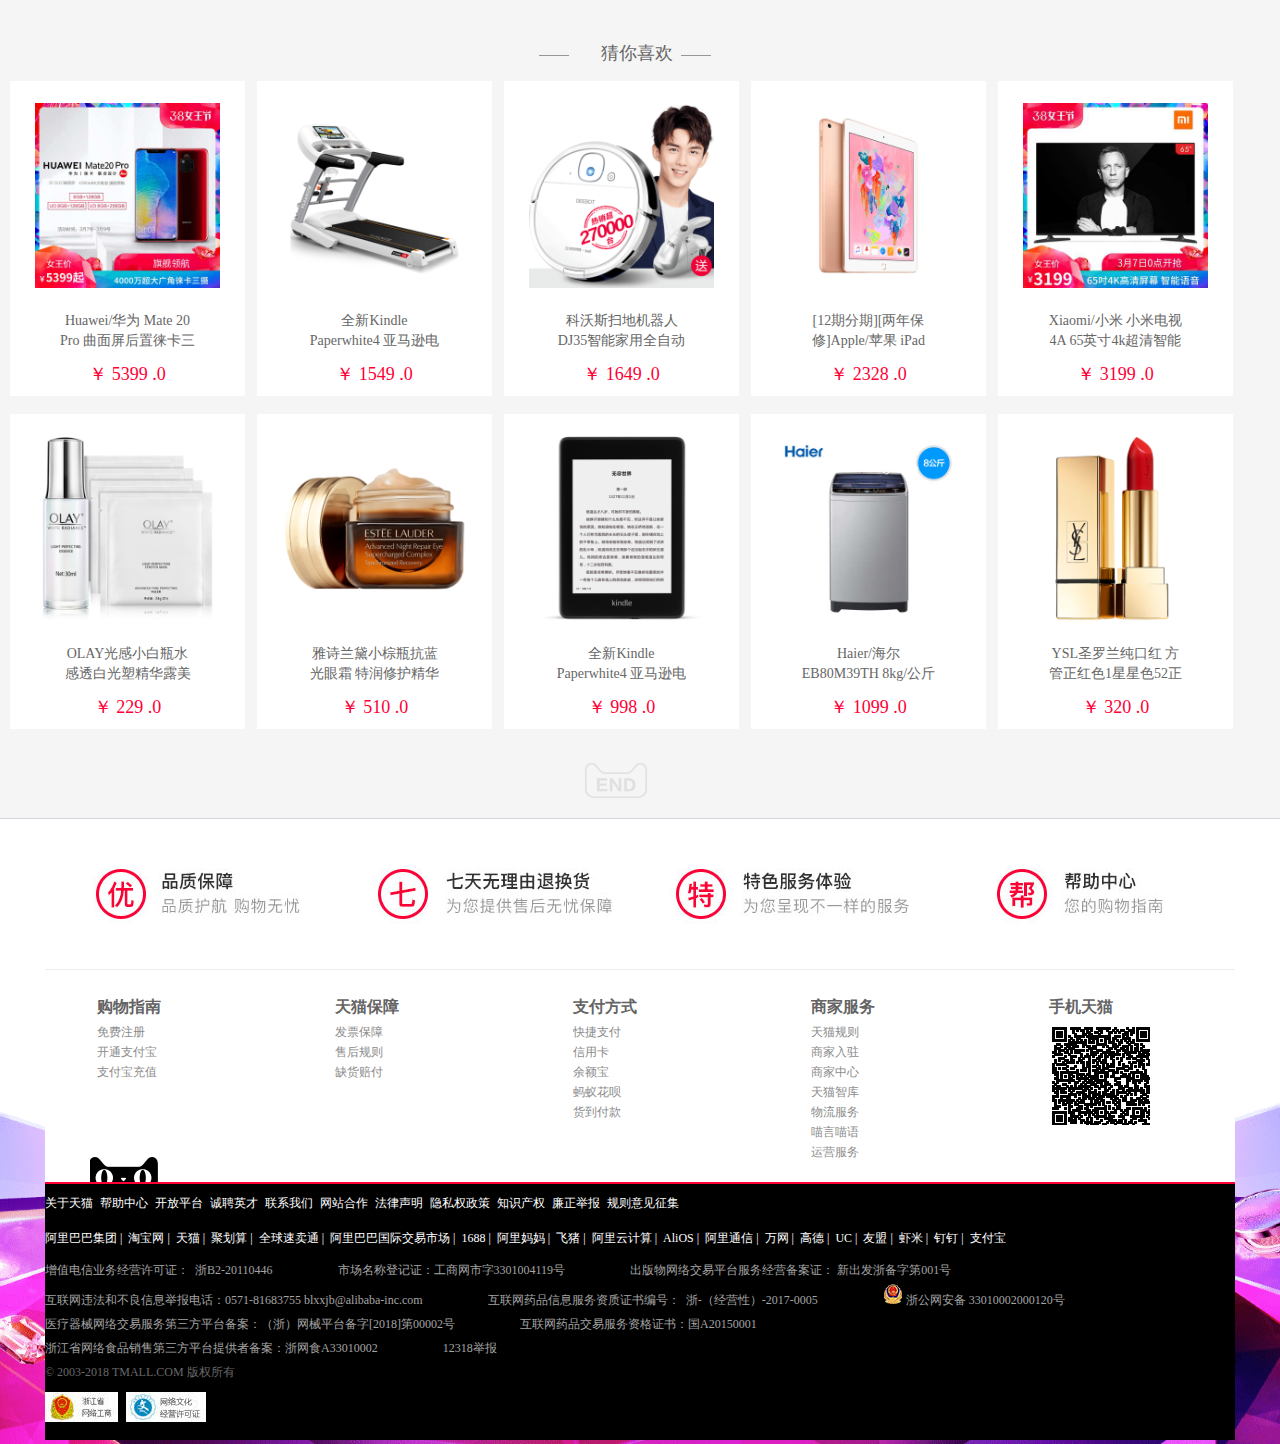
<file: tianmao/index.html>
<!DOCTYPE html>
<html lang="en">

<head>
    <meta charset="UTF-8">
    <meta name="viewport" content="width=device-width, initial-scale=1.0">
    <meta http-equiv="X-UA-Compatible" content="ie=edge">
    <link rel="stylesheet" href="css/index.css">
    <title>天猫</title>
</head>

<body>
    <!-- 头部广告开始 -->
    <div class="headguanggao">
        <div class="guangao_box">
            <img src="img/guanggao.jpg" alt="">
        </div>
    </div>
    <!-- 头部广告结束 -->

    <!-- head开始 -->

    <div class="head">
        <div class="back">
            <!-- <img src="img/bavkground.png" alt=""> -->
        </div>

        <div class="head_box">
            <!-- 头部按钮开始 -->
            <div class="top_anniu">
                <div class="anniu_box">
                    <p class="left_bx">
                        <span>喵，欢迎来天猫</span>
                        <a href="" class="big">请登录</a>
                        <a href="">免费注册</a>
                    </p>
                    <div class="right_bx">
                        <div class="bx_word">
                            <a href="">
                                我的淘宝
                                <b></b>
                            </a>
                        </div>
                        <div class="bx_word gou">
                            <i class="iconfont">&#xe600;</i>
                            <a href="">
                                购物车
                                <span>0</span>
                                件
                            </a>
                        </div>
                        <div class="bx_word">
                            <a href="">
                                收藏夹
                                <b></b>
                            </a>
                        </div>
                        <div class="bx_word shu">
                        </div>
                        <div class="bx_word gou">
                            <i class="iconfont">&#xe686;</i>
                            <a href="">
                                手机版
                            </a>
                        </div>
                        <div class="bx_word gou">
                            <a href="">
                                淘宝网
                            </a>
                        </div>
                        <div class="bx_word">
                            <a href="">
                                商家支持
                                <b></b>
                            </a>
                        </div>
                        <div class="bx_word  last">
                            <i class="iconfont">&#xe610;</i>
                            <a href="">
                                网站导航
                                <b></b>
                            </a>
                        </div>
                    </div>
                </div>
            </div>
            <!-- 头部按钮结束 -->
            <!-- 搜索开始 -->
            <div class="header">
                <div class="header_ex">
                    <div class="sousuo">
                        <input type="text" class="sou" placeholder="搜索 天猫 商品/品牌/店铺">
                        <span>搜索</span>
                        <div class="wenzi">
                            <li>
                                <a href="">针织衫</a>
                            </li>
                            <li>
                                <a href="" class="orange">连衣裙</a>
                            </li>
                            <li>
                                <a href="">四件套</a>
                            </li>
                            <li>
                                <a href="" class="orange">摄像头</a>
                            </li>
                            <li>
                                <a href="">客厅灯</a>
                            </li>
                            <li>
                                <a href="">口红</a>
                            </li>
                            <li>
                                <a href="" class="orange">手机</a>
                            </li>
                            <li>
                                <a href="">运动鞋 </a>
                            </li>
                            <li>
                                <a href="" class="orange">牛奶</a>
                            </li>
                        </div>
                    </div>
                </div>
                <div class="logo">
                    <img src="img/logo.gif" alt="">
                </div>
            </div>
            <!-- 搜索结束 -->
            <!-- 轮播开始 -->
            <div class="lun">
                <div class="li">
                    <div class="li_box_left">
                        <div class="shop">
                            商品分类
                        </div>
                        <div class="nvwang">
                            女王节
                        </div>
                    </div>
                    <div class="li_box_right">
                        <a href="">
                            <img src="img/tianmao1.png" alt="">
                        </a>
                        <a href="">
                            <img src="img/tianmao2.png" alt="">
                        </a>
                        <a href="">天猫会员</a>
                        <a href="">电器城</a>
                        <a href="">喵鲜生</a>
                        <a href="">医药管</a>
                        <a href="">营业厅</a>
                        <a href="">魅力惠</a>
                        <a href="">飞猪旅行</a>
                        <a href="">苏宁易购</a>
                    </div>
                </div>
                <div class="big_lun">
                    <div class="left_li">
                        <div class="li-bx">
                            <a href="">
                                <i class="iconfont">&#xe601;</i>
                                <span>女装会场</span>
                            </a>
                        </div>
                        <div class="li-bx">
                            <a href="">
                                <i class="iconfont">&#xe61b;</i>
                                <span>运动女王</span>
                            </a>
                        </div>
                        <div class="li-bx">
                            <a href="">
                                <i class="iconfont">&#xe601;</i>
                                <span>内衣会场</span>
                            </a>
                        </div>
                        <div class="li-bx">
                            <a href="">
                                <i class="iconfont">&#xe60b;</i>
                                <span>大牌美妆</span>
                            </a>
                        </div>
                        <div class="li-bx">
                            <a href="">
                                <i class="iconfont">&#xe631;</i>
                                <span>辣妈亲子</span>
                            </a>
                        </div>
                        <div class="li-bx">
                            <a href="">
                                <i class="iconfont">&#xe607;</i>
                                <span>食品酒水</span>
                            </a>
                        </div>
                        <div class="li-bx">
                            <a href="">
                                <i class="iconfont">&#xe6a6;</i>
                                <span>数码家电</span>
                            </a>
                        </div>
                        <div class="li-bx">
                            <a href="">
                                <i class="iconfont">&#xe667;</i>
                                <span>精致小电</span>
                            </a>
                        </div>
                        <div class="li-bx">
                            <a href="">
                                <i class="iconfont">&#xe6f4; </i>
                                <span>家居女装</span>
                            </a>
                        </div>
                        <div class="li-bx">
                            <a href="">
                                <i class="iconfont">&#xe602;</i>
                                <span>全球尖货</span>
                            </a>
                        </div>
                    </div>
                    <div class="xxx">
                        <div class="big_pi">
                            <img src="img/bigpi.jpg" alt="">
                        </div>
                        <div class="big_pi">
                            <img src="img/bigpi2.jpg" alt="">
                        </div>
                        <div class="big_pi">
                            <img src="img/bigpi3.jpg" alt="">
                        </div>
                        <div class="big_pi">
                            <img src="img/bigpi4.jpg" alt="">
                        </div>
                        <div class="big_pi">
                            <img src="img/bigpi5.jpg" alt="">
                        </div>
                        <div class="big_pi">
                            <img src="img/bigpi6.jpg" alt="">
                        </div>
                    </div>
                    <div class="dian">
                        <li></li>
                        <li></li>
                        <li></li>
                        <li></li>
                        <li></li>
                        <li></li>
                    </div>
                </div>
                <div class="activity_nvwang">
                    <div class="activity_box">
                        <div class="nvwnag">
                            <div class="nvwnag_box">
                                <img src="img/nvwang.png" alt="">
                            </div>
                        </div>
                        <div class="avti_left">
                            <a href="" class="d one">
                                <div class="name">奶粉尿裤</div>
                                <div class="price">9元秒尖货</div>
                                <img src="img/back.jpg" alt="" class="back">
                            </a>
                            <a href="" class="d two">
                                <div class="name">摩托装备</div>
                                <div class="price">满300减30</div>
                                <img src="img/back2.jpg" alt="" class="back">
                            </a>
                            <a href="" class="d two three">
                                <div class="name">时尚女鞋</div>
                                <div class="price">抢5折神券</div>
                                <img src="img/back3.jpg" alt="" class="back">
                            </a>
                        </div>
                        <div class="avti_left right">
                            <a href="" class="d one">
                                <div class="name">摩托装备</div>
                                <div class="price">满199减10</div>
                                <img src="img/back4.jpg" alt="" class="back">
                            </a>
                            <a href="" class="d two">
                                <div class="name">风格鞋履 </div>
                                <div class="price">大牌5折抢</div>
                                <img src="img/back5.jpg" alt="" class="back">
                            </a>
                            <a href="" class="d two three">
                                <div class="name">时尚女鞋</div>
                                <div class="price">抢5折神券</div>
                                <img src="img/back6.jpg" alt="" class="back">
                            </a>
                        </div>
                    </div>
                </div>
            </div>
            <!-- 轮播结束 -->
        </div>

    </div>
    <!-- head结束 -->
    <!-- 闪购开始 -->
    <div class="shangou">
        <div class="shangou_box">
            <div class="bd_bx one">
                <div class="bd_ti">
                    <span class="name">
                        品牌闪购
                    </span>
                    <span class="english">
                        BRAND SALE
                    </span>
                    <a href="" class="you"></a>
                </div>
                <a href="" class="img">
                    <img src="img/shangou.jpg" alt="">
                </a>
            </div>
            <div class="bd_bx two">
                <div class="bd_ti">
                    <span class="name">
                        聚名品
                    </span>
                    <span class="english">
                        LUXURY CHANNEL
                    </span>
                    <a href="" class="you">更多</a>
                </div>
                <a href="" class="img">
                    <img src="img/shangou2.jpg" alt="">
                </a>
            </div>
            <div class="bd_bx two three">
                <div class="bd_ti">
                    <span class="name">
                        品牌活动
                    </span>
                    <span class="english">
                        BRAND ACTIVITY
                    </span>
                    <a href="" class="you">更多</a>
                </div>
                <a href="" class="img">
                    <img src="img/shangou3.jpg" alt="">
                </a>
            </div>
        </div>
    </div>
    <!-- 闪购结束 -->
    <!-- 商标开始 -->
    <div class="shangbiao">
        <div class="shangbiao_box">
            <ul class="quan">
                <li class="pic">
                    <div class="pic_box">
                        <img src="img/shangbiao.jpg" alt="">
                    </div>
                    <a href="" class="yiru">
                        <div class="cp">
                            <span>T</span>
                        </div>
                        <div class="en">
                            <span>点击进入</span>
                        </div>
                    </a>
                </li>
                <li class="pic">
                    <div class="pic_box">
                        <img src="img/shangbiao2.jpg" alt="">
                    </div>
                    <a href="" class="yiru">
                        <div class="cp">
                            <span>belulu</span>
                        </div>
                        <div class="en">
                            <span>点击进入</span>
                        </div>
                    </a>
                </li>
                <li class="pic">
                    <div class="pic_box">
                        <img src="img/shangbiao3.jpg" alt="">
                    </div>
                    <a href="" class="yiru">
                        <div class="cp">
                            <span>Sefon/臣枫</span>
                        </div>
                        <div class="en">
                            <span>点击进入</span>
                        </div>
                    </a>
                </li>
                <li class="pic">
                    <div class="pic_box">
                        <img src="img/shangbiao4.jpg" alt="">
                    </div>
                    <a href="" class="yiru">
                        <div class="cp">
                            <span>EVE‘NY/伊芙心悦</span>
                        </div>
                        <div class="en">
                            <span>点击进入</span>
                        </div>
                    </a>
                </li>
                <li class="pic">
                    <div class="pic_box">
                        <img src="img/shangbiao5.jpg" alt="">
                    </div>
                    <a href="" class="yiru">
                        <div class="cp">
                            <span>SUSONGETH/首尚格释</span>
                        </div>
                        <div class="en">
                            <span>点击进入</span>
                        </div>
                    </a>
                </li>
                <li class="pic">
                    <div class="pic_box">
                        <img src="img/shangbiao6.jpg" alt="">
                    </div>
                    <a href="" class="yiru">
                        <div class="cp">
                            <span>喜马拉雅好声音</span>
                        </div>
                        <div class="en">
                            <span>点击进入</span>
                        </div>
                    </a>
                </li>
                <li class="pic">
                    <div class="pic_box">
                        <img src="img/shangbiao7.jpg" alt="">
                    </div>
                    <a href="" class="yiru">
                        <div class="cp">
                            <span>Schneider Electric/施耐德</span>
                        </div>
                        <div class="en">
                            <span>点击进入</span>
                        </div>
                    </a>
                </li>
                <li class="pic">
                    <div class="pic_box">
                        <img src="img/shangbiao8.jpg" alt="">
                    </div>
                    <a href="" class="yiru">
                        <div class="cp">
                            <span>Crystaluxe</span>
                        </div>
                        <div class="en">
                            <span>点击进入</span>
                        </div>
                    </a>
                </li>
                <li class="pic">
                    <div class="pic_box">
                        <img src="img/shangbiao9.jpg" alt="">
                    </div>
                    <a href="" class="yiru">
                        <div class="cp">
                            <span>aspire（烟具）</span>
                        </div>
                        <div class="en">
                            <span>点击进入</span>
                        </div>
                    </a>
                </li>
                <li class="pic">
                    <div class="pic_box">
                        <img src="img/shangbiao10.jpg" alt="">
                    </div>
                    <a href="" class="yiru">
                        <div class="cp">
                            <span>ENFINITAS/蓝臻</span>
                        </div>
                        <div class="en">
                            <span>点击进入</span>
                        </div>
                    </a>
                </li>
                <li class="pic">
                    <div class="pic_box">
                        <img src="img/shangbiao11.jpg" alt="">
                    </div>
                    <a href="" class="yiru">
                        <div class="cp">
                            <span>奔富酒园</span>
                        </div>
                        <div class="en">
                            <span>点击进入</span>
                        </div>
                    </a>
                </li>
                <li class="pic">
                    <div class="pic_box">
                        <img src="img/shangbiao12.jpg" alt="">
                    </div>
                    <a href="" class="yiru">
                        <div class="cp">
                            <span>UNIVERSITY OF OXFORD</span>
                        </div>
                        <div class="en">
                            <span>点击进入</span>
                        </div>
                    </a>
                </li>
                <li class="pic">
                    <div class="pic_box">
                        <img src="img/shangbiao13.jpg" alt="">
                    </div>
                    <a href="" class="yiru">
                        <div class="cp">
                            <span>布朗天使</span>
                        </div>
                        <div class="en">
                            <span>点击进入</span>
                        </div>
                    </a>
                </li>
                <li class="pic">
                    <div class="pic_box">
                        <img src="img/shangbiao14.jpg" alt="">
                    </div>
                    <a href="" class="yiru">
                        <div class="cp">
                            <span>Skin Menu/肌肤之食</span>
                        </div>
                        <div class="en">
                            <span>点击进入</span>
                        </div>
                    </a>
                </li>
                <li class="pic">
                    <div class="pic_box">
                        <img src="img/shangbiao15.jpg" alt="">
                    </div>
                    <a href="" class="yiru">
                        <div class="cp">
                            <span>Aide Baou/爱得堡</span>
                        </div>
                        <div class="en">
                            <span>点击进入</span>
                        </div>
                    </a>
                </li>
                <li class="pic">
                    <div class="pic_box">
                        <img src="img/shangbiao16.jpg" alt="">
                    </div>
                    <a href="" class="yiru">
                        <div class="cp">
                            <span>普哆衣</span>
                        </div>
                        <div class="en">
                            <span>点击进入</span>
                        </div>
                    </a>
                </li>
                <li class="pic">
                    <div class="pic_box">
                        <img src="img/shangbiao17.jpg" alt="">
                    </div>
                    <a href="" class="yiru">
                        <div class="cp">
                            <span>GateMan</span>
                        </div>
                        <div class="en">
                            <span>点击进入</span>
                        </div>
                    </a>
                </li>
                <li class="pic">
                    <div class="pic_box">
                        <img src="img/shangbiao18.jpg" alt="">
                    </div>
                    <a href="" class="yiru">
                        <div class="cp">
                            <span>依纳</span>
                        </div>
                        <div class="en">
                            <span>点击进入</span>
                        </div>
                    </a>
                </li>
                <li class="pic">
                    <div class="pic_box">
                        <img src="img/shangbiao19.jpg" alt="">
                    </div>
                    <a href="" class="yiru">
                        <div class="cp">
                            <span>Pinterchains/品特链条</span>
                        </div>
                        <div class="en">
                            <span>点击进入</span>
                        </div>
                    </a>
                </li>
                <li class="pic">
                    <div class="pic_box">
                        <img src="img/shangbiao20.jpg" alt="">
                    </div>
                    <a href="" class="yiru">
                        <div class="cp">
                            <span>米皇</span>
                        </div>
                        <div class="en">
                            <span>点击进入</span>
                        </div>
                    </a>
                </li>
                <li class="pic">
                    <div class="pic_box">
                        <img src="img/shangbiao21.jpg" alt="">
                    </div>
                    <a href="" class="yiru">
                        <div class="cp">
                            <span>Plasmon</span>
                        </div>
                        <div class="en">
                            <span>点击进入</span>
                        </div>
                    </a>
                </li>
                <li class="pic">
                    <div class="pic_box">
                        <img src="img/shangbiao22.jpg" alt="">
                    </div>
                    <a href="" class="yiru">
                        <div class="cp">
                            <span>Difiney/蒂芬妮</span>
                        </div>
                        <div class="en">
                            <span>点击进入</span>
                        </div>
                    </a>
                </li>
                <li class="pic">
                    <div class="pic_box">
                        <img src="img/shangbiao23.jpg" alt="">
                    </div>
                    <a href="" class="yiru">
                        <div class="cp">
                            <span>ROYAL CANIN/皇家/span>
                        </div>
                        <div class="en">
                            <span>点击进入</span>
                        </div>
                    </a>
                </li>
                <li class="pic">
                    <div class="pic_box">
                        <img src="img/shangbiao24.jpg" alt="">
                    </div>
                    <a href="" class="yiru">
                        <div class="cp">
                            <span>Love＆Rattan/藤佳人</span>
                        </div>
                        <div class="en">
                            <span>点击进入</span>
                        </div>
                    </a>
                </li>
                <li class="pic">
                    <div class="pic_box">
                        <img src="img/shangbiao25.jpg" alt="">
                    </div>
                    <a href="" class="yiru">
                        <div class="cp">
                            <span>澜</span>
                        </div>
                        <div class="en">
                            <span>点击进入</span>
                        </div>
                    </a>
                </li>
                <li class="pic">
                    <div class="pic_box">
                        <img src="img/shangbiao26.jpg" alt="">
                    </div>
                    <a href="" class="yiru">
                        <div class="cp">
                            <span>Racekish</span>
                        </div>
                        <div class="en">
                            <span>点击进入</span>
                        </div>
                    </a>
                </li>
                <li class="pic">
                    <div class="pic_box">
                        <img src="img/shangbiao27.jpg" alt="">
                    </div>
                    <a href="" class="yiru">
                        <div class="cp">
                            <span>卫洗丽</span>
                        </div>
                        <div class="en">
                            <span>点击进入</span>
                        </div>
                    </a>
                </li>
                <li class="pic">
                    <div class="pic_box">
                        <img src="img/shangbiao28.jpg" alt="">
                    </div>
                    <a href="" class="yiru">
                        <div class="cp">
                            <span>J Brand</span>
                        </div>
                        <div class="en">
                            <span>点击进入</span>
                        </div>
                    </a>
                </li>
                <li class="pic">
                    <div class="pic_box">
                        <img src="img/shangbiao29.jpg" alt="">
                    </div>
                    <a href="" class="yiru">
                        <div class="cp">
                            <span>杭依阁</span>
                        </div>
                        <div class="en">
                            <span>点击进入</span>
                        </div>
                    </a>
                </li>
                <a href="" class="huan">
                    <i class="iconfont">&#xe614;</i>
                    <span>换一批</span>
                </a>
            </ul>
        </div>
    </div>
    <!-- 商标结束 -->
    <!-- 天猫超市开始 -->
    <div class="tmguo">
        <div class="tmguo_box">
            <div class="tm_img">
                <img src="img/tianmao-c.png" alt="">
            </div>
            <div class="tm_bd">
                <div class="tm_li">
                    <a href="">进口食品</a>
                    <a href="">食品饮料</a>
                    <a href="">粮油副食</a>
                    <a href="">美容洗护</a>
                    <a href="">家居家电</a>
                    <a href="">家庭清洁</a>
                    <a href="">母婴用品</a>
                    <a href="">生鲜水果</a>
                </div>
                <div class="tm_neirong">
                    <div class="nei_left">
                        <a href="" class="left_pic">
                            <img src="img/tmleft-p1.png" alt="" class="bax">
                            <div class="anniu_bx">
                                <div class="left_tit">
                                    <span>天猫超市</span>
                                </div>
                                <div class="right_tit">
                                    <div class="titbox">
                                        <span class="right_name">女王有新范</span>
                                        <span class="right_name">持家有道</span>
                                    </div>
                                </div>
                            </div>
                            <div class="youi">
                                <img src="img/you2.png" alt="" class="bax">
                            </div>
                        </a>
                    </div>
                    <div class="nei_right">
                        <div class="two_anniu">
                            <div class="two_two">
                                <ul class="floor">
                                    <li>
                                        <p>今日疯抢</p>
                                    </li>
                                    <li>
                                        <p>量贩装</p>
                                    </li>
                                </ul>
                                <div class="two_pi">
                                    <a href="" class="two_a">
                                        <div class="two_a_box">
                                            <div class="xin">
                                                <img src="img/xin.png" alt="">
                                                <span>限时限量疯抢</span>
                                            </div>
                                            <div class="chao">
                                                <span>1元超值疯抢中</span>
                                            </div>

                                        </div>
                                        <img src="img/ripi.jpg" alt="" class="ripi">
                                    </a>
                                </div>
                            </div>
                        </div>
                        <a href="" class="nei_r_box">
                            <div class="bx_bx">
                                <img src="img/lishop1.jpg" alt="">
                                <div class="bx_tito">
                                    妮维雅男士洗面奶控油去黑头洗面奶深层清洁祛痘印青少年学生洁面
                                </div>
                                <div class="bx_price">
                                    ￥35
                                </div>
                            </div>
                        </a>
                        <a href="" class="nei_r_box">
                            <div class="bx_bx">
                                <img src="img/lishop2.jpg" alt="">
                                <div class="bx_tito">
                                    【天猫超市】TCL XQB70-36SP 7公斤全自动波轮洗衣机家用静音
                                </div>
                                <div class="bx_price">
                                    ￥799
                                </div>
                            </div>
                        </a>
                        <a href="" class="nei_r_box">
                            <div class="bx_bx">
                                <img src="img/lishop3.jpg" alt="">
                                <div class="bx_tito">
                                    维达VIA/薇尔棉柔卫生巾姨妈巾贴芯夜用410mm12片超长防漏
                                </div>
                                <div class="bx_price">
                                    ￥24.1
                                </div>
                            </div>
                        </a>
                        <a href="" class="nei_r_box">
                            <div class="bx_bx">
                                <img src="img/lishop4.jpg" alt="">
                                <div class="bx_tito">
                                    ABC卫生护垫棉柔舒适亲肤无感3包69片送迷你巾一包
                                </div>
                                <div class="bx_price">
                                    ￥27.5
                                </div>
                            </div>
                        </a>
                        <a href="" class="nei_r_box">
                            <div class="bx_bx">
                                <img src="img/lishop5.jpg" alt="">
                                <div class="bx_tito">
                                    珀莱雅保湿去角质啫喱温和去死皮深层清洁面部全身手足男女升级版
                                </div>
                                <div class="bx_price">
                                    ￥49
                                </div>
                            </div>
                        </a>
                        <a href="" class="nei_r_box">
                            <div class="bx_bx">
                                <img src="img/lishop6.jpg" alt="">
                                <div class="bx_tito">
                                    七匹狼方巾亲肤柔软吸水洗脸家用纯棉小毛巾1条
                                </div>
                                <div class="bx_price">
                                    ￥9.9
                                </div>
                            </div>
                        </a>
                    </div>
                </div>
            </div>
        </div>
    </div>
    <!-- 天猫超市结束 -->
    <!-- 天猫国际开始 -->
    <div class="tmguo guo">
        <div class="tmguo_box">
            <div class="tm_img">
                <img src="img/tianmao-g.png" alt="">
            </div>
            <div class="tm_bd">
                <div class="tm_li">
                    <a href="">口红</a>
                    <a href="">YSL</a>
                    <a href="">面膜</a>
                    <a href="">防晒</a>
                    <a href="">迪奥</a>
                </div>
                <div class="tm_neirong">
                    <div class="nei_left">
                        <a href="" class="left_pic nei_left_s ">
                            <img src="img/tmleft-p2.png" alt="" class="bax">
                            <div class="anniu_bx">
                                <div class="left_tit">
                                    <span>进口精选</span>
                                </div>
                                <div class="right_tit">
                                    <div class="titbox">
                                        <span class="right_name">大牌好货</span>
                                        <span class="right_name">轻松购入</span>
                                    </div>
                                </div>
                            </div>
                            <div class="youi">
                                <img src="img/you2.png" alt="" class="bax">
                            </div>
                        </a>
                        <a href="" class="left_pic nei_left_s ">
                            <img src="img/tmleft-p3.png" alt="" class="bax">
                            <div class="anniu_bx">
                                <div class="left_tit">
                                    <span>直营品质</span>
                                </div>
                                <div class="right_tit">
                                    <div class="titbox">
                                        <span class="right_name">放心体验</span>
                                        <span class="right_name">畅享全球</span>
                                    </div>
                                </div>
                            </div>
                            <div class="youi">
                                <img src="img/you2.png" alt="" class="bax">
                            </div>
                        </a>
                    </div>
                    <div class="nei_right">
                        <a href="" class="nei_r_box first">
                            <div class="bx_bx">
                                <div class="ti">官方直营优选</div>
                                <div class="sub_title">极致购物感受</div>
                                <img src="img/lishop7.jpg" alt="">

                            </div>
                        </a>
                        <a href="" class="nei_r_box">
                            <div class="bx_bx">
                                <img src="img/lishop8.jpg" alt="">
                                <div class="bx_tito">
                                    妮维雅男士洗面奶控油去黑头洗面奶深层清洁祛痘印青少年学生洁面
                                </div>
                                <div class="bx_price">
                                    ￥35
                                </div>
                            </div>
                        </a>
                        <a href="" class="nei_r_box">
                            <div class="bx_bx">
                                <img src="img/lishop9.jpg" alt="">
                                <div class="bx_tito">
                                    【天猫超市】TCL XQB70-36SP 7公斤全自动波轮洗衣机家用静音
                                </div>
                                <div class="bx_price">
                                    ￥799
                                </div>
                            </div>
                        </a>
                        <a href="" class="nei_r_box">
                            <div class="bx_bx">
                                <img src="img/lishop10.jpg" alt="">
                                <div class="bx_tito">
                                    维达VIA/薇尔棉柔卫生巾姨妈巾贴芯夜用410mm12片超长防漏
                                </div>
                                <div class="bx_price">
                                    ￥24.1
                                </div>
                            </div>
                        </a>
                        <a href="" class="nei_r_box">
                            <div class="bx_bx">
                                <img src="img/lishop11.jpg" alt="">
                                <div class="bx_tito">
                                    ABC卫生护垫棉柔舒适亲肤无感3包69片送迷你巾一包
                                </div>
                                <div class="bx_price">
                                    ￥27.5
                                </div>
                            </div>
                        </a>
                        <a href="" class="nei_r_box">
                            <div class="bx_bx">
                                <img src="img/lishop12.jpg" alt="">
                                <div class="bx_tito">
                                    珀莱雅保湿去角质啫喱温和去死皮深层清洁面部全身手足男女升级版
                                </div>
                                <div class="bx_price">
                                    ￥49
                                </div>
                            </div>
                        </a>
                        <a href="" class="nei_r_box">
                            <div class="bx_bx">
                                <img src="img/lishop13.jpg" alt="">
                                <div class="bx_tito">
                                    七匹狼方巾亲肤柔软吸水洗脸家用纯棉小毛巾1条
                                </div>
                                <div class="bx_price">
                                    ￥9.9
                                </div>
                            </div>
                        </a>
                        <a href="" class="nei_r_box">
                            <div class="bx_bx">
                                <img src="img/lishop14.jpg" alt="">
                                <div class="bx_tito">
                                    妮维雅男士洗面奶控油去黑头洗面奶深层清洁祛痘印青少年学生洁面
                                </div>
                                <div class="bx_price">
                                    ￥35
                                </div>
                            </div>
                        </a>
                    </div>
                </div>
            </div>
        </div>
    </div>
    <!-- 天猫国际结束 -->
    <!-- 广告开始 -->
    <div class="guangao">
        <a href="">
            <img src="img/guanggao2.jpg" alt="">
        </a>
    </div>
    <!-- 广告结束 -->
    <!-- 美丽人生开始 -->
    <div class="tmguo meili">
        <div class="tmguo_box">
            <div class="tm_img">
                <i></i>
                <div class="name">
                    <div class="na_bx">
                        美丽人生
                        <div class="eng">
                            FASHION & BEAUTY
                        </div>
                    </div>
                </div>
            </div>
            <div class="tm_bd">
                <div class="tm_li">
                    <a href="">连衣裙</a>
                    <a href="">T恤男</a>
                    <a href="">美容护肤</a>
                    <a href="">休闲男鞋</a>
                    <a href="">黄金项链</a>
                    <a href="">单鞋</a>
                    <a href="">女包</a>
                    <a href="">文胸</a>
                    <a href="">大牌腕表</a>
                </div>
                <div class="tm_neirong">
                    <div class="nei_left">
                        <a href="" class="left_pic">
                            <img src="img/tmleft-p4.png" alt="" class="bax">
                            <div class="anniu_bx">
                                <div class="left_tit">
                                    <span>春夏女装</span>
                                </div>
                                <div class="right_tit">
                                    <div class="titbox">
                                        <span class="right_name">女神狂欢季</span>
                                        <span class="right_name">折上300-30</span>
                                    </div>
                                </div>
                            </div>
                            <div class="youi">
                                <img src="img/you2.png" alt="" class="bax">
                            </div>
                        </a>
                    </div>
                    <div class="nei_right">
                        <a href="" class="nei_r_box">
                            <div class="bx_bx">
                                <img src="img/lishop15.jpg" alt="">
                                <div class="bx_tito">
                                    Opera/娥佩兰【渠道专享】阿里健康自营薏仁爽肤化妆水
                                </div>
                                <div class="bx_price">
                                    ￥68
                                </div>
                            </div>
                        </a>
                        <a href="" class="nei_r_box">
                            <div class="bx_bx">
                                <img src="img/lishop16.jpg" alt="">
                                <div class="bx_tito">
                                    双星中筒雨鞋加绒雨鞋一体加棉半筒水鞋秋冬保暖防滑耐磨劳保雨靴
                                </div>
                                <div class="bx_price">
                                    ￥39
                                </div>
                            </div>
                        </a>
                        <a href="" class="nei_r_box">
                            <div class="bx_bx">
                                <img src="img/lishop17.jpg" alt="">
                                <div class="bx_tito">
                                    七匹狼男休闲裤 春季新款 中青年商务免烫长裤子男装纯色百搭布裤
                                </div>
                                <div class="bx_price">
                                    ￥179
                                </div>
                            </div>
                        </a>
                        <a href="" class="nei_r_box">
                            <div class="bx_bx">
                                <img src="img/lishop18.jpg" alt="">
                                <div class="bx_tito">
                                    双星新款儿童足球鞋帆布面胶钉球鞋小孩足球训练鞋男女学生足球鞋
                                </div>
                                <div class="bx_price">
                                    ￥39
                                </div>
                            </div>
                        </a>
                        <a href="" class="nei_r_box">
                            <div class="bx_bx">
                                <img src="img/lishop19.jpg" alt="">
                                <div class="bx_tito">
                                    表带 细表带 电子表表带配件 通用皮表带 迪士尼史努比可用适用
                                </div>
                                <div class="bx_price">
                                    ￥20
                                </div>
                            </div>
                        </a>
                        <a href="" class="nei_r_box">
                            <div class="bx_bx">
                                <img src="img/lishop20.jpg" alt="">
                                <div class="bx_tito">
                                    花花公子男士钱包短款真皮2017新款男式皮夹子竖款正品加厚带拉链
                                </div>
                                <div class="bx_price">
                                    ￥109
                                </div>
                            </div>
                        </a>
                        <a href="" class="nei_r_box">
                            <div class="bx_bx">
                                <img src="img/lishop21.jpg" alt="">
                                <div class="bx_tito">
                                    鞋柜旗下Daphne/达芙妮冬新系带低跟休闲圆头粗跟短筒马丁靴
                                </div>
                                <div class="bx_price">
                                    ￥47
                                </div>
                            </div>
                        </a>
                        <a href="" class="nei_r_box">
                            <div class="bx_bx">
                                <img src="img/lishop22.jpg" alt="">
                                <div class="bx_tito">
                                    太阳能展示台转盘展示架旋转台首饰珠宝手机手表玉器手链眼镜展架
                                </div>
                                <div class="bx_price">
                                    ￥27
                                </div>
                            </div>
                        </a>
                    </div>
                </div>
            </div>
        </div>
    </div>
    <!-- 美丽人生结束结束 -->
    <!-- 潮店酷玩开始 -->
    <div class="tmguo meili">
        <div class="tmguo_box">
            <div class="tm_img">
                <i></i>
                <div class="name">
                    <div class="na_bx">
                        潮电酷玩
                        <div class="eng">
                            ELECTRONICS
                        </div>
                    </div>
                </div>
            </div>
            <div class="tm_bd">
                <div class="tm_li">
                    <a href="">手机</a>
                    <a href="">iPhone</a>
                    <a href="">相机</a>
                    <a href="">数码配件</a>
                    <a href="">影音电玩</a>
                    <a href="">生活电器</a>
                    <a href="">个人护理</a>
                    <a href="">电脑硬件</a>
                    <a href="">笔记本</a>
                </div>
                <div class="tm_neirong">
                    <div class="nei_left">
                        <a href="" class="left_pic">
                            <img src="img/tmleft-p5.png" alt="" class="bax">
                            <div class="anniu_bx">
                                <div class="left_tit">
                                    <span>电竞数码</span>
                                </div>
                                <div class="right_tit">
                                    <div class="titbox">
                                        <span class="right_name">电竞馆</span>
                                        <span class="right_name">全系列周边</span>
                                    </div>
                                </div>
                            </div>
                            <div class="youi">
                                <img src="img/you2.png" alt="" class="bax">
                            </div>
                        </a>
                    </div>
                    <div class="nei_right">
                        <a href="" class="nei_r_box">
                            <div class="bx_bx">
                                <img src="img/lishop23.jpg" alt="">
                                <div class="bx_tito">
                                    北通阿修罗se2有线游戏手柄usb电脑PC360电视盒子实况足球NBA2K18
                                </div>
                                <div class="bx_price">
                                    ￥138
                                </div>
                            </div>
                        </a>
                        <a href="" class="nei_r_box">
                            <div class="bx_bx">
                                <img src="img/lishop24.jpg" alt="">
                                <div class="bx_tito">
                                    海尔母婴空气净化器滤网 适用KJ225F-HY01 脱臭过滤网 组合滤网
                                </div>
                                <div class="bx_price">
                                    ￥299
                                </div>
                            </div>
                        </a>
                        <a href="" class="nei_r_box">
                            <div class="bx_bx">
                                <img src="img/lishop25.jpg" alt="">
                                <div class="bx_tito">
                                    Maxell麦克赛尔存储卡内存卡TF卡Class10 U3系列存储卡读速48MB/S
                                </div>
                                <div class="bx_price">
                                    ￥109
                                </div>
                            </div>
                        </a>
                        <a href="" class="nei_r_box">
                            <div class="bx_bx">
                                <img src="img/lishop26.jpg" alt="">
                                <div class="bx_tito">
                                    志高ZD-168手持挂烫机家用蒸汽电熨斗十档调温立式熨烫机烫衣服
                                </div>
                                <div class="bx_price">
                                    ￥139
                                </div>
                            </div>
                        </a>
                        <a href="" class="nei_r_box">
                            <div class="bx_bx">
                                <img src="img/lishop27.jpg" alt="">
                                <div class="bx_tito">
                                    联想ThinkPad无线激光鼠标 经典小黑无线版 游戏办公家用 0A36193
                                </div>
                                <div class="bx_price">
                                    ￥99
                                </div>
                            </div>
                        </a>
                        <a href="" class="nei_r_box">
                            <div class="bx_bx">
                                <img src="img/lishop28.jpg" alt="">
                                <div class="bx_tito">
                                    SAST/先科 U盘 看戏机8g 16g 32gU盘视频资源带U盘配送点歌本
                                </div>
                                <div class="bx_price">
                                    ￥80
                                </div>
                            </div>
                        </a>
                        <a href="" class="nei_r_box">
                            <div class="bx_bx">
                                <img src="img/lishop29.jpg" alt="">
                                <div class="bx_tito">
                                    鞋柜旗下Daphne/TCL128电话机来电报号语音报号双接口时尚座机电话
                                </div>
                                <div class="bx_price">
                                    ￥98
                                </div>
                            </div>
                        </a>
                        <a href="" class="nei_r_box">
                            <div class="bx_bx">
                                <img src="img/lishop30.jpg" alt="">
                                <div class="bx_tito">
                                    先锋取暖器DQ1331壁挂式暖风机家用电暖器居浴室暖风机室内加热器
                                </div>
                                <div class="bx_price">
                                    ￥249
                                </div>
                            </div>
                        </a>
                    </div>
                </div>
            </div>
        </div>
    </div>
    <!-- 潮店酷玩束结束 -->
    <!-- 猜你喜欢开始 -->
    <div class="caini">
        <h2>
            <span>
                <i class="iconfont">&#xe604;</i>
                猜你喜欢
            </span>
        </h2>
        <div class="cai_bd">
            <li class="">
                <a href="">
                    <span class="pi">
                        <img src="img/sp1.jpg" alt="">
                    </span>
                    <span class="name">
                        <span class="nn_name">
                            <span class="box">
                                Huawei/华为 Mate 20 Pro 曲面屏后置徕卡三镜头980芯片智能手机
                            </span>
                        </span>
                        <span class="price">
                            <span class="n_pr">
                                <i>￥</i>
                                <span class="n_p">5399</span>
                                <span class="n_p">.0</span>
                            </span>
                        </span>
                    </span>

                </a>
            </li>
            <li class="">
                <a href="">
                    <span class="pi">
                        <img src="img/sp2.jpg" alt="">
                    </span>
                    <span class="name">
                        <span class="nn_name">
                            <span class="box">
                                全新Kindle Paperwhite4 亚马逊电子书阅读器 纯平电子墨水屏 电纸书 开学季文具
                            </span>
                        </span>
                        <span class="price">
                            <span class="n_pr">
                                <i>￥</i>
                                <span class="n_p">1549</span>
                                <span class="n_p">.0</span>
                            </span>
                        </span>
                    </span>

                </a>
            </li>
            <li class="">
                <a href="">
                    <span class="pi">
                        <img src="img/sp3.jpg" alt="">
                    </span>
                    <span class="name">
                        <span class="nn_name">
                            <span class="box">
                                科沃斯扫地机器人DJ35智能家用全自动吸小米粒洗擦地拖地扫一体机
                            </span>
                        </span>
                        <span class="price">
                            <span class="n_pr">
                                <i>￥</i>
                                <span class="n_p">1649</span>
                                <span class="n_p">.0</span>
                            </span>
                        </span>
                    </span>

                </a>
            </li>
            <li class="">
                <a href="">
                    <span class="pi">
                        <img src="img/sp4.jpg" alt="">
                    </span>
                    <span class="name">
                        <span class="nn_name">
                            <span class="box">
                                [12期分期][两年保修]Apple/苹果 iPad 2018款 9.7英寸wifi新款平板电脑32G/128G 正品国行新品官方授权旗舰
                            </span>
                        </span>
                        <span class="price">
                            <span class="n_pr">
                                <i>￥</i>
                                <span class="n_p">2328</span>
                                <span class="n_p">.0</span>
                            </span>
                        </span>
                    </span>

                </a>
            </li>
            <li class="last">
                <a href="">
                    <span class="pi">
                        <img src="img/sp5.jpg" alt="">
                    </span>
                    <span class="name">
                        <span class="nn_name">
                            <span class="box">
                                Xiaomi/小米 小米电视4A 65英寸4k超清智能网络电视60 55
                            </span>
                        </span>
                        <span class="price">
                            <span class="n_pr">
                                <i>￥</i>
                                <span class="n_p">3199</span>
                                <span class="n_p">.0</span>
                            </span>
                        </span>
                    </span>

                </a>
            </li>
            <li class="">
                <a href="">
                    <span class="pi">
                        <img src="img/sp6.jpg" alt="">
                    </span>
                    <span class="name">
                        <span class="nn_name">
                            <span class="box">
                                OLAY光感小白瓶水感透白光塑精华露美白烟酰胺补水保湿面部精华液
                            </span>
                        </span>
                        <span class="price">
                            <span class="n_pr">
                                <i>￥</i>
                                <span class="n_p">229</span>
                                <span class="n_p">.0</span>
                            </span>
                        </span>
                    </span>

                </a>
            </li>
            <li class="">
                <a href="">
                    <span class="pi">
                        <img src="img/sp7.jpg" alt="">
                    </span>
                    <span class="name">
                        <span class="nn_name">
                            <span class="box">
                                雅诗兰黛小棕瓶抗蓝光眼霜 特润修护精华眼霜 淡化细纹黑眼圈
                            </span>
                        </span>
                        <span class="price">
                            <span class="n_pr">
                                <i>￥</i>
                                <span class="n_p">510</span>
                                <span class="n_p">.0</span>
                            </span>
                        </span>
                    </span>

                </a>
            </li>
            <li class="">
                <a href="">
                    <span class="pi">
                        <img src="img/sp8.jpg" alt="">
                    </span>
                    <span class="name">
                        <span class="nn_name">
                            <span class="box">
                                全新Kindle Paperwhite4 亚马逊电子书阅读器 纯平电子墨水屏 电纸书 开学季文具
                            </span>
                        </span>
                        <span class="price">
                            <span class="n_pr">
                                <i>￥</i>
                                <span class="n_p">998</span>
                                <span class="n_p">.0</span>
                            </span>
                        </span>
                    </span>

                </a>
            </li>
            <li class="">
                <a href="">
                    <span class="pi">
                        <img src="img/sp9.jpg" alt="">
                    </span>
                    <span class="name">
                        <span class="nn_name">
                            <span class="box">
                                Haier/海尔 EB80M39TH 8kg/公斤全自动家用波轮洗衣机 大容量
                            </span>
                        </span>
                        <span class="price">
                            <span class="n_pr">
                                <i>￥</i>
                                <span class="n_p">1099</span>
                                <span class="n_p">.0</span>
                            </span>
                        </span>
                    </span>

                </a>
            </li>
            <li class="last">
                <a href="">
                    <span class="pi">
                        <img src="img/sp10.jpg" alt="">
                    </span>
                    <span class="name">
                        <span class="nn_name">
                            <span class="box">
                                YSL圣罗兰纯口红 方管正红色1星星色52正橘色13豆沙色姨妈色正品
                            </span>
                        </span>
                        <span class="price">
                            <span class="n_pr">
                                <i>￥</i>
                                <span class="n_p">320</span>
                                <span class="n_p">.0</span>
                            </span>
                        </span>
                    </span>

                </a>
            </li>
        </div>
    </div>
    <!-- 猜你喜欢结束 -->
    <!-- end开始 -->
    <div class="end">
        <div class="box">

        </div>
    </div>
    <!-- end结束 -->
    <!-- 底部开始 -->
    <div class="lat">
        <div class="las">
            
        </div>
        <div class="lis">
            <dl class="liss">
                <dt>
                    <span>购物指南</span>
                </dt>
                <dd>
                    <a href="">免费注册</a>
                    <a href="">开通支付宝</a>
                    <a href="">支付宝充值</a>
                </dd>
            </dl>
            <dl class="liss">
                <dt>
                    <span>天猫保障</span>
                </dt>
                <dd>
                    <a href="">发票保障</a>
                    <a href="">售后规则</a>
                    <a href="">缺货赔付</a>
                </dd>
            </dl>
            <dl class="liss">
                <dt>
                    <span>支付方式</span>
                </dt>
                <dd>
                    <a href="">快捷支付</a>
                    <a href="">信用卡</a>
                    <a href="">余额宝</a>
                    <a href="">蚂蚁花呗</a>
                    <a href="">货到付款</a>
                    
                </dd>
            </dl>
            <dl class="liss">
                <dt>
                    <span>商家服务</span>
                </dt>
                <dd>
                    <a href="">天猫规则</a>
                    <a href="">商家入驻</a>
                    <a href="">商家中心</a>
                    <a href="">天猫智库</a>
                    <a href="">物流服务</a>
                    <a href="">喵言喵语</a>
                    <a href="">运营服务</a>
                </dd>
            </dl>
            <dl class="tmerw">
                <dt>手机天猫</dt>
                <dd>
                    <a href="">
                        <img src="img/phoneerwei.png" alt="">
                    </a>
                </dd>
            </dl>
        </div>
        <div class="last_black">
            <p class="las_help">
                <a href="">关于天猫</a>
                <a href="">帮助中心</a>
                <a href="">开放平台</a>
                <a href="">诚聘英才</a>
                <a href="">联系我们</a>
                <a href="">网站合作</a>
                <a href="">法律声明</a>
                <a href="">隐私权政策</a>
                <a href="">知识产权</a>
                <a href="">廉正举报</a>
                <a href="">规则意见征集</a>
            </p>
            <p class="last_JITUAN">
                <a href="">阿里巴巴集团</a>
                <span>|</span>
                <a href="">淘宝网</a>
                <span>|</span>
                <a href="">天猫</a>
                <span>|</span>
                <a href="">聚划算</a>
                <span>|</span>
                <a href="">全球速卖通</a>
                <span>|</span>
                <a href="">阿里巴巴国际交易市场</a>
                <span>|</span>
                <a href="">1688</a>
                <span>|</span>
                <a href="">阿里妈妈</a>
                <span>|</span>
                <a href="">飞猪</a>
                <span>|</span>
                <a href="">阿里云计算</a>
                <span>|</span>
                <a href="">AliOS</a>
                <span>|</span>
                <a href="">阿里通信</a>
                <span>|</span>
                <a href="">万网</a>
                <span>|</span>
                <a href="">高德</a>
                <span>|</span>
                <a href="">UC</a>
                <span>|</span>
                <a href="">友盟</a>
                <span>|</span>
                <a href="">虾米</a>
                <span>|</span>
                <a href="">钉钉</a>
                <span>|</span>
                <a href="">支付宝</a>
            </p>
            <div class="xukezheng">
                <span>增值电信业务经营许可证：</span>
                <a href="">浙B2-20110446</a>
                <span class="sec">市场名称登记证：工商网市字3301004119号</span>
                <span class="sec">出版物网络交易平台服务经营备案证： 新出发浙备字第001号</span>
                <br>
                <span class="sec">互联网违法和不良信息举报电话：0571-81683755 blxxjb@alibaba-inc.com</span>
                <span>互联网药品信息服务资质证书编号：</span>
                <a href="">浙-（经营性）-2017-0005</a>
                <a href="">
                    <img src="img/gongan.png" alt="">
                    浙公网安备 33010002000120号
                </a>
                <br>
                <span class="sec">医疗器械网络交易服务第三方平台备案：（浙）网械平台备字[2018]第00002号</span>
                <span class="sec">互联网药品交易服务资格证书：国A20150001</span>
                <br>
                <span class="sec">浙江省网络食品销售第三方平台提供者备案：浙网食A33010002</span>
                <a href="">12318举报</a>
                <br>
                <b>© 2003-2018 TMALL.COM 版权所有</b>
                <div class="img">
                    <a href="">
                        <img src="img/gongan2.jpg" alt="">
                    </a>
                    <a href="">
                        <img src="img/gongan3.jpg" alt="">
                    </a>
                </div>
            </div>
        </div>
    </div>
    <!-- 底部结束 -->
    <!-- 顶部搜索 -->

    <!-- 顶部搜索结束 -->
    <!-- 楼层跳转 -->
    <div class="louceng">
        
    </div>
    <!-- 楼层跳转结束 -->
</body>
<script src="css/index.js"></script>
<script src="animate.js"></script>
</html>
</file>
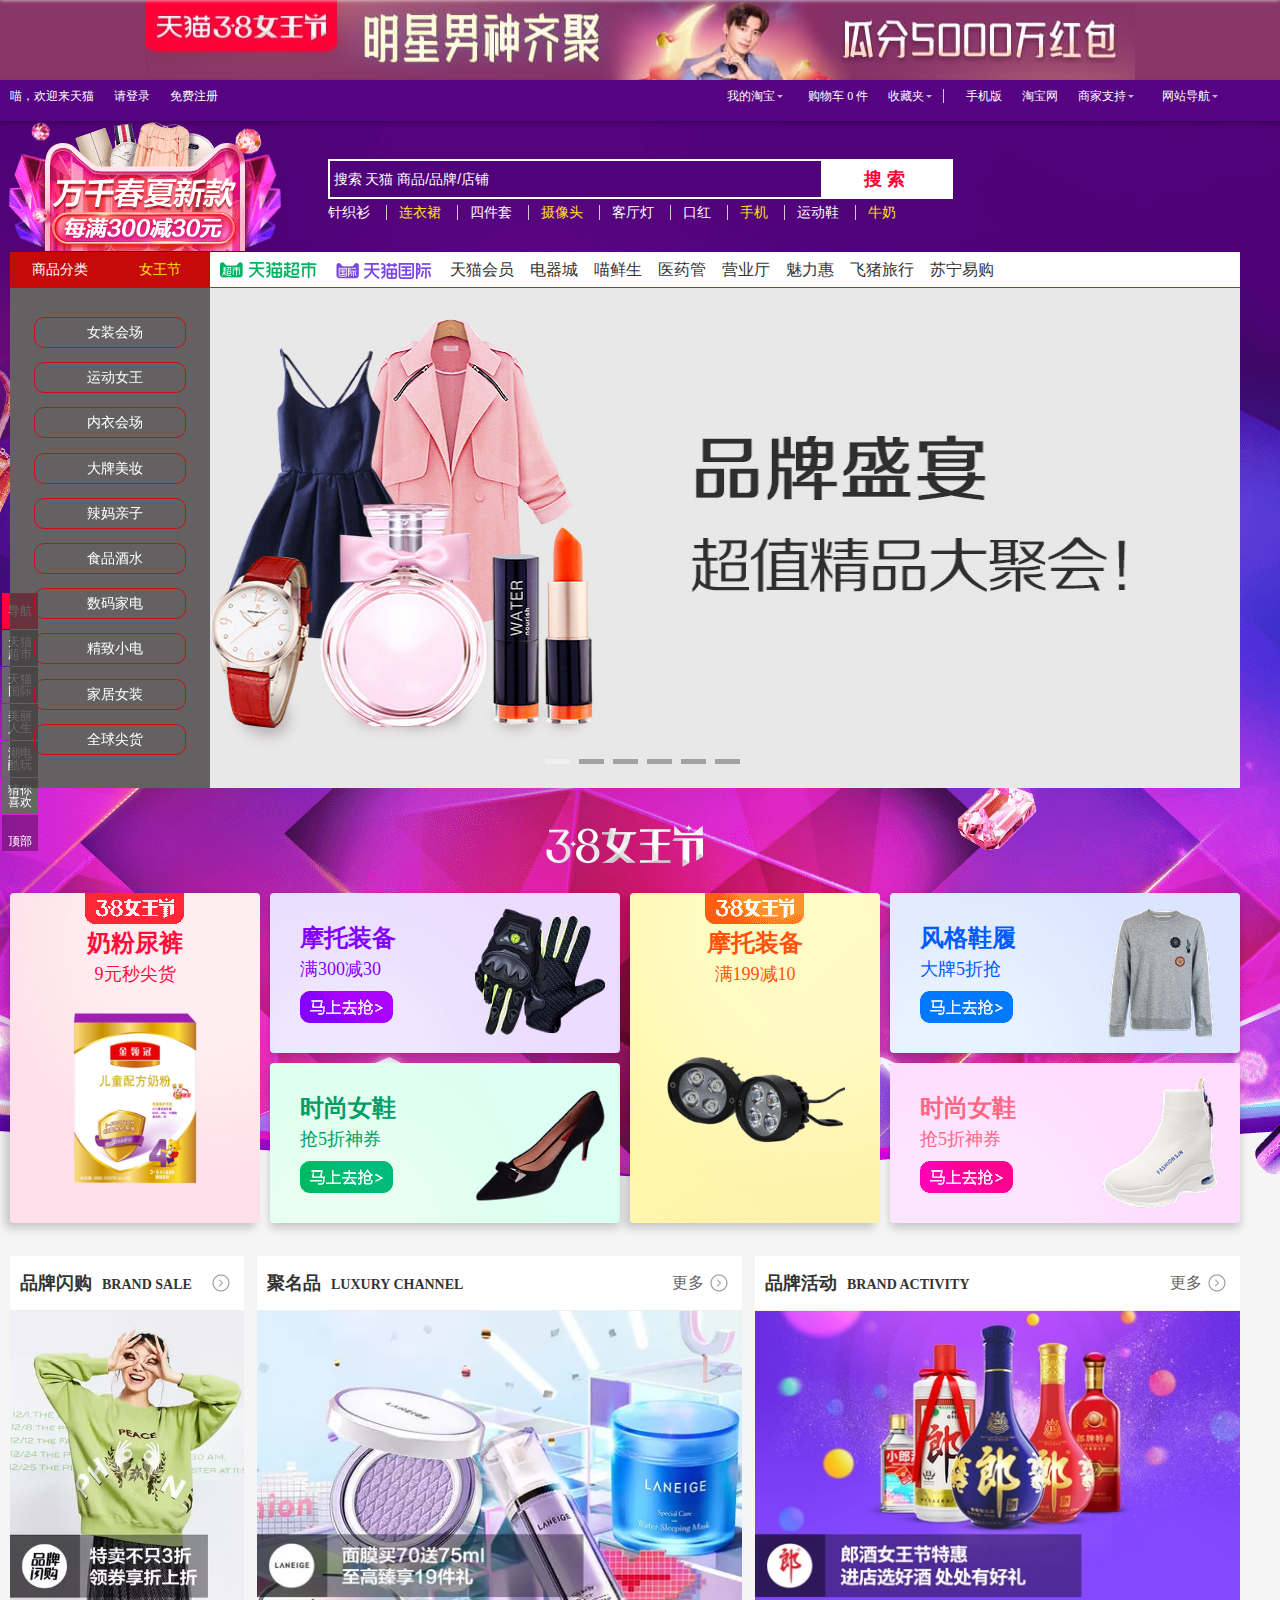
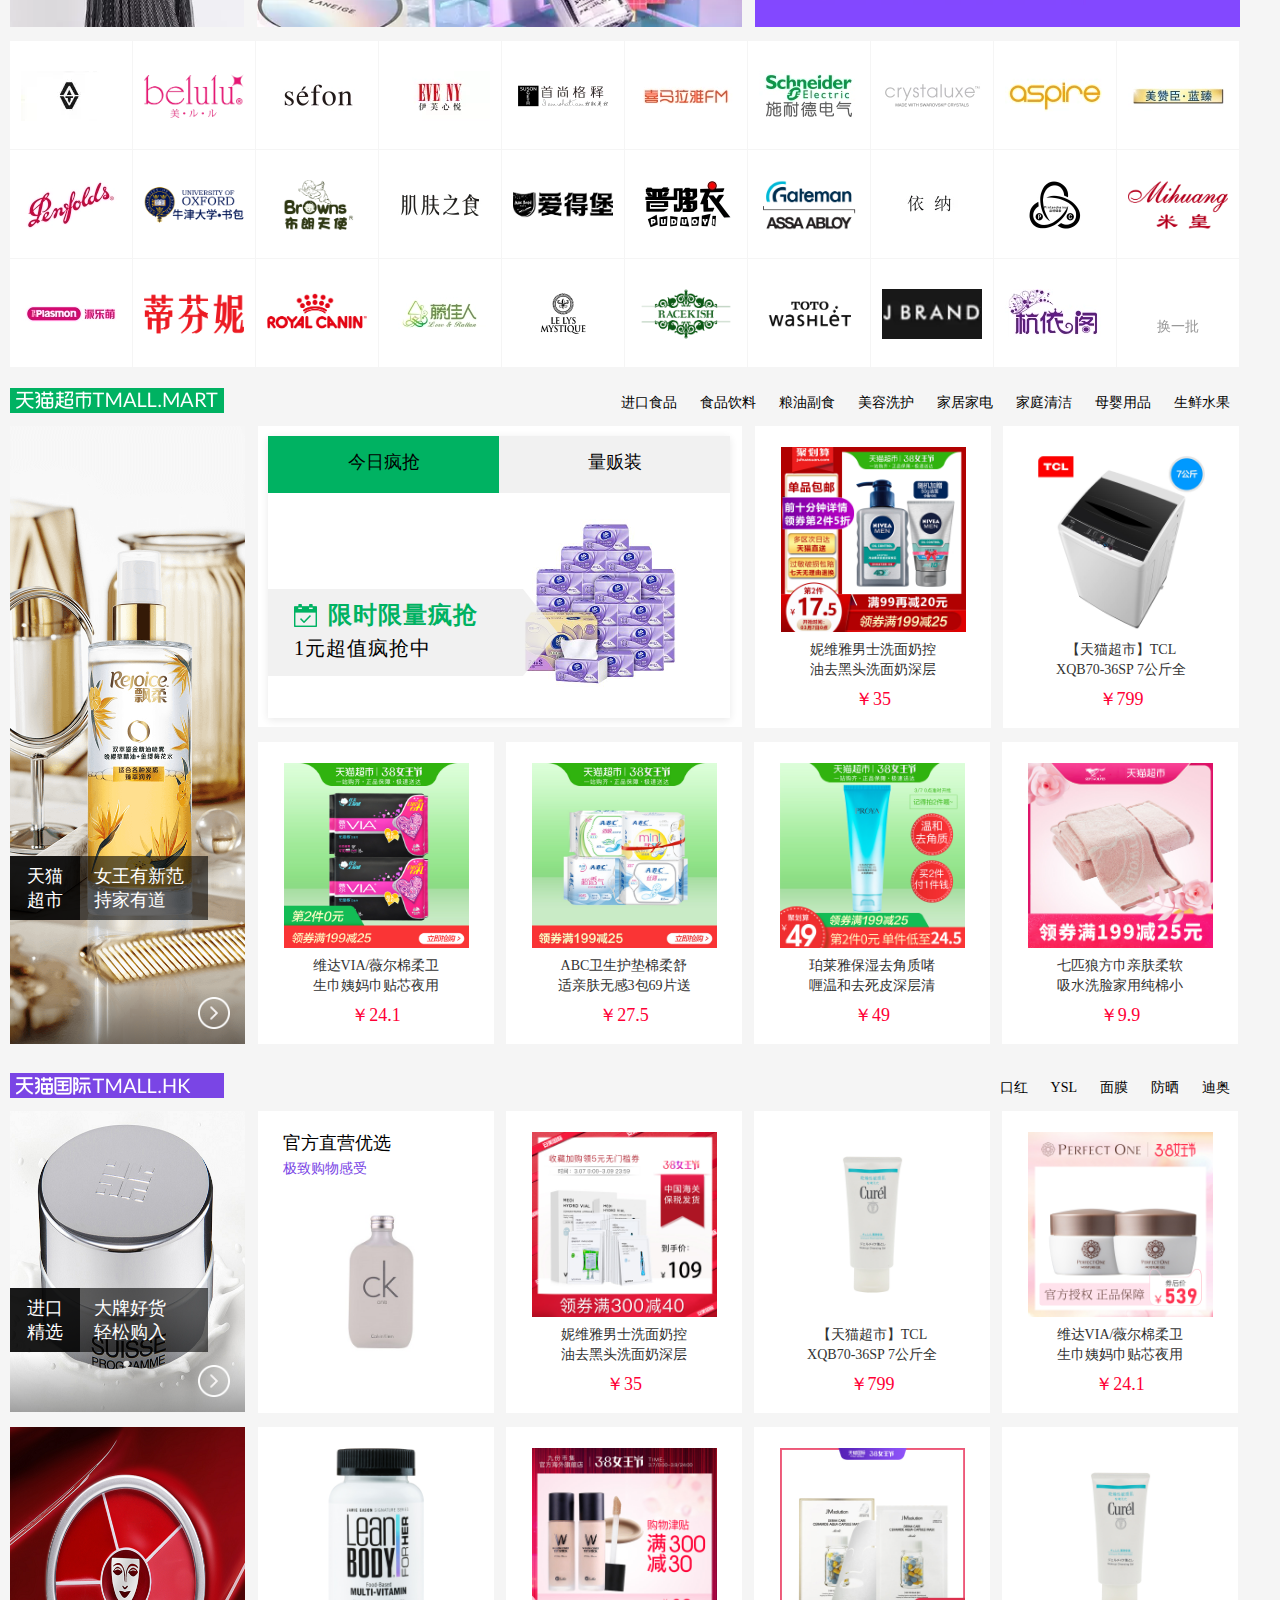
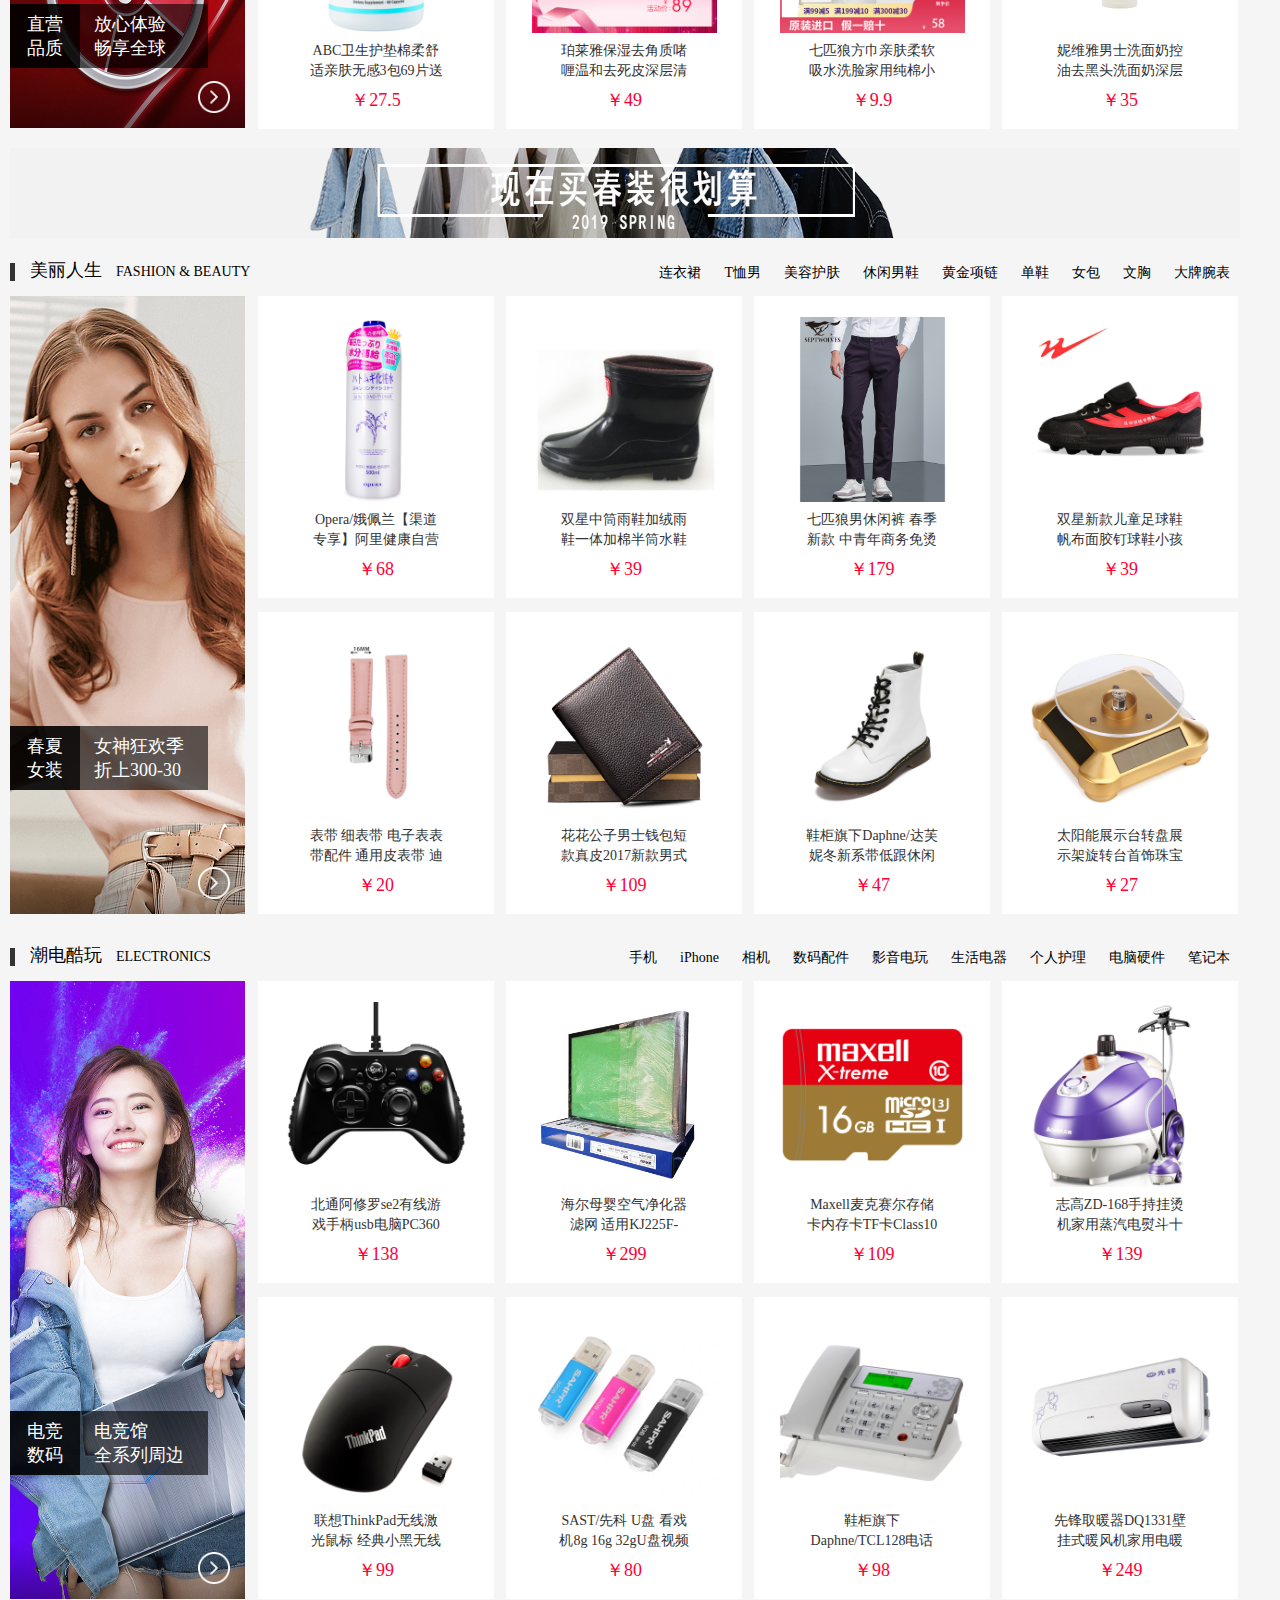
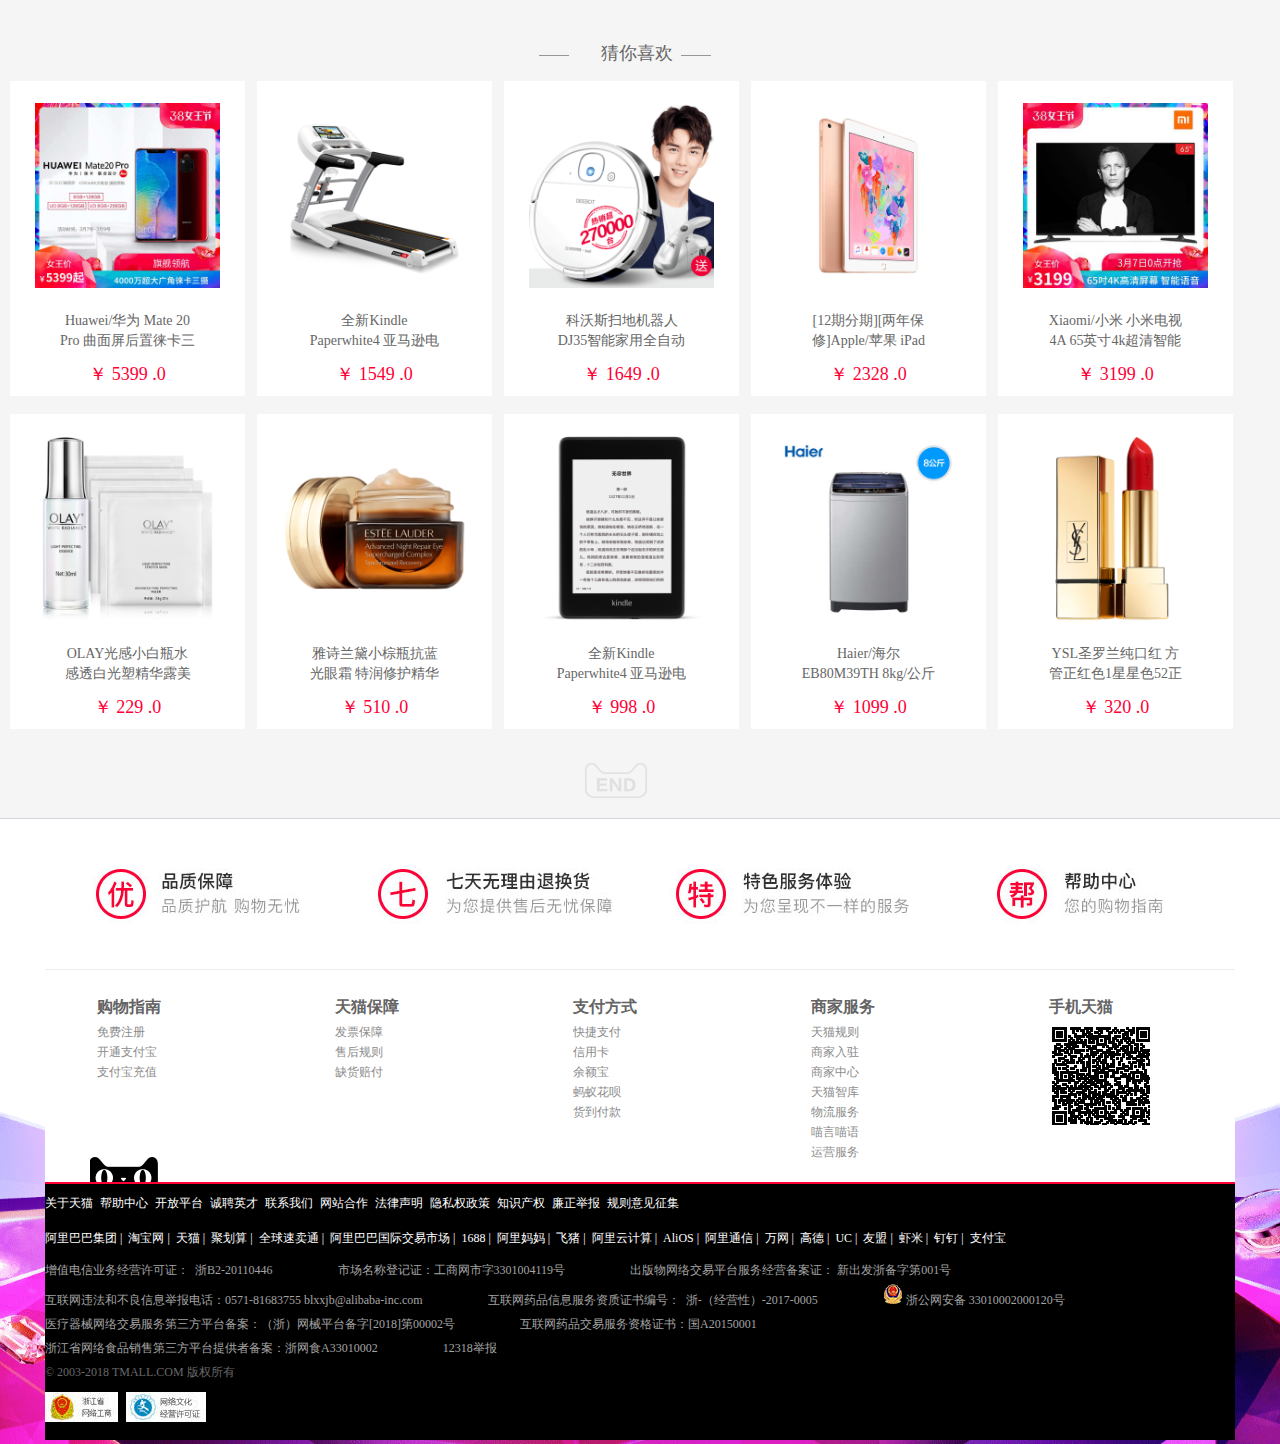
<file: TM/index.html>
<!DOCTYPE html>
<html lang="en">

<head>
    <meta charset="UTF-8">
    <meta name="viewport" content="width=device-width, initial-scale=1.0">
    <meta http-equiv="X-UA-Compatible" content="ie=edge">
    <link rel="stylesheet" href="css/index.css">
    <title>天猫</title>
</head>

<body>
    <!-- 头部广告开始 -->
    <div class="headguanggao">
        <div class="guangao_box">
            <img src="img/guanggao.jpg" alt="">
        </div>
    </div>
    <!-- 头部广告结束 -->
    <!-- head开始 -->
    <div class="head">
        <div class="back">
            <!-- <img src="img/bavkground.png" alt=""> -->
        </div>
        <div class="head_box">
            <!-- 头部按钮开始 -->
            <div class="top_anniu">
                <div class="anniu_box">
                    <p class="left_bx">
                        <span>喵，欢迎来天猫</span>
                        <a href="" class="big">请登录</a>
                        <a href="">免费注册</a>
                    </p>
                    <div class="right_bx">
                        <div class="bx_word hover">
                            <a href="" class="top_title hover2">
                                我的淘宝
                                <b></b>
                            </a>
                            <div class="bx_bb">
                                <a href="" class="nei">已买到的宝贝</a>
                                <a href="" class="nei">已卖出的宝贝</a>
                            </div>
                        </div>
                        <div class="bx_word gou">
                            <i class="iconfont">&#xe600;</i>
                            <a href="">
                                购物车
                                <span>0</span>
                                件
                            </a>
                        </div>
                        <div class="bx_word hover">
                            <a href="" class="top_title hover2">
                                收藏夹
                                <b></b>
                            </a>
                            <div class="bx_bb bx_b2">
                                <a href="" class="nei">收藏的宝贝</a>
                                <a href="" class="nei">收藏的店铺</a>
                            </div>
                        </div>
                        <div class="bx_word shu">
                        </div>
                        <div class="bx_word gou hover">
                            <i class="iconfont">&#xe686;</i>
                            <a href="" class="hover2">
                                手机版
                            </a>
                            <div class="bx_bb bx_b3">
                                <div class="bx_img"></div>
                                <p></p>
                                <b></b>
                            </div>
                        </div>
                        <div class="bx_word gou">
                            <a href="">
                                淘宝网
                            </a>
                        </div>
                        <div class="bx_word hover">
                            <a href="" class="top_title hover2">
                                商家支持
                                <b></b>
                            </a>
                            <div class="bx_bb bx_b4">
                                <ul>
                                    <li>
                                        <h3>商家：</h3>
                                        <a href="" class="nei">天猫规则</a>
                                        <a href="" class="nei">天猫规则</a>
                                        <a href="" class="nei">天猫规则</a>
                                        <a href="" class="nei">天猫规则</a>
                                        <a href="" class="nei">天猫规则</a>
                                        <a href="" class="nei">天猫规则</a>
                                        <a href="" class="nei">天猫规则</a>
                                        <a href="" class="nei">天猫规则</a>
                                    </li>
                                    <li>
                                        <h3>帮助：</h3>
                                        <a href="" class="nei">帮助中心</a>
                                        <a href="" class="nei">问商友</a>
                                    </li>
                                </ul>
                            </div>
                        </div>
                        <div class="bx_word  last hover">
                            <i class="iconfont">&#xe610;</i>
                            <a href="" class="top_title hover2">
                                网站导航
                                <b></b>
                            </a>
                            <div class="bx_bb bx_b5">
                                <div class="ul one">
                                    <h2>
                                        热点推荐
                                        <span>Hot</span>
                                    </h2>
                                    <ul>
                                        <li>
                                            <a href="" class="ss">天猫超市</a>
                                        </li>
                                        <li>
                                            <a href="" class="ss">天猫超市</a>
                                        </li>
                                        <li>
                                            <a href="" class="ss">天猫超市</a>
                                        </li>
                                        <li>
                                            <a href="" class="ss">天猫超市</a>
                                        </li>
                                        <li>
                                            <a href="" class="ss">天猫超市</a>
                                        </li>
                                        <li>
                                            <a href="" class="ss">天猫超市</a>
                                        </li>
                                        <li>
                                            <a href="" class="ss">天猫超市</a>
                                        </li>
                                        <li>
                                            <a href="" class="ss">天猫超市</a>
                                        </li>
                                        </li>
                                        <li>
                                            <a href="" class="ss">天猫超市</a>
                                        </li>
                                        <li>
                                            <a href="" class="ss">天猫超市</a>
                                        </li>
                                        <li>
                                            <a href="" class="ss">天猫超市</a>
                                        </li>
                                        <li>
                                            <a href="" class="ss">天猫超市</a>
                                        </li>
                                        <li>
                                            <a href="" class="ss">天猫超市</a>
                                        </li>
                                        <li>
                                            <a href="" class="ss">天猫超市</a>
                                        </li>
                                        <li>
                                            <a href="" class="ss">天猫超市</a>
                                        </li>
                                    </ul>
                                </div>
                                <div class="ul two">
                                    <h2>
                                        行业市场
                                        <span>Market</span>
                                    </h2>
                                    <ul>
                                        <li>
                                            <a href="" class="ss">天猫超市</a>
                                        </li>
                                        <li>
                                            <a href="" class="ss">天猫超市</a>
                                        </li>
                                        <li>
                                            <a href="" class="ss">天猫超市</a>
                                        </li>
                                        <li>
                                            <a href="" class="ss">天猫超市</a>
                                        </li>
                                        <li>
                                            <a href="" class="ss">天猫超市</a>
                                        </li>
                                        <li>
                                            <a href="" class="ss">天猫超市</a>
                                        </li>
                                        <li>
                                            <a href="" class="ss">天猫超市</a>
                                        </li>
                                        <li>
                                            <a href="" class="ss">天猫超市</a>
                                        </li>
                                        </li>
                                        <li>
                                            <a href="" class="ss">天猫超市</a>
                                        </li>
                                        <li>
                                            <a href="" class="ss">天猫超市</a>
                                        </li>
                                        <li>
                                            <a href="" class="ss">天猫超市</a>
                                        </li>
                                        <li>
                                            <a href="" class="ss">天猫超市</a>
                                        </li>
                                        <li>
                                            <a href="" class="ss">天猫超市</a>
                                        </li>
                                        <li>
                                            <a href="" class="ss">天猫超市</a>
                                        </li>
                                        <li>
                                            <a href="" class="ss">天猫超市</a>
                                        </li>
                                    </ul>
                                </div>
                                <div class="ul three">
                                    <h2>
                                            服务指南
                                        <span>Help</span>
                                    </h2>
                                    <ul>
                                        <li>
                                            <a href="" class="ss">天猫超市</a>
                                        </li>
                                        <li>
                                            <a href="" class="ss">天猫超市</a>
                                        </li>
                                        <li>
                                            <a href="" class="ss">天猫超市</a>
                                        </li>
                                        <li>
                                            <a href="" class="ss">天猫超市</a>
                                        </li>
                                        <li>
                                            <a href="" class="ss">天猫超市</a>
                                        </li>
                                        <li>
                                            <a href="" class="ss">天猫超市</a>
                                        </li>
                                        <li>
                                            <a href="" class="ss">天猫超市</a>
                                        </li>
                                        <li>
                                            <a href="" class="ss">天猫超市</a>
                                        </li>
                                        </li>
                                        <li>
                                            <a href="" class="ss">天猫超市</a>
                                        </li>
                                        <li>
                                            <a href="" class="ss">天猫超市</a>
                                        </li>
                                        <li>
                                            <a href="" class="ss">天猫超市</a>
                                        </li>
                                        <li>
                                            <a href="" class="ss">天猫超市</a>
                                        </li>
                                        <li>
                                            <a href="" class="ss">天猫超市</a>
                                        </li>
                                        <li>
                                            <a href="" class="ss">天猫超市</a>
                                        </li>
                                        <li>
                                            <a href="" class="ss">天猫超市</a>
                                        </li>
                                    </ul>
                                </div>
                            </div>
                        </div>
                    </div>
                </div>
            </div>
            <!-- 头部按钮结束 -->
            <!-- 搜索开始 -->
            <div class="header">
                <div class="header_ex">
                    <div class="sousuo">
                        <input type="text" class="sou" placeholder="搜索 天猫 商品/品牌/店铺">
                        <span>搜索</span>
                        <div class="wenzi">
                            <li>
                                <a href="">针织衫</a>
                            </li>
                            <li>
                                <a href="" class="orange">连衣裙</a>
                            </li>
                            <li>
                                <a href="">四件套</a>
                            </li>
                            <li>
                                <a href="" class="orange">摄像头</a>
                            </li>
                            <li>
                                <a href="">客厅灯</a>
                            </li>
                            <li>
                                <a href="">口红</a>
                            </li>
                            <li>
                                <a href="" class="orange">手机</a>
                            </li>
                            <li>
                                <a href="">运动鞋 </a>
                            </li>
                            <li>
                                <a href="" class="orange">牛奶</a>
                            </li>
                        </div>
                    </div>
                </div>
                <div class="logo">
                    <img src="img/logo.gif" alt="">
                </div>
            </div>
            <!-- 搜索结束 -->
            <!-- 轮播开始 -->
            <div class="lun">
                <div class="li">
                    <div class="li_box_left">
                        <div class="shop">
                            商品分类
                        </div>
                        <div class="nvwang">
                            女王节
                        </div>
                    </div>
                    <div class="li_box_right">
                        <a href="">
                            <img src="img/tianmao1.png" alt="">
                        </a>
                        <a href="">
                            <img src="img/tianmao2.png" alt="">
                        </a>
                        <a href="">天猫会员</a>
                        <a href="">电器城</a>
                        <a href="">喵鲜生</a>
                        <a href="">医药管</a>
                        <a href="">营业厅</a>
                        <a href="">魅力惠</a>
                        <a href="">飞猪旅行</a>
                        <a href="">苏宁易购</a>
                    </div>
                </div>
                <div class="big_lun">
                    <div class="left_li">
                        <div class="li-bx">
                            <a href="">
                                <i class="iconfont">&#xe601;</i>
                                <span>女装会场</span>
                            </a>
                        </div>
                        <div class="li-bx">
                            <a href="">
                                <i class="iconfont">&#xe61b;</i>
                                <span>运动女王</span>
                            </a>
                        </div>
                        <div class="li-bx">
                            <a href="">
                                <i class="iconfont">&#xe601;</i>
                                <span>内衣会场</span>
                            </a>
                        </div>
                        <div class="li-bx">
                            <a href="">
                                <i class="iconfont">&#xe60b;</i>
                                <span>大牌美妆</span>
                            </a>
                        </div>
                        <div class="li-bx">
                            <a href="">
                                <i class="iconfont">&#xe631;</i>
                                <span>辣妈亲子</span>
                            </a>
                        </div>
                        <div class="li-bx">
                            <a href="">
                                <i class="iconfont">&#xe607;</i>
                                <span>食品酒水</span>
                            </a>
                        </div>
                        <div class="li-bx">
                            <a href="">
                                <i class="iconfont">&#xe6a6;</i>
                                <span>数码家电</span>
                            </a>
                        </div>
                        <div class="li-bx">
                            <a href="">
                                <i class="iconfont">&#xe667;</i>
                                <span>精致小电</span>
                            </a>
                        </div>
                        <div class="li-bx">
                            <a href="">
                                <i class="iconfont">&#xe6f4; </i>
                                <span>家居女装</span>
                            </a>
                        </div>
                        <div class="li-bx">
                            <a href="">
                                <i class="iconfont">&#xe602;</i>
                                <span>全球尖货</span>
                            </a>
                        </div>
                        <div class="liss_bx">
                            <div class="Liss_li">
                                <div class="liss_left">
                                    <div class="lss_li">
                                        <div class="hot_ll">
                                            <div class="line_title">
                                                <div class="line_tex">
                                                    当季流行
                                                </div>
                                                <i class="iconfont">&#xe63e;</i>
                                            </div>
                                            <div class="lin_con">
                                                <a href="" class="hot">女装新品</a>
                                                <a href="" class="hot">女装新品</a>
                                                <a href="" class="hot">女装新品</a>
                                                <a href="" class="hot">女装新品</a>
                                                <a href="" class="hot">女装新品</a>
                                                <a href="" class="hot">女装新品</a>
                                                <a href="" class="hot">女装新品</a>
                                                <a href="" class="hot">女装新品</a>
                                                <a href="" class="hot">女装新品</a>
                                                <a href="" class="hot">女装新品</a>
                                                <a href="" class="hot">女装新品</a>
                                            </div>
                                        </div>
                                        <div class="hot_ll">
                                            <div class="line_title">
                                                <div class="line_tex">
                                                    当季流行
                                                </div>
                                                <i class="iconfont">&#xe63e;</i>
                                            </div>
                                            <div class="lin_con">
                                                <a href="" class="hot">女装新品</a>
                                                <a href="" class="hot">女装新品</a>
                                                <a href="" class="hot">女装新品</a>
                                                <a href="" class="hot">女装新品</a>
                                                <a href="" class="hot">女装新品</a>
                                                <a href="" class="hot">女装新品</a>
                                                <a href="" class="hot">女装新品</a>
                                                <a href="" class="hot">女装新品</a>
                                                <a href="" class="hot">女装新品</a>
                                                <a href="" class="hot">女装新品</a>
                                                <a href="" class="hot">女装新品</a>
                                                <a href="" class="hot">女装新品</a>
                                                <a href="" class="hot">女装新品</a>
                                                <a href="" class="hot">女装新品</a>
                                                <a href="" class="hot">女装新品</a>
                                            </div>
                                        </div>
                                        <div class="hot_ll">
                                            <div class="line_title">
                                                <div class="line_tex">
                                                    当季流行
                                                </div>
                                                <i class="iconfont">&#xe63e;</i>
                                            </div>
                                            <div class="lin_con">
                                                <a href="" class="hot">女装新品</a>
                                                <a href="" class="hot">女装新品</a>
                                                <a href="" class="hot">女装新品</a>
                                                <a href="" class="hot">女装新品</a>
                                                <a href="" class="hot">女装新品</a>
                                                <a href="" class="hot">女装新品</a>
                                                <a href="" class="hot">女装新品</a>
                                                <a href="" class="hot">女装新品</a>
                                                <a href="" class="hot">女装新品</a>
                                                <a href="" class="hot">女装新品</a>
                                                <a href="" class="hot">女装新品</a>
                                            </div>
                                        </div>
                                        <div class="hot_ll">
                                            <div class="line_title">
                                                <div class="line_tex">
                                                    当季流行
                                                </div>
                                                <i class="iconfont">&#xe63e;</i>
                                            </div>
                                            <div class="lin_con">
                                                <a href="" class="hot">女装新品</a>
                                                <a href="" class="hot">女装新品</a>
                                                <a href="" class="hot">女装新品</a>
                                                <a href="" class="hot">女装新品</a>
                                                <a href="" class="hot">女装新品</a>
                                                <a href="" class="hot">女装新品</a>
                                                <a href="" class="hot">女装新品</a>
                                                <a href="" class="hot">女装新品</a>
                                                <a href="" class="hot">女装新品</a>
                                                <a href="" class="hot">女装新品</a>
                                                <a href="" class="hot">女装新品</a>
                                                <a href="" class="hot">女装新品</a>
                                                <a href="" class="hot">女装新品</a>
                                                <a href="" class="hot">女装新品</a>
                                                <a href="" class="hot">女装新品</a>
                                            </div>
                                        </div>
                                        <div class="hot_ll">
                                            <div class="line_title">
                                                <div class="line_tex">
                                                    当季流行
                                                </div>
                                                <i class="iconfont">&#xe63e;</i>
                                            </div>
                                            <div class="lin_con">
                                                <a href="" class="hot">女装新品</a>
                                                <a href="" class="hot">女装新品</a>
                                                <a href="" class="hot">女装新品</a>
                                                <a href="" class="hot">女装新品</a>
                                                <a href="" class="hot">女装新品</a>
                                                <a href="" class="hot">女装新品</a>
                                                <a href="" class="hot">女装新品</a>
                                                <a href="" class="hot">女装新品</a>
                                                <a href="" class="hot">女装新品</a>
                                                <a href="" class="hot">女装新品</a>
                                                <a href="" class="hot">女装新品</a>
                                            </div>
                                        </div>
                                        <div class="hot_ll last">
                                            <div class="line_title">
                                                <div class="line_tex">
                                                    当季流行
                                                </div>
                                                <i class="iconfont">&#xe63e;</i>
                                            </div>
                                            <div class="lin_con">
                                                <a href="" class="hot">女装新品</a>
                                                <a href="" class="hot">女装新品</a>
                                                <a href="" class="hot">女装新品</a>
                                                <a href="" class="hot">女装新品</a>
                                                <a href="" class="hot">女装新品</a>
                                                <a href="" class="hot">女装新品</a>
                                                <a href="" class="hot">女装新品</a>
                                                <a href="" class="hot">女装新品</a>
                                                <a href="" class="hot">女装新品</a>
                                                <a href="" class="hot">女装新品</a>
                                                <a href="" class="hot">女装新品</a>
                                                <a href="" class="hot">女装新品</a>
                                                <a href="" class="hot">女装新品</a>
                                                <a href="" class="hot">女装新品</a>
                                                <a href="" class="hot">女装新品</a>
                                            </div>
                                        </div>
                                    </div>
                                </div>
                                <div class="liss_rig">
                                    <div class="lisslo">
                                        <a href="" class="loh">
                                            <img src="img/liso.jpg" alt="">
                                        </a>
                                        <a href="" class="loh">
                                            <img src="img/liso.jpg" alt="">
                                        </a>
                                        <a href="" class="loh">
                                            <img src="img/liso.jpg" alt="">
                                        </a>
                                        <a href="" class="loh">
                                            <img src="img/liso.jpg" alt="">
                                        </a>
                                        <a href="" class="loh">
                                            <img src="img/liso.jpg" alt="">
                                        </a>
                                        <a href="" class="loh">
                                            <img src="img/liso.jpg" alt="">
                                        </a>
                                        <a href="" class="loh">
                                            <img src="img/liso.jpg" alt="">
                                        </a>
                                        <a href="" class="loh">
                                            <img src="img/liso.jpg" alt="">
                                        </a>
                                        <a href="" class="loh">
                                            <img src="img/liso.jpg" alt="">
                                        </a>
                                        <a href="" class="loh">
                                            <img src="img/liso.jpg" alt="">
                                        </a>
                                        <a href="" class="loh">
                                            <img src="img/liso.jpg" alt="">
                                        </a>
                                        <a href="" class="loh">
                                            <img src="img/liso.jpg" alt="">
                                        </a>
                                        <a href="" class="loh">
                                            <img src="img/liso.jpg" alt="">
                                        </a>
                                        <a href="" class="loh">
                                            <img src="img/liso.jpg" alt="">
                                        </a>
                                        <a href="" class="loh">
                                            <img src="img/liso.jpg" alt="">
                                        </a>
                                        <a href="" class="loh">
                                            <img src="img/liso.jpg" alt="">
                                        </a>
                                        <a href="" class="loh">
                                            <img src="img/liso.jpg" alt="">
                                        </a>
                                        <a href="" class="loh">
                                            <img src="img/liso.jpg" alt="">
                                        </a>
                                        <a href="" class="loh">
                                            <img src="img/liso.jpg" alt="">
                                        </a>
                                        <a href="" class="loh">
                                            <img src="img/liso.jpg" alt="">
                                        </a>
                                    </div>
                                </div>
                            </div>
                            <div class="Liss_li">
                                <div class="liss_left">
                                    <div class="lss_li">
                                        <div class="hot_ll">
                                            <div class="line_title">
                                                <div class="line_tex">
                                                    男士外套
                                                </div>
                                                <i class="iconfont">&#xe63e;</i>
                                            </div>
                                            <div class="lin_con">
                                                <a href="" class="hot">女装新品</a>
                                                <a href="" class="hot">女装新品</a>
                                                <a href="" class="hot">女装新品</a>
                                                <a href="" class="hot">女装新品</a>
                                                <a href="" class="hot">女装新品</a>
                                                <a href="" class="hot">女装新品</a>
                                                <a href="" class="hot">女装新品</a>
                                                <a href="" class="hot">女装新品</a>
                                                <a href="" class="hot">女装新品</a>
                                                <a href="" class="hot">女装新品</a>
                                                <a href="" class="hot">女装新品</a>
                                            </div>
                                        </div>
                                        <div class="hot_ll">
                                            <div class="line_title">
                                                <div class="line_tex">
                                                    当季流行
                                                </div>
                                                <i class="iconfont">&#xe63e;</i>
                                            </div>
                                            <div class="lin_con">
                                                <a href="" class="hot">女装新品</a>
                                                <a href="" class="hot">女装新品</a>
                                                <a href="" class="hot">女装新品</a>
                                                <a href="" class="hot">女装新品</a>
                                                <a href="" class="hot">女装新品</a>
                                                <a href="" class="hot">女装新品</a>
                                                <a href="" class="hot">女装新品</a>
                                                <a href="" class="hot">女装新品</a>
                                                <a href="" class="hot">女装新品</a>
                                                <a href="" class="hot">女装新品</a>
                                                <a href="" class="hot">女装新品</a>
                                                <a href="" class="hot">女装新品</a>
                                                <a href="" class="hot">女装新品</a>
                                                <a href="" class="hot">女装新品</a>
                                                <a href="" class="hot">女装新品</a>
                                            </div>
                                        </div>
                                        <div class="hot_ll">
                                            <div class="line_title">
                                                <div class="line_tex">
                                                    当季流行
                                                </div>
                                                <i class="iconfont">&#xe63e;</i>
                                            </div>
                                            <div class="lin_con">
                                                <a href="" class="hot">女装新品</a>
                                                <a href="" class="hot">女装新品</a>
                                                <a href="" class="hot">女装新品</a>
                                                <a href="" class="hot">女装新品</a>
                                                <a href="" class="hot">女装新品</a>
                                                <a href="" class="hot">女装新品</a>
                                                <a href="" class="hot">女装新品</a>
                                                <a href="" class="hot">女装新品</a>
                                                <a href="" class="hot">女装新品</a>
                                                <a href="" class="hot">女装新品</a>
                                                <a href="" class="hot">女装新品</a>
                                            </div>
                                        </div>
                                        <div class="hot_ll">
                                            <div class="line_title">
                                                <div class="line_tex">
                                                    当季流行
                                                </div>
                                                <i class="iconfont">&#xe63e;</i>
                                            </div>
                                            <div class="lin_con">
                                                <a href="" class="hot">女装新品</a>
                                                <a href="" class="hot">女装新品</a>
                                                <a href="" class="hot">女装新品</a>
                                                <a href="" class="hot">女装新品</a>
                                                <a href="" class="hot">女装新品</a>
                                                <a href="" class="hot">女装新品</a>
                                                <a href="" class="hot">女装新品</a>
                                                <a href="" class="hot">女装新品</a>
                                                <a href="" class="hot">女装新品</a>
                                                <a href="" class="hot">女装新品</a>
                                                <a href="" class="hot">女装新品</a>
                                                <a href="" class="hot">女装新品</a>
                                                <a href="" class="hot">女装新品</a>
                                                <a href="" class="hot">女装新品</a>
                                                <a href="" class="hot">女装新品</a>
                                            </div>
                                        </div>
                                        <div class="hot_ll">
                                            <div class="line_title">
                                                <div class="line_tex">
                                                    当季流行
                                                </div>
                                                <i class="iconfont">&#xe63e;</i>
                                            </div>
                                            <div class="lin_con">
                                                <a href="" class="hot">女装新品</a>
                                                <a href="" class="hot">女装新品</a>
                                                <a href="" class="hot">女装新品</a>
                                                <a href="" class="hot">女装新品</a>
                                                <a href="" class="hot">女装新品</a>
                                                <a href="" class="hot">女装新品</a>
                                                <a href="" class="hot">女装新品</a>
                                                <a href="" class="hot">女装新品</a>
                                                <a href="" class="hot">女装新品</a>
                                                <a href="" class="hot">女装新品</a>
                                                <a href="" class="hot">女装新品</a>
                                            </div>
                                        </div>
                                        <div class="hot_ll last">
                                            <div class="line_title">
                                                <div class="line_tex">
                                                    当季流行
                                                </div>
                                                <i class="iconfont">&#xe63e;</i>
                                            </div>
                                            <div class="lin_con">
                                                <a href="" class="hot">女装新品</a>
                                                <a href="" class="hot">女装新品</a>
                                                <a href="" class="hot">女装新品</a>
                                                <a href="" class="hot">女装新品</a>
                                                <a href="" class="hot">女装新品</a>
                                                <a href="" class="hot">女装新品</a>
                                                <a href="" class="hot">女装新品</a>
                                                <a href="" class="hot">女装新品</a>
                                                <a href="" class="hot">女装新品</a>
                                                <a href="" class="hot">女装新品</a>
                                                <a href="" class="hot">女装新品</a>
                                                <a href="" class="hot">女装新品</a>
                                                <a href="" class="hot">女装新品</a>
                                                <a href="" class="hot">女装新品</a>
                                                <a href="" class="hot">女装新品</a>
                                            </div>
                                        </div>
                                    </div>
                                </div>
                                <div class="liss_rig">
                                    <div class="lisslo">
                                        <a href="" class="loh">
                                            <img src="img/liso.jpg" alt="">
                                        </a>
                                        <a href="" class="loh">
                                            <img src="img/liso.jpg" alt="">
                                        </a>
                                        <a href="" class="loh">
                                            <img src="img/liso.jpg" alt="">
                                        </a>
                                        <a href="" class="loh">
                                            <img src="img/liso.jpg" alt="">
                                        </a>
                                        <a href="" class="loh">
                                            <img src="img/liso.jpg" alt="">
                                        </a>
                                        <a href="" class="loh">
                                            <img src="img/liso.jpg" alt="">
                                        </a>
                                        <a href="" class="loh">
                                            <img src="img/liso.jpg" alt="">
                                        </a>
                                        <a href="" class="loh">
                                            <img src="img/liso.jpg" alt="">
                                        </a>
                                        <a href="" class="loh">
                                            <img src="img/liso.jpg" alt="">
                                        </a>
                                        <a href="" class="loh">
                                            <img src="img/liso.jpg" alt="">
                                        </a>
                                        <a href="" class="loh">
                                            <img src="img/liso.jpg" alt="">
                                        </a>
                                        <a href="" class="loh">
                                            <img src="img/liso.jpg" alt="">
                                        </a>
                                        <a href="" class="loh">
                                            <img src="img/liso.jpg" alt="">
                                        </a>
                                        <a href="" class="loh">
                                            <img src="img/liso.jpg" alt="">
                                        </a>
                                        <a href="" class="loh">
                                            <img src="img/liso.jpg" alt="">
                                        </a>
                                        <a href="" class="loh">
                                            <img src="img/liso.jpg" alt="">
                                        </a>
                                        <a href="" class="loh">
                                            <img src="img/liso.jpg" alt="">
                                        </a>
                                        <a href="" class="loh">
                                            <img src="img/liso.jpg" alt="">
                                        </a>
                                        <a href="" class="loh">
                                            <img src="img/liso.jpg" alt="">
                                        </a>
                                        <a href="" class="loh">
                                            <img src="img/liso.jpg" alt="">
                                        </a>
                                    </div>
                                </div>
                            </div>
                            <div class="Liss_li">
                                <div class="liss_left">
                                    <div class="lss_li">
                                        <div class="hot_ll">
                                            <div class="line_title">
                                                <div class="line_tex">
                                                    推荐女鞋
                                                </div>
                                                <i class="iconfont">&#xe63e;</i>
                                            </div>
                                            <div class="lin_con">
                                                <a href="" class="hot">女装新品</a>
                                                <a href="" class="hot">女装新品</a>
                                                <a href="" class="hot">女装新品</a>
                                                <a href="" class="hot">女装新品</a>
                                                <a href="" class="hot">女装新品</a>
                                                <a href="" class="hot">女装新品</a>
                                                <a href="" class="hot">女装新品</a>
                                                <a href="" class="hot">女装新品</a>
                                                <a href="" class="hot">女装新品</a>
                                                <a href="" class="hot">女装新品</a>
                                                <a href="" class="hot">女装新品</a>
                                            </div>
                                        </div>
                                        <div class="hot_ll">
                                            <div class="line_title">
                                                <div class="line_tex">
                                                    当季流行
                                                </div>
                                                <i class="iconfont">&#xe63e;</i>
                                            </div>
                                            <div class="lin_con">
                                                <a href="" class="hot">女装新品</a>
                                                <a href="" class="hot">女装新品</a>
                                                <a href="" class="hot">女装新品</a>
                                                <a href="" class="hot">女装新品</a>
                                                <a href="" class="hot">女装新品</a>
                                                <a href="" class="hot">女装新品</a>
                                                <a href="" class="hot">女装新品</a>
                                                <a href="" class="hot">女装新品</a>
                                                <a href="" class="hot">女装新品</a>
                                                <a href="" class="hot">女装新品</a>
                                                <a href="" class="hot">女装新品</a>
                                                <a href="" class="hot">女装新品</a>
                                                <a href="" class="hot">女装新品</a>
                                                <a href="" class="hot">女装新品</a>
                                                <a href="" class="hot">女装新品</a>
                                            </div>
                                        </div>
                                        <div class="hot_ll">
                                            <div class="line_title">
                                                <div class="line_tex">
                                                    当季流行
                                                </div>
                                                <i class="iconfont">&#xe63e;</i>
                                            </div>
                                            <div class="lin_con">
                                                <a href="" class="hot">女装新品</a>
                                                <a href="" class="hot">女装新品</a>
                                                <a href="" class="hot">女装新品</a>
                                                <a href="" class="hot">女装新品</a>
                                                <a href="" class="hot">女装新品</a>
                                                <a href="" class="hot">女装新品</a>
                                                <a href="" class="hot">女装新品</a>
                                                <a href="" class="hot">女装新品</a>
                                                <a href="" class="hot">女装新品</a>
                                                <a href="" class="hot">女装新品</a>
                                                <a href="" class="hot">女装新品</a>
                                            </div>
                                        </div>
                                        <div class="hot_ll">
                                            <div class="line_title">
                                                <div class="line_tex">
                                                    当季流行
                                                </div>
                                                <i class="iconfont">&#xe63e;</i>
                                            </div>
                                            <div class="lin_con">
                                                <a href="" class="hot">女装新品</a>
                                                <a href="" class="hot">女装新品</a>
                                                <a href="" class="hot">女装新品</a>
                                                <a href="" class="hot">女装新品</a>
                                                <a href="" class="hot">女装新品</a>
                                                <a href="" class="hot">女装新品</a>
                                                <a href="" class="hot">女装新品</a>
                                                <a href="" class="hot">女装新品</a>
                                                <a href="" class="hot">女装新品</a>
                                                <a href="" class="hot">女装新品</a>
                                                <a href="" class="hot">女装新品</a>
                                                <a href="" class="hot">女装新品</a>
                                                <a href="" class="hot">女装新品</a>
                                                <a href="" class="hot">女装新品</a>
                                                <a href="" class="hot">女装新品</a>
                                            </div>
                                        </div>
                                        <div class="hot_ll">
                                            <div class="line_title">
                                                <div class="line_tex">
                                                    当季流行
                                                </div>
                                                <i class="iconfont">&#xe63e;</i>
                                            </div>
                                            <div class="lin_con">
                                                <a href="" class="hot">女装新品</a>
                                                <a href="" class="hot">女装新品</a>
                                                <a href="" class="hot">女装新品</a>
                                                <a href="" class="hot">女装新品</a>
                                                <a href="" class="hot">女装新品</a>
                                                <a href="" class="hot">女装新品</a>
                                                <a href="" class="hot">女装新品</a>
                                                <a href="" class="hot">女装新品</a>
                                                <a href="" class="hot">女装新品</a>
                                                <a href="" class="hot">女装新品</a>
                                                <a href="" class="hot">女装新品</a>
                                            </div>
                                        </div>
                                        <div class="hot_ll last">
                                            <div class="line_title">
                                                <div class="line_tex">
                                                    当季流行
                                                </div>
                                                <i class="iconfont">&#xe63e;</i>
                                            </div>
                                            <div class="lin_con">
                                                <a href="" class="hot">女装新品</a>
                                                <a href="" class="hot">女装新品</a>
                                                <a href="" class="hot">女装新品</a>
                                                <a href="" class="hot">女装新品</a>
                                                <a href="" class="hot">女装新品</a>
                                                <a href="" class="hot">女装新品</a>
                                                <a href="" class="hot">女装新品</a>
                                                <a href="" class="hot">女装新品</a>
                                                <a href="" class="hot">女装新品</a>
                                                <a href="" class="hot">女装新品</a>
                                                <a href="" class="hot">女装新品</a>
                                                <a href="" class="hot">女装新品</a>
                                                <a href="" class="hot">女装新品</a>
                                                <a href="" class="hot">女装新品</a>
                                                <a href="" class="hot">女装新品</a>
                                            </div>
                                        </div>
                                    </div>
                                </div>
                                <div class="liss_rig">
                                    <div class="lisslo">
                                        <a href="" class="loh">
                                            <img src="img/liso.jpg" alt="">
                                        </a>
                                        <a href="" class="loh">
                                            <img src="img/liso.jpg" alt="">
                                        </a>
                                        <a href="" class="loh">
                                            <img src="img/liso.jpg" alt="">
                                        </a>
                                        <a href="" class="loh">
                                            <img src="img/liso.jpg" alt="">
                                        </a>
                                        <a href="" class="loh">
                                            <img src="img/liso.jpg" alt="">
                                        </a>
                                        <a href="" class="loh">
                                            <img src="img/liso.jpg" alt="">
                                        </a>
                                        <a href="" class="loh">
                                            <img src="img/liso.jpg" alt="">
                                        </a>
                                        <a href="" class="loh">
                                            <img src="img/liso.jpg" alt="">
                                        </a>
                                        <a href="" class="loh">
                                            <img src="img/liso.jpg" alt="">
                                        </a>
                                        <a href="" class="loh">
                                            <img src="img/liso.jpg" alt="">
                                        </a>
                                        <a href="" class="loh">
                                            <img src="img/liso.jpg" alt="">
                                        </a>
                                        <a href="" class="loh">
                                            <img src="img/liso.jpg" alt="">
                                        </a>
                                        <a href="" class="loh">
                                            <img src="img/liso.jpg" alt="">
                                        </a>
                                        <a href="" class="loh">
                                            <img src="img/liso.jpg" alt="">
                                        </a>
                                        <a href="" class="loh">
                                            <img src="img/liso.jpg" alt="">
                                        </a>
                                        <a href="" class="loh">
                                            <img src="img/liso.jpg" alt="">
                                        </a>
                                        <a href="" class="loh">
                                            <img src="img/liso.jpg" alt="">
                                        </a>
                                        <a href="" class="loh">
                                            <img src="img/liso.jpg" alt="">
                                        </a>
                                        <a href="" class="loh">
                                            <img src="img/liso.jpg" alt="">
                                        </a>
                                        <a href="" class="loh">
                                            <img src="img/liso.jpg" alt="">
                                        </a>
                                    </div>
                                </div>
                            </div>
                            <div class="Liss_li">
                                <div class="liss_left">
                                    <div class="lss_li">
                                        <div class="hot_ll">
                                            <div class="line_title">
                                                <div class="line_tex">
                                                    护肤品
                                                </div>
                                                <i class="iconfont">&#xe63e;</i>
                                            </div>
                                            <div class="lin_con">
                                                <a href="" class="hot">女装新品</a>
                                                <a href="" class="hot">女装新品</a>
                                                <a href="" class="hot">女装新品</a>
                                                <a href="" class="hot">女装新品</a>
                                                <a href="" class="hot">女装新品</a>
                                                <a href="" class="hot">女装新品</a>
                                                <a href="" class="hot">女装新品</a>
                                                <a href="" class="hot">女装新品</a>
                                                <a href="" class="hot">女装新品</a>
                                                <a href="" class="hot">女装新品</a>
                                                <a href="" class="hot">女装新品</a>
                                            </div>
                                        </div>
                                        <div class="hot_ll">
                                            <div class="line_title">
                                                <div class="line_tex">
                                                    当季流行
                                                </div>
                                                <i class="iconfont">&#xe63e;</i>
                                            </div>
                                            <div class="lin_con">
                                                <a href="" class="hot">女装新品</a>
                                                <a href="" class="hot">女装新品</a>
                                                <a href="" class="hot">女装新品</a>
                                                <a href="" class="hot">女装新品</a>
                                                <a href="" class="hot">女装新品</a>
                                                <a href="" class="hot">女装新品</a>
                                                <a href="" class="hot">女装新品</a>
                                                <a href="" class="hot">女装新品</a>
                                                <a href="" class="hot">女装新品</a>
                                                <a href="" class="hot">女装新品</a>
                                                <a href="" class="hot">女装新品</a>
                                                <a href="" class="hot">女装新品</a>
                                                <a href="" class="hot">女装新品</a>
                                                <a href="" class="hot">女装新品</a>
                                                <a href="" class="hot">女装新品</a>
                                            </div>
                                        </div>
                                        <div class="hot_ll">
                                            <div class="line_title">
                                                <div class="line_tex">
                                                    当季流行
                                                </div>
                                                <i class="iconfont">&#xe63e;</i>
                                            </div>
                                            <div class="lin_con">
                                                <a href="" class="hot">女装新品</a>
                                                <a href="" class="hot">女装新品</a>
                                                <a href="" class="hot">女装新品</a>
                                                <a href="" class="hot">女装新品</a>
                                                <a href="" class="hot">女装新品</a>
                                                <a href="" class="hot">女装新品</a>
                                                <a href="" class="hot">女装新品</a>
                                                <a href="" class="hot">女装新品</a>
                                                <a href="" class="hot">女装新品</a>
                                                <a href="" class="hot">女装新品</a>
                                                <a href="" class="hot">女装新品</a>
                                            </div>
                                        </div>
                                        <div class="hot_ll">
                                            <div class="line_title">
                                                <div class="line_tex">
                                                    当季流行
                                                </div>
                                                <i class="iconfont">&#xe63e;</i>
                                            </div>
                                            <div class="lin_con">
                                                <a href="" class="hot">女装新品</a>
                                                <a href="" class="hot">女装新品</a>
                                                <a href="" class="hot">女装新品</a>
                                                <a href="" class="hot">女装新品</a>
                                                <a href="" class="hot">女装新品</a>
                                                <a href="" class="hot">女装新品</a>
                                                <a href="" class="hot">女装新品</a>
                                                <a href="" class="hot">女装新品</a>
                                                <a href="" class="hot">女装新品</a>
                                                <a href="" class="hot">女装新品</a>
                                                <a href="" class="hot">女装新品</a>
                                                <a href="" class="hot">女装新品</a>
                                                <a href="" class="hot">女装新品</a>
                                                <a href="" class="hot">女装新品</a>
                                                <a href="" class="hot">女装新品</a>
                                            </div>
                                        </div>
                                        <div class="hot_ll">
                                            <div class="line_title">
                                                <div class="line_tex">
                                                    当季流行
                                                </div>
                                                <i class="iconfont">&#xe63e;</i>
                                            </div>
                                            <div class="lin_con">
                                                <a href="" class="hot">女装新品</a>
                                                <a href="" class="hot">女装新品</a>
                                                <a href="" class="hot">女装新品</a>
                                                <a href="" class="hot">女装新品</a>
                                                <a href="" class="hot">女装新品</a>
                                                <a href="" class="hot">女装新品</a>
                                                <a href="" class="hot">女装新品</a>
                                                <a href="" class="hot">女装新品</a>
                                                <a href="" class="hot">女装新品</a>
                                                <a href="" class="hot">女装新品</a>
                                                <a href="" class="hot">女装新品</a>
                                            </div>
                                        </div>
                                        <div class="hot_ll last">
                                            <div class="line_title">
                                                <div class="line_tex">
                                                    当季流行
                                                </div>
                                                <i class="iconfont">&#xe63e;</i>
                                            </div>
                                            <div class="lin_con">
                                                <a href="" class="hot">女装新品</a>
                                                <a href="" class="hot">女装新品</a>
                                                <a href="" class="hot">女装新品</a>
                                                <a href="" class="hot">女装新品</a>
                                                <a href="" class="hot">女装新品</a>
                                                <a href="" class="hot">女装新品</a>
                                                <a href="" class="hot">女装新品</a>
                                                <a href="" class="hot">女装新品</a>
                                                <a href="" class="hot">女装新品</a>
                                                <a href="" class="hot">女装新品</a>
                                                <a href="" class="hot">女装新品</a>
                                                <a href="" class="hot">女装新品</a>
                                                <a href="" class="hot">女装新品</a>
                                                <a href="" class="hot">女装新品</a>
                                                <a href="" class="hot">女装新品</a>
                                            </div>
                                        </div>
                                    </div>
                                </div>
                                <div class="liss_rig">
                                    <div class="lisslo">
                                        <a href="" class="loh">
                                            <img src="img/liso.jpg" alt="">
                                        </a>
                                        <a href="" class="loh">
                                            <img src="img/liso.jpg" alt="">
                                        </a>
                                        <a href="" class="loh">
                                            <img src="img/liso.jpg" alt="">
                                        </a>
                                        <a href="" class="loh">
                                            <img src="img/liso.jpg" alt="">
                                        </a>
                                        <a href="" class="loh">
                                            <img src="img/liso.jpg" alt="">
                                        </a>
                                        <a href="" class="loh">
                                            <img src="img/liso.jpg" alt="">
                                        </a>
                                        <a href="" class="loh">
                                            <img src="img/liso.jpg" alt="">
                                        </a>
                                        <a href="" class="loh">
                                            <img src="img/liso.jpg" alt="">
                                        </a>
                                        <a href="" class="loh">
                                            <img src="img/liso.jpg" alt="">
                                        </a>
                                        <a href="" class="loh">
                                            <img src="img/liso.jpg" alt="">
                                        </a>
                                        <a href="" class="loh">
                                            <img src="img/liso.jpg" alt="">
                                        </a>
                                        <a href="" class="loh">
                                            <img src="img/liso.jpg" alt="">
                                        </a>
                                        <a href="" class="loh">
                                            <img src="img/liso.jpg" alt="">
                                        </a>
                                        <a href="" class="loh">
                                            <img src="img/liso.jpg" alt="">
                                        </a>
                                        <a href="" class="loh">
                                            <img src="img/liso.jpg" alt="">
                                        </a>
                                        <a href="" class="loh">
                                            <img src="img/liso.jpg" alt="">
                                        </a>
                                        <a href="" class="loh">
                                            <img src="img/liso.jpg" alt="">
                                        </a>
                                        <a href="" class="loh">
                                            <img src="img/liso.jpg" alt="">
                                        </a>
                                        <a href="" class="loh">
                                            <img src="img/liso.jpg" alt="">
                                        </a>
                                        <a href="" class="loh">
                                            <img src="img/liso.jpg" alt="">
                                        </a>
                                    </div>
                                </div>
                            </div>
                            <div class="Liss_li">
                                <div class="liss_left">
                                    <div class="lss_li">
                                        <div class="hot_ll">
                                            <div class="line_title">
                                                <div class="line_tex">
                                                    黄金首饰
                                                </div>
                                                <i class="iconfont">&#xe63e;</i>
                                            </div>
                                            <div class="lin_con">
                                                <a href="" class="hot">女装新品</a>
                                                <a href="" class="hot">女装新品</a>
                                                <a href="" class="hot">女装新品</a>
                                                <a href="" class="hot">女装新品</a>
                                                <a href="" class="hot">女装新品</a>
                                                <a href="" class="hot">女装新品</a>
                                                <a href="" class="hot">女装新品</a>
                                                <a href="" class="hot">女装新品</a>
                                                <a href="" class="hot">女装新品</a>
                                                <a href="" class="hot">女装新品</a>
                                                <a href="" class="hot">女装新品</a>
                                            </div>
                                        </div>
                                        <div class="hot_ll">
                                            <div class="line_title">
                                                <div class="line_tex">
                                                    当季流行
                                                </div>
                                                <i class="iconfont">&#xe63e;</i>
                                            </div>
                                            <div class="lin_con">
                                                <a href="" class="hot">女装新品</a>
                                                <a href="" class="hot">女装新品</a>
                                                <a href="" class="hot">女装新品</a>
                                                <a href="" class="hot">女装新品</a>
                                                <a href="" class="hot">女装新品</a>
                                                <a href="" class="hot">女装新品</a>
                                                <a href="" class="hot">女装新品</a>
                                                <a href="" class="hot">女装新品</a>
                                                <a href="" class="hot">女装新品</a>
                                                <a href="" class="hot">女装新品</a>
                                                <a href="" class="hot">女装新品</a>
                                                <a href="" class="hot">女装新品</a>
                                                <a href="" class="hot">女装新品</a>
                                                <a href="" class="hot">女装新品</a>
                                                <a href="" class="hot">女装新品</a>
                                            </div>
                                        </div>
                                        <div class="hot_ll">
                                            <div class="line_title">
                                                <div class="line_tex">
                                                    当季流行
                                                </div>
                                                <i class="iconfont">&#xe63e;</i>
                                            </div>
                                            <div class="lin_con">
                                                <a href="" class="hot">女装新品</a>
                                                <a href="" class="hot">女装新品</a>
                                                <a href="" class="hot">女装新品</a>
                                                <a href="" class="hot">女装新品</a>
                                                <a href="" class="hot">女装新品</a>
                                                <a href="" class="hot">女装新品</a>
                                                <a href="" class="hot">女装新品</a>
                                                <a href="" class="hot">女装新品</a>
                                                <a href="" class="hot">女装新品</a>
                                                <a href="" class="hot">女装新品</a>
                                                <a href="" class="hot">女装新品</a>
                                            </div>
                                        </div>
                                        <div class="hot_ll">
                                            <div class="line_title">
                                                <div class="line_tex">
                                                    当季流行
                                                </div>
                                                <i class="iconfont">&#xe63e;</i>
                                            </div>
                                            <div class="lin_con">
                                                <a href="" class="hot">女装新品</a>
                                                <a href="" class="hot">女装新品</a>
                                                <a href="" class="hot">女装新品</a>
                                                <a href="" class="hot">女装新品</a>
                                                <a href="" class="hot">女装新品</a>
                                                <a href="" class="hot">女装新品</a>
                                                <a href="" class="hot">女装新品</a>
                                                <a href="" class="hot">女装新品</a>
                                                <a href="" class="hot">女装新品</a>
                                                <a href="" class="hot">女装新品</a>
                                                <a href="" class="hot">女装新品</a>
                                                <a href="" class="hot">女装新品</a>
                                                <a href="" class="hot">女装新品</a>
                                                <a href="" class="hot">女装新品</a>
                                                <a href="" class="hot">女装新品</a>
                                            </div>
                                        </div>
                                        <div class="hot_ll">
                                            <div class="line_title">
                                                <div class="line_tex">
                                                    当季流行
                                                </div>
                                                <i class="iconfont">&#xe63e;</i>
                                            </div>
                                            <div class="lin_con">
                                                <a href="" class="hot">女装新品</a>
                                                <a href="" class="hot">女装新品</a>
                                                <a href="" class="hot">女装新品</a>
                                                <a href="" class="hot">女装新品</a>
                                                <a href="" class="hot">女装新品</a>
                                                <a href="" class="hot">女装新品</a>
                                                <a href="" class="hot">女装新品</a>
                                                <a href="" class="hot">女装新品</a>
                                                <a href="" class="hot">女装新品</a>
                                                <a href="" class="hot">女装新品</a>
                                                <a href="" class="hot">女装新品</a>
                                            </div>
                                        </div>
                                        <div class="hot_ll last">
                                            <div class="line_title">
                                                <div class="line_tex">
                                                    当季流行
                                                </div>
                                                <i class="iconfont">&#xe63e;</i>
                                            </div>
                                            <div class="lin_con">
                                                <a href="" class="hot">女装新品</a>
                                                <a href="" class="hot">女装新品</a>
                                                <a href="" class="hot">女装新品</a>
                                                <a href="" class="hot">女装新品</a>
                                                <a href="" class="hot">女装新品</a>
                                                <a href="" class="hot">女装新品</a>
                                                <a href="" class="hot">女装新品</a>
                                                <a href="" class="hot">女装新品</a>
                                                <a href="" class="hot">女装新品</a>
                                                <a href="" class="hot">女装新品</a>
                                                <a href="" class="hot">女装新品</a>
                                                <a href="" class="hot">女装新品</a>
                                                <a href="" class="hot">女装新品</a>
                                                <a href="" class="hot">女装新品</a>
                                                <a href="" class="hot">女装新品</a>
                                            </div>
                                        </div>
                                    </div>
                                </div>
                                <div class="liss_rig">
                                    <div class="lisslo">
                                        <a href="" class="loh">
                                            <img src="img/liso.jpg" alt="">
                                        </a>
                                        <a href="" class="loh">
                                            <img src="img/liso.jpg" alt="">
                                        </a>
                                        <a href="" class="loh">
                                            <img src="img/liso.jpg" alt="">
                                        </a>
                                        <a href="" class="loh">
                                            <img src="img/liso.jpg" alt="">
                                        </a>
                                        <a href="" class="loh">
                                            <img src="img/liso.jpg" alt="">
                                        </a>
                                        <a href="" class="loh">
                                            <img src="img/liso.jpg" alt="">
                                        </a>
                                        <a href="" class="loh">
                                            <img src="img/liso.jpg" alt="">
                                        </a>
                                        <a href="" class="loh">
                                            <img src="img/liso.jpg" alt="">
                                        </a>
                                        <a href="" class="loh">
                                            <img src="img/liso.jpg" alt="">
                                        </a>
                                        <a href="" class="loh">
                                            <img src="img/liso.jpg" alt="">
                                        </a>
                                        <a href="" class="loh">
                                            <img src="img/liso.jpg" alt="">
                                        </a>
                                        <a href="" class="loh">
                                            <img src="img/liso.jpg" alt="">
                                        </a>
                                        <a href="" class="loh">
                                            <img src="img/liso.jpg" alt="">
                                        </a>
                                        <a href="" class="loh">
                                            <img src="img/liso.jpg" alt="">
                                        </a>
                                        <a href="" class="loh">
                                            <img src="img/liso.jpg" alt="">
                                        </a>
                                        <a href="" class="loh">
                                            <img src="img/liso.jpg" alt="">
                                        </a>
                                        <a href="" class="loh">
                                            <img src="img/liso.jpg" alt="">
                                        </a>
                                        <a href="" class="loh">
                                            <img src="img/liso.jpg" alt="">
                                        </a>
                                        <a href="" class="loh">
                                            <img src="img/liso.jpg" alt="">
                                        </a>
                                        <a href="" class="loh">
                                            <img src="img/liso.jpg" alt="">
                                        </a>
                                    </div>
                                </div>
                            </div>
                            <div class="Liss_li">
                                <div class="liss_left">
                                    <div class="lss_li">
                                        <div class="hot_ll">
                                            <div class="line_title">
                                                <div class="line_tex">
                                                    热门手机
                                                </div>
                                                <i class="iconfont">&#xe63e;</i>
                                            </div>
                                            <div class="lin_con">
                                                <a href="" class="hot">女装新品</a>
                                                <a href="" class="hot">女装新品</a>
                                                <a href="" class="hot">女装新品</a>
                                                <a href="" class="hot">女装新品</a>
                                                <a href="" class="hot">女装新品</a>
                                                <a href="" class="hot">女装新品</a>
                                                <a href="" class="hot">女装新品</a>
                                                <a href="" class="hot">女装新品</a>
                                                <a href="" class="hot">女装新品</a>
                                                <a href="" class="hot">女装新品</a>
                                                <a href="" class="hot">女装新品</a>
                                            </div>
                                        </div>
                                        <div class="hot_ll">
                                            <div class="line_title">
                                                <div class="line_tex">
                                                    当季流行
                                                </div>
                                                <i class="iconfont">&#xe63e;</i>
                                            </div>
                                            <div class="lin_con">
                                                <a href="" class="hot">女装新品</a>
                                                <a href="" class="hot">女装新品</a>
                                                <a href="" class="hot">女装新品</a>
                                                <a href="" class="hot">女装新品</a>
                                                <a href="" class="hot">女装新品</a>
                                                <a href="" class="hot">女装新品</a>
                                                <a href="" class="hot">女装新品</a>
                                                <a href="" class="hot">女装新品</a>
                                                <a href="" class="hot">女装新品</a>
                                                <a href="" class="hot">女装新品</a>
                                                <a href="" class="hot">女装新品</a>
                                                <a href="" class="hot">女装新品</a>
                                                <a href="" class="hot">女装新品</a>
                                                <a href="" class="hot">女装新品</a>
                                                <a href="" class="hot">女装新品</a>
                                            </div>
                                        </div>
                                        <div class="hot_ll">
                                            <div class="line_title">
                                                <div class="line_tex">
                                                    当季流行
                                                </div>
                                                <i class="iconfont">&#xe63e;</i>
                                            </div>
                                            <div class="lin_con">
                                                <a href="" class="hot">女装新品</a>
                                                <a href="" class="hot">女装新品</a>
                                                <a href="" class="hot">女装新品</a>
                                                <a href="" class="hot">女装新品</a>
                                                <a href="" class="hot">女装新品</a>
                                                <a href="" class="hot">女装新品</a>
                                                <a href="" class="hot">女装新品</a>
                                                <a href="" class="hot">女装新品</a>
                                                <a href="" class="hot">女装新品</a>
                                                <a href="" class="hot">女装新品</a>
                                                <a href="" class="hot">女装新品</a>
                                            </div>
                                        </div>
                                        <div class="hot_ll">
                                            <div class="line_title">
                                                <div class="line_tex">
                                                    当季流行
                                                </div>
                                                <i class="iconfont">&#xe63e;</i>
                                            </div>
                                            <div class="lin_con">
                                                <a href="" class="hot">女装新品</a>
                                                <a href="" class="hot">女装新品</a>
                                                <a href="" class="hot">女装新品</a>
                                                <a href="" class="hot">女装新品</a>
                                                <a href="" class="hot">女装新品</a>
                                                <a href="" class="hot">女装新品</a>
                                                <a href="" class="hot">女装新品</a>
                                                <a href="" class="hot">女装新品</a>
                                                <a href="" class="hot">女装新品</a>
                                                <a href="" class="hot">女装新品</a>
                                                <a href="" class="hot">女装新品</a>
                                                <a href="" class="hot">女装新品</a>
                                                <a href="" class="hot">女装新品</a>
                                                <a href="" class="hot">女装新品</a>
                                                <a href="" class="hot">女装新品</a>
                                            </div>
                                        </div>
                                        <div class="hot_ll">
                                            <div class="line_title">
                                                <div class="line_tex">
                                                    当季流行
                                                </div>
                                                <i class="iconfont">&#xe63e;</i>
                                            </div>
                                            <div class="lin_con">
                                                <a href="" class="hot">女装新品</a>
                                                <a href="" class="hot">女装新品</a>
                                                <a href="" class="hot">女装新品</a>
                                                <a href="" class="hot">女装新品</a>
                                                <a href="" class="hot">女装新品</a>
                                                <a href="" class="hot">女装新品</a>
                                                <a href="" class="hot">女装新品</a>
                                                <a href="" class="hot">女装新品</a>
                                                <a href="" class="hot">女装新品</a>
                                                <a href="" class="hot">女装新品</a>
                                                <a href="" class="hot">女装新品</a>
                                            </div>
                                        </div>
                                        <div class="hot_ll last">
                                            <div class="line_title">
                                                <div class="line_tex">
                                                    当季流行
                                                </div>
                                                <i class="iconfont">&#xe63e;</i>
                                            </div>
                                            <div class="lin_con">
                                                <a href="" class="hot">女装新品</a>
                                                <a href="" class="hot">女装新品</a>
                                                <a href="" class="hot">女装新品</a>
                                                <a href="" class="hot">女装新品</a>
                                                <a href="" class="hot">女装新品</a>
                                                <a href="" class="hot">女装新品</a>
                                                <a href="" class="hot">女装新品</a>
                                                <a href="" class="hot">女装新品</a>
                                                <a href="" class="hot">女装新品</a>
                                                <a href="" class="hot">女装新品</a>
                                                <a href="" class="hot">女装新品</a>
                                                <a href="" class="hot">女装新品</a>
                                                <a href="" class="hot">女装新品</a>
                                                <a href="" class="hot">女装新品</a>
                                                <a href="" class="hot">女装新品</a>
                                            </div>
                                        </div>
                                    </div>
                                </div>
                                <div class="liss_rig">
                                    <div class="lisslo">
                                        <a href="" class="loh">
                                            <img src="img/liso.jpg" alt="">
                                        </a>
                                        <a href="" class="loh">
                                            <img src="img/liso.jpg" alt="">
                                        </a>
                                        <a href="" class="loh">
                                            <img src="img/liso.jpg" alt="">
                                        </a>
                                        <a href="" class="loh">
                                            <img src="img/liso.jpg" alt="">
                                        </a>
                                        <a href="" class="loh">
                                            <img src="img/liso.jpg" alt="">
                                        </a>
                                        <a href="" class="loh">
                                            <img src="img/liso.jpg" alt="">
                                        </a>
                                        <a href="" class="loh">
                                            <img src="img/liso.jpg" alt="">
                                        </a>
                                        <a href="" class="loh">
                                            <img src="img/liso.jpg" alt="">
                                        </a>
                                        <a href="" class="loh">
                                            <img src="img/liso.jpg" alt="">
                                        </a>
                                        <a href="" class="loh">
                                            <img src="img/liso.jpg" alt="">
                                        </a>
                                        <a href="" class="loh">
                                            <img src="img/liso.jpg" alt="">
                                        </a>
                                        <a href="" class="loh">
                                            <img src="img/liso.jpg" alt="">
                                        </a>
                                        <a href="" class="loh">
                                            <img src="img/liso.jpg" alt="">
                                        </a>
                                        <a href="" class="loh">
                                            <img src="img/liso.jpg" alt="">
                                        </a>
                                        <a href="" class="loh">
                                            <img src="img/liso.jpg" alt="">
                                        </a>
                                        <a href="" class="loh">
                                            <img src="img/liso.jpg" alt="">
                                        </a>
                                        <a href="" class="loh">
                                            <img src="img/liso.jpg" alt="">
                                        </a>
                                        <a href="" class="loh">
                                            <img src="img/liso.jpg" alt="">
                                        </a>
                                        <a href="" class="loh">
                                            <img src="img/liso.jpg" alt="">
                                        </a>
                                        <a href="" class="loh">
                                            <img src="img/liso.jpg" alt="">
                                        </a>
                                    </div>
                                </div>
                            </div>
                            <div class="Liss_li">
                                <div class="liss_left">
                                    <div class="lss_li">
                                        <div class="hot_ll">
                                            <div class="line_title">
                                                <div class="line_tex">
                                                    进口食品
                                                </div>
                                                <i class="iconfont">&#xe63e;</i>
                                            </div>
                                            <div class="lin_con">
                                                <a href="" class="hot">女装新品</a>
                                                <a href="" class="hot">女装新品</a>
                                                <a href="" class="hot">女装新品</a>
                                                <a href="" class="hot">女装新品</a>
                                                <a href="" class="hot">女装新品</a>
                                                <a href="" class="hot">女装新品</a>
                                                <a href="" class="hot">女装新品</a>
                                                <a href="" class="hot">女装新品</a>
                                                <a href="" class="hot">女装新品</a>
                                                <a href="" class="hot">女装新品</a>
                                                <a href="" class="hot">女装新品</a>
                                            </div>
                                        </div>
                                        <div class="hot_ll">
                                            <div class="line_title">
                                                <div class="line_tex">
                                                    当季流行
                                                </div>
                                                <i class="iconfont">&#xe63e;</i>
                                            </div>
                                            <div class="lin_con">
                                                <a href="" class="hot">女装新品</a>
                                                <a href="" class="hot">女装新品</a>
                                                <a href="" class="hot">女装新品</a>
                                                <a href="" class="hot">女装新品</a>
                                                <a href="" class="hot">女装新品</a>
                                                <a href="" class="hot">女装新品</a>
                                                <a href="" class="hot">女装新品</a>
                                                <a href="" class="hot">女装新品</a>
                                                <a href="" class="hot">女装新品</a>
                                                <a href="" class="hot">女装新品</a>
                                                <a href="" class="hot">女装新品</a>
                                                <a href="" class="hot">女装新品</a>
                                                <a href="" class="hot">女装新品</a>
                                                <a href="" class="hot">女装新品</a>
                                                <a href="" class="hot">女装新品</a>
                                            </div>
                                        </div>
                                        <div class="hot_ll">
                                            <div class="line_title">
                                                <div class="line_tex">
                                                    当季流行
                                                </div>
                                                <i class="iconfont">&#xe63e;</i>
                                            </div>
                                            <div class="lin_con">
                                                <a href="" class="hot">女装新品</a>
                                                <a href="" class="hot">女装新品</a>
                                                <a href="" class="hot">女装新品</a>
                                                <a href="" class="hot">女装新品</a>
                                                <a href="" class="hot">女装新品</a>
                                                <a href="" class="hot">女装新品</a>
                                                <a href="" class="hot">女装新品</a>
                                                <a href="" class="hot">女装新品</a>
                                                <a href="" class="hot">女装新品</a>
                                                <a href="" class="hot">女装新品</a>
                                                <a href="" class="hot">女装新品</a>
                                            </div>
                                        </div>
                                        <div class="hot_ll">
                                            <div class="line_title">
                                                <div class="line_tex">
                                                    当季流行
                                                </div>
                                                <i class="iconfont">&#xe63e;</i>
                                            </div>
                                            <div class="lin_con">
                                                <a href="" class="hot">女装新品</a>
                                                <a href="" class="hot">女装新品</a>
                                                <a href="" class="hot">女装新品</a>
                                                <a href="" class="hot">女装新品</a>
                                                <a href="" class="hot">女装新品</a>
                                                <a href="" class="hot">女装新品</a>
                                                <a href="" class="hot">女装新品</a>
                                                <a href="" class="hot">女装新品</a>
                                                <a href="" class="hot">女装新品</a>
                                                <a href="" class="hot">女装新品</a>
                                                <a href="" class="hot">女装新品</a>
                                                <a href="" class="hot">女装新品</a>
                                                <a href="" class="hot">女装新品</a>
                                                <a href="" class="hot">女装新品</a>
                                                <a href="" class="hot">女装新品</a>
                                            </div>
                                        </div>
                                        <div class="hot_ll">
                                            <div class="line_title">
                                                <div class="line_tex">
                                                    当季流行
                                                </div>
                                                <i class="iconfont">&#xe63e;</i>
                                            </div>
                                            <div class="lin_con">
                                                <a href="" class="hot">女装新品</a>
                                                <a href="" class="hot">女装新品</a>
                                                <a href="" class="hot">女装新品</a>
                                                <a href="" class="hot">女装新品</a>
                                                <a href="" class="hot">女装新品</a>
                                                <a href="" class="hot">女装新品</a>
                                                <a href="" class="hot">女装新品</a>
                                                <a href="" class="hot">女装新品</a>
                                                <a href="" class="hot">女装新品</a>
                                                <a href="" class="hot">女装新品</a>
                                                <a href="" class="hot">女装新品</a>
                                            </div>
                                        </div>
                                        <div class="hot_ll last">
                                            <div class="line_title">
                                                <div class="line_tex">
                                                    当季流行
                                                </div>
                                                <i class="iconfont">&#xe63e;</i>
                                            </div>
                                            <div class="lin_con">
                                                <a href="" class="hot">女装新品</a>
                                                <a href="" class="hot">女装新品</a>
                                                <a href="" class="hot">女装新品</a>
                                                <a href="" class="hot">女装新品</a>
                                                <a href="" class="hot">女装新品</a>
                                                <a href="" class="hot">女装新品</a>
                                                <a href="" class="hot">女装新品</a>
                                                <a href="" class="hot">女装新品</a>
                                                <a href="" class="hot">女装新品</a>
                                                <a href="" class="hot">女装新品</a>
                                                <a href="" class="hot">女装新品</a>
                                                <a href="" class="hot">女装新品</a>
                                                <a href="" class="hot">女装新品</a>
                                                <a href="" class="hot">女装新品</a>
                                                <a href="" class="hot">女装新品</a>
                                            </div>
                                        </div>
                                    </div>
                                </div>
                                <div class="liss_rig">
                                    <div class="lisslo">
                                        <a href="" class="loh">
                                            <img src="img/liso.jpg" alt="">
                                        </a>
                                        <a href="" class="loh">
                                            <img src="img/liso.jpg" alt="">
                                        </a>
                                        <a href="" class="loh">
                                            <img src="img/liso.jpg" alt="">
                                        </a>
                                        <a href="" class="loh">
                                            <img src="img/liso.jpg" alt="">
                                        </a>
                                        <a href="" class="loh">
                                            <img src="img/liso.jpg" alt="">
                                        </a>
                                        <a href="" class="loh">
                                            <img src="img/liso.jpg" alt="">
                                        </a>
                                        <a href="" class="loh">
                                            <img src="img/liso.jpg" alt="">
                                        </a>
                                        <a href="" class="loh">
                                            <img src="img/liso.jpg" alt="">
                                        </a>
                                        <a href="" class="loh">
                                            <img src="img/liso.jpg" alt="">
                                        </a>
                                        <a href="" class="loh">
                                            <img src="img/liso.jpg" alt="">
                                        </a>
                                        <a href="" class="loh">
                                            <img src="img/liso.jpg" alt="">
                                        </a>
                                        <a href="" class="loh">
                                            <img src="img/liso.jpg" alt="">
                                        </a>
                                        <a href="" class="loh">
                                            <img src="img/liso.jpg" alt="">
                                        </a>
                                        <a href="" class="loh">
                                            <img src="img/liso.jpg" alt="">
                                        </a>
                                        <a href="" class="loh">
                                            <img src="img/liso.jpg" alt="">
                                        </a>
                                        <a href="" class="loh">
                                            <img src="img/liso.jpg" alt="">
                                        </a>
                                        <a href="" class="loh">
                                            <img src="img/liso.jpg" alt="">
                                        </a>
                                        <a href="" class="loh">
                                            <img src="img/liso.jpg" alt="">
                                        </a>
                                        <a href="" class="loh">
                                            <img src="img/liso.jpg" alt="">
                                        </a>
                                        <a href="" class="loh">
                                            <img src="img/liso.jpg" alt="">
                                        </a>
                                    </div>
                                </div>
                            </div>
                            <div class="Liss_li">
                                <div class="liss_left">
                                    <div class="lss_li">
                                        <div class="hot_ll">
                                            <div class="line_title">
                                                <div class="line_tex">
                                                    平板电视
                                                </div>
                                                <i class="iconfont">&#xe63e;</i>
                                            </div>
                                            <div class="lin_con">
                                                <a href="" class="hot">女装新品</a>
                                                <a href="" class="hot">女装新品</a>
                                                <a href="" class="hot">女装新品</a>
                                                <a href="" class="hot">女装新品</a>
                                                <a href="" class="hot">女装新品</a>
                                                <a href="" class="hot">女装新品</a>
                                                <a href="" class="hot">女装新品</a>
                                                <a href="" class="hot">女装新品</a>
                                                <a href="" class="hot">女装新品</a>
                                                <a href="" class="hot">女装新品</a>
                                                <a href="" class="hot">女装新品</a>
                                            </div>
                                        </div>
                                        <div class="hot_ll">
                                            <div class="line_title">
                                                <div class="line_tex">
                                                    当季流行
                                                </div>
                                                <i class="iconfont">&#xe63e;</i>
                                            </div>
                                            <div class="lin_con">
                                                <a href="" class="hot">女装新品</a>
                                                <a href="" class="hot">女装新品</a>
                                                <a href="" class="hot">女装新品</a>
                                                <a href="" class="hot">女装新品</a>
                                                <a href="" class="hot">女装新品</a>
                                                <a href="" class="hot">女装新品</a>
                                                <a href="" class="hot">女装新品</a>
                                                <a href="" class="hot">女装新品</a>
                                                <a href="" class="hot">女装新品</a>
                                                <a href="" class="hot">女装新品</a>
                                                <a href="" class="hot">女装新品</a>
                                                <a href="" class="hot">女装新品</a>
                                                <a href="" class="hot">女装新品</a>
                                                <a href="" class="hot">女装新品</a>
                                                <a href="" class="hot">女装新品</a>
                                            </div>
                                        </div>
                                        <div class="hot_ll">
                                            <div class="line_title">
                                                <div class="line_tex">
                                                    当季流行
                                                </div>
                                                <i class="iconfont">&#xe63e;</i>
                                            </div>
                                            <div class="lin_con">
                                                <a href="" class="hot">女装新品</a>
                                                <a href="" class="hot">女装新品</a>
                                                <a href="" class="hot">女装新品</a>
                                                <a href="" class="hot">女装新品</a>
                                                <a href="" class="hot">女装新品</a>
                                                <a href="" class="hot">女装新品</a>
                                                <a href="" class="hot">女装新品</a>
                                                <a href="" class="hot">女装新品</a>
                                                <a href="" class="hot">女装新品</a>
                                                <a href="" class="hot">女装新品</a>
                                                <a href="" class="hot">女装新品</a>
                                            </div>
                                        </div>
                                        <div class="hot_ll">
                                            <div class="line_title">
                                                <div class="line_tex">
                                                    当季流行
                                                </div>
                                                <i class="iconfont">&#xe63e;</i>
                                            </div>
                                            <div class="lin_con">
                                                <a href="" class="hot">女装新品</a>
                                                <a href="" class="hot">女装新品</a>
                                                <a href="" class="hot">女装新品</a>
                                                <a href="" class="hot">女装新品</a>
                                                <a href="" class="hot">女装新品</a>
                                                <a href="" class="hot">女装新品</a>
                                                <a href="" class="hot">女装新品</a>
                                                <a href="" class="hot">女装新品</a>
                                                <a href="" class="hot">女装新品</a>
                                                <a href="" class="hot">女装新品</a>
                                                <a href="" class="hot">女装新品</a>
                                                <a href="" class="hot">女装新品</a>
                                                <a href="" class="hot">女装新品</a>
                                                <a href="" class="hot">女装新品</a>
                                                <a href="" class="hot">女装新品</a>
                                            </div>
                                        </div>
                                        <div class="hot_ll">
                                            <div class="line_title">
                                                <div class="line_tex">
                                                    当季流行
                                                </div>
                                                <i class="iconfont">&#xe63e;</i>
                                            </div>
                                            <div class="lin_con">
                                                <a href="" class="hot">女装新品</a>
                                                <a href="" class="hot">女装新品</a>
                                                <a href="" class="hot">女装新品</a>
                                                <a href="" class="hot">女装新品</a>
                                                <a href="" class="hot">女装新品</a>
                                                <a href="" class="hot">女装新品</a>
                                                <a href="" class="hot">女装新品</a>
                                                <a href="" class="hot">女装新品</a>
                                                <a href="" class="hot">女装新品</a>
                                                <a href="" class="hot">女装新品</a>
                                                <a href="" class="hot">女装新品</a>
                                            </div>
                                        </div>
                                        <div class="hot_ll last">
                                            <div class="line_title">
                                                <div class="line_tex">
                                                    当季流行
                                                </div>
                                                <i class="iconfont">&#xe63e;</i>
                                            </div>
                                            <div class="lin_con">
                                                <a href="" class="hot">女装新品</a>
                                                <a href="" class="hot">女装新品</a>
                                                <a href="" class="hot">女装新品</a>
                                                <a href="" class="hot">女装新品</a>
                                                <a href="" class="hot">女装新品</a>
                                                <a href="" class="hot">女装新品</a>
                                                <a href="" class="hot">女装新品</a>
                                                <a href="" class="hot">女装新品</a>
                                                <a href="" class="hot">女装新品</a>
                                                <a href="" class="hot">女装新品</a>
                                                <a href="" class="hot">女装新品</a>
                                                <a href="" class="hot">女装新品</a>
                                                <a href="" class="hot">女装新品</a>
                                                <a href="" class="hot">女装新品</a>
                                                <a href="" class="hot">女装新品</a>
                                            </div>
                                        </div>
                                    </div>
                                </div>
                                <div class="liss_rig">
                                    <div class="lisslo">
                                        <a href="" class="loh">
                                            <img src="img/liso.jpg" alt="">
                                        </a>
                                        <a href="" class="loh">
                                            <img src="img/liso.jpg" alt="">
                                        </a>
                                        <a href="" class="loh">
                                            <img src="img/liso.jpg" alt="">
                                        </a>
                                        <a href="" class="loh">
                                            <img src="img/liso.jpg" alt="">
                                        </a>
                                        <a href="" class="loh">
                                            <img src="img/liso.jpg" alt="">
                                        </a>
                                        <a href="" class="loh">
                                            <img src="img/liso.jpg" alt="">
                                        </a>
                                        <a href="" class="loh">
                                            <img src="img/liso.jpg" alt="">
                                        </a>
                                        <a href="" class="loh">
                                            <img src="img/liso.jpg" alt="">
                                        </a>
                                        <a href="" class="loh">
                                            <img src="img/liso.jpg" alt="">
                                        </a>
                                        <a href="" class="loh">
                                            <img src="img/liso.jpg" alt="">
                                        </a>
                                        <a href="" class="loh">
                                            <img src="img/liso.jpg" alt="">
                                        </a>
                                        <a href="" class="loh">
                                            <img src="img/liso.jpg" alt="">
                                        </a>
                                        <a href="" class="loh">
                                            <img src="img/liso.jpg" alt="">
                                        </a>
                                        <a href="" class="loh">
                                            <img src="img/liso.jpg" alt="">
                                        </a>
                                        <a href="" class="loh">
                                            <img src="img/liso.jpg" alt="">
                                        </a>
                                        <a href="" class="loh">
                                            <img src="img/liso.jpg" alt="">
                                        </a>
                                        <a href="" class="loh">
                                            <img src="img/liso.jpg" alt="">
                                        </a>
                                        <a href="" class="loh">
                                            <img src="img/liso.jpg" alt="">
                                        </a>
                                        <a href="" class="loh">
                                            <img src="img/liso.jpg" alt="">
                                        </a>
                                        <a href="" class="loh">
                                            <img src="img/liso.jpg" alt="">
                                        </a>
                                    </div>
                                </div>
                            </div>
                            <div class="Liss_li">
                                <div class="liss_left">
                                    <div class="lss_li">
                                        <div class="hot_ll">
                                            <div class="line_title">
                                                <div class="line_tex">
                                                    机油轮胎
                                                </div>
                                                <i class="iconfont">&#xe63e;</i>
                                            </div>
                                            <div class="lin_con">
                                                <a href="" class="hot">女装新品</a>
                                                <a href="" class="hot">女装新品</a>
                                                <a href="" class="hot">女装新品</a>
                                                <a href="" class="hot">女装新品</a>
                                                <a href="" class="hot">女装新品</a>
                                                <a href="" class="hot">女装新品</a>
                                                <a href="" class="hot">女装新品</a>
                                                <a href="" class="hot">女装新品</a>
                                                <a href="" class="hot">女装新品</a>
                                                <a href="" class="hot">女装新品</a>
                                                <a href="" class="hot">女装新品</a>
                                            </div>
                                        </div>
                                        <div class="hot_ll">
                                            <div class="line_title">
                                                <div class="line_tex">
                                                    当季流行
                                                </div>
                                                <i class="iconfont">&#xe63e;</i>
                                            </div>
                                            <div class="lin_con">
                                                <a href="" class="hot">女装新品</a>
                                                <a href="" class="hot">女装新品</a>
                                                <a href="" class="hot">女装新品</a>
                                                <a href="" class="hot">女装新品</a>
                                                <a href="" class="hot">女装新品</a>
                                                <a href="" class="hot">女装新品</a>
                                                <a href="" class="hot">女装新品</a>
                                                <a href="" class="hot">女装新品</a>
                                                <a href="" class="hot">女装新品</a>
                                                <a href="" class="hot">女装新品</a>
                                                <a href="" class="hot">女装新品</a>
                                                <a href="" class="hot">女装新品</a>
                                                <a href="" class="hot">女装新品</a>
                                                <a href="" class="hot">女装新品</a>
                                                <a href="" class="hot">女装新品</a>
                                            </div>
                                        </div>
                                        <div class="hot_ll">
                                            <div class="line_title">
                                                <div class="line_tex">
                                                    当季流行
                                                </div>
                                                <i class="iconfont">&#xe63e;</i>
                                            </div>
                                            <div class="lin_con">
                                                <a href="" class="hot">女装新品</a>
                                                <a href="" class="hot">女装新品</a>
                                                <a href="" class="hot">女装新品</a>
                                                <a href="" class="hot">女装新品</a>
                                                <a href="" class="hot">女装新品</a>
                                                <a href="" class="hot">女装新品</a>
                                                <a href="" class="hot">女装新品</a>
                                                <a href="" class="hot">女装新品</a>
                                                <a href="" class="hot">女装新品</a>
                                                <a href="" class="hot">女装新品</a>
                                                <a href="" class="hot">女装新品</a>
                                            </div>
                                        </div>
                                        <div class="hot_ll">
                                            <div class="line_title">
                                                <div class="line_tex">
                                                    当季流行
                                                </div>
                                                <i class="iconfont">&#xe63e;</i>
                                            </div>
                                            <div class="lin_con">
                                                <a href="" class="hot">女装新品</a>
                                                <a href="" class="hot">女装新品</a>
                                                <a href="" class="hot">女装新品</a>
                                                <a href="" class="hot">女装新品</a>
                                                <a href="" class="hot">女装新品</a>
                                                <a href="" class="hot">女装新品</a>
                                                <a href="" class="hot">女装新品</a>
                                                <a href="" class="hot">女装新品</a>
                                                <a href="" class="hot">女装新品</a>
                                                <a href="" class="hot">女装新品</a>
                                                <a href="" class="hot">女装新品</a>
                                                <a href="" class="hot">女装新品</a>
                                                <a href="" class="hot">女装新品</a>
                                                <a href="" class="hot">女装新品</a>
                                                <a href="" class="hot">女装新品</a>
                                            </div>
                                        </div>
                                        <div class="hot_ll">
                                            <div class="line_title">
                                                <div class="line_tex">
                                                    当季流行
                                                </div>
                                                <i class="iconfont">&#xe63e;</i>
                                            </div>
                                            <div class="lin_con">
                                                <a href="" class="hot">女装新品</a>
                                                <a href="" class="hot">女装新品</a>
                                                <a href="" class="hot">女装新品</a>
                                                <a href="" class="hot">女装新品</a>
                                                <a href="" class="hot">女装新品</a>
                                                <a href="" class="hot">女装新品</a>
                                                <a href="" class="hot">女装新品</a>
                                                <a href="" class="hot">女装新品</a>
                                                <a href="" class="hot">女装新品</a>
                                                <a href="" class="hot">女装新品</a>
                                                <a href="" class="hot">女装新品</a>
                                            </div>
                                        </div>
                                        <div class="hot_ll last">
                                            <div class="line_title">
                                                <div class="line_tex">
                                                    当季流行
                                                </div>
                                                <i class="iconfont">&#xe63e;</i>
                                            </div>
                                            <div class="lin_con">
                                                <a href="" class="hot">女装新品</a>
                                                <a href="" class="hot">女装新品</a>
                                                <a href="" class="hot">女装新品</a>
                                                <a href="" class="hot">女装新品</a>
                                                <a href="" class="hot">女装新品</a>
                                                <a href="" class="hot">女装新品</a>
                                                <a href="" class="hot">女装新品</a>
                                                <a href="" class="hot">女装新品</a>
                                                <a href="" class="hot">女装新品</a>
                                                <a href="" class="hot">女装新品</a>
                                                <a href="" class="hot">女装新品</a>
                                                <a href="" class="hot">女装新品</a>
                                                <a href="" class="hot">女装新品</a>
                                                <a href="" class="hot">女装新品</a>
                                                <a href="" class="hot">女装新品</a>
                                            </div>
                                        </div>
                                    </div>
                                </div>
                                <div class="liss_rig">
                                    <div class="lisslo">
                                        <a href="" class="loh">
                                            <img src="img/liso.jpg" alt="">
                                        </a>
                                        <a href="" class="loh">
                                            <img src="img/liso.jpg" alt="">
                                        </a>
                                        <a href="" class="loh">
                                            <img src="img/liso.jpg" alt="">
                                        </a>
                                        <a href="" class="loh">
                                            <img src="img/liso.jpg" alt="">
                                        </a>
                                        <a href="" class="loh">
                                            <img src="img/liso.jpg" alt="">
                                        </a>
                                        <a href="" class="loh">
                                            <img src="img/liso.jpg" alt="">
                                        </a>
                                        <a href="" class="loh">
                                            <img src="img/liso.jpg" alt="">
                                        </a>
                                        <a href="" class="loh">
                                            <img src="img/liso.jpg" alt="">
                                        </a>
                                        <a href="" class="loh">
                                            <img src="img/liso.jpg" alt="">
                                        </a>
                                        <a href="" class="loh">
                                            <img src="img/liso.jpg" alt="">
                                        </a>
                                        <a href="" class="loh">
                                            <img src="img/liso.jpg" alt="">
                                        </a>
                                        <a href="" class="loh">
                                            <img src="img/liso.jpg" alt="">
                                        </a>
                                        <a href="" class="loh">
                                            <img src="img/liso.jpg" alt="">
                                        </a>
                                        <a href="" class="loh">
                                            <img src="img/liso.jpg" alt="">
                                        </a>
                                        <a href="" class="loh">
                                            <img src="img/liso.jpg" alt="">
                                        </a>
                                        <a href="" class="loh">
                                            <img src="img/liso.jpg" alt="">
                                        </a>
                                        <a href="" class="loh">
                                            <img src="img/liso.jpg" alt="">
                                        </a>
                                        <a href="" class="loh">
                                            <img src="img/liso.jpg" alt="">
                                        </a>
                                        <a href="" class="loh">
                                            <img src="img/liso.jpg" alt="">
                                        </a>
                                        <a href="" class="loh">
                                            <img src="img/liso.jpg" alt="">
                                        </a>
                                    </div>
                                </div>
                            </div>
                            <div class="Liss_li">
                                <div class="liss_left">
                                    <div class="lss_li">
                                        <div class="hot_ll">
                                            <div class="line_title">
                                                <div class="line_tex">
                                                    当季流行
                                                </div>
                                                <i class="iconfont">&#xe63e;</i>
                                            </div>
                                            <div class="lin_con">
                                                <a href="" class="hot">女装新品</a>
                                                <a href="" class="hot">女装新品</a>
                                                <a href="" class="hot">女装新品</a>
                                                <a href="" class="hot">女装新品</a>
                                                <a href="" class="hot">女装新品</a>
                                                <a href="" class="hot">女装新品</a>
                                                <a href="" class="hot">女装新品</a>
                                                <a href="" class="hot">女装新品</a>
                                                <a href="" class="hot">女装新品</a>
                                                <a href="" class="hot">女装新品</a>
                                                <a href="" class="hot">女装新品</a>
                                            </div>
                                        </div>
                                        <div class="hot_ll">
                                            <div class="line_title">
                                                <div class="line_tex">
                                                    当季流行
                                                </div>
                                                <i class="iconfont">&#xe63e;</i>
                                            </div>
                                            <div class="lin_con">
                                                <a href="" class="hot">女装新品</a>
                                                <a href="" class="hot">女装新品</a>
                                                <a href="" class="hot">女装新品</a>
                                                <a href="" class="hot">女装新品</a>
                                                <a href="" class="hot">女装新品</a>
                                                <a href="" class="hot">女装新品</a>
                                                <a href="" class="hot">女装新品</a>
                                                <a href="" class="hot">女装新品</a>
                                                <a href="" class="hot">女装新品</a>
                                                <a href="" class="hot">女装新品</a>
                                                <a href="" class="hot">女装新品</a>
                                                <a href="" class="hot">女装新品</a>
                                                <a href="" class="hot">女装新品</a>
                                                <a href="" class="hot">女装新品</a>
                                                <a href="" class="hot">女装新品</a>
                                            </div>
                                        </div>
                                        <div class="hot_ll">
                                            <div class="line_title">
                                                <div class="line_tex">
                                                    当季流行
                                                </div>
                                                <i class="iconfont">&#xe63e;</i>
                                            </div>
                                            <div class="lin_con">
                                                <a href="" class="hot">女装新品</a>
                                                <a href="" class="hot">女装新品</a>
                                                <a href="" class="hot">女装新品</a>
                                                <a href="" class="hot">女装新品</a>
                                                <a href="" class="hot">女装新品</a>
                                                <a href="" class="hot">女装新品</a>
                                                <a href="" class="hot">女装新品</a>
                                                <a href="" class="hot">女装新品</a>
                                                <a href="" class="hot">女装新品</a>
                                                <a href="" class="hot">女装新品</a>
                                                <a href="" class="hot">女装新品</a>
                                            </div>
                                        </div>
                                        <div class="hot_ll">
                                            <div class="line_title">
                                                <div class="line_tex">
                                                    当季流行
                                                </div>
                                                <i class="iconfont">&#xe63e;</i>
                                            </div>
                                            <div class="lin_con">
                                                <a href="" class="hot">女装新品</a>
                                                <a href="" class="hot">女装新品</a>
                                                <a href="" class="hot">女装新品</a>
                                                <a href="" class="hot">女装新品</a>
                                                <a href="" class="hot">女装新品</a>
                                                <a href="" class="hot">女装新品</a>
                                                <a href="" class="hot">女装新品</a>
                                                <a href="" class="hot">女装新品</a>
                                                <a href="" class="hot">女装新品</a>
                                                <a href="" class="hot">女装新品</a>
                                                <a href="" class="hot">女装新品</a>
                                                <a href="" class="hot">女装新品</a>
                                                <a href="" class="hot">女装新品</a>
                                                <a href="" class="hot">女装新品</a>
                                                <a href="" class="hot">女装新品</a>
                                            </div>
                                        </div>
                                        <div class="hot_ll">
                                            <div class="line_title">
                                                <div class="line_tex">
                                                    当季流行
                                                </div>
                                                <i class="iconfont">&#xe63e;</i>
                                            </div>
                                            <div class="lin_con">
                                                <a href="" class="hot">女装新品</a>
                                                <a href="" class="hot">女装新品</a>
                                                <a href="" class="hot">女装新品</a>
                                                <a href="" class="hot">女装新品</a>
                                                <a href="" class="hot">女装新品</a>
                                                <a href="" class="hot">女装新品</a>
                                                <a href="" class="hot">女装新品</a>
                                                <a href="" class="hot">女装新品</a>
                                                <a href="" class="hot">女装新品</a>
                                                <a href="" class="hot">女装新品</a>
                                                <a href="" class="hot">女装新品</a>
                                            </div>
                                        </div>
                                        <div class="hot_ll last">
                                            <div class="line_title">
                                                <div class="line_tex">
                                                    当季流行
                                                </div>
                                                <i class="iconfont">&#xe63e;</i>
                                            </div>
                                            <div class="lin_con">
                                                <a href="" class="hot">女装新品</a>
                                                <a href="" class="hot">女装新品</a>
                                                <a href="" class="hot">女装新品</a>
                                                <a href="" class="hot">女装新品</a>
                                                <a href="" class="hot">女装新品</a>
                                                <a href="" class="hot">女装新品</a>
                                                <a href="" class="hot">女装新品</a>
                                                <a href="" class="hot">女装新品</a>
                                                <a href="" class="hot">女装新品</a>
                                                <a href="" class="hot">女装新品</a>
                                                <a href="" class="hot">女装新品</a>
                                                <a href="" class="hot">女装新品</a>
                                                <a href="" class="hot">女装新品</a>
                                                <a href="" class="hot">女装新品</a>
                                                <a href="" class="hot">女装新品</a>
                                            </div>
                                        </div>
                                    </div>
                                </div>
                                <div class="liss_rig">
                                    <div class="lisslo">
                                        <a href="" class="loh">
                                            <img src="img/liso.jpg" alt="">
                                        </a>
                                        <a href="" class="loh">
                                            <img src="img/liso.jpg" alt="">
                                        </a>
                                        <a href="" class="loh">
                                            <img src="img/liso.jpg" alt="">
                                        </a>
                                        <a href="" class="loh">
                                            <img src="img/liso.jpg" alt="">
                                        </a>
                                        <a href="" class="loh">
                                            <img src="img/liso.jpg" alt="">
                                        </a>
                                        <a href="" class="loh">
                                            <img src="img/liso.jpg" alt="">
                                        </a>
                                        <a href="" class="loh">
                                            <img src="img/liso.jpg" alt="">
                                        </a>
                                        <a href="" class="loh">
                                            <img src="img/liso.jpg" alt="">
                                        </a>
                                        <a href="" class="loh">
                                            <img src="img/liso.jpg" alt="">
                                        </a>
                                        <a href="" class="loh">
                                            <img src="img/liso.jpg" alt="">
                                        </a>
                                        <a href="" class="loh">
                                            <img src="img/liso.jpg" alt="">
                                        </a>
                                        <a href="" class="loh">
                                            <img src="img/liso.jpg" alt="">
                                        </a>
                                        <a href="" class="loh">
                                            <img src="img/liso.jpg" alt="">
                                        </a>
                                        <a href="" class="loh">
                                            <img src="img/liso.jpg" alt="">
                                        </a>
                                        <a href="" class="loh">
                                            <img src="img/liso.jpg" alt="">
                                        </a>
                                        <a href="" class="loh">
                                            <img src="img/liso.jpg" alt="">
                                        </a>
                                        <a href="" class="loh">
                                            <img src="img/liso.jpg" alt="">
                                        </a>
                                        <a href="" class="loh">
                                            <img src="img/liso.jpg" alt="">
                                        </a>
                                        <a href="" class="loh">
                                            <img src="img/liso.jpg" alt="">
                                        </a>
                                        <a href="" class="loh">
                                            <img src="img/liso.jpg" alt="">
                                        </a>
                                    </div>
                                </div>
                            </div>
                        </div>
                    </div>
                    <div class="xxx">
                        <div class="big_pi">
                            <img src="img/bigpi.jpg" alt="">
                        </div>
                        <div class="big_pi">
                            <img src="img/bigpi2.jpg" alt="">
                        </div>
                        <div class="big_pi">
                            <img src="img/bigpi3.jpg" alt="">
                        </div>
                        <div class="big_pi">
                            <img src="img/bigpi4.jpg" alt="">
                        </div>
                        <div class="big_pi">
                            <img src="img/bigpi5.jpg" alt="">
                        </div>
                        <div class="big_pi">
                            <img src="img/bigpi6.jpg" alt="">
                        </div>
                    </div>
                    <div class="dian">
                        <li></li>
                        <li></li>
                        <li></li>
                        <li></li>
                        <li></li>
                        <li></li>
                    </div>
                </div>
                <div class="activity_nvwang">
                    <div class="activity_box">
                        <div class="nvwnag">
                            <div class="nvwnag_box">
                                <img src="img/nvwang.png" alt="">
                            </div>
                        </div>
                        <div class="avti_left">
                            <a href="" class="d one">
                                <div class="name">奶粉尿裤</div>
                                <div class="price">9元秒尖货</div>
                                <img src="img/back.jpg" alt="" class="back">
                            </a>
                            <a href="" class="d two">
                                <div class="name">摩托装备</div>
                                <div class="price">满300减30</div>
                                <img src="img/back2.jpg" alt="" class="back">
                            </a>
                            <a href="" class="d two three">
                                <div class="name">时尚女鞋</div>
                                <div class="price">抢5折神券</div>
                                <img src="img/back3.jpg" alt="" class="back">
                            </a>
                        </div>
                        <div class="avti_left right">
                            <a href="" class="d one">
                                <div class="name">摩托装备</div>
                                <div class="price">满199减10</div>
                                <img src="img/back4.jpg" alt="" class="back">
                            </a>
                            <a href="" class="d two">
                                <div class="name">风格鞋履 </div>
                                <div class="price">大牌5折抢</div>
                                <img src="img/back5.jpg" alt="" class="back">
                            </a>
                            <a href="" class="d two three">
                                <div class="name">时尚女鞋</div>
                                <div class="price">抢5折神券</div>
                                <img src="img/back6.jpg" alt="" class="back">
                            </a>
                        </div>
                    </div>
                </div>
            </div>
            <!-- 轮播结束 -->
        </div>
    </div>
    <!-- head结束 -->
    <!-- 闪购开始 -->
    <div class="shangou">
        <div class="shangou_box">
            <div class="bd_bx one">
                <div class="bd_ti">
                    <span class="name">
                        品牌闪购
                    </span>
                    <span class="english">
                        BRAND SALE
                    </span>
                    <a href="" class="you"></a>
                </div>
                <a href="" class="img">
                    <img src="img/shangou.jpg" alt="">
                </a>
            </div>
            <div class="bd_bx two">
                <div class="bd_ti">
                    <span class="name">
                        聚名品
                    </span>
                    <span class="english">
                        LUXURY CHANNEL
                    </span>
                    <a href="" class="you">更多</a>
                </div>
                <a href="" class="img">
                    <img src="img/shangou2.jpg" alt="">
                </a>
            </div>
            <div class="bd_bx two three">
                <div class="bd_ti">
                    <span class="name">
                        品牌活动
                    </span>
                    <span class="english">
                        BRAND ACTIVITY
                    </span>
                    <a href="" class="you">更多</a>
                </div>
                <a href="" class="img">
                    <img src="img/shangou3.jpg" alt="">
                </a>
            </div>
        </div>
    </div>
    <!-- 闪购结束 -->
    <!-- 商标开始 -->
    <div class="shangbiao">
        <div class="shangbiao_box">
            <ul class="quan">
                <li class="pic">
                    <div class="pic_box">
                        <img src="img/shangbiao.jpg" alt="">
                    </div>
                    <a href="" class="yiru">
                        <div class="cp">
                            <span>T</span>
                        </div>
                        <div class="en">
                            <span>点击进入</span>
                        </div>
                    </a>
                </li>
                <li class="pic">
                    <div class="pic_box">
                        <img src="img/shangbiao2.jpg" alt="">
                    </div>
                    <a href="" class="yiru">
                        <div class="cp">
                            <span>belulu</span>
                        </div>
                        <div class="en">
                            <span>点击进入</span>
                        </div>
                    </a>
                </li>
                <li class="pic">
                    <div class="pic_box">
                        <img src="img/shangbiao3.jpg" alt="">
                    </div>
                    <a href="" class="yiru">
                        <div class="cp">
                            <span>Sefon/臣枫</span>
                        </div>
                        <div class="en">
                            <span>点击进入</span>
                        </div>
                    </a>
                </li>
                <li class="pic">
                    <div class="pic_box">
                        <img src="img/shangbiao4.jpg" alt="">
                    </div>
                    <a href="" class="yiru">
                        <div class="cp">
                            <span>EVE‘NY/伊芙心悦</span>
                        </div>
                        <div class="en">
                            <span>点击进入</span>
                        </div>
                    </a>
                </li>
                <li class="pic">
                    <div class="pic_box">
                        <img src="img/shangbiao5.jpg" alt="">
                    </div>
                    <a href="" class="yiru">
                        <div class="cp">
                            <span>SUSONGETH/首尚格释</span>
                        </div>
                        <div class="en">
                            <span>点击进入</span>
                        </div>
                    </a>
                </li>
                <li class="pic">
                    <div class="pic_box">
                        <img src="img/shangbiao6.jpg" alt="">
                    </div>
                    <a href="" class="yiru">
                        <div class="cp">
                            <span>喜马拉雅好声音</span>
                        </div>
                        <div class="en">
                            <span>点击进入</span>
                        </div>
                    </a>
                </li>
                <li class="pic">
                    <div class="pic_box">
                        <img src="img/shangbiao7.jpg" alt="">
                    </div>
                    <a href="" class="yiru">
                        <div class="cp">
                            <span>Schneider Electric/施耐德</span>
                        </div>
                        <div class="en">
                            <span>点击进入</span>
                        </div>
                    </a>
                </li>
                <li class="pic">
                    <div class="pic_box">
                        <img src="img/shangbiao8.jpg" alt="">
                    </div>
                    <a href="" class="yiru">
                        <div class="cp">
                            <span>Crystaluxe</span>
                        </div>
                        <div class="en">
                            <span>点击进入</span>
                        </div>
                    </a>
                </li>
                <li class="pic">
                    <div class="pic_box">
                        <img src="img/shangbiao9.jpg" alt="">
                    </div>
                    <a href="" class="yiru">
                        <div class="cp">
                            <span>aspire（烟具）</span>
                        </div>
                        <div class="en">
                            <span>点击进入</span>
                        </div>
                    </a>
                </li>
                <li class="pic">
                    <div class="pic_box">
                        <img src="img/shangbiao10.jpg" alt="">
                    </div>
                    <a href="" class="yiru">
                        <div class="cp">
                            <span>ENFINITAS/蓝臻</span>
                        </div>
                        <div class="en">
                            <span>点击进入</span>
                        </div>
                    </a>
                </li>
                <li class="pic">
                    <div class="pic_box">
                        <img src="img/shangbiao11.jpg" alt="">
                    </div>
                    <a href="" class="yiru">
                        <div class="cp">
                            <span>奔富酒园</span>
                        </div>
                        <div class="en">
                            <span>点击进入</span>
                        </div>
                    </a>
                </li>
                <li class="pic">
                    <div class="pic_box">
                        <img src="img/shangbiao12.jpg" alt="">
                    </div>
                    <a href="" class="yiru">
                        <div class="cp">
                            <span>UNIVERSITY OF OXFORD</span>
                        </div>
                        <div class="en">
                            <span>点击进入</span>
                        </div>
                    </a>
                </li>
                <li class="pic">
                    <div class="pic_box">
                        <img src="img/shangbiao13.jpg" alt="">
                    </div>
                    <a href="" class="yiru">
                        <div class="cp">
                            <span>布朗天使</span>
                        </div>
                        <div class="en">
                            <span>点击进入</span>
                        </div>
                    </a>
                </li>
                <li class="pic">
                    <div class="pic_box">
                        <img src="img/shangbiao14.jpg" alt="">
                    </div>
                    <a href="" class="yiru">
                        <div class="cp">
                            <span>Skin Menu/肌肤之食</span>
                        </div>
                        <div class="en">
                            <span>点击进入</span>
                        </div>
                    </a>
                </li>
                <li class="pic">
                    <div class="pic_box">
                        <img src="img/shangbiao15.jpg" alt="">
                    </div>
                    <a href="" class="yiru">
                        <div class="cp">
                            <span>Aide Baou/爱得堡</span>
                        </div>
                        <div class="en">
                            <span>点击进入</span>
                        </div>
                    </a>
                </li>
                <li class="pic">
                    <div class="pic_box">
                        <img src="img/shangbiao16.jpg" alt="">
                    </div>
                    <a href="" class="yiru">
                        <div class="cp">
                            <span>普哆衣</span>
                        </div>
                        <div class="en">
                            <span>点击进入</span>
                        </div>
                    </a>
                </li>
                <li class="pic">
                    <div class="pic_box">
                        <img src="img/shangbiao17.jpg" alt="">
                    </div>
                    <a href="" class="yiru">
                        <div class="cp">
                            <span>GateMan</span>
                        </div>
                        <div class="en">
                            <span>点击进入</span>
                        </div>
                    </a>
                </li>
                <li class="pic">
                    <div class="pic_box">
                        <img src="img/shangbiao18.jpg" alt="">
                    </div>
                    <a href="" class="yiru">
                        <div class="cp">
                            <span>依纳</span>
                        </div>
                        <div class="en">
                            <span>点击进入</span>
                        </div>
                    </a>
                </li>
                <li class="pic">
                    <div class="pic_box">
                        <img src="img/shangbiao19.jpg" alt="">
                    </div>
                    <a href="" class="yiru">
                        <div class="cp">
                            <span>Pinterchains/品特链条</span>
                        </div>
                        <div class="en">
                            <span>点击进入</span>
                        </div>
                    </a>
                </li>
                <li class="pic">
                    <div class="pic_box">
                        <img src="img/shangbiao20.jpg" alt="">
                    </div>
                    <a href="" class="yiru">
                        <div class="cp">
                            <span>米皇</span>
                        </div>
                        <div class="en">
                            <span>点击进入</span>
                        </div>
                    </a>
                </li>
                <li class="pic">
                    <div class="pic_box">
                        <img src="img/shangbiao21.jpg" alt="">
                    </div>
                    <a href="" class="yiru">
                        <div class="cp">
                            <span>Plasmon</span>
                        </div>
                        <div class="en">
                            <span>点击进入</span>
                        </div>
                    </a>
                </li>
                <li class="pic">
                    <div class="pic_box">
                        <img src="img/shangbiao22.jpg" alt="">
                    </div>
                    <a href="" class="yiru">
                        <div class="cp">
                            <span>Difiney/蒂芬妮</span>
                        </div>
                        <div class="en">
                            <span>点击进入</span>
                        </div>
                    </a>
                </li>
                <li class="pic">
                    <div class="pic_box">
                        <img src="img/shangbiao23.jpg" alt="">
                    </div>
                    <a href="" class="yiru">
                        <div class="cp">
                            <span>ROYAL CANIN/皇家/span>
                        </div>
                        <div class="en">
                            <span>点击进入</span>
                        </div>
                    </a>
                </li>
                <li class="pic">
                    <div class="pic_box">
                        <img src="img/shangbiao24.jpg" alt="">
                    </div>
                    <a href="" class="yiru">
                        <div class="cp">
                            <span>Love＆Rattan/藤佳人</span>
                        </div>
                        <div class="en">
                            <span>点击进入</span>
                        </div>
                    </a>
                </li>
                <li class="pic">
                    <div class="pic_box">
                        <img src="img/shangbiao25.jpg" alt="">
                    </div>
                    <a href="" class="yiru">
                        <div class="cp">
                            <span>澜</span>
                        </div>
                        <div class="en">
                            <span>点击进入</span>
                        </div>
                    </a>
                </li>
                <li class="pic">
                    <div class="pic_box">
                        <img src="img/shangbiao26.jpg" alt="">
                    </div>
                    <a href="" class="yiru">
                        <div class="cp">
                            <span>Racekish</span>
                        </div>
                        <div class="en">
                            <span>点击进入</span>
                        </div>
                    </a>
                </li>
                <li class="pic">
                    <div class="pic_box">
                        <img src="img/shangbiao27.jpg" alt="">
                    </div>
                    <a href="" class="yiru">
                        <div class="cp">
                            <span>卫洗丽</span>
                        </div>
                        <div class="en">
                            <span>点击进入</span>
                        </div>
                    </a>
                </li>
                <li class="pic">
                    <div class="pic_box">
                        <img src="img/shangbiao28.jpg" alt="">
                    </div>
                    <a href="" class="yiru">
                        <div class="cp">
                            <span>J Brand</span>
                        </div>
                        <div class="en">
                            <span>点击进入</span>
                        </div>
                    </a>
                </li>
                <li class="pic">
                    <div class="pic_box">
                        <img src="img/shangbiao29.jpg" alt="">
                    </div>
                    <a href="" class="yiru">
                        <div class="cp">
                            <span>杭依阁</span>
                        </div>
                        <div class="en">
                            <span>点击进入</span>
                        </div>
                    </a>
                </li>
                <a href="" class="huan">
                    <i class="iconfont">&#xe614;</i>
                    <span>换一批</span>
                </a>
            </ul>
        </div>
    </div>
    <!-- 商标结束 -->
    <!-- 天猫超市开始 -->
    <div class="tmguo flools">
        <div class="tmguo_box">
            <div class="tm_img">
                <img src="img/tianmao-c.png" alt="">
            </div>
            <div class="tm_bd">
                <div class="tm_li">
                    <a href="">进口食品</a>
                    <a href="">食品饮料</a>
                    <a href="">粮油副食</a>
                    <a href="">美容洗护</a>
                    <a href="">家居家电</a>
                    <a href="">家庭清洁</a>
                    <a href="">母婴用品</a>
                    <a href="">生鲜水果</a>
                </div>
                <div class="tm_neirong">
                    <div class="nei_left">
                        <a href="" class="left_pic">
                            <img src="img/tmleft-p1.png" alt="" class="bax">
                            <div class="anniu_bx">
                                <div class="left_tit">
                                    <span>天猫超市</span>
                                </div>
                                <div class="right_tit">
                                    <div class="titbox">
                                        <span class="right_name">女王有新范</span>
                                        <span class="right_name">持家有道</span>
                                    </div>
                                </div>
                            </div>
                            <div class="youi">
                                <img src="img/you2.png" alt="" class="bax">
                            </div>
                        </a>
                    </div>
                    <div class="nei_right">
                        <div class="two_anniu">
                            <div class="two_two">
                                <ul class="floor">
                                    <li>
                                        <p>今日疯抢</p>
                                    </li>
                                    <li>
                                        <p>量贩装</p>
                                    </li>
                                </ul>
                                <div class="two_pi">
                                    <a href="" class="two_a">
                                        <div class="two_a_box">
                                            <div class="xin">
                                                <img src="img/xin.png" alt="">
                                                <span>限时限量疯抢</span>
                                            </div>
                                            <div class="chao">
                                                <span>1元超值疯抢中</span>
                                            </div>

                                        </div>
                                        <img src="img/ripi.jpg" alt="" class="ripi">
                                    </a>
                                </div>
                                <div class="two_pi">
                                    <a href="" class="two_a">
                                        <div class="two_a_box">
                                            <div class="xin">
                                                <img src="img/xin.png" alt="">
                                                <span>限时限量疯抢</span>
                                            </div>
                                            <div class="chao">
                                                <span>2元超值疯抢中</span>
                                            </div>

                                        </div>
                                        <img src="img/ripi.jpg" alt="" class="ripi">
                                    </a>
                                </div>
                            </div>
                        </div>
                        <a href="" class="nei_r_box">
                            <div class="bx_bx">
                                <img src="img/lishop1.jpg" alt="">
                                <div class="bx_tito">
                                    妮维雅男士洗面奶控油去黑头洗面奶深层清洁祛痘印青少年学生洁面
                                </div>
                                <div class="bx_price">
                                    ￥35
                                </div>
                            </div>
                        </a>
                        <a href="" class="nei_r_box">
                            <div class="bx_bx">
                                <img src="img/lishop2.jpg" alt="">
                                <div class="bx_tito">
                                    【天猫超市】TCL XQB70-36SP 7公斤全自动波轮洗衣机家用静音
                                </div>
                                <div class="bx_price">
                                    ￥799
                                </div>
                            </div>
                        </a>
                        <a href="" class="nei_r_box">
                            <div class="bx_bx">
                                <img src="img/lishop3.jpg" alt="">
                                <div class="bx_tito">
                                    维达VIA/薇尔棉柔卫生巾姨妈巾贴芯夜用410mm12片超长防漏
                                </div>
                                <div class="bx_price">
                                    ￥24.1
                                </div>
                            </div>
                        </a>
                        <a href="" class="nei_r_box">
                            <div class="bx_bx">
                                <img src="img/lishop4.jpg" alt="">
                                <div class="bx_tito">
                                    ABC卫生护垫棉柔舒适亲肤无感3包69片送迷你巾一包
                                </div>
                                <div class="bx_price">
                                    ￥27.5
                                </div>
                            </div>
                        </a>
                        <a href="" class="nei_r_box">
                            <div class="bx_bx">
                                <img src="img/lishop5.jpg" alt="">
                                <div class="bx_tito">
                                    珀莱雅保湿去角质啫喱温和去死皮深层清洁面部全身手足男女升级版
                                </div>
                                <div class="bx_price">
                                    ￥49
                                </div>
                            </div>
                        </a>
                        <a href="" class="nei_r_box">
                            <div class="bx_bx">
                                <img src="img/lishop6.jpg" alt="">
                                <div class="bx_tito">
                                    七匹狼方巾亲肤柔软吸水洗脸家用纯棉小毛巾1条
                                </div>
                                <div class="bx_price">
                                    ￥9.9
                                </div>
                            </div>
                        </a>
                    </div>
                </div>
            </div>
        </div>
    </div>
    <!-- 天猫超市结束 -->
    <!-- 天猫国际开始 -->
    <div class="tmguo guo flools">
        <div class="tmguo_box">
            <div class="tm_img">
                <img src="img/tianmao-g.png" alt="">
            </div>
            <div class="tm_bd">
                <div class="tm_li">
                    <a href="">口红</a>
                    <a href="">YSL</a>
                    <a href="">面膜</a>
                    <a href="">防晒</a>
                    <a href="">迪奥</a>
                </div>
                <div class="tm_neirong">
                    <div class="nei_left">
                        <a href="" class="left_pic nei_left_s ">
                            <img src="img/tmleft-p2.png" alt="" class="bax">
                            <div class="anniu_bx">
                                <div class="left_tit">
                                    <span>进口精选</span>
                                </div>
                                <div class="right_tit">
                                    <div class="titbox">
                                        <span class="right_name">大牌好货</span>
                                        <span class="right_name">轻松购入</span>
                                    </div>
                                </div>
                            </div>
                            <div class="youi">
                                <img src="img/you2.png" alt="" class="bax">
                            </div>
                        </a>
                        <a href="" class="left_pic nei_left_s ">
                            <img src="img/tmleft-p3.png" alt="" class="bax">
                            <div class="anniu_bx">
                                <div class="left_tit">
                                    <span>直营品质</span>
                                </div>
                                <div class="right_tit">
                                    <div class="titbox">
                                        <span class="right_name">放心体验</span>
                                        <span class="right_name">畅享全球</span>
                                    </div>
                                </div>
                            </div>
                            <div class="youi">
                                <img src="img/you2.png" alt="" class="bax">
                            </div>
                        </a>
                    </div>
                    <div class="nei_right">
                        <a href="" class="nei_r_box first">
                            <div class="bx_bx">
                                <div class="ti">官方直营优选</div>
                                <div class="sub_title">极致购物感受</div>
                                <img src="img/lishop7.jpg" alt="">

                            </div>
                        </a>
                        <a href="" class="nei_r_box">
                            <div class="bx_bx">
                                <img src="img/lishop8.jpg" alt="">
                                <div class="bx_tito">
                                    妮维雅男士洗面奶控油去黑头洗面奶深层清洁祛痘印青少年学生洁面
                                </div>
                                <div class="bx_price">
                                    ￥35
                                </div>
                            </div>
                        </a>
                        <a href="" class="nei_r_box">
                            <div class="bx_bx">
                                <img src="img/lishop9.jpg" alt="">
                                <div class="bx_tito">
                                    【天猫超市】TCL XQB70-36SP 7公斤全自动波轮洗衣机家用静音
                                </div>
                                <div class="bx_price">
                                    ￥799
                                </div>
                            </div>
                        </a>
                        <a href="" class="nei_r_box">
                            <div class="bx_bx">
                                <img src="img/lishop10.jpg" alt="">
                                <div class="bx_tito">
                                    维达VIA/薇尔棉柔卫生巾姨妈巾贴芯夜用410mm12片超长防漏
                                </div>
                                <div class="bx_price">
                                    ￥24.1
                                </div>
                            </div>
                        </a>
                        <a href="" class="nei_r_box">
                            <div class="bx_bx">
                                <img src="img/lishop11.jpg" alt="">
                                <div class="bx_tito">
                                    ABC卫生护垫棉柔舒适亲肤无感3包69片送迷你巾一包
                                </div>
                                <div class="bx_price">
                                    ￥27.5
                                </div>
                            </div>
                        </a>
                        <a href="" class="nei_r_box">
                            <div class="bx_bx">
                                <img src="img/lishop12.jpg" alt="">
                                <div class="bx_tito">
                                    珀莱雅保湿去角质啫喱温和去死皮深层清洁面部全身手足男女升级版
                                </div>
                                <div class="bx_price">
                                    ￥49
                                </div>
                            </div>
                        </a>
                        <a href="" class="nei_r_box">
                            <div class="bx_bx">
                                <img src="img/lishop13.jpg" alt="">
                                <div class="bx_tito">
                                    七匹狼方巾亲肤柔软吸水洗脸家用纯棉小毛巾1条
                                </div>
                                <div class="bx_price">
                                    ￥9.9
                                </div>
                            </div>
                        </a>
                        <a href="" class="nei_r_box">
                            <div class="bx_bx">
                                <img src="img/lishop14.jpg" alt="">
                                <div class="bx_tito">
                                    妮维雅男士洗面奶控油去黑头洗面奶深层清洁祛痘印青少年学生洁面
                                </div>
                                <div class="bx_price">
                                    ￥35
                                </div>
                            </div>
                        </a>
                    </div>
                </div>
            </div>
        </div>
    </div>
    <!-- 天猫国际结束 -->
    <!-- 广告开始 -->
    <div class="guangao">
        <a href="">
            <img src="img/guanggao2.jpg" alt="">
        </a>
    </div>
    <!-- 广告结束 -->
    <!-- 美丽人生开始 -->
    <div class="tmguo meili flools">
        <div class="tmguo_box">
            <div class="tm_img">
                <i></i>
                <div class="name">
                    <div class="na_bx">
                        美丽人生
                        <div class="eng">
                            FASHION & BEAUTY
                        </div>
                    </div>
                </div>
            </div>
            <div class="tm_bd">
                <div class="tm_li">
                    <a href="">连衣裙</a>
                    <a href="">T恤男</a>
                    <a href="">美容护肤</a>
                    <a href="">休闲男鞋</a>
                    <a href="">黄金项链</a>
                    <a href="">单鞋</a>
                    <a href="">女包</a>
                    <a href="">文胸</a>
                    <a href="">大牌腕表</a>
                </div>
                <div class="tm_neirong">
                    <div class="nei_left">
                        <a href="" class="left_pic">
                            <img src="img/tmleft-p4.png" alt="" class="bax">
                            <div class="anniu_bx">
                                <div class="left_tit">
                                    <span>春夏女装</span>
                                </div>
                                <div class="right_tit">
                                    <div class="titbox">
                                        <span class="right_name">女神狂欢季</span>
                                        <span class="right_name">折上300-30</span>
                                    </div>
                                </div>
                            </div>
                            <div class="youi">
                                <img src="img/you2.png" alt="" class="bax">
                            </div>
                        </a>
                    </div>
                    <div class="nei_right">
                        <a href="" class="nei_r_box">
                            <div class="bx_bx">
                                <img src="img/lishop15.jpg" alt="">
                                <div class="bx_tito">
                                    Opera/娥佩兰【渠道专享】阿里健康自营薏仁爽肤化妆水
                                </div>
                                <div class="bx_price">
                                    ￥68
                                </div>
                            </div>
                        </a>
                        <a href="" class="nei_r_box">
                            <div class="bx_bx">
                                <img src="img/lishop16.jpg" alt="">
                                <div class="bx_tito">
                                    双星中筒雨鞋加绒雨鞋一体加棉半筒水鞋秋冬保暖防滑耐磨劳保雨靴
                                </div>
                                <div class="bx_price">
                                    ￥39
                                </div>
                            </div>
                        </a>
                        <a href="" class="nei_r_box">
                            <div class="bx_bx">
                                <img src="img/lishop17.jpg" alt="">
                                <div class="bx_tito">
                                    七匹狼男休闲裤 春季新款 中青年商务免烫长裤子男装纯色百搭布裤
                                </div>
                                <div class="bx_price">
                                    ￥179
                                </div>
                            </div>
                        </a>
                        <a href="" class="nei_r_box">
                            <div class="bx_bx">
                                <img src="img/lishop18.jpg" alt="">
                                <div class="bx_tito">
                                    双星新款儿童足球鞋帆布面胶钉球鞋小孩足球训练鞋男女学生足球鞋
                                </div>
                                <div class="bx_price">
                                    ￥39
                                </div>
                            </div>
                        </a>
                        <a href="" class="nei_r_box">
                            <div class="bx_bx">
                                <img src="img/lishop19.jpg" alt="">
                                <div class="bx_tito">
                                    表带 细表带 电子表表带配件 通用皮表带 迪士尼史努比可用适用
                                </div>
                                <div class="bx_price">
                                    ￥20
                                </div>
                            </div>
                        </a>
                        <a href="" class="nei_r_box">
                            <div class="bx_bx">
                                <img src="img/lishop20.jpg" alt="">
                                <div class="bx_tito">
                                    花花公子男士钱包短款真皮2017新款男式皮夹子竖款正品加厚带拉链
                                </div>
                                <div class="bx_price">
                                    ￥109
                                </div>
                            </div>
                        </a>
                        <a href="" class="nei_r_box">
                            <div class="bx_bx">
                                <img src="img/lishop21.jpg" alt="">
                                <div class="bx_tito">
                                    鞋柜旗下Daphne/达芙妮冬新系带低跟休闲圆头粗跟短筒马丁靴
                                </div>
                                <div class="bx_price">
                                    ￥47
                                </div>
                            </div>
                        </a>
                        <a href="" class="nei_r_box">
                            <div class="bx_bx">
                                <img src="img/lishop22.jpg" alt="">
                                <div class="bx_tito">
                                    太阳能展示台转盘展示架旋转台首饰珠宝手机手表玉器手链眼镜展架
                                </div>
                                <div class="bx_price">
                                    ￥27
                                </div>
                            </div>
                        </a>
                    </div>
                </div>
            </div>
        </div>
    </div>
    <!-- 美丽人生结束结束 -->
    <!-- 潮店酷玩开始 -->
    <div class="tmguo meili flools">
        <div class="tmguo_box">
            <div class="tm_img">
                <i></i>
                <div class="name">
                    <div class="na_bx">
                        潮电酷玩
                        <div class="eng">
                            ELECTRONICS
                        </div>
                    </div>
                </div>
            </div>
            <div class="tm_bd">
                <div class="tm_li">
                    <a href="">手机</a>
                    <a href="">iPhone</a>
                    <a href="">相机</a>
                    <a href="">数码配件</a>
                    <a href="">影音电玩</a>
                    <a href="">生活电器</a>
                    <a href="">个人护理</a>
                    <a href="">电脑硬件</a>
                    <a href="">笔记本</a>
                </div>
                <div class="tm_neirong">
                    <div class="nei_left">
                        <a href="" class="left_pic">
                            <img src="img/tmleft-p5.png" alt="" class="bax">
                            <div class="anniu_bx">
                                <div class="left_tit">
                                    <span>电竞数码</span>
                                </div>
                                <div class="right_tit">
                                    <div class="titbox">
                                        <span class="right_name">电竞馆</span>
                                        <span class="right_name">全系列周边</span>
                                    </div>
                                </div>
                            </div>
                            <div class="youi">
                                <img src="img/you2.png" alt="" class="bax">
                            </div>
                        </a>
                    </div>
                    <div class="nei_right">
                        <a href="" class="nei_r_box">
                            <div class="bx_bx">
                                <img src="img/lishop23.jpg" alt="">
                                <div class="bx_tito">
                                    北通阿修罗se2有线游戏手柄usb电脑PC360电视盒子实况足球NBA2K18
                                </div>
                                <div class="bx_price">
                                    ￥138
                                </div>
                            </div>
                        </a>
                        <a href="" class="nei_r_box">
                            <div class="bx_bx">
                                <img src="img/lishop24.jpg" alt="">
                                <div class="bx_tito">
                                    海尔母婴空气净化器滤网 适用KJ225F-HY01 脱臭过滤网 组合滤网
                                </div>
                                <div class="bx_price">
                                    ￥299
                                </div>
                            </div>
                        </a>
                        <a href="" class="nei_r_box">
                            <div class="bx_bx">
                                <img src="img/lishop25.jpg" alt="">
                                <div class="bx_tito">
                                    Maxell麦克赛尔存储卡内存卡TF卡Class10 U3系列存储卡读速48MB/S
                                </div>
                                <div class="bx_price">
                                    ￥109
                                </div>
                            </div>
                        </a>
                        <a href="" class="nei_r_box">
                            <div class="bx_bx">
                                <img src="img/lishop26.jpg" alt="">
                                <div class="bx_tito">
                                    志高ZD-168手持挂烫机家用蒸汽电熨斗十档调温立式熨烫机烫衣服
                                </div>
                                <div class="bx_price">
                                    ￥139
                                </div>
                            </div>
                        </a>
                        <a href="" class="nei_r_box">
                            <div class="bx_bx">
                                <img src="img/lishop27.jpg" alt="">
                                <div class="bx_tito">
                                    联想ThinkPad无线激光鼠标 经典小黑无线版 游戏办公家用 0A36193
                                </div>
                                <div class="bx_price">
                                    ￥99
                                </div>
                            </div>
                        </a>
                        <a href="" class="nei_r_box">
                            <div class="bx_bx">
                                <img src="img/lishop28.jpg" alt="">
                                <div class="bx_tito">
                                    SAST/先科 U盘 看戏机8g 16g 32gU盘视频资源带U盘配送点歌本
                                </div>
                                <div class="bx_price">
                                    ￥80
                                </div>
                            </div>
                        </a>
                        <a href="" class="nei_r_box">
                            <div class="bx_bx">
                                <img src="img/lishop29.jpg" alt="">
                                <div class="bx_tito">
                                    鞋柜旗下Daphne/TCL128电话机来电报号语音报号双接口时尚座机电话
                                </div>
                                <div class="bx_price">
                                    ￥98
                                </div>
                            </div>
                        </a>
                        <a href="" class="nei_r_box">
                            <div class="bx_bx">
                                <img src="img/lishop30.jpg" alt="">
                                <div class="bx_tito">
                                    先锋取暖器DQ1331壁挂式暖风机家用电暖器居浴室暖风机室内加热器
                                </div>
                                <div class="bx_price">
                                    ￥249
                                </div>
                            </div>
                        </a>
                    </div>
                </div>
            </div>
        </div>
    </div>
    <!-- 潮店酷玩束结束 -->
    <!-- 猜你喜欢开始 -->
    <div class="caini flools">
        <h2>
            <span>
                <i class="iconfont">&#xe604;</i>
                猜你喜欢
            </span>
        </h2>
        <div class="cai_bd">
            <li class="">
                <a href="">
                    <span class="pi">
                        <img src="img/sp1.jpg" alt="">
                    </span>
                    <span class="name">
                        <span class="nn_name">
                            <span class="box">
                                Huawei/华为 Mate 20 Pro 曲面屏后置徕卡三镜头980芯片智能手机
                            </span>
                        </span>
                        <span class="price">
                            <span class="n_pr">
                                <i>￥</i>
                                <span class="n_p">5399</span>
                                <span class="n_p">.0</span>
                            </span>
                        </span>
                    </span>

                </a>
            </li>
            <li class="">
                <a href="">
                    <span class="pi">
                        <img src="img/sp2.jpg" alt="">
                    </span>
                    <span class="name">
                        <span class="nn_name">
                            <span class="box">
                                全新Kindle Paperwhite4 亚马逊电子书阅读器 纯平电子墨水屏 电纸书 开学季文具
                            </span>
                        </span>
                        <span class="price">
                            <span class="n_pr">
                                <i>￥</i>
                                <span class="n_p">1549</span>
                                <span class="n_p">.0</span>
                            </span>
                        </span>
                    </span>

                </a>
            </li>
            <li class="">
                <a href="">
                    <span class="pi">
                        <img src="img/sp3.jpg" alt="">
                    </span>
                    <span class="name">
                        <span class="nn_name">
                            <span class="box">
                                科沃斯扫地机器人DJ35智能家用全自动吸小米粒洗擦地拖地扫一体机
                            </span>
                        </span>
                        <span class="price">
                            <span class="n_pr">
                                <i>￥</i>
                                <span class="n_p">1649</span>
                                <span class="n_p">.0</span>
                            </span>
                        </span>
                    </span>

                </a>
            </li>
            <li class="">
                <a href="">
                    <span class="pi">
                        <img src="img/sp4.jpg" alt="">
                    </span>
                    <span class="name">
                        <span class="nn_name">
                            <span class="box">
                                [12期分期][两年保修]Apple/苹果 iPad 2018款 9.7英寸wifi新款平板电脑32G/128G 正品国行新品官方授权旗舰
                            </span>
                        </span>
                        <span class="price">
                            <span class="n_pr">
                                <i>￥</i>
                                <span class="n_p">2328</span>
                                <span class="n_p">.0</span>
                            </span>
                        </span>
                    </span>

                </a>
            </li>
            <li class="last">
                <a href="">
                    <span class="pi">
                        <img src="img/sp5.jpg" alt="">
                    </span>
                    <span class="name">
                        <span class="nn_name">
                            <span class="box">
                                Xiaomi/小米 小米电视4A 65英寸4k超清智能网络电视60 55
                            </span>
                        </span>
                        <span class="price">
                            <span class="n_pr">
                                <i>￥</i>
                                <span class="n_p">3199</span>
                                <span class="n_p">.0</span>
                            </span>
                        </span>
                    </span>

                </a>
            </li>
            <li class="">
                <a href="">
                    <span class="pi">
                        <img src="img/sp6.jpg" alt="">
                    </span>
                    <span class="name">
                        <span class="nn_name">
                            <span class="box">
                                OLAY光感小白瓶水感透白光塑精华露美白烟酰胺补水保湿面部精华液
                            </span>
                        </span>
                        <span class="price">
                            <span class="n_pr">
                                <i>￥</i>
                                <span class="n_p">229</span>
                                <span class="n_p">.0</span>
                            </span>
                        </span>
                    </span>

                </a>
            </li>
            <li class="">
                <a href="">
                    <span class="pi">
                        <img src="img/sp7.jpg" alt="">
                    </span>
                    <span class="name">
                        <span class="nn_name">
                            <span class="box">
                                雅诗兰黛小棕瓶抗蓝光眼霜 特润修护精华眼霜 淡化细纹黑眼圈
                            </span>
                        </span>
                        <span class="price">
                            <span class="n_pr">
                                <i>￥</i>
                                <span class="n_p">510</span>
                                <span class="n_p">.0</span>
                            </span>
                        </span>
                    </span>

                </a>
            </li>
            <li class="">
                <a href="">
                    <span class="pi">
                        <img src="img/sp8.jpg" alt="">
                    </span>
                    <span class="name">
                        <span class="nn_name">
                            <span class="box">
                                全新Kindle Paperwhite4 亚马逊电子书阅读器 纯平电子墨水屏 电纸书 开学季文具
                            </span>
                        </span>
                        <span class="price">
                            <span class="n_pr">
                                <i>￥</i>
                                <span class="n_p">998</span>
                                <span class="n_p">.0</span>
                            </span>
                        </span>
                    </span>

                </a>
            </li>
            <li class="">
                <a href="">
                    <span class="pi">
                        <img src="img/sp9.jpg" alt="">
                    </span>
                    <span class="name">
                        <span class="nn_name">
                            <span class="box">
                                Haier/海尔 EB80M39TH 8kg/公斤全自动家用波轮洗衣机 大容量
                            </span>
                        </span>
                        <span class="price">
                            <span class="n_pr">
                                <i>￥</i>
                                <span class="n_p">1099</span>
                                <span class="n_p">.0</span>
                            </span>
                        </span>
                    </span>

                </a>
            </li>
            <li class="last">
                <a href="">
                    <span class="pi">
                        <img src="img/sp10.jpg" alt="">
                    </span>
                    <span class="name">
                        <span class="nn_name">
                            <span class="box">
                                YSL圣罗兰纯口红 方管正红色1星星色52正橘色13豆沙色姨妈色正品
                            </span>
                        </span>
                        <span class="price">
                            <span class="n_pr">
                                <i>￥</i>
                                <span class="n_p">320</span>
                                <span class="n_p">.0</span>
                            </span>
                        </span>
                    </span>

                </a>
            </li>
        </div>
    </div>
    <!-- 猜你喜欢结束 -->
    <!-- end开始 -->
    <div class="end">
        <div class="box">

        </div>
    </div>
    <!-- end结束 -->
    <!-- 底部开始 -->
    <div class="lat">
        <div class="las">

        </div>
        <div class="lis">
            <dl class="liss">
                <dt>
                    <span>购物指南</span>
                </dt>
                <dd>
                    <a href="">免费注册</a>
                    <a href="">开通支付宝</a>
                    <a href="">支付宝充值</a>
                </dd>
            </dl>
            <dl class="liss">
                <dt>
                    <span>天猫保障</span>
                </dt>
                <dd>
                    <a href="">发票保障</a>
                    <a href="">售后规则</a>
                    <a href="">缺货赔付</a>
                </dd>
            </dl>
            <dl class="liss">
                <dt>
                    <span>支付方式</span>
                </dt>
                <dd>
                    <a href="">快捷支付</a>
                    <a href="">信用卡</a>
                    <a href="">余额宝</a>
                    <a href="">蚂蚁花呗</a>
                    <a href="">货到付款</a>

                </dd>
            </dl>
            <dl class="liss">
                <dt>
                    <span>商家服务</span>
                </dt>
                <dd>
                    <a href="">天猫规则</a>
                    <a href="">商家入驻</a>
                    <a href="">商家中心</a>
                    <a href="">天猫智库</a>
                    <a href="">物流服务</a>
                    <a href="">喵言喵语</a>
                    <a href="">运营服务</a>
                </dd>
            </dl>
            <dl class="tmerw">
                <dt>手机天猫</dt>
                <dd>
                    <a href="">
                        <img src="img/phoneerwei.png" alt="">
                    </a>
                </dd>
            </dl>
        </div>
        <div class="last_black">
            <p class="las_help">
                <a href="">关于天猫</a>
                <a href="">帮助中心</a>
                <a href="">开放平台</a>
                <a href="">诚聘英才</a>
                <a href="">联系我们</a>
                <a href="">网站合作</a>
                <a href="">法律声明</a>
                <a href="">隐私权政策</a>
                <a href="">知识产权</a>
                <a href="">廉正举报</a>
                <a href="">规则意见征集</a>
            </p>
            <p class="last_JITUAN">
                <a href="">阿里巴巴集团</a>
                <span>|</span>
                <a href="">淘宝网</a>
                <span>|</span>
                <a href="">天猫</a>
                <span>|</span>
                <a href="">聚划算</a>
                <span>|</span>
                <a href="">全球速卖通</a>
                <span>|</span>
                <a href="">阿里巴巴国际交易市场</a>
                <span>|</span>
                <a href="">1688</a>
                <span>|</span>
                <a href="">阿里妈妈</a>
                <span>|</span>
                <a href="">飞猪</a>
                <span>|</span>
                <a href="">阿里云计算</a>
                <span>|</span>
                <a href="">AliOS</a>
                <span>|</span>
                <a href="">阿里通信</a>
                <span>|</span>
                <a href="">万网</a>
                <span>|</span>
                <a href="">高德</a>
                <span>|</span>
                <a href="">UC</a>
                <span>|</span>
                <a href="">友盟</a>
                <span>|</span>
                <a href="">虾米</a>
                <span>|</span>
                <a href="">钉钉</a>
                <span>|</span>
                <a href="">支付宝</a>
            </p>
            <div class="xukezheng">
                <span>增值电信业务经营许可证：</span>
                <a href="">浙B2-20110446</a>
                <span class="sec">市场名称登记证：工商网市字3301004119号</span>
                <span class="sec">出版物网络交易平台服务经营备案证： 新出发浙备字第001号</span>
                <br>
                <span class="sec">互联网违法和不良信息举报电话：0571-81683755 blxxjb@alibaba-inc.com</span>
                <span>互联网药品信息服务资质证书编号：</span>
                <a href="">浙-（经营性）-2017-0005</a>
                <a href="">
                    <img src="img/gongan.png" alt="">
                    浙公网安备 33010002000120号
                </a>
                <br>
                <span class="sec">医疗器械网络交易服务第三方平台备案：（浙）网械平台备字[2018]第00002号</span>
                <span class="sec">互联网药品交易服务资格证书：国A20150001</span>
                <br>
                <span class="sec">浙江省网络食品销售第三方平台提供者备案：浙网食A33010002</span>
                <a href="">12318举报</a>
                <br>
                <b>© 2003-2018 TMALL.COM 版权所有</b>
                <div class="img">
                    <a href="">
                        <img src="img/gongan2.jpg" alt="">
                    </a>
                    <a href="">
                        <img src="img/gongan3.jpg" alt="">
                    </a>
                </div>
            </div>
        </div>
    </div>
    <!-- 底部结束 -->
    <!-- 顶部搜索 -->
    <div class="dingbusou">
        <div class="dingbus_box">
            <i class="iconfont">&#xe613;</i>
            <input type="text" placeholder="搜索 天猫 商品/品牌/店铺" class="dings">
            <div class="sou_wenzi">搜索</div>
        </div>
    </div>
    <!-- 顶部搜索结束 -->
    <!-- 楼层跳转 -->
    <div class="louceng">
        <div class="lc_bx">
            <div class="lc_bb dao">
                导航</div>
        </div>
        <div class="lc_bx las lx_bbtn">
            <div class="lc_bb flool">天猫超市</div>
        </div>
        <div  class="lc_bx las lx_bbtn">
            <div class="lc_bb flool">天猫国际</div>
        </div>
        <div class="lc_bx las lx_bbtn">
            <div class="lc_bb flool">美丽人生</div>
        </div>
        <div class="lc_bx las lx_bbtn">
            <div class="lc_bb flool">潮电酷玩</div>
        </div>
        <div class="lc_bx las lx_bbtn">
            <div class="lc_bb flool">猜你喜欢</div>
        </div>
        <div  class="lc_bx">
            <div class="lc_bb lsi ls_top">
                <i class="iconfont">&#xe618;</i>
                顶部
            </div>
        </div>
    </div>
    <!-- 楼层跳转结束 -->
    <!-- 右侧导航开始 -->
    <div class="right_black">
        <div class="rigo rihover">
            <div class="ri_box"></div>
        </div>
        <div class="rigou rihover">
            <div class="ri_gw">

            </div>
            <div class="ri_gw_w">购物车</div>
            <div class="ri_border"></div>
        </div>
        <div class="ri_q_bx rihover">
                <div class="ri_qian"></div>  
        </div>
        <div class="ri_q_bx rihover">
            <div class="ri_xin ri_qian"></div>
        </div>
        <div class="ri_q_bx rihover">
            <div class="ri_shi ri_qian"></div>
        </div>
        
        <div class="ri_q_bx rihover">
            <div class="ri_chong ri_qian"></div>
        </div>
        <div class="ri_last_bx">
                <div class="ri_q_bx ri_gai1 rihover">
                    <div class="ri_gai ri_qian"></div>
                </div>
                <div class="ri_q_bx rihover">
                    <div class="ri_erw ri_qian"></div>
                </div>
                <div class="ri_q_bx rihover ti_top">
                    <div class="ri_tp ri_qian"></div>
                </div>
        </div>
        
    </div>
    <!-- 右侧导航结束 -->
</body>
<script src="css/index.js"></script>
<script src="animate.js"></script>

</html>
</file>
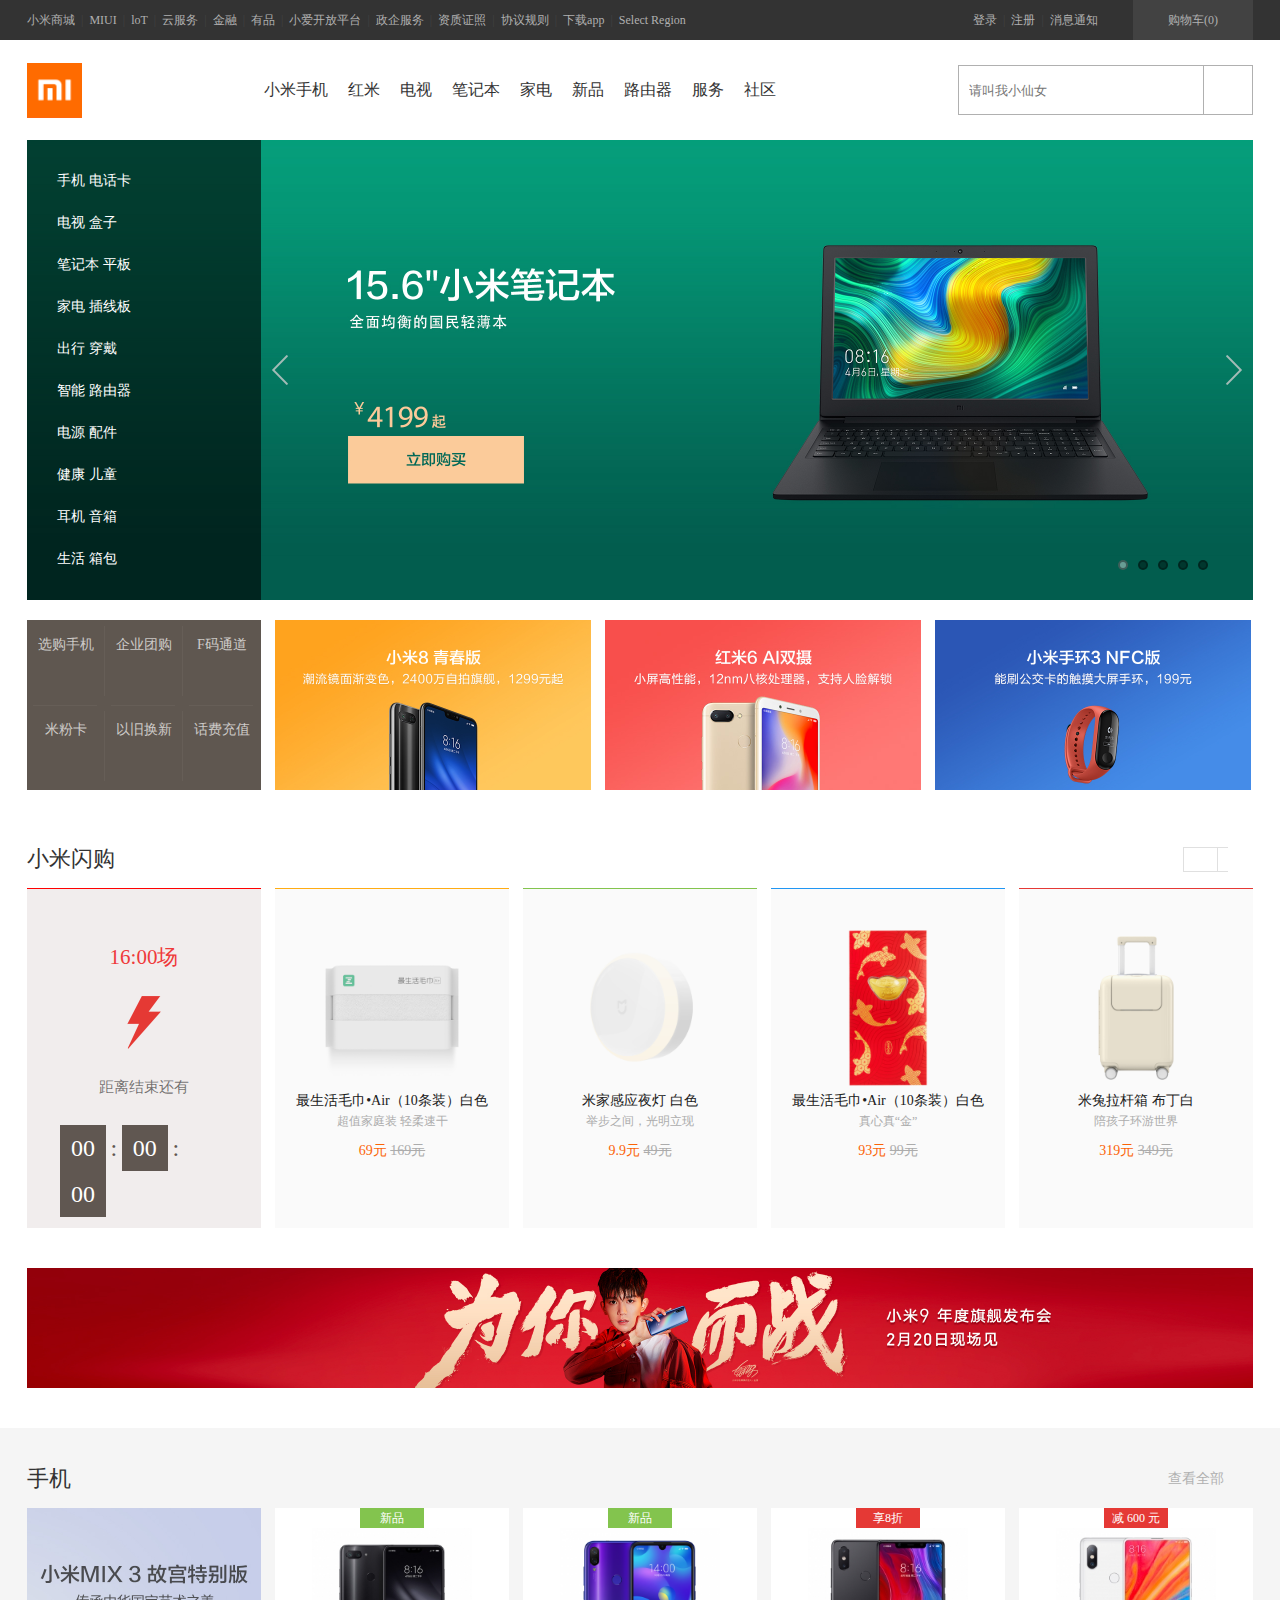
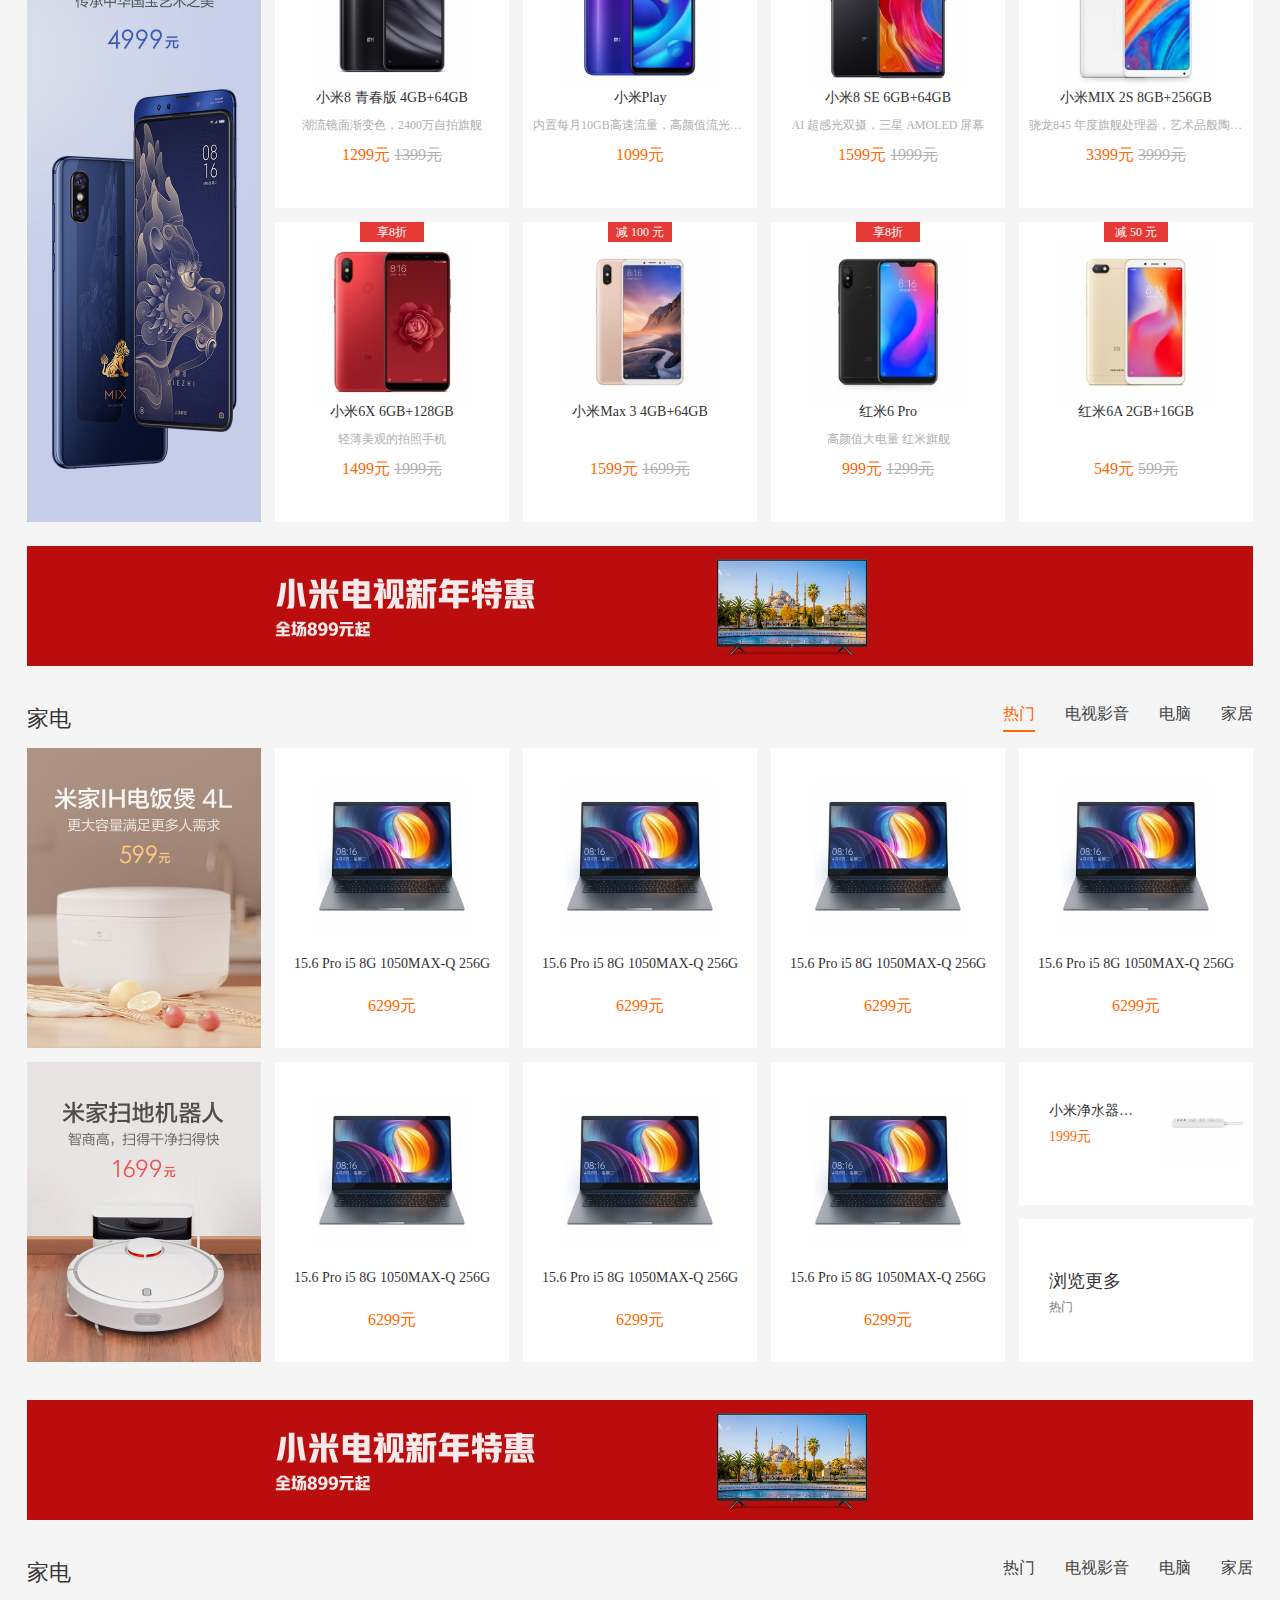
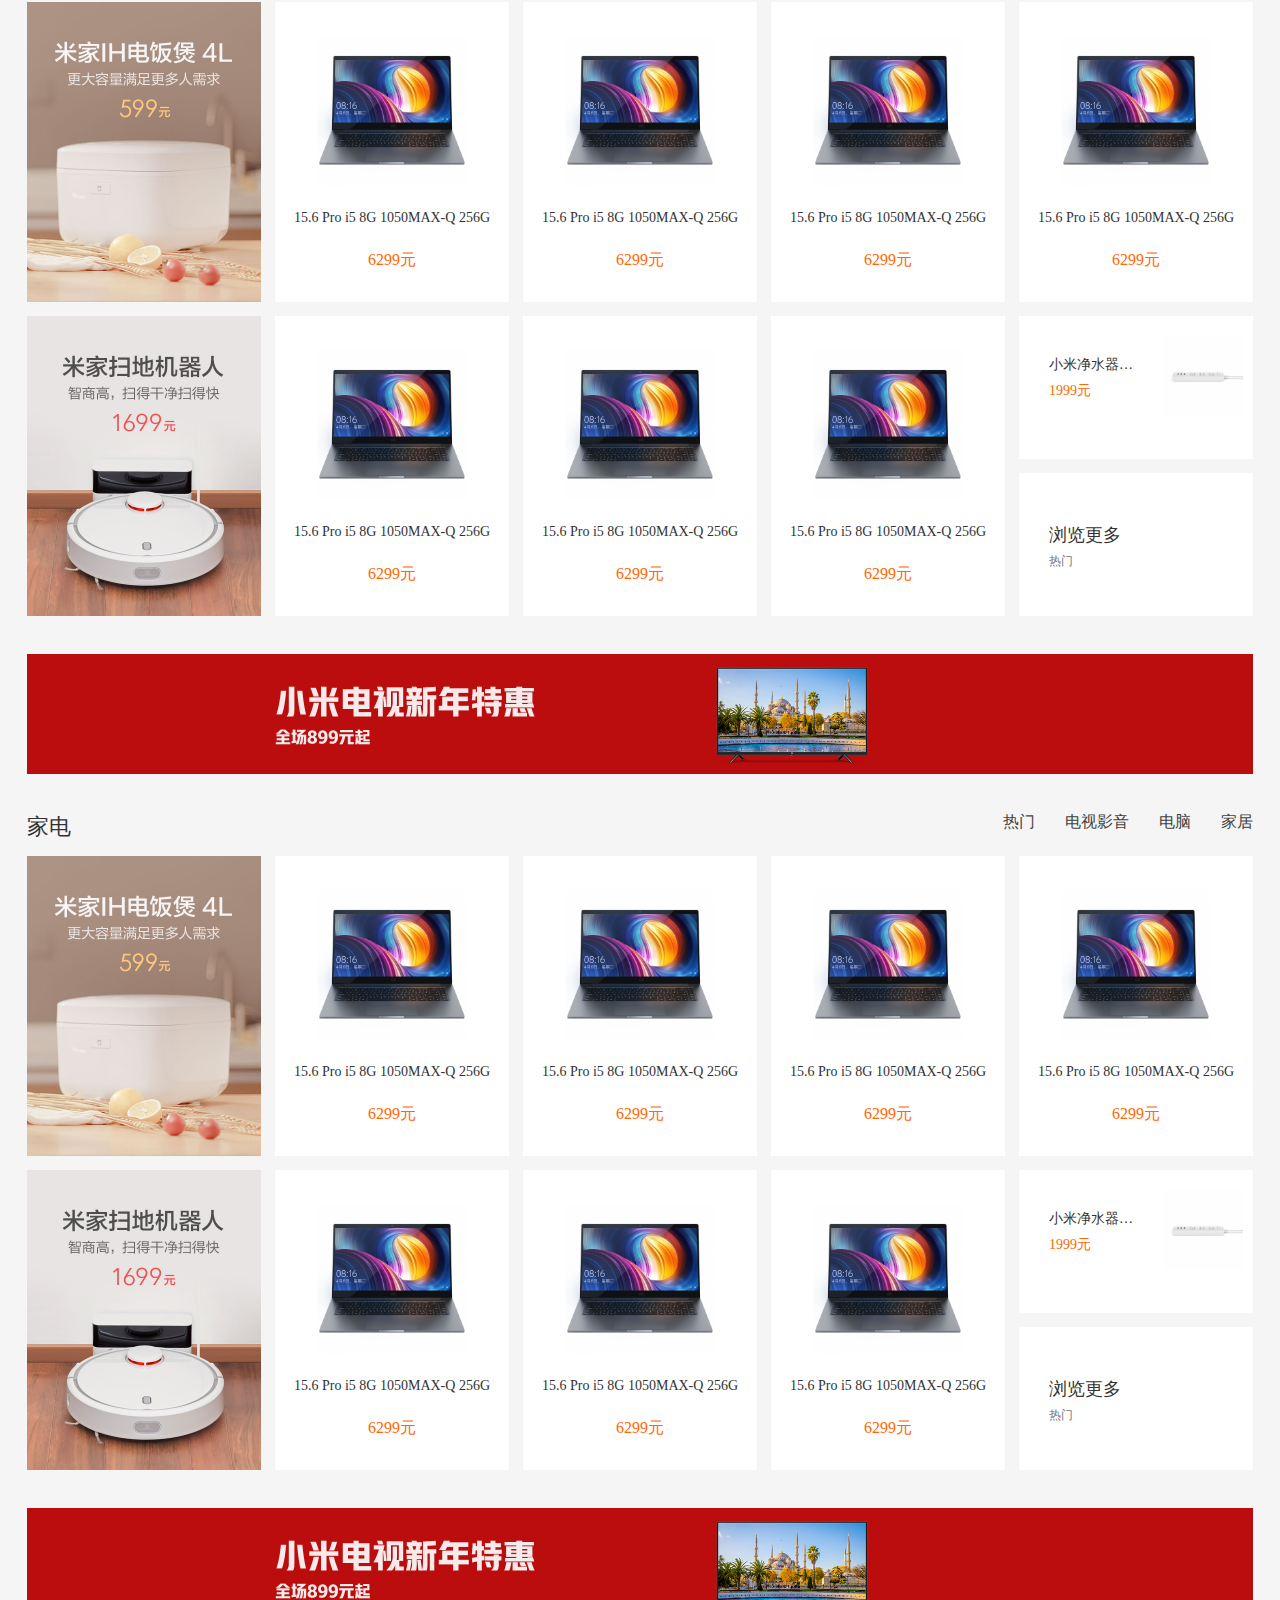
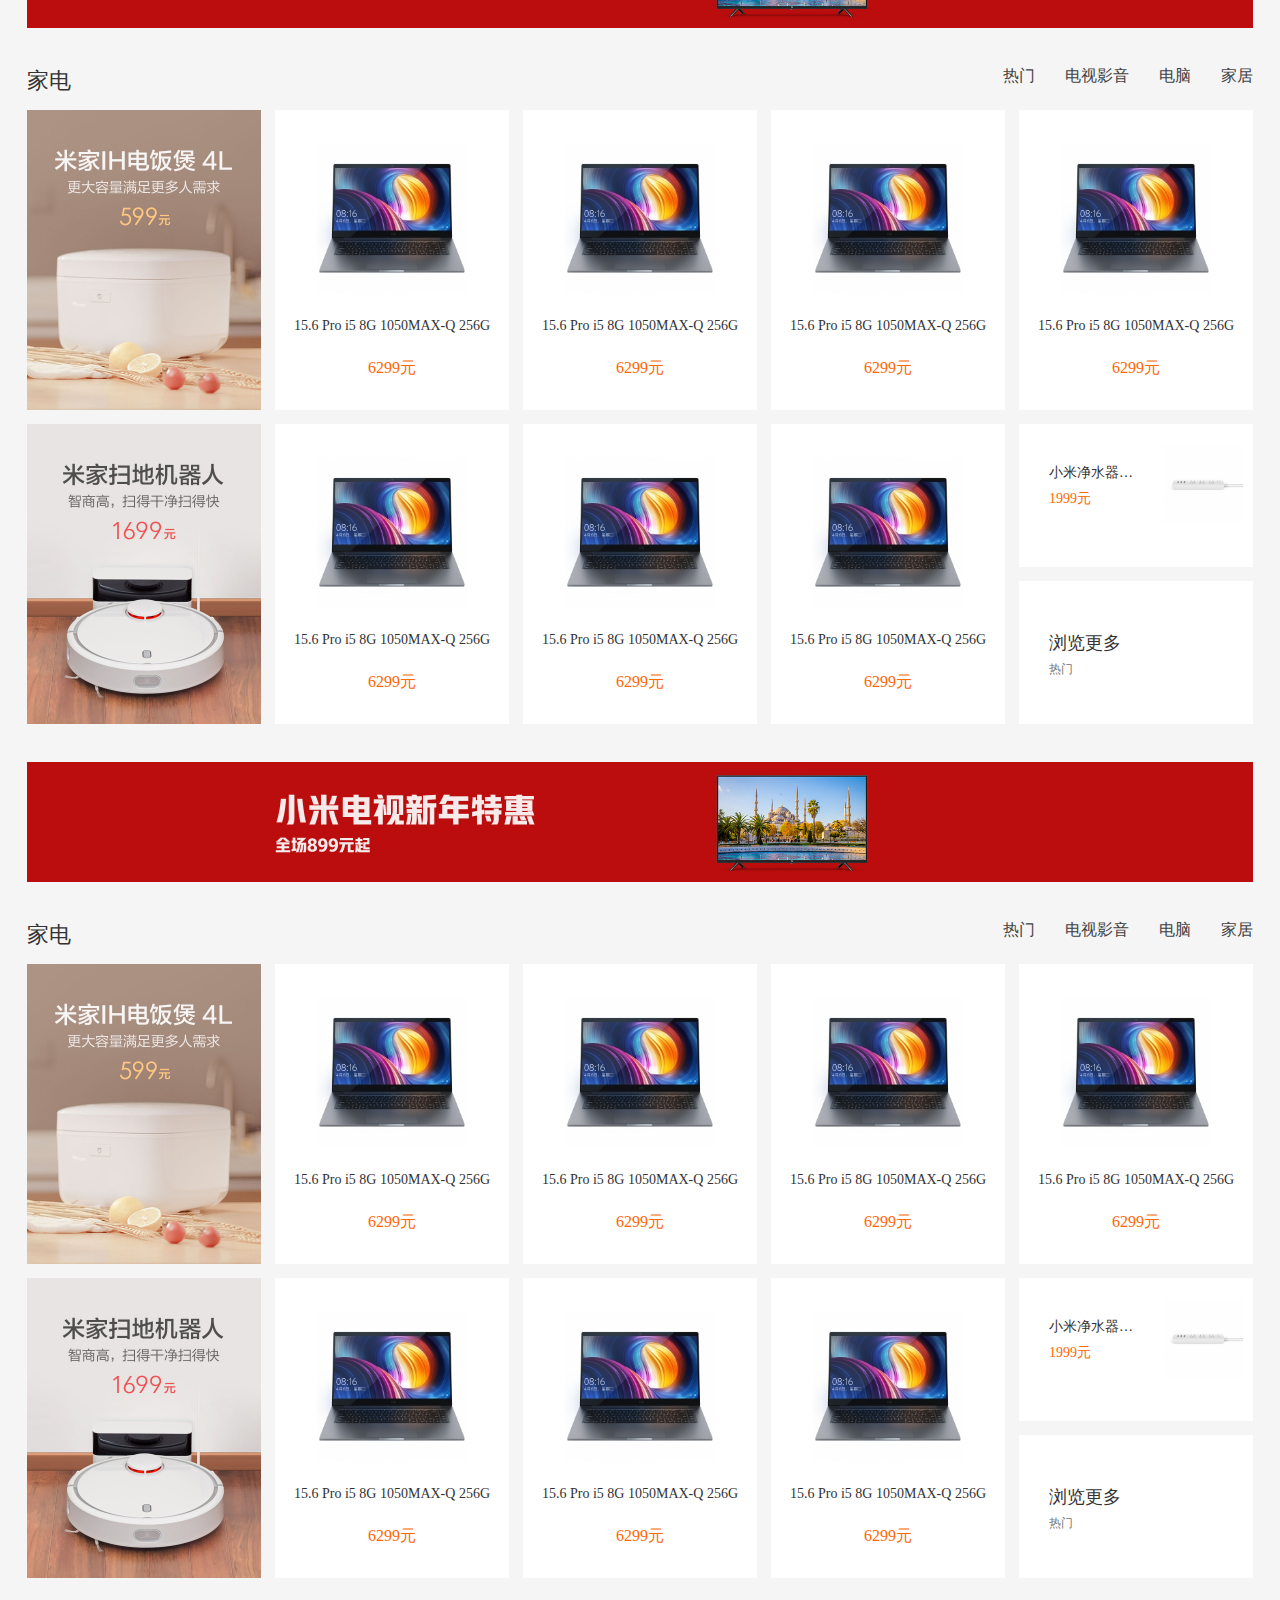
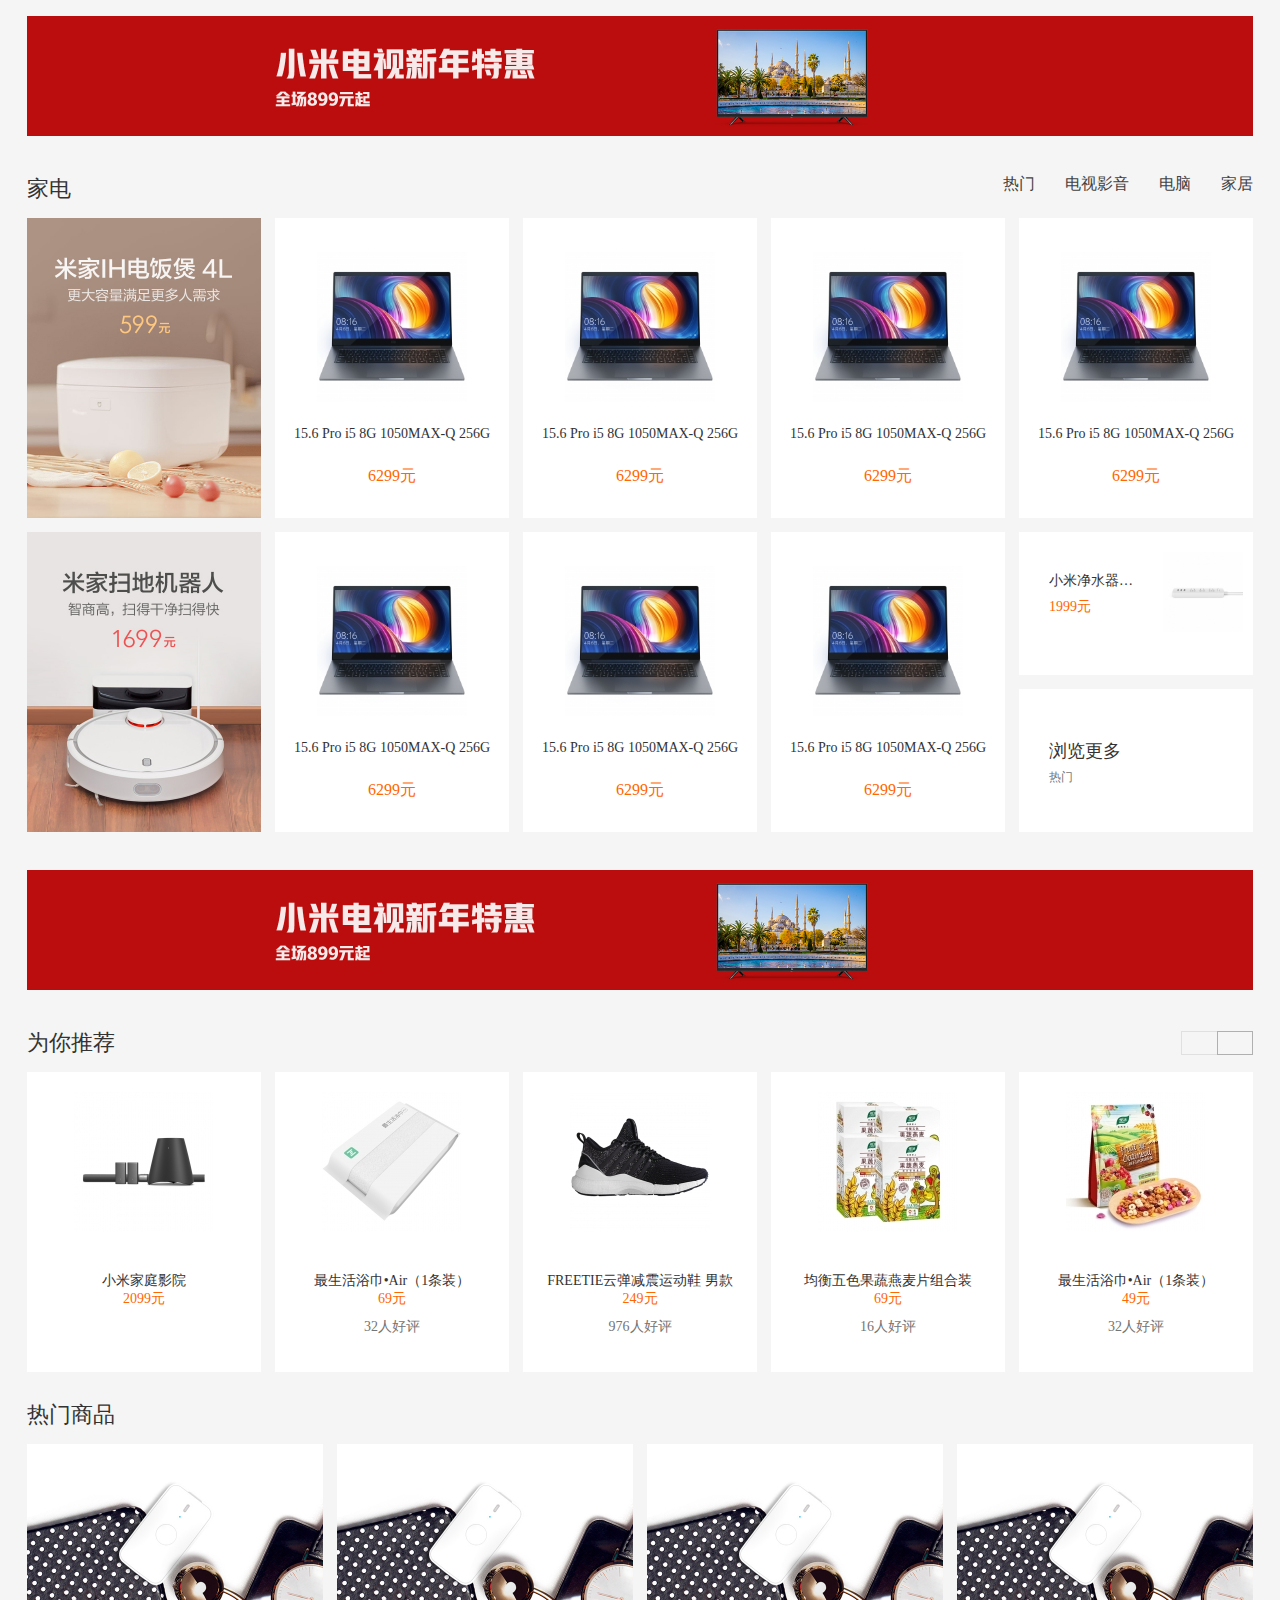
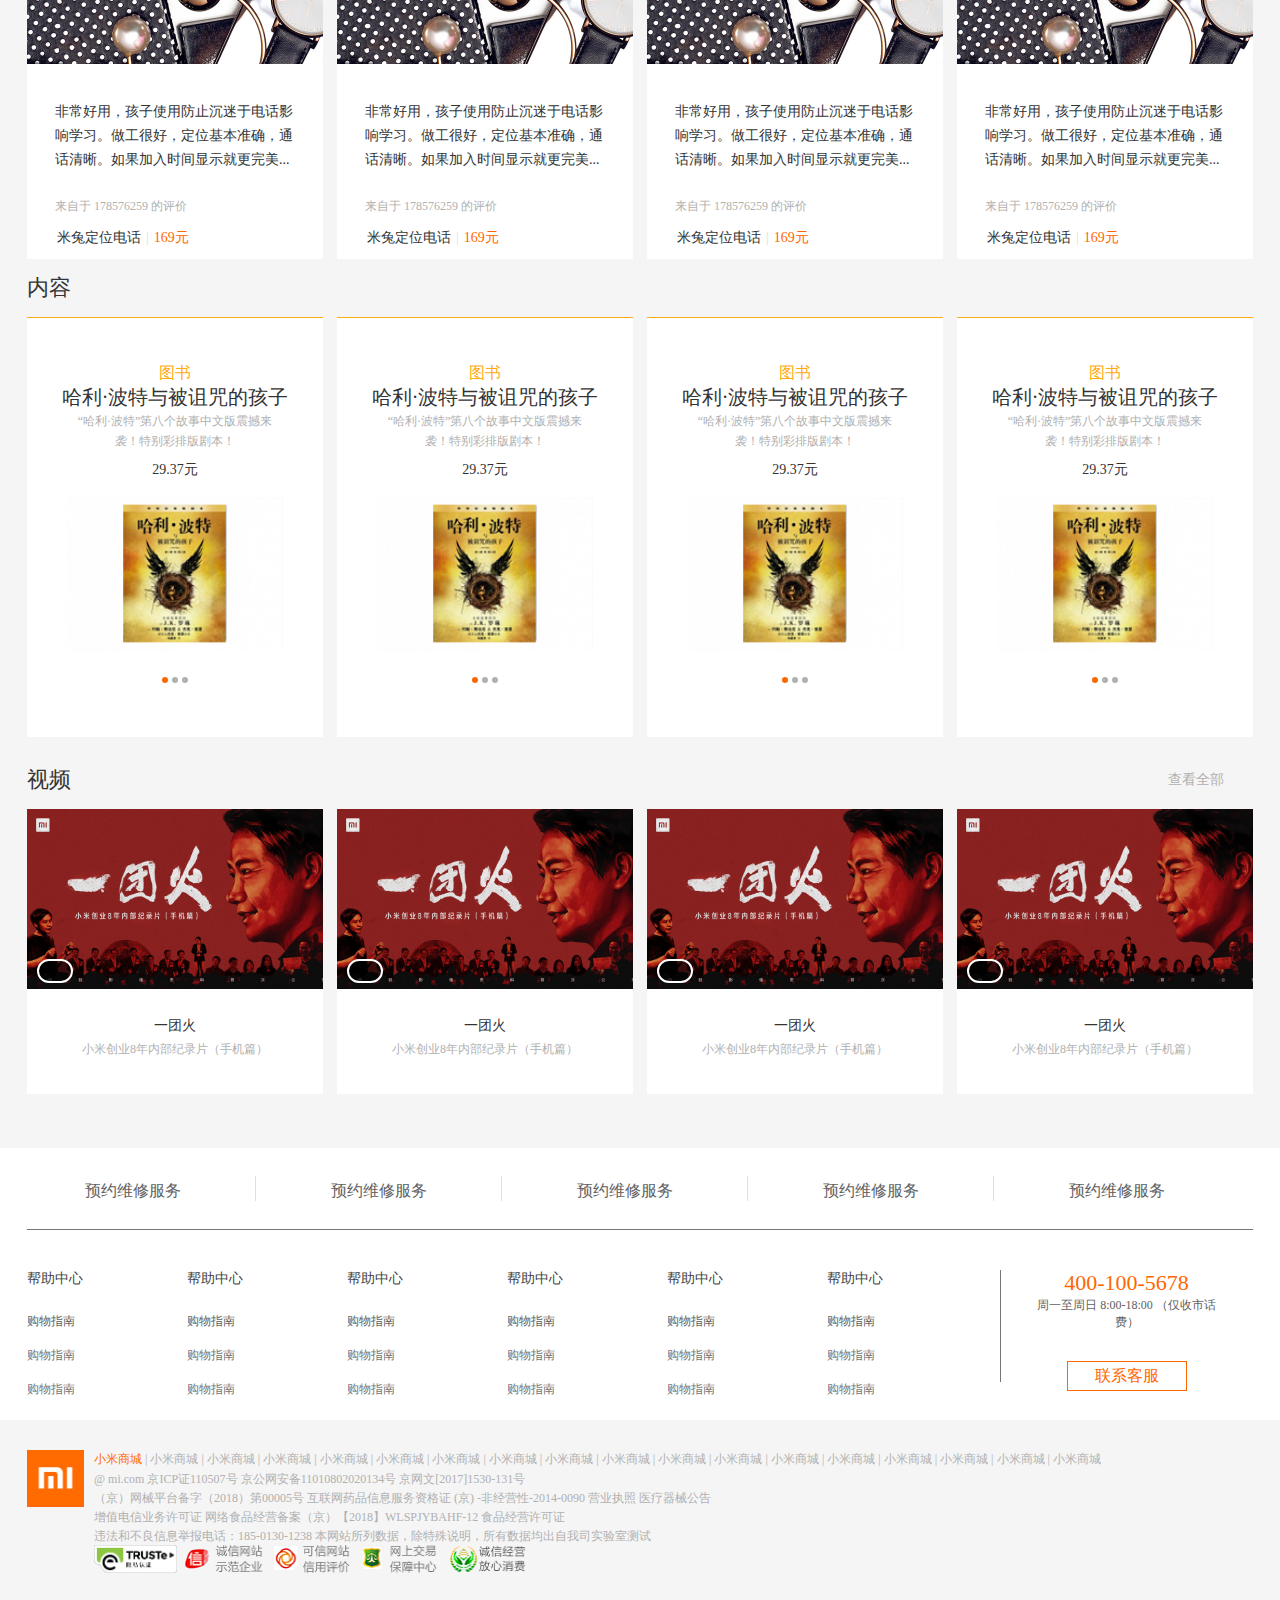
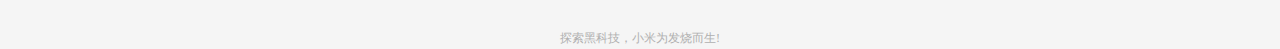
<file: MI/mi.html>
<!DOCTYPE html>
<html>

<head>
	<meta charset="utf-8" />
	<meta name="viewport" content="width=device-width, initial-scale=1">
	<title>小米官网</title>
	<link rel="stylesheet" href="css/mi.css">
	<link rel="stylesheet" href="https:////at.alicdn.com/t/font_1045526_vl4b0udgh69.css">
</head>

<body>
	<!-- 小米官网顶部导航开始 -->
	<header class="nav-box">
		<div class="nav-content">
			<ul class="nav-left-list">
				<a href="">
					小米商城
				</a>
				<span>
					|
				</span>
				<a href="">
					MIUI
				</a>
				<span>
					|
				</span>
				<a href="">
					loT
				</a>
				<span>
					|
				</span>
				<a href="">
					云服务
				</a>
				<span>
					|
				</span>
				<a href="">
					金融
				</a>
				<span>
					|
				</span>
				<a href="">
					有品
				</a>
				<span>
					|
				</span>
				<a href="">
					小爱开放平台
				</a>
				<span>
					|
				</span>
				<a href="">
					政企服务
				</a>
				<span>
					|
				</span>
				<a href="">
					资质证照
				</a>
				<span>
					|
				</span>
				<a href="">
					协议规则
				</a>
				<span>
					|
				</span>
				<a href="" class="er">
					下载app
					<span class="erwei">
						<span class="sanjiao"></span>
						<img src="imgs/erwei.png" alt="">
						<span class="name">小米商城APP</span>
					</span>
				</a>
				<span>
					|
				</span>
				<a href="">
					Select Region
				</a>
			</ul>
			<ul class="nav-right-list">
				<a href="">
					登录
				</a>
				<span>
					|
				</span>
				<a href="">
					注册
				</a>
				<span>
					|
				</span>
				<a href="">
					消息通知
				</a>
				<div class="aa">
					<a href="" class="shopping-car">
						<i class="iconfont icon-gouwuche"></i>
						购物车(0)
					</a>
					<div class="gouwu_list">
						<div class="liname">
							购物车中还没有商品，赶紧选购吧！
						</div>
					</div>
				</div>


			</ul>
		</div>
	</header>
	<!-- 小米官网顶部导航结束 -->
	<!-- 小米官网搜索开始 -->
	<div class="sear">
		<div class="search-box">
			<div class="mi-logo">
				<img src="imgs/logo-footer.png" alt="">
			</div>
			<div class="search-list">
				<div class="search-list_box">
					<span class="se_li">
						小米手机
					</span>
					<span class="se_li">
						红米
					</span>
					<span class="se_li">
						电视
					</span>
					<span class="se_li">
						笔记本
					</span>
					<span class="se_li">
						家电
					</span>
					<span class="se_li">
						新品
					</span>
					<span class="se_li">
						路由器
					</span>
					<span class="se_li">
						智能硬件
					</span>
					<div class="se_lshop">
						<ul>
							<li class="se_sp">
								<a href="" class="se_spti">
									<img src="imgs/mi1.png" alt="">
								</a>
								<a href="" class="se_name">
									小米9
								</a>
								<p>2999元起</p>
								<div class="se_ti">
									<div class="tt">
										新品
									</div>
								</div>
							</li>
							<li class="se_sp">
								<a href="" class="se_spti">
									<img src="imgs/mi1.png" alt="">
								</a>
								<a href="" class="se_name">
									小米9
								</a>
								<p>2999元起</p>
								<div class="se_ti">
									<div class="tt">
										新品
									</div>
								</div>
							</li>
							<li class="se_sp">
								<a href="" class="se_spti">
									<img src="imgs/mi1.png" alt="">
								</a>
								<a href="" class="se_name">
									小米9
								</a>
								<p>2999元起</p>
							</li>
							<li class="se_sp">
								<a href="" class="se_spti">
									<img src="imgs/mi1.png" alt="">
								</a>
								<a href="" class="se_name">
									小米9
								</a>
								<p>2999元起</p>
							</li>
							<li class="se_sp">
								<a href="" class="se_spti">
									<img src="imgs/mi1.png" alt="">
								</a>
								<a href="" class="se_name">
									小米9
								</a>
								<p>2999元起</p>
							</li>
							<li class="se_sp ">
								<a href="" class="se_spti last">
									<img src="imgs/mi1.png" alt="">
								</a>
								<a href="" class="se_name">
									小米9
								</a>
								<p>2999元起</p>
								<div class="se_ti">
									<div class="tt">
										新品
									</div>
								</div>
							</li>
						</ul>
						<ul>
							<li class="se_sp">
								<a href="" class="se_spti">
									<img src="imgs/mi1.png" alt="">
								</a>
								<a href="" class="se_name">
									小米9
								</a>
								<p>2999元起</p>
								<div class="se_ti">
									<div class="tt">
										新品
									</div>
								</div>
							</li>
							<li class="se_sp">
								<a href="" class="se_spti">
									<img src="imgs/mi1.png" alt="">
								</a>
								<a href="" class="se_name">
									小米9
								</a>
								<p>2999元起</p>
							</li>
							<li class="se_sp">
								<a href="" class="se_spti">
									<img src="imgs/mi1.png" alt="">
								</a>
								<a href="" class="se_name">
									小米9
								</a>
								<p>2999元起</p>
							</li>
							<li class="se_sp">
								<a href="" class="se_spti">
									<img src="imgs/mi1.png" alt="">
								</a>
								<a href="" class="se_name">
									小米9
								</a>
								<p>2999元起</p>
							</li>
							<li class="se_sp">
								<a href="" class="se_spti last">
									<img src="imgs/mi1.png" alt="">
								</a>
								<a href="" class="se_name">
									小米9
								</a>
								<p>2999元起</p>
							</li>
						</ul>
						<ul>
							<li class="se_sp">
								<a href="" class="se_spti">
									<img src="imgs/mi1.png" alt="">
								</a>
								<a href="" class="se_name">
									小米9
								</a>
								<p>2999元起</p>
								<div class="se_ti">
									<div class="tt">
										新品
									</div>
								</div>
							</li>
							<li class="se_sp">
								<a href="" class="se_spti">
									<img src="imgs/mi1.png" alt="">
								</a>
								<a href="" class="se_name">
									小米9
								</a>
								<p>2999元起</p>
								<div class="se_ti">
									<div class="tt">
										新品
									</div>
								</div>
							</li>
							<li class="se_sp">
								<a href="" class="se_spti">
									<img src="imgs/mi1.png" alt="">
								</a>
								<a href="" class="se_name">
									小米9
								</a>
								<p>2999元起</p>
								<div class="se_ti">
									<div class="tt">
										新品
									</div>
								</div>
							</li>
							<li class="se_sp">
								<a href="" class="se_spti">
									<img src="imgs/mi1.png" alt="">
								</a>
								<a href="" class="se_name">
									小米9
								</a>
								<p>2999元起</p>
								<div class="se_ti">
									<div class="tt">
										新品
									</div>
								</div>
							</li>
							<li class="se_sp">
								<a href="" class="se_spti">
									<img src="imgs/mi1.png" alt="">
								</a>
								<a href="" class="se_name">
									小米9
								</a>
								<p>2999元起</p>
								<div class="se_ti">
									<div class="tt">
										新品
									</div>
								</div>
							</li>
							<li class="se_sp">
								<a href="" class="se_spti last">
									<img src="imgs/mi1.png" alt="">
								</a>
								<a href="" class="se_name">
									小米9
								</a>
								<p>2999元起</p>
							</li>
						</ul>
						<ul>
							<li class="se_sp">
								<a href="" class="se_spti">
									<img src="imgs/mi1.png" alt="">
								</a>
								<a href="" class="se_name">
									小米9
								</a>
								<p>2999元起</p>
								<div class="se_ti">
									<div class="tt">
										新品
									</div>
								</div>
							</li>
							<li class="se_sp">
								<a href="" class="se_spti">
									<img src="imgs/mi1.png" alt="">
								</a>
								<a href="" class="se_name">
									小米9
								</a>
								<p>2999元起</p>
								<div class="se_ti">
									<div class="tt">
										新品
									</div>
								</div>
							</li>
							<li class="se_sp">
								<a href="" class="se_spti">
									<img src="imgs/mi1.png" alt="">
								</a>
								<a href="" class="se_name">
									小米9
								</a>
								<p>2999元起</p>
							</li>
							<li class="se_sp">
								<a href="" class="se_spti">
									<img src="imgs/mi1.png" alt="">
								</a>
								<a href="" class="se_name">
									小米9
								</a>
								<p>2999元起</p>
							</li>
							<li class="se_sp">
								<a href="" class="se_spti">
									<img src="imgs/mi1.png" alt="">
								</a>
								<a href="" class="se_name">
									小米9
								</a>
								<p>2999元起</p>
							</li>
							<li class="se_sp">
								<a href="" class="se_spti last">
									<img src="imgs/mi1.png" alt="">
								</a>
								<a href="" class="se_name">
									小米9
								</a>
								<p>2999元起</p>
							</li>
						</ul>
						<ul>
							<li class="se_sp">
								<a href="" class="se_spti">
									<img src="imgs/mi1.png" alt="">
								</a>
								<a href="" class="se_name">
									小米9
								</a>
								<p>2999元起</p>
							</li>
							<li class="se_sp">
								<a href="" class="se_spti">
									<img src="imgs/mi1.png" alt="">
								</a>
								<a href="" class="se_name">
									小米9
								</a>
								<p>2999元起</p>
							</li>
							<li class="se_sp">
								<a href="" class="se_spti">
									<img src="imgs/mi1.png" alt="">
								</a>
								<a href="" class="se_name">
									小米9
								</a>
								<p>2999元起</p>
							</li>
							<li class="se_sp">
								<a href="" class="se_spti">
									<img src="imgs/mi1.png" alt="">
								</a>
								<a href="" class="se_name">
									小米9
								</a>
								<p>2999元起</p>
							</li>
							<li class="se_sp">
								<a href="" class="se_spti">
									<img src="imgs/mi1.png" alt="">
								</a>
								<a href="" class="se_name">
									小米9
								</a>
								<p>2999元起</p>
							</li>
							<li class="se_sp">
								<a href="" class="se_spti last">
									<img src="imgs/mi1.png" alt="">
								</a>
								<a href="" class="se_name">
									小米9
								</a>
								<p>2999元起</p>
							</li>
						</ul>
						<ul>
							<li class="se_sp">
								<a href="" class="se_spti">
									<img src="imgs/mi1.png" alt="">
								</a>
								<a href="" class="se_name">
									小米9
								</a>
								<p>2999元起</p>
								<div class="se_ti">
									<div class="tt">
										新品
									</div>
								</div>
							</li>
							<li class="se_sp">
								<a href="" class="se_spti">
									<img src="imgs/mi1.png" alt="">
								</a>
								<a href="" class="se_name">
									小米9
								</a>
								<p>2999元起</p>
								<div class="se_ti">
									<div class="tt">
										新品
									</div>
								</div>
							</li>
							<li class="se_sp">
								<a href="" class="se_spti">
									<img src="imgs/mi1.png" alt="">
								</a>
								<a href="" class="se_name">
									小米9
								</a>
								<p>2999元起</p>
							</li>
							<li class="se_sp">
								<a href="" class="se_spti">
									<img src="imgs/mi1.png" alt="">
								</a>
								<a href="" class="se_name">
									小米9
								</a>
								<p>2999元起</p>
							</li>
							<li class="se_sp">
								<a href="" class="se_spti">
									<img src="imgs/mi1.png" alt="">
								</a>
								<a href="" class="se_name">
									小米9
								</a>
								<p>2999元起</p>
							</li>
							<li class="se_sp">
								<a href="" class="se_spti last">
									<img src="imgs/mi1.png" alt="">
								</a>
								<a href="" class="se_name">
									小米9
								</a>
								<p>2999元起</p>
							</li>
						</ul>
						<ul>
							<li class="se_sp">
								<a href="" class="se_spti">
									<img src="imgs/mi1.png" alt="">
								</a>
								<a href="" class="se_name">
									小米9
								</a>
								<p>2999元起</p>
								<div class="se_ti">
									<div class="tt">
										新品
									</div>
								</div>
							</li>
							<li class="se_sp">
								<a href="" class="se_spti">
									<img src="imgs/mi1.png" alt="">
								</a>
								<a href="" class="se_name">
									小米9
								</a>
								<p>2999元起</p>
								<div class="se_ti">
									<div class="tt">
										新品
									</div>
								</div>
							</li>
							<li class="se_sp">
								<a href="" class="se_spti">
									<img src="imgs/mi1.png" alt="">
								</a>
								<a href="" class="se_name">
									小米9
								</a>
								<p>2999元起</p>
							</li>
							<li class="se_sp">
								<a href="" class="se_spti">
									<img src="imgs/mi1.png" alt="">
								</a>
								<a href="" class="se_name">
									小米9
								</a>
								<p>2999元起</p>
							</li>
							<li class="se_sp">
								<a href="" class="se_spti">
									<img src="imgs/mi1.png" alt="">
								</a>
								<a href="" class="se_name">
									小米9
								</a>
								<p>2999元起</p>
								<div class="se_ti">
									<div class="tt">
										新品
									</div>
								</div>
							</li>
							<li class="se_sp">
								<a href="" class="se_spti last">
									<img src="imgs/mi1.png" alt="">
								</a>
								<a href="" class="se_name">
									小米9
								</a>
								<p>2999元起</p>
							</li>
						</ul>
						<ul>
							<li class="se_sp">
								<a href="" class="se_spti">
									<img src="imgs/mi1.png" alt="">
								</a>
								<a href="" class="se_name">
									小米9
								</a>
								<p>2999元起</p>
							</li>
							<li class="se_sp">
								<a href="" class="se_spti">
									<img src="imgs/mi1.png" alt="">
								</a>
								<a href="" class="se_name">
									小米9
								</a>
								<p>2999元起</p>
							</li>
							<li class="se_sp">
								<a href="" class="se_spti">
									<img src="imgs/mi1.png" alt="">
								</a>
								<a href="" class="se_name">
									小米9
								</a>
								<p>2999元起</p>
							</li>
							<li class="se_sp">
								<a href="" class="se_spti">
									<img src="imgs/mi1.png" alt="">
								</a>
								<a href="" class="se_name">
									小米9
								</a>
								<p>2999元起</p>
							</li>
							<li class="se_sp">
								<a href="" class="se_spti">
									<img src="imgs/mi1.png" alt="">
								</a>
								<a href="" class="se_name">
									小米9
								</a>
								<p>2999元起</p>
							</li>
							<li class="se_sp">
								<a href="" class="se_spti last">
									<img src="imgs/mi1.png" alt="">
								</a>
								<a href="" class="se_name">
									小米9
								</a>
								<p>2999元起</p>
							</li>
						</ul>
					</div>
				</div>
				<span>
					服务
				</span>
				<span>
					社区
				</span>

			</div>
			<div class="search-bar">
				<input type="text" class="search-input" placeholder="请叫我小仙女">
				<div class="submit-btn">
					<i class="iconfont icon-sousuo"></i>
				</div>
				<div class="jdsou">
					<ul class="re_li">
						<li class="yueyou">
							<a href="">
								<span class="jd_name">
									小米6X
								</span>
								<span class="much">
									约有6件
								</span>
							</a>
						</li>
						<li class="yueyou">
							<a href="">
								<span class="jd_name">
									小米6X
								</span>
								<span class="much">
									约有6件
								</span>
							</a>
						</li>
						<li class="yueyou">
							<a href="">
								<span class="jd_name">
									小米6X
								</span>
								<span class="much">
									约有6件
								</span>
							</a>
						</li>
						<li class="yueyou">
							<a href="">
								<span class="jd_name">
									小米6X
								</span>
								<span class="much">
									约有6件
								</span>
							</a>
						</li>
						<li class="yueyou">
							<a href="">
								<span class="jd_name">
									小米6X
								</span>
								<span class="much">
									约有6件
								</span>
							</a>
						</li>
						<li class="yueyou">
							<a href="" class="yyy">
								<span class="jd_name">
									小米6X
								</span>
								<span class="much">
									约有6件
								</span>
							</a>
						</li>
						<li class="yueyou">
							<a href="">
								<span class="jd_name">
									小米6X
								</span>
								<span class="much">
									约有6件
								</span>
							</a>
						</li>
					</ul>
				</div>
			</div>
		</div>

	</div>
	<!-- 小米官网搜索结束 -->
	<!-- 轮播图开始 -->
	<div class="banner-box">
		<div class="bannerList">
			<ul>
				<li class="bannerlist-item">
					手机 电话卡
					<i class="iconfont icon-right"></i>
					<div class="bannerLi_box bi1">
						<ul>
							<li class="ban_shop">
								<a href="">
									<img src="imgs/ban_shop1.png" alt="">
									<span class="ban_na">小米9</span>
								</a>
							</li>
							<li class="ban_shop">
								<a href="">
									<img src="imgs/ban_shop1.png" alt="">
									<span class="ban_na">小米9</span>
								</a>
							</li>
							<li class="ban_shop">
								<a href="">
									<img src="imgs/ban_shop1.png" alt="">
									<span class="ban_na">小米9</span>
								</a>
							</li>
							<li class="ban_shop">
								<a href="">
									<img src="imgs/ban_shop1.png" alt="">
									<span class="ban_na">小米9</span>
								</a>
							</li>
							<li class="ban_shop">
								<a href="">
									<img src="imgs/ban_shop1.png" alt="">
									<span class="ban_na">小米9</span>
								</a>
							</li>
							<li class="ban_shop">
								<a href="">
									<img src="imgs/ban_shop1.png" alt="">
									<span class="ban_na">小米9</span>
								</a>
							</li>

						</ul>
						<ul>
							<li class="ban_shop">
								<a href="">
									<img src="imgs/ban_shop1.png" alt="">
									<span class="ban_na">小米9</span>
								</a>
							</li>
							<li class="ban_shop">
								<a href="">
									<img src="imgs/ban_shop1.png" alt="">
									<span class="ban_na">小米9</span>
								</a>
							</li>
							<li class="ban_shop">
								<a href="">
									<img src="imgs/ban_shop1.png" alt="">
									<span class="ban_na">小米9</span>
								</a>
							</li>
							<li class="ban_shop">
								<a href="">
									<img src="imgs/ban_shop1.png" alt="">
									<span class="ban_na">小米9</span>
								</a>
							</li>
							<li class="ban_shop">
								<a href="">
									<img src="imgs/ban_shop1.png" alt="">
									<span class="ban_na">小米9</span>
								</a>
							</li>
							<li class="ban_shop">
								<a href="">
									<img src="imgs/ban_shop1.png" alt="">
									<span class="ban_na">小米9</span>
								</a>
							</li>

						</ul>
						<ul>
							<li class="ban_shop">
								<a href="">
									<img src="imgs/ban_shop1.png" alt="">
									<span class="ban_na">小米9</span>
								</a>
							</li>
							<li class="ban_shop">
								<a href="">
									<img src="imgs/ban_shop1.png" alt="">
									<span class="ban_na">小米9</span>
								</a>
							</li>
							<li class="ban_shop">
								<a href="">
									<img src="imgs/ban_shop1.png" alt="">
									<span class="ban_na">小米9</span>
								</a>
							</li>
							<li class="ban_shop">
								<a href="">
									<img src="imgs/ban_shop1.png" alt="">
									<span class="ban_na">小米9</span>
								</a>
							</li>
							<li class="ban_shop">
								<a href="">
									<img src="imgs/ban_shop1.png" alt="">
									<span class="ban_na">小米9</span>
								</a>
							</li>
							<li class="ban_shop">
								<a href="">
									<img src="imgs/ban_shop1.png" alt="">
									<span class="ban_na">小米9</span>
								</a>
							</li>

						</ul>
						<ul>
							<li class="ban_shop">
								<a href="">
									<img src="imgs/ban_shop1.png" alt="">
									<span class="ban_na">小米9</span>
								</a>
							</li>
							<li class="ban_shop">
								<a href="">
									<img src="imgs/ban_shop1.png" alt="">
									<span class="ban_na">小米9</span>
								</a>
							</li>
							<li class="ban_shop">
								<a href="">
									<img src="imgs/ban_shop1.png" alt="">
									<span class="ban_na">小米9</span>
								</a>
							</li>
							<li class="ban_shop">
								<a href="">
									<img src="imgs/ban_shop1.png" alt="">
									<span class="ban_na">小米9</span>
								</a>
							</li>
							<li class="ban_shop">
								<a href="">
									<img src="imgs/ban_shop1.png" alt="">
									<span class="ban_na">小米9</span>
								</a>
							</li>
							<li class="ban_shop">
								<a href="">
									<img src="imgs/ban_shop1.png" alt="">
									<span class="ban_na">小米9</span>
								</a>
							</li>

						</ul>
					</div>
				</li>
				<li class="bannerlist-item">
					电视 盒子
					<i class="iconfont icon-right"></i>
					<div class="bannerLi_box bi1">
						<ul>
							<li class="ban_shop">
								<a href="">
									<img src="imgs/ban_shop1.png" alt="">
									<span class="ban_na">小米9</span>
								</a>
							</li>
							<li class="ban_shop">
								<a href="">
									<img src="imgs/ban_shop1.png" alt="">
									<span class="ban_na">小米9</span>
								</a>
							</li>
							<li class="ban_shop">
								<a href="">
									<img src="imgs/ban_shop1.png" alt="">
									<span class="ban_na">小米9</span>
								</a>
							</li>
							<li class="ban_shop">
								<a href="">
									<img src="imgs/ban_shop1.png" alt="">
									<span class="ban_na">小米9</span>
								</a>
							</li>
							<li class="ban_shop">
								<a href="">
									<img src="imgs/ban_shop1.png" alt="">
									<span class="ban_na">小米9</span>
								</a>
							</li>
							<li class="ban_shop">
								<a href="">
									<img src="imgs/ban_shop1.png" alt="">
									<span class="ban_na">小米9</span>
								</a>
							</li>

						</ul>
						<ul>
							<li class="ban_shop">
								<a href="">
									<img src="imgs/ban_shop1.png" alt="">
									<span class="ban_na">小米9</span>
								</a>
							</li>
							<li class="ban_shop">
								<a href="">
									<img src="imgs/ban_shop1.png" alt="">
									<span class="ban_na">小米9</span>
								</a>
							</li>
							<li class="ban_shop">
								<a href="">
									<img src="imgs/ban_shop1.png" alt="">
									<span class="ban_na">小米9</span>
								</a>
							</li>
							<li class="ban_shop">
								<a href="">
									<img src="imgs/ban_shop1.png" alt="">
									<span class="ban_na">小米9</span>
								</a>
							</li>
							<li class="ban_shop">
								<a href="">
									<img src="imgs/ban_shop1.png" alt="">
									<span class="ban_na">小米9</span>
								</a>
							</li>
							<li class="ban_shop">
								<a href="">
									<img src="imgs/ban_shop1.png" alt="">
									<span class="ban_na">小米9</span>
								</a>
							</li>

						</ul>
						<ul>
							<li class="ban_shop">
								<a href="">
									<img src="imgs/ban_shop1.png" alt="">
									<span class="ban_na">小米9</span>
								</a>
							</li>
							<li class="ban_shop">
								<a href="">
									<img src="imgs/ban_shop1.png" alt="">
									<span class="ban_na">小米9</span>
								</a>
							</li>
							<li class="ban_shop">
								<a href="">
									<img src="imgs/ban_shop1.png" alt="">
									<span class="ban_na">小米9</span>
								</a>
							</li>
							<li class="ban_shop">
								<a href="">
									<img src="imgs/ban_shop1.png" alt="">
									<span class="ban_na">小米9</span>
								</a>
							</li>
							<li class="ban_shop">
								<a href="">
									<img src="imgs/ban_shop1.png" alt="">
									<span class="ban_na">小米9</span>
								</a>
							</li>
							<li class="ban_shop">
								<a href="">
									<img src="imgs/ban_shop1.png" alt="">
									<span class="ban_na">小米9</span>
								</a>
							</li>

						</ul>
						<ul>
							<li class="ban_shop">
								<a href="">
									<img src="imgs/ban_shop1.png" alt="">
									<span class="ban_na">小米9</span>
								</a>
							</li>
							<li class="ban_shop">
								<a href="">
									<img src="imgs/ban_shop1.png" alt="">
									<span class="ban_na">小米9</span>
								</a>
							</li>
							<li class="ban_shop">
								<a href="">
									<img src="imgs/ban_shop1.png" alt="">
									<span class="ban_na">小米9</span>
								</a>
							</li>
							<li class="ban_shop">
								<a href="">
									<img src="imgs/ban_shop1.png" alt="">
									<span class="ban_na">小米9</span>
								</a>
							</li>
							<li class="ban_shop">
								<a href="">
									<img src="imgs/ban_shop1.png" alt="">
									<span class="ban_na">小米9</span>
								</a>
							</li>
							<li class="ban_shop">
								<a href="">
									<img src="imgs/ban_shop1.png" alt="">
									<span class="ban_na">小米9</span>
								</a>
							</li>

						</ul>
					</div>
				</li>
				<li class="bannerlist-item">
					笔记本 平板
					<i class="iconfont icon-right"></i>
					<div class="bannerLi_box bi2">
						<ul>
							<li class="ban_shop">
								<a href="">
									<img src="imgs/ban_shop1.png" alt="">
									<span class="ban_na">小米9</span>
								</a>
							</li>
							<li class="ban_shop">
								<a href="">
									<img src="imgs/ban_shop1.png" alt="">
									<span class="ban_na">小米9</span>
								</a>
							</li>
							<li class="ban_shop">
								<a href="">
									<img src="imgs/ban_shop1.png" alt="">
									<span class="ban_na">小米9</span>
								</a>
							</li>
							<li class="ban_shop">
								<a href="">
									<img src="imgs/ban_shop1.png" alt="">
									<span class="ban_na">小米9</span>
								</a>
							</li>
							<li class="ban_shop">
								<a href="">
									<img src="imgs/ban_shop1.png" alt="">
									<span class="ban_na">小米9</span>
								</a>
							</li>
							<li class="ban_shop">
								<a href="">
									<img src="imgs/ban_shop1.png" alt="">
									<span class="ban_na">小米9</span>
								</a>
							</li>

						</ul>
						<ul>
							<li class="ban_shop">
								<a href="">
									<img src="imgs/ban_shop1.png" alt="">
									<span class="ban_na">小米9</span>
								</a>
							</li>
							<li class="ban_shop">
								<a href="">
									<img src="imgs/ban_shop1.png" alt="">
									<span class="ban_na">小米9</span>
								</a>
							</li>
							<li class="ban_shop">
								<a href="">
									<img src="imgs/ban_shop1.png" alt="">
									<span class="ban_na">小米9</span>
								</a>
							</li>
							<li class="ban_shop">
								<a href="">
									<img src="imgs/ban_shop1.png" alt="">
									<span class="ban_na">小米9</span>
								</a>
							</li>
							<li class="ban_shop">
								<a href="">
									<img src="imgs/ban_shop1.png" alt="">
									<span class="ban_na">小米9</span>
								</a>
							</li>
							<li class="ban_shop">
								<a href="">
									<img src="imgs/ban_shop1.png" alt="">
									<span class="ban_na">小米9</span>
								</a>
							</li>
						</ul>
					</div>
				</li>
				<li class="bannerlist-item">
					家电 插线板
					<i class="iconfont icon-right"></i>
					<div class="bannerLi_box bi1">
						<ul>
							<li class="ban_shop">
								<a href="">
									<img src="imgs/ban_shop1.png" alt="">
									<span class="ban_na">小米9</span>
								</a>
							</li>
							<li class="ban_shop">
								<a href="">
									<img src="imgs/ban_shop1.png" alt="">
									<span class="ban_na">小米9</span>
								</a>
							</li>
							<li class="ban_shop">
								<a href="">
									<img src="imgs/ban_shop1.png" alt="">
									<span class="ban_na">小米9</span>
								</a>
							</li>
							<li class="ban_shop">
								<a href="">
									<img src="imgs/ban_shop1.png" alt="">
									<span class="ban_na">小米9</span>
								</a>
							</li>
							<li class="ban_shop">
								<a href="">
									<img src="imgs/ban_shop1.png" alt="">
									<span class="ban_na">小米9</span>
								</a>
							</li>
							<li class="ban_shop">
								<a href="">
									<img src="imgs/ban_shop1.png" alt="">
									<span class="ban_na">小米9</span>
								</a>
							</li>

						</ul>
						<ul>
							<li class="ban_shop">
								<a href="">
									<img src="imgs/ban_shop1.png" alt="">
									<span class="ban_na">小米9</span>
								</a>
							</li>
							<li class="ban_shop">
								<a href="">
									<img src="imgs/ban_shop1.png" alt="">
									<span class="ban_na">小米9</span>
								</a>
							</li>
							<li class="ban_shop">
								<a href="">
									<img src="imgs/ban_shop1.png" alt="">
									<span class="ban_na">小米9</span>
								</a>
							</li>
							<li class="ban_shop">
								<a href="">
									<img src="imgs/ban_shop1.png" alt="">
									<span class="ban_na">小米9</span>
								</a>
							</li>
							<li class="ban_shop">
								<a href="">
									<img src="imgs/ban_shop1.png" alt="">
									<span class="ban_na">小米9</span>
								</a>
							</li>
							<li class="ban_shop">
								<a href="">
									<img src="imgs/ban_shop1.png" alt="">
									<span class="ban_na">小米9</span>
								</a>
							</li>
						</ul>
						<ul>
							<li class="ban_shop">
								<a href="">
									<img src="imgs/ban_shop1.png" alt="">
									<span class="ban_na">小米9</span>
								</a>
							</li>
							<li class="ban_shop">
								<a href="">
									<img src="imgs/ban_shop1.png" alt="">
									<span class="ban_na">小米9</span>
								</a>
							</li>
							<li class="ban_shop">
								<a href="">
									<img src="imgs/ban_shop1.png" alt="">
									<span class="ban_na">小米9</span>
								</a>
							</li>
							<li class="ban_shop">
								<a href="">
									<img src="imgs/ban_shop1.png" alt="">
									<span class="ban_na">小米9</span>
								</a>
							</li>
							<li class="ban_shop">
								<a href="">
									<img src="imgs/ban_shop1.png" alt="">
									<span class="ban_na">小米9</span>
								</a>
							</li>
							<li class="ban_shop">
								<a href="">
									<img src="imgs/ban_shop1.png" alt="">
									<span class="ban_na">小米9</span>
								</a>
							</li>

						</ul>
						<ul>
							<li class="ban_shop">
								<a href="">
									<img src="imgs/ban_shop1.png" alt="">
									<span class="ban_na">小米9</span>
								</a>
							</li>
							<li class="ban_shop">
								<a href="">
									<img src="imgs/ban_shop1.png" alt="">
									<span class="ban_na">小米9</span>
								</a>
							</li>
							<li class="ban_shop">
								<a href="">
									<img src="imgs/ban_shop1.png" alt="">
									<span class="ban_na">小米9</span>
								</a>
							</li>
							<li class="ban_shop">
								<a href="">
									<img src="imgs/ban_shop1.png" alt="">
									<span class="ban_na">小米9</span>
								</a>
							</li>
							<li class="ban_shop">
								<a href="">
									<img src="imgs/ban_shop1.png" alt="">
									<span class="ban_na">小米9</span>
								</a>
							</li>
							<li class="ban_shop">
								<a href="">
									<img src="imgs/ban_shop1.png" alt="">
									<span class="ban_na">小米9</span>
								</a>
							</li>
						</ul>
					</div>
				</li>
				<li class="bannerlist-item">
					出行 穿戴
					<i class="iconfont icon-right"></i>
					<div class="bannerLi_box bi2">
						<ul>
							<li class="ban_shop">
								<a href="">
									<img src="imgs/ban_shop1.png" alt="">
									<span class="ban_na">小米9</span>
								</a>
							</li>
							<li class="ban_shop">
								<a href="">
									<img src="imgs/ban_shop1.png" alt="">
									<span class="ban_na">小米9</span>
								</a>
							</li>
							<li class="ban_shop">
								<a href="">
									<img src="imgs/ban_shop1.png" alt="">
									<span class="ban_na">小米9</span>
								</a>
							</li>
							<li class="ban_shop">
								<a href="">
									<img src="imgs/ban_shop1.png" alt="">
									<span class="ban_na">小米9</span>
								</a>
							</li>
							<li class="ban_shop">
								<a href="">
									<img src="imgs/ban_shop1.png" alt="">
									<span class="ban_na">小米9</span>
								</a>
							</li>
							<li class="ban_shop">
								<a href="">
									<img src="imgs/ban_shop1.png" alt="">
									<span class="ban_na">小米9</span>
								</a>
							</li>

						</ul>
						<ul>
							<li class="ban_shop">
								<a href="">
									<img src="imgs/ban_shop1.png" alt="">
									<span class="ban_na">小米9</span>
								</a>
							</li>
							<li class="ban_shop">
								<a href="">
									<img src="imgs/ban_shop1.png" alt="">
									<span class="ban_na">小米9</span>
								</a>
							</li>
							<li class="ban_shop">
								<a href="">
									<img src="imgs/ban_shop1.png" alt="">
									<span class="ban_na">小米9</span>
								</a>
							</li>
							<li class="ban_shop">
								<a href="">
									<img src="imgs/ban_shop1.png" alt="">
									<span class="ban_na">小米9</span>
								</a>
							</li>
							<li class="ban_shop">
								<a href="">
									<img src="imgs/ban_shop1.png" alt="">
									<span class="ban_na">小米9</span>
								</a>
							</li>
							<li class="ban_shop">
								<a href="">
									<img src="imgs/ban_shop1.png" alt="">
									<span class="ban_na">小米9</span>
								</a>
							</li>
						</ul>

					</div>
				</li>
				<li class="bannerlist-item">
					智能 路由器
					<i class="iconfont icon-right"></i>
					<div class="bannerLi_box bi2">
						<ul>
							<li class="ban_shop">
								<a href="">
									<img src="imgs/ban_shop1.png" alt="">
									<span class="ban_na">小米9</span>
								</a>
							</li>
							<li class="ban_shop">
								<a href="">
									<img src="imgs/ban_shop1.png" alt="">
									<span class="ban_na">小米9</span>
								</a>
							</li>
							<li class="ban_shop">
								<a href="">
									<img src="imgs/ban_shop1.png" alt="">
									<span class="ban_na">小米9</span>
								</a>
							</li>
							<li class="ban_shop">
								<a href="">
									<img src="imgs/ban_shop1.png" alt="">
									<span class="ban_na">小米9</span>
								</a>
							</li>
							<li class="ban_shop">
								<a href="">
									<img src="imgs/ban_shop1.png" alt="">
									<span class="ban_na">小米9</span>
								</a>
							</li>
							<li class="ban_shop">
								<a href="">
									<img src="imgs/ban_shop1.png" alt="">
									<span class="ban_na">小米9</span>
								</a>
							</li>

						</ul>
						<ul>
							<li class="ban_shop">
								<a href="">
									<img src="imgs/ban_shop1.png" alt="">
									<span class="ban_na">小米9</span>
								</a>
							</li>
							<li class="ban_shop">
								<a href="">
									<img src="imgs/ban_shop1.png" alt="">
									<span class="ban_na">小米9</span>
								</a>
							</li>
							<li class="ban_shop">
								<a href="">
									<img src="imgs/ban_shop1.png" alt="">
									<span class="ban_na">小米9</span>
								</a>
							</li>
							<li class="ban_shop">
								<a href="">
									<img src="imgs/ban_shop1.png" alt="">
									<span class="ban_na">小米9</span>
								</a>
							</li>
							<li class="ban_shop">
								<a href="">
									<img src="imgs/ban_shop1.png" alt="">
									<span class="ban_na">小米9</span>
								</a>
							</li>
							<li class="ban_shop">
								<a href="">
									<img src="imgs/ban_shop1.png" alt="">
									<span class="ban_na">小米9</span>
								</a>
							</li>
						</ul>
					</div>
				</li>
				<li class="bannerlist-item">
					电源 配件
					<i class="iconfont icon-right"></i>
					<div class="bannerLi_box bi3">
						<ul>
							<li class="ban_shop">
								<a href="">
									<img src="imgs/ban_shop1.png" alt="">
									<span class="ban_na">小米9</span>
								</a>
							</li>
							<li class="ban_shop">
								<a href="">
									<img src="imgs/ban_shop1.png" alt="">
									<span class="ban_na">小米9</span>
								</a>
							</li>
							<li class="ban_shop">
								<a href="">
									<img src="imgs/ban_shop1.png" alt="">
									<span class="ban_na">小米9</span>
								</a>
							</li>
							<li class="ban_shop">
								<a href="">
									<img src="imgs/ban_shop1.png" alt="">
									<span class="ban_na">小米9</span>
								</a>
							</li>
							<li class="ban_shop">
								<a href="">
									<img src="imgs/ban_shop1.png" alt="">
									<span class="ban_na">小米9</span>
								</a>
							</li>
							<li class="ban_shop">
								<a href="">
									<img src="imgs/ban_shop1.png" alt="">
									<span class="ban_na">小米9</span>
								</a>
							</li>

						</ul>
						<ul>
							<li class="ban_shop">
								<a href="">
									<img src="imgs/ban_shop1.png" alt="">
									<span class="ban_na">小米9</span>
								</a>
							</li>
							<li class="ban_shop">
								<a href="">
									<img src="imgs/ban_shop1.png" alt="">
									<span class="ban_na">小米9</span>
								</a>
							</li>
							<li class="ban_shop">
								<a href="">
									<img src="imgs/ban_shop1.png" alt="">
									<span class="ban_na">小米9</span>
								</a>
							</li>
							<li class="ban_shop">
								<a href="">
									<img src="imgs/ban_shop1.png" alt="">
									<span class="ban_na">小米9</span>
								</a>
							</li>
							<li class="ban_shop">
								<a href="">
									<img src="imgs/ban_shop1.png" alt="">
									<span class="ban_na">小米9</span>
								</a>
							</li>
							<li class="ban_shop">
								<a href="">
									<img src="imgs/ban_shop1.png" alt="">
									<span class="ban_na">小米9</span>
								</a>
							</li>
						</ul>
						<ul>
							<li class="ban_shop">
								<a href="">
									<img src="imgs/ban_shop1.png" alt="">
									<span class="ban_na">小米9</span>
								</a>
							</li>
							<li class="ban_shop">
								<a href="">
									<img src="imgs/ban_shop1.png" alt="">
									<span class="ban_na">小米9</span>
								</a>
							</li>
							<li class="ban_shop">
								<a href="">
									<img src="imgs/ban_shop1.png" alt="">
									<span class="ban_na">小米9</span>
								</a>
							</li>
							<li class="ban_shop">
								<a href="">
									<img src="imgs/ban_shop1.png" alt="">
									<span class="ban_na">小米9</span>
								</a>
							</li>
							<li class="ban_shop">
								<a href="">
									<img src="imgs/ban_shop1.png" alt="">
									<span class="ban_na">小米9</span>
								</a>
							</li>
							<li class="ban_shop">
								<a href="">
									<img src="imgs/ban_shop1.png" alt="">
									<span class="ban_na">小米9</span>
								</a>
							</li>

						</ul>

					</div>
				</li>
				<li class="bannerlist-item">
					健康 儿童
					<i class="iconfont icon-right"></i>
					<div class="bannerLi_box bi3">
						<ul>
							<li class="ban_shop">
								<a href="">
									<img src="imgs/ban_shop1.png" alt="">
									<span class="ban_na">小米9</span>
								</a>
							</li>
							<li class="ban_shop">
								<a href="">
									<img src="imgs/ban_shop1.png" alt="">
									<span class="ban_na">小米9</span>
								</a>
							</li>
							<li class="ban_shop">
								<a href="">
									<img src="imgs/ban_shop1.png" alt="">
									<span class="ban_na">小米9</span>
								</a>
							</li>
							<li class="ban_shop">
								<a href="">
									<img src="imgs/ban_shop1.png" alt="">
									<span class="ban_na">小米9</span>
								</a>
							</li>
							<li class="ban_shop">
								<a href="">
									<img src="imgs/ban_shop1.png" alt="">
									<span class="ban_na">小米9</span>
								</a>
							</li>
							<li class="ban_shop">
								<a href="">
									<img src="imgs/ban_shop1.png" alt="">
									<span class="ban_na">小米9</span>
								</a>
							</li>

						</ul>
						<ul>
							<li class="ban_shop">
								<a href="">
									<img src="imgs/ban_shop1.png" alt="">
									<span class="ban_na">小米9</span>
								</a>
							</li>
							<li class="ban_shop">
								<a href="">
									<img src="imgs/ban_shop1.png" alt="">
									<span class="ban_na">小米9</span>
								</a>
							</li>
							<li class="ban_shop">
								<a href="">
									<img src="imgs/ban_shop1.png" alt="">
									<span class="ban_na">小米9</span>
								</a>
							</li>
							<li class="ban_shop">
								<a href="">
									<img src="imgs/ban_shop1.png" alt="">
									<span class="ban_na">小米9</span>
								</a>
							</li>
							<li class="ban_shop">
								<a href="">
									<img src="imgs/ban_shop1.png" alt="">
									<span class="ban_na">小米9</span>
								</a>
							</li>
							<li class="ban_shop">
								<a href="">
									<img src="imgs/ban_shop1.png" alt="">
									<span class="ban_na">小米9</span>
								</a>
							</li>
						</ul>
						<ul>
							<li class="ban_shop">
								<a href="">
									<img src="imgs/ban_shop1.png" alt="">
									<span class="ban_na">小米9</span>
								</a>
							</li>
							<li class="ban_shop">
								<a href="">
									<img src="imgs/ban_shop1.png" alt="">
									<span class="ban_na">小米9</span>
								</a>
							</li>
							<li class="ban_shop">
								<a href="">
									<img src="imgs/ban_shop1.png" alt="">
									<span class="ban_na">小米9</span>
								</a>
							</li>
							<li class="ban_shop">
								<a href="">
									<img src="imgs/ban_shop1.png" alt="">
									<span class="ban_na">小米9</span>
								</a>
							</li>
							<li class="ban_shop">
								<a href="">
									<img src="imgs/ban_shop1.png" alt="">
									<span class="ban_na">小米9</span>
								</a>
							</li>
							<li class="ban_shop">
								<a href="">
									<img src="imgs/ban_shop1.png" alt="">
									<span class="ban_na">小米9</span>
								</a>
							</li>

						</ul>

					</div>
				</li>
				<li class="bannerlist-item">
					耳机 音箱
					<i class="iconfont icon-right"></i>
					<div class="bannerLi_box bi2">
						<ul>
							<li class="ban_shop">
								<a href="">
									<img src="imgs/ban_shop1.png" alt="">
									<span class="ban_na">小米9</span>
								</a>
							</li>
							<li class="ban_shop">
								<a href="">
									<img src="imgs/ban_shop1.png" alt="">
									<span class="ban_na">小米9</span>
								</a>
							</li>
							<li class="ban_shop">
								<a href="">
									<img src="imgs/ban_shop1.png" alt="">
									<span class="ban_na">小米9</span>
								</a>
							</li>
							<li class="ban_shop">
								<a href="">
									<img src="imgs/ban_shop1.png" alt="">
									<span class="ban_na">小米9</span>
								</a>
							</li>
							<li class="ban_shop">
								<a href="">
									<img src="imgs/ban_shop1.png" alt="">
									<span class="ban_na">小米9</span>
								</a>
							</li>
							<li class="ban_shop">
								<a href="">
									<img src="imgs/ban_shop1.png" alt="">
									<span class="ban_na">小米9</span>
								</a>
							</li>

						</ul>
						<ul>
							<li class="ban_shop">
								<a href="">
									<img src="imgs/ban_shop1.png" alt="">
									<span class="ban_na">小米9</span>
								</a>
							</li>
							<li class="ban_shop">
								<a href="">
									<img src="imgs/ban_shop1.png" alt="">
									<span class="ban_na">小米9</span>
								</a>
							</li>
							<li class="ban_shop">
								<a href="">
									<img src="imgs/ban_shop1.png" alt="">
									<span class="ban_na">小米9</span>
								</a>
							</li>
							<li class="ban_shop">
								<a href="">
									<img src="imgs/ban_shop1.png" alt="">
									<span class="ban_na">小米9</span>
								</a>
							</li>
							<li class="ban_shop">
								<a href="">
									<img src="imgs/ban_shop1.png" alt="">
									<span class="ban_na">小米9</span>
								</a>
							</li>
							<li class="ban_shop">
								<a href="">
									<img src="imgs/ban_shop1.png" alt="">
									<span class="ban_na">小米9</span>
								</a>
							</li>
						</ul>
					</div>
				</li>
				<li class="bannerlist-item">
					生活 箱包
					<i class="iconfont icon-right"></i>
					<div class="bannerLi_box bi1">
						<ul>
							<li class="ban_shop">
								<a href="">
									<img src="imgs/ban_shop1.png" alt="">
									<span class="ban_na">小米9</span>
								</a>
							</li>
							<li class="ban_shop">
								<a href="">
									<img src="imgs/ban_shop1.png" alt="">
									<span class="ban_na">小米9</span>
								</a>
							</li>
							<li class="ban_shop">
								<a href="">
									<img src="imgs/ban_shop1.png" alt="">
									<span class="ban_na">小米9</span>
								</a>
							</li>
							<li class="ban_shop">
								<a href="">
									<img src="imgs/ban_shop1.png" alt="">
									<span class="ban_na">小米9</span>
								</a>
							</li>
							<li class="ban_shop">
								<a href="">
									<img src="imgs/ban_shop1.png" alt="">
									<span class="ban_na">小米9</span>
								</a>
							</li>
							<li class="ban_shop">
								<a href="">
									<img src="imgs/ban_shop1.png" alt="">
									<span class="ban_na">小米9</span>
								</a>
							</li>

						</ul>
						<ul>
							<li class="ban_shop">
								<a href="">
									<img src="imgs/ban_shop1.png" alt="">
									<span class="ban_na">小米9</span>
								</a>
							</li>
							<li class="ban_shop">
								<a href="">
									<img src="imgs/ban_shop1.png" alt="">
									<span class="ban_na">小米9</span>
								</a>
							</li>
							<li class="ban_shop">
								<a href="">
									<img src="imgs/ban_shop1.png" alt="">
									<span class="ban_na">小米9</span>
								</a>
							</li>
							<li class="ban_shop">
								<a href="">
									<img src="imgs/ban_shop1.png" alt="">
									<span class="ban_na">小米9</span>
								</a>
							</li>
							<li class="ban_shop">
								<a href="">
									<img src="imgs/ban_shop1.png" alt="">
									<span class="ban_na">小米9</span>
								</a>
							</li>
							<li class="ban_shop">
								<a href="">
									<img src="imgs/ban_shop1.png" alt="">
									<span class="ban_na">小米9</span>
								</a>
							</li>
						</ul>
						<ul>
							<li class="ban_shop">
								<a href="">
									<img src="imgs/ban_shop1.png" alt="">
									<span class="ban_na">小米9</span>
								</a>
							</li>
							<li class="ban_shop">
								<a href="">
									<img src="imgs/ban_shop1.png" alt="">
									<span class="ban_na">小米9</span>
								</a>
							</li>
							<li class="ban_shop">
								<a href="">
									<img src="imgs/ban_shop1.png" alt="">
									<span class="ban_na">小米9</span>
								</a>
							</li>
							<li class="ban_shop">
								<a href="">
									<img src="imgs/ban_shop1.png" alt="">
									<span class="ban_na">小米9</span>
								</a>
							</li>
							<li class="ban_shop">
								<a href="">
									<img src="imgs/ban_shop1.png" alt="">
									<span class="ban_na">小米9</span>
								</a>
							</li>
							<li class="ban_shop">
								<a href="">
									<img src="imgs/ban_shop1.png" alt="">
									<span class="ban_na">小米9</span>
								</a>
							</li>

						</ul>
						<ul>
							<li class="ban_shop">
								<a href="">
									<img src="imgs/ban_shop1.png" alt="">
									<span class="ban_na">小米9</span>
								</a>
							</li>
							<li class="ban_shop">
								<a href="">
									<img src="imgs/ban_shop1.png" alt="">
									<span class="ban_na">小米9</span>
								</a>
							</li>
							<li class="ban_shop">
								<a href="">
									<img src="imgs/ban_shop1.png" alt="">
									<span class="ban_na">小米9</span>
								</a>
							</li>
							<li class="ban_shop">
								<a href="">
									<img src="imgs/ban_shop1.png" alt="">
									<span class="ban_na">小米9</span>
								</a>
							</li>
							<li class="ban_shop">
								<a href="">
									<img src="imgs/ban_shop1.png" alt="">
									<span class="ban_na">小米9</span>
								</a>
							</li>
							<li class="ban_shop">
								<a href="">
									<img src="imgs/ban_shop1.png" alt="">
									<span class="ban_na">小米9</span>
								</a>
							</li>
						</ul>
					</div>
				</li>
			</ul>
		</div>
		<div class="banner-imgs">
			<img src="imgs/imgs-1.jpg" alt="" class="img one">
			<img src="imgs/imgs-2.jpg" alt="" class="img two">
			<img src="imgs/imgs-3.jpg" alt="" class="img three">
			<img src="imgs/imgs-4.jpg" alt="" class="img fore">
			<img src="imgs/imgs-5.jpg" alt="" class="img five">
			<div class="btn left"></div>
			<div class="btn right"></div>
			<div class="dots">
				<div class="dot"></div>
				<div class="dot"></div>
				<div class="dot"></div>
				<div class="dot"></div>
				<div class="dot"></div>
			</div>
		</div>
	</div>
	<!-- 轮播图结束 -->
	<!-- 选购图标开始 -->
	<div class="find-box">
		<div class="find-picture">
			<a class="find-picture-box">
				<i class="iconfont icon-shouji"></i>
				选购手机
				<div class="find-vertical"></div>
			</a>
			<a class="find-picture-box">
				<i class="iconfont icon-liwu"></i>
				企业团购
				<div class="find-vertical"></div>
			</a>
			<a class="find-picture-box">
				<i class="iconfont icon-F"></i>
				F码通道
			</a>
			<a class="find-picture-box">
				<i class="iconfont icon-SIMqiaguanli"></i>
				米粉卡
				<div class="find-leve"></div>
				<div class="find-vertical"></div>
			</a>
			<a class="find-picture-box">
				<i class="iconfont icon-duihuanqingkuang"></i>
				以旧换新
				<div class="find-leve"></div>
				<div class="find-vertical"></div>
			</a>
			<a class="find-picture-box">
				<i class="iconfont icon-SIMqiaguanli"></i>
				话费充值
				<div class="find-leve"></div>
			</a>
		</div>
		<div class="find-product">
			<div class="find-product-box">
				<img src="imgs/find1.jpg" alt="">
			</div>
			<div class="find-product-box">
				<img src="imgs/find2.jpg">
			</div>
			<div class="find-product-box">
				<img src="imgs/find3.jpg" alt="">
			</div>
		</div>

	</div>
	<!-- 选购图标结束 -->
	<!-- 小米闪购开始 -->
	<div class="flash-box">
		<div class="flash-header">
			<h3 class="flash-title">
				小米闪购
			</h3>
			<div class="flash-more">
				<div class="more-prev">
					<i class="iconfont icon-left"></i>
				</div>
				<div class="more-next">
					<i class="iconfont icon-right"></i>
				</div>
			</div>
		</div>
		<div class="flash-bd">
			<div class="flash-desc">
				<span class="desc-time">
					16:00场
				</span>
				<img src="imgs/flashpurchase.png" alt="">
				<p>距离结束还有</p>
				<div class="desc-countDown">
					<div class="desc-count">
						00
					</div>
					<span>
						:
					</span>
					<div class="desc-count">
						00
					</div>
					<span>
						:
					</span>
					<div class="desc-count">
						00
					</div>
				</div>
			</div>
			<div class="flash-ri">
				<ul class="flash-good">
					<li class="goods-item ">
						<div class="mask"></div>
						<img src="imgs/toewl.png" alt="">
						<h3 class="goods-title">
							最生活毛巾•Air（10条装）白色
						</h3>
						<p class="goods-desc">
							超值家庭装 轻柔速干
						</p>
						<p class="gooods-price">
							69元
							<del>
								169元
							</del>
						</p>
					</li>
					<li class="goods-item">
						<div class="mask"></div>
						<img src="imgs/white-light.jpg" alt="">
						<h3 class="goods-title">
							米家感应夜灯 白色
						</h3>
						<p class="goods-desc">
							举步之间，光明立现
						</p>
						<p class="gooods-price">
							9.9元
							<del>
								49元
							</del>
						</p>
					</li>
					<li class="goods-item">
						<div class="mask"></div>
						<img src="imgs/yuanbao.jpg" alt="">
						<h3 class="goods-title">
							最生活毛巾•Air（10条装）白色
						</h3>
						<p class="goods-desc">
							真心真“金”
						</p>
						<p class="gooods-price">
							93元
							<del>
								99元
							</del>
						</p>
					</li>
					<li class="goods-item">
						<div class="mask"></div>
						<img src="imgs/move-box.jpg" alt="">
						<h3 class="goods-title">
							米兔拉杆箱 布丁白
						</h3>
						<p class="goods-desc">
							陪孩子环游世界
						</p>
						<p class="gooods-price">
							319元
							<del>
								349元
							</del>
						</p>
					</li>
				</ul>
				<ul class="flash-good">
					<li class="goods-item ">
						<div class="mask"></div>
						<img src="imgs/toewl.png" alt="">
						<h3 class="goods-title">
							最生活毛巾•Air（10条装）白色
						</h3>
						<p class="goods-desc">
							超值家庭装 轻柔速干
						</p>
						<p class="gooods-price">
							69元
							<del>
								169元
							</del>
						</p>
					</li>
					<li class="goods-item">
						<div class="mask"></div>
						<img src="imgs/white-light.jpg" alt="">
						<h3 class="goods-title">
							米家感应夜灯 白色
						</h3>
						<p class="goods-desc">
							举步之间，光明立现
						</p>
						<p class="gooods-price">
							9.9元
							<del>
								49元
							</del>
						</p>
					</li>
					<li class="goods-item">
						<div class="mask"></div>
						<img src="imgs/yuanbao.jpg" alt="">
						<h3 class="goods-title">
							最生活毛巾•Air（10条装）白色
						</h3>
						<p class="goods-desc">
							真心真“金”
						</p>
						<p class="gooods-price">
							93元
							<del>
								99元
							</del>
						</p>
					</li>
					<li class="goods-item">
						<div class="mask"></div>
						<img src="imgs/move-box.jpg" alt="">
						<h3 class="goods-title">
							米兔拉杆箱 布丁白
						</h3>
						<p class="goods-desc">
							陪孩子环游世界
						</p>
						<p class="gooods-price">
							319元
							<del>
								349元
							</del>
						</p>
					</li>
				</ul>
				<ul class="flash-good">
					<li class="goods-item ">
						<div class="mask"></div>
						<img src="imgs/toewl.png" alt="">
						<h3 class="goods-title">
							最生活毛巾•Air（10条装）白色
						</h3>
						<p class="goods-desc">
							超值家庭装 轻柔速干
						</p>
						<p class="gooods-price">
							69元
							<del>
								169元
							</del>
						</p>
					</li>
					<li class="goods-item">
						<div class="mask"></div>
						<img src="imgs/white-light.jpg" alt="">
						<h3 class="goods-title">
							米家感应夜灯 白色
						</h3>
						<p class="goods-desc">
							举步之间，光明立现
						</p>
						<p class="gooods-price">
							9.9元
							<del>
								49元
							</del>
						</p>
					</li>
					<li class="goods-item">
						<div class="mask"></div>
						<img src="imgs/yuanbao.jpg" alt="">
						<h3 class="goods-title">
							最生活毛巾•Air（10条装）白色
						</h3>
						<p class="goods-desc">
							真心真“金”
						</p>
						<p class="gooods-price">
							93元
							<del>
								99元
							</del>
						</p>
					</li>
					<li class="goods-item">
						<div class="mask"></div>
						<img src="imgs/move-box.jpg" alt="">
						<h3 class="goods-title">
							米兔拉杆箱 布丁白
						</h3>
						<p class="goods-desc">
							陪孩子环游世界
						</p>
						<p class="gooods-price">
							319元
							<del>
								349元
							</del>
						</p>
					</li>
				</ul>
			</div>
			
		</div>
	</div>
	<!-- 小米闪购结束 -->
	<!-- 小米广告开始 -->
	<div class="guanggao">
		<img src="imgs/guangao.jpg" alt="">
	</div>
	<!-- 小米广告结束 -->
	<!-- 小米商品背景开始 -->
	<div class="background">
		<!-- 小米商品手机开始 -->
		<div class="commodity">
			<div class="commodity-top">
				<h2 class="commodity-title">
					手机
				</h2>
				<div class="commodity-right-box">
					<p>
						查看全部
					</p>

					<i class="iconfont icon-you-yuan-tianchong"></i>
				</div>
			</div>
			<div class="commodity-body">
				<div class="commodity-body-left">
					<img src="imgs/phone1.jpg">
				</div>
				<ul class="commodity-body-right">
					<li class="commodity-body-right-box">
						<div class="commodity-new">
							新品
						</div>
						<img src="imgs/phone2.jpg" alt="">
						<a class="new-title">
							小米8 青春版 4GB+64GB
						</a>
						<p class="new-word">
							潮流镜面渐变色，2400万自拍旗舰
						</p>
						<p class="new-price">
							1299元
							<del class="old-price">
								1399元
							</del>
						</p>
					</li>
					<li class="commodity-body-right-box">
						<div class="commodity-new">
							新品
						</div>
						<img src="imgs/phone3.png" alt="">
						<a class="new-title">
							小米Play
						</a>
						<p class="new-word">
							内置每月10GB高速流量，高颜值流光渐变色
						</p>
						<p class="new-price">
							1099元
						</p>
					</li>
					<li class="commodity-body-right-box">
						<div class="commodity-new">
							享8折
						</div>
						<img src="imgs/phone4.jpg" alt="">
						<a class="new-title">
							小米8 SE 6GB+64GB
						</a>
						<p class="new-word">
							AI 超感光双摄，三星 AMOLED 屏幕
						</p>
						<p class="new-price">
							1599元
							<del class="old-price">
								1999元
							</del>
						</p>
					</li>
					<li class="commodity-body-right-box">
						<div class="commodity-new">
							减 600 元
						</div>
						<img src="imgs/phone5.jpg" alt="">
						<a class="new-title">
							小米MIX 2S 8GB+256GB
						</a>
						<p class="new-word">
							骁龙845 年度旗舰处理器，艺术品般陶瓷机身
						</p>
						<p class="new-price">
							3399元
							<del class="old-price">
								3999元
							</del>
						</p>
					</li>
					<li class="commodity-body-right-box">
						<div class="commodity-new">
							享8折
						</div>
						<img src="imgs/phone6.jpg" alt="">
						<a class="new-title">
							小米6X 6GB+128GB
						</a>
						<p class="new-word">
							轻薄美观的拍照手机
						</p>
						<p class="new-price">
							1499元
							<del class="old-price">
								1999元
							</del>
						</p>
					</li>
					<li class="commodity-body-right-box">
						<div class="commodity-new">
							减 100 元
						</div>
						<img src="imgs/phone7.jpg" alt="">
						<a class="new-title">
							小米Max 3 4GB+64GB
						</a>
						<p class="new-word">

						</p>
						<p class="new-price">
							1599元
							<del class="old-price">
								1699元
							</del>
						</p>
					</li>
					<li class="commodity-body-right-box">
						<div class="commodity-new">
							享8折
						</div>
						<img src="imgs/phone8.jpg" alt="">
						<a class="new-title">
							红米6 Pro
						</a>
						<p class="new-word">
							高颜值大电量 红米旗舰
						</p>
						<p class="new-price">
							999元
							<del class="old-price">
								1299元
							</del>
						</p>
					</li>
					<li class="commodity-body-right-box">
						<div class="commodity-new">
							减 50 元
						</div>
						<img src="imgs/phone9.jpg" alt="">
						<a class="new-title">
							红米6A 2GB+16GB
						</a>
						<p class="new-word">
						</p>
						<p class="new-price">
							549元
							<del class="old-price">
								599元
							</del>
						</p>
					</li>
				</ul>
			</div>
		</div>

		<!-- 小米商品手机结束 -->
		<!-- 小米广告开始 -->
		<div class="guanggao2">
			<img src="imgs/guanggao2.jpg" alt="">
		</div>
		<!-- 小米广告结束 -->
		<!-- 小米空调商品开始 -->
		<div class="electric">
			<div class="electric-top">
				<h2 class="electric-left-title">
					家电
				</h2>
				<ul class="electric-top-right first_ri">
					<li class="electric-top-right-title">
						热门
					</li>
					<li class="electric-top-right-title two">
						电视影音
					</li>
					<li class="electric-top-right-title">
						电脑
					</li>
					<li class="electric-top-right-title">
						家居
					</li>
				</ul>
			</div>
			<div class="electric-body first_elect">
				<div class="electric-body-left">
					<div class="electric-body-left-box">
						<img src="imgs/dianfan.jpg" alt="" class="electric-left-picture">
					</div>
					<div class="electric-body-left-box">
						<img src="imgs/clean.jpg" alt="" class="electric-left-picture">
					</div>
				</div>
				<div class="electric-body-right">
					<div class="electric-body-righ-box">
						<img src="imgs/computer.jpg" class="electric-body-righ-picture">
						<p class="electric-world">
							15.6 Pro i5 8G 1050MAX-Q 256G
						</p>
						<p class="electric-price">
							6299元
						</p>

						<div class="electric-body-righ-box-recover">
							<p class="electric-recover">
								很棒，喜欢
							</p>
							<p class="electric-recover-world">
								来自于 之唔张 的评价
							</p>
						</div>
					</div>
					<div class="electric-body-righ-box">
						<img src="imgs/computer.jpg" class="electric-body-righ-picture">
						<p class="electric-world">
							15.6 Pro i5 8G 1050MAX-Q 256G
						</p>
						<p class="electric-price">
							6299元
						</p>

						<div class="electric-body-righ-box-recover">
							<p class="electric-recover">
								很棒，喜欢
							</p>
							<p class="electric-recover-world">
								来自于 之唔张 的评价
							</p>
						</div>
					</div>
					<div class="electric-body-righ-box">
						<img src="imgs/computer.jpg" class="electric-body-righ-picture">
						<p class="electric-world">
							15.6 Pro i5 8G 1050MAX-Q 256G
						</p>
						<p class="electric-price">
							6299元
						</p>

						<div class="electric-body-righ-box-recover">
							<p class="electric-recover">
								很棒，喜欢
							</p>
							<p class="electric-recover-world">
								来自于 之唔张 的评价
							</p>
						</div>
					</div>
					<div class="electric-body-righ-box">
						<img src="imgs/computer.jpg" class="electric-body-righ-picture">
						<p class="electric-world">
							15.6 Pro i5 8G 1050MAX-Q 256G
						</p>
						<p class="electric-price">
							6299元
						</p>

						<div class="electric-body-righ-box-recover">
							<p class="electric-recover">
								很棒，喜欢
							</p>
							<p class="electric-recover-world">
								来自于 之唔张 的评价
							</p>
						</div>
					</div>
					<div class="electric-body-righ-box">
						<img src="imgs/computer.jpg" class="electric-body-righ-picture">
						<p class="electric-world">
							15.6 Pro i5 8G 1050MAX-Q 256G
						</p>
						<p class="electric-price">
							6299元
						</p>

						<div class="electric-body-righ-box-recover">
							<p class="electric-recover">
								很棒，喜欢
							</p>
							<p class="electric-recover-world">
								来自于 之唔张 的评价
							</p>
						</div>
					</div>
					<div class="electric-body-righ-box">
						<img src="imgs/computer.jpg" class="electric-body-righ-picture">
						<p class="electric-world">
							15.6 Pro i5 8G 1050MAX-Q 256G
						</p>
						<p class="electric-price">
							6299元
						</p>

						<div class="electric-body-righ-box-recover">
							<p class="electric-recover">
								很棒，喜欢
							</p>
							<p class="electric-recover-world">
								来自于 之唔张 的评价
							</p>
						</div>
					</div>
					<div class="electric-body-righ-box">
						<img src="imgs/computer.jpg" class="electric-body-righ-picture">
						<p class="electric-world">
							15.6 Pro i5 8G 1050MAX-Q 256G
						</p>
						<p class="electric-price">
							6299元
						</p>

						<div class="electric-body-righ-box-recover">
							<p class="electric-recover">
								很棒，喜欢
							</p>
							<p class="electric-recover-world">
								来自于 之唔张 的评价
							</p>
						</div>
					</div>
					<div class="electric-body-righ-box-last">
						<div class="electric-body-righ-box-last-little">
							<div class="electric-little-world-box">
								<p class="electric-little-world">
									小米净水器（厨下式）
								</p>

								<img src="imgs/little.jpg" alt="" class="electric-body-right-little-picture">
								<p class="electric-little-price">
									1999元
								</p>
							</div>
						</div>
						<div class="electric-body-righ-box-last-little">
							<div class="electric-little-world-box">
								<p class="electric-little-world-more">
									浏览更多
									<p class="electric-little-world-hot">
										热门
									</p>
								</p>
								<i class="iconfont icon-youjiantou"></i>
							</div>
						</div>
					</div>
				</div>
				<div class="electric-body-right two">
					<div class="electric-body-righ-box">
						<img src="imgs/phone6.jpg" class="electric-body-righ-picture">
						<p class="electric-world">
							15.6 Pro i5 8G 1050MAX-Q 256G
						</p>
						<p class="electric-price">
							6299元
						</p>

						<div class="electric-body-righ-box-recover">
							<p class="electric-recover">
								很棒，喜欢
							</p>
							<p class="electric-recover-world">
								来自于 之唔张 的评价
							</p>
						</div>
					</div>
					<div class="electric-body-righ-box">
						<img src="imgs/computer.jpg" class="electric-body-righ-picture">
						<p class="electric-world">
							15.6 Pro i5 8G 1050MAX-Q 256G
						</p>
						<p class="electric-price">
							6299元
						</p>

						<div class="electric-body-righ-box-recover">
							<p class="electric-recover">
								很棒，喜欢
							</p>
							<p class="electric-recover-world">
								来自于 之唔张 的评价
							</p>
						</div>
					</div>
					<div class="electric-body-righ-box">
						<img src="imgs/computer.jpg" class="electric-body-righ-picture">
						<p class="electric-world">
							15.6 Pro i5 8G 1050MAX-Q 256G
						</p>
						<p class="electric-price">
							6299元
						</p>

						<div class="electric-body-righ-box-recover">
							<p class="electric-recover">
								很棒，喜欢
							</p>
							<p class="electric-recover-world">
								来自于 之唔张 的评价
							</p>
						</div>
					</div>
					<div class="electric-body-righ-box">
						<img src="imgs/computer.jpg" class="electric-body-righ-picture">
						<p class="electric-world">
							15.6 Pro i5 8G 1050MAX-Q 256G
						</p>
						<p class="electric-price">
							6299元
						</p>

						<div class="electric-body-righ-box-recover">
							<p class="electric-recover">
								很棒，喜欢
							</p>
							<p class="electric-recover-world">
								来自于 之唔张 的评价
							</p>
						</div>
					</div>
					<div class="electric-body-righ-box">
						<img src="imgs/computer.jpg" class="electric-body-righ-picture">
						<p class="electric-world">
							15.6 Pro i5 8G 1050MAX-Q 256G
						</p>
						<p class="electric-price">
							6299元
						</p>

						<div class="electric-body-righ-box-recover">
							<p class="electric-recover">
								很棒，喜欢
							</p>
							<p class="electric-recover-world">
								来自于 之唔张 的评价
							</p>
						</div>
					</div>
					<div class="electric-body-righ-box">
						<img src="imgs/computer.jpg" class="electric-body-righ-picture">
						<p class="electric-world">
							15.6 Pro i5 8G 1050MAX-Q 256G
						</p>
						<p class="electric-price">
							6299元
						</p>

						<div class="electric-body-righ-box-recover">
							<p class="electric-recover">
								很棒，喜欢
							</p>
							<p class="electric-recover-world">
								来自于 之唔张 的评价
							</p>
						</div>
					</div>
					<div class="electric-body-righ-box">
						<img src="imgs/computer.jpg" class="electric-body-righ-picture">
						<p class="electric-world">
							15.6 Pro i5 8G 1050MAX-Q 256G
						</p>
						<p class="electric-price">
							6299元
						</p>

						<div class="electric-body-righ-box-recover">
							<p class="electric-recover">
								很棒，喜欢
							</p>
							<p class="electric-recover-world">
								来自于 之唔张 的评价
							</p>
						</div>
					</div>
					<div class="electric-body-righ-box-last">
						<div class="electric-body-righ-box-last-little">
							<div class="electric-little-world-box">
								<p class="electric-little-world">
									小米净水器（厨下式）
								</p>

								<img src="imgs/little.jpg" alt="" class="electric-body-right-little-picture">
								<p class="electric-little-price">
									1999元
								</p>
							</div>
						</div>
						<div class="electric-body-righ-box-last-little">
							<div class="electric-little-world-box">
								<p class="electric-little-world-more">
									浏览更多
									<p class="electric-little-world-hot">
										热门
									</p>
								</p>
								<i class="iconfont icon-youjiantou"></i>
							</div>
						</div>
					</div>
				</div>
				<div class="electric-body-right two">
					<div class="electric-body-righ-box">
						<img src="imgs/phone4.jpg" class="electric-body-righ-picture">
						<p class="electric-world">
							15.6 Pro i5 8G 1050MAX-Q 256G
						</p>
						<p class="electric-price">
							6299元
						</p>

						<div class="electric-body-righ-box-recover">
							<p class="electric-recover">
								很棒，喜欢
							</p>
							<p class="electric-recover-world">
								来自于 之唔张 的评价
							</p>
						</div>
					</div>
					<div class="electric-body-righ-box">
						<img src="imgs/computer.jpg" class="electric-body-righ-picture">
						<p class="electric-world">
							15.6 Pro i5 8G 1050MAX-Q 256G
						</p>
						<p class="electric-price">
							6299元
						</p>

						<div class="electric-body-righ-box-recover">
							<p class="electric-recover">
								很棒，喜欢
							</p>
							<p class="electric-recover-world">
								来自于 之唔张 的评价
							</p>
						</div>
					</div>
					<div class="electric-body-righ-box">
						<img src="imgs/computer.jpg" class="electric-body-righ-picture">
						<p class="electric-world">
							15.6 Pro i5 8G 1050MAX-Q 256G
						</p>
						<p class="electric-price">
							6299元
						</p>

						<div class="electric-body-righ-box-recover">
							<p class="electric-recover">
								很棒，喜欢
							</p>
							<p class="electric-recover-world">
								来自于 之唔张 的评价
							</p>
						</div>
					</div>
					<div class="electric-body-righ-box">
						<img src="imgs/computer.jpg" class="electric-body-righ-picture">
						<p class="electric-world">
							15.6 Pro i5 8G 1050MAX-Q 256G
						</p>
						<p class="electric-price">
							6299元
						</p>

						<div class="electric-body-righ-box-recover">
							<p class="electric-recover">
								很棒，喜欢
							</p>
							<p class="electric-recover-world">
								来自于 之唔张 的评价
							</p>
						</div>
					</div>
					<div class="electric-body-righ-box">
						<img src="imgs/computer.jpg" class="electric-body-righ-picture">
						<p class="electric-world">
							15.6 Pro i5 8G 1050MAX-Q 256G
						</p>
						<p class="electric-price">
							6299元
						</p>

						<div class="electric-body-righ-box-recover">
							<p class="electric-recover">
								很棒，喜欢
							</p>
							<p class="electric-recover-world">
								来自于 之唔张 的评价
							</p>
						</div>
					</div>
					<div class="electric-body-righ-box">
						<img src="imgs/computer.jpg" class="electric-body-righ-picture">
						<p class="electric-world">
							15.6 Pro i5 8G 1050MAX-Q 256G
						</p>
						<p class="electric-price">
							6299元
						</p>

						<div class="electric-body-righ-box-recover">
							<p class="electric-recover">
								很棒，喜欢
							</p>
							<p class="electric-recover-world">
								来自于 之唔张 的评价
							</p>
						</div>
					</div>
					<div class="electric-body-righ-box">
						<img src="imgs/computer.jpg" class="electric-body-righ-picture">
						<p class="electric-world">
							15.6 Pro i5 8G 1050MAX-Q 256G
						</p>
						<p class="electric-price">
							6299元
						</p>

						<div class="electric-body-righ-box-recover">
							<p class="electric-recover">
								很棒，喜欢
							</p>
							<p class="electric-recover-world">
								来自于 之唔张 的评价
							</p>
						</div>
					</div>
					<div class="electric-body-righ-box-last">
						<div class="electric-body-righ-box-last-little">
							<div class="electric-little-world-box">
								<p class="electric-little-world">
									小米净水器（厨下式）
								</p>

								<img src="imgs/little.jpg" alt="" class="electric-body-right-little-picture">
								<p class="electric-little-price">
									1999元
								</p>
							</div>
						</div>
						<div class="electric-body-righ-box-last-little">
							<div class="electric-little-world-box">
								<p class="electric-little-world-more">
									浏览更多
									<p class="electric-little-world-hot">
										热门
									</p>
								</p>
								<i class="iconfont icon-youjiantou"></i>
							</div>
						</div>
					</div>
				</div>
				<div class="electric-body-right two">
					<div class="electric-body-righ-box">
						<img src="imgs/phone5.jpg" class="electric-body-righ-picture">
						<p class="electric-world">
							15.6 Pro i5 8G 1050MAX-Q 256G
						</p>
						<p class="electric-price">
							6299元
						</p>

						<div class="electric-body-righ-box-recover">
							<p class="electric-recover">
								很棒，喜欢
							</p>
							<p class="electric-recover-world">
								来自于 之唔张 的评价
							</p>
						</div>
					</div>
					<div class="electric-body-righ-box">
						<img src="imgs/computer.jpg" class="electric-body-righ-picture">
						<p class="electric-world">
							15.6 Pro i5 8G 1050MAX-Q 256G
						</p>
						<p class="electric-price">
							6299元
						</p>

						<div class="electric-body-righ-box-recover">
							<p class="electric-recover">
								很棒，喜欢
							</p>
							<p class="electric-recover-world">
								来自于 之唔张 的评价
							</p>
						</div>
					</div>
					<div class="electric-body-righ-box">
						<img src="imgs/computer.jpg" class="electric-body-righ-picture">
						<p class="electric-world">
							15.6 Pro i5 8G 1050MAX-Q 256G
						</p>
						<p class="electric-price">
							6299元
						</p>

						<div class="electric-body-righ-box-recover">
							<p class="electric-recover">
								很棒，喜欢
							</p>
							<p class="electric-recover-world">
								来自于 之唔张 的评价
							</p>
						</div>
					</div>
					<div class="electric-body-righ-box">
						<img src="imgs/computer.jpg" class="electric-body-righ-picture">
						<p class="electric-world">
							15.6 Pro i5 8G 1050MAX-Q 256G
						</p>
						<p class="electric-price">
							6299元
						</p>

						<div class="electric-body-righ-box-recover">
							<p class="electric-recover">
								很棒，喜欢
							</p>
							<p class="electric-recover-world">
								来自于 之唔张 的评价
							</p>
						</div>
					</div>
					<div class="electric-body-righ-box">
						<img src="imgs/computer.jpg" class="electric-body-righ-picture">
						<p class="electric-world">
							15.6 Pro i5 8G 1050MAX-Q 256G
						</p>
						<p class="electric-price">
							6299元
						</p>

						<div class="electric-body-righ-box-recover">
							<p class="electric-recover">
								很棒，喜欢
							</p>
							<p class="electric-recover-world">
								来自于 之唔张 的评价
							</p>
						</div>
					</div>
					<div class="electric-body-righ-box">
						<img src="imgs/computer.jpg" class="electric-body-righ-picture">
						<p class="electric-world">
							15.6 Pro i5 8G 1050MAX-Q 256G
						</p>
						<p class="electric-price">
							6299元
						</p>

						<div class="electric-body-righ-box-recover">
							<p class="electric-recover">
								很棒，喜欢
							</p>
							<p class="electric-recover-world">
								来自于 之唔张 的评价
							</p>
						</div>
					</div>
					<div class="electric-body-righ-box">
						<img src="imgs/computer.jpg" class="electric-body-righ-picture">
						<p class="electric-world">
							15.6 Pro i5 8G 1050MAX-Q 256G
						</p>
						<p class="electric-price">
							6299元
						</p>

						<div class="electric-body-righ-box-recover">
							<p class="electric-recover">
								很棒，喜欢
							</p>
							<p class="electric-recover-world">
								来自于 之唔张 的评价
							</p>
						</div>
					</div>
					<div class="electric-body-righ-box-last">
						<div class="electric-body-righ-box-last-little">
							<div class="electric-little-world-box">
								<p class="electric-little-world">
									小米净水器（厨下式）
								</p>

								<img src="imgs/little.jpg" alt="" class="electric-body-right-little-picture">
								<p class="electric-little-price">
									1999元
								</p>
							</div>
						</div>
						<div class="electric-body-righ-box-last-little">
							<div class="electric-little-world-box">
								<p class="electric-little-world-more">
									浏览更多
									<p class="electric-little-world-hot">
										热门
									</p>
								</p>
								<i class="iconfont icon-youjiantou"></i>
							</div>
						</div>
					</div>
				</div>
			</div>
		</div>
		<!-- 小米空调商品结束 -->
		<!-- 广告开始 -->
		<div class="guanggao2">
			<img src="imgs/guanggao2.jpg" alt="">
		</div>
		<!-- 广告结束 -->
		<!-- 商品2开始 -->
		<div class="electric">
			<div class="electric-top">
				<h2 class="electric-left-title">
					家电
				</h2>
				<ul class="electric-top-right">
					<li class="electric-top-right-title">
						热门
					</li>
					<li class="electric-top-right-title two">
						电视影音
					</li>
					<li class="electric-top-right-title">
						电脑
					</li>
					<li class="electric-top-right-title">
						家居
					</li>
				</ul>
			</div>
			<div class="electric-body">
				<div class="electric-body-left">
					<div class="electric-body-left-box">
						<img src="imgs/dianfan.jpg" alt="" class="electric-left-picture">
					</div>
					<div class="electric-body-left-box">
						<img src="imgs/clean.jpg" alt="" class="electric-left-picture">
					</div>
				</div>
				<div class="electric-body-right">
					<div class="electric-body-righ-box">
						<img src="imgs/computer.jpg" class="electric-body-righ-picture">
						<p class="electric-world">
							15.6 Pro i5 8G 1050MAX-Q 256G
						</p>
						<p class="electric-price">
							6299元
						</p>

						<div class="electric-body-righ-box-recover">
							<p class="electric-recover">
								很棒，喜欢
							</p>
							<p class="electric-recover-world">
								来自于 之唔张 的评价
							</p>
						</div>
					</div>
					<div class="electric-body-righ-box">
						<img src="imgs/computer.jpg" class="electric-body-righ-picture">
						<p class="electric-world">
							15.6 Pro i5 8G 1050MAX-Q 256G
						</p>
						<p class="electric-price">
							6299元
						</p>

						<div class="electric-body-righ-box-recover">
							<p class="electric-recover">
								很棒，喜欢
							</p>
							<p class="electric-recover-world">
								来自于 之唔张 的评价
							</p>
						</div>
					</div>
					<div class="electric-body-righ-box">
						<img src="imgs/computer.jpg" class="electric-body-righ-picture">
						<p class="electric-world">
							15.6 Pro i5 8G 1050MAX-Q 256G
						</p>
						<p class="electric-price">
							6299元
						</p>

						<div class="electric-body-righ-box-recover">
							<p class="electric-recover">
								很棒，喜欢
							</p>
							<p class="electric-recover-world">
								来自于 之唔张 的评价
							</p>
						</div>
					</div>
					<div class="electric-body-righ-box">
						<img src="imgs/computer.jpg" class="electric-body-righ-picture">
						<p class="electric-world">
							15.6 Pro i5 8G 1050MAX-Q 256G
						</p>
						<p class="electric-price">
							6299元
						</p>

						<div class="electric-body-righ-box-recover">
							<p class="electric-recover">
								很棒，喜欢
							</p>
							<p class="electric-recover-world">
								来自于 之唔张 的评价
							</p>
						</div>
					</div>
					<div class="electric-body-righ-box">
						<img src="imgs/computer.jpg" class="electric-body-righ-picture">
						<p class="electric-world">
							15.6 Pro i5 8G 1050MAX-Q 256G
						</p>
						<p class="electric-price">
							6299元
						</p>

						<div class="electric-body-righ-box-recover">
							<p class="electric-recover">
								很棒，喜欢
							</p>
							<p class="electric-recover-world">
								来自于 之唔张 的评价
							</p>
						</div>
					</div>
					<div class="electric-body-righ-box">
						<img src="imgs/computer.jpg" class="electric-body-righ-picture">
						<p class="electric-world">
							15.6 Pro i5 8G 1050MAX-Q 256G
						</p>
						<p class="electric-price">
							6299元
						</p>

						<div class="electric-body-righ-box-recover">
							<p class="electric-recover">
								很棒，喜欢
							</p>
							<p class="electric-recover-world">
								来自于 之唔张 的评价
							</p>
						</div>
					</div>
					<div class="electric-body-righ-box">
						<img src="imgs/computer.jpg" class="electric-body-righ-picture">
						<p class="electric-world">
							15.6 Pro i5 8G 1050MAX-Q 256G
						</p>
						<p class="electric-price">
							6299元
						</p>

						<div class="electric-body-righ-box-recover">
							<p class="electric-recover">
								很棒，喜欢
							</p>
							<p class="electric-recover-world">
								来自于 之唔张 的评价
							</p>
						</div>
					</div>
					<div class="electric-body-righ-box-last">
						<div class="electric-body-righ-box-last-little">
							<div class="electric-little-world-box">
								<p class="electric-little-world">
									小米净水器（厨下式）
								</p>

								<img src="imgs/little.jpg" alt="" class="electric-body-right-little-picture">
								<p class="electric-little-price">
									1999元
								</p>
							</div>
						</div>
						<div class="electric-body-righ-box-last-little">
							<div class="electric-little-world-box">
								<p class="electric-little-world-more">
									浏览更多
									<p class="electric-little-world-hot">
										热门
									</p>
								</p>
								<i class="iconfont icon-youjiantou"></i>
							</div>
						</div>
					</div>
				</div>
			</div>
		</div>
		<!-- 商品2结束 -->
		<!-- 广告开始 -->
		<div class="guanggao2">
			<img src="imgs/guanggao2.jpg" alt="">
		</div>
		<!-- 广告结束 -->
		<!-- 商品2开始 -->
		<div class="electric">
			<div class="electric-top">
				<h2 class="electric-left-title">
					家电
				</h2>
				<ul class="electric-top-right">
					<li class="electric-top-right-title">
						热门
					</li>
					<li class="electric-top-right-title two">
						电视影音
					</li>
					<li class="electric-top-right-title">
						电脑
					</li>
					<li class="electric-top-right-title">
						家居
					</li>
				</ul>
			</div>
			<div class="electric-body">
				<div class="electric-body-left">
					<div class="electric-body-left-box">
						<img src="imgs/dianfan.jpg" alt="" class="electric-left-picture">
					</div>
					<div class="electric-body-left-box">
						<img src="imgs/clean.jpg" alt="" class="electric-left-picture">
					</div>
				</div>
				<div class="electric-body-right">
					<div class="electric-body-righ-box">
						<img src="imgs/computer.jpg" class="electric-body-righ-picture">
						<p class="electric-world">
							15.6 Pro i5 8G 1050MAX-Q 256G
						</p>
						<p class="electric-price">
							6299元
						</p>

						<div class="electric-body-righ-box-recover">
							<p class="electric-recover">
								很棒，喜欢
							</p>
							<p class="electric-recover-world">
								来自于 之唔张 的评价
							</p>
						</div>
					</div>
					<div class="electric-body-righ-box">
						<img src="imgs/computer.jpg" class="electric-body-righ-picture">
						<p class="electric-world">
							15.6 Pro i5 8G 1050MAX-Q 256G
						</p>
						<p class="electric-price">
							6299元
						</p>

						<div class="electric-body-righ-box-recover">
							<p class="electric-recover">
								很棒，喜欢
							</p>
							<p class="electric-recover-world">
								来自于 之唔张 的评价
							</p>
						</div>
					</div>
					<div class="electric-body-righ-box">
						<img src="imgs/computer.jpg" class="electric-body-righ-picture">
						<p class="electric-world">
							15.6 Pro i5 8G 1050MAX-Q 256G
						</p>
						<p class="electric-price">
							6299元
						</p>

						<div class="electric-body-righ-box-recover">
							<p class="electric-recover">
								很棒，喜欢
							</p>
							<p class="electric-recover-world">
								来自于 之唔张 的评价
							</p>
						</div>
					</div>
					<div class="electric-body-righ-box">
						<img src="imgs/computer.jpg" class="electric-body-righ-picture">
						<p class="electric-world">
							15.6 Pro i5 8G 1050MAX-Q 256G
						</p>
						<p class="electric-price">
							6299元
						</p>

						<div class="electric-body-righ-box-recover">
							<p class="electric-recover">
								很棒，喜欢
							</p>
							<p class="electric-recover-world">
								来自于 之唔张 的评价
							</p>
						</div>
					</div>
					<div class="electric-body-righ-box">
						<img src="imgs/computer.jpg" class="electric-body-righ-picture">
						<p class="electric-world">
							15.6 Pro i5 8G 1050MAX-Q 256G
						</p>
						<p class="electric-price">
							6299元
						</p>

						<div class="electric-body-righ-box-recover">
							<p class="electric-recover">
								很棒，喜欢
							</p>
							<p class="electric-recover-world">
								来自于 之唔张 的评价
							</p>
						</div>
					</div>
					<div class="electric-body-righ-box">
						<img src="imgs/computer.jpg" class="electric-body-righ-picture">
						<p class="electric-world">
							15.6 Pro i5 8G 1050MAX-Q 256G
						</p>
						<p class="electric-price">
							6299元
						</p>

						<div class="electric-body-righ-box-recover">
							<p class="electric-recover">
								很棒，喜欢
							</p>
							<p class="electric-recover-world">
								来自于 之唔张 的评价
							</p>
						</div>
					</div>
					<div class="electric-body-righ-box">
						<img src="imgs/computer.jpg" class="electric-body-righ-picture">
						<p class="electric-world">
							15.6 Pro i5 8G 1050MAX-Q 256G
						</p>
						<p class="electric-price">
							6299元
						</p>

						<div class="electric-body-righ-box-recover">
							<p class="electric-recover">
								很棒，喜欢
							</p>
							<p class="electric-recover-world">
								来自于 之唔张 的评价
							</p>
						</div>
					</div>
					<div class="electric-body-righ-box-last">
						<div class="electric-body-righ-box-last-little">
							<div class="electric-little-world-box">
								<p class="electric-little-world">
									小米净水器（厨下式）
								</p>

								<img src="imgs/little.jpg" alt="" class="electric-body-right-little-picture">
								<p class="electric-little-price">
									1999元
								</p>
							</div>
						</div>
						<div class="electric-body-righ-box-last-little">
							<div class="electric-little-world-box">
								<p class="electric-little-world-more">
									浏览更多
									<p class="electric-little-world-hot">
										热门
									</p>
								</p>
								<i class="iconfont icon-youjiantou"></i>
							</div>
						</div>
					</div>
				</div>
			</div>
		</div>
		<!-- 商品2结束 -->
		<!-- 广告开始 -->
		<div class="guanggao2">
			<img src="imgs/guanggao2.jpg" alt="">
		</div>
		<!-- 广告结束 -->
		<!-- 商品2开始 -->
		<div class="electric">
			<div class="electric-top">
				<h2 class="electric-left-title">
					家电
				</h2>
				<ul class="electric-top-right">
					<li class="electric-top-right-title">
						热门
					</li>
					<li class="electric-top-right-title two">
						电视影音
					</li>
					<li class="electric-top-right-title">
						电脑
					</li>
					<li class="electric-top-right-title">
						家居
					</li>
				</ul>
			</div>
			<div class="electric-body">
				<div class="electric-body-left">
					<div class="electric-body-left-box">
						<img src="imgs/dianfan.jpg" alt="" class="electric-left-picture">
					</div>
					<div class="electric-body-left-box">
						<img src="imgs/clean.jpg" alt="" class="electric-left-picture">
					</div>
				</div>
				<div class="electric-body-right">
					<div class="electric-body-righ-box">
						<img src="imgs/computer.jpg" class="electric-body-righ-picture">
						<p class="electric-world">
							15.6 Pro i5 8G 1050MAX-Q 256G
						</p>
						<p class="electric-price">
							6299元
						</p>

						<div class="electric-body-righ-box-recover">
							<p class="electric-recover">
								很棒，喜欢
							</p>
							<p class="electric-recover-world">
								来自于 之唔张 的评价
							</p>
						</div>
					</div>
					<div class="electric-body-righ-box">
						<img src="imgs/computer.jpg" class="electric-body-righ-picture">
						<p class="electric-world">
							15.6 Pro i5 8G 1050MAX-Q 256G
						</p>
						<p class="electric-price">
							6299元
						</p>

						<div class="electric-body-righ-box-recover">
							<p class="electric-recover">
								很棒，喜欢
							</p>
							<p class="electric-recover-world">
								来自于 之唔张 的评价
							</p>
						</div>
					</div>
					<div class="electric-body-righ-box">
						<img src="imgs/computer.jpg" class="electric-body-righ-picture">
						<p class="electric-world">
							15.6 Pro i5 8G 1050MAX-Q 256G
						</p>
						<p class="electric-price">
							6299元
						</p>

						<div class="electric-body-righ-box-recover">
							<p class="electric-recover">
								很棒，喜欢
							</p>
							<p class="electric-recover-world">
								来自于 之唔张 的评价
							</p>
						</div>
					</div>
					<div class="electric-body-righ-box">
						<img src="imgs/computer.jpg" class="electric-body-righ-picture">
						<p class="electric-world">
							15.6 Pro i5 8G 1050MAX-Q 256G
						</p>
						<p class="electric-price">
							6299元
						</p>

						<div class="electric-body-righ-box-recover">
							<p class="electric-recover">
								很棒，喜欢
							</p>
							<p class="electric-recover-world">
								来自于 之唔张 的评价
							</p>
						</div>
					</div>
					<div class="electric-body-righ-box">
						<img src="imgs/computer.jpg" class="electric-body-righ-picture">
						<p class="electric-world">
							15.6 Pro i5 8G 1050MAX-Q 256G
						</p>
						<p class="electric-price">
							6299元
						</p>

						<div class="electric-body-righ-box-recover">
							<p class="electric-recover">
								很棒，喜欢
							</p>
							<p class="electric-recover-world">
								来自于 之唔张 的评价
							</p>
						</div>
					</div>
					<div class="electric-body-righ-box">
						<img src="imgs/computer.jpg" class="electric-body-righ-picture">
						<p class="electric-world">
							15.6 Pro i5 8G 1050MAX-Q 256G
						</p>
						<p class="electric-price">
							6299元
						</p>

						<div class="electric-body-righ-box-recover">
							<p class="electric-recover">
								很棒，喜欢
							</p>
							<p class="electric-recover-world">
								来自于 之唔张 的评价
							</p>
						</div>
					</div>
					<div class="electric-body-righ-box">
						<img src="imgs/computer.jpg" class="electric-body-righ-picture">
						<p class="electric-world">
							15.6 Pro i5 8G 1050MAX-Q 256G
						</p>
						<p class="electric-price">
							6299元
						</p>

						<div class="electric-body-righ-box-recover">
							<p class="electric-recover">
								很棒，喜欢
							</p>
							<p class="electric-recover-world">
								来自于 之唔张 的评价
							</p>
						</div>
					</div>
					<div class="electric-body-righ-box-last">
						<div class="electric-body-righ-box-last-little">
							<div class="electric-little-world-box">
								<p class="electric-little-world">
									小米净水器（厨下式）
								</p>

								<img src="imgs/little.jpg" alt="" class="electric-body-right-little-picture">
								<p class="electric-little-price">
									1999元
								</p>
							</div>
						</div>
						<div class="electric-body-righ-box-last-little">
							<div class="electric-little-world-box">
								<p class="electric-little-world-more">
									浏览更多
									<p class="electric-little-world-hot">
										热门
									</p>
								</p>
								<i class="iconfont icon-youjiantou"></i>
							</div>
						</div>
					</div>
				</div>
			</div>
		</div>
		<!-- 商品2结束 -->
		<!-- 广告开始 -->
		<div class="guanggao2">
			<img src="imgs/guanggao2.jpg" alt="">
		</div>
		<!-- 广告结束 -->
		<!-- 商品2开始 -->
		<div class="electric">
			<div class="electric-top">
				<h2 class="electric-left-title">
					家电
				</h2>
				<ul class="electric-top-right">
					<li class="electric-top-right-title">
						热门
					</li>
					<li class="electric-top-right-title two">
						电视影音
					</li>
					<li class="electric-top-right-title">
						电脑
					</li>
					<li class="electric-top-right-title">
						家居
					</li>
				</ul>
			</div>
			<div class="electric-body">
				<div class="electric-body-left">
					<div class="electric-body-left-box">
						<img src="imgs/dianfan.jpg" alt="" class="electric-left-picture">
					</div>
					<div class="electric-body-left-box">
						<img src="imgs/clean.jpg" alt="" class="electric-left-picture">
					</div>
				</div>
				<div class="electric-body-right">
					<div class="electric-body-righ-box">
						<img src="imgs/computer.jpg" class="electric-body-righ-picture">
						<p class="electric-world">
							15.6 Pro i5 8G 1050MAX-Q 256G
						</p>
						<p class="electric-price">
							6299元
						</p>

						<div class="electric-body-righ-box-recover">
							<p class="electric-recover">
								很棒，喜欢
							</p>
							<p class="electric-recover-world">
								来自于 之唔张 的评价
							</p>
						</div>
					</div>
					<div class="electric-body-righ-box">
						<img src="imgs/computer.jpg" class="electric-body-righ-picture">
						<p class="electric-world">
							15.6 Pro i5 8G 1050MAX-Q 256G
						</p>
						<p class="electric-price">
							6299元
						</p>

						<div class="electric-body-righ-box-recover">
							<p class="electric-recover">
								很棒，喜欢
							</p>
							<p class="electric-recover-world">
								来自于 之唔张 的评价
							</p>
						</div>
					</div>
					<div class="electric-body-righ-box">
						<img src="imgs/computer.jpg" class="electric-body-righ-picture">
						<p class="electric-world">
							15.6 Pro i5 8G 1050MAX-Q 256G
						</p>
						<p class="electric-price">
							6299元
						</p>

						<div class="electric-body-righ-box-recover">
							<p class="electric-recover">
								很棒，喜欢
							</p>
							<p class="electric-recover-world">
								来自于 之唔张 的评价
							</p>
						</div>
					</div>
					<div class="electric-body-righ-box">
						<img src="imgs/computer.jpg" class="electric-body-righ-picture">
						<p class="electric-world">
							15.6 Pro i5 8G 1050MAX-Q 256G
						</p>
						<p class="electric-price">
							6299元
						</p>

						<div class="electric-body-righ-box-recover">
							<p class="electric-recover">
								很棒，喜欢
							</p>
							<p class="electric-recover-world">
								来自于 之唔张 的评价
							</p>
						</div>
					</div>
					<div class="electric-body-righ-box">
						<img src="imgs/computer.jpg" class="electric-body-righ-picture">
						<p class="electric-world">
							15.6 Pro i5 8G 1050MAX-Q 256G
						</p>
						<p class="electric-price">
							6299元
						</p>

						<div class="electric-body-righ-box-recover">
							<p class="electric-recover">
								很棒，喜欢
							</p>
							<p class="electric-recover-world">
								来自于 之唔张 的评价
							</p>
						</div>
					</div>
					<div class="electric-body-righ-box">
						<img src="imgs/computer.jpg" class="electric-body-righ-picture">
						<p class="electric-world">
							15.6 Pro i5 8G 1050MAX-Q 256G
						</p>
						<p class="electric-price">
							6299元
						</p>

						<div class="electric-body-righ-box-recover">
							<p class="electric-recover">
								很棒，喜欢
							</p>
							<p class="electric-recover-world">
								来自于 之唔张 的评价
							</p>
						</div>
					</div>
					<div class="electric-body-righ-box">
						<img src="imgs/computer.jpg" class="electric-body-righ-picture">
						<p class="electric-world">
							15.6 Pro i5 8G 1050MAX-Q 256G
						</p>
						<p class="electric-price">
							6299元
						</p>

						<div class="electric-body-righ-box-recover">
							<p class="electric-recover">
								很棒，喜欢
							</p>
							<p class="electric-recover-world">
								来自于 之唔张 的评价
							</p>
						</div>
					</div>
					<div class="electric-body-righ-box-last">
						<div class="electric-body-righ-box-last-little">
							<div class="electric-little-world-box">
								<p class="electric-little-world">
									小米净水器（厨下式）
								</p>

								<img src="imgs/little.jpg" alt="" class="electric-body-right-little-picture">
								<p class="electric-little-price">
									1999元
								</p>
							</div>
						</div>
						<div class="electric-body-righ-box-last-little">
							<div class="electric-little-world-box">
								<p class="electric-little-world-more">
									浏览更多
									<p class="electric-little-world-hot">
										热门
									</p>
								</p>
								<i class="iconfont icon-youjiantou"></i>
							</div>
						</div>
					</div>
				</div>
			</div>
		</div>
		<!-- 商品2结束 -->
		<!-- 广告开始 -->
		<div class="guanggao2">
			<img src="imgs/guanggao2.jpg" alt="">
		</div>
		<!-- 广告结束 -->
		<!-- 商品2开始 -->
		<div class="electric">
			<div class="electric-top">
				<h2 class="electric-left-title">
					家电
				</h2>
				<ul class="electric-top-right">
					<li class="electric-top-right-title">
						热门
					</li>
					<li class="electric-top-right-title two">
						电视影音
					</li>
					<li class="electric-top-right-title">
						电脑
					</li>
					<li class="electric-top-right-title">
						家居
					</li>
				</ul>
			</div>
			<div class="electric-body">
				<div class="electric-body-left">
					<div class="electric-body-left-box">
						<img src="imgs/dianfan.jpg" alt="" class="electric-left-picture">
					</div>
					<div class="electric-body-left-box">
						<img src="imgs/clean.jpg" alt="" class="electric-left-picture">
					</div>
				</div>
				<div class="electric-body-right">
					<div class="electric-body-righ-box">
						<img src="imgs/computer.jpg" class="electric-body-righ-picture">
						<p class="electric-world">
							15.6 Pro i5 8G 1050MAX-Q 256G
						</p>
						<p class="electric-price">
							6299元
						</p>

						<div class="electric-body-righ-box-recover">
							<p class="electric-recover">
								很棒，喜欢
							</p>
							<p class="electric-recover-world">
								来自于 之唔张 的评价
							</p>
						</div>
					</div>
					<div class="electric-body-righ-box">
						<img src="imgs/computer.jpg" class="electric-body-righ-picture">
						<p class="electric-world">
							15.6 Pro i5 8G 1050MAX-Q 256G
						</p>
						<p class="electric-price">
							6299元
						</p>

						<div class="electric-body-righ-box-recover">
							<p class="electric-recover">
								很棒，喜欢
							</p>
							<p class="electric-recover-world">
								来自于 之唔张 的评价
							</p>
						</div>
					</div>
					<div class="electric-body-righ-box">
						<img src="imgs/computer.jpg" class="electric-body-righ-picture">
						<p class="electric-world">
							15.6 Pro i5 8G 1050MAX-Q 256G
						</p>
						<p class="electric-price">
							6299元
						</p>

						<div class="electric-body-righ-box-recover">
							<p class="electric-recover">
								很棒，喜欢
							</p>
							<p class="electric-recover-world">
								来自于 之唔张 的评价
							</p>
						</div>
					</div>
					<div class="electric-body-righ-box">
						<img src="imgs/computer.jpg" class="electric-body-righ-picture">
						<p class="electric-world">
							15.6 Pro i5 8G 1050MAX-Q 256G
						</p>
						<p class="electric-price">
							6299元
						</p>

						<div class="electric-body-righ-box-recover">
							<p class="electric-recover">
								很棒，喜欢
							</p>
							<p class="electric-recover-world">
								来自于 之唔张 的评价
							</p>
						</div>
					</div>
					<div class="electric-body-righ-box">
						<img src="imgs/computer.jpg" class="electric-body-righ-picture">
						<p class="electric-world">
							15.6 Pro i5 8G 1050MAX-Q 256G
						</p>
						<p class="electric-price">
							6299元
						</p>

						<div class="electric-body-righ-box-recover">
							<p class="electric-recover">
								很棒，喜欢
							</p>
							<p class="electric-recover-world">
								来自于 之唔张 的评价
							</p>
						</div>
					</div>
					<div class="electric-body-righ-box">
						<img src="imgs/computer.jpg" class="electric-body-righ-picture">
						<p class="electric-world">
							15.6 Pro i5 8G 1050MAX-Q 256G
						</p>
						<p class="electric-price">
							6299元
						</p>

						<div class="electric-body-righ-box-recover">
							<p class="electric-recover">
								很棒，喜欢
							</p>
							<p class="electric-recover-world">
								来自于 之唔张 的评价
							</p>
						</div>
					</div>
					<div class="electric-body-righ-box">
						<img src="imgs/computer.jpg" class="electric-body-righ-picture">
						<p class="electric-world">
							15.6 Pro i5 8G 1050MAX-Q 256G
						</p>
						<p class="electric-price">
							6299元
						</p>

						<div class="electric-body-righ-box-recover">
							<p class="electric-recover">
								很棒，喜欢
							</p>
							<p class="electric-recover-world">
								来自于 之唔张 的评价
							</p>
						</div>
					</div>
					<div class="electric-body-righ-box-last">
						<div class="electric-body-righ-box-last-little">
							<div class="electric-little-world-box">
								<p class="electric-little-world">
									小米净水器（厨下式）
								</p>

								<img src="imgs/little.jpg" alt="" class="electric-body-right-little-picture">
								<p class="electric-little-price">
									1999元
								</p>
							</div>
						</div>
						<div class="electric-body-righ-box-last-little">
							<div class="electric-little-world-box">
								<p class="electric-little-world-more">
									浏览更多
									<p class="electric-little-world-hot">
										热门
									</p>
								</p>
								<i class="iconfont icon-youjiantou"></i>
							</div>
						</div>
					</div>
				</div>
			</div>
		</div>
		<!-- 商品2结束 -->
		<div class="guanggao2">
			<img src="imgs/guanggao2.jpg" alt="">
		</div>
		<!-- 广告结束 -->
		<!-- 为你推荐开始 -->
		<div class="weinituijian">
			<div class="weinituijian-top">
				<h2 class="commodity-title">
					为你推荐
				</h2>
				<div class="weinituijian-top-click">
					<div class="weinituijian-top-click-left">
						<i class="iconfont icon-left"></i>
					</div>
					<div class="weinituijian-top-click-right">
						<i class="iconfont icon-right"></i>
					</div>
				</div>
			</div>
			<div class="wei_big_bx">
				<div class="weinituijian-body">
					<div class="weinituijian-body-box">
						<img src="imgs/yingyuan.jpg" alt="" class="weinituijian-body-picture">
						<p class="weinituijian-body-box-title">
							小米家庭影院
						</p>
						<p class="weinituijian-body-box-price">
							2099元
						</p>
						<p class="weinituijian-body-box-haoping">
	
						</p>
					</div>
					<div class="weinituijian-body-box">
						<img src="imgs/shop1.jpeg" alt="" class="weinituijian-body-picture">
						<p class="weinituijian-body-box-title">
							最生活浴巾•Air（1条装）
						</p>
						<p class="weinituijian-body-box-price">
							69元
						</p>
						<p class="weinituijian-body-box-haoping">
							32人好评
						</p>
					</div>
					<div class="weinituijian-body-box">
						<img src="imgs/shop2.jpg" alt="" class="weinituijian-body-picture">
						<p class="weinituijian-body-box-title">
							FREETIE云弹减震运动鞋 男款
						</p>
						<p class="weinituijian-body-box-price">
							249元
						</p>
						<p class="weinituijian-body-box-haoping">
							976人好评
						</p>
					</div>
					<div class="weinituijian-body-box">
						<img src="imgs/shop3.jpg" alt="" class="weinituijian-body-picture">
						<p class="weinituijian-body-box-title">
							均衡五色果蔬燕麦片组合装
						</p>
						<p class="weinituijian-body-box-price">
							69元
						</p>
						<p class="weinituijian-body-box-haoping">
							16人好评
						</p>
					</div>
					<div class="weinituijian-body-box">
						<img src="imgs/shop4.jpg" alt="" class="weinituijian-body-picture">
						<p class="weinituijian-body-box-title">
							最生活浴巾•Air（1条装）
						</p>
						<p class="weinituijian-body-box-price">
							49元
						</p>
						<p class="weinituijian-body-box-haoping">
							32人好评
						</p>
					</div>
				</div>
				<div class="weinituijian-body">
					<div class="weinituijian-body-box">
						<img src="imgs/yingyuan.jpg" alt="" class="weinituijian-body-picture">
						<p class="weinituijian-body-box-title">
							小米家庭影院
						</p>
						<p class="weinituijian-body-box-price">
							2099元
						</p>
						<p class="weinituijian-body-box-haoping">
	
						</p>
					</div>
					<div class="weinituijian-body-box">
						<img src="imgs/shop1.jpeg" alt="" class="weinituijian-body-picture">
						<p class="weinituijian-body-box-title">
							最生活浴巾•Air（1条装）
						</p>
						<p class="weinituijian-body-box-price">
							69元
						</p>
						<p class="weinituijian-body-box-haoping">
							32人好评
						</p>
					</div>
					<div class="weinituijian-body-box">
						<img src="imgs/shop2.jpg" alt="" class="weinituijian-body-picture">
						<p class="weinituijian-body-box-title">
							FREETIE云弹减震运动鞋 男款
						</p>
						<p class="weinituijian-body-box-price">
							249元
						</p>
						<p class="weinituijian-body-box-haoping">
							976人好评
						</p>
					</div>
					<div class="weinituijian-body-box">
						<img src="imgs/shop3.jpg" alt="" class="weinituijian-body-picture">
						<p class="weinituijian-body-box-title">
							均衡五色果蔬燕麦片组合装
						</p>
						<p class="weinituijian-body-box-price">
							69元
						</p>
						<p class="weinituijian-body-box-haoping">
							16人好评
						</p>
					</div>
					<div class="weinituijian-body-box">
						<img src="imgs/shop4.jpg" alt="" class="weinituijian-body-picture">
						<p class="weinituijian-body-box-title">
							最生活浴巾•Air（1条装）
						</p>
						<p class="weinituijian-body-box-price">
							49元
						</p>
						<p class="weinituijian-body-box-haoping">
							32人好评
						</p>
					</div>
				</div>
				<div class="weinituijian-body">
					<div class="weinituijian-body-box">
						<img src="imgs/yingyuan.jpg" alt="" class="weinituijian-body-picture">
						<p class="weinituijian-body-box-title">
							小米家庭影院
						</p>
						<p class="weinituijian-body-box-price">
							2099元
						</p>
						<p class="weinituijian-body-box-haoping">
	
						</p>
					</div>
					<div class="weinituijian-body-box">
						<img src="imgs/shop1.jpeg" alt="" class="weinituijian-body-picture">
						<p class="weinituijian-body-box-title">
							最生活浴巾•Air（1条装）
						</p>
						<p class="weinituijian-body-box-price">
							69元
						</p>
						<p class="weinituijian-body-box-haoping">
							32人好评
						</p>
					</div>
					<div class="weinituijian-body-box">
						<img src="imgs/shop2.jpg" alt="" class="weinituijian-body-picture">
						<p class="weinituijian-body-box-title">
							FREETIE云弹减震运动鞋 男款
						</p>
						<p class="weinituijian-body-box-price">
							249元
						</p>
						<p class="weinituijian-body-box-haoping">
							976人好评
						</p>
					</div>
					<div class="weinituijian-body-box">
						<img src="imgs/shop3.jpg" alt="" class="weinituijian-body-picture">
						<p class="weinituijian-body-box-title">
							均衡五色果蔬燕麦片组合装
						</p>
						<p class="weinituijian-body-box-price">
							69元
						</p>
						<p class="weinituijian-body-box-haoping">
							16人好评
						</p>
					</div>
					<div class="weinituijian-body-box">
						<img src="imgs/shop4.jpg" alt="" class="weinituijian-body-picture">
						<p class="weinituijian-body-box-title">
							最生活浴巾•Air（1条装）
						</p>
						<p class="weinituijian-body-box-price">
							49元
						</p>
						<p class="weinituijian-body-box-haoping">
							32人好评
						</p>
					</div>
				</div>
			</div>
			
		</div>
		<!-- 为你推荐结束 -->
		<!-- 热门商品开始 -->
		<div class="hotshangping">
			<div class="hotshangping-top">
				<h2 class="commodity-title">
					热门商品
				</h2>
			</div>
			<div class="hotshangping-body">
				<div class="hotshangping-body-box">
					<img src="imgs/hot1.jpg" alt="" class="hotshangping-body-picture">
					<p class="hotshangping-body-box-world">
						<a href="" class="hotshangping-body-title">
							非常好用，孩子使用防止沉迷于电话影响学习。做工很好，定位基本准确，通话清晰。如果加入时间显示就更完美...
						</a>
					</p>
					<p class="hotshangping-body-author">
						来自于 178576259 的评价
					</p>
					<div class="hotshangping-body-namebox">
						<h3 class="hotshangping-body-name">
							米兔定位电话

						</h3>
						<span class="hotshangping-body-shu">
							|
						</span>
						<p class="hotshangping-body-price">
							169元
						</p>
					</div>
				</div>
				<div class="hotshangping-body-box">
					<img src="imgs/hot1.jpg" alt="" class="hotshangping-body-picture">
					<p class="hotshangping-body-box-world">
						<a href="" class="hotshangping-body-title">
							非常好用，孩子使用防止沉迷于电话影响学习。做工很好，定位基本准确，通话清晰。如果加入时间显示就更完美...
						</a>
					</p>
					<p class="hotshangping-body-author">
						来自于 178576259 的评价
					</p>
					<div class="hotshangping-body-namebox">
						<h3 class="hotshangping-body-name">
							米兔定位电话

						</h3>
						<span class="hotshangping-body-shu">
							|
						</span>
						<p class="hotshangping-body-price">
							169元
						</p>
					</div>
				</div>
				<div class="hotshangping-body-box">
					<img src="imgs/hot1.jpg" alt="" class="hotshangping-body-picture">
					<p class="hotshangping-body-box-world">
						<a href="" class="hotshangping-body-title">
							非常好用，孩子使用防止沉迷于电话影响学习。做工很好，定位基本准确，通话清晰。如果加入时间显示就更完美...
						</a>
					</p>
					<p class="hotshangping-body-author">
						来自于 178576259 的评价
					</p>
					<div class="hotshangping-body-namebox">
						<h3 class="hotshangping-body-name">
							米兔定位电话

						</h3>
						<span class="hotshangping-body-shu">
							|
						</span>
						<p class="hotshangping-body-price">
							169元
						</p>
					</div>
				</div>
				<div class="hotshangping-body-box">
					<img src="imgs/hot1.jpg" alt="" class="hotshangping-body-picture">
					<p class="hotshangping-body-box-world">
						<a href="" class="hotshangping-body-title">
							非常好用，孩子使用防止沉迷于电话影响学习。做工很好，定位基本准确，通话清晰。如果加入时间显示就更完美...
						</a>
					</p>
					<p class="hotshangping-body-author">
						来自于 178576259 的评价
					</p>
					<div class="hotshangping-body-namebox">
						<h3 class="hotshangping-body-name">
							米兔定位电话

						</h3>
						<span class="hotshangping-body-shu">
							|
						</span>
						<p class="hotshangping-body-price">
							169元
						</p>
					</div>
				</div>
			</div>
		</div>
		<!-- 热门商品结束 -->
		<!-- 内容开始 -->
		<div class="neirong">
			<div class="neirong-top">
				<h2 class="commodity-title">
					内容
				</h2>
			</div>
			<div class="neirong-body-box">
				<div class="neirong-body one">
					<span class="neirong-body-left">
						<i class="iconfont icon-left"></i>
					</span>
					<span class="neirong-body-right">
						<i class="iconfont icon-right"></i>
					</span>
					<div class="bog_bx">
						<div class="xx">
							<h2 class="neirong-top-title">
								图书
							</h2>
							<h2 class="neirong-top-name">
								哈利·波特与被诅咒的孩子
							</h2>
							<div class="neirong-top-neirong-box">
								<p class="neirong-top-neirong">
									“哈利·波特”第八个故事中文版震撼来袭！特别彩排版剧本！
								</p>
							</div>
							<div class="neirong-top-price-box">
								<p class="neirong-top-price">
									29.37元
								</p>
							</div>
							<img src="imgs/book.png" alt="" class="neirong-body-picture">
						</div>
						<div class="xx">
							<h2 class="neirong-top-title">
								图书
							</h2>
							<h2 class="neirong-top-name">
								哈利·波特与被诅咒的孩子
							</h2>
							<div class="neirong-top-neirong-box">
								<p class="neirong-top-neirong">
									“哈利·波特”第八个故事中文版震撼来袭！特别彩排版剧本！
								</p>
							</div>
							<div class="neirong-top-price-box">
								<p class="neirong-top-price">
									29.37元
								</p>
							</div>
							<img src="imgs/book.png" alt="" class="neirong-body-picture">
						</div>
						<div class="xx">
							<h2 class="neirong-top-title">
								图书
							</h2>
							<h2 class="neirong-top-name">
								哈利·波特与被诅咒的孩子
							</h2>
							<div class="neirong-top-neirong-box">
								<p class="neirong-top-neirong">
									“哈利·波特”第八个故事中文版震撼来袭！特别彩排版剧本！
								</p>
							</div>
							<div class="neirong-top-price-box">
								<p class="neirong-top-price">
									29.37元
								</p>
							</div>
							<img src="imgs/book.png" alt="" class="neirong-body-picture">
						</div>
					</div>
					<ul class="neirong-body-yuan-box">
						<li class="neirong-body-yuan"></li>
						<li class="neirong-body-yuan"></li>
						<li class="neirong-body-yuan"></li>
					</ul>
				</div>
				<div class="neirong-body two">
					<span class="neirong-body-left">
						<i class="iconfont icon-left"></i>
					</span>
					<span class="neirong-body-right">
						<i class="iconfont icon-right"></i>
					</span>
					<div class="bog_bx">
						<div class="xx">
							<h2 class="neirong-top-title">
								图书
							</h2>
							<h2 class="neirong-top-name">
								哈利·波特与被诅咒的孩子
							</h2>
							<div class="neirong-top-neirong-box">
								<p class="neirong-top-neirong">
									“哈利·波特”第八个故事中文版震撼来袭！特别彩排版剧本！
								</p>
							</div>
							<div class="neirong-top-price-box">
								<p class="neirong-top-price">
									29.37元
								</p>
							</div>
							<img src="imgs/book.png" alt="" class="neirong-body-picture">
						</div>
						<div class="xx">
							<h2 class="neirong-top-title">
								图书
							</h2>
							<h2 class="neirong-top-name">
								哈利·波特与被诅咒的孩子
							</h2>
							<div class="neirong-top-neirong-box">
								<p class="neirong-top-neirong">
									“哈利·波特”第八个故事中文版震撼来袭！特别彩排版剧本！
								</p>
							</div>
							<div class="neirong-top-price-box">
								<p class="neirong-top-price">
									29.37元
								</p>
							</div>
							<img src="imgs/book.png" alt="" class="neirong-body-picture">
						</div>
						<div class="xx">
							<h2 class="neirong-top-title">
								图书
							</h2>
							<h2 class="neirong-top-name">
								哈利·波特与被诅咒的孩子
							</h2>
							<div class="neirong-top-neirong-box">
								<p class="neirong-top-neirong">
									“哈利·波特”第八个故事中文版震撼来袭！特别彩排版剧本！
								</p>
							</div>
							<div class="neirong-top-price-box">
								<p class="neirong-top-price">
									29.37元
								</p>
							</div>
							<img src="imgs/book.png" alt="" class="neirong-body-picture">
						</div>
					</div>
					<ul class="neirong-body-yuan-box">
						<li class="neirong-body-yuan"></li>
						<li class="neirong-body-yuan"></li>
						<li class="neirong-body-yuan"></li>
					</ul>
				</div>
				<div class="neirong-body three">
					<span class="neirong-body-left">
						<i class="iconfont icon-left"></i>
					</span>
					<span class="neirong-body-right">
						<i class="iconfont icon-right"></i>
					</span>
					<div class="bog_bx">
						<div class="xx">
							<h2 class="neirong-top-title">
								图书
							</h2>
							<h2 class="neirong-top-name">
								哈利·波特与被诅咒的孩子
							</h2>
							<div class="neirong-top-neirong-box">
								<p class="neirong-top-neirong">
									“哈利·波特”第八个故事中文版震撼来袭！特别彩排版剧本！
								</p>
							</div>
							<div class="neirong-top-price-box">
								<p class="neirong-top-price">
									29.37元
								</p>
							</div>
							<img src="imgs/book.png" alt="" class="neirong-body-picture">
						</div>
						<div class="xx">
							<h2 class="neirong-top-title">
								图书
							</h2>
							<h2 class="neirong-top-name">
								哈利·波特与被诅咒的孩子
							</h2>
							<div class="neirong-top-neirong-box">
								<p class="neirong-top-neirong">
									“哈利·波特”第八个故事中文版震撼来袭！特别彩排版剧本！
								</p>
							</div>
							<div class="neirong-top-price-box">
								<p class="neirong-top-price">
									29.37元
								</p>
							</div>
							<img src="imgs/book.png" alt="" class="neirong-body-picture">
						</div>
						<div class="xx">
							<h2 class="neirong-top-title">
								图书
							</h2>
							<h2 class="neirong-top-name">
								哈利·波特与被诅咒的孩子
							</h2>
							<div class="neirong-top-neirong-box">
								<p class="neirong-top-neirong">
									“哈利·波特”第八个故事中文版震撼来袭！特别彩排版剧本！
								</p>
							</div>
							<div class="neirong-top-price-box">
								<p class="neirong-top-price">
									29.37元
								</p>
							</div>
							<img src="imgs/book.png" alt="" class="neirong-body-picture">
						</div>
					</div>
					<ul class="neirong-body-yuan-box">
						<li class="neirong-body-yuan"></li>
						<li class="neirong-body-yuan"></li>
						<li class="neirong-body-yuan"></li>
					</ul>
				</div>
				<div class="neirong-body four">
					<span class="neirong-body-left">
						<i class="iconfont icon-left"></i>
					</span>
					<span class="neirong-body-right">
						<i class="iconfont icon-right"></i>
					</span>
					<div class="bog_bx">
						<div class="xx">
							<h2 class="neirong-top-title">
								图书
							</h2>
							<h2 class="neirong-top-name">
								哈利·波特与被诅咒的孩子
							</h2>
							<div class="neirong-top-neirong-box">
								<p class="neirong-top-neirong">
									“哈利·波特”第八个故事中文版震撼来袭！特别彩排版剧本！
								</p>
							</div>
							<div class="neirong-top-price-box">
								<p class="neirong-top-price">
									29.37元
								</p>
							</div>
							<img src="imgs/book.png" alt="" class="neirong-body-picture">
						</div>
						<div class="xx">
							<h2 class="neirong-top-title">
								图书
							</h2>
							<h2 class="neirong-top-name">
								哈利·波特与被诅咒的孩子
							</h2>
							<div class="neirong-top-neirong-box">
								<p class="neirong-top-neirong">
									“哈利·波特”第八个故事中文版震撼来袭！特别彩排版剧本！
								</p>
							</div>
							<div class="neirong-top-price-box">
								<p class="neirong-top-price">
									29.37元
								</p>
							</div>
							<img src="imgs/book.png" alt="" class="neirong-body-picture">
						</div>
						<div class="xx">
							<h2 class="neirong-top-title">
								图书
							</h2>
							<h2 class="neirong-top-name">
								哈利·波特与被诅咒的孩子
							</h2>
							<div class="neirong-top-neirong-box">
								<p class="neirong-top-neirong">
									“哈利·波特”第八个故事中文版震撼来袭！特别彩排版剧本！
								</p>
							</div>
							<div class="neirong-top-price-box">
								<p class="neirong-top-price">
									29.37元
								</p>
							</div>
							<img src="imgs/book.png" alt="" class="neirong-body-picture">
						</div>
					</div>
					<ul class="neirong-body-yuan-box">
						<li class="neirong-body-yuan"></li>
						<li class="neirong-body-yuan"></li>
						<li class="neirong-body-yuan"></li>
					</ul>
				</div>
			</div>
		</div>
		<!-- 内容结束 -->
		<!-- 视频开始 -->
		<div class="shiping">
			<div class="shiping-top">
				<h2 class="commodity-title">
					视频
				</h2>
				<div class="shiping-commodity-right-box">
					<p>
						查看全部
					</p>

					<i class="iconfont icon-you-yuan-tianchong"></i>
				</div>
			</div>
			<div class="shiping-body-box">
				<div class="shiping-body">
					<img src="imgs/yitua.jpg" alt="">
					<div class="shiping-body-picture">
						<i class="iconfont icon-play"></i>
					</div>
					<h3 class="shiping-body-title">
						一团火
					</h3>
					<p>小米创业8年内部纪录片（手机篇）</p>
				</div>
				<div class="shiping-body">
					<img src="imgs/yitua.jpg" alt="">
					<div class="shiping-body-picture">
						<i class="iconfont icon-play"></i>
					</div>
					<h3 class="shiping-body-title">
						一团火
					</h3>
					<p>小米创业8年内部纪录片（手机篇）</p>
				</div>
				<div class="shiping-body">
					<img src="imgs/yitua.jpg" alt="">
					<div class="shiping-body-picture">
						<i class="iconfont icon-play"></i>
					</div>
					<h3 class="shiping-body-title">
						一团火
					</h3>
					<p>小米创业8年内部纪录片（手机篇）</p>
				</div>
				<div class="shiping-body">
					<img src="imgs/yitua.jpg" alt="">
					<div class="shiping-body-picture">
						<i class="iconfont icon-play"></i>
					</div>
					<h3 class="shiping-body-title">
						一团火
					</h3>
					<p>小米创业8年内部纪录片（手机篇）</p>
				</div>
			</div>

		</div>
		<!-- 视频结束 -->
		<!-- 底部开始 -->
		<div class="dibu">
			<ul class="fuwu">
				<li class="tubiao">
					<i class="iconfont icon-buoumaotubiao46"></i>
					预约维修服务
				</li>
				<li class="tubiao">
					<i class="iconfont icon-buoumaotubiao46"></i>
					预约维修服务
				</li>
				<li class="tubiao">
					<i class="iconfont icon-buoumaotubiao46"></i>
					预约维修服务
				</li>
				<li class="tubiao">
					<i class="iconfont icon-buoumaotubiao46"></i>
					预约维修服务
				</li>
				<li class="tubiao">
					<i class="iconfont icon-buoumaotubiao46"></i>
					预约维修服务
				</li>
			</ul>
			<ul class="link">

				<li class="titlel">
					帮助中心
					<p class="tito">
						购物指南
					</p>
					<p class="tito">
						购物指南
					</p>
					<p class="tito">
						购物指南
					</p>
				</li>
				<li class="titlel">
					帮助中心
					<p class="tito">
						购物指南
					</p>
					<p class="tito">
						购物指南
					</p>
					<p class="tito">
						购物指南
					</p>
				</li>
				<li class="titlel">
					帮助中心
					<p class="tito">
						购物指南
					</p>
					<p class="tito">
						购物指南
					</p>
					<p class="tito">
						购物指南
					</p>
				</li>
				<li class="titlel">
					帮助中心
					<p class="tito">
						购物指南
					</p>
					<p class="tito">
						购物指南
					</p>
					<p class="tito">
						购物指南
					</p>
				</li>
				<li class="titlel">
					帮助中心
					<p class="tito">
						购物指南
					</p>
					<p class="tito">
						购物指南
					</p>
					<p class="tito">
						购物指南
					</p>
				</li>
				<li class="titlel">
					帮助中心
					<p class="tito">
						购物指南
					</p>
					<p class="tito">
						购物指南
					</p>
					<p class="tito">
						购物指南
					</p>
				</li>
				<li class="title2">
					<p class="dianhua">
						400-100-5678
					</p>
					<p class="shoufei">
						周一至周日 8:00-18:00
						（仅收市话费）

					</p>
					<p class="lianxi">
						<i class="iconfont icon-xinxi"></i>
						联系客服
					</p>
				</li>
			</ul>

		</div>
		<!-- 底部结束 -->
		<!-- 尾部开始 -->
		<div class="weibu">
			<div class="mi">
				<img src="imgs/logo-footer.png" alt="">
			</div>
			<div class="weibu-wenzi">
				<div class="top">
					<a href="" class="neierong">
						小米商城
					</a>
					<span class="line">
						|
					</span>
					<a href="" class="neierong">
						小米商城
					</a>
					<span class="line">
						|
					</span>
					<a href="" class="neierong">
						小米商城
					</a>
					<span class="line">
						|
					</span>
					<a href="" class="neierong">
						小米商城
					</a>
					<span class="line">
						|
					</span>
					<a href="" class="neierong">
						小米商城
					</a>
					<span class="line">
						|
					</span>
					<a href="" class="neierong">
						小米商城
					</a>
					<span class="line">
						|
					</span>
					<a href="" class="neierong">
						小米商城
					</a>
					<span class="line">
						|
					</span>
					<a href="" class="neierong">
						小米商城
					</a>
					<span class="line">
						|
					</span>
					<a href="" class="neierong">
						小米商城
					</a>
					<span class="line">
						|
					</span>
					<a href="" class="neierong">
						小米商城
					</a>
					<span class="line">
						|
					</span>
					<a href="" class="neierong">
						小米商城
					</a>
					<span class="line">
						|
					</span>
					<a href="" class="neierong">
						小米商城
					</a>
					<span class="line">
						|
					</span>
					<a href="" class="neierong">
						小米商城
					</a>
					<span class="line">
						|
					</span>
					<a href="" class="neierong">
						小米商城
					</a>
					<span class="line">
						|
					</span>
					<a href="" class="neierong">
						小米商城
					</a>
					<span class="line">
						|
					</span>
					<a href="" class="neierong">
						小米商城
					</a>
					<span class="line">
						|
					</span>
					<a href="" class="neierong">
						小米商城
					</a>
					<span class="line">
						|
					</span>
					<a href="" class="neierong">
						小米商城
					</a>

				</div>
				<div class="body">
					<a href="" class="no">
						@
					</a>
					<a href="">
						mi.com
					</a>
					<a href="" class="no">
						京ICP证110507号
					</a>
					<a href="">
						京公网安备11010802020134号
					</a>
					<a href="">
						京网文[2017]1530-131号
					</a>
					<br>
					<a href="">
						（京）网械平台备字（2018）第00005号
					</a>
					<a href="">
						互联网药品信息服务资格证 (京) -非经营性-2014-0090
					</a>
					<a href="">
						营业执照
					</a>
					<a href="">
						医疗器械公告
					</a>
					<br>
					<a href="">
						增值电信业务许可证
					</a>
					<a href="" class="no">
						网络食品经营备案（京）【2018】WLSPJYBAHF-12
					</a>
					<a href="">
						食品经营许可证
					</a>
					<br>
					<a href="" class="no">
						违法和不良信息举报电话：185-0130-1238
					</a>
					<a href="" class="no">
						本网站所列数据，除特殊说明，所有数据均出自我司实验室测试
					</a>
					<div class="tubao">
						<div class="picture">
							<img src="imgs/renzheng1.png">
						</div>
						<div class="picture">
							<img src="imgs/renzheng2.png">
						</div>
						<div class="picture">
							<img src="imgs/renzheng3.png">
						</div>
						<div class="picture">
							<img src="imgs/renzheng4.png">
						</div>
						<div class="picture">
							<img src="imgs/renzheng5.png">
						</div>

					</div>

				</div>

			</div>

		</div>
		<div class="fashao">
			<p>探索黑科技，小米为发烧而生!</p>
		</div>
		<!-- 尾部结束 -->
	</div>
	<!-- 小米商品背景结束 -->
	<div class="louceng">
		<i class="iconfont icon-zhiding"></i>
	</div>
</body>
<script src="animate.js"></script>
<script>
	let erwei = document.querySelector(".erwei")
	let er = document.querySelector(".er")
	let gouwuche = document.querySelector(".shopping-car ")
	let gouwu_list = document.querySelector(".gouwu_list")
	let liname = document.querySelector(".liname")
	console.log(erwei)
	let aa = document.querySelector(".aa")
	console.log(erwei)

	console.log(erwei)
	er.onmouseenter = function () {
		erwei.style.display = "block"
	}
	er.onmouseleave = function () {
		erwei.style.display = "none"
	}
	aa.onmouseenter = function () {
		gouwu_list.style.height = "84px"
		gouwu_list.style.padding = "15px 0 0"
		liname.style.display = "block"

	}
	aa.onmouseleave = function () {
		gouwu_list.style.height = "0"
		gouwu_list.style.padding = " 0"
		liname.style.display = "none"

	}
	let search = document.querySelector(".search-bar ")
	let search_input = document.querySelector(".search-input ")
	let search_btn = document.querySelector(".submit-btn ")
	let jdsou = document.querySelector(".jdsou ")
	let flag1 = false
	let yueyou = document.getElementsByClassName("yueyou")

	search.onmouseenter = function () {
		if (flag1) {
			return
		}
		search_input.style.borderColor = "#000"
		// search_input.style.border-right = " 0"
		search_btn.style.borderColor = " #000"
		// search_btn.style.border-left = " 0px"
	}
	search.onmouseleave = function () {
		if (flag1) {
			return
		}
		search_input.style.borderColor = " #B0B0B0"
		// search_input.style.border-right = " 0"
		search_btn.style.borderColor = "#B0B0B0"
		// search_btn.style.border-left = " 0px"
		// jdsou.style.display = "none"
	}
	search_input.onfocus = function () {
		flag1 = true
		jdsou.style.display = "block"
		search_input.style.borderColor = " #ff6700"
		search_btn.style.borderColor = "#ff6700"
	}
	search_input.onblur = function () {
		flag1 = false
		jdsou.style.display = "none"
		search_input.style.borderColor = " #B0B0B0"
		search_btn.style.borderColor = "#B0B0B0"
	}

	// search_btn.onmouseleave = function () {
	// 	search_input.style.border = " 0 "
	// }
	search_btn.onmouseenter = function () {
		if (flag1) {
			return
		}
		search_btn.style.borderColor = "#ff6700"
		// search_btn.style.background="#f0f0f0"

	}
	search_btn.onmouseleave = function () {
		if (flag1) {
			return
		}
		search_btn.style.borderColor = " #000"
	}
	console.log(yueyou)
	// yueyou.onmouseenter = function (){
	// 	yueyou.style.background = "red"
	// }

	let xuans = document.querySelectorAll('.bannerlist-item')
	let back = document.querySelectorAll('.bannerLi_box')
	// console.log(xuans)
	// console.log(back)
	back.forEach(function (v, i) {
		xuans[i].onmouseenter = function () {
			v.style.display = "block"
		}
		xuans[i].onmouseleave = function () {
			v.style.display = "none"
		}
	})


	let ban_shop = document.querySelectorAll('.ban_shop')
	let ban_na = document.querySelectorAll('.ban_na')
	ban_na.forEach(function (v, i) {
		ban_shop[i].onmouseenter = function () {
			v.style.color = "#ff6700"
		}
		ban_shop[i].onmouseleave = function () {
			v.style.color = "#333"
		}
	})

	// 小米手机
	// let se_li = document.querySelectorAll('.se_li')
	// console.log(se_li)
	// let pi = document.querySelectorAll('.se_lshop ul')
	// console.log(pi)
	// let se_box = document.getElementsByClassName('se_lshop')
	// console.log(se_box)
	// se_li.forEach(function (m, n) {
	// 	m.onmouseenter = function () {
	// 		se_box[0].style.display = "block"
	// 		pi[n].style.display = "block"
	// 	}
	// 	m.onmouseleave = function () {
	// 		se_box[0].style.display = "none"
	// 		pi[n].style.display = "none"
	// 	}

	// })

	daohang(".se_lshop ul", ".se_li", ".se_lshop", ".search-list_box")
	function daohang(ull, spans, ul_boxs, bigboxs) {
		let ul = document.querySelectorAll(ull)
		let span = document.querySelectorAll(spans)
		let ul_box = document.querySelector(ul_boxs)
		let bigbox = document.querySelector(bigboxs)
		console.log(ul)
		console.log(span)
		console.log(ul_box)
		console.log(bigbox)
		ul_box.style.display = "none"
		ul_box.style.height = "0"
		bigbox.onmouseenter = function () {
			ul_box.style.height = "229px"
			ul_box.style.display = "block"
			span.forEach(function (i, v) {
				i.onmouseenter = function () {
					for (let a = 0; a < ul.length; a++) {
						ul[a].style.display = "none"
						span[a].style.color = "#333"
					}
					ul[v].style.display = "block"
					i.style.color = "#ff7600"
				}
			})
		}
		bigbox.onmouseleave = function () {
			ul_box.style.height = "0"
			ul_box.style.display = "none"
			for (let a = 0; a < ul.length; a++) {
				ul[a].style.display = "none"
				span[a].style.color = "#333"
			}
		}
	}
	// 轮播
	mlxg(".banner-imgs .img", ".banner-imgs .dot", ".left", ".banner-imgs .right", ".banner-imgs");
	function mlxg(imgg, yys, lefts, rights, header, active = "active", times = 2000) {
		let img = document.querySelectorAll(imgg)
		let yy = document.querySelectorAll(yys)
		let left = document.querySelector(lefts)
		let right = document.querySelector(rights)
		let bigbox = document.querySelector(header)
		console.log(img.length)
		console.log(yy)
		console.log(left)
		console.log(right)
		console.log(bigbox)
		let t = setInterval(fn, times)
		let num = 0
		img[0].style.opacity = 1
		yy[0].classList.add(active)
		// t
		function fn() {
			// 循环自己移动
			num++
			console.log(num)
			if (num === img.length) {
				num = 0
			}
			for (let a = 0; a < img.length; a++) {
				img[a].style.opacity = 0
				yy[a].classList.remove(active)

			}
			img[num].style.opacity = 1
			yy[num].classList.add(active)
		}
		// 点击选择
		for (let i = 0; i < img.length; i++) {
			yy[i].onclick = function () {
				for (let a = 0; a < img.length; a++) {
					yy[a].classList.remove(active)
					img[a].style.opacity = 0
				}
				yy[i].classList.add(active)
				img[i].style.opacity = 1
				num = i
			}
		}
		// 鼠标移入停止移出继续
		bigbox.onmouseenter = function () {
			clearInterval(t)
		}
		bigbox.onmouseleave = function () {
			t = setInterval(fn, times)
		}
		// 左按钮
		left.onclick = function () {
			num--
			if (num == -1) {
				num = img.length - 1
			}
			for (let i = 0; i < img.length; i++) {
				yy[i].classList.remove(active)
				img[i].style.opacity = 0
			}
			yy[num].classList.add(active)
			img[num].style.opacity = 1
		}
		// 右按钮
		right.onclick = function () {
			num++
			if (num == img.length) {
				num = 0
			}
			for (let i = 0; i < img.length; i++) {
				yy[i].classList.remove(active)
				img[i].style.opacity = 0
			}
			yy[num].classList.add(active)
			img[num].style.opacity = 1
		}
	}
	// 家电
	jiadian(".first_ri li",".first_elect .electric-body-right")
	function jiadian(wen, bodys){
		let wenzi = document.querySelectorAll(wen)
		let body = document.querySelectorAll(bodys)
		console.log(wenzi)
		console.log(body)
		body[0].style.display = "block"
		wenzi[0].style.color = "#ff6700"
		wenzi[0].style.borderBottom = "2px solid #ff6700"
		wenzi.forEach(function(i,v){
			i.onmouseenter = function(){
				for(let a=0;a<wenzi.length;a++){
					wenzi[a].style.color = "#424242"
					wenzi[a].style.borderBottom = "0"
					body[a].style.display = "none"
				}
				i.style.color = "#ff6700"
				i.style.borderBottom = "2px solid #ff6700"
				body[v].style.display = "block"
			}
		})
	}
	// 图书
		// tushu(".banner-imgs .img", ".banner-imgs .dot", ".left", ".banner-imgs .right", ".banner-imgs");
		// function mlxg(imgg, yys, lefts, rights, active = "active", ) {
		// 	let img = document.querySelectorAll(imgg)
		// 	let yy = document.querySelectorAll(yys)
		// 	let left = document.querySelector(lefts)
		// 	let right = document.querySelector(rights)
		// 	let bigbox = document.querySelector(header)
		// 	console.log(img.length)
		// 	console.log(yy)
		// 	console.log(left)
		// 	console.log(right)
		// 	console.log(bigbox)
		// 	let t = setInterval(fn, times)
		// 	let num = 0
		// 	img[0].style.opacity = 1
		// 	// 点击选择
		// 	for (let i = 0; i < img.length; i++) {
		// 		yy[i].onclick = function () {
		// 			for (let a = 0; a < img.length; a++) {
		// 				yy[a].classList.remove(active)
		// 				img[a].style.opacity = 0
		// 			}
		// 			yy[i].classList.add(active)
		// 			img[i].style.opacity = 1
		// 		}
		// 	}
		// 	// 鼠标移入停止移出继续
		// 	bigbox.onmouseenter = function () {
		// 		clearInterval(t)
		// 	}
		// 	bigbox.onmouseleave = function () {
		// 		t = setInterval(fn, times)
		// 	}
		// 	// 左按钮
		// 	left.onclick = function () {
		// 		num--
		// 		if (num == -1) {
		// 			num = img.length - 1
		// 		}
		// 		for (let i = 0; i < img.length; i++) {
		// 			yy[i].classList.remove(active)
		// 			img[i].style.opacity = 0
		// 		}
		// 		yy[num].classList.add(active)
		// 		img[num].style.opacity = 1
		// 	}
		// 	// 右按钮
		// 	right.onclick = function () {
		// 		num++
		// 		if (num == img.length) {
		// 			num = 0
		// 		}
		// 		for (let i = 0; i < img.length; i++) {
		// 			yy[i].classList.remove(active)
		// 			img[i].style.opacity = 0
		// 		}
		// 		yy[num].classList.add(active)
		// 		img[num].style.opacity = 1
		// 	}
		// }

		// 闪购
		wufeng(".weinituijian-body",".weinituijian-top-click-left",".weinituijian-top-click-right","1226px","-1226px",1226,-1226)
		wufeng(".flash-ri .flash-good",".flash-box .more-prev",".flash-box .more-next","992px","-992px",992,-992)
    function wufeng(xxs,lefts,rights,width1,width2,width3,width4){
        let xx = document.querySelectorAll(xxs)
		console.dir(xx)
        // let dian = document.querySelectorAll(dians)
        let left = document.querySelector(lefts)
        let right = document.querySelector(rights)
        // let box = document.querySelector(boxx)
       
        console.log(right)
        // let t = setInterval(move,2000)
        let now = 0
        let next = 0
        xx[0].style.left = 0
        // dian[0].classList.add(active)
        // 鼠标点击左
        left.onclick = function(){
            if(next == 0){
                next= xx.length
            }
            next--
            xx[now].style.left = 0
            xx[next].style.left = width2
            animate(xx[now],{left: width3},function(){
                // dian[now].classList.remove(active);
            })
            animate(xx[next],{left: 0},function(){
            // for (let i = 0; i < dian.length; i++) {//遍历其他的轮播点移除动画效果
            // dian[i].classList.remove(active);
            // }
            // dian[next].classList.add(active);
            })
            now = next 
            
        }
		// 右点击
        right.onclick = function(){
            next++
            if(next == xx.length){
                next= 0
            }
            xx[now].style.left = 0
            xx[next].style.left = width1
            animate(xx[now],{left: -width3},function(){
                // dian[now].classList.remove(active);
            })
            // dian[now].classList.add(active);
            animate(xx[next],{left: 0},function(){
                // for (let i = 0; i < dian.length; i++) {//遍历其他的轮播点移除动画效果
                // dian[i].classList.remove(active);
                // }
                // dian[next].classList.add(active);
            })
            now = next 
        }
    }
	// 图书
	wfeng(".neirong-body-box .one .xx",".neirong-body-box .one .neirong-body-yuan",".neirong-body-box .one .neirong-body-left",".neirong-body-box .one .neirong-body-right")
	wfeng(".neirong-body-box .two .xx",".neirong-body-box .two .neirong-body-yuan",".neirong-body-box .two .neirong-body-left",".neirong-body-box .two .neirong-body-right")
	wfeng(".neirong-body-box .three .xx",".neirong-body-box .three .neirong-body-yuan",".neirong-body-box .three .neirong-body-left",".neirong-body-box .three .neirong-body-right")
	wfeng(".neirong-body-box .four .xx",".neirong-body-box .four .neirong-body-yuan",".neirong-body-box .four .neirong-body-left",".neirong-body-box .four .neirong-body-right")
    function wfeng(xxs,dians,lefts,rights,active="active1",width1="296px",width2="-296px",width3=296,width4=-296){
        let xx = document.querySelectorAll(xxs)
        let dian = document.querySelectorAll(dians)
        let left = document.querySelector(lefts)
        let right = document.querySelector(rights)
        // let box = document.querySelector(boxx)
		// console.log(dian)
        // console.log(right)
        // let t = setInterval(move,2000)
        let now = 0
        let next = 0
        xx[0].style.left = 0
        
		dian[0].style.backgroundColor = "#ff6700"
		// 点击点
		for(let i=0;i<dian.length;i++){
            dian[i].onclick = function(){
                next = i
                if(i>now && i!=0){
                    xx[now].style.left = 0
                    xx[next].style.left = width1
                    animate(xx[now],{left: width4},function(){
                        dian[now].style.backgroundColor = "#ff6700";
                    })
                    dian[now].classList.add(active);
                     animate(xx[i],{left: 0},function(){
                        for (let i = 0; i < dian.length; i++) {//遍历其他的轮播点移除动画效果
                        dian[i].style.backgroundColor = "#B0B0B0"
                        }
                        dian[i].style.backgroundColor = "#ff6700"
                     })
                     now = i
                    next = i
                }else if(i<now && i!=dian.length){
                    xx[now].style.left = 0
                    xx[next].style.left = width2
                    animate(xx[now],{left: width3},function(){
                        dian[now].style.backgroundColor = "#ff6700";
                    })
                     animate(xx[i],{left: 0},function(){
                        for (let i = 0; i < dian.length; i++) {//遍历其他的轮播点移除动画效果
							dian[i].style.backgroundColor = "#B0B0B0"
                        }
                        
                        dian[i].style.backgroundColor = "#ff6700"
                     })
                     now = i
                     next = i
                }
            }
        
        }
        // 鼠标点击左
        left.onclick = function(){
            if(next == 0){
                next= xx.length
            }
            next--
            xx[now].style.left = 0
            xx[next].style.left = width2
            animate(xx[now],{left: width3},function(){
                dian[now].style.backgroundColor = "#B0B0B0"
            })
            animate(xx[next],{left: 0},function(){
            for (let i = 0; i < dian.length; i++) {//遍历其他的轮播点移除动画效果
            dian[i].style.backgroundColor = "#B0B0B0"
            }
            dian[next].style.backgroundColor = "#ff6700"
            })
            now = next 
        }
		// 右点击
        right.onclick = function(){
            next++
            if(next == xx.length){
                next= 0
            }
            xx[now].style.left = 0
            xx[next].style.left = width1
            animate(xx[now],{left: -width3},function(){
                dian[now].style.backgroundColor = "#B0B0B0"
            })
            dian[now].classList.add(active);
            animate(xx[next],{left: 0},function(){
                for (let i = 0; i < dian.length; i++) {//遍历其他的轮播点移除动画效果
                dian[i].style.backgroundColor = "#B0B0B0"
                }
                dian[next].style.backgroundColor = "#ff6700"
            })
            now = next 
        }
    }
	// 楼层跳转
	tiao(".louceng")
	// fools,btns,lous,dings)
    function tiao(dings){
        // let fool = document.querySelectorAll(fools)//所有楼层
        // let arr = []
        // fool.forEach((v,i)=>{
        //     let num = v.offsetTop //每一个元素到顶部距离
        //     arr.push(num)//添加到数组
        // })
        // let btn = document.querySelectorAll(btns)
        // let lou = document.querySelector(lous)
        // btn.forEach((v,i)=>{
        //     v.onclick = function(){
        //         animate(document.documentElement, {scrollTop: arr[i]});
        //     }
        // })
        // let windowtop = document.documentElement.scrollTop //获取现在滚动条到顶部距离
        // console.log(windowtop)
        let ding = document.querySelector(dings)
        // if(windowtop >= window.innerHeight/2){
        //     ding.style.opacity = 1
        //     lou.style.opacity = 1
        // }else{
        //     ding.style.opacity = 0
        //     lou.style.opacity = 0
        // }
        ding.onclick = function(){
            animate(document.documentElement, {scrollTop: 0});
        }
    }
</script>

</html>
</file>
<file: css/index.css>
/* iconfont引入代码开始 */
@font-face {
  font-family: 'iconfont';  /* project id 1058811 */
  src: url('https://at.alicdn.com/t/font_1058811_42mkys4os9g.eot');
  src: url('https://at.alicdn.com/t/font_1058811_42mkys4os9g.eot?#iefix') format('embedded-opentype'),
  url('https:/at.alicdn.com/t/font_1058811_42mkys4os9g.woff2') format('woff2'),
  url('https://at.alicdn.com/t/font_1058811_42mkys4os9g.woff') format('woff'),
  url('https://at.alicdn.com/t/font_1058811_42mkys4os9g.ttf') format('truetype'),
  url('https://at.alicdn.com/t/font_1058811_42mkys4os9g.svg#iconfont') format('svg');
}
.iconfont{
	font-family:"iconfont" !important;
	font-size:16px;font-style:normal;
	-webkit-font-smoothing: antialiased;
	-webkit-text-stroke-width: 0.2px;
	-moz-osx-font-smoothing: grayscale;}
/* iconfont 引入代码结束 */
*{
	margin: 0;
	padding: 0;
	list-style: none;
}
i{
	padding: 0;
	margin: 0;
	font-style: normal;
}
a{
	text-decoration: none;
}
/* 背景开始 */
.background{
	width: 100%;
	background:  #f0f3ef;
}
/* 背景结束 */
/* 短头部开始 */
.short_title{
	width: 100%;
	height: 30px;
	background: #e3e4e5;
	border-bottom: 1px solid #ddd;
}
.short_title .title_box{
	width: 1190px;
	height: 30px;
	margin:  auto;
	line-height: 30px;
	color: #999;
	font-size: 12px;
	position: relative;	
}
.short_title .title_box .left{
	float: left;
} 
.title_box li{
	float: left;
}
.short_title .title_box .left .left_box{
	margin-left: 200px;
}
.left_box .iconfont{
	font-size: 14px;
	color: #f10215;
	margin-right: 4px;
}

.right{
	float: right;
}
.right .zhuce{
	margin-right: 8px;
}
.right a{
	color: #999;
}
.right a:hover{
	color: #f10215;
}
.right .zhuce .red{
	color: #F10215;
}
.right li.spacer{
	width: 1px;
	height: 10px;
	background: #ccc;
	margin: 11px 5px 0;
	
}
.right .short_an{
	position: relative;
}
.right .short_an .dt{
	position: relative;
	z-index: 25;
	border: 1px solid transparent;
	box-sizing: border-box;
}
.right .short_an .dt_lis{
	position: absolute;
	left: 0;
	top: 31px;
	line-height: 24px;
	border: 1px solid #ccc;
	background-color: #fff;
	width: 280px;
	/* height: 100px; */
	box-shadow: 1px 2px 1px rgba(0,0,0,.1);
	z-index: 24;
	display: none;
}
.right .short_an .dt_lis .xxx{
	padding: 10px 0 10px 15px;
	overflow: hidden;
}
.right .short_an .dt_lis .xxxd{
	padding: 10px 0 10px 15px;
	overflow: hidden;
}
.right .short_an .dt_lis .dt_dingd{
	float: left;
	width: 126px;
}
.right .short_an .dt_lis .xxxd{
	border-top: 1px solid #f1f1f1;
}
.right .short_an .dt{
	padding-left: 7px;
	padding-right: 7px;
}
.short_an .ddd{
	position: absolute;
	left: 0;
	top: 31px;
	line-height: 24px;
	border: 1px solid #ccc;
	background-color: #fff;
	width: 140px;
	/* height: 100px; */
	box-shadow: 1px 2px 1px rgba(0,0,0,.1);
	z-index: 24;
	padding: 10px 0 10px 15px;
	display: none;
}
.short_an .ddd .itm{
	display: inline-block;
	width: 56px;
	white-space: nowrap;
}
.short_an .kkh{
	position: absolute;
	right: 0;
	width: 176px;
	padding: 10px 0;
	top: 31px;
	line-height: 24px;
	border: 1px solid #ccc;
	background-color: #fff;
	box-shadow: 1px 2px 1px rgba(0,0,0,.1);
	z-index: 24;
	display: none;
}
.short_an .kkh .itm_tt{
	padding-left: 15px;
	font-weight: 700;
	color: #666;
	
}
.short_an .kkh .itm{
	width: 70px;
	padding-left: 15px;
	display: inline-block;
	/* float: left; */
}
.short_an .wangzhan{
	position: absolute;
	right: -74px;
	width: 1188px;
	padding: 15px 0;
	top: 31px;
	line-height: 24px;
	border: 1px solid #ccc;
	background-color: #fff;
	box-shadow: 1px 2px 1px rgba(0,0,0,.1);
	z-index: 24;
	display: none;
}
.short_an .wangzhan dl{
	float: left;
	width: 255px;
	padding-left: 20px;
	border-left: 1px solid #eee;
}
.short_an .wangzhan dl dt{
	margin-bottom: 5px;
	font-weight: 700;
	color: #666;
}
.short_an .wangzhan dl dd{
	overflow: hidden;
}
.short_an .wangzhan dl dd .itm{
	overflow: hidden;
	/* float: left; */
	width: 85px;
	white-space: nowrap;
	display: inline-block;
}
.short_an .wangzhan .for1{
	border-left: none;
	width: 340px;
}
.short_an .erweiyiru{
	display: none;
	position: absolute;
	left: auto;
	right: 0;
	top: 30px;
	width: 190px;
	border: 1px solid #cfcfcf;
	background-color: #fff;
	border-bottom: 3px solid #60575a;
	z-index: 25;
}
.short_an .erweiyiru::before{
	content: '';
	position: absolute;
	border-color: #e4e4e4 #e4e4e4 #fff;
	display: block;
	margin-left: -5px;
	width: 0;
	height: 0;
	line-height: 0;
	top: -10px;
	right: 25px;
	border-width: 5px;
	border-style: solid;
}
.short_an .erweiyiru .mobi{
	position: relative;
	z-index: 5;
	padding: 15px 0;
	border-bottom: 1px solid #E7E7E7;
}
.short_an .erweiyiru .mobi .mobi_img{
	position: absolute;
	left: 5px;
	top: 14px;
	width: 74px;
	height: 74px;
	border: 1px solid #CCC;
	background-color: #F7F7F7;

}
.short_an .erweiyiru .mobi .mobi_img img{
	width: 70px;
	height: 70px;
	margin: 2px 0 0 2px;
}
.short_an .erweiyiru .mobi .mo_in{
	margin: 0 10px 0 86px;
	min-height: 70px;
}
.short_an .erweiyiru .mobi .mo_in h5{
	font-size: 12px;
	line-height: 17px;
	color: #666 !important;
}
.short_an .erweiyiru .mobi .mo_in h5 a{
	color: #666 !important;
}
.short_an .erweiyiru .mobi .mo_in p{
	margin: 3px 0;
	line-height: 14px;
	color: #F10214;
	font-size: 12px;
}
.short_an .erweiyiru .mobi .mo_in .img{
	overflow: hidden;
	height: 25px;
}
.short_an .erweiyiru .mobi .mo_in .img a{
	color: #999;
	overflow: hidden;
	float: left;
	background-image: url(../img/backpng.png);

}
.short_an .erweiyiru .mobi .mo_in .img .one{
	margin-right: 2px;
	width: 25px;
	height: 25px;
	text-indent: -999px;
	font-size: 12px;
	background-position: 0 0;
}
.short_an .erweiyiru .mobi .mo_in .img .two{
	margin-right: 2px;
	width: 25px;
	height: 25px;
	text-indent: -999px;
	font-size: 12px;
	background-position: 0 -26px;
}
.short_an .erweiyiru .mobi .mo_in .img .three{
	margin-right: 2px;
	width: 25px;
	height: 25px;
	text-indent: -999px;
	font-size: 12px;
	background-position: 0 -52px;
}
.right .iconfont{
	font-size: 12px;
}
.right .erweima{
	border-style: solid;
  border-color: #e4e4e4 #e4e4e4 #f6f6f6;
	border: 1px solid #cfcfcf;
	padding: 5px;
	/* background: #f6f6f6; */
	width: 55px;
	height: 55px;
	position: absolute;
	right: 0;
	margin-top: 30px;
}
.right .erweima::before{
	content: '';
	position: absolute;
	display: block;
	top: -9px;
	left: 50%;
	margin-left: -5px;
	width: 0;
	height: 0;
	border-style: solid;
	border-color: #e4e4e4 #e4e4e4 #f6f6f6;
	border-width: 5px;

}
.right .erweima img{
	width: 100%;
	height: 100%;
}
/* 短头部结束 */
/* 搜索开始 */
.header{
	width: 100%;
	height: 140px;
	
}
.header .header_box{
	width: 1190px;
	height: 100%;
	margin: auto;
	position: relative;
}
.logo{
	width: 190px;
	height: 170px;
	position: absolute;
	top: -31px;
	z-index: 2;
	background: #FFFFFF;
	border-bottom: 1px solid #ededed;
	box-shadow: 0 -12px 10px rgba(0,0,0,0.2);
	overflow: hidden;
	
}
.find{
	width: 100%;
	height: 60px;
	/* background: pink;	 */
	
}
.find .search{
	width: 550px;
	height: 35px;
	background: red;
	position: absolute;
	top: 25px;
	left: 320px;
}
.find .search .search_input{
	width: 450px;
	height: 25px;
	border: 1px solid #00000000;
	line-height: 25px;
	padding: 4px 44px 4px 4px;
	outline: none;
}
.search_input::-webkit-input-placeholder{
	color: #989898;
}
.search .icon{
	position: absolute;
	right: 65px;
	top: 7px;
	
}
.search .icon i{
	font-size: 18px;
}
.search .icon i:hover{
	color: #F10215;
}
.search .button{
	height: 35px;
	width: 50px;
	background: #F10215;
	color: #fff;
	float: right;
	text-align: center;
	line-height: 35px;
}
.search .button i{
	font-size: 18px;
	font-weight: 500;
	
}
.header .shopping_car{
	position: absolute;
	right: 99px;
	top: 25px;
}
.header .shopping_car .shopping_car_box{
	width: 188px;
	height: 36px;
	background: #fff;
	text-align: center;
	line-height: 33px;
	position: relative;
	z-index: 6;
}
.header .shopping_car .shopping_car_box .o{
	position: absolute;
	top: 5px;
	left: 140px;
	right: auto;
	display: inline-block;
	padding: 1px;
	font-size: 12px;
	line-height: 12px;
	color: #fff;
	background-color: #f10215;
	border-radius: 7px;
	min-width: 12px;
	text-align: center;
}
.header .shopping_car .shopping_car_box {
	color: #F10215;
	font-size: 12px;
}
.header .shopping_car .shopping_car_box a{
	color: #F10215;
}
.header .shopping_car .sp_carli{
	position: absolute;
	top: 35px;
	right: -1px;
	width: 308px;
	height: 71px;
	border: 1px solid #ccc;
	background-color: #fff;
	box-shadow: 1px 2px 1px rgba(0,0,0,.1);
	z-index: 3;
	display: none;
}
.header .shopping_car .sp_carli .sp_vx{
	position: relative;
	z-index: 2;
	width: 100%;
	background: #fff;
	height: 49px;
	
}
.header .shopping_car .sp_carli .sp_vx .img_sp{
	height: 49px;
	margin: auto;
	padding: 10px 0;
	text-align: center;
	line-height: 49px;
	overflow: hidden;
	color: #999;
	font-size: 12px;
}
.header .shopping_car .sp_carli .sp_vx .img_sp i{
	background-image: url(../img/gouwu.png);
	vertical-align: middle;
	width: 56px;
	height: 49px;
	display: inline-block;
}
.hotwords{
	width: 550px;
	height: 20px;
	position: absolute;
	top: 65px;
	left: 320px;
	line-height: 20px;
	
	
}
.hotwords a{
	font-size: 12px;
	color: #999;
	margin-right: 8px;
}
.hotwords a:hover{
	color: #F10215;
}
.hotwords .red{
	color: #F10215;
}
.choise{
	position: absolute;
	bottom: 0;
	left: 200px;
	padding-top: 20px;
	width: 790px;
	height: 40px;
	
}
.choise .group1{
	float: left;
}
.choise .group1 li{
	float: left;
}
.choise .group1 .box{
	display: block;
	margin-left: 25px;
	font-size: 14px;
	color: #333;
	line-height: 40px;
}
.choise .group1 .box a{
	color: #333;
}
.choise .span{
	float: left;
	width: 1px;
	height: 10px;
	margin-top: 15px;
	margin-left: 17px;
	margin-right: -7px;
	background-color: #ccc;
	
}
/* 搜索结束 */
/* 轮播开始 */
.gg{
	width: 100%;
	height: 480px;
	margin-bottom: 30px;
}
.gg_box{
	width: 1190px;
	height: 480px;
	margin: auto;
}
.gg_box .left{
	width: 190px;
	height: 468px;
	padding: 6px 0;
	background: #fefefe;
	color: #636363;
	margin-right: 10px;
	float: left;
	position: relative;
}
.gg_box .left .gg_lix_bb{
	position: absolute;
	top: 0px;
	left: 191px;
	background-color: #fff;
	width: 998px;
	min-height: 478px;
	border: 1px solid #f7f7f7;
	box-shadow: 2px 0 5px rgba(0,0,0,.3);
	z-index: 26;
	display: none;
}
.gg_box .left .gg_lix_bb .gg_lix_bx{
padding: 20px 0  10px;

}
.gg_box .left .gg_lix_bb .gg_lix_bx .gg_black{
	overflow: hidden;
	padding-left: 20px;
	height: 24px;
	width: 800px;
	float: left;
	
}
.gg_box .left .gg_lix_bb .gg_lix_bx .gg_black a{
	float: left;
	margin-right: 10px;
	padding: 0 10px;
	height: 24px;
	background-color: #333;
	line-height: 24px;
	color: #fff;
	font-size: 12px;
}
.gg_box .left .gg_lix_bb .gg_black a:hover{
	opacity: 0.7;
}
.gg_box .left .gg_lix_bb .gglibbx{
	padding: 10px 0  20px;
	overflow: hidden;
	width: 800px;
	float: left;

}
.gg_box .left .gg_lix_bb .gglibbx .gg1{
	position: relative;
	padding-left: 100px;
	display: block;
	float: left;
	margin: 3px 0 3px;
}
.gg_box .left .gg_lix_bb .gglibbx .gg1 dt{
	/* overflow: hidden; */
	display: block;
	position: absolute;
	left: 20px;
	top: -3px;
	width: 70px;
	text-align: right;
	font-weight: 700;
	white-space: nowrap;
	text-overflow: ellipsis;
	font-size: 12px;
}
.gg_box .left .gg_lix_bb .gglibbx .dd{
	padding: 5px 0;
	overflow: hidden;
	font-size: 12px;

}
.gg_box .left .gg_lix_bb .gglibbx dl dd a{
		float: left;
    margin: 3px 0;
    padding: 0 10px;
    height: 16px;
    border-left: 1px solid #e0e0e0;
    line-height: 16px;
		white-space: nowrap;
		color: #666;
    text-decoration: none;
}
.gg_box .left .gg_lix_bb .gglibbx a:hover{
	color: #c81623;
}

.gg_box .left .gg_lix_bb .gglibbx dl dt a{
	float: right;
		color: #666;
		text-decoration: none;
		font-size: 12px;
		text-align: right;
    font-weight: 700;
    white-space: nowrap;
}
.gg_box .left .gg_lix_bb .gglibbx dl dt a i{
	font-size: 12px;
}
.gg_box .left .gg_lix_bb .gg_lix_bx .gg_black a i{
	font-size: 12px;
}
.ggimg{
	float: left;
	width: 198px;
	height: 424px;	
}
.ggimg .ggimg_box{
	margin: auto;
	width: 168px;
	font-size: 0;
	height: 144px;	
}
.gg_box .left .gg_lix_bb .ggimg .ggimg_box a{
	overflow: hidden;
	display: inline-block;
	width: 83px;
	height: 35px;
	margin: 0 1px 1px 1px;
	background-color: #e7e7e7;
	margin-left: 0;
}
.ggimg .ggimg_box a img{
	border: 0;
	vertical-align: middle;
}
.ggimg .ggimg_box2{
	margin: 10px auto 0;
	width: 168px;
	height: 154px;
}
.gg_box .left .gg_lix_bb .ggimg .ggimg_box2 a{
	display: block;
	margin-bottom: 1px;
	height: 134px;
	background-color: #e7e7e7;
}
.ggimg .ggimg_box2 a img{
	border: 0;
	vertical-align: middle;
}
.gg_box .left li{
	width: 172px;
	height: 26px;
	padding-left: 18px;
	line-height: 26px;
	/* font-size: 0; */
}
.gg_box .left li a{
	color: #626262;
	font-size: 14px;
	transition: color 0.2s ease;
	float: left;
	margin-left: 2px;
}
.gg_box .left li a:hover{
	color: #c81623;
}
.gg_box .left li span{
	font-size: 12px;
	float: left;
	margin-left: 2px;
}
.gg_box .mid{
	width: 590px;
	height: 480px;
	margin-right: 10px;
	float: left;
}
.gg_box .mid .picture{
	width: 590px;
	height: 470px;
	margin-top: 10px;
	position: relative;
	overflow: hidden;
}
.gg_box .mid .picture img{
	width: 100%;
	height: 100%;
	position: absolute;
	left: -590px;
	top: 0;
}
.gg_box .mid .picture .button{
	width: 24px;
	height: 40px;
	background-color: rgba(0,0,0,0.2);
	box-sizing: border-box;
	padding: 0;
	margin: 0;
	color: rgba(255,255,255,0.4);
	line-height: 35px;
	text-align: center;
	font-size: 20px;
	position: absolute;
	top:215px;
	left: 0;
	cursor: pointer;
}
.gg_box .mid .picture .right{
	left: 565px;
	font-size: 22px;
	line-height: 32px;
}
.gg_box .mid .picture .button:hover{
	color: #fff;
	background: rgba(0,0,0,0.5);
}
.gg_box .mid .picture .i{
	/* width: 152px; */
	height: 16px;
	position: absolute;
	left: 46px;
	bottom: 20px;
}
.i_box{
	height: 16px;
	width: 16px;

	float: left;
	box-sizing: border-box;
	margin-right: 1px;
	border-radius: 100%;

}		
.i_b{
	width: 6px;
	height: 6px;
	border: 2px solid #b9beba;
	border-radius: 50%;
	margin-top: 3px;
	margin-left: 3px;
}
.act{
	border-color: #fff;
	background: #fff;
}
.active{
	background: rgba(255,255,255,0.4);
}
.gg_box .right{
	width: 190px;
	height: 480px;
	margin-right: 10px;
	float: left;
}
.gg_box .right .shop_box{
	width: 100%;
	height: 150px;
	margin-top: 10px;
}
.gg_box .right .shop_box img{
	width: 100%;
	height: 100%;
}
.gg_box .last{
	width: 190px;
	height: 480px;
	float: left;
	background: #FFFFFF;
}
.gg_box .last .touxiang{
	width: 190px;
	height: 150px;
	margin-top: 10px;
	box-sizing: border-box;
	background:#FFFFFF;
	position: relative;
	padding-top: 60px;
}
.gg_box .last .touxiang .touxiang_box{
	width: 65px;
	height: 65px;
	box-sizing: border-box;
	border-radius: 100%;
	padding: 5px;
	background: #e3e1df;
	position: absolute;
	top: -20px;
	left: 60px;
	box-shadow: 3px 6px 25px #c3c3c3;
}
.gg_box .last .touxiang .touxiang_box img{
	display: block;
	width: 100%;
	height: 100%;
	border-radius: 100%;

}
.gg_box .last .touxiang .user_show{
	width: 190px;
	height: 40px;
	padding: 0 10px;
	box-sizing: border-box;
	color: #666;
	font-size: 12px;
	text-align: center;
}
.gg_box .last .touxiang .user_show :nth-child(2){
	margin-top: 5px;
	
}
.gg_box .last .touxiang .user_show p a{
	color: #666;
}
.gg_box .last .touxiang .user_huiyuan{
	width: 100%;
	height: 25px;
	/* background: wheat; */
	padding: 0 15px;
	box-sizing: border-box;
	margin-top: 10px;
}
.gg_box .last .touxiang .user_huiyuan a{
	display: block;
	float: left;
	background: #FFFFFF;
	width: 70px;
	height: 25px;
	font-size: 2px;
	color: #e43f3b;
	text-align: center;
	line-height: 25px;
	margin: 0 5px;
	border-radius: 13px;
	box-shadow: 6px 8px 20px rgba(45,45,45,0.15);
	transition: 0.2s linear;
}
.gg_box .last .touxiang .user_huiyuan .one:hover{
	background: #e01222;
	color: #fff;
}
.gg_box .last .touxiang .user_huiyuan .two{
	background: #363634;
	color: #e5d790;
}
.gg_box .last .news{
	width: 190px;
	height: 130px;
}
.gg_box .last .news .news_hd{
	width: 190px;
	height: 27px;
	padding: 8px 0 0;
	position: relative;
}
.gg_box .last .news .news_hd h5{
	display: block;
	float: left;
	font-size: 12px;
	color: #1e1e1e;
	margin-left: 15px;
}
.gg_box .last .news .news_hd .gengduo{
	font-size: 12px;
	color: #999;
	float: right;
	margin-right: 14px;

}
.gg_box .last .news .news_hd .gengduo p:hover{
	color: #888888;
}
.gg_box .last .news .news_hd span p {
	padding-bottom: 2px;
}
.gg_box .last .news .news_hd span p i{
	position: absolute;
	top: 8px;
	right: 0px;
}
.gg_box .last .news .news_hd .news_list{
	padding-top: 8px;
	margin: 0 15px;
	height: 88px;
	float: left;
}
.gg_box .last .news .news_hd .news_list li{
	width: 160px;
	height: 21px;
	overflow: hidden;
	text-overflow: ellipsis;
	white-space: nowrap;
}
	
.gg_box .last .news .news_hd .news_list li span{
	display: block;
	background: #90b0c6;
	height: 16px;
	width: 35px;
	font-size: 12px;
	line-height: 16px;
	text-align: center;
	color: #fff;
	float: left;
	margin-right: 6px;
	border-radius: 2px;
	margin-top: 5px;
	
}
.gg_box .last .news .news_hd .news_list li a{
	font-size: 12px;
	color: #666;
}
.gg_box .last .news .news_hd .news_list li:hover a{
	color: #c81623;
}
.gg_box .last .news .news_hd .news_list >li:nth-child(2) span{
	background: #e0b95a;
}
.gg_box .last .news .news_hd .news_list >li:nth-child(3) span{
	background: #e47f7f;
}
.gg_box .last .news .news_hd .news_list >li:nth-child(4) span{
	background:#e47f7f;
}
.gg_box .last .icon{
	width: 190px;
	height: 190px;
}
.gg_box .last .icon .icon_box{
	width: 168px;
	height: 165px;
	padding: 18px 11px 11px;
	
}
.gg_box .last .icon .icon_box li{
	height: 55px;
	width: 42px;
	font-size: 20px;
	float: left;
	position: relative;
	
}
.gg_box .last .icon .icon_box li:hover i{
	color: #e01121;
}
.gg_box .last .icon .icon_box li:hover span{
	color: #e01121;
}
.gg_box .last .icon .icon_box li i{
	font-size: 20px;
	position: absolute;
	top: 10px;
	left: 10px;
	color: #bea68d;
	
}
.gg_box .last .icon .icon_box li span{
	display: block;
	width: 42px;
	height: 27px;
	font-size: 12px;
	line-height: 27px;
	text-align: center;
	color: #bea68d;
	position: absolute;
	bottom: 0;
	left: 0;
	
}
/* 轮播结束 */
/* 闪购开始 */
.shangou{
	width: 1190px;
	height: 275px;
	margin: auto;
	margin-bottom: 30px;
	/* background: green; */
}
.shangou_box{
	width: 190px;
	height: 275px;
	background: #e83632;
	color: #fff;
	float: left;
	position: relative;
}
.shangou_box .sg_t{
	text-align: center;
	font-size: 34px;
	position: absolute;
	top: 42px;
	left: 0;
	width: 100%;
	
}
.shangou_box .sub{
	width: 100%;
	color: rgba(255,255,255,0.5);
	text-align: center;
	font-size: 20px;
	position: absolute;
	top: 90px;
	left: 0;
}
.shangou_box i{
	display: block;
	width: 20px;
	height: 33px;
	font-size: 33px;
	position: absolute;
	top: 126px;
	left: 80px;
}
.shangou_box .dec{
	width: 100%;
	font-size: 16px;
	text-align: center;
	position: absolute;
	top: 170px;
	left: 0;
}
.shangou_box .time{
	width: 135px;
	height: 40px;
	position: absolute;
	top: 212px;
	left: 30px;
}
.shangou_box .time .hover{
	width: 40px;
	height: 40px;
	background: #2f3430;
	margin-right: 5px;
	text-align: center;
	position: relative;
	float: left;
	
	
}
.shangou_box .time .hover::before{
	content: '';
	display: block;
	width: 100%;
	height: 1px;
	background: #e83632;
	position: absolute;
	left: 0;
	top: 50%;
	z-index: 1;
}
.shangou_box .time .hover span{
	font-size: 20px;
	line-height: 40px;
	font-weight: bold;
	position: relative;
	z-index: 999;
}
.shangou .shangou_mid_box{
	width: 800px;
	height: 275px;
	/* background: green; */
	float: left;
	position: relative;
	overflow: hidden;
}
.shangou .shangou_mid_box .button{
	width: 20px;
	height: 40px;
	background: rgba(0,0,0,0.15);
	color: rgba(255,255,255,0.3);
	line-height: 40px;
	text-align: center;
	position: absolute;
	top: 90px;
	left: 0;
	z-index: 3;
	cursor: pointer;
}
.shangou .shangou_mid_box .button:hover{
	background: rgba(0,0,0,0.4);
	color: #fff;
}
.shangou .shangou_mid_box .right3{
	left: 780px;
}
.shangou .shangou_mid{
	width: 800px;
	height: 275px;
	background: pink;
	position: absolute;
	top: 0;
	left: -800px;
	
}

.shangou .shangou_mid_box .mid_box{
	width: 200px;
	height: 100%;
	background: white;
	box-sizing: border-box;
	padding: 0 5px;
	border-right: 1px solid #F0F3EF;
	float: left;
	position: relative;
}
.shangou .shangou_mid .mid_box .picture{
	width: 140px;
	height: 140px;
	background: red;
	position: absolute;
	top: 40px;
	left: 30px;
}
.shangou .shangou_mid .mid_box .name{
	width: 100%;
	font-size: 12px;
	color: #666;
	text-align: center;
	text-overflow: ellipsis;
	overflow: hidden;
	white-space: nowrap;
	padding: 0 15px;
	box-sizing: border-box;
	position: absolute;
	top: 190px;
	left: 0;
}
.shangou .shangou_mid .mid_box .price{
	width: 160px;
	height: 22px;
	padding: 1px;
	box-sizing: border-box;
	line-height: 20px;
	background: #e6382f;
	position: absolute;
	top: 230px;
	left: 20px;
}
.shangou .shangou_mid .mid_box .price .new{
	width: 79px;
	height: 20px;
	color: #fff;
	text-align: center;
	font-size: 14px;
	font-weight: bold;
	float: left;
}
.shangou .shangou_mid .mid_box .price .new div{
	display: inline;
	font-size: 12px;
	font-weight: 400;
}
.shangou .shangou_mid .mid_box .price .old{
	color: #b7bcb8;
	background: #fff;
	float: right;
	font-size: 12px;
	line-height: 20px;
	font-style: normal;
}

.shangou .shangou_mid .mid_box .price .old span{
	text-decoration: line-through;
}
.shangou .right{
	width: 200px;
	height: 100%;
	background: #fff;
	float: left;
	padding: 8px 10px 7px;
	box-sizing: border-box;
	position: relative;
	
}
.shangou .right .picture-box{
	width: 180px;
	/* margin: 10px 7.5px; */
	height: 260px;
	position: relative;
	overflow: hidden;
}
.shangou .right .picture-box img{
	display: block;
	width: 180px;
	height: 260px;
	position: absolute;
	top: 0;
	left: -180px;
	z-index: 2;
}
.shangou .right .lun{
	width: 28px;
	height: 14px;
	/* background: pink; */
	position: absolute;
	bottom: 16px;
	left: 86px;
	z-index:3;
}
.shangou .right .lun .ddd{
	width: 6px;
	height: 6px;
	margin: 4px;
	background: #c0c0c0;
	float: left;
	border-radius: 50%;
	display: block;
}
.active3{
	background: #e33333 !important;
}
/* 闪购结束 */
/* 排行榜开始 */
.j_pai{
	width: 100%;
	height: 480px;
}
.j_pai_box{
	width: 1190px;
	height: 480px;
	margin: auto;
}
.paihang{
	width: 390px;
	height: 450px;
	background: #fff;
	margin: 0 10px 30px 0;
	float: left;
}
.box_hd{
	width: 390px;
	height: 64px;
	background: white;
	padding: 0 20px;
	box-sizing: border-box;
	line-height: 64px;
}
.box_hd h3{
	font-size: 22px;
	color: #222;
	font-weight: normal;
	float: left;
}
.box_hd i{
	float: left;
	font-size: 26px;
	margin-left: 5px;
	color: #e83632;
}
.box_hd span{
	font-size: 14px;
	color: #999;
	margin-left: 4px;
}
.box_body{
	width: 390px;
	height: 355px;
	background: #fff;
	position: relative;
}
.bd_top{
	width: 100%;
	height: 34px;
	background: #f7f7f7;
}
.bd_top .box{
	width: 78px;
	height: 34px;
	text-align: center;
	line-height: 34px;
	float: left;
}
.bd_top .box:hover span{
	color: #e33333;
}
.bd_top .box .two{
	color: #e33333;
}
.bd_top .box span{
	font-size: 12px;
	color: #666;
}
.bd_sp{
	width: 100%;
	height: 321px;
	background: #fff;
	padding: 0 20px;
	box-sizing: border-box;
}
.yingcang{
	display: none;
}
.bd_sp .box{
	width: 350px;
	height: 107px;
	overflow: hidden;
}
.bd_sp .box .picture_box{
	width: 80px;
	height: 80px;
	margin-top: 15px;
	background: olive;
	float: left;
}
.bd_sp .box .one{
	float: left;
	width: 30px;
	height: 40px;
	margin: 36px 0 0 10px;
	font-size: 32px;
	color: #e74240;
	line-height:40px;
	text-align: center;
}
.bd_sp .box .text{
	width: 225px;
	font-size: 12px;
	color: #333;
	overflow: hidden;
	height: 32px;
	float: right;
	margin-left: 0;
	margin-top: 40px;
	transition: color ease 0.2s;
}
.bd_sp .box .text:hover{
	color: #e74240;
}
.bd_sp>.box:nth-child(3){
	border-bottom: 1px solid #f0f0f0;
}


.sli .two{
	margin-left: 5px;
}
.j_pai_box .three{
	margin-right: 0;
}
.paihang .box_body .slid .yn .yn_w{
	width: 6px;
	height: 6px;
	border: 2px solid #b9beba ;
	border-radius: 50%;
	margin-top: 3px;
	margin-left: 3px;

}
.paihang .box_body .slid .yn{
	border-radius: 50%;
}
.active4{
	background: #fdd9dd;
}
.act2{
	border: 2px solid transparent !important;
	background: #eb3436;
}
.paihang .box_body .butt{
	width: 20px;
	height: 40px;
	background: rgba(0,0,0,0.15);
	float: left;
	margin-top: 157px;
	line-height: 40px;
	font-style:normal;
	cursor: pointer;
}
.paihang .box_body .right{
	float: right;
}
.paihang .box_body .butt:hover{
	background-color: rgba(0,0,0,0.4);
	color: #fff;
}
.paihang .box_body .butt i{
	font-size: 20px;
	color: hsl(0, 0%, 100%,0.4)
	
}
.paihang .box_body .bbbbx{
	overflow: hidden;
	position: relative;
	width: 350px;
	height: 355px;
	float: left;
}
.paihang .box_body .body{
	width: 350px;
	height: 355px;
	float: left;
}
.sec .box_body .body{
	position: absolute;
	top: 0;
	left: -350px;
}
.paihang .box_body .body .picture_box{
	width: 350px;
	height: 128px;
	margin-bottom: 20px;

}
.paihang .box_body .body .picture_box img{
	width: 100%;
	height: 100%;
}
.paihang .box_body .body .picture_box:hover{
	opacity: 0.8;
}
.paihang .box_body .body .body_bd{
	width: 350px;
	height: 210px;

}
.paihang .box_body .body .body_bd .body_shp{
	width: 350px;
	height: 105px;
}
.paihang .box_body .body .body_bd .body_shp .shp_box{
	width: 105px;
	height: 105px;
	float: left;
	margin-right: 16px;
}
.paihang .box_body .body .body_bd .body_shp .shp_box:hover{
	opacity: 0.8;
}
.paihang .box_body .body .body_bd .body_shp .three{
	margin-right: 0;
}
.paihang .box_body .body .body_bd .dy_title{
	height: 58px;
	line-height: 58px;
	font-size: 18px;
	text-align: center;
	color: #222;
}
.paihang .box_body .body .body_bd .dy_title span{
	display: inline-block;
	overflow: hidden;
	text-overflow: ellipsis;
	white-space: nowrap;
	max-width: 300px;
}
.paihang .box_body .body .body_bd .sb_title{
	height: 36px;
	text-align: center;
	overflow: hidden;
	margin: 0 auto;
	font-size: 14px;
	color: #666;
}
.paihang .box_body .slid{
	/* width: 51px; */
	height:16px;
	float: left;
	/* background: #666; */
	position: absolute;
	bottom: -26px;
	left: 175px;
	z-index: 8;
}
.paihang .box_body .two{
	left: 185px;
}
.paihang .box_body .slid .yn{
	width: 16px;
	height: 16px;
	box-sizing: border-box;
	margin-right: 1px;
	float: left;

}
/* .paihang .box_body .slid .yn .yn_w{
	width: 6px;
	height: 6px;
	border: 2px solid #b9beba;
	border-radius: 50%;

} */
/* .paihang .box_body .slid .yn .yn_w{
	border: 2px solid rgba(253,217,221, 0.1);
} */
.act2{
		border: 2px solid rgba(253,217,221, 0.1);
    background: #eb3436;
}
.ling .box_body .nnn{
	margin-left: 20px;
	/* position: absolute; */
	position: relative;
	overflow: hidden;
	width: 350px;
	height: 355px;
}
.ling .box_body .nnn .none{
	position: absolute;
	left: -355px;
	top: 0;
}
.box_body .none .cp_it{
	border-radius: 6px;
	overflow: hidden;
	background: #f6f6f6;
	width: 350px;
	height: 118px;
	
}
.box_body .none .cp_it a::before{
	content: '';
	display: block;
	position: absolute;
	width: 16px;
	height: 16px;
	top: -8px;
	right: 54px;
	border-radius: 50%;
	background: #fff;
}
.box_body .none .cp_it a::after{
	content: '';
	display: block;
	position: absolute;
	width: 16px;
	height: 16px;
	top: 112px;
	right: 54px;
	border-radius: 50%;
	background: #fff;
}
.box_body .none .cp_it .cp_lk{
	height: 118px;
	display: block;
	overflow: hidden;
	position: relative;
}

.box_body .none .cp_it .cp_lk .cp_pic{
	width: 70px;
	height: 70px;
	background: #fff;
	margin: 14px 0 0 10px;
	padding: 10px;
	border-radius: 50%;
	float: left;
}
.box_body .none .cp_it .cp_lk .cp_more{
	float: right;
	height: 100%;
	line-height: 118px;
	margin-right: 34px;
	font-size: 12px;
	color: #333;

}
.box_body .none .cp_it .cp_lk .cp_more .cp_more_right{
	display: inline-block;
	width: 1px;
	line-height: 15px;
	vertical-align: middle;
	transition: color ease 0.2s;
	
}


.box_body .none .cp_it .cp_lk .cp_more .cp_more_right:hover{
	color: #e33333;
}
.box_body .none .cp_it .cp_lk .cp_mid{
	padding-top: 15px;
	margin: 0 72px 0 110px;
}
.box_body .none .cp_it .cp_lk .cp_mid .mod_price{
	height: 38px;
	line-height: 38px;
}
.box_body .none .cp_it .cp_lk .cp_mid .mod_price span{
	font-size: 34px;
	color: #e33333;
	font-weight: 800;
}
.box_body .none .cp_it .cp_lk .cp_mid .mod_price .rmb{
	font-size: 16px;
	font-weight: 400;

}
.box_body .none .cp_it .cp_lk .cp_mid .mod_lim{
	color: #b1b3b0;
	height: 24px;
	line-height: 24px;
	font-size: 14px;

}
.box_body .none .cp_it .cp_lk .cp_mid .mod_name{
	color: #767b77;
	font-size: 14px;
	height: 24px;
	line-height: 24px;
	white-space: nowrap;
	text-overflow: ellipsis;
	overflow: hidden;
}
/* 排行榜结束 */
/* me开始 */
.mm .box_body .xxx{
	overflow: hidden;
	position: relative;
	width: 350px;
	height: 355px;
	float: left;
}
.mm .box_body .xxx .me{
	position: absolute;
	left: -350px;
	top: 0;
}
.paihang .box_body .me {
	border-bottom: 1px solid #f5f5f5;
}
.paihang .box_body .me .me_pic{
	width: 350px;
	height: 250px;
}
.paihang .box_body .me .me_pic img{
	width: 100%;
	height: 100%;
}
.paihang .box_body .me .me_name{
	width: 100%;
	height: 50px;
	font-size: 16px;
	line-height: 56px;
	white-space: nowrap;
	text-overflow: ellipsis;
	overflow: hidden;
	color: #333;
	text-align: center;
}
.paihang .box_body .me .me_dec{
	width: 100%;
	height: 40px;
	font-size: 14px;
	color: #999;
	line-height: 20px;
	overflow: hidden;
	text-align: center
}
.paihang .box_body .good{
	width: 375px;
	height: 368px;
	margin-left:15px
}
.paihang .box_body .good .chose {
	width: 100%;
	height: 100%;
}
.paihang .box_body .good .chose .ch_1{
	display: block;
	width: 180px;
	height: 184px;
	text-align: center;
	float: left;
}
.paihang .box_body .good .chose .ch_1 .ch_p{
	width: 110px;
	height: 110px;
	margin: 0 auto;
}
.paihang .box_body .good .chose .ch_1:hover img{
	opacity: 0.8;
}
.paihang .box_body .good .chose .ch_1 .ch_p img{
	width: 100%;
	height: 100%；
}
.paihang .box_body .good .chose .ch_1 .ch_ti{
	display: block;
	font-size: 14px;
	font-weight: bold;
	color: #3e8c96;
	height: 16px;
	padding: 0 10px;
	margin-top: 20px;
	overflow: hidden;
	text-overflow: ellipsis;
	white-space: nowrap;
	transition: color ease 0.2s;

}
.paihang .box_body .good .chose .ch_1 .ch_sub{
	display: block;
	font-size: 12px;
	color: #666;
	height: 16px;
	line-height: 14px;
	margin-top: 6px;
	padding: 0 8px;
	overflow: hidden;
	text-overflow: ellipsis;
	white-space: nowrap;
	transition: color ease 0.2s;
}
.paihang .box_body .good .chose .ch_1:hover .ch_ti{
	color: #e33333;
}
.paihang .box_body .good .chose .ch_1:hover .ch_sub{
	color: #e33333;
}
.paihang .box_body .huiguan .bg_p{
	width: 350px;
	height: 250px;

}
.paihang .box_body .huiguan .bg_p:hover img{
	opacity: 0.8;
}
.paihang .box_body .huiguan .bg_p img{
	width: 100%;
	height: 100%;
}
.paihang .box_body .huiguan .bg_li{
	width: 350px;
	height: 110px;
	margin-top: 10px;
}
.paihang .box_body .huiguan .bg_li .bg_small{
	width: 110px;
	height: 110px;
	margin-right: 10px;
	float: left;
}
.paihang .box_body .huiguan .bg_li .bg_small img{
	width: 100%;
	height: 100%;
}
.paihang .box_body .huiguan .bg_li .bg_small:hover img{
	opacity: 0.8;
}
.paihang .box_body .huiguan .bg_li .three{
	margin-right: 0;
}
/* me结束 */
/* 时尚达人开始 */
.shi_ti{
	height: 65px;
}
.shi_ti .ti_box{
	width: 1190px;
	margin: 0 auto;
}
.shi_ti .ti_box .title{
	width: 150px;
	height: 45px;
	font-size: 28px;
	font-weight: normal;
	margin: 0 auto;
	text-align: center;
	color: #222;
	overflow: hidden;
	line-height: 45px;
	position: relative;
	padding: 0 50px;
}
.shi_ti .ti_box .title::before{
	content: '';
	position: absolute;
	width: 50px;
	height: 3px;
	background: #222;
	display: block;
	top: 23px;
	left: 0;
}
.shi_ti .ti_box .title::after{
	content: '';
	position: absolute;
	width: 50px;
	height: 3px;
	background: #222;
	display: block;
	top: 23px;
	left: 200px;
}
.shi_bd{
	width: 100%;
	height: 480px;
}
.shi_bd .bd_bx{
	width: 1190px;
	margin: 0 auto;
}
.bd_kuai{
	width: 390px;
	height: 450px;
	margin: 0 10px 30px 0;
	background: #fff;
	float: left;
}
.shi_bd .rit{
	margin-right: 0; 
}
.shi_bd .bd_bx .bx_bd{
	background: #fff;
}
.shi_bd .bd_bx .bx_bd .bx_sp{
	margin-left: 20px;
}
.shi_bd .bd_bx .bx_bd .bx_sp .bx_pi{
	width: 350px;
	height: 180px;
	margin-bottom: 10px;
	float: left;
}
.shi_bd .bd_bx .bx_bd .bx_sp .bx_pi:hover{
	opacity: 0.8;
}
.shi_bd .bd_bx .bx_bd .bx_sp .little{
	width: 170px;
	height: 180px;
	margin: 0 10px 10px 0;
}
.shi_bd .bd_bx .bx_bd .bx_sp .bx_pi img{
	width: 100%;
	height: 100%;
}
.shi_bd .guang{
	background: transparent;
}
.bd_kuai .liner{
	width: 390px;
	height: 450px;
	/* background: red; */
	position: relative;
}
.bd_kuai .liner ::before{
	content: '';
	position: absolute;
	display: block;
	width: 340px;
	height: 420px;
	border: 5px solid #333;
	top: 20px;
	right: 0;
	
}
.li_right .liner ::before{
	content: '';
	position: absolute;
	display: block;
	width: 340px;
	height: 420px;
	border: 5px solid #333;
	top: 20px;
	right:40px;
	
}

.li_right .liner .li_picture img{
	margin-right: 0;
}
.bd_kuai .liner .li_picture{
	width: 340px;
	height: 420px;
	float: left;
	margin-left: 20px;
}
.li_right .liner .li_picture{
	margin-left: 40px;
}
.bd_kuai .liner .li_picture:hover{
	opacity: 0.8	;
}
.bd_kuai .liner .li_picture img{
	height: 100%;
	width: 100%;
	position: relative;
	z-index: 999;
}
.bd_kuai .huwai{
	width: 350px;
	height: 450px;
	margin: 0 auto;
}
.bd_kuai .huwai .huwai_box{
	width: 100%;
	height: 225px;

}
.bd_kuai .huwai .bottom{
	border-bottom: 1px solid #f3f2f1;
}
.bd_kuai .huwai .huwai_box .huw_ti{
	height: 18px;
	padding-top: 20px;
	
	line-height: 18px;
}
.bd_kuai .huwai .huwai_box .huw_ti .huw_title{
	width: 350px;
	color: #222;
	font-weight: normal;
	margin: auto;
	font-size: 18px;
}
.bd_kuai .huwai .huwai_box .huw_ti .huw_title span{
	color: #999;
	font-size: 14px;
	vertical-align: 1px;
}
.bd_kuai .huwai .huwai_box .huw_bd{
	width: 100%;
	padding-top: 35px;
}
.bd_kuai .huwai .huwai_box .huw_bd .huw_picture{
	width: 130px;
	height: 130px;
	margin-right: 25px;
	margin-left: 20px;
	float: left;
}
.bd_kuai .huwai .huwai_box .huw_bd .huw_picture img{
	width: 100%;
	height: 100%;
}
.bd_kuai .huwai .huwai_box .huw_bd .huw_picture img:hover{
	opacity: 0.8;
}
.bd_kuai .huwai .huwai_box .huw_bd .two{
	margin-right: 20px;
	margin-left: 25px;
}
.bd_bx .three{
	margin-right: 0;
}
.bd_kuai .haiwai{
	margin: 20px 20px 0;
	overflow: hidden;
}
.bd_kuai .haiwai .shop_ti{
	width: 350px;
	height: 45px;
	/* background: red; */
	margin-bottom: 20px;
}
.bd_kuai .haiwai .shop_ti .ti_picture{
	width: 130px;
	height: 43px;
	border: 1px solid #ccc;
	background: #fff;
	overflow:hidden;
	float: left; 
	
}
.bd_kuai .haiwai .shop_ti .ti_picture img{
	width: 100%;
	height: 100%;
}
.bd_kuai .haiwai .shop_ti .ti_name{
		height: 45px;
		line-height: 45px;
		float: right;
		width: 210px;
}
.bd_kuai .haiwai .shop_ti .ti_name span{
	font-size: 18px;
	color: #333;
	margin-right: 7px;
}
.bd_kuai .haiwai .bd_picture{
	width: 350px;
	height: 226px;
	margin-bottom: 20px;
}
.bd_kuai .haiwai .bd_picture img{
	width: 100%;
	height: 100%;
}
.bd_kuai .haiwai .bd_small{
	width: 100%;
	height: 100%;
}
.bd_kuai .haiwai .bd_small .small_bx{
	width: 100px;
	height: 100px;
	margin-right: 25px;
	float: left;
}
.bd_kuai .haiwai .bd_small .three{
	margin-right: 0;
}
.bd_kuai .haiwai .bd_small .small_bx img{
	width: 100%;
	height: 100%;
}
.bd_kuai .haiwai .li:hover{
	opacity: 0.8;
}
.double .ab{
	width: 340px;
	height: 420px;
	background: #F0F3EF;
	position: relative;
	z-index: 999;	
}
.linear{
	width: 390px;
	height: 450px;
	position: relative;
}
.double .left{
	margin-left: 20px;
}

.double .left .sm{
	width: 340px;
	height: 200px;
	margin-bottom: 20px;
	background: oldlace;
	

}
.double .left .sm img{
	width: 100%;
	height: 100%;
	
}
.double .left .sm img:hover{
	opacity: 0.8;
}
.double .left .last{
	margin-bottom: 0;
}
.double .linear::before{
	content: '';
	position: absolute;
	display: block;
	width: 340px;
	height: 420px;
	border: 5px solid #333;
	top: 20px;
	right: 0;
}
/* 时尚达人结束 */
/* 智能先锋开始 */
.phone .bx_bd .small_pi{
	width: 348px;
	/* border-width: 0 1px 1px 0; */
	border-right:1px solid #ebeaea;
	border-bottom:1px solid #ebeaea;
	float: left;
	overflow: hidden;
	
}
.phone .bx_bd .small_pi .small_pi_box{
	width: 86px;
	height: 58px;
	background: #fff;
	/* border-width: 1px 0  0 1px ; */
	border-top: 1px solid #ebeaea;
	border-left: 1px solid #ebeaea;
	float: left;
	overflow: hidden;
	/* box-sizing: border-box; */
}
.phone .bx_bd .small_pi .small_pi_box .box{
	width: 80px;
	height: 100%;
	padding: 0 3px 0;
	box-sizing: border-box;
}
#quan{
	height: 370px;
}
.double_other .linear::before{
	content: '';
	top: 20px;
  right: 40px;
}
.double_other .linear .left{
	margin-left:30px; 
}
#shuang{
	height: 180px;
	margin-bottom: 10px;
}

/* 智能先锋结束 */
/* 居家优品开始 */
.shi .shi_bd .bd_bx .jd_zhizao .bx_bd .jd_pi{
	width: 350px;
	height: 165px;
	margin: 0 auto;
}
.shi .shi_bd .bd_bx .jd_zhizao .bx_bd .jd_pi:hover{
	opacity: 0.8;
}
.shi .shi_bd .bd_bx .jd_zhizao .bx_bd .jd_pi img{
	width: 100%;
	height: 100%;

}
.shi .shi_bd .bd_bx .jd_zhizao .bx_bd .jd_sm{
	width: 350px;
	height: 197px;
	margin-top: 12px;
}
.shi .shi_bd .bd_bx .jd_zhizao .bx_bd .jd_sm .jd_bx{
	width: 150px;
	height: 197px;
	margin-right: 50px;
	float: left;
	/* background: orange; */
}
.shi .shi_bd .bd_bx .jd_zhizao .bx_bd .jd_sm .jd_other{
	margin-right: 0;
	position: relative;
}
.shi .shi_bd .bd_bx .jd_zhizao .bx_bd .jd_sm .jd_other::before{
	content: '';
	display: block;
	width: 1px;
	height: 150px;
	background-color: #efefef;
	position: absolute;
	left: -25px;
	top: 0;
}
.shi .shi_bd .bd_bx .jd_zhizao .bx_bd .jd_sm .jd_bx .pi_box{
	width: 150px;
	height: 150px;
}
.shi .shi_bd .bd_bx .jd_zhizao .bx_bd .jd_sm .jd_bx .pi_box:hover{
	opacity: 0.8;
}
.shi .shi_bd .bd_bx .jd_zhizao .bx_bd .jd_sm .jd_bx .pi_box img{
	width: 100%;
	height: 100%;

}
.shi .shi_bd .bd_bx .jd_zhizao .bx_bd .jd_sm .jd_bx .jd_bx_price{
	width:150px;
	height: 21px;
	margin-top: 5px;
	
}
.shi .shi_bd .bd_bx .jd_zhizao .bx_bd .jd_sm .jd_bx .jd_bx_price span{
	color: #f62424;
	font-size: 14px;
}
.shi .shi_bd .bd_bx .jd_zhizao .bx_bd .jd_sm .jd_bx .jd_box_name{
	width: 150px;
	height: 21px;
	font-size: 14px;
	color: #999;
	white-space: nowrap;
	text-overflow: ellipsis;
	overflow: hidden;
}
/* 居家优品结束 */
/* joy寻宝开始 */
.shi .xunbao_bd{
	width: 1190px;
	height: 500px;
	margin: 0 auto;
	margin-bottom: 20px;
}
.shi .xunbao_bd .xunbao_box{
	width: 390px;
	height: 240px;
	background: #fff;
	margin-right: 10px;
	margin-bottom: 10px;
	float: left;
}
.shi .xunbao_bd .xun_last{
	margin-right: 0;
}
.shi .xunbao_bd .xunbao_box .xunbao_pi{
	width: 100%;
	height: 100px;
	position: relative;
}
.shi .xunbao_bd .xunbao_box .xunbao_pi .xunbao_ti{
	width: 100%;
	height: 27px;
	position: absolute;
	top: 39px;
	left: 0;
	font-size: 18px;
	font-weight: bold;
	text-align: center;
	color: #fff;
	z-index: 999;
}
.shi .xunbao_bd .xunbao_box .xunbao_pi .xunbao_zhe{
	position: absolute;
	top: 0;
	left: 0;
	opacity: 0.4;
	background: #000;
	width: 100%;
	height: 100%;
	z-index: 6;
}
.shi .xunbao_bd .xunbao_box .xunbao_pi .xunbao_ti span{
	font-weight: normal;
}
.shi .xunbao_bd .xunbao_box .xunbao_pi img{
	width: 100%;
	height: 100%;
	filter: blur(3px);
}
.shi .xunbao_bd .xunbao_box .xunbao_shop{
	width: 360px;
	height: 110px;
	margin: 10px auto;
	/* background: red; */
}
.shi .xunbao_bd .xunbao_box .xunbao_shop .xunbao_li{
	width: 110px;
	height: 110px;
	margin: 0 5px;
	/* background: orange; */
	float: left;
}
.shi .xunbao_bd .xunbao_box .xunbao_shop .xunbao_li .small_shop{
	width: 100%;
	height: 100%;
}
.shi .xunbao_bd .xunbao_box .xunbao_shop .xunbao_li .small_shop img{
	width: 100%;
	height: 100%;
}
.shi .xunbao_bd .xunbao_box .xunbao_shop .xunbao_li:hover{
	opacity: 0.8;
}
/* joy寻宝结束 */
/* 特色推荐开始 */
.shi .tese{
	width: 1190px;
	height: 385px;
	margin: 0 auto;
	position: relative;

}
.shi .tese .tese_box{
	width: 100%;
	height: 340px;
	/* background: pink; */
	position: relative;
}
.shi .tese .tese_box .button{
	width: 20px;
	height: 40px;
	background: rgba(0,0,0,.15);
	position: absolute;
	top: 50%;
	line-height: 40px;
	left: 0;
	text-align: center;
	color: hsla(0,0%,100%,.4);
	z-index: 1;

}
.shi .tese .tese_box .button:hover{
	/* color: hsla(0,0%,100%,.4); */
	background-color: rgba(0,0,0,.4);
}
.shi .tese .tese_box .bu_rit{
	left: 1170px;
}
.shi .tese .tese_bd{
	width: 1190px;
	height: 340px;
	position: absolute;
	top: 0;
	left: -1190px;
}
.shi .tese .tese_bbb{
	width: 1190px;
	height: 340px;
	position: relative;
	overflow: hidden;
}
.shi .tese .tese_bd .tese_box{
	width: 390px;
	height: 330px;
	background: #fff;
	margin-right: 10px;
	margin-bottom: 10px;
	float: left;

}
.shi .tese .tese_bd .tese_box .tese_pi{
	width: 350px;
	height: 250px;
	margin:  auto;
	/* background: rebeccapurple; */
}
.shi .tese .tese_bd .tese_box .tese_pi:hover{
	opacity: 0.8;
}
.shi .tese .tese_bd .tese_box .tese_pi img{
	width: 100%;
	height: 100%;
	opacity: 1;
}
.shi .tese .tese_bd .right{
	margin-right: 0;
}
.shi .tese .yndi{
	/* width: 68px; */
	height: 16px;
	float: left;
	/* background: orange; */
	position: absolute;
	left: 561px;
	
}
.shi .tese .yndi .yuandian_box{
	width: 16px;
	height: 16px;
	border-radius: 50%;
	margin-right: 1px;
	/* background: blue; */
	overflow: hidden;
	float: left;
}
.shi .tese .yndi .yuandian_box .yuan{
	width: 6px;
	height: 6px;
	border: 2px solid #b9beba;
	margin-top: 3px;
	margin-left: 3px;
	border-radius: 50%;
}
/* .shi .tese .yndi .yuandian_box:hover{
	background: #fdd9dd;
}
.shi .tese .yndi .yuandian_box:hover .yuan{
	border: 2px solid transparent;
	background: #eb3436;
} */
/* 特色推荐结束 */

/* 京东直播开始 */

.shi .tese1 .zhibo{
	width: 1190px;
	height: 455px;
	margin: auto;
}
.shi .tese1 .zhibo .zhibo_bx{
	width: 390px;
	height: 425px;
	background: #fff;
	margin-right: 10px;
	margin-bottom: 30px;
	float: left;
}
.shi .tese1 .zhibo .zhibo_bx .zhibo_body{
	width: 360px;
	height: 400px;
	margin: 15px;
	overflow: hidden;
}
.shi .tese1 .zhibo .zhibo_bx .zhibo_body .zhibo_body_bx{
	width: 170px;
	height: 190px;
	margin: 5px;
	float: left;
	position: relative;
}
.shi .tese1 .zhibo .zhibo_bx .zhibo_body .zhibo_body_bx .pi_bx img{
	width: 100%;
	height: 100%;
	
}
.shi .tese1 .zhibo .zhibo_bx .zhibo_body .zhibo_body_bx .btn{
	width: 44px;
	height: 44px;
	
	color: #ECEDED;
	position: absolute;
	top: 73px;
	left: 63px;
	z-index: 9;
}
.shi .tese1 .zhibo .zhibo_bx .zhibo_body .zhibo_body_bx .btn i{
	font-size: 44px;
}
.shi .tese1 .zhibo .zhibo_bx .zhibo_body .zhibo_body_bx .shuxin{
	width: 170px;
	height: 24px;
	padding: 0 10px;
	box-sizing: border-box;
	position: absolute;
	top: 146px;
	z-index: 8;
}
.shi .tese1 .zhibo .zhibo_bx .zhibo_body .zhibo_body_bx .shuxin span{
	display: block;
	width: 150px;
	color: #ECEDED;
	font-size: 14px;
	line-height: 24px;
	text-overflow: ellipsis;
	white-space: nowrap;
	overflow: hidden;
	text-align: center;
}
.shi .tese1 .zhibo .zhibo_bx .zhibo_body .zhibo_body_bx .zhibo_zhe{
	background: rgba(0, 0, 0, 0.3);
	width: 100%;
	height: 100%;
	position: absolute;
	top: 0;
	left: 0;
}
.shi .tese1 .zhibo .zhibo_bx .zhibo_body .zhibo_body_bx:hover .zhibo_zhe{
	background: rgba(0, 0, 0, 0.15)
}
.shi .tese1 .zhibo .zhibo_bx .zhibo_body .zhibo_body_bx:hover .btn{
	color: #fff;
}
.shi .tese1 .zhibo .zhibo_bx .zhibo_body .zhibo_body_bx:hover .shuxin{
	color: #fff;
}
.shi .tese1 .zhibo .zhibo_bx .zhibo_body .mid{
	width: 350px;
	height: 390px;
}
.shi .tese1 .zhibo .zhibo_bx .zhibo_body .mid .big2{
	width: 60px;
	height: 60px;
	left: 145px;
	top: 165px;
}
.shi .tese1 .zhibo .zhibo_bx .zhibo_body .mid .big2 i{
	font-size: 60px;
}
.shi .tese1 .zhibo .zhibo_bx .zhibo_body .mid .big1{
	width: 350px;
	height: 54px;
	top: 298px;
}
.shi .tese1 .zhibo .zhibo_bx .zhibo_body .mid .big1 span{
	width: 330px;
	height: 30px;
	font-size: 18px;
	line-height: 30px;
}
.shi .tese1 .zhibo .zhibo_bx .zhibo_body .mid .big1 .small{
	height: 24px;
	font-size: 14px;
	line-height: 24px;
}
.shi .tese1 .zhibo .last{
	margin-right: 0;
}
/* 京东直播结束 */
/* 还没逛够开始 */
.shi .haimei{
	width: 1190px;
	
	margin: auto;
}
.shi .haimei .haimei_bg{
	width: 1190px;
	margin: 0 -5px 0;
	display: block;
	height: 630px;
}
.shi .haimei .haimei_bg .haimei_bx{
	display: block;
	width: 230px;
	height: 305px;
	background: #fff;

	margin-right: 10px;
	margin-bottom: 10px;
	float: left;
	position: relative;
}
.shi .haimei .haimei_bg .haimei_bx .hai_pi{
	width: 150px;
	height: 150px;
	margin: 40px auto 18px;
	background: red;
}
.shi .haimei .haimei_bg .haimei_bx .neirong{
	width: 230px;
	height: 65px;
	padding: 0 16px 0;
	box-sizing: border-box;
	
}
.shi .haimei .haimei_bg .haimei_bx .neirong .name{
	display: block;
	width:198px; 
	font-size: 12px;
	color: #7d7d7d;
	overflow: hidden;
	text-overflow: ellipsis;
	height: 40px;
	line-height: 20px;
	text-align: left;
	/* white-space: nowrap; */
}
.shi .haimei .haimei_bg .haimei_bx .neirong .name span{
	display: line-block;
	padding: 0 5px;
	border-radius: 2px;
	background: #e33333;
	color: #fff;
}
.shi .haimei .haimei_bg .haimei_bx .neirong .price{
	width: 198px;
	height: 24px;
	margin-top: 5px;
}
.shi .haimei .haimei_bg .haimei_bx .neirong .price .pr{
	float: left;
	font-size: 16px;
	line-height: 18px;
	height: 18px;
	color: #e33333;
}
.shi .haimei .haimei_bg .haimei_bx .neirong .price .pr span{
	float: left;
	margin-right:3px; 
}
.shi .haimei .haimei_bg .haimei_bx .neirong .price .quan{
	float: left;
	width: 34px;
	height: 16px;
	font-size: 12px;
	color: #e33333;
	line-height: 16px;
	text-align: center;
	border: 1px solid #e33333;
	border-radius: 2px;
	margin-left: 7px;
}
.shi .haimei .haimei_bg .haimei_bx .xiangxi{
	position: absolute;
	bottom: 8px;
	left: 0;
	width: 230px;
	height: 66px;
	text-align: center;
	line-height: 66px;
	opacity: 0;
	/* display: none; */
	background-color: rgba(255, 255, 255, 0.8);

}
.shi .haimei .haimei_bg .haimei_bx .xiangxi span{
	display: inline-block;
	font-size: 12px;
	color: #fff;
	background: #353131;
	line-height: 26px;
	height: 28px;
	width: 80px;
	border-radius: 15px;
	text-align: center;
	border: 1px solid #353131;
	box-sizing: border-box;
	
	
}
.shi .haimei .haimei_bg .haimei_bx .xiangxi span i{
	font-size: 14px;
} 
.shi .haimei .haimei_bg .haimei_bx .xiangxi .shan{
	color: #353131;
	background: #fff;
}
.shi .haimei .haimei_bg .haimei_bx:hover .xiangxi{
	opacity: 1;
}
.shi .haimei .haimei_bg .haimei_bx:hover .hai_pi{
opacity: 0.8;
}
.shi .haimei .haimei_bg .last{
	margin-right: 0;
}
.shi .haimei .haimei_bg .pic .pic_body{
	width: 230px;
	height: 305px;
	position: relative;
}
.shi .haimei .haimei_bg .pic .pic_body img{
	width: 100%;
	height: 100%;
}
.shi .haimei .haimei_bg .pic .pic_body .tubiao{
	width: 44px;
	height: 44px;
	position: absolute;
	top: 130px;
	left: 93px;
	z-index: 9;
	color: #fff;
}
.shi .haimei .haimei_bg .pic .pic_body .tubiao i{
	
	font-size: 44px;
}
.shi .haimei .haimei_bg .pic .pic_body .zhe{
	background: rgba(0, 0, 0, 0.3);
	width: 100%;
	height: 100%;
	position: absolute;
	top: 0;
	left: 0;
	z-index: 6;
}

.shi .haimei .haimei_bg .pic:hover .zhe{
	background: rgba(0, 0, 0, 0.15);
}
/* 还没逛够结束 */
/* 尾部开始 */
.wei{
	width: 100%;
	height: 568px;
}
.wei .serve{
	width: 1190px;
	height: 42px;
	margin: 30px auto;
	/* border-bottom: 1px solid #dedede; */
}
.wei .serve .serve_box{
	width: 297px;
	height: 42px;
	float: left;
}
.wei .serve .serve_box .serve_neiriong{
	width: 180px;
	height: 42px;
	margin: 0 auto;
	padding-left: 45px;
	position: relative;
}
.wei .serve .serve_box .serve_neiriong .tubiao{
	width: 36px;
	height: 42px;
	position: absolute;
	top: 0;
	left: 0;
}
.wei .serve .serve_box .serve_neiriong .tubiao img{
	width: 100%;
	height: 100%;
}
.wei .serve .serve_box .serve_neiriong .nei{
	font-size: 18px;
	font-weight: 700;
	color: #444;
	line-height: 42px;
}
.wei .help{
	width: 100%;
	border-top: 1px solid #dedede;
	padding: 20px 0;
	height: 160px;

}
.wei .help .list{
	width: 1190px;
	height: 160px;
	margin: 0 auto;
}
.wei .help .list .help_box{
	width: 198px;
	height: 159px;
	float: left;
}
.wei .help .list .help_box h3{
	width: 198px;
	height: 22px;
	margin-bottom: 5px;
	font-size: 14px;
	color: #666;
	float: left;
}
.wei .help .list .help_box .help_con{
	width: 198px;
	height: 132px;
	float: left;
}
.wei .help .list .help_box .help_con li{
	width: 198px;
	height: 22px;
}
.wei .help .list .help_box .help_con li a{
	font-size: 12px;
	color: #666;
}
.wei .help .list .help_box .help_con li a:hover{
	color:  #c81623;
}
.wei .help .list .help_cover{
	width: 200px;
	height: 150px;
	float: left;
}

.wei .help .list .help_cover h3{
	margin-bottom: 15px;
	font-size: 14px;
	text-align: center;
	width: 200px;
	height: 21px;
	color: #666;
}
.wei .help .list .help_cover .help_nei{
	width: 200px;
	height: 73px;
	padding: 0 10px;
	box-sizing: border-box;
	font-size: 12px;
	color: #666;
}
.wei .help .list .help_cover .help_nei .chakan{
	width: 180px;
	height: 19px;
	text-align: right;
}
.wei .help .list .help_cover .help_nei .chakan span i{
	font-size: 12px;
}
.wei .help .list .help_cover .help_nei .chakan span:hover{
	color: #c81623;
}
.wei .help .list .help_cover .help_nei .chakan span:hover i{
	color: #666;
}
.wei .l_last{
	width: 100%;
	height: 265px;
	text-align: center;
}
.wei .l_last .last_box{
	width: 1190px;
	height: 234px;
	padding: 15px 0;
	border-top:1px solid #e1e1e1;
	margin: auto;

}
.wei .l_last .last_box .link{
	width: 100%;
	height: 18px;
	font-size: 0;
}
.wei .l_last .last_box .link a{
	color: #666;
	font-size: 12px;
	text-decoration: none;
	display: inline-block;
}
.wei .l_last .last_box .link span{
	color: #ccc;
	margin: 0 10px;
	font-size: 12px;
	display: inline-block;
}
.wei .l_last .last_box .link a:hover{
	color: #c81623;
}
.wei .l_last .mid_infort{
	width: 100%;
	height: 110px;
	padding: 10px 0;
	font-size: 0;
}
.wei .l_last .mid_infort .li{
	width: 100%;
	height: 22px;
	line-height: 22px;
}
.wei .l_last .mid_infort .li a{
	color: #999;
	font-size: 12px;
}
.wei .l_last .mid_infort .li a:hover{
	color: #c81623;
}
.wei .l_last .mid_infort .li .zi{
	color: #999;
}
.wei .l_last .mid_infort .li span{
	color: #ccc;
	margin: 0 10px;
	font-size: 12px;	
}
.wei .l_last .mid_infort .li1 a{
	color: #999;
	font-size: 12px;
}
.wei .l_last .mid_infort .li1 a i{
	font-size: 12px;
	color: #c81623;	;	
}
.wei .l_last .mid_infort .li1 a:hover{
	color: #c81623;
}
.wei .l_last .mid_infort .li1 .zi{
	color: #999;
}
.wei .l_last .mid_infort .li1 span{
	color: #ccc;
	margin: 0 10px;
	font-size: 12px;	
}
.wei .l_last .curty{
	width: 1190px;
	height: 36px;
	margin: 25px 0;
}
.wei .l_last .curty a{
	overflow: hidden;
	display: inline-block;
	margin: 0 3px;
	width: 103px;
	height: 32px;
	line-height: 1000px;
	color: #666;
}
.wei .l_last .curty .li a{
	color: #999;
}
/* 尾部结束 */
/*  */
.ding{
	width: 34px;
	height: 35px;
	background-color: #7a6e6e;
	position: fixed;
	bottom: 0;
	right: 6px;    
	border-radius: 3px 0 0 3px; 
	text-align: center;
	line-height: 35px;
	color: white;
}
/* 顶部搜索 */
.dingbusou{
	width: 100%;
	height: 50px;
	border-bottom: 2px solid #f10214;
	box-shadow: 2px 2px 2px rgba(0,0,0,.2);
	background: #fff;
	position: fixed;
	top: 0;
	left: 0;
	z-index: 1000;
	box-sizing: border-box;
}
.dings_box{
	width: 1190px;
	height: 48px;
	margin: 0 auto;
	/* background: pink; */
	position: relative;
}
.dinglogo{
	position: absolute;
	left: 0;
	top: 4px;
	width: 125px;
	height: 40px;
}
.dinglogo a{
	background-repeat: no-repeat;
	background-position: -195px 0;
	overflow: hidden;
	display: block;
	width: 125px;
	height: 40px;
	text-indent: -999px;
	background-image: url(../img/logo.png);
}
.dingbusou .topp{
	height: 50px ;
	position: absolute;
	left: auto;
	top: auto
}
.dingbusou .topp .search{
	top: 6px;
}
.dingbusou .topp .search input{
	background: #efefef;
}
</file>
<file: JD/css/index.css>
/* iconfont引入代码开始 */
@font-face {
  font-family: 'iconfont';  /* project id 1058811 */
  src: url('https://at.alicdn.com/t/font_1058811_42mkys4os9g.eot');
  src: url('https://at.alicdn.com/t/font_1058811_42mkys4os9g.eot?#iefix') format('embedded-opentype'),
  url('https:/at.alicdn.com/t/font_1058811_42mkys4os9g.woff2') format('woff2'),
  url('https://at.alicdn.com/t/font_1058811_42mkys4os9g.woff') format('woff'),
  url('https://at.alicdn.com/t/font_1058811_42mkys4os9g.ttf') format('truetype'),
  url('https://at.alicdn.com/t/font_1058811_42mkys4os9g.svg#iconfont') format('svg');
}
.iconfont{
	font-family:"iconfont" !important;
	font-size:16px;font-style:normal;
	-webkit-font-smoothing: antialiased;
	-webkit-text-stroke-width: 0.2px;
	-moz-osx-font-smoothing: grayscale;}
/* iconfont 引入代码结束 */
*{
	margin: 0;
	padding: 0;
	list-style: none;
}
i{
	padding: 0;
	margin: 0;
	font-style: normal;
}
a{
	text-decoration: none;
}
/* 背景开始 */
.background{
	width: 100%;
	background:  #f0f3ef;
}
/* 背景结束 */
/* 短头部开始 */
.short_title{
	width: 100%;
	height: 30px;
	background: #e3e4e5;
	border-bottom: 1px solid #ddd;
}
.short_title .title_box{
	width: 1190px;
	height: 30px;
	margin:  auto;
	line-height: 30px;
	color: #999;
	font-size: 12px;
	position: relative;	
}
.short_title .title_box .left{
	float: left;
} 
.title_box li{
	float: left;
}
.short_title .title_box .left .left_box{
	margin-left: 200px;
}
.left_box .iconfont{
	font-size: 14px;
	color: #f10215;
	margin-right: 4px;
}

.right{
	float: right;
}
.right .zhuce{
	margin-right: 8px;
}
.right a{
	color: #999;
}
.right a:hover{
	color: #f10215;
}
.right .zhuce .red{
	color: #F10215;
}
.right li.spacer{
	width: 1px;
	height: 10px;
	background: #ccc;
	margin: 11px 5px 0;
	
}
.right .short_an{
	position: relative;
}
.right .short_an .dt{
	position: relative;
	z-index: 25;
	border: 1px solid transparent;
	box-sizing: border-box;
}
.right .short_an .dt_lis{
	position: absolute;
	left: 0;
	top: 31px;
	line-height: 24px;
	border: 1px solid #ccc;
	background-color: #fff;
	width: 280px;
	/* height: 100px; */
	box-shadow: 1px 2px 1px rgba(0,0,0,.1);
	z-index: 24;
	display: none;
}
.right .short_an .dt_lis .xxx{
	padding: 10px 0 10px 15px;
	overflow: hidden;
}
.right .short_an .dt_lis .xxxd{
	padding: 10px 0 10px 15px;
	overflow: hidden;
}
.right .short_an .dt_lis .dt_dingd{
	float: left;
	width: 126px;
}
.right .short_an .dt_lis .xxxd{
	border-top: 1px solid #f1f1f1;
}
.right .short_an .dt{
	padding-left: 7px;
	padding-right: 7px;
}
.short_an .ddd{
	position: absolute;
	left: 0;
	top: 31px;
	line-height: 24px;
	border: 1px solid #ccc;
	background-color: #fff;
	width: 140px;
	/* height: 100px; */
	box-shadow: 1px 2px 1px rgba(0,0,0,.1);
	z-index: 24;
	padding: 10px 0 10px 15px;
	display: none;
}
.short_an .ddd .itm{
	display: inline-block;
	width: 56px;
	white-space: nowrap;
}
.short_an .kkh{
	position: absolute;
	right: 0;
	width: 176px;
	padding: 10px 0;
	top: 31px;
	line-height: 24px;
	border: 1px solid #ccc;
	background-color: #fff;
	box-shadow: 1px 2px 1px rgba(0,0,0,.1);
	z-index: 24;
	display: none;
}
.short_an .kkh .itm_tt{
	padding-left: 15px;
	font-weight: 700;
	color: #666;
	
}
.short_an .kkh .itm{
	width: 70px;
	padding-left: 15px;
	display: inline-block;
	/* float: left; */
}
.short_an .wangzhan{
	position: absolute;
	right: -74px;
	width: 1188px;
	padding: 15px 0;
	top: 31px;
	line-height: 24px;
	border: 1px solid #ccc;
	background-color: #fff;
	box-shadow: 1px 2px 1px rgba(0,0,0,.1);
	z-index: 24;
	display: none;
}
.short_an .wangzhan dl{
	float: left;
	width: 255px;
	padding-left: 20px;
	border-left: 1px solid #eee;
}
.short_an .wangzhan dl dt{
	margin-bottom: 5px;
	font-weight: 700;
	color: #666;
}
.short_an .wangzhan dl dd{
	overflow: hidden;
}
.short_an .wangzhan dl dd .itm{
	overflow: hidden;
	/* float: left; */
	width: 85px;
	white-space: nowrap;
	display: inline-block;
}
.short_an .wangzhan .for1{
	border-left: none;
	width: 340px;
}
.short_an .erweiyiru{
	display: none;
	position: absolute;
	left: auto;
	right: 0;
	top: 30px;
	width: 190px;
	border: 1px solid #cfcfcf;
	background-color: #fff;
	border-bottom: 3px solid #60575a;
	z-index: 25;
}
.short_an .erweiyiru::before{
	content: '';
	position: absolute;
	border-color: #e4e4e4 #e4e4e4 #fff;
	display: block;
	margin-left: -5px;
	width: 0;
	height: 0;
	line-height: 0;
	top: -10px;
	right: 25px;
	border-width: 5px;
	border-style: solid;
}
.short_an .erweiyiru .mobi{
	position: relative;
	z-index: 5;
	padding: 15px 0;
	border-bottom: 1px solid #E7E7E7;
}
.short_an .erweiyiru .mobi .mobi_img{
	position: absolute;
	left: 5px;
	top: 14px;
	width: 74px;
	height: 74px;
	border: 1px solid #CCC;
	background-color: #F7F7F7;

}
.short_an .erweiyiru .mobi .mobi_img img{
	width: 70px;
	height: 70px;
	margin: 2px 0 0 2px;
}
.short_an .erweiyiru .mobi .mo_in{
	margin: 0 10px 0 86px;
	min-height: 70px;
}
.short_an .erweiyiru .mobi .mo_in h5{
	font-size: 12px;
	line-height: 17px;
	color: #666 !important;
}
.short_an .erweiyiru .mobi .mo_in h5 a{
	color: #666 !important;
}
.short_an .erweiyiru .mobi .mo_in p{
	margin: 3px 0;
	line-height: 14px;
	color: #F10214;
	font-size: 12px;
}
.short_an .erweiyiru .mobi .mo_in .img{
	overflow: hidden;
	height: 25px;
}
.short_an .erweiyiru .mobi .mo_in .img a{
	color: #999;
	overflow: hidden;
	float: left;
	background-image: url(../img/backpng.png);

}
.short_an .erweiyiru .mobi .mo_in .img .one{
	margin-right: 2px;
	width: 25px;
	height: 25px;
	text-indent: -999px;
	font-size: 12px;
	background-position: 0 0;
}
.short_an .erweiyiru .mobi .mo_in .img .two{
	margin-right: 2px;
	width: 25px;
	height: 25px;
	text-indent: -999px;
	font-size: 12px;
	background-position: 0 -26px;
}
.short_an .erweiyiru .mobi .mo_in .img .three{
	margin-right: 2px;
	width: 25px;
	height: 25px;
	text-indent: -999px;
	font-size: 12px;
	background-position: 0 -52px;
}
.right .iconfont{
	font-size: 12px;
}
.right .erweima{
	border-style: solid;
  border-color: #e4e4e4 #e4e4e4 #f6f6f6;
	border: 1px solid #cfcfcf;
	padding: 5px;
	/* background: #f6f6f6; */
	width: 55px;
	height: 55px;
	position: absolute;
	right: 0;
	margin-top: 30px;
}
.right .erweima::before{
	content: '';
	position: absolute;
	display: block;
	top: -9px;
	left: 50%;
	margin-left: -5px;
	width: 0;
	height: 0;
	border-style: solid;
	border-color: #e4e4e4 #e4e4e4 #f6f6f6;
	border-width: 5px;

}
.right .erweima img{
	width: 100%;
	height: 100%;
}
/* 短头部结束 */
/* 搜索开始 */
.header{
	width: 100%;
	height: 140px;
	
}
.header .header_box{
	width: 1190px;
	height: 100%;
	margin: auto;
	position: relative;
}
.logo{
	width: 190px;
	height: 170px;
	position: absolute;
	top: -31px;
	z-index: 2;
	background: #FFFFFF;
	border-bottom: 1px solid #ededed;
	box-shadow: 0 -12px 10px rgba(0,0,0,0.2);
	overflow: hidden;
	
}
.find{
	width: 100%;
	height: 60px;
	/* background: pink;	 */
	
}
.find .search{
	width: 550px;
	height: 35px;
	background: red;
	position: absolute;
	top: 25px;
	left: 320px;
}
.find .search .search_input{
	width: 450px;
	height: 25px;
	border: 1px solid #00000000;
	line-height: 25px;
	padding: 4px 44px 4px 4px;
	outline: none;
}
.search_input::-webkit-input-placeholder{
	color: #989898;
}
.search .icon{
	position: absolute;
	right: 65px;
	top: 7px;
	
}
.search .icon i{
	font-size: 18px;
}
.search .icon i:hover{
	color: #F10215;
}
.search .button{
	height: 35px;
	width: 50px;
	background: #F10215;
	color: #fff;
	float: right;
	text-align: center;
	line-height: 35px;
}
.search .button i{
	font-size: 18px;
	font-weight: 500;
	
}
.header .shopping_car{
	position: absolute;
	right: 99px;
	top: 25px;
}
.header .shopping_car .shopping_car_box{
	width: 188px;
	height: 36px;
	background: #fff;
	text-align: center;
	line-height: 33px;
	position: relative;
	z-index: 6;
}
.header .shopping_car .shopping_car_box .o{
	position: absolute;
	top: 5px;
	left: 140px;
	right: auto;
	display: inline-block;
	padding: 1px;
	font-size: 12px;
	line-height: 12px;
	color: #fff;
	background-color: #f10215;
	border-radius: 7px;
	min-width: 12px;
	text-align: center;
}
.header .shopping_car .shopping_car_box {
	color: #F10215;
	font-size: 12px;
}
.header .shopping_car .shopping_car_box a{
	color: #F10215;
}
.header .shopping_car .sp_carli{
	position: absolute;
	top: 35px;
	right: -1px;
	width: 308px;
	height: 71px;
	border: 1px solid #ccc;
	background-color: #fff;
	box-shadow: 1px 2px 1px rgba(0,0,0,.1);
	z-index: 3;
	display: none;
}
.header .shopping_car .sp_carli .sp_vx{
	position: relative;
	z-index: 2;
	width: 100%;
	background: #fff;
	height: 49px;
	
}
.header .shopping_car .sp_carli .sp_vx .img_sp{
	height: 49px;
	margin: auto;
	padding: 10px 0;
	text-align: center;
	line-height: 49px;
	overflow: hidden;
	color: #999;
	font-size: 12px;
}
.header .shopping_car .sp_carli .sp_vx .img_sp i{
	background-image: url(../img/gouwu.png);
	vertical-align: middle;
	width: 56px;
	height: 49px;
	display: inline-block;
}
.hotwords{
	width: 550px;
	height: 20px;
	position: absolute;
	top: 65px;
	left: 320px;
	line-height: 20px;
	
	
}
.hotwords a{
	font-size: 12px;
	color: #999;
	margin-right: 8px;
}
.hotwords a:hover{
	color: #F10215;
}
.hotwords .red{
	color: #F10215;
}
.choise{
	position: absolute;
	bottom: 0;
	left: 200px;
	padding-top: 20px;
	width: 790px;
	height: 40px;
	
}
.choise .group1{
	float: left;
}
.choise .group1 li{
	float: left;
}
.choise .group1 .box{
	display: block;
	margin-left: 25px;
	font-size: 14px;
	color: #333;
	line-height: 40px;
}
.choise .group1 .box a{
	color: #333;
}
.choise .span{
	float: left;
	width: 1px;
	height: 10px;
	margin-top: 15px;
	margin-left: 17px;
	margin-right: -7px;
	background-color: #ccc;
	
}
/* 搜索结束 */
/* 轮播开始 */
.gg{
	width: 100%;
	height: 480px;
	margin-bottom: 30px;
}
.gg_box{
	width: 1190px;
	height: 480px;
	margin: auto;
}
.gg_box .left{
	width: 190px;
	height: 468px;
	padding: 6px 0;
	background: #fefefe;
	color: #636363;
	margin-right: 10px;
	float: left;
	position: relative;
}
.gg_box .left .gg_lix_bb{
	position: absolute;
	top: 0px;
	left: 191px;
	background-color: #fff;
	width: 998px;
	min-height: 478px;
	border: 1px solid #f7f7f7;
	box-shadow: 2px 0 5px rgba(0,0,0,.3);
	z-index: 26;
	display: none;
}
.gg_box .left .gg_lix_bb .gg_lix_bx{
padding: 20px 0  10px;

}
.gg_box .left .gg_lix_bb .gg_lix_bx .gg_black{
	overflow: hidden;
	padding-left: 20px;
	height: 24px;
	width: 800px;
	float: left;
	
}
.gg_box .left .gg_lix_bb .gg_lix_bx .gg_black a{
	float: left;
	margin-right: 10px;
	padding: 0 10px;
	height: 24px;
	background-color: #333;
	line-height: 24px;
	color: #fff;
	font-size: 12px;
}
.gg_box .left .gg_lix_bb .gg_black a:hover{
	opacity: 0.7;
}
.gg_box .left .gg_lix_bb .gglibbx{
	padding: 10px 0  20px;
	overflow: hidden;
	width: 800px;
	float: left;

}
.gg_box .left .gg_lix_bb .gglibbx .gg1{
	position: relative;
	padding-left: 100px;
	display: block;
	float: left;
	margin: 3px 0 3px;
}
.gg_box .left .gg_lix_bb .gglibbx .gg1 dt{
	/* overflow: hidden; */
	display: block;
	position: absolute;
	left: 20px;
	top: -3px;
	width: 70px;
	text-align: right;
	font-weight: 700;
	white-space: nowrap;
	text-overflow: ellipsis;
	font-size: 12px;
}
.gg_box .left .gg_lix_bb .gglibbx .dd{
	padding: 5px 0;
	overflow: hidden;
	font-size: 12px;

}
.gg_box .left .gg_lix_bb .gglibbx dl dd a{
		float: left;
    margin: 3px 0;
    padding: 0 10px;
    height: 16px;
    border-left: 1px solid #e0e0e0;
    line-height: 16px;
		white-space: nowrap;
		color: #666;
    text-decoration: none;
}
.gg_box .left .gg_lix_bb .gglibbx a:hover{
	color: #c81623;
}

.gg_box .left .gg_lix_bb .gglibbx dl dt a{
	float: right;
		color: #666;
		text-decoration: none;
		font-size: 12px;
		text-align: right;
    font-weight: 700;
    white-space: nowrap;
}
.gg_box .left .gg_lix_bb .gglibbx dl dt a i{
	font-size: 12px;
}
.gg_box .left .gg_lix_bb .gg_lix_bx .gg_black a i{
	font-size: 12px;
}
.ggimg{
	float: left;
	width: 198px;
	height: 424px;	
}
.ggimg .ggimg_box{
	margin: auto;
	width: 168px;
	font-size: 0;
	height: 144px;	
}
.gg_box .left .gg_lix_bb .ggimg .ggimg_box a{
	overflow: hidden;
	display: inline-block;
	width: 83px;
	height: 35px;
	margin: 0 1px 1px 1px;
	background-color: #e7e7e7;
	margin-left: 0;
}
.ggimg .ggimg_box a img{
	border: 0;
	vertical-align: middle;
}
.ggimg .ggimg_box2{
	margin: 10px auto 0;
	width: 168px;
	height: 154px;
}
.gg_box .left .gg_lix_bb .ggimg .ggimg_box2 a{
	display: block;
	margin-bottom: 1px;
	height: 134px;
	background-color: #e7e7e7;
}
.ggimg .ggimg_box2 a img{
	border: 0;
	vertical-align: middle;
}
.gg_box .left li{
	width: 172px;
	height: 26px;
	padding-left: 18px;
	line-height: 26px;
	/* font-size: 0; */
}
.gg_box .left li a{
	color: #626262;
	font-size: 14px;
	transition: color 0.2s ease;
	float: left;
	margin-left: 2px;
}
.gg_box .left li a:hover{
	color: #c81623;
}
.gg_box .left li span{
	font-size: 12px;
	float: left;
	margin-left: 2px;
}
.gg_box .mid{
	width: 590px;
	height: 480px;
	margin-right: 10px;
	float: left;
}
.gg_box .mid .picture{
	width: 590px;
	height: 470px;
	margin-top: 10px;
	position: relative;
	overflow: hidden;
}
.gg_box .mid .picture img{
	width: 100%;
	height: 100%;
	position: absolute;
	left: -590px;
	top: 0;
}
.gg_box .mid .picture .button{
	width: 24px;
	height: 40px;
	background-color: rgba(0,0,0,0.2);
	box-sizing: border-box;
	padding: 0;
	margin: 0;
	color: rgba(255,255,255,0.4);
	line-height: 35px;
	text-align: center;
	font-size: 20px;
	position: absolute;
	top:215px;
	left: 0;
	cursor: pointer;
}
.gg_box .mid .picture .right{
	left: 565px;
	font-size: 22px;
	line-height: 32px;
}
.gg_box .mid .picture .button:hover{
	color: #fff;
	background: rgba(0,0,0,0.5);
}
.gg_box .mid .picture .i{
	/* width: 152px; */
	height: 16px;
	position: absolute;
	left: 46px;
	bottom: 20px;
}
.i_box{
	height: 16px;
	width: 16px;

	float: left;
	box-sizing: border-box;
	margin-right: 1px;
	border-radius: 100%;

}		
.i_b{
	width: 6px;
	height: 6px;
	border: 2px solid #b9beba;
	border-radius: 50%;
	margin-top: 3px;
	margin-left: 3px;
}
.act{
	border-color: #fff;
	background: #fff;
}
.active{
	background: rgba(255,255,255,0.4);
}
.gg_box .right{
	width: 190px;
	height: 480px;
	margin-right: 10px;
	float: left;
}
.gg_box .right .shop_box{
	width: 100%;
	height: 150px;
	margin-top: 10px;
}
.gg_box .right .shop_box img{
	width: 100%;
	height: 100%;
}
.gg_box .last{
	width: 190px;
	height: 480px;
	float: left;
	background: #FFFFFF;
}
.gg_box .last .touxiang{
	width: 190px;
	height: 150px;
	margin-top: 10px;
	box-sizing: border-box;
	background:#FFFFFF;
	position: relative;
	padding-top: 60px;
}
.gg_box .last .touxiang .touxiang_box{
	width: 65px;
	height: 65px;
	box-sizing: border-box;
	border-radius: 100%;
	padding: 5px;
	background: #e3e1df;
	position: absolute;
	top: -20px;
	left: 60px;
	box-shadow: 3px 6px 25px #c3c3c3;
}
.gg_box .last .touxiang .touxiang_box img{
	display: block;
	width: 100%;
	height: 100%;
	border-radius: 100%;

}
.gg_box .last .touxiang .user_show{
	width: 190px;
	height: 40px;
	padding: 0 10px;
	box-sizing: border-box;
	color: #666;
	font-size: 12px;
	text-align: center;
}
.gg_box .last .touxiang .user_show :nth-child(2){
	margin-top: 5px;
	
}
.gg_box .last .touxiang .user_show p a{
	color: #666;
}
.gg_box .last .touxiang .user_huiyuan{
	width: 100%;
	height: 25px;
	/* background: wheat; */
	padding: 0 15px;
	box-sizing: border-box;
	margin-top: 10px;
}
.gg_box .last .touxiang .user_huiyuan a{
	display: block;
	float: left;
	background: #FFFFFF;
	width: 70px;
	height: 25px;
	font-size: 2px;
	color: #e43f3b;
	text-align: center;
	line-height: 25px;
	margin: 0 5px;
	border-radius: 13px;
	box-shadow: 6px 8px 20px rgba(45,45,45,0.15);
	transition: 0.2s linear;
}
.gg_box .last .touxiang .user_huiyuan .one:hover{
	background: #e01222;
	color: #fff;
}
.gg_box .last .touxiang .user_huiyuan .two{
	background: #363634;
	color: #e5d790;
}
.gg_box .last .news{
	width: 190px;
	height: 130px;
}
.gg_box .last .news .news_hd{
	width: 190px;
	height: 27px;
	padding: 8px 0 0;
	position: relative;
}
.gg_box .last .news .news_hd h5{
	display: block;
	float: left;
	font-size: 12px;
	color: #1e1e1e;
	margin-left: 15px;
}
.gg_box .last .news .news_hd .gengduo{
	font-size: 12px;
	color: #999;
	float: right;
	margin-right: 14px;

}
.gg_box .last .news .news_hd .gengduo p:hover{
	color: #888888;
}
.gg_box .last .news .news_hd span p {
	padding-bottom: 2px;
}
.gg_box .last .news .news_hd span p i{
	position: absolute;
	top: 8px;
	right: 0px;
}
.gg_box .last .news .news_hd .news_list{
	padding-top: 8px;
	margin: 0 15px;
	height: 88px;
	float: left;
}
.gg_box .last .news .news_hd .news_list li{
	width: 160px;
	height: 21px;
	overflow: hidden;
	text-overflow: ellipsis;
	white-space: nowrap;
}
	
.gg_box .last .news .news_hd .news_list li span{
	display: block;
	background: #90b0c6;
	height: 16px;
	width: 35px;
	font-size: 12px;
	line-height: 16px;
	text-align: center;
	color: #fff;
	float: left;
	margin-right: 6px;
	border-radius: 2px;
	margin-top: 5px;
	
}
.gg_box .last .news .news_hd .news_list li a{
	font-size: 12px;
	color: #666;
}
.gg_box .last .news .news_hd .news_list li:hover a{
	color: #c81623;
}
.gg_box .last .news .news_hd .news_list >li:nth-child(2) span{
	background: #e0b95a;
}
.gg_box .last .news .news_hd .news_list >li:nth-child(3) span{
	background: #e47f7f;
}
.gg_box .last .news .news_hd .news_list >li:nth-child(4) span{
	background:#e47f7f;
}
.gg_box .last .icon{
	width: 190px;
	height: 190px;
}
.gg_box .last .icon .icon_box{
	width: 168px;
	height: 165px;
	padding: 18px 11px 11px;
	
}
.gg_box .last .icon .icon_box li{
	height: 55px;
	width: 42px;
	font-size: 20px;
	float: left;
	position: relative;
	
}
.gg_box .last .icon .icon_box li:hover i{
	color: #e01121;
}
.gg_box .last .icon .icon_box li:hover span{
	color: #e01121;
}
.gg_box .last .icon .icon_box li i{
	font-size: 20px;
	position: absolute;
	top: 10px;
	left: 10px;
	color: #bea68d;
	
}
.gg_box .last .icon .icon_box li span{
	display: block;
	width: 42px;
	height: 27px;
	font-size: 12px;
	line-height: 27px;
	text-align: center;
	color: #bea68d;
	position: absolute;
	bottom: 0;
	left: 0;
	
}
/* 轮播结束 */
/* 闪购开始 */
.shangou{
	width: 1190px;
	height: 275px;
	margin: auto;
	margin-bottom: 30px;
	/* background: green; */
}
.shangou_box{
	width: 190px;
	height: 275px;
	background: #e83632;
	color: #fff;
	float: left;
	position: relative;
}
.shangou_box .sg_t{
	text-align: center;
	font-size: 34px;
	position: absolute;
	top: 42px;
	left: 0;
	width: 100%;
	
}
.shangou_box .sub{
	width: 100%;
	color: rgba(255,255,255,0.5);
	text-align: center;
	font-size: 20px;
	position: absolute;
	top: 90px;
	left: 0;
}
.shangou_box i{
	display: block;
	width: 20px;
	height: 33px;
	font-size: 33px;
	position: absolute;
	top: 126px;
	left: 80px;
}
.shangou_box .dec{
	width: 100%;
	font-size: 16px;
	text-align: center;
	position: absolute;
	top: 170px;
	left: 0;
}
.shangou_box .time{
	width: 135px;
	height: 40px;
	position: absolute;
	top: 212px;
	left: 30px;
}
.shangou_box .time .hover{
	width: 40px;
	height: 40px;
	background: #2f3430;
	margin-right: 5px;
	text-align: center;
	position: relative;
	float: left;
	
	
}
.shangou_box .time .hover::before{
	content: '';
	display: block;
	width: 100%;
	height: 1px;
	background: #e83632;
	position: absolute;
	left: 0;
	top: 50%;
	z-index: 1;
}
.shangou_box .time .hover span{
	font-size: 20px;
	line-height: 40px;
	font-weight: bold;
	position: relative;
	z-index: 999;
}
.shangou .shangou_mid_box{
	width: 800px;
	height: 275px;
	/* background: green; */
	float: left;
	position: relative;
	overflow: hidden;
}
.shangou .shangou_mid_box .button{
	width: 20px;
	height: 40px;
	background: rgba(0,0,0,0.15);
	color: rgba(255,255,255,0.3);
	line-height: 40px;
	text-align: center;
	position: absolute;
	top: 90px;
	left: 0;
	z-index: 3;
	cursor: pointer;
}
.shangou .shangou_mid_box .button:hover{
	background: rgba(0,0,0,0.4);
	color: #fff;
}
.shangou .shangou_mid_box .right3{
	left: 780px;
}
.shangou .shangou_mid{
	width: 800px;
	height: 275px;
	background: pink;
	position: absolute;
	top: 0;
	left: -800px;
	
}

.shangou .shangou_mid_box .mid_box{
	width: 200px;
	height: 100%;
	background: white;
	box-sizing: border-box;
	padding: 0 5px;
	border-right: 1px solid #F0F3EF;
	float: left;
	position: relative;
}
.shangou .shangou_mid .mid_box .picture{
	width: 140px;
	height: 140px;
	background: red;
	position: absolute;
	top: 40px;
	left: 30px;
}
.shangou .shangou_mid .mid_box .name{
	width: 100%;
	font-size: 12px;
	color: #666;
	text-align: center;
	text-overflow: ellipsis;
	overflow: hidden;
	white-space: nowrap;
	padding: 0 15px;
	box-sizing: border-box;
	position: absolute;
	top: 190px;
	left: 0;
}
.shangou .shangou_mid .mid_box .price{
	width: 160px;
	height: 22px;
	padding: 1px;
	box-sizing: border-box;
	line-height: 20px;
	background: #e6382f;
	position: absolute;
	top: 230px;
	left: 20px;
}
.shangou .shangou_mid .mid_box .price .new{
	width: 79px;
	height: 20px;
	color: #fff;
	text-align: center;
	font-size: 14px;
	font-weight: bold;
	float: left;
}
.shangou .shangou_mid .mid_box .price .new div{
	display: inline;
	font-size: 12px;
	font-weight: 400;
}
.shangou .shangou_mid .mid_box .price .old{
	color: #b7bcb8;
	background: #fff;
	float: right;
	font-size: 12px;
	line-height: 20px;
	font-style: normal;
}

.shangou .shangou_mid .mid_box .price .old span{
	text-decoration: line-through;
}
.shangou .right{
	width: 200px;
	height: 100%;
	background: #fff;
	float: left;
	padding: 8px 10px 7px;
	box-sizing: border-box;
	position: relative;
	
}
.shangou .right .picture-box{
	width: 180px;
	/* margin: 10px 7.5px; */
	height: 260px;
	position: relative;
	overflow: hidden;
}
.shangou .right .picture-box img{
	display: block;
	width: 180px;
	height: 260px;
	position: absolute;
	top: 0;
	left: -180px;
	z-index: 2;
}
.shangou .right .lun{
	width: 28px;
	height: 14px;
	/* background: pink; */
	position: absolute;
	bottom: 16px;
	left: 86px;
	z-index:3;
}
.shangou .right .lun .ddd{
	width: 6px;
	height: 6px;
	margin: 4px;
	background: #c0c0c0;
	float: left;
	border-radius: 50%;
	display: block;
}
.active3{
	background: #e33333 !important;
}
/* 闪购结束 */
/* 排行榜开始 */
.j_pai{
	width: 100%;
	height: 480px;
}
.j_pai_box{
	width: 1190px;
	height: 480px;
	margin: auto;
}
.paihang{
	width: 390px;
	height: 450px;
	background: #fff;
	margin: 0 10px 30px 0;
	float: left;
}
.box_hd{
	width: 390px;
	height: 64px;
	background: white;
	padding: 0 20px;
	box-sizing: border-box;
	line-height: 64px;
}
.box_hd h3{
	font-size: 22px;
	color: #222;
	font-weight: normal;
	float: left;
}
.box_hd i{
	float: left;
	font-size: 26px;
	margin-left: 5px;
	color: #e83632;
}
.box_hd span{
	font-size: 14px;
	color: #999;
	margin-left: 4px;
}
.box_body{
	width: 390px;
	height: 355px;
	background: #fff;
	position: relative;
	/* overflow: hidden; */
}
.bd_top{
	width: 100%;
	height: 34px;
	background: #f7f7f7;
}
.bd_top .box{
	width: 78px;
	height: 34px;
	text-align: center;
	line-height: 34px;
	float: left;
}
.activv{
	color: #e33333 !important;
}
/* .bd_top .box .two{
	color: #e33333;
} */
.bd_top .box span{
	font-size: 12px;
	color: #666;
}
.bd_sp{
	width: 100%;
	height: 321px;
	background: #fff;
	padding: 0 20px;
	box-sizing: border-box;
	position: absolute;
	left: 0;
	top: 34px;
	z-index: 6;
}
.bd_bsp{
	width: 390px;
	height: 321px;
	background: #fff;
	padding: 0 20px;
	box-sizing: border-box;
	overflow: hidden;
	position: absolute;
	top: 34px;
	left: 0;
	display: none
}
.paii .sec{
	z-index: 5;
}
.yingcang{
	display: none;
}
.bd_sp .box{
	width: 350px;
	height: 107px;
	overflow: hidden;
}
.bd_sp .box .picture_box{
	width: 80px;
	height: 80px;
	margin-top: 15px;
	background: olive;
	float: left;
}
.bd_sp .box .one{
	float: left;
	width: 30px;
	height: 40px;
	margin: 36px 0 0 10px;
	font-size: 32px;
	color: #e74240;
	line-height:40px;
	text-align: center;
}
.bd_sp .box .text{
	width: 225px;
	font-size: 12px;
	color: #333;
	overflow: hidden;
	height: 32px;
	float: right;
	margin-left: 0;
	margin-top: 40px;
	transition: color ease 0.2s;
}
.bd_sp .box .text:hover{
	color: #e74240;
}
.bd_sp>.box:nth-child(3){
	border-bottom: 1px solid #f0f0f0;
}


.sli .two{
	margin-left: 5px;
}
.j_pai_box .three{
	margin-right: 0;
}
.paihang .box_body .slid .yn .yn_w{
	width: 6px;
	height: 6px;
	border: 2px solid #b9beba ;
	border-radius: 50%;
	margin-top: 3px;
	margin-left: 3px;

}
.paihang .box_body .slid .yn{
	border-radius: 50%;
}
.active4{
	background: #fdd9dd;
}
.act2{
	border: 2px solid transparent !important;
	background: #eb3436;
}
.paihang .box_body .butt{
	width: 20px;
	height: 40px;
	background: rgba(0,0,0,0.15);
	float: left;
	margin-top: 157px;
	line-height: 40px;
	font-style:normal;
	cursor: pointer;
}
.paihang .box_body .right{
	float: right;
}
.paihang .box_body .butt:hover{
	background-color: rgba(0,0,0,0.4);
	color: #fff;
}
.paihang .box_body .butt i{
	font-size: 20px;
	color: hsl(0, 0%, 100%,0.4)
	
}
.paihang .box_body .bbbbx{
	overflow: hidden;
	position: relative;
	width: 350px;
	height: 355px;
	float: left;
}
.paihang .box_body .body{
	width: 350px;
	height: 355px;
	float: left;
}
.sec .box_body .body{
	position: absolute;
	top: 0;
	left: -350px;
}
.paihang .box_body .body .picture_box{
	width: 350px;
	height: 128px;
	margin-bottom: 20px;

}
.paihang .box_body .body .picture_box img{
	width: 100%;
	height: 100%;
}
.paihang .box_body .body .picture_box:hover{
	opacity: 0.8;
}
.paihang .box_body .body .body_bd{
	width: 350px;
	height: 210px;

}
.paihang .box_body .body .body_bd .body_shp{
	width: 350px;
	height: 105px;
}
.paihang .box_body .body .body_bd .body_shp .shp_box{
	width: 105px;
	height: 105px;
	float: left;
	margin-right: 16px;
}
.paihang .box_body .body .body_bd .body_shp .shp_box:hover{
	opacity: 0.8;
}
.paihang .box_body .body .body_bd .body_shp .three{
	margin-right: 0;
}
.paihang .box_body .body .body_bd .dy_title{
	height: 58px;
	line-height: 58px;
	font-size: 18px;
	text-align: center;
	color: #222;
}
.paihang .box_body .body .body_bd .dy_title span{
	display: inline-block;
	overflow: hidden;
	text-overflow: ellipsis;
	white-space: nowrap;
	max-width: 300px;
}
.paihang .box_body .body .body_bd .sb_title{
	height: 36px;
	text-align: center;
	overflow: hidden;
	margin: 0 auto;
	font-size: 14px;
	color: #666;
}
.paihang .box_body .slid{
	/* width: 51px; */
	height:16px;
	float: left;
	/* background: #666; */
	position: absolute;
	bottom: -26px;
	left: 175px;
	z-index: 8;
}
.paihang .box_body .two{
	left: 185px;
}
.paihang .box_body .slid .yn{
	width: 16px;
	height: 16px;
	box-sizing: border-box;
	margin-right: 1px;
	float: left;

}
/* .paihang .box_body .slid .yn .yn_w{
	width: 6px;
	height: 6px;
	border: 2px solid #b9beba;
	border-radius: 50%;

} */
/* .paihang .box_body .slid .yn .yn_w{
	border: 2px solid rgba(253,217,221, 0.1);
} */
.act2{
		border: 2px solid rgba(253,217,221, 0.1);
    background: #eb3436;
}
.ling .box_body .nnn{
	margin-left: 20px;
	/* position: absolute; */
	position: relative;
	overflow: hidden;
	width: 350px;
	height: 355px;
}
.ling .box_body .nnn .none{
	position: absolute;
	left: -355px;
	top: 0;
}
.box_body .none .cp_it{
	border-radius: 6px;
	overflow: hidden;
	background: #f6f6f6;
	width: 350px;
	height: 118px;
	
}
.box_body .none .cp_it a::before{
	content: '';
	display: block;
	position: absolute;
	width: 16px;
	height: 16px;
	top: -8px;
	right: 54px;
	border-radius: 50%;
	background: #fff;
}
.box_body .none .cp_it a::after{
	content: '';
	display: block;
	position: absolute;
	width: 16px;
	height: 16px;
	top: 112px;
	right: 54px;
	border-radius: 50%;
	background: #fff;
}
.box_body .none .cp_it .cp_lk{
	height: 118px;
	display: block;
	overflow: hidden;
	position: relative;
}

.box_body .none .cp_it .cp_lk .cp_pic{
	width: 70px;
	height: 70px;
	background: #fff;
	margin: 14px 0 0 10px;
	padding: 10px;
	border-radius: 50%;
	float: left;
}
.box_body .none .cp_it .cp_lk .cp_more{
	float: right;
	height: 100%;
	line-height: 118px;
	margin-right: 34px;
	font-size: 12px;
	color: #333;

}
.box_body .none .cp_it .cp_lk .cp_more .cp_more_right{
	display: inline-block;
	width: 1px;
	line-height: 15px;
	vertical-align: middle;
	transition: color ease 0.2s;
	
}


.box_body .none .cp_it .cp_lk .cp_more .cp_more_right:hover{
	color: #e33333;
}
.box_body .none .cp_it .cp_lk .cp_mid{
	padding-top: 15px;
	margin: 0 72px 0 110px;
}
.box_body .none .cp_it .cp_lk .cp_mid .mod_price{
	height: 38px;
	line-height: 38px;
}
.box_body .none .cp_it .cp_lk .cp_mid .mod_price span{
	font-size: 34px;
	color: #e33333;
	font-weight: 800;
}
.box_body .none .cp_it .cp_lk .cp_mid .mod_price .rmb{
	font-size: 16px;
	font-weight: 400;

}
.box_body .none .cp_it .cp_lk .cp_mid .mod_lim{
	color: #b1b3b0;
	height: 24px;
	line-height: 24px;
	font-size: 14px;

}
.box_body .none .cp_it .cp_lk .cp_mid .mod_name{
	color: #767b77;
	font-size: 14px;
	height: 24px;
	line-height: 24px;
	white-space: nowrap;
	text-overflow: ellipsis;
	overflow: hidden;
}
/* 排行榜结束 */
/* me开始 */
.mm .box_body .xxx{
	overflow: hidden;
	position: relative;
	width: 350px;
	height: 355px;
	float: left;
}
.mm .box_body .xxx .me{
	position: absolute;
	left: -350px;
	top: 0;
}
.paihang .box_body .me {
	border-bottom: 1px solid #f5f5f5;
}
.paihang .box_body .me .me_pic{
	width: 350px;
	height: 250px;
}
.paihang .box_body .me .me_pic img{
	width: 100%;
	height: 100%;
}
.paihang .box_body .me .me_name{
	width: 100%;
	height: 50px;
	font-size: 16px;
	line-height: 56px;
	white-space: nowrap;
	text-overflow: ellipsis;
	overflow: hidden;
	color: #333;
	text-align: center;
}
.paihang .box_body .me .me_dec{
	width: 100%;
	height: 40px;
	font-size: 14px;
	color: #999;
	line-height: 20px;
	overflow: hidden;
	text-align: center
}
.paihang .box_body .good{
	width: 375px;
	height: 368px;
	margin-left:15px
}
.paihang .box_body .good .chose {
	width: 100%;
	height: 100%;
}
.paihang .box_body .good .chose .ch_1{
	display: block;
	width: 180px;
	height: 184px;
	text-align: center;
	float: left;
}
.paihang .box_body .good .chose .ch_1 .ch_p{
	width: 110px;
	height: 110px;
	margin: 0 auto;
}
.paihang .box_body .good .chose .ch_1:hover img{
	opacity: 0.8;
}
.paihang .box_body .good .chose .ch_1 .ch_p img{
	width: 100%;
	height: 100%；
}
.paihang .box_body .good .chose .ch_1 .ch_ti{
	display: block;
	font-size: 14px;
	font-weight: bold;
	color: #3e8c96;
	height: 16px;
	padding: 0 10px;
	margin-top: 20px;
	overflow: hidden;
	text-overflow: ellipsis;
	white-space: nowrap;
	transition: color ease 0.2s;

}
.paihang .box_body .good .chose .ch_1 .ch_sub{
	display: block;
	font-size: 12px;
	color: #666;
	height: 16px;
	line-height: 14px;
	margin-top: 6px;
	padding: 0 8px;
	overflow: hidden;
	text-overflow: ellipsis;
	white-space: nowrap;
	transition: color ease 0.2s;
}
.paihang .box_body .good .chose .ch_1:hover .ch_ti{
	color: #e33333;
}
.paihang .box_body .good .chose .ch_1:hover .ch_sub{
	color: #e33333;
}
.paihang .box_body .huiguan .bg_p{
	width: 350px;
	height: 250px;

}
.paihang .box_body .huiguan .bg_p:hover img{
	opacity: 0.8;
}
.paihang .box_body .huiguan .bg_p img{
	width: 100%;
	height: 100%;
}
.paihang .box_body .huiguan .bg_li{
	width: 350px;
	height: 110px;
	margin-top: 10px;
}
.paihang .box_body .huiguan .bg_li .bg_small{
	width: 110px;
	height: 110px;
	margin-right: 10px;
	float: left;
}
.paihang .box_body .huiguan .bg_li .bg_small img{
	width: 100%;
	height: 100%;
}
.paihang .box_body .huiguan .bg_li .bg_small:hover img{
	opacity: 0.8;
}
.paihang .box_body .huiguan .bg_li .three{
	margin-right: 0;
}
/* me结束 */
/* 时尚达人开始 */
.shi_ti{
	height: 65px;
}
.shi_ti .ti_box{
	width: 1190px;
	margin: 0 auto;
}
.shi_ti .ti_box .title{
	width: 150px;
	height: 45px;
	font-size: 28px;
	font-weight: normal;
	margin: 0 auto;
	text-align: center;
	color: #222;
	overflow: hidden;
	line-height: 45px;
	position: relative;
	padding: 0 50px;
}
.shi_ti .ti_box .title::before{
	content: '';
	position: absolute;
	width: 50px;
	height: 3px;
	background: #222;
	display: block;
	top: 23px;
	left: 0;
}
.shi_ti .ti_box .title::after{
	content: '';
	position: absolute;
	width: 50px;
	height: 3px;
	background: #222;
	display: block;
	top: 23px;
	left: 200px;
}
.shi_bd{
	width: 100%;
	height: 480px;
}
.shi_bd .bd_bx{
	width: 1190px;
	margin: 0 auto;
}
.bd_kuai{
	width: 390px;
	height: 450px;
	margin: 0 10px 30px 0;
	background: #fff;
	float: left;
}
.shi_bd .rit{
	margin-right: 0; 
}
.shi_bd .bd_bx .bx_bd{
	background: #fff;
}
.shi_bd .bd_bx .bx_bd .bx_sp{
	margin-left: 20px;
}
.shi_bd .bd_bx .bx_bd .bx_sp .bx_pi{
	width: 350px;
	height: 180px;
	margin-bottom: 10px;
	float: left;
}
.shi_bd .bd_bx .bx_bd .bx_sp .bx_pi:hover{
	opacity: 0.8;
}
.shi_bd .bd_bx .bx_bd .bx_sp .little{
	width: 170px;
	height: 180px;
	margin: 0 10px 10px 0;
}
.shi_bd .bd_bx .bx_bd .bx_sp .bx_pi img{
	width: 100%;
	height: 100%;
}
.shi_bd .guang{
	background: transparent;
}
.bd_kuai .liner{
	width: 390px;
	height: 450px;
	/* background: red; */
	position: relative;
}
.bd_kuai .liner ::before{
	content: '';
	position: absolute;
	display: block;
	width: 340px;
	height: 420px;
	border: 5px solid #333;
	top: 20px;
	right: 0;
	
}
.li_right .liner ::before{
	content: '';
	position: absolute;
	display: block;
	width: 340px;
	height: 420px;
	border: 5px solid #333;
	top: 20px;
	right:40px;
	
}

.li_right .liner .li_picture img{
	margin-right: 0;
}
.bd_kuai .liner .li_picture{
	width: 340px;
	height: 420px;
	float: left;
	margin-left: 20px;
}
.li_right .liner .li_picture{
	margin-left: 40px;
}
.bd_kuai .liner .li_picture:hover{
	opacity: 0.8	;
}
.bd_kuai .liner .li_picture img{
	height: 100%;
	width: 100%;
	position: relative;
	z-index: 999;
}
.bd_kuai .huwai{
	width: 350px;
	height: 450px;
	margin: 0 auto;
}
.bd_kuai .huwai .huwai_box{
	width: 100%;
	height: 225px;

}
.bd_kuai .huwai .bottom{
	border-bottom: 1px solid #f3f2f1;
}
.bd_kuai .huwai .huwai_box .huw_ti{
	height: 18px;
	padding-top: 20px;
	
	line-height: 18px;
}
.bd_kuai .huwai .huwai_box .huw_ti .huw_title{
	width: 350px;
	color: #222;
	font-weight: normal;
	margin: auto;
	font-size: 18px;
}
.bd_kuai .huwai .huwai_box .huw_ti .huw_title span{
	color: #999;
	font-size: 14px;
	vertical-align: 1px;
}
.bd_kuai .huwai .huwai_box .huw_bd{
	width: 100%;
	padding-top: 35px;
}
.bd_kuai .huwai .huwai_box .huw_bd .huw_picture{
	width: 130px;
	height: 130px;
	margin-right: 25px;
	margin-left: 20px;
	float: left;
}
.bd_kuai .huwai .huwai_box .huw_bd .huw_picture img{
	width: 100%;
	height: 100%;
}
.bd_kuai .huwai .huwai_box .huw_bd .huw_picture img:hover{
	opacity: 0.8;
}
.bd_kuai .huwai .huwai_box .huw_bd .two{
	margin-right: 20px;
	margin-left: 25px;
}
.bd_bx .three{
	margin-right: 0;
}
.bd_kuai .haiwai{
	margin: 20px 20px 0;
	overflow: hidden;
}
.bd_kuai .haiwai .shop_ti{
	width: 350px;
	height: 45px;
	/* background: red; */
	margin-bottom: 20px;
}
.bd_kuai .haiwai .shop_ti .ti_picture{
	width: 130px;
	height: 43px;
	border: 1px solid #ccc;
	background: #fff;
	overflow:hidden;
	float: left; 
	
}
.bd_kuai .haiwai .shop_ti .ti_picture img{
	width: 100%;
	height: 100%;
}
.bd_kuai .haiwai .shop_ti .ti_name{
		height: 45px;
		line-height: 45px;
		float: right;
		width: 210px;
}
.bd_kuai .haiwai .shop_ti .ti_name span{
	font-size: 18px;
	color: #333;
	margin-right: 7px;
}
.bd_kuai .haiwai .bd_picture{
	width: 350px;
	height: 226px;
	margin-bottom: 20px;
}
.bd_kuai .haiwai .bd_picture img{
	width: 100%;
	height: 100%;
}
.bd_kuai .haiwai .bd_small{
	width: 100%;
	height: 100%;
}
.bd_kuai .haiwai .bd_small .small_bx{
	width: 100px;
	height: 100px;
	margin-right: 25px;
	float: left;
}
.bd_kuai .haiwai .bd_small .three{
	margin-right: 0;
}
.bd_kuai .haiwai .bd_small .small_bx img{
	width: 100%;
	height: 100%;
}
.bd_kuai .haiwai .li:hover{
	opacity: 0.8;
}
.double .ab{
	width: 340px;
	height: 420px;
	background: #F0F3EF;
	position: relative;
	z-index: 999;	
}
.linear{
	width: 390px;
	height: 450px;
	position: relative;
}
.double .left{
	margin-left: 20px;
}

.double .left .sm{
	width: 340px;
	height: 200px;
	margin-bottom: 20px;
	background: oldlace;
	

}
.double .left .sm img{
	width: 100%;
	height: 100%;
	
}
.double .left .sm img:hover{
	opacity: 0.8;
}
.double .left .last{
	margin-bottom: 0;
}
.double .linear::before{
	content: '';
	position: absolute;
	display: block;
	width: 340px;
	height: 420px;
	border: 5px solid #333;
	top: 20px;
	right: 0;
}
/* 时尚达人结束 */
/* 智能先锋开始 */
.phone .bx_bd .small_pi{
	width: 348px;
	/* border-width: 0 1px 1px 0; */
	border-right:1px solid #ebeaea;
	border-bottom:1px solid #ebeaea;
	float: left;
	overflow: hidden;
	
}
.phone .bx_bd .small_pi .small_pi_box{
	width: 86px;
	height: 58px;
	background: #fff;
	/* border-width: 1px 0  0 1px ; */
	border-top: 1px solid #ebeaea;
	border-left: 1px solid #ebeaea;
	float: left;
	overflow: hidden;
	/* box-sizing: border-box; */
}
.phone .bx_bd .small_pi .small_pi_box .box{
	width: 80px;
	height: 100%;
	padding: 0 3px 0;
	box-sizing: border-box;
}
#quan{
	height: 370px;
}
.double_other .linear::before{
	content: '';
	top: 20px;
  right: 40px;
}
.double_other .linear .left{
	margin-left:30px; 
}
#shuang{
	height: 180px;
	margin-bottom: 10px;
}

/* 智能先锋结束 */
/* 居家优品开始 */
.shi .shi_bd .bd_bx .jd_zhizao .bx_bd .jd_pi{
	width: 350px;
	height: 165px;
	margin: 0 auto;
}
.shi .shi_bd .bd_bx .jd_zhizao .bx_bd .jd_pi:hover{
	opacity: 0.8;
}
.shi .shi_bd .bd_bx .jd_zhizao .bx_bd .jd_pi img{
	width: 100%;
	height: 100%;

}
.shi .shi_bd .bd_bx .jd_zhizao .bx_bd .jd_sm{
	width: 350px;
	height: 197px;
	margin-top: 12px;
}
.shi .shi_bd .bd_bx .jd_zhizao .bx_bd .jd_sm .jd_bx{
	width: 150px;
	height: 197px;
	margin-right: 50px;
	float: left;
	/* background: orange; */
}
.shi .shi_bd .bd_bx .jd_zhizao .bx_bd .jd_sm .jd_other{
	margin-right: 0;
	position: relative;
}
.shi .shi_bd .bd_bx .jd_zhizao .bx_bd .jd_sm .jd_other::before{
	content: '';
	display: block;
	width: 1px;
	height: 150px;
	background-color: #efefef;
	position: absolute;
	left: -25px;
	top: 0;
}
.shi .shi_bd .bd_bx .jd_zhizao .bx_bd .jd_sm .jd_bx .pi_box{
	width: 150px;
	height: 150px;
}
.shi .shi_bd .bd_bx .jd_zhizao .bx_bd .jd_sm .jd_bx .pi_box:hover{
	opacity: 0.8;
}
.shi .shi_bd .bd_bx .jd_zhizao .bx_bd .jd_sm .jd_bx .pi_box img{
	width: 100%;
	height: 100%;

}
.shi .shi_bd .bd_bx .jd_zhizao .bx_bd .jd_sm .jd_bx .jd_bx_price{
	width:150px;
	height: 21px;
	margin-top: 5px;
	
}
.shi .shi_bd .bd_bx .jd_zhizao .bx_bd .jd_sm .jd_bx .jd_bx_price span{
	color: #f62424;
	font-size: 14px;
}
.shi .shi_bd .bd_bx .jd_zhizao .bx_bd .jd_sm .jd_bx .jd_box_name{
	width: 150px;
	height: 21px;
	font-size: 14px;
	color: #999;
	white-space: nowrap;
	text-overflow: ellipsis;
	overflow: hidden;
}
/* 居家优品结束 */
/* joy寻宝开始 */
.shi .xunbao_bd{
	width: 1190px;
	height: 500px;
	margin: 0 auto;
	margin-bottom: 20px;
}
.shi .xunbao_bd .xunbao_box{
	width: 390px;
	height: 240px;
	background: #fff;
	margin-right: 10px;
	margin-bottom: 10px;
	float: left;
}
.shi .xunbao_bd .xun_last{
	margin-right: 0;
}
.shi .xunbao_bd .xunbao_box .xunbao_pi{
	width: 100%;
	height: 100px;
	position: relative;
}
.shi .xunbao_bd .xunbao_box .xunbao_pi .xunbao_ti{
	width: 100%;
	height: 27px;
	position: absolute;
	top: 39px;
	left: 0;
	font-size: 18px;
	font-weight: bold;
	text-align: center;
	color: #fff;
	z-index: 999;
}
.shi .xunbao_bd .xunbao_box .xunbao_pi .xunbao_zhe{
	position: absolute;
	top: 0;
	left: 0;
	opacity: 0.4;
	background: #000;
	width: 100%;
	height: 100%;
	z-index: 6;
}
.shi .xunbao_bd .xunbao_box .xunbao_pi .xunbao_ti span{
	font-weight: normal;
}
.shi .xunbao_bd .xunbao_box .xunbao_pi img{
	width: 100%;
	height: 100%;
	filter: blur(3px);
}
.shi .xunbao_bd .xunbao_box .xunbao_shop{
	width: 360px;
	height: 110px;
	margin: 10px auto;
	/* background: red; */
}
.shi .xunbao_bd .xunbao_box .xunbao_shop .xunbao_li{
	width: 110px;
	height: 110px;
	margin: 0 5px;
	/* background: orange; */
	float: left;
}
.shi .xunbao_bd .xunbao_box .xunbao_shop .xunbao_li .small_shop{
	width: 100%;
	height: 100%;
}
.shi .xunbao_bd .xunbao_box .xunbao_shop .xunbao_li .small_shop img{
	width: 100%;
	height: 100%;
}
.shi .xunbao_bd .xunbao_box .xunbao_shop .xunbao_li:hover{
	opacity: 0.8;
}
/* joy寻宝结束 */
/* 特色推荐开始 */
.shi .tese{
	width: 1190px;
	height: 385px;
	margin: 0 auto;
	position: relative;

}
.shi .tese .tese_box{
	width: 100%;
	height: 340px;
	/* background: pink; */
	position: relative;
}
.shi .tese .tese_box .button{
	width: 20px;
	height: 40px;
	background: rgba(0,0,0,.15);
	position: absolute;
	top: 50%;
	line-height: 40px;
	left: 0;
	text-align: center;
	color: hsla(0,0%,100%,.4);
	z-index: 1;

}
.shi .tese .tese_box .button:hover{
	/* color: hsla(0,0%,100%,.4); */
	background-color: rgba(0,0,0,.4);
}
.shi .tese .tese_box .bu_rit{
	left: 1170px;
}
.shi .tese .tese_bd{
	width: 1190px;
	height: 340px;
	position: absolute;
	top: 0;
	left: -1190px;
}
.shi .tese .tese_bbb{
	width: 1190px;
	height: 340px;
	position: relative;
	overflow: hidden;
}
.shi .tese .tese_bd .tese_box{
	width: 390px;
	height: 330px;
	background: #fff;
	margin-right: 10px;
	margin-bottom: 10px;
	float: left;

}
.shi .tese .tese_bd .tese_box .tese_pi{
	width: 350px;
	height: 250px;
	margin:  auto;
	/* background: rebeccapurple; */
}
.shi .tese .tese_bd .tese_box .tese_pi:hover{
	opacity: 0.8;
}
.shi .tese .tese_bd .tese_box .tese_pi img{
	width: 100%;
	height: 100%;
	opacity: 1;
}
.shi .tese .tese_bd .right{
	margin-right: 0;
}
.shi .tese .yndi{
	/* width: 68px; */
	height: 16px;
	float: left;
	/* background: orange; */
	position: absolute;
	left: 561px;
	
}
.shi .tese .yndi .yuandian_box{
	width: 16px;
	height: 16px;
	border-radius: 50%;
	margin-right: 1px;
	/* background: blue; */
	overflow: hidden;
	float: left;
}
.shi .tese .yndi .yuandian_box .yuan{
	width: 6px;
	height: 6px;
	border: 2px solid #b9beba;
	margin-top: 3px;
	margin-left: 3px;
	border-radius: 50%;
}
/* .shi .tese .yndi .yuandian_box:hover{
	background: #fdd9dd;
}
.shi .tese .yndi .yuandian_box:hover .yuan{
	border: 2px solid transparent;
	background: #eb3436;
} */
/* 特色推荐结束 */

/* 京东直播开始 */

.shi .tese1 .zhibo{
	width: 1190px;
	height: 455px;
	margin: auto;
}
.shi .tese1 .zhibo .zhibo_bx{
	width: 390px;
	height: 425px;
	background: #fff;
	margin-right: 10px;
	margin-bottom: 30px;
	float: left;
}
.shi .tese1 .zhibo .zhibo_bx .zhibo_body{
	width: 360px;
	height: 400px;
	margin: 15px;
	overflow: hidden;
}
.shi .tese1 .zhibo .zhibo_bx .zhibo_body .zhibo_body_bx{
	width: 170px;
	height: 190px;
	margin: 5px;
	float: left;
	position: relative;
}
.shi .tese1 .zhibo .zhibo_bx .zhibo_body .zhibo_body_bx .pi_bx img{
	width: 100%;
	height: 100%;
	
}
.shi .tese1 .zhibo .zhibo_bx .zhibo_body .zhibo_body_bx .btn{
	width: 44px;
	height: 44px;
	
	color: #ECEDED;
	position: absolute;
	top: 73px;
	left: 63px;
	z-index: 9;
}
.shi .tese1 .zhibo .zhibo_bx .zhibo_body .zhibo_body_bx .btn i{
	font-size: 44px;
}
.shi .tese1 .zhibo .zhibo_bx .zhibo_body .zhibo_body_bx .shuxin{
	width: 170px;
	height: 24px;
	padding: 0 10px;
	box-sizing: border-box;
	position: absolute;
	top: 146px;
	z-index: 8;
}
.shi .tese1 .zhibo .zhibo_bx .zhibo_body .zhibo_body_bx .shuxin span{
	display: block;
	width: 150px;
	color: #ECEDED;
	font-size: 14px;
	line-height: 24px;
	text-overflow: ellipsis;
	white-space: nowrap;
	overflow: hidden;
	text-align: center;
}
.shi .tese1 .zhibo .zhibo_bx .zhibo_body .zhibo_body_bx .zhibo_zhe{
	background: rgba(0, 0, 0, 0.3);
	width: 100%;
	height: 100%;
	position: absolute;
	top: 0;
	left: 0;
}
.shi .tese1 .zhibo .zhibo_bx .zhibo_body .zhibo_body_bx:hover .zhibo_zhe{
	background: rgba(0, 0, 0, 0.15)
}
.shi .tese1 .zhibo .zhibo_bx .zhibo_body .zhibo_body_bx:hover .btn{
	color: #fff;
}
.shi .tese1 .zhibo .zhibo_bx .zhibo_body .zhibo_body_bx:hover .shuxin{
	color: #fff;
}
.shi .tese1 .zhibo .zhibo_bx .zhibo_body .mid{
	width: 350px;
	height: 390px;
}
.shi .tese1 .zhibo .zhibo_bx .zhibo_body .mid .big2{
	width: 60px;
	height: 60px;
	left: 145px;
	top: 165px;
}
.shi .tese1 .zhibo .zhibo_bx .zhibo_body .mid .big2 i{
	font-size: 60px;
}
.shi .tese1 .zhibo .zhibo_bx .zhibo_body .mid .big1{
	width: 350px;
	height: 54px;
	top: 298px;
}
.shi .tese1 .zhibo .zhibo_bx .zhibo_body .mid .big1 span{
	width: 330px;
	height: 30px;
	font-size: 18px;
	line-height: 30px;
}
.shi .tese1 .zhibo .zhibo_bx .zhibo_body .mid .big1 .small{
	height: 24px;
	font-size: 14px;
	line-height: 24px;
}
.shi .tese1 .zhibo .last{
	margin-right: 0;
}
/* 京东直播结束 */
/* 还没逛够开始 */
.shi .haimei{
	width: 1190px;
	
	margin: auto;
}
.shi .haimei .haimei_bg{
	width: 1190px;
	margin: 0 -5px 0;
	display: block;
	height: 630px;
}
.shi .haimei .haimei_bg .haimei_bx{
	display: block;
	width: 230px;
	height: 305px;
	background: #fff;

	margin-right: 10px;
	margin-bottom: 10px;
	float: left;
	position: relative;
}
.shi .haimei .haimei_bg .haimei_bx .hai_pi{
	width: 150px;
	height: 150px;
	margin: 40px auto 18px;
	background: red;
}
.shi .haimei .haimei_bg .haimei_bx .neirong{
	width: 230px;
	height: 65px;
	padding: 0 16px 0;
	box-sizing: border-box;
	
}
.shi .haimei .haimei_bg .haimei_bx .neirong .name{
	display: block;
	width:198px; 
	font-size: 12px;
	color: #7d7d7d;
	overflow: hidden;
	text-overflow: ellipsis;
	height: 40px;
	line-height: 20px;
	text-align: left;
	/* white-space: nowrap; */
}
.shi .haimei .haimei_bg .haimei_bx .neirong .name span{
	display: line-block;
	padding: 0 5px;
	border-radius: 2px;
	background: #e33333;
	color: #fff;
}
.shi .haimei .haimei_bg .haimei_bx .neirong .price{
	width: 198px;
	height: 24px;
	margin-top: 5px;
}
.shi .haimei .haimei_bg .haimei_bx .neirong .price .pr{
	float: left;
	font-size: 16px;
	line-height: 18px;
	height: 18px;
	color: #e33333;
}
.shi .haimei .haimei_bg .haimei_bx .neirong .price .pr span{
	float: left;
	margin-right:3px; 
}
.shi .haimei .haimei_bg .haimei_bx .neirong .price .quan{
	float: left;
	width: 34px;
	height: 16px;
	font-size: 12px;
	color: #e33333;
	line-height: 16px;
	text-align: center;
	border: 1px solid #e33333;
	border-radius: 2px;
	margin-left: 7px;
}
.shi .haimei .haimei_bg .haimei_bx .xiangxi{
	position: absolute;
	bottom: 8px;
	left: 0;
	width: 230px;
	height: 66px;
	text-align: center;
	line-height: 66px;
	opacity: 0;
	/* display: none; */
	background-color: rgba(255, 255, 255, 0.8);

}
.shi .haimei .haimei_bg .haimei_bx .xiangxi span{
	display: inline-block;
	font-size: 12px;
	color: #fff;
	background: #353131;
	line-height: 26px;
	height: 28px;
	width: 80px;
	border-radius: 15px;
	text-align: center;
	border: 1px solid #353131;
	box-sizing: border-box;
	
	
}
.shi .haimei .haimei_bg .haimei_bx .xiangxi span i{
	font-size: 14px;
} 
.shi .haimei .haimei_bg .haimei_bx .xiangxi .shan{
	color: #353131;
	background: #fff;
}
.shi .haimei .haimei_bg .haimei_bx:hover .xiangxi{
	opacity: 1;
}
.shi .haimei .haimei_bg .haimei_bx:hover .hai_pi{
opacity: 0.8;
}
.shi .haimei .haimei_bg .last{
	margin-right: 0;
}
.shi .haimei .haimei_bg .pic .pic_body{
	width: 230px;
	height: 305px;
	position: relative;
}
.shi .haimei .haimei_bg .pic .pic_body img{
	width: 100%;
	height: 100%;
}
.shi .haimei .haimei_bg .pic .pic_body .tubiao{
	width: 44px;
	height: 44px;
	position: absolute;
	top: 130px;
	left: 93px;
	z-index: 9;
	color: #fff;
}
.shi .haimei .haimei_bg .pic .pic_body .tubiao i{
	
	font-size: 44px;
}
.shi .haimei .haimei_bg .pic .pic_body .zhe{
	background: rgba(0, 0, 0, 0.3);
	width: 100%;
	height: 100%;
	position: absolute;
	top: 0;
	left: 0;
	z-index: 6;
}

.shi .haimei .haimei_bg .pic:hover .zhe{
	background: rgba(0, 0, 0, 0.15);
}
/* 还没逛够结束 */
/* 尾部开始 */
.wei{
	width: 100%;
	height: 568px;
}
.wei .serve{
	width: 1190px;
	height: 42px;
	margin: 30px auto;
	/* border-bottom: 1px solid #dedede; */
}
.wei .serve .serve_box{
	width: 297px;
	height: 42px;
	float: left;
}
.wei .serve .serve_box .serve_neiriong{
	width: 180px;
	height: 42px;
	margin: 0 auto;
	padding-left: 45px;
	position: relative;
}
.wei .serve .serve_box .serve_neiriong .tubiao{
	width: 36px;
	height: 42px;
	position: absolute;
	top: 0;
	left: 0;
}
.wei .serve .serve_box .serve_neiriong .tubiao img{
	width: 100%;
	height: 100%;
}
.wei .serve .serve_box .serve_neiriong .nei{
	font-size: 18px;
	font-weight: 700;
	color: #444;
	line-height: 42px;
}
.wei .help{
	width: 100%;
	border-top: 1px solid #dedede;
	padding: 20px 0;
	height: 160px;

}
.wei .help .list{
	width: 1190px;
	height: 160px;
	margin: 0 auto;
}
.wei .help .list .help_box{
	width: 198px;
	height: 159px;
	float: left;
}
.wei .help .list .help_box h3{
	width: 198px;
	height: 22px;
	margin-bottom: 5px;
	font-size: 14px;
	color: #666;
	float: left;
}
.wei .help .list .help_box .help_con{
	width: 198px;
	height: 132px;
	float: left;
}
.wei .help .list .help_box .help_con li{
	width: 198px;
	height: 22px;
}
.wei .help .list .help_box .help_con li a{
	font-size: 12px;
	color: #666;
}
.wei .help .list .help_box .help_con li a:hover{
	color:  #c81623;
}
.wei .help .list .help_cover{
	width: 200px;
	height: 150px;
	float: left;
}

.wei .help .list .help_cover h3{
	margin-bottom: 15px;
	font-size: 14px;
	text-align: center;
	width: 200px;
	height: 21px;
	color: #666;
}
.wei .help .list .help_cover .help_nei{
	width: 200px;
	height: 73px;
	padding: 0 10px;
	box-sizing: border-box;
	font-size: 12px;
	color: #666;
}
.wei .help .list .help_cover .help_nei .chakan{
	width: 180px;
	height: 19px;
	text-align: right;
}
.wei .help .list .help_cover .help_nei .chakan span i{
	font-size: 12px;
}
.wei .help .list .help_cover .help_nei .chakan span:hover{
	color: #c81623;
}
.wei .help .list .help_cover .help_nei .chakan span:hover i{
	color: #666;
}
.wei .l_last{
	width: 100%;
	height: 265px;
	text-align: center;
}
.wei .l_last .last_box{
	width: 1190px;
	height: 234px;
	padding: 15px 0;
	border-top:1px solid #e1e1e1;
	margin: auto;

}
.wei .l_last .last_box .link{
	width: 100%;
	height: 18px;
	font-size: 0;
}
.wei .l_last .last_box .link a{
	color: #666;
	font-size: 12px;
	text-decoration: none;
	display: inline-block;
}
.wei .l_last .last_box .link span{
	color: #ccc;
	margin: 0 10px;
	font-size: 12px;
	display: inline-block;
}
.wei .l_last .last_box .link a:hover{
	color: #c81623;
}
.wei .l_last .mid_infort{
	width: 100%;
	height: 110px;
	padding: 10px 0;
	font-size: 0;
}
.wei .l_last .mid_infort .li{
	width: 100%;
	height: 22px;
	line-height: 22px;
}
.wei .l_last .mid_infort .li a{
	color: #999;
	font-size: 12px;
}
.wei .l_last .mid_infort .li a:hover{
	color: #c81623;
}
.wei .l_last .mid_infort .li .zi{
	color: #999;
}
.wei .l_last .mid_infort .li span{
	color: #ccc;
	margin: 0 10px;
	font-size: 12px;	
}
.wei .l_last .mid_infort .li1 a{
	color: #999;
	font-size: 12px;
}
.wei .l_last .mid_infort .li1 a i{
	font-size: 12px;
	color: #c81623;	;	
}
.wei .l_last .mid_infort .li1 a:hover{
	color: #c81623;
}
.wei .l_last .mid_infort .li1 .zi{
	color: #999;
}
.wei .l_last .mid_infort .li1 span{
	color: #ccc;
	margin: 0 10px;
	font-size: 12px;	
}
.wei .l_last .curty{
	width: 1190px;
	height: 36px;
	margin: 25px 0;
}
.wei .l_last .curty a{
	overflow: hidden;
	display: inline-block;
	margin: 0 3px;
	width: 103px;
	height: 32px;
	line-height: 1000px;
	color: #666;
}
.wei .l_last .curty .li a{
	color: #999;
}
/* 尾部结束 */
/*  */
.tiao{
	width: 6px;
	height: 100%;
	background: #7a6e6e;
	position: fixed;
	right: 0;
	top: 0;
	z-index: 9000;
}
.ding{
	width: 34px;
	height: 35px;
	background-color: #7a6e6e;
	position: fixed;
	bottom: 0;
	right: 0;    
	border-radius: 3px 0 0 3px; 
	text-align: center;
	line-height: 35px;
	color: white;
	z-index: 9001;
}
.ding:hover{
	background: #c81623;
}
/* 顶部搜索 */
.dingbusou{
	width: 100%;
	height: 50px;
	border-bottom: 2px solid #f10214;
	box-shadow: 2px 2px 2px rgba(0,0,0,.2);
	background: #fff;
	position: fixed;
	top: 0;
	left: 0;
	z-index: 1000;
	box-sizing: border-box;
}
.dings_box{
	width: 1190px;
	height: 48px;
	margin: 0 auto;
	/* background: pink; */
	position: relative;
}
.dinglogo{
	position: absolute;
	left: 0;
	top: 4px;
	width: 125px;
	height: 40px;
}
.dinglogo a{
	background-repeat: no-repeat;
	background-position: -195px 0;
	overflow: hidden;
	display: block;
	width: 125px;
	height: 40px;
	text-indent: -999px;
	background-image: url(../img/logo.png);
}
.dingbusou .topp{
	height: 50px ;
	position: absolute;
	left: auto;
	top: auto
}
.dingbusou .topp .search{
	top: 6px;
}
.dingbusou .topp .search input{
	background: #efefef;
}
</file>
<file: tianmao/css/index.css>
@font-face {
    font-family: 'iconfont';  /* project id 1070172 */
    src: url('https://at.alicdn.com/t/font_1070172_anntv4yvb5.eot');
    src: url('https://at.alicdn.com/t/font_1070172_anntv4yvb5.eot?#iefix') format('embedded-opentype'),
    url('https://at.alicdn.com/t/font_1070172_anntv4yvb5.woff2') format('woff2'),
    url('https://at.alicdn.com/t/font_1070172_anntv4yvb5.woff') format('woff'),
    url('https://at.alicdn.com/t/font_1070172_anntv4yvb5.ttf') format('truetype'),
    url('https://at.alicdn.com/t/font_1070172_anntv4yvb5.svg#iconfont') format('svg');
  }
.iconfont{
    font-family:"iconfont" !important;
    font-size:16px;font-style:normal;
    -webkit-font-smoothing: antialiased;
    -webkit-text-stroke-width: 0.2px;
    -moz-osx-font-smoothing: grayscale;}
*{
	margin: 0;
	padding: 0;
	list-style: none;
}
i{
	padding: 0;
	margin: 0;
	font-style: normal;
}
a{
	text-decoration: none;
}
body{
    background: #F5F5F5; 
    
}
/* 头部广告开始 */
.headguanggao{
    width: 100%;
    height: 80px;
    background: #8a3669;
}
.headguanggao .guangao_box{
    width: 990px;
    height: 100%;
    margin: 0 auto;
}
.headguanggao .guangao_box img{
    width: 100%;
    height: 100%;
    
}
/* 头部广告结束 */
/* 头部按钮开始 */
.top_anniu{
    width: 100%;
    height: 41px;
    background: #550283;    
    /* border-bottom-color: transparent !important; */
    box-shadow: 0 2px 4px 0 rgba(0,0,0,0.30);
    position: relative;
    z-index: 2;
}
.top_anniu .anniu_box{
    width:1230px;
    height: 32px; 
    background: #550283; 
    margin: auto;
    position: relative;
    left: -15px;
}
.top_anniu .anniu_box .left_bx{
    width: 218px;
    height: 32px;
    /* float: left; */
    color: #fff;
    line-height: 32px;
    font-size: 0;
}
.top_anniu .anniu_box .left_bx span{
    font-size:12px; 
    font-style: normal;
}
.top_anniu .anniu_box .left_bx a{
    font-size:12px; 
    color: #fff;
    font-style: normal;
    padding: 0 10px;
}
.top_anniu .anniu_box .left_bx .big{
    margin-left: 10px;
}
.top_anniu .anniu_box .right_bx{
    width: 523px;
    height: 32px;
    /* float: right; */
    color: #fff;
    line-height: 32px;
    font-size: 0;
    position: absolute;
    right: 0;
    top: 0;
}
.top_anniu .anniu_box .right_bx .bx_word {
    float: left;
    position: relative;
    font-size: 0;
}
.top_anniu .anniu_box .right_bx .bx_word a{
    padding-right: 14px;
    padding-left: 10px;
    line-height: 32px;
    font-size:12px; 
    font-style: normal; 
    color: #fff;
}
.top_anniu .anniu_box .right_bx .bx_word i{
    font-size: 10px;
}
.top_anniu .anniu_box .right_bx .bx_word:hover a{
    color: #c40000;
    text-decoration: underline;
}
.top_anniu .anniu_box .right_bx .bx_word a b{
    position: absolute;
    right: 6px;
    top: 15px;
    width: 0;
    height: 0;
    border-width: 3px;
    border-style: solid dashed dashed;
    border-color: #bbb transparent transparent;
    font-size: 0;
    line-height: 0;
}
.top_anniu .anniu_box .right_bx .gou{
    padding: 0 10px;
}
.top_anniu .anniu_box .right_bx .gou i{
    font-size: 12px;
}
.top_anniu .anniu_box .right_bx .gou a{
    padding: 0; 
    
}
.top_anniu .anniu_box .right_bx .gou:hover{
    color:  #ffe013;
}
.top_anniu .anniu_box .right_bx .gou:hover  a{
    color:  #ffe013;
    text-decoration: none;
}
.top_anniu .anniu_box .right_bx .shu{
    display: inline-block;
    width: 0;
    height: 14px;
    line-height: 14px;
    vertical-align: top;
    position: relative;
    top: 9px;
    left: 0;
    font-size: 0;
    border-left: 1px solid #ccc;
    margin: 0 2px 0 5px;
}
.top_anniu .anniu_box .right_bx .last a{
    padding-left: 4px;
    padding-right: 0;
}
.top_anniu .anniu_box .right_bx .last{
    margin-left: 4px;
}
.top_anniu .anniu_box .right_bx .last:hover{
    color: #c40000;
    
}
.top_anniu .anniu_box .right_bx .last:hover a{
    text-decoration: none;
}
.top_anniu .anniu_box .right_bx .last a b{
    right: -8px;
}
/* 头部按钮结束 */
/* head开始 */
.head .back{
    padding-top: 41px;
    width: 100%;
    text-align: center;

}
.head .back img{
    display: inline-block   ;
    width: 140%
}
.head{
    width: 100%;
    height: 1142px;
    /* background: #4F0279; */
    /* float: left; */
    position: relative;
    background:url(../img/bavkground.png);
    background-repeat: no-repeat;
    background-position: top;
}
.head .head_box{
    /* float: left; */
    width: 100%;
    position: absolute;
    top: 0;
    left: 0;

}
.back img{
    display: block;
    position: relative;
    z-index: 0;
}
.header{
    width: 100%;
    height: 130px;
    position: relative;

}
.header .header_ex{
    width: 1230px;
    height: 106px;
    margin: auto;
    
}
.header .header_ex .sousuo{
    width: 625px;
    height: 68px;
    float: right;
    margin-right: 302.5px;
    padding-top: 38px;
    overflow: hidden;
}
.header .header_ex .sousuo .sou{
    border: solid white !important;
    border-width: 2px 0 2px 2px !important;
    width: 487px;
    height: 36px;
    padding-left: 4px;
    color: white;
    
    outline: none;
    background: #4F0279;
   
}
.header .header_ex .sousuo .sou::-webkit-input-placeholder{
    color: white;
    font-size: 14px;
    font-weight: 200;
}
.header .header_ex .sousuo span{
    display: block;
    float: right;
    width: 132px;
    height: 40px;
    color: #FF0036;
    text-align: center;
    line-height: 40px;
    font-size: 18px;
    font-weight: 700;
    letter-spacing: 5px;
    background: white;
}
.header .header_ex .sousuo .wenzi{
    width: 625px;
    height: 24px;
    margin-left: -13px;
    padding-top: 4px;
}
.header .header_ex .sousuo .wenzi li{
    display: inline-block;
    border-left: 1px solid #ccc;
    line-height: 1.1;
    padding: 0 12px;
    font-size: 14px;
}
.header .header_ex .sousuo .wenzi li a{
    font-size: 14px;
    color: white;
    font-weight: 200;
}
.header .header_ex .sousuo .wenzi li .orange{
    color: #ffe013;
}
.header .logo{
    width: 290px;
    height: 130px;
    position: absolute;
    top: 0;
    left: 0;
    z-index: 1;
}
.header .logo img{
    width: 100%;
    height: 100%;
}
/* head结束 */
/* 轮播开始 */
.head_box .lun{
    width: 100%;
    height: 536px;
    padding-top: 1px;
}
.head_box .lun .li{
    width: 1260px;
    height: 36px;
    margin: auto;
    /* padding-right: 30px; */
    position: relative;
}
.head_box .lun .li .li_box_left{
    width: 200px;
    height: 36px;
    float: left;
    /* position: absolute;
    left: 0;
    top: 0;
    z-index: 88; */
}
.head_box .lun .li .li_box_left .shop{
    width: 100px;
    height: 36px;
    background: #C60A0A;
    text-align: center;
    font-size: 14px;
    color: white;
    line-height: 36px;
    float: left;
}
.head_box .lun .li .li_box_left .shop:hover{
    background: #E6E2E8;
    color: #FF0036;
}
.head_box .lun .li .li_box_left .nvwang{
    width: 100px;
    height: 36px;
    background: #C60A0A;
    text-align: center;
    font-size: 14px;
    color: #FFE013;
    line-height: 36px;
    float: left;
}
.head_box .lun .li .li_box_left .nvwang:hover{
    background:  #231129;
    color: white;
}
.head_box .lun .li .li_box_right{
    width: 1030px;
    height: 36px;
    box-sizing: border-box;
    border-bottom: 1.5px solid #FF0036;
    float: left;
    background: white;
    line-height: 36px;
}
.head_box .lun .li .li_box_right a{
    height: 35px;
    cursor: pointer;
    float: left;
    padding: 0 8px;
    font-weight: 500;
    font-size: 16px;
    display: block;
    color: #333;
    letter-spacing: normal;
}

.head_box .lun .li .li_box_right a img{
    height: 30px;
    width: 100px;
    padding-top: 3px;
}
.head_box .lun .li .li_box_right a:hover{
    color: #FF0036;
}
.head_box .lun .big_lun{
    width: 1260px;
    height: 500px;
    margin: auto;
    position: relative;
    /* overflow: hidden; */
}
.head_box .lun .big_lun .left_li{
    width: 200px;
    height: 471px;
    padding-top: 29px;
    /* float: left; */
    background: #413F3F;
    opacity: 0.8;
    position: absolute;
    left: 0;
    top: 0;
    z-index: 99;
    

}
.head_box .lun .big_lun .left_li .li-bx{
    width: 100%;
    padding: 0 24px;
    margin-bottom: 14px;
    height: 31.2px;
    line-height: 31.2px;
    color: #fff;
    font-size: 14px;
    position: relative;
    box-sizing: border-box;
}
.head_box .lun .big_lun .left_li .li-bx a:hover{
    background: #cb0c10;
}
.head_box .lun .big_lun .left_li .li-bx a{
    display: block;
    width: 100%;
    height: 31px;
    border: 1px solid #cb0c10;
    border-radius: 10px;
    color: #fff;
    text-align: left;
    padding-left: 34px;
    padding-right: 10px;
    line-height: 29px;
    text-overflow: ellipsis;
    white-space: nowrap;
    overflow: hidden;
    box-sizing: border-box;
}
.head_box .lun .big_lun .left_li .li-bx a i{
    margin-right: 4px;
    height: 31px;
    display: inline-block;  
    font-size: 14px;
    line-height: 29px;
}
.xxx{
    width: 1230px;
    height: 500px;
    position: relative;
    overflow: hidden;
}
.head_box .lun .big_lun .big_pi{
    width: 1230px;
    height: 500px;
    /* float: left; */
    overflow: hidden;
    position: absolute;
    left: -1230px;
    top: 0

}
.head_box .lun .big_lun .big_pi img{
    width: 100%;
    height: 100%;
}
.head_box .lun .big_lun .dian{
    width: 100%;
    height: 18px;
    /* background: white; */
    text-align: center;
    position: absolute;
    left: 0;
    bottom: 20px;
    z-index: 6;
}
.head_box .lun .big_lun .dian li{
    background: #000;
    width: 25px;
    height: 5px;
    display: inline-block;
    overflow: hidden;
    margin-left: 5px;
    cursor: pointer;
    opacity: 0.3;
}
.active{
    background: white !important;
}
.head_box .lun .activity_nvwang{
    width: 100%;
    height: 435px;
}
.head_box .lun .activity_nvwang .activity_box{
    width: 1230px;
    height: 100%;
    padding-right: 30px;
    margin: auto;
    /* background: orange */
}
.head_box .lun .activity_nvwang .activity_box .nvwnag{
    width: 100%;
    height: 105px;
    padding-top: 25px;
    box-sizing: border-box;
}
.head_box .lun .activity_nvwang .activity_box .nvwnag .nvwnag_box{
    width: 300px;
    height: 65px;
    margin: 0 auto;
    overflow: hidden;
}
.head_box .lun .activity_nvwang .activity_box .nvwnag .nvwnag_box img{
    width: 100%;
    height: 100%;
}
.head_box .lun .activity_nvwang .activity_box .avti_left{
    width: 610px;
    height: 330px;
    margin-right: 10px;
    float: left;
    /* background: red; */
    position: relative;
}
.head_box .lun .activity_nvwang .activity_box .avti_left .d{
    color: #ff0e3c;
    background-image: url(../img/nvwang1.png);
    box-shadow: -5px 5px 10px rgba(0,0,0,.2);
    width: 250px;
    height: 330px;
    position: absolute;
    top: 0;
    left: 0;
    border-radius: 4px;
}

.head_box .lun .activity_nvwang .activity_box .avti_left .d .name{
    text-align: center;
    font-size: 24px;
    font-weight: 700;
    padding-top: 32px;
    height: 36px;
    line-height: 36px;
}   
.head_box .lun .activity_nvwang .activity_box .avti_left .d .price{
    font-size: 18px;
    text-align: center;
    height: 27px;
    line-height: 27px;
}
.head_box .lun .activity_nvwang .activity_box .avti_left .d .back{
    display: block;
    width: 180px;
    height: 180px;
    /* position: absolute; */
    margin: 20px auto;
    padding: 0;

}
.head_box .lun .activity_nvwang .activity_box .avti_left .two{
    color: #8300ff;
    background-image: url(../img/nvwang2.png);
    box-shadow: 0 5px 10px rgba(0,0,0,.2);
    width: 350px;
    height: 160px;
    margin: 0 0 10px 260px;
}
.head_box .lun .activity_nvwang .activity_box .avti_left .two .name{
    margin-left: 30px;
    padding-top: 27px;
    font-size: 24px;
    font-weight: 700;
    font-style: normal;
    text-align: left;
}
.head_box .lun .activity_nvwang .activity_box .avti_left .two .price{
    /* margin-left: 25px; */
    text-align: left;
    margin-left: 30px;
}
.head_box .lun .activity_nvwang .activity_box .avti_left .two .back{
    width: 130px;
    height: 130px;
    position: absolute;
    right: 15px;
    top: 15px;
    margin: 0;
}
.head_box .lun .activity_nvwang .activity_box .avti_left .three{
    color: #009d66;
    background-image: url(../img/nvwang3.png);
    top: 170px;
}
.head_box .lun .activity_nvwang .activity_box .right{
    margin-right: 0;
}
.head_box .lun .activity_nvwang .activity_box .right .one{
    color: #ff520c;
    background-image: url(../img/nvwang4.png);
}
.head_box .lun .activity_nvwang .activity_box .right .two{
    color: #005aff;
    background-image: url(../img/nvwang5.png);
}
.head_box .lun .activity_nvwang .activity_box .right .three{
    color: #ff6684;
    background-image: url(../img/nvwang6.png);
}
/* 轮播结束 */
/* 闪购开始 */
.shangou{
    width: 1230px;
    height: 370px;
    padding-top: 34px;
    margin: auto;
    padding-right: 30px; 
}
.shangou .shangou_box{
    width: 100%;
    height: 100%;
}
.shangou .shangou_box .bd_bx{
    width: 234px;
    height: 370px;
    margin-right: 13px;
    float: left;
    background: #fff;

}
.shangou .shangou_box .bd_bx .bd_ti{
    width: 100%;
    height: 54px;
    background: #fff;
    font-size: 0;
    border-style: solid;
    border-width: 0 0 1px;
    border-color: #eee;
    position: relative;
}
.shangou .shangou_box .bd_bx .bd_ti .name{
    display: inline-block;
    font-size: 18px;
    font-weight: 700;
    color: #333;
    line-height: 54px;
    height: 18px;
    margin-left: 10px;

}
.shangou .shangou_box .bd_bx .bd_ti .english{
    display: inline-block;
    font-size: 14px;
    font-weight: 700;
    color: #333;
    margin-left: 10px;
    line-height: 24px;
    height: 44px;

}
.shangou .shangou_box .bd_bx .bd_ti .you{
    position: absolute;
    right: 14px;
    top: 0;
    width: 42px;
    height: 54px;
    line-height: 54px;
    z-index: 99;
    background-size: 18px 18px;
    background-image: url(../img/you.png);
    background-repeat: no-repeat;
    background-position: right center;
    padding-right: 14px;
    font-size: 16px;
    color: #666;
    overflow: hidden;

}
.shangou .shangou_box .bd_bx .img{
    width: 100%;
    display: block;
    height: 316px;
}
.shangou .shangou_box .bd_bx .img img{
    width: 100%;
    height: 100%;

}
.shangou .shangou_box .bd_bx .img:hover{
    opacity: 0.7;
}
.shangou .shangou_box .two{
    width: 485px;
}
.shangou .shangou_box .three{
    margin-right: 0;
}
/* 闪购结束 */
/* 商标开始 */
.shangbiao{
    width: 1230px;
    height: 327px;
    margin: 15px auto 0;
    padding-right: 30px;

}
.shangbiao .shangbiao_box{
    width: 100%;
    height: 100%;
}
.shangbiao .shangbiao_box .quan{
    width: 100%;
    height: 100%;
    font-size: 12px;
    /* color:  */
}
.shangbiao .shangbiao_box .quan .pic{
    width: 122px;
    height: 108px;
    margin-right: 1px;
    margin-bottom: 1px;
    float: left;
    position: relative;
}
.shangbiao .shangbiao_box .quan .pic .pic_box{
    width: 100%;
    height: 100%;
    margin: 0 auto;
    display: block;
    text-align: center;
    line-height: 108px;
    background-color: #fff;
}
.shangbiao .shangbiao_box .quan .pic .pic_box img{
    vertical-align: middle;
    width: 82%;
    height: 50px;
}
.shangbiao .shangbiao_box .quan .pic .yiru{
    width: 100%;
    height: 100%;
    position: absolute;
    left: 0;
    top: 0;
    z-index: 1;
    background-color: #333;
    background-color: rgba(0,0,0,.8);
    transition: all 0.3s ease-out;
    opacity: 0;
}
.shangbiao .shangbiao_box .quan .pic .yiru .cp{
    color: #fff;
    text-align: center;
    line-height: 90px;
    height: 60px;
}
.shangbiao .shangbiao_box .quan .pic .yiru .cp span{
    display: block;
    padding: 0 5px;
    overflow: hidden;
    text-overflow: ellipsis;
    white-space: nowrap;
}
.shangbiao .shangbiao_box .quan .pic .yiru .en{
    text-align: center;
    height: 32px;
}
.shangbiao .shangbiao_box .quan .pic .yiru .en span{
    display: inline-block;
    color: #fff;
    width: 63px;
    height: 18px;
    font-size: 12px;
    line-height: 15px;
    background-color: #FF0036;
    border-radius: 9px;
}
.shangbiao .shangbiao_box .quan .pic .yiru:hover{
    /* text-decoration: none; */
    opacity: 1;
}
.shangbiao .shangbiao_box .quan .huan{
    width: 122px;
    height: 108px;
    margin-right: 1px;
    margin-bottom: 1px;
    float: left;
    position: relative;
    display: block;
    color: #999;
    background-color: #fff;
    overflow: hidden;
    transition: all .3s ease-out;
    font-size: 14px;
    line-height: 136px;
    text-align: center;
    z-index: 500;
}
.shangbiao .shangbiao_box .quan .huan:hover{
    color: #fff;
    background-color: #FF0036;
}
.shangbiao .shangbiao_box .quan .huan i{
    width: 36px;
    height: 36px;
    position: absolute;
    left: 50%;
    top: 50%;
    margin-left: -20px;
    margin-top: -30px;
    font-size: 30px;
    text-align: center;
    line-height: 38px;
    border-radius: 20px;    
}
/* 商标结束 */
/* 天猫超市开始 */
.tmguo{
    width: 1230px;
    height: 665px;
    margin: 20px auto 0;
    padding-right: 30px;
    color: #999;
    font-size: 12px;
}
.tmguo .tmguo_box{
    width: 100%;
    height: 100%;
    position: relative;
}
.tmguo .tmguo_box .tm_img{
    display: inline-block;
    vertical-align: middle;
    font-size: 18px;
    color: #000;
    height: 28px;
}
.tmguo .tmguo_box .tm_img img{
    vertical-align: middle;
    width: 214px;
    height: 25px;
}
.tmguo .tmguo_box .tm_bd{
    width: 100%;
    height: 618px;
    margin-top: 10px;
    overflow: hidden;
}
.tmguo .tmguo_box .tm_bd .tm_li{
    position: absolute;
    top: 0;
    right: 0;
    width: 800px;
    text-align: right;
    /* background: red; */
    height: 31px;
}
.tmguo .tmguo_box .tm_bd .tm_li a{
    color: #000;
    display: inline-block;
    height: 20px;
    line-height: 20px;
    margin: 5px 10px;
    font-size: 14px;
    border: none;
    border-bottom: 1px solid #f5f5f5;
}
.tmguo .tmguo_box .tm_bd .tm_li a:hover{
    border-bottom: 1px solid #000;
}
.tmguo .tmguo_box .tm_bd .tm_neirong .nei_left{
    float: left;
    position: relative;
    width: 235px;
    height: 618px;
}
.tmguo .tmguo_box .tm_bd .tm_neirong .nei_left .left_pic .youi{
    background-image: linear-gradient(-180deg,rgba(0,0,0,0) 4%,rgba(0,0,0,.36) 100%);
    width: 100%;
    height: 60px;
    position: absolute;
    bottom: 0;
    left: 0;
}
.tmguo .tmguo_box .tm_bd .tm_neirong .nei_left .left_pic .youi img{
    position: absolute;
    bottom: 15px;
    right: 15px;
    width: 32px;
    height: 32px;
}
.tmguo .tmguo_box .tm_bd .tm_neirong .nei_left .left_pic:hover .bax{
    opacity: 0.7;
}
.tmguo .tmguo_box .tm_bd .tm_neirong .nei_left .left_pic img{
    display: block;
    width: 100%;
    height: 618px;
}
.tmguo .tmguo_box .tm_bd .tm_neirong .nei_left .left_pic .anniu_bx{
    position: absolute;
    vertical-align: middle;
    bottom: 20%;
    width: 218px;
    height: 64px;
}
.tmguo .tmguo_box .tm_bd .tm_neirong .nei_left .left_pic .anniu_bx .left_tit{
    background: rgba(0,0,0,0.9);
    width: 70px;
    height: 64px;
    overflow: hidden;
    color: #FFF;
    text-align: center;
    display: table-cell;
    vertical-align: middle;
}
.tmguo .tmguo_box .tm_bd .tm_neirong .nei_left .left_pic .anniu_bx .left_tit span{
    display: inline-block;
    vertical-align: middle;
    line-height: 24px;
    font-size: 18px;
    width: 36px;
    overflow: hidden;
}
.tmguo .tmguo_box .tm_bd .tm_neirong .nei_left .left_pic .anniu_bx .right_tit{
    left: 70px;
    top: 0;
    position: absolute;
    background: rgba(0,0,0,.6);
    overflow: hidden;
    width: 128px;
    height: 64px;
    color: #FFF;
    vertical-align: middle;
}
.tmguo .tmguo_box .tm_bd .tm_neirong .nei_left .left_pic .anniu_bx .right_tit .titbox{
    margin-top: 8px;
    margin-left: 14px;
}
.tmguo .tmguo_box .tm_bd .tm_neirong .nei_left .left_pic .anniu_bx .right_tit .titbox .right_name{
    display: block;
    line-height: 24px;
    font-size: 18px;
}
.tmguo .tmguo_box .tm_bd .tm_neirong .nei_right{
    width: 995px;
    height: 618px;
    float: left;
    overflow: hidden;
}
.tmguo .tmguo_box .tm_bd .tm_neirong .nei_right .two_anniu{
    width: 484px;
    height: 301px;
    margin-left: 13px;
    float: left;
    display: block;
    border-bottom: 15px solid #f5f5f5;
    position: relative;
    background-color: #fff;
}
.tmguo .tmguo_box .tm_bd .tm_neirong .nei_right .two_anniu .two_two{
    width: 462px;
    height: 282px;
    margin: 10px;
    box-shadow: 0 2px 8px 0 rgba(0,0,0,.09);
}
.tmguo .tmguo_box .tm_bd .tm_neirong .nei_right .two_anniu .two_two .floor{
    overflow: hidden;
    background: #F1F1F1;
}
.tmguo .tmguo_box .tm_bd .tm_neirong .nei_right .two_anniu .two_two .floor li{
    float: left;
    color: #000;
    height: 57px;
    width: 191px;
    cursor: pointer;
    line-height: 30px;
    padding: 0 20px;
    text-align: center;
    vertical-align: middle;

}
.tmguo .tmguo_box .tm_bd .tm_neirong .nei_right .two_anniu .two_two .floor li:hover{
    color: #FFF;
    background: #00B262;
}
.tmguo .tmguo_box .tm_bd .tm_neirong .nei_right .two_anniu .two_two .floor li p{
    margin-top: 16px;
    font-size: 18px;
    line-height: 20px;
}
.tmguo .tmguo_box .tm_bd .tm_neirong .nei_right .two_anniu .two_two .two_pi{
    height: 225px;
    width: 462px;
}
.tmguo .tmguo_box .tm_bd .tm_neirong .nei_right .two_anniu .two_two .two_pi .two_a{
    height: 225px;
    width: 462px;
    display: block;
}
.tmguo .tmguo_box .tm_bd .tm_neirong .nei_right .two_anniu .two_two .two_pi .two_a .two_a_box{
    position: absolute;
    top: 153px;
    height: 87px;
    width: 291px;
    background-repeat: no-repeat;
    background-position: 0 center;
    background-color: rgba(0,0,0,0);
    background-image: url(../img/smback.png);
    z-index: 99;
}
.tmguo .tmguo_box .tm_bd .tm_neirong .nei_right .two_anniu .two_two .two_pi .two_a .two_a_box .xin{
    margin-left: 26px;
    margin-top: 8px;
    height: 36px;
    line-height: 36px;
    vertical-align: middle!important;
}
.tmguo .tmguo_box .tm_bd .tm_neirong .nei_right .two_anniu .two_two .two_pi .two_a .two_a_box .xin img{
    display: inline-block;
    width: 23px;
    height: 23px;
    margin-top: -10px;
    vertical-align: middle;


}
.tmguo .tmguo_box .tm_bd .tm_neirong .nei_right .two_anniu .two_two .two_pi .two_a .two_a_box .xin span{
    margin-left: 8px;
    font-size: 24px;
    font-weight: 700;
    letter-spacing: 1px;
    color: #00B262;
    
}
.tmguo .tmguo_box .tm_bd .tm_neirong .nei_right .two_anniu .two_two .two_pi .two_a .two_a_box .chao {
    height: 30px;
    line-height: 30px;
}
.tmguo .tmguo_box .tm_bd .tm_neirong .nei_right .two_anniu .two_two .two_pi .two_a .two_a_box .chao span{
    margin-top: 4px;
    margin-left: 26px;
    font-size: 20px;
    letter-spacing: 1px;
    color: #000;

}
.tmguo .tmguo_box .tm_bd .tm_neirong .nei_right .two_anniu .two_two .two_pi .two_a .ripi{
    float: right;
    margin-top: 10px;
    margin-right: 30px;
    width: 200px;
    height: 200px;
    display: block;
}
.tmguo .tmguo_box .tm_bd .tm_neirong .nei_right .two_anniu:hover .ripi{
    opacity: 0.7;
}
.tmguo .tmguo_box .tm_bd .tm_neirong .nei_right .nei_r_box{
    width: 235px;
    height: 301px;
    margin-left: 13px;
    text-align: center;
    float: left;
    display: block;
    border-bottom: 15px solid #f5f5f5;
    position: relative;
    background-color: #fff;
}
.tmguo .tmguo_box .tm_bd .tm_neirong .nei_right .nei_r_box .bx_bx{
    width: 234px;
    height: 300px;
    border: 1px solid #fff;
}
.tmguo .tmguo_box .tm_bd .tm_neirong .nei_right .nei_r_box .bx_bx img{
    width: 185px;
    height: 185px;
    /* vertical-align: middle; */
    display: block;
    margin: 20px auto 0;
}
.tmguo .tmguo_box .tm_bd .tm_neirong .nei_right .nei_r_box .bx_bx .bx_tito{
    width: 135px;
    height: 40px;
    font-size: 14px;
    color: #333;
    line-height: 20px;
    overflow: hidden;
    margin: 8px auto;
}
.tmguo .tmguo_box .tm_bd .tm_neirong .nei_right .nei_r_box .bx_bx .bx_price{
    font-size: 18px;
    color: #FF0036;
    line-height: 18px;
    margin: 10px auto;
}
.tmguo .tmguo_box .tm_bd .tm_neirong .nei_right .nei_r_box .bx_bx:hover{
    border: 1px solid #FF0036;
}
.tmguo .tmguo_box .tm_bd .tm_neirong .nei_right .nei_r_box .bx_bx:hover img{
    opacity: 0.7;
}
/* 天猫超市结束 */
/*  天猫国际开始*/
.guo .tmguo_box .tm_bd .tm_neirong .nei_left .nei_left_s{
    width: 235px;
    height: 301px;
    position: relative;
    float: left; 
    display: block;
    border-bottom: 15px solid #f5f5f5;
    position: relative;
    background-color: #fff;
}
.guo .tmguo_box .tm_bd .tm_neirong .nei_left .nei_left_s img{
    display: block;
    width: 100%;
    height: 301px;
    
}
.guo .tmguo_box .tm_bd .tm_neirong .nei_left .nei_left_s .anniu_bx{
    width: 218px;
    height: 64px;
    position: absolute;
    bottom: 20%;
}
.guo .tmguo_box .tm_bd .tm_neirong .nei_right .first .bx_bx .ti{
    position: absolute;
    top: 20px;
    left: 25px;
    width: 220px;
    font-size: 18px;
    z-index: 10;
    line-height: 24px;
    height: 24px;
    text-overflow: ellipsis;
    overflow: hidden;
    white-space: nowrap;
    text-align: left;
    color: #000;
}
.guo .tmguo_box .tm_bd .tm_neirong .nei_right .first .bx_bx .sub_title{
    position: absolute;
    top: 49px;
    left: 25px;
    width: 220px;
    font-size: 14px;
    z-index: 10;
    line-height: 18px;
    height: 18px;
    text-overflow: ellipsis;
    overflow: hidden;
    white-space: nowrap;
    color: #7A45E5;
    text-align: left;   
}
.guo .tmguo_box .tm_bd .tm_neirong .nei_right .first .bx_bx img{
    width: 170px;
    height: 170px;
    margin: 90px 33px 42px 32px;
}
/* 天猫国际结束 */
/* 广告开始 */
.guangao{
    width: 1230px;
    height: 90px;
    padding-right: 30px;
    margin: 10px auto 0;
}
.guangao img{
    width: 100%;
    height: 100%;
}
/* 广告结束 */
/* 美丽人生开始 */
.meili .tmguo_box .tm_img i{
    background-color: #333;
    width: 5px;
    height: 18px;
    vertical-align: middle; 
    display: inline-block;
}
.meili .tmguo_box .tm_img .name{
    display: inline-block;
    vertical-align: middle;
    font-size: 18px;
    color: #000;
    height: 28px;
}
.meili .tmguo_box .tm_img .name .na_bx{
    margin-left: 10px;
    margin-right: 10px;
    vertical-align: middle;
}
.meili .tmguo_box .tm_img .name .na_bx .eng{
    display: inline-block;
    font-size: 14px;
    color: #000;
    margin-left: 10px;
    line-height: 24px;
    height: 18px;
}
/* 美丽人生结束 */
/* 猜你喜欢开始 */
.caini{
    width: 1230px;
    margin: 30px auto 0;
    padding-right: 30px;
}
.caini h2{
    color: #666;
    text-align: center;
    height: 43px;
    font-weight: 100;
}
.caini h2 span{
    position: relative;
    font-size: 18px;
    line-height: 20px;
}
.caini h2 span i{
    position: relative;
    top: 1px;
    margin-right: 4px;
    font-size: 20px;
    color: #ff0036;
}
.caini h2 span::before,.caini h2 span::after{
    content: "";
    position: absolute;
    width: 30px;
    height: 1px;
    background-color: #979797;
    top: 12px;
}
.caini h2 span::before{
    left: -38px;
}
.caini h2 span::after{
    right: -38px;
}
.caini .cai_bd{
    width: 100%;
    height: 652px;
}
.caini .cai_bd li{
    width: 235px;
    height: 326px;
    margin: 0 12px 7px 0;
    float: left;
}
.caini .cai_bd .last{
    margin-right: 0;
}
.caini .cai_bd li a{
    display: block;
    width: 235px;
    height: 315px;
    margin: 0 7px 7px 0;
    border: 2px solid #fff;
    background-color: #fff;
    box-sizing: border-box;

}
.caini .cai_bd li a:hover{
    outline: 1px solid #FF0036;

}
.caini .cai_bd li a:hover s.pi{
    opacity: 0.7;
}
.caini .cai_bd li a .pi{
    display: block;
    margin: 20px auto 0;
    width: 185px;
    height: 185px;
    transition: opacity .3s ease-out;
}
.caini .cai_bd li a span img{
    width: 100%;
    height: 100%;
}
.caini .cai_bd li a .name{
    display: block;
    padding: 14px 12px 8px;
    text-align: center;
}
.caini .cai_bd li a .name .nn_name{
    margin: 8px auto;
    display: block;
    width: 135px;
    height: 40px;
    line-height: 20px;
    overflow: hidden;
}
.caini .cai_bd li a .name .nn_name .box{
    font-size: 14px;
    line-height: 18px;
    color: #666;
}
.caini .cai_bd li a .name .price{
    display: block;
    height: 33px;
    line-height: 22px;
    margin-top: 2px;
    text-align: center;
}
.caini .cai_bd li a .name .price .n_pr{
    line-height: 32px;
    color: #ff0036;
    font-size: 18px
}

/* 猜你喜欢结束 */
/* end开始 */
.end{
    width: 1230px;
    margin: 30px auto 0;
    padding-right: 30px;
}
.end .box{
    width: 80px;
    height: 45px;
    margin: 0 auto 10px;
    background: url(../img/end.png) no-repeat;
}
/* end结束 */
/* 底部开始 */
.lat{
    width: 100%;
    height: 603px;
    background: url(../img/las.png);
    background-size: 1702px 410px;
    background-repeat: no-repeat;
    background-position: center bottom;
    border-top: 1px solid #D1D7DC;
    text-align: center;
    background-color: #fff;
    padding-bottom: 22px;

}
.lat .las{
    width: 1190px;
    height: 100px;
    background: url(../img/tes.jpg) no-repeat;
    margin: 25px auto;
    padding: 0;

}
.lat .lis{
    width: 1190px;
    padding-top: 22px;
    height: 190px;
    margin: auto;
    border-top: 1px solid #ededed;
    background: url(../img/tmlogo2.jpg) 45px bottom no-repeat;
    background-color: #fff;
}
.lat .lis .liss{
    float: left;
    width: 186px;
    padding-left: 52px;
}
.lat .lis .liss dt{
    color: #646464;
    font-size: 16px;
    font-weight: 700;
    height: 30px;
    line-height: 30px;
    text-align: left;
}
.lat .lis .liss dd{
    text-align: left;
}
.lat .lis .liss dd a{
    width: 100px;
    overflow: hidden;
    text-align: left;
    height: 20px;
    line-height: 20px;
    color: #8b8b8b;
    display: block;
    font-size: 12px;
}
.lat .lis .tmerw{
    float: left;
    width: 186px;
    padding-left: 52px;
}
.lat .lis .tmerw dt{
    color: #646464;
    font-size: 16px;
    font-weight: 700;
    height: 30px;
    line-height: 30px;
    text-align: left;
}
.lat .lis .tmerw dt dd{
    text-align: left;
}
.lat .lis .tmerw dd a{
    display: block;
    width: 105px;
    height: 105px;
    line-height: 105px;
    text-align: left;
    
}
.lat .lis .tmerw dd a img{
    vertical-align: middle;
    width: 105px;
    height: 105px;
}
.lat .last_black{
    border-top: 2px solid #FF0036;
    background: #000;
    text-align: left;
    min-height: 177px;
    width: 1190px;
    margin: auto;
}
.lat .last_black .las_help{
    width: 1190px;
    margin: 0 auto;
    color: #fff;
    line-height: 25px;
    padding: 5px 0;
}
.lat .last_black .las_help a{
    margin-right: 3px;
    color: #fff;
    font-size: 12px;
}
.lat .last_black .last_JITUAN{
    width: 1190px;
    margin: 0 auto;
    color: #fff;
    line-height: 25px;
    padding: 5px 0;
    font-size: 0px;
}
.lat .last_black .last_JITUAN a{
    margin-right: 3px;
    color: #fff;
    font-size: 12px;
}
.lat .last_black .last_JITUAN span{
    font-size: 12px;
    margin-right: 6px;
}
.lat .last_black .xukezheng{
    line-height: 20px;
    background: #000;
    color: #a4a4a4;
    width: 1190px;
    margin: 0 auto ;
    font-size: 0px;
    padding-bottom: 18px;
}
.lat .last_black .xukezheng span{
    font-size: 12px;
    margin-right: 6px;
}
.lat .last_black .xukezheng a{
    color: #a4a4a4;
    margin-right: 65px;
    font-size: 12px;
}
.lat .last_black .xukezheng .sec{
    margin-right: 65px;
}
.lat .last_black .xukezheng b{
    display: block;
    color: #686868;
    font-weight: 400;
    text-align: left;
    font-size: 12px;
}
.lat .last_black .xukezheng .img{
    padding-top: 10px;

}

.lat .last_black .xukezheng .img a{
    margin-right: 5px;
}

.lat .last_black .xukezheng .img a img{
    vertical-align: middle;
}
/* 底部结束 */
/* 顶部搜索 */
/* 顶部搜索结束 */

/* 楼层跳转开始 */
.louceng{
width: 36px;
height: 258px;
position: fixed;
bottom: 50px;
left: 2px;
background: black;
}
/* 楼层跳转结束 */
</file>
<file: TM/css/index.css>
@font-face {
    font-family: 'iconfont';  /* project id 1070172 */
    src: url('https://at.alicdn.com/t/font_1070172_o415mqqm3n.eot');
    src: url('https://at.alicdn.com/t/font_1070172_o415mqqm3n.eot?#iefix') format('embedded-opentype'),
    url('https://at.alicdn.com/t/font_1070172_o415mqqm3n.woff2') format('woff2'),
    url('https://at.alicdn.com/t/font_1070172_o415mqqm3n.woff') format('woff'),
    url('https://at.alicdn.com/t/font_1070172_o415mqqm3n.ttf') format('truetype'),
    url('https://at.alicdn.com/t/font_1070172_o415mqqm3n.svg#iconfont') format('svg');
  }
.iconfont{
    font-family:"iconfont" !important;
    font-size:16px;font-style:normal;
    -webkit-font-smoothing: antialiased;
    -webkit-text-stroke-width: 0.2px;
    -moz-osx-font-smoothing: grayscale;}
*{
	margin: 0;
	padding: 0;
	list-style: none;
}
i{
	padding: 0;
	margin: 0;
	font-style: normal;
}
a{
	text-decoration: none;
}
body{
    background: #F5F5F5; 
    
}
/* 头部广告开始 */
.headguanggao{
    width: 100%;
    height: 80px;
    background: #8a3669;
}
.headguanggao .guangao_box{
    width: 990px;
    height: 100%;
    margin: 0 auto;
}
.headguanggao .guangao_box img{
    width: 100%;
    height: 100%;
    
}
/* 头部广告结束 */
/* 头部按钮开始 */
.top_anniu{
    width: 100%;
    height: 41px;
    background: #550283;    
    /* border-bottom-color: transparent !important; */
    box-shadow: 0 2px 4px 0 rgba(0,0,0,0.30);
    position: relative;
    z-index: 2;
}
.top_anniu .anniu_box{
    width:1230px;
    height: 32px; 
    background: #550283; 
    margin: auto;
    position: relative;
    left: -15px;
}
.top_anniu .anniu_box .left_bx{
    width: 218px;
    height: 32px;
    /* float: left; */
    color: #fff;
    line-height: 32px;
    font-size: 0;
}
.top_anniu .anniu_box .left_bx span{
    font-size:12px; 
    font-style: normal;
}
.top_anniu .anniu_box .left_bx a{
    font-size:12px; 
    color: #fff;
    font-style: normal;
    padding: 0 10px;
}
.top_anniu .anniu_box .left_bx .big{
    margin-left: 10px;
}
.top_anniu .anniu_box .right_bx{
    width: 523px;
    height: 32px;
    /* float: right; */
    color: #fff;
    line-height: 32px;
    font-size: 0;
    position: absolute;
    right: 0;
    top: 0;
}
.top_anniu .anniu_box .right_bx .bx_word {
    float: left;
    position: relative;
    font-size: 0;
    z-index: 99 !important;
}
.active6{
    background: #fff;
}
.bx_word .bx_bb{
    width: 96px;
    height: 57px;
    background: #fff;
    position: absolute;
    top: 31px;
    left: 0;
    z-index: 1;
    border: 1px solid #eee;
    box-sizing: border-box;
    line-height: 1.4;
    padding: 8px 10px;
    font-size: 12px;
}
.bx_word .bx_b2{
    width: 84px;
}
.bx_word .bx_b3{
    position: absolute;
    width: 175px;
    height: 227px;
    background: #fff;
    left: -48px;
    top: 26px;
    padding: 0;
    box-shadow: 0 0 5px #aaa;
}
.bx_word .bx_b3 .bx_img{
    width: 175px;
    height: 175px;
    margin: 5px 0 0px;
    
    background: url(../img/erwi.png) no-repeat;
}
.bx_word .bx_b3 p{
    background: url(../img/er.png) center bottom no-repeat;
    text-indent: -9999px;
    overflow: hidden;
    margin: 0 15px;
    line-height: 35px;
    width: 145px;
    height: 35px;
}
.bx_word .bx_b3 b{
    width: 0;
    height: 0;
    line-height: 0;
    font-size: 0;
    position: absolute;
    left: 50%;
    top: -10px;
    margin-left: -2px;
    border-width: 5px;
    border-style: dashed dashed solid;
    border-color: transparent transparent #fff;
}
.bx_word .bx_b4{
    /* width: 144px; */
    height: 176px;
    width: 144px;
    overflow: hidden;
    right: 0;
    left: auto;
}
.bx_word .bx_b4 ul{
    margin-top: -5px;
    overflow: hidden;
    width: 122px;
}
.bx_word .bx_b4 ul li{
    float: none;
    padding: 5px 0;
    height: auto;
    display: block;
    line-height: 1.4;
    border-bottom: 1px dotted #827777;
    margin-right: -20px;

}
.bx_word .bx_b4 ul li h3{
    color: #666;
    font-weight: 700;
    font-size: 12px;
}
.top_anniu .anniu_box .right_bx .bx_word .bx_b4 li .nei{
    color: #666;
    display: inline-block;
    width: 48px;
    margin-right: 20px;
    line-height: 22px;
    padding: 0;
    font-size: 12px;
    
}
.top_anniu .anniu_box .right_bx .bx_word .bx_bb .nei{
    color: #666;
    /* display: inline-block; */
    /* display: block; */
    line-height: 20px;
    /* width: 48px; */
    /* margin-right: 20px; */
    /* line-height: 22px; */
    margin: 0;
    padding: 0;
    font-size: 12px;
    height: 20px;
}
/* .top_anniu .anniu_box .right_bx .bx_word .bx_bb a */
.top_anniu .anniu_box .right_bx .bx_word .bx_b5{
    width: 1198px;
    height: 161px;
    border-width: 0 1px 1px;
    right: 0;
    left: auto;
    padding: 25px 0;
}
.top_anniu .anniu_box .right_bx .bx_word .bx_b5 .ul{
    padding-left: 30px;
    height: 110px;
    overflow: hidden;
    float: left;
}
.top_anniu .anniu_box .right_bx .bx_word .bx_b5 .one{
    width: 455px;
}
.top_anniu .anniu_box .right_bx .bx_word .bx_b5 .two{
    width: 455px;
    border-left: 1px solid #f5f5f5;
    border-right: 1px solid #f5f5f5;
}
.top_anniu .anniu_box .right_bx .bx_word .bx_b5 .three{
    width: 194px;
    float: right;
    color: #666
}
.top_anniu .anniu_box .right_bx .bx_word .bx_b5 .ul h2{
    font-size: 16px;
    padding-bottom: 8px;
    color: #f56a00;
    font-weight: 100;
}
.top_anniu .anniu_box .right_bx .bx_word .bx_b5 .ul h2 span{
    padding-left: 6px;
}
.top_anniu .anniu_box .right_bx .bx_word .bx_b5 .ul ul{
    margin-right: -20px;
    overflow: hidden;
}
.top_anniu .anniu_box .right_bx .bx_word .bx_b5 .ul ul li{
    width: 95px;
    float: left;
    height: 16px;
    padding: 6px 0;
    overflow: hidden;
    white-space: nowrap;
    text-overflow: ellipsis;
    line-height: 1.4;
    /* color: #666; */
}
.top_anniu .anniu_box .right_bx .bx_word .bx_b5 .ul ul li .ss{
    color: #666;
    line-height: 16px;
    margin: 0;
    padding: 0;

}
.top_anniu .anniu_box .right_bx .bx_word a{
    padding-right: 14px;
    padding-left: 10px;
    line-height: 32px;
    font-size:12px; 
    font-style: normal; 
    color: #fff;
    display:inline-block;
    /* float: left; */
    height: 32px;
}
.top_anniu .anniu_box .right_bx .bx_word i{
    font-size: 10px;
}
.top_anniu .anniu_box .right_bx .bx_word:hover .top_title{
    color: #c40000;
    text-decoration: underline;
    z-index: 9;
    position: relative;
}
.top_anniu .anniu_box .right_bx .bx_word a b{
    position: absolute;
    right: 6px;
    top: 15px;
    width: 0;
    height: 0;
    border-width: 3px;
    border-style: solid dashed dashed;
    border-color: #bbb transparent transparent;
    font-size: 0;
    line-height: 0;
}
.top_anniu .anniu_box .right_bx .gou{
    padding: 0 10px;
}
.top_anniu .anniu_box .right_bx .gou i{
    font-size: 12px;
}
.top_anniu .anniu_box .right_bx .gou a{
    padding: 0; 
    
}
.top_anniu .anniu_box .right_bx .gou:hover{
    color:  #ffe013;
}
.top_anniu .anniu_box .right_bx .gou:hover  a{
    color:  #ffe013;
    text-decoration: none;
}
.top_anniu .anniu_box .right_bx .shu{
    display: inline-block;
    width: 0;
    height: 14px;
    line-height: 14px;
    vertical-align: top;
    position: relative;
    top: 9px;
    left: 0;
    font-size: 0;
    border-left: 1px solid #ccc;
    margin: 0 2px 0 5px;
}
.top_anniu .anniu_box .right_bx .last .top_title{
    padding-left: 4px;
    padding-right: 0;
    text-align: center;
    position: absolute;
    left: 0;
    width: 76px;
    /* z-index: 9; */

}
.top_anniu .anniu_box .right_bx .last i{
    position: absolute;
    left: 3px;
    z-index: 60;
}
.top_anniu .anniu_box .right_bx .last{
    margin-left: 4px;
    width: 80px;
    height: 37px;
}

.top_anniu .anniu_box .right_bx .last:hover{
    color: #c40000;
    
}
.top_anniu .anniu_box .right_bx .last:hover a{
    text-decoration: none;
}
.top_anniu .anniu_box .right_bx .last a b{
    right: 6px;
}
/* 头部按钮结束 */
/* head开始 */
.head .back{
    padding-top: 41px;
    width: 100%;
    text-align: center;

}
.head .back img{
    display: inline-block   ;
    width: 140%
}
.head{
    width: 100%;
    height: 1142px;
    /* background: #4F0279; */
    /* float: left; */
    position: relative;
    background:url(../img/bavkground.png);
    background-repeat: no-repeat;
    background-position: top;
}
.head .head_box{
    /* float: left; */
    width: 100%;
    position: absolute;
    top: 0;
    left: 0;

}
.back img{
    display: block;
    position: relative;
    z-index: 0;
}
.header{
    width: 100%;
    height: 130px;
    position: relative;

}
.header .header_ex{
    width: 1230px;
    height: 106px;
    margin: auto;
    
}
.header .header_ex .sousuo{
    width: 625px;
    height: 68px;
    float: right;
    margin-right: 302.5px;
    padding-top: 38px;
    overflow: hidden;
}
.header .header_ex .sousuo .sou{
    border: solid white !important;
    border-width: 2px 0 2px 2px !important;
    width: 487px;
    height: 36px;
    padding-left: 4px;
    color: white;
    
    outline: none;
    background: #4F0279;
   
}
.header .header_ex .sousuo .sou::-webkit-input-placeholder{
    color: white;
    font-size: 14px;
    font-weight: 200;
}
.header .header_ex .sousuo span{
    display: block;
    float: right;
    width: 132px;
    height: 40px;
    color: #FF0036;
    text-align: center;
    line-height: 40px;
    font-size: 18px;
    font-weight: 700;
    letter-spacing: 5px;
    background: white;
}
.header .header_ex .sousuo .wenzi{
    width: 625px;
    height: 24px;
    margin-left: -13px;
    padding-top: 4px;
}
.header .header_ex .sousuo .wenzi li{
    display: inline-block;
    border-left: 1px solid #ccc;
    line-height: 1.1;
    padding: 0 12px;
    font-size: 14px;
}
.header .header_ex .sousuo .wenzi li a{
    font-size: 14px;
    color: white;
    font-weight: 200;
}
.header .header_ex .sousuo .wenzi li .orange{
    color: #ffe013;
}
.header .logo{
    width: 290px;
    height: 130px;
    position: absolute;
    top: 0;
    left: 0;
    z-index: 1;
}
.header .logo img{
    width: 100%;
    height: 100%;
}
/* head结束 */
/* 轮播开始 */
.head_box .lun{
    width: 100%;
    height: 536px;
    padding-top: 1px;
}
.head_box .lun .li{
    width: 1260px;
    height: 36px;
    margin: auto;
    /* padding-right: 30px; */
    position: relative;
}
.head_box .lun .li .li_box_left{
    width: 200px;
    height: 36px;
    float: left;
    /* position: absolute;
    left: 0;
    top: 0;
    z-index: 88; */
}
.head_box .lun .li .li_box_left .shop{
    width: 100px;
    height: 36px;
    background: #C60A0A;
    text-align: center;
    font-size: 14px;
    color: white;
    line-height: 36px;
    float: left;
}
.head_box .lun .li .li_box_left .shop:hover{
    background: #E6E2E8;
    color: #FF0036;
}
.head_box .lun .li .li_box_left .nvwang{
    width: 100px;
    height: 36px;
    background: #C60A0A;
    text-align: center;
    font-size: 14px;
    color: #FFE013;
    line-height: 36px;
    float: left;
}
.head_box .lun .li .li_box_left .nvwang:hover{
    background:  #231129;
    color: white;
}
.head_box .lun .li .li_box_right{
    width: 1030px;
    height: 36px;
    box-sizing: border-box;
    border-bottom: 1.5px solid #FF0036;
    float: left;
    background: white;
    line-height: 36px;
}
.head_box .lun .li .li_box_right a{
    height: 35px;
    cursor: pointer;
    float: left;
    padding: 0 8px;
    font-weight: 500;
    font-size: 16px;
    display: block;
    color: #333;
    letter-spacing: normal;
}

.head_box .lun .li .li_box_right a img{
    height: 30px;
    width: 100px;
    padding-top: 3px;
}
.head_box .lun .li .li_box_right a:hover{
    color: #FF0036;
}
.head_box .lun .big_lun{
    width: 1260px;
    height: 500px;
    margin: auto;
    position: relative;
    /* overflow: hidden; */
}
.head_box .lun .big_lun .left_li{
    width: 200px;
    height: 471px;
    padding-top: 29px;
    /* float: left; */
    background: rgba(65,63,63,0.8);
    /* opacity: 0.8; */
    position: absolute;
    left: 0;
    top: 0;
    z-index: 99;
}

.head_box .lun .big_lun .left_li .liss_bx{
    width: 852px;
    height: 500px;
    background: #fff;
    position: absolute;
    left: 200px;
    top: 0;
    /* opacity: 1 !important; */
}
.head_box .lun .big_lun .left_li .liss_bx .Liss_li{
    position: absolute;
    left: 0;
    top: 0;
}
.head_box .lun .big_lun .left_li .liss_bx .lss_li{
    width: 100%;
    height: 500px;
    /* background: #; */
}
.liss_left{
    float: left;
    width: 583px;
    height: 462px;
    margin: 19px 30px;
    overflow: hidden;
    background-color: #fff;
}
.head_box .lun .big_lun .left_li .liss_bx .lss_li .line_title{
    width: 60px;
    color: #333;
    height: 44px;
    margin-right: 30px;
    position: relative;
    font-size: 14px;
    font-weight: 700;
    line-height: 22px;
    height: 22px;
    float: left;
}
.head_box .lun .big_lun .left_li .liss_bx .lss_li .line_title .line_tex{
    display: inline-block;
    width: 60px;
    height: 44px;
    overflow: hidden;
    text-align: justify;
    text-align-last: justify;
}
.head_box .lun .big_lun .left_li .liss_bx .lss_li .line_title i{
    display: block;
    position: absolute;
    top: 0;
    right: -15px;
    font-size: 12px;
}
.head_box .lun .big_lun .left_li .liss_bx .lss_li .lin_con{
    width: 493px;
    float: left;
    border-bottom-width: 1px;
    border-bottom-style: dashed;
    /* border-bottom-color: #eee; */
    border-bottom-color: rgba(0,0,0,.1);
    margin-bottom: 10.5px;
    padding-bottom: 10.5px;
}
.head_box .lun .big_lun .left_li .liss_bx .lss_li .last .lin_con{
    border-bottom: 0;
}
.head_box .lun .big_lun .left_li .liss_bx .lss_li .lin_con .hot{
    height: 22px;
    line-height: 22px;
    font-size: 14px;
    color: #666;
    float: left;
    margin-left: 13px;
    
}
.head_box .lun .big_lun .left_li .liss_bx .lss_li .lin_con .xuxian{
    margin-bottom: 10.5px;
    
    height: 10.5px;
    /* float: left; */
    zoom: 1;
}
.head_box .lun .big_lun .left_li .liss_bx .liss_rig{
    width: 189px;
    padding: 10px;
    height: 480px;
    background: #FAFAFA;
    float: left;
}
.head_box .lun .big_lun .left_li .liss_bx .liss_rig .loh{
    float: left;
    width: 73px;
    margin-right: 1px;
    margin-bottom: 1px;
    height: 37px;
    padding: 5px 10px;
    overflow: hidden;
    background-color: #fff;
}
.head_box .lun .big_lun .left_li .liss_bx .liss_rig .loh img{
    width: 73px;
    display: block;
    margin: 0 auto;
}
.head_box .lun .big_lun .left_li .li-bx{
    width: 100%;
    padding: 0 24px;
    margin-bottom: 14px;
    height: 31.2px;
    line-height: 31.2px;
    color: #fff;
    font-size: 14px;
    position: relative;
    box-sizing: border-box;
}
.active3{
    background: #cb0c10;
}
.head_box .lun .big_lun .left_li .li-bx a{
    display: block;
    width: 100%;
    height: 31px;
    border: 1px solid #cb0c10;
    border-radius: 10px;
    color: #fff;
    text-align: left;
    padding-left: 34px;
    padding-right: 10px;
    line-height: 29px;
    text-overflow: ellipsis;
    white-space: nowrap;
    overflow: hidden;
    box-sizing: border-box;
}
.head_box .lun .big_lun .left_li .li-bx a i{
    margin-right: 4px;
    height: 31px;
    display: inline-block;  
    font-size: 14px;
    line-height: 29px;
}
.xxx{
    width: 1230px;
    height: 500px;
    position: relative;
    overflow: hidden;
}
.head_box .lun .big_lun .big_pi{
    width: 1230px;
    height: 500px;
    /* float: left; */
    overflow: hidden;
    position: absolute;
    left: -1230px;
    top: 0

}
.head_box .lun .big_lun .big_pi img{
    width: 100%;
    height: 100%;
}
.head_box .lun .big_lun .dian{
    width: 100%;
    height: 18px;
    /* background: white; */
    text-align: center;
    position: absolute;
    left: 0;
    bottom: 20px;
    z-index: 6;
}
.head_box .lun .big_lun .dian li{
    background: #000;
    width: 25px;
    height: 5px;
    display: inline-block;
    overflow: hidden;
    margin-left: 5px;
    cursor: pointer;
    opacity: 0.3;
}
.active{
    background: white !important;
}
.head_box .lun .activity_nvwang{
    width: 100%;
    height: 435px;
}
.head_box .lun .activity_nvwang .activity_box{
    width: 1230px;
    height: 100%;
    padding-right: 30px;
    margin: auto;
    /* background: orange */
}
.head_box .lun .activity_nvwang .activity_box .nvwnag{
    width: 100%;
    height: 105px;
    padding-top: 25px;
    box-sizing: border-box;
}
.head_box .lun .activity_nvwang .activity_box .nvwnag .nvwnag_box{
    width: 300px;
    height: 65px;
    margin: 0 auto;
    overflow: hidden;
}
.head_box .lun .activity_nvwang .activity_box .nvwnag .nvwnag_box img{
    width: 100%;
    height: 100%;
}
.head_box .lun .activity_nvwang .activity_box .avti_left{
    width: 610px;
    height: 330px;
    margin-right: 10px;
    float: left;
    /* background: red; */
    position: relative;
}
.head_box .lun .activity_nvwang .activity_box .avti_left .d{
    color: #ff0e3c;
    background-image: url(../img/nvwang1.png);
    box-shadow: -5px 5px 10px rgba(0,0,0,.2);
    width: 250px;
    height: 330px;
    position: absolute;
    top: 0;
    left: 0;
    border-radius: 4px;
}

.head_box .lun .activity_nvwang .activity_box .avti_left .d .name{
    text-align: center;
    font-size: 24px;
    font-weight: 700;
    padding-top: 32px;
    height: 36px;
    line-height: 36px;
}   
.head_box .lun .activity_nvwang .activity_box .avti_left .d .price{
    font-size: 18px;
    text-align: center;
    height: 27px;
    line-height: 27px;
}
.head_box .lun .activity_nvwang .activity_box .avti_left .d .back{
    display: block;
    width: 180px;
    height: 180px;
    /* position: absolute; */
    margin: 20px auto;
    padding: 0;

}
.head_box .lun .activity_nvwang .activity_box .avti_left .two{
    color: #8300ff;
    background-image: url(../img/nvwang2.png);
    box-shadow: 0 5px 10px rgba(0,0,0,.2);
    width: 350px;
    height: 160px;
    margin: 0 0 10px 260px;
}
.head_box .lun .activity_nvwang .activity_box .avti_left .two .name{
    margin-left: 30px;
    padding-top: 27px;
    font-size: 24px;
    font-weight: 700;
    font-style: normal;
    text-align: left;
}
.head_box .lun .activity_nvwang .activity_box .avti_left .two .price{
    /* margin-left: 25px; */
    text-align: left;
    margin-left: 30px;
}
.head_box .lun .activity_nvwang .activity_box .avti_left .two .back{
    width: 130px;
    height: 130px;
    position: absolute;
    right: 15px;
    top: 15px;
    margin: 0;
}
.head_box .lun .activity_nvwang .activity_box .avti_left .three{
    color: #009d66;
    background-image: url(../img/nvwang3.png);
    top: 170px;
}
.head_box .lun .activity_nvwang .activity_box .right{
    margin-right: 0;
}
.head_box .lun .activity_nvwang .activity_box .right .one{
    color: #ff520c;
    background-image: url(../img/nvwang4.png);
}
.head_box .lun .activity_nvwang .activity_box .right .two{
    color: #005aff;
    background-image: url(../img/nvwang5.png);
}
.head_box .lun .activity_nvwang .activity_box .right .three{
    color: #ff6684;
    background-image: url(../img/nvwang6.png);
}
/* 轮播结束 */
/* 闪购开始 */
.shangou{
    width: 1230px;
    height: 370px;
    padding-top: 34px;
    margin: auto;
    padding-right: 30px; 
}
.shangou .shangou_box{
    width: 100%;
    height: 100%;
}
.shangou .shangou_box .bd_bx{
    width: 234px;
    height: 370px;
    margin-right: 13px;
    float: left;
    background: #fff;

}
.shangou .shangou_box .bd_bx .bd_ti{
    width: 100%;
    height: 54px;
    background: #fff;
    font-size: 0;
    border-style: solid;
    border-width: 0 0 1px;
    border-color: #eee;
    position: relative;
}
.shangou .shangou_box .bd_bx .bd_ti .name{
    display: inline-block;
    font-size: 18px;
    font-weight: 700;
    color: #333;
    line-height: 54px;
    height: 18px;
    margin-left: 10px;

}
.shangou .shangou_box .bd_bx .bd_ti .english{
    display: inline-block;
    font-size: 14px;
    font-weight: 700;
    color: #333;
    margin-left: 10px;
    line-height: 24px;
    height: 44px;

}
.shangou .shangou_box .bd_bx .bd_ti .you{
    position: absolute;
    right: 14px;
    top: 0;
    width: 42px;
    height: 54px;
    line-height: 54px;
    z-index: 99;
    background-size: 18px 18px;
    background-image: url(../img/you.png);
    background-repeat: no-repeat;
    background-position: right center;
    padding-right: 14px;
    font-size: 16px;
    color: #666;
    overflow: hidden;

}
.shangou .shangou_box .bd_bx .img{
    width: 100%;
    display: block;
    height: 316px;
}
.shangou .shangou_box .bd_bx .img img{
    width: 100%;
    height: 100%;

}
.shangou .shangou_box .bd_bx .img:hover{
    opacity: 0.7;
}
.shangou .shangou_box .two{
    width: 485px;
}
.shangou .shangou_box .three{
    margin-right: 0;
}
/* 闪购结束 */
/* 商标开始 */
.shangbiao{
    width: 1230px;
    height: 327px;
    margin: 15px auto 0;
    padding-right: 30px;

}
.shangbiao .shangbiao_box{
    width: 100%;
    height: 100%;
}
.shangbiao .shangbiao_box .quan{
    width: 100%;
    height: 100%;
    font-size: 12px;
    /* color:  */
}
.shangbiao .shangbiao_box .quan .pic{
    width: 122px;
    height: 108px;
    margin-right: 1px;
    margin-bottom: 1px;
    float: left;
    position: relative;
}
.shangbiao .shangbiao_box .quan .pic .pic_box{
    width: 100%;
    height: 100%;
    margin: 0 auto;
    display: block;
    text-align: center;
    line-height: 108px;
    background-color: #fff;
}
.shangbiao .shangbiao_box .quan .pic .pic_box img{
    vertical-align: middle;
    width: 82%;
    height: 50px;
}
.shangbiao .shangbiao_box .quan .pic .yiru{
    width: 100%;
    height: 100%;
    position: absolute;
    left: 0;
    top: 0;
    z-index: 1;
    background-color: #333;
    background-color: rgba(0,0,0,.8);
    transition: all 0.3s ease-out;
    opacity: 0;
}
.shangbiao .shangbiao_box .quan .pic .yiru .cp{
    color: #fff;
    text-align: center;
    line-height: 90px;
    height: 60px;
}
.shangbiao .shangbiao_box .quan .pic .yiru .cp span{
    display: block;
    padding: 0 5px;
    overflow: hidden;
    text-overflow: ellipsis;
    white-space: nowrap;
}
.shangbiao .shangbiao_box .quan .pic .yiru .en{
    text-align: center;
    height: 32px;
}
.shangbiao .shangbiao_box .quan .pic .yiru .en span{
    display: inline-block;
    color: #fff;
    width: 63px;
    height: 18px;
    font-size: 12px;
    line-height: 15px;
    background-color: #FF0036;
    border-radius: 9px;
}
.shangbiao .shangbiao_box .quan .pic .yiru:hover{
    /* text-decoration: none; */
    opacity: 1;
}
.shangbiao .shangbiao_box .quan .huan{
    width: 122px;
    height: 108px;
    margin-right: 1px;
    margin-bottom: 1px;
    float: left;
    position: relative;
    display: block;
    color: #999;
    background-color: #fff;
    overflow: hidden;
    transition: all .3s ease-out;
    font-size: 14px;
    line-height: 136px;
    text-align: center;
    z-index: 500;
}
.shangbiao .shangbiao_box .quan .huan:hover{
    color: #fff;
    background-color: #FF0036;
}
.shangbiao .shangbiao_box .quan .huan i{
    width: 36px;
    height: 36px;
    position: absolute;
    left: 50%;
    top: 50%;
    margin-left: -20px;
    margin-top: -30px;
    font-size: 30px;
    text-align: center;
    line-height: 38px;
    border-radius: 20px;    
}
/* 商标结束 */
/* 天猫超市开始 */
.tmguo{
    width: 1230px;
    height: 665px;
    margin: 20px auto 0;
    padding-right: 30px;
    color: #999;
    font-size: 12px;
}
.tmguo .tmguo_box{
    width: 100%;
    height: 100%;
    position: relative;
}
.tmguo .tmguo_box .tm_img{
    display: inline-block;
    vertical-align: middle;
    font-size: 18px;
    color: #000;
    height: 28px;
}
.tmguo .tmguo_box .tm_img img{
    vertical-align: middle;
    width: 214px;
    height: 25px;
}
.tmguo .tmguo_box .tm_bd{
    width: 100%;
    height: 618px;
    margin-top: 10px;
    overflow: hidden;
}
.tmguo .tmguo_box .tm_bd .tm_li{
    position: absolute;
    top: 0;
    right: 0;
    width: 800px;
    text-align: right;
    /* background: red; */
    height: 31px;
}
.tmguo .tmguo_box .tm_bd .tm_li a{
    color: #000;
    display: inline-block;
    height: 20px;
    line-height: 20px;
    margin: 5px 10px;
    font-size: 14px;
    border: none;
    border-bottom: 1px solid #f5f5f5;
}
.tmguo .tmguo_box .tm_bd .tm_li a:hover{
    border-bottom: 1px solid #000;
}
.tmguo .tmguo_box .tm_bd .tm_neirong .nei_left{
    float: left;
    position: relative;
    width: 235px;
    height: 618px;
}
.tmguo .tmguo_box .tm_bd .tm_neirong .nei_left .left_pic .youi{
    background-image: linear-gradient(-180deg,rgba(0,0,0,0) 4%,rgba(0,0,0,.36) 100%);
    width: 100%;
    height: 60px;
    position: absolute;
    bottom: 0;
    left: 0;
}
.tmguo .tmguo_box .tm_bd .tm_neirong .nei_left .left_pic .youi img{
    position: absolute;
    bottom: 15px;
    right: 15px;
    width: 32px;
    height: 32px;
}
.tmguo .tmguo_box .tm_bd .tm_neirong .nei_left .left_pic:hover .bax{
    opacity: 0.7;
}
.tmguo .tmguo_box .tm_bd .tm_neirong .nei_left .left_pic img{
    display: block;
    width: 100%;
    height: 618px;
}
.tmguo .tmguo_box .tm_bd .tm_neirong .nei_left .left_pic .anniu_bx{
    position: absolute;
    vertical-align: middle;
    bottom: 20%;
    width: 218px;
    height: 64px;
}
.tmguo .tmguo_box .tm_bd .tm_neirong .nei_left .left_pic .anniu_bx .left_tit{
    background: rgba(0,0,0,0.9);
    width: 70px;
    height: 64px;
    overflow: hidden;
    color: #FFF;
    text-align: center;
    display: table-cell;
    vertical-align: middle;
}
.tmguo .tmguo_box .tm_bd .tm_neirong .nei_left .left_pic .anniu_bx .left_tit span{
    display: inline-block;
    vertical-align: middle;
    line-height: 24px;
    font-size: 18px;
    width: 36px;
    overflow: hidden;
}
.tmguo .tmguo_box .tm_bd .tm_neirong .nei_left .left_pic .anniu_bx .right_tit{
    left: 70px;
    top: 0;
    position: absolute;
    background: rgba(0,0,0,.6);
    overflow: hidden;
    width: 128px;
    height: 64px;
    color: #FFF;
    vertical-align: middle;
}
.tmguo .tmguo_box .tm_bd .tm_neirong .nei_left .left_pic .anniu_bx .right_tit .titbox{
    margin-top: 8px;
    margin-left: 14px;
}
.tmguo .tmguo_box .tm_bd .tm_neirong .nei_left .left_pic .anniu_bx .right_tit .titbox .right_name{
    display: block;
    line-height: 24px;
    font-size: 18px;
}
.tmguo .tmguo_box .tm_bd .tm_neirong .nei_right{
    width: 995px;
    height: 618px;
    float: left;
    overflow: hidden;
}
.tmguo .tmguo_box .tm_bd .tm_neirong .nei_right .two_anniu{
    width: 484px;
    height: 301px;
    margin-left: 13px;
    float: left;
    display: block;
    border-bottom: 15px solid #f5f5f5;
    position: relative;
    background-color: #fff;
}
.tmguo .tmguo_box .tm_bd .tm_neirong .nei_right .two_anniu .two_two{
    width: 462px;
    height: 282px;
    margin: 10px;
    box-shadow: 0 2px 8px 0 rgba(0,0,0,.09);
    position: relative;
}
.tmguo .tmguo_box .tm_bd .tm_neirong .nei_right .two_anniu .two_two .floor{
    overflow: hidden;
    background: #F1F1F1;
}
.tmguo .tmguo_box .tm_bd .tm_neirong .nei_right .two_anniu .two_two .floor li{
    float: left;
    color: #000;
    height: 57px;
    width: 191px;
    cursor: pointer;
    line-height: 30px;
    padding: 0 20px;
    text-align: center;
    vertical-align: middle;

}
.active4{
    color: #FFF;
    background: #00B262;
}
.tmguo .tmguo_box .tm_bd .tm_neirong .nei_right .two_anniu .two_two .floor li p{
    margin-top: 16px;
    font-size: 18px;
    line-height: 20px;
}
.tmguo .tmguo_box .tm_bd .tm_neirong .nei_right .two_anniu .two_two .two_pi{
    height: 225px;
    width: 462px;
    position: absolute;
    top: 57px;
    left: 0;
}
.tmguo .tmguo_box .tm_bd .tm_neirong .nei_right .two_anniu .two_two .two_pi .two_a{
    height: 225px;
    width: 462px;
    display: block;
}
.tmguo .tmguo_box .tm_bd .tm_neirong .nei_right .two_anniu .two_two .two_pi .two_a .two_a_box{
    position: absolute;
    top: 96px;
    height: 87px;
    width: 291px;
    background-repeat: no-repeat;
    background-position: 0 center;
    background-color: rgba(0,0,0,0);
    background-image: url(../img/smback.png);
    z-index: 99;
}
.tmguo .tmguo_box .tm_bd .tm_neirong .nei_right .two_anniu .two_two .two_pi .two_a .two_a_box .xin{
    margin-left: 26px;
    margin-top: 8px;
    height: 36px;
    line-height: 36px;
    vertical-align: middle!important;
}
.tmguo .tmguo_box .tm_bd .tm_neirong .nei_right .two_anniu .two_two .two_pi .two_a .two_a_box .xin img{
    display: inline-block;
    width: 23px;
    height: 23px;
    margin-top: -10px;
    vertical-align: middle;


}
.tmguo .tmguo_box .tm_bd .tm_neirong .nei_right .two_anniu .two_two .two_pi .two_a .two_a_box .xin span{
    margin-left: 8px;
    font-size: 24px;
    font-weight: 700;
    letter-spacing: 1px;
    color: #00B262;
    
}
.tmguo .tmguo_box .tm_bd .tm_neirong .nei_right .two_anniu .two_two .two_pi .two_a .two_a_box .chao {
    height: 30px;
    line-height: 30px;
}
.tmguo .tmguo_box .tm_bd .tm_neirong .nei_right .two_anniu .two_two .two_pi .two_a .two_a_box .chao span{
    margin-top: 4px;
    margin-left: 26px;
    font-size: 20px;
    letter-spacing: 1px;
    color: #000;

}
.tmguo .tmguo_box .tm_bd .tm_neirong .nei_right .two_anniu .two_two .two_pi .two_a .ripi{
    float: right;
    margin-top: 10px;
    margin-right: 30px;
    width: 200px;
    height: 200px;
    display: block;
}
.tmguo .tmguo_box .tm_bd .tm_neirong .nei_right .two_anniu:hover .ripi{
    opacity: 0.7;
}
.tmguo .tmguo_box .tm_bd .tm_neirong .nei_right .nei_r_box{
    width: 235px;
    height: 301px;
    margin-left: 13px;
    text-align: center;
    float: left;
    display: block;
    border-bottom: 15px solid #f5f5f5;
    position: relative;
    background-color: #fff;
}
.tmguo .tmguo_box .tm_bd .tm_neirong .nei_right .nei_r_box .bx_bx{
    width: 234px;
    height: 300px;
    border: 1px solid #fff;
}
.tmguo .tmguo_box .tm_bd .tm_neirong .nei_right .nei_r_box .bx_bx img{
    width: 185px;
    height: 185px;
    /* vertical-align: middle; */
    display: block;
    margin: 20px auto 0;
}
.tmguo .tmguo_box .tm_bd .tm_neirong .nei_right .nei_r_box .bx_bx .bx_tito{
    width: 135px;
    height: 40px;
    font-size: 14px;
    color: #333;
    line-height: 20px;
    overflow: hidden;
    margin: 8px auto;
}
.tmguo .tmguo_box .tm_bd .tm_neirong .nei_right .nei_r_box .bx_bx .bx_price{
    font-size: 18px;
    color: #FF0036;
    line-height: 18px;
    margin: 10px auto;
}
.tmguo .tmguo_box .tm_bd .tm_neirong .nei_right .nei_r_box .bx_bx:hover{
    border: 1px solid #FF0036;
}
.tmguo .tmguo_box .tm_bd .tm_neirong .nei_right .nei_r_box .bx_bx:hover img{
    opacity: 0.7;
}
/* 天猫超市结束 */
/*  天猫国际开始*/
.guo .tmguo_box .tm_bd .tm_neirong .nei_left .nei_left_s{
    width: 235px;
    height: 301px;
    position: relative;
    float: left; 
    display: block;
    border-bottom: 15px solid #f5f5f5;
    position: relative;
    background-color: #fff;
}
.guo .tmguo_box .tm_bd .tm_neirong .nei_left .nei_left_s img{
    display: block;
    width: 100%;
    height: 301px;
    
}
.guo .tmguo_box .tm_bd .tm_neirong .nei_left .nei_left_s .anniu_bx{
    width: 218px;
    height: 64px;
    position: absolute;
    bottom: 20%;
}
.guo .tmguo_box .tm_bd .tm_neirong .nei_right .first .bx_bx .ti{
    position: absolute;
    top: 20px;
    left: 25px;
    width: 220px;
    font-size: 18px;
    z-index: 10;
    line-height: 24px;
    height: 24px;
    text-overflow: ellipsis;
    overflow: hidden;
    white-space: nowrap;
    text-align: left;
    color: #000;
}
.guo .tmguo_box .tm_bd .tm_neirong .nei_right .first .bx_bx .sub_title{
    position: absolute;
    top: 49px;
    left: 25px;
    width: 220px;
    font-size: 14px;
    z-index: 10;
    line-height: 18px;
    height: 18px;
    text-overflow: ellipsis;
    overflow: hidden;
    white-space: nowrap;
    color: #7A45E5;
    text-align: left;   
}
.guo .tmguo_box .tm_bd .tm_neirong .nei_right .first .bx_bx img{
    width: 170px;
    height: 170px;
    margin: 90px 33px 42px 32px;
}
/* 天猫国际结束 */
/* 广告开始 */
.guangao{
    width: 1230px;
    height: 90px;
    padding-right: 30px;
    margin: 10px auto 0;
}
.guangao img{
    width: 100%;
    height: 100%;
}
/* 广告结束 */
/* 美丽人生开始 */
.meili .tmguo_box .tm_img i{
    background-color: #333;
    width: 5px;
    height: 18px;
    vertical-align: middle; 
    display: inline-block;
}
.meili .tmguo_box .tm_img .name{
    display: inline-block;
    vertical-align: middle;
    font-size: 18px;
    color: #000;
    height: 28px;
}
.meili .tmguo_box .tm_img .name .na_bx{
    margin-left: 10px;
    margin-right: 10px;
    vertical-align: middle;
}
.meili .tmguo_box .tm_img .name .na_bx .eng{
    display: inline-block;
    font-size: 14px;
    color: #000;
    margin-left: 10px;
    line-height: 24px;
    height: 18px;
}
/* 美丽人生结束 */
/* 猜你喜欢开始 */
.caini{
    width: 1230px;
    margin: 30px auto 0;
    padding-right: 30px;
}
.caini h2{
    color: #666;
    text-align: center;
    height: 43px;
    font-weight: 100;
}
.caini h2 span{
    position: relative;
    font-size: 18px;
    line-height: 20px;
}
.caini h2 span i{
    position: relative;
    top: 1px;
    margin-right: 4px;
    font-size: 20px;
    color: #ff0036;
}
.caini h2 span::before,.caini h2 span::after{
    content: "";
    position: absolute;
    width: 30px;
    height: 1px;
    background-color: #979797;
    top: 12px;
}
.caini h2 span::before{
    left: -38px;
}
.caini h2 span::after{
    right: -38px;
}
.caini .cai_bd{
    width: 100%;
    height: 652px;
}
.caini .cai_bd li{
    width: 235px;
    height: 326px;
    margin: 0 12px 7px 0;
    float: left;
}
.caini .cai_bd .last{
    margin-right: 0;
}
.caini .cai_bd li a{
    display: block;
    width: 235px;
    height: 315px;
    margin: 0 7px 7px 0;
    border: 2px solid #fff;
    background-color: #fff;
    box-sizing: border-box;

}
.caini .cai_bd li a:hover{
    outline: 1px solid #FF0036;

}
.caini .cai_bd li a:hover s.pi{
    opacity: 0.7;
}
.caini .cai_bd li a .pi{
    display: block;
    margin: 20px auto 0;
    width: 185px;
    height: 185px;
    transition: opacity .3s ease-out;
}
.caini .cai_bd li a span img{
    width: 100%;
    height: 100%;
}
.caini .cai_bd li a .name{
    display: block;
    padding: 14px 12px 8px;
    text-align: center;
}
.caini .cai_bd li a .name .nn_name{
    margin: 8px auto;
    display: block;
    width: 135px;
    height: 40px;
    line-height: 20px;
    overflow: hidden;
}
.caini .cai_bd li a .name .nn_name .box{
    font-size: 14px;
    line-height: 18px;
    color: #666;
}
.caini .cai_bd li a .name .price{
    display: block;
    height: 33px;
    line-height: 22px;
    margin-top: 2px;
    text-align: center;
}
.caini .cai_bd li a .name .price .n_pr{
    line-height: 32px;
    color: #ff0036;
    font-size: 18px
}

/* 猜你喜欢结束 */
/* end开始 */
.end{
    width: 1230px;
    margin: 30px auto 0;
    padding-right: 30px;
}
.end .box{
    width: 80px;
    height: 45px;
    margin: 0 auto 10px;
    background: url(../img/end.png) no-repeat;
}
/* end结束 */
/* 底部开始 */
.lat{
    width: 100%;
    height: 603px;
    background: url(../img/las.png);
    background-size: 1702px 410px;
    background-repeat: no-repeat;
    background-position: center bottom;
    border-top: 1px solid #D1D7DC;
    text-align: center;
    background-color: #fff;
    padding-bottom: 22px;

}
.lat .las{
    width: 1190px;
    height: 100px;
    background: url(../img/tes.jpg) no-repeat;
    margin: 25px auto;
    padding: 0;

}
.lat .lis{
    width: 1190px;
    padding-top: 22px;
    height: 190px;
    margin: auto;
    border-top: 1px solid #ededed;
    background: url(../img/tmlogo2.jpg) 45px bottom no-repeat;
    background-color: #fff;
}
.lat .lis .liss{
    float: left;
    width: 186px;
    padding-left: 52px;
}
.lat .lis .liss dt{
    color: #646464;
    font-size: 16px;
    font-weight: 700;
    height: 30px;
    line-height: 30px;
    text-align: left;
}
.lat .lis .liss dd{
    text-align: left;
}
.lat .lis .liss dd a{
    width: 100px;
    overflow: hidden;
    text-align: left;
    height: 20px;
    line-height: 20px;
    color: #8b8b8b;
    display: block;
    font-size: 12px;
}
.lat .lis .tmerw{
    float: left;
    width: 186px;
    padding-left: 52px;
}
.lat .lis .tmerw dt{
    color: #646464;
    font-size: 16px;
    font-weight: 700;
    height: 30px;
    line-height: 30px;
    text-align: left;
}
.lat .lis .tmerw dt dd{
    text-align: left;
}
.lat .lis .tmerw dd a{
    display: block;
    width: 105px;
    height: 105px;
    line-height: 105px;
    text-align: left;
    
}
.lat .lis .tmerw dd a img{
    vertical-align: middle;
    width: 105px;
    height: 105px;
}
.lat .last_black{
    border-top: 2px solid #FF0036;
    background: #000;
    text-align: left;
    min-height: 177px;
    width: 1190px;
    margin: auto;
}
.lat .last_black .las_help{
    width: 1190px;
    margin: 0 auto;
    color: #fff;
    line-height: 25px;
    padding: 5px 0;
}
.lat .last_black .las_help a{
    margin-right: 3px;
    color: #fff;
    font-size: 12px;
}
.lat .last_black .last_JITUAN{
    width: 1190px;
    margin: 0 auto;
    color: #fff;
    line-height: 25px;
    padding: 5px 0;
    font-size: 0px;
}
.lat .last_black .last_JITUAN a{
    margin-right: 3px;
    color: #fff;
    font-size: 12px;
}
.lat .last_black .last_JITUAN span{
    font-size: 12px;
    margin-right: 6px;
}
.lat .last_black .xukezheng{
    line-height: 20px;
    background: #000;
    color: #a4a4a4;
    width: 1190px;
    margin: 0 auto ;
    font-size: 0px;
    padding-bottom: 18px;
}
.lat .last_black .xukezheng span{
    font-size: 12px;
    margin-right: 6px;
}
.lat .last_black .xukezheng a{
    color: #a4a4a4;
    margin-right: 65px;
    font-size: 12px;
}
.lat .last_black .xukezheng .sec{
    margin-right: 65px;
}
.lat .last_black .xukezheng b{
    display: block;
    color: #686868;
    font-weight: 400;
    text-align: left;
    font-size: 12px;
}
.lat .last_black .xukezheng .img{
    padding-top: 10px;

}

.lat .last_black .xukezheng .img a{
    margin-right: 5px;
}

.lat .last_black .xukezheng .img a img{
    vertical-align: middle;
}
/* 底部结束 */
/* 顶部搜索 */
.dingbusou{
    width: 100%;
    height: 50px;
    background:rgba(255, 0, 54, 0.95);
    position: fixed;
    top: -50px;
    left: 0;
    box-shadow: 0 0 4px #eaeaea;
    z-index: 9000;
    /* opacity: 0.95; */
}
.dingbus_box{
    width:1230px;
    height: 50px;
    margin: 0 auto;
    padding-right: 30px;
    position: relative;
}
.dingbus_box i{
    font-size: 110px;
    color: #fff;
    font-weight: 100;
    position: absolute;
    top: -30px;
    left: 0;
}
.dings{
    height: 20px;
    width: 640px;
    outline: transparent dotted 0;
    padding: 5px 3px 5px 5px;
    border: none;
    /* font-weight: 900; */
    box-sizing: content-box;
    vertical-align: middle;
    overflow-y: visible;
    /* margin: 0 auto; */
    position: absolute;
    top: 10px;
    left: 240px;
    color: #000;
    font-size: 12px;
    font-weight: 200;

}
.sou_wenzi{
    width: 90px;
    border: 0;
    font-size: 16px;
    letter-spacing: 4px;
    cursor: pointer;
    color: #fff;
    background-color: #FF0036;
    overflow: hidden;
    text-align: center;
    line-height: 32px;
    height: 32px;
    position: absolute;
    left: 881px;
    top: 9px;
}
/* 顶部搜索结束 */

/* 楼层跳转开始 */
.louceng{
width: 36px;
height: 258px;
position: fixed;
bottom: 50px;
left: 2px;
/* background: black; */
}
.lc_bx{
    display: block;
    width: 36px;
    margin-top: 1px;
    height: 36px;
    background: #666;
}
.lc_bx:first-child .lc_bb{
    line-height: 36px;
    background-color: #ff0036
}
.lc_bx:last-child{
    background-color: rgba(0,0,0,0.3);
    line-height: 13px;
}
.lc_bb{
    width: 100%;
    height: 100%;
    text-align: center;
    font-size: 12px;
    color: #fff;
    line-height: 12px;
}
.flool{
    width: 24px;
    height: 28px;
    text-align: center;
    margin:  auto;
    padding-top: 6px;
    box-sizing: border-box;

}
.lsi{
    color: #fff;
    /* position: relative; */
}
.lsi i{
    display: block;
    margin:  auto;
    padding: 4px 0;
}
/* 楼层跳转结束 */
/* 右侧导航开始 */
.right_black{
    width:35px;
    height: 100%;
    background: #000;
    position: fixed;
    right: 0;
    bottom: 0;
    z-index: 9001;
    display: none;
}
.rigo{
    width: 35px;
    height: 35px;
    margin: 105px 0px 0px;
}
.ri_box{
    width: 100%;
    height: 100%;
    background: url(../img/ri1.png);
}
.rigou{
    margin: 8px 0px;
    height: 100px;
    width: 35px;
    position: relative;
}
.ri_gw{
    width: 100%;
    height: 35px;
    background: url(../img/ri2.png)
}
.ri_gw_w{
    display: block;
    left: 7px;
    top: 40px;
    width: 20px;
    height: 50px;
    line-height: 16px;
    overflow: hidden;
    padding: 0;
    font-size: 12px;
    text-align: center;
    color: #fff;
    position: absolute;
}
.ri_border{
    height: 98px;
    width: 25px;
    border: 1px solid #444;
    border-width: 1px 0;
    position: absolute;
    top: 0;
    left: 5px;
}
.ri_q_bx{
    width: 35px;
    height: 35px;
    margin: 8px 0px;
}
.ri_qian{
    width: 35px;
    height: 35px;
    background: url(../img/ri3.png);
}
.ri_xin{
    background: url(../img/ri4.png);
}
.ri_shi{
    background: url(../img/ri5.png);
}
.ri_chong{
    background: url(../img/ri6.png);
}
.ri_erw{
    background: url(../img/ri7.png);
}
.ri_tp{
    background: url(../img/ri8.png);
}
.ri_gai{
    background: url(../img/ri9.png);
}
.rihover:hover{
    background: #ff0036;
}
.ri_last_bx{
    width: 35px;
    height: 105px;
    position: absolute;
    bottom: 25px;
}
/* 右侧导航结束 */
</file>
<file: MI/css/mi.css>
* {
	margin: 0;
	padding: 0;
	list-style: none;
}
i{
	padding: 0;
	margin: 0;
}

/* 去掉a标签的下划线开始 */
a {
	text-decoration: none;
}

/* 去掉a标签的下划线结束 */

/* 小米官网顶部导航开始 */
.nav-box {
	width: 100%;
	height: 40px;
	background: #333;
	font-size: 12px;
}

.nav-content {
	width: 1226px;
	height: 100%;
	background: #333;
	margin: 0 auto;
}

.nav-left-list {
	width: 780px;
	height: 100%;
	background: #333;
	float: left;
}

.nav-left-list a {
	color: #b0b0b0;
	/* font-size: 12px; */
	line-height: 40px;
	display: inline-block;
	position: relative;
}
.nav-left-list .er .erwei{
	width: 124px;
	background: white;
	height: 124px;
	position: absolute;
	top: 40px;
	left: -39px;
	padding: 18px 0px 14px;
	z-index: 999;
	box-shadow: rgb(170, 170, 170) 0px 1px 5px;
	display: none;
}
.nav-left-list .er .erwei img{
	display: block;
	margin: 0 auto;
	width: 90px;
	height: 90px;
}
.nav-left-list .er .erwei .name{
	display: block;
    text-align: center;
    font-size: 14px;
    color: #333;
    line-height: 1;
    margin-top: 14px;
}
.nav-left-list .er .erwei .sanjiao{
	width: 0;
    height: 0;
    border-width: 0 10px 10px;
    border-style: solid;
    border-color: transparent transparent #fff;
    position: absolute;
    top: -10px;
    left: 46px;
}
.nav-left-list span {
	color: #424242;
	margin: 0 3px;
}

.nav-right-list {
	width: 280px;
	height: 100%;
	background: #333;
	float: right;
	position: relative;
}

.nav-right-list a {
	color: #b0b0b0;
	/* font-size: 12px; */
	line-height: 40px;
	display: inline-block;
}
.nav-right-list .er{
	position: relative;
}

.nav-right-list span {
	color: #424242;
	margin: 0 3px;
}
.aa{
	display: block;
	float: right;
	width: 120px;
	height: 100%;	
}
.shopping-car {
	display: block;
	width: 120px;
	height: 100%;
	background: #424242;
	float: right;
	text-align: center;
	position: relative;
	z-index: 32;

}
.gouwu_list{
	width: 316px;
	background: white	;
	/* height: 98px; */
	height: 0;
	position: absolute;
	top: 40px;
	left: -35px;
	z-index: 31;
	/* padding: 15px 0 0; */
	color: #424242;
	box-shadow: 0 2px 10px rgba(0,0,0,0.15);
	/* display: none; */
}
.gouwu_list .liname{
	margin: 5px 20px 20px;
	text-align: center;
	padding: 20px 0;
	height: 0;
	display: none;
}
/* 标签前可以连续放入类名 */
.nav-right-list .aa:hover .shopping-car{
	background: white;
	color: #FF6700;
}

/* 小米官网顶部导航结束 */
/* 小米官网搜素开始 */
.sear{
	width: 100%;
	height: 100px;	
	position: relative;
}
.search-box {
	width: 1226px;
	height: 100px;
	margin: 0 auto;
	
}

.mi-logo {
	width: 55px;
	height: 55px;
	margin-top: 23px;
	float: left;
}

.mi-logo img {
	width: 100%;
	height: 100%;
}

.search-list {
	width: 850px;
	height: 100%;
	float: left;
}
.search-list .search-list_box{
	width: 428px;
	height: 100px;
	margin-left: 172px;
	float: left;
}
.search-list span {
	color: #333;
	font-size: 16px;
	line-height: 100px;
	margin: 0 10px;
	display: block;
	float: left;
}
.se_lshop{
	position: absolute;
    top: 100px;
    left: 0;
    z-index: 30;
	width: 100%;
    height: 0;
    border-top: 1px solid #e0e0e0;
	background: #fff;
	height: 229px;
    padding-top: 0px;
    margin-top: 0px;
    padding-bottom: 0px;
	margin-bottom: 0px;
	z-index: 20;
	/* display: none; */
}
.se_lshop ul{
	font-size: 12px;
	width: 1226px;
	height: 229px;
	margin: 0 auto;
	display: none;
}
.se_lshop ul .se_sp{
	position: relative;
    float: left;
    width: 180px;
    padding: 35px 12px 0;
    text-align: center;
}
.se_lshop ul .se_sp .se_spti{
	display: block;
    /* color: #757575; */
	text-decoration: none;
	text-align: center;
	margin-bottom: 16px;
	border-right: 1px solid #e0e0e0;

}
.se_lshop ul .se_sp .last{
	border-right: 0;
}
.se_lshop ul .se_sp .se_spti img{
	width: 160px;
    height: 110px;
}
.se_lshop ul .se_sp .se_name{
	display: block;
    color: #333;
	text-decoration: none;
	text-align: center;
	line-height: 20px;
	margin: 0 auto;
}
.se_lshop ul .se_sp p{
	list-style-type: none;
	font-size: 12px;
	line-height: 20px;
    color: #ff6700;
}
.se_lshop ul .se_sp .se_ti{
	position: absolute;
    top: -1px;
    left: 0;
    z-index: 1;
    width: 100%;
    font-size: 12px;
    text-align: center;
}
.se_lshop ul .se_sp .se_ti .tt{
	height: 18px;
    padding: 1px 20px;
    border: 1px solid #ff6700;
	color: #ff6700;
	display: inline-block;
}
/* 伪类选择器，当鼠标移入效果 */
/* .search-list span:hover{
	color: #ff6700;
} */

.nav-content a:hover{
	color: white;
}
/* 伪类选择器，选择的是子元素的第几个 */

.search-bar {
	width: 295px;
	height: 50px;
	float: right;
	margin-top: 25px;
	position: relative;
}
.search-bar .jdsou{
	position: absolute;
    left: 0;
	top: 50px;
	display: none;
    z-index: 20;
    width: 244px;
    border: 1px solid #ff6700;
    border-top: 0;
}
.search-bar .jdsou .re_li .yueyou{
	background-color: white;
}
.search-bar .jdsou .re_li li a{
	position: relative;
    display: block;
    padding: 6px 15px;
    font-size: 12px;
    color: #424242;
}
.search-bar .jdsou .re_li li a .jd_name{
	color: #424242;
}
.search-bar .jdsou .re_li li a .much{
	position: absolute;
    right: 15px;
    top: 6px;
    color: #b0b0b0;
}
.search-bar .jdsou .re_li .yueyou:hover{
background: #f0f0f0;
}
.search-input{
	width: 245px;
	height: 50px;
	border: 1px solid #B0B0B0;
	box-sizing: border-box;
	padding-left: 10px;
	border-right: 0;
	outline: none;
}
.submit-btn{
	width: 50px;
	height: 50px;
	border: 1px solid #B0B0B0;
	float: right;
	box-sizing: border-box;
	text-align: center;
	line-height: 50px;
	color:  #616161;
	
}
.submit-btn .icon-sousuo{
	font-size: 20px;
	/* color: blue; */
}

.submit-btn:hover{
	background:#ff6700;
	color: white;
}

/* submit-btn:hover i{

	color: #FFF;
} */
/* .submit-btn :hover{
	color: #FFFFFF;
} */

/* 小米官网搜索结束 */

/* 轮播图部分开始 */
.banner-box{
	width: 1226px;
	height: 460px;
	background: red;
	position: relative;
	margin: 0 auto;
}
.bannerList{
	width: 234px;
	height: 460px;
	background: rgba(0,0,0,0.6);
	position: absolute;/* 相对于有定位属性的父元素 */
	top: 0;
	left: 0;
	padding-top: 20px;
	box-sizing: border-box;
	z-index: 12;
}
.banner-imgs{
	width: 100%;
	height: 100%;
	background: green;
}
.banner-imgs img{
	width: 100%;
	height: 100%;
	position: absolute;
	display: block;
	top: 0;
	right: 0;
}

.banner-imgs .one{
	z-index: 6;
}
.banner-imgs .one{
	z-index: 5;
}
.banner-imgs .one{
	z-index: 4;
}
.banner-imgs .one{
	z-index: 3;
}
.banner-imgs .one{
	z-index: 2;
}
.bannerlist-item{
	width: 100%;
	height: 42px;
	color: #FFF;
	font-size: 14px;
	line-height: 42px;
	padding-left: 30px;
	box-sizing: border-box;
	cursor: pointer;/* 将鼠标移入时变成小手 */
}
.bannerlist-item:hover{
	background: #FF6700;
}
.bannerlist-item i{
	float: right;
	margin-right: 20px;
}
.bannerlist-item .bi1{
	width: 998px;
}
.bannerlist-item .bi2{
	width: 530px;
}
.bannerlist-item .bi3{
	width: 795px;
}
.bannerlist-item .bannerLi_box{
	/* display: inline-block; */
	display: none;
	height: 458px;
	/* width: 992px; */
	/* padding: 2px 0; */
	background: white;
	/* float: left; */
	position: absolute;
	left: 234px;
	top: 0;
	box-shadow: 0 8px 16px rgba(0,0,0,0.18);
	border: 1px solid #e0e0e0;
	font-size: 14px;
	z-index: 99;
	
}
.bannerlist-item .bannerLi_box ul{
	/* list-style-type: none; */
	/* display: inline-block; */
	width: 248px;
	height: 458px;
	padding: 2px 0;
	float: left;
}
.bannerlist-item .bannerLi_box .ban_shop{
    width: 248px;
	height: 76px;
	/* position: relative; */
	/* float: left; */
}
/* .bannerlist-item .bannerLi_box:hover span{
	color: #ff6700;
} */
.bannerlist-item .bannerLi_box .ban_shop a{
	display: block;
    padding: 18px 20px;
    line-height: 40px;
	color: #333;
	transition: color 0.2s;
}
.bannerlist-item .bannerLi_box .ban_shop a img{
	margin-right: 12px;
	vertical-align: middle;
	width: 40px;
    height: 40px;
}
.bannerlist-item .bannerLi_box .ban_shop a span{
	line-height: 40px;
	font-size: 14px;
}
.btn{
	width: 41px;
	height: 69px;
	
	position: absolute;
	top: 195px;
	background-image: url(../imgs/icon-slides.png);
	background-position: -83px 0;
	z-index: 7;
}
.left:hover{
	background-position: 0 0;
}
.right:hover{
	background-position: -43px 0;
}
.left{
	left: 234px;
	background-image: url(../imgs/icon-slides.png);
	background-position: -83px 0;
}
.right{
	right: 0;
	background-image: url(../imgs/icon-slides.png);
	background-position: 41px 0;
}
.dots{
	width: 100px;
	height: 10px;
	position: absolute;
	right: 40px;
	bottom: 30px;
	z-index: 11;
}
.dot{
	width: 10px;
	height: 10px;
	border-radius: 50%;
	background: rgba(0,0,0,0.4);
	float: left;
	margin: 0 5px;
	box-sizing: border-box;
	border: 2px solid rgba(0,0,0,0.3);
}
.active{
    background: rgba(255,255,255,0.4);
    border-color: rgba(0,0,0,0.4);
}
/* 轮播图部分结束 */
/* 选购图标开始 */
.find-box{
	width: 1226px;
	height: 190px;
	margin:  20px auto 0;
}
.find-picture{
	width: 234px;
	height: 170px;
	background: #5f5750;
	float: left;
}
.find-picture-box{
	width: 78px;
	height: 85px;
	color: rgba(255,255,255,0.7);
	float: left;
	text-align: center;
	font-size: 14px;
	position: relative;
}
.find-picture-box i{
	display: block;
	font-size: 24px;
	line-height: 24px;
	margin-left:1px ;
	margin-top: 16px;
}
.find-picture-box i:hover{
	color: white;
}
.find-picture a:hover{
	color: white;
}
.find-vertical{
	width: 1px;
	height: 70px;
	background: #665e57;
	position: absolute;
	top: 6px;
	left: 77px;
}
.find-leve{
	width: 64px;
	height: 1px;
	background: #665e57;
	position: absolute;
	top: 0px;
	left: 6px;
}
.find-product{
	width: 992px;
	height: 170px;
	left: 234px;
	float: left;
	
}
.find-product-box{
	width: 316px;
	height: 170px;
	background: orange;
	float: left;
	margin-left: 14px;
}
.find-product-box img{
	width: 100%;
	height: 100%;
}
.find-product-box img:hover{
	box-shadow: 0 15px 30px rgba(0,0,0,0.1);
}
/* 选购图标结束 */
/* 小米闪购开始 */
.flash-box{
	width: 1226px;
	height: 438px;
	margin: 20px auto 0;
	
}

.flash-header{
	width: 100%;
	height: 58px;
	position: relative;
}
.flash-bd{
	width: 100%;
	height: 340px;
	position: relative;
}
.flash-title{
	font-size: 22px;
	color: #333333;
	line-height: 58px;
	font-weight: 200;
	/* font-family: 宋体; */
	
}
.flash-more{
	width: 70px;
	height: 25px;
	position: absolute;
	top: 17px;
	right: 0;
}
.more-prev{
	width: 35px;
	height: 100%;
	border: 1px solid #e0e0e0;
	box-sizing: border-box;
	float: left;
	padding-left: 9px;
}
.more-prev i {
	color: #e0e0e0;
}

.more-next{
	width: 35px;
	height: 100%;
	border: 1px solid #e0e0e0;
	box-sizing: border-box;
	float: right;
	border-left: 0;
	padding-left: 10px;
}
.more-next i{
	color: #b0b0b0;
}
.more-next:hover i{
	color: #ff6700;
}
.flash-desc{
	width: 234px;
	height: 340px;
	background: #f1eded;
	border-top: 1px solid #ff0000;
	box-sizing: border-box;
	text-align: center;
	padding-top: 54px;
	float: left;
	
}
.flash-ri{
	overflow: hidden;
	width: 992px;
	height: 340px;
	float: right;
	position: relative;
}
.desc-time{
	display: block;
	font-size: 21px;
	color: #ef3a3b;
}
.flash-desc img{
	margin: 25px auto;
}
.flash-desc p{
	color: rgba(0,0,0,0.54);
	font-size: 15px;
}
.desc-countDown{
	width: 168px;
	height: 46px;
	margin: 28px auto 0;
}
.desc-count{
	font-size: 24px;
	background: #605751;
	width: 46px;
	height: 46px;
	line-height: 46px;
	color: #FFFFFF;
	float: left;
}
.desc-countDown span{
	float: left;
	color: #605751;
	font-size: 24px;
	line-height: 46px;
	margin: 0 4.6px;
}
.flash-good{
	width: 992px;
	height: 100%;
	float: right;
	position: absolute;
	/* right: 0; */
	left: -992px;
	top: 0；
}
.goods-item{
	width: 234px;
	height: 100%;
	background: white;
	margin-left: 14px;
	border-top: 1px solid #ffac13;
	box-sizing: border-box;
	text-align: center;
	padding-top: 39px;
	position: relative;
	float: left;
}
.goods-item:nth-child(2){
	border-top: 1px solid #83c44e;
}
.goods-item:nth-child(3){
	border-top: 1px solid #2196f3;
}
.goods-item:nth-child(4){
	border-top: 1px solid #e53935;
}
.mask{
	width: 100%;
	height: 100%;
	background: rgba(0,0,0,0.02);
	position: absolute;
	top: 0;
	left: 0;
}
.goods-item img{
	width: 160px;
	height: 160px;
	
}
h3.goods-title{/* 交叉选择器即使h3也叫goods-title */
	color: #212121;
	font-size: 14px;
	font-weight: 400;
	margin: 0 20px 3px;
	overflow: hidden;/* 超出部分隐藏 */
	text-overflow: ellipsis;/* 文本超出部分省略 */
	white-space: nowrap;/* 文字不换行 */
}
p.goods-desc{
	color: #B0B0B0;
	font-size: 12px;
	margin: 0 20px 12px;
	overflow: hidden;/* 超出部分隐藏 */
	text-overflow: ellipsis;/* 文本超出部分省略 */
	white-space: nowrap;/* 文字不换行 */
}
p.gooods-price{
	color: #FF6709;
	font-size: 14px;
}
p.gooods-price del {
	color: #B0B0B0;
}
/* 小米闪购结束 */
/* 小米广告开始 */
.guanggao{
	width: 1226px;
	height: 120px;
	background: blue;
	margin: 0 auto ;
}
.guanggao img{
	width: 100%;
	height: 100%;
}
#guanggao2{
	margin-top: 14px;
	margin-bottom: 14px;
}
/* 小米广告结束 */
/* 小米商品背景开始 */
.background{
	width: 100%;
	
	background: #f5f5f5;
	margin-top: 40px;
	padding-top: 22px;
}
/* 小米商品背景结束 */
/* 小米商品手机开始 */
.commodity{
	width: 1226px;
	height: 672px;
	margin: 0 auto;
}
.commodity-top{
	width: 1226px;
	height: 58px;
	margin: 0 auto;
	position: relative;
}
h2.commodity-title{
	color: #333;
	font-weight: 200;
	line-height: 58px;
	font-size: 22px;
}
.commodity-right-box{
	height: 58px;
	width: 136px;
	display: flex;
	justify-content: center;
	align-items: center;
	position: absolute;
	top: 0;
	right: 0;
	/* color: #424242; */
	color: #b0b0b0;
}
.commodity-right-box p{
	font-size: 14px;
	margin-left:30px;
}
.commodity-right-box i{
	font-size: 18px;
	margin-left:8px;
	line-height: 58px;
}
.commodity-right-box:hover p{
	color: #ff6700;
}
.commodity-right-box:hover i{
	color: #ff6700;
}
.commodity-body{
	width: 100%;
	height: 614px;
}
.commodity-body-left{
	width: 234px;
	height: 100%;
	float: left;
	transition: transform 0.2s linear;
}
.commodity-body-left:hover{
	box-shadow: 0 10px 30px #B0B0B0;
	transform: translate(0,-2px);
}
.commodity-body-left img{
	width: 100%;
	height: 100%;
}
.commodity-body-right{
	width: 992px;
	height: 100%;
	float: left;
}
.commodity-body-right-box{
	width: 234px;
	height: 300px;
	background: #fff;
	margin-left: 14px;
	margin-bottom: 14px;
	box-sizing: border-box;
	font-weight: 400px;
	text-align: center;
	float: left;
	transition: transform 0.2s linear;
}
.commodity-body-right-box:hover{
	box-shadow: 0 10px 30px #B0B0B0;
	transform: translate(0,-2px);
	
}
.commodity-new{
	width: 64px;
	height: 20px;
	background: #83c44e;
	margin: 0 auto;
	font-size: 12px;
	line-height: 20px;
	text-align: center;
	color: #fff;
}
.commodity-body-right-box img{
	display: block;
	width: 160px;
	height: 160px;
	margin: 0 auto;
}

a.new-title{
	color: #333;
	font-size: 14px;
	font-weight: 400;
	text-align: center;
}
p.new-word{
	height: 18px;
	color: #B0B0B0;
	margin: 10px 10px 10px;
	font-size: 12px;
	overflow: hidden;
	text-overflow: ellipsis;
	white-space: nowrap;
}
p.new-price{
	color: #ff6700;
	font-size: 16px;
}
p.new-price del{
	color: #b0b0b0;
	font-size: 16px;
}
.commodity-body-right-box:nth-child(3) div{
	background: #e53935;
}
.commodity-body-right-box:nth-child(4) div{
	background: #e53935;
}
.commodity-body-right-box:nth-child(5) div{
	background: #e53935;
}
.commodity-body-right-box:nth-child(6) div{
	background: #e53935;
}
.commodity-body-right-box:nth-child(7) div{
	background: #e53935;
}
.commodity-body-right-box:nth-child(8) div{
	background: #e53935;
}
/* 小米商品手机结束 */
.guanggao2{
	width: 1226px;
	height: 120px;
	background: blue;
	margin: 24px auto ;
}
.guanggao2 img{
	width: 100%;
	height: 100%;
}
/* 小米空调商品开始 */
.electric{
	width: 1226px;
	height: 686px;
	margin: 0 auto;
}
.electric-top{
	width: 1226px;
	height: 58px;
}
.electric-top-right{
	width: 280px;
	height: 58px;
	float: right;
}
.electric-top-right-title{
	width: 32px ;
	height: 26px;
	margin-top: 14px;
	margin-left: 30px;
	float: left;
	font-size: 16px;
	color: #424242;
}
/* .electric-top-right-title:nth-child(1){
	color: #ff6700;
	border-bottom: 2px solid #ff6700;
} */
.electric-top-right-title:nth-child(2){
	width: 64px;
}
/* .electric-top-right-title:hover{
	color: #ff6700;
	border-bottom: 2px solid #ff6700;
} */

h2.electric-left-title{
	color: #333;
	font-weight: 200;
	line-height: 58px;
	font-size: 22px;
	float: left;
}
.electric-body{
	width: 1226px;
	height: 614px;
}
.electric-body-left{
	width: 234px;
	height: 614px;
	float: left;
}
.electric-left-picture{
	width: 100%;
	height: 100%;
}
.electric-body-right{
	width: 992px;
	height: 614px;
	float: left;
}
.first_elect .electric-body-right{
	display: none;
}
/* .electric-body .two{
	display: none;
} */
.electric-body-left-box{
	width: 234px;
	height: 300px;
	background: gray;
	margin-bottom: 14px;
	box-sizing: border-box;
	transition: transform 0.2s linear;
	/* display: none; */
}
.electric-body-left-box:hover{
	transform: translateY(-2px);
	box-shadow: 0 10px 30px #B0B0B0;
}
.electric-body-righ-box{
	width: 234px;
	height: 300px;
	background: white;
	margin-bottom: 14px;
	margin-left: 14px;
	padding-top: 34px;
	box-sizing: border-box;
	overflow: hidden;
	position: relative;
	transition: transform 0.2s linear;
	float: left;
	/* display: none; */
}
.electric-world{
	color: #333;
	font-size: 14px;
	font-weight: 400;
	text-align: center;
	overflow: hidden;
	text-overflow: ellipsis;
	white-space: nowrap;
	margin: 24px 10px;
}
.electric-body-righ-box:hover{
	transform: translateY(-5px);
	box-shadow: 0 10px 30px #B0B0B0;
}
.electric-body-righ-box:hover .electric-body-righ-box-recover{
	top:224px;
}
.electric-body-righ-box-recover{
	width: 234px;
	height: 76px;
	background: #ff6700;
	padding: 8px 30px;
	box-sizing: border-box;
	position: absolute;
	top: 300px;
	left: 0;
	transition: 0.3s ;
}
.electric-body-righ-picture{
	display: block;
	width: 150px;
	height: 150px;
	margin: 0 auto ;
}
.electric-price{
	color: #ff6700;
	text-align: center;
}
.electric-recover{
	font-size: 12px;
	color: #fff;
	margin-top: 5px;
}
.electric-recover-world{
	color: rgba(255,255,255,0.6);
	font-size: 12px;
	margin-top: 5px;
}
.electric-body-righ-box-last{
	width: 234px;
	height: 300px;
	float: left;
	margin-bottom: 14px;
	margin-left: 14px;
}
.electric-body-righ-box-last-little{
	width: 234px;
	height: 143px;
	background: #fff;
	padding-top: 20px;
	box-sizing: border-box;
	margin-bottom: 14px;
	transition: transform 0.2s linear
}
.electric-body-righ-box-last-little:hover{
	box-shadow: 0 10px 30px #B0B0B0;
	transform: translateY(-2px);
}
p.electric-little-world{
	display: block;
	font-size: 14px;
	font-weight: 400;
	color: #333;
	width: 94PX;
	height: 21px;
	white-space: nowrap;
	overflow: hidden;
	text-overflow: ellipsis;
	margin: 20px 0 5px 30px;
	float: left;
}
.electric-body-right-little-picture{
	display: block;
	width: 80px;
	height: 80px;
	margin-right: 10px;
	float: right;
}
.electric-little-price{
	display: block;
	font-size: 14px;
	font-weight: 400;
	color: #ff6700;
	width: 94PX;
	height: 21px;
	white-space: nowrap;
	overflow: hidden;
	text-overflow: ellipsis;
	margin: 0 0 0 30px;
	float: left;
}
.electric-little-world-more{
	display: block;
	font-size: 18px;
	font-weight: 400;
	color: #333;
	width: 94px;
	height: 30px;
	margin-top: 30px;
	margin-left: 30px;
	margin-right: 10px;
	float: left;
}
.electric-little-world-hot{
	display: block;
	font-size: 12px;
	color: #757575;
	width: 94px;
	margin-left: 30px;
	float: left;
}
i.icon-youjiantou{
	font-size: 48px;
	line-height: 100px;
	color: #ff6700;
	font-weight: 500;

}

/* 小米空调商品结束 */
/* 为你推荐开始 */
.weinituijian{
	width: 1226px;
	height: 372px;
	margin: 0 auto;
}
.weinituijian-top{
	width: 100%;
	height: 58px;
	position: relative;
	
}
.weinituijian-top-click{
	width: 72px;
	height: 24px;
	position: absolute;
	top: 17px;
	right: 0;
}
.weinituijian-top-click-left{
	width: 36px;
	height: 24px;
	float: left;
	border: 1px solid #e0e0e0;
	border-right: 0;
	box-sizing: border-box;
	padding-left: 9px;
}
.weinituijian-top-click-left i{
	color:  #e0e0e0;
}
.weinituijian-top-click-right{
	width: 36px;
	height: 24px;
	float: right;
	border: 1px solid #b0b0b0;
	box-sizing: border-box;
	padding-left: 14px;
}
.weinituijian-top-click-right i{
	color: #b0b0b0;
}
.weinituijian-top-click-right:hover i{
	color: #ff6700;
}
.weinituijian-body{
	width: 1226px;
	height: 314px;
	position: absolute;
	left: 1226px;
	top: 0;
}
.wei_big_bx{
	position: relative;
	width: 1226px;
	height: 314px;
	overflow: hidden;
}
.weinituijian-body-box{
	width: 234px;
	height: 300px;
	background: white;
	box-sizing: border-box;
	margin-bottom: 14px;
	margin-right: 14px;
	padding-top: 20px;
	text-align: center;
	color: #333;
	font-size: 14px;
	float: left;
	transition: transform 0.2s linear;
}
.weinituijian-body-picture{
	display: block;
	width: 140px;
	height: 140px;
	margin: 0 auto;
	padding-bottom: 40px;
}

a.weinituijian-body-box-title{
	color: #333;
	padding-bottom: 10px;
	white-space: nowrap;
	overflow: hidden;
	text-overflow: ellipsis;
}
p.weinituijian-body-box-price{
	color: #ff6700;
	padding-bottom: 10px;
}
p.weinituijian-body-box-haoping{
	color: #757575;
}
.weinituijian-body-box:hover{
	transform: translateY(-2px);
	box-shadow: 0 10px 30px #B0B0B0;
}
.weinituijian-body div:last-child{
	margin-right: 0;
}

/* 为你推荐结束 */
/* 热门商品开始 */
.hotshangping{
	width: 1226px;
	height: 473px;
	margin: 0 auto;
}
.hotshangping-top{
	width: 100%;
	height: 58px;
}
.hotshangping-body{
	width: 100%;
	height: 415px;
}
.hotshangping-body-box{
	width: 296px;
	height: 415px;
	background: #FFFFFF;
	font-size: 14px;
    line-height: 24px;
    font-weight: 400;
	margin-right: 14px;
	float: left;
	transition: transform 0.2s linear;
}
.hotshangping-body-box:hover{
	transform: translateY(-2px);
	box-shadow: 0 10px 30px #B0B0B0;
}
.hotshangping-body-picture{
	width: 100%;
	height: 220px;
	margin-bottom: 28px;
}
p.hotshangping-body-box-world{
	height: 72px;
	width: 240px;
	margin: 0 28px 22px;
	overflow: hidden;
	text-overflow: ellipsis;
}
a.hotshangping-body-title{
	color: #333;
}
.hotshangping-body-author{
	color: #b0b0b0;
	font-size: 12px;
	padding: 0 10px 0 0;
	margin: 0 28px 8px;
}
.hotshangping-body-namebox{
	height: 22px;
	width: 236px;
	margin: 0 30px;
}
h3.hotshangping-body-name{
	display: block;
	color: #333;
	font-size: 14px;
	font-weight: 400;
	float: left;
}
.hotshangping-body-shu{
	color: #e0e0e0;
	margin: 0 5px;
	float: left;
}
p.hotshangping-body-price{
	font-size: 14px;
	color: #ff6700;
	font-weight: 400;
}
.hotshangping-body div:last-child{
	margin-right: 0;
}
/* 热门商品结束 */
/* 内容开始 */
.neirong{
	width: 1226px;
	height: 492px;
	margin: 0 auto;
}
.neirong-top{
	width: 1226px;
	height: 58px;
}
.neirong-body-box{
	width: 1226pxpx;
	height: 420px;
}
.neirong-body{
	width: 296px;
	height: 420px;
	background: white;
	border-top: 1px solid #ffac13;
	box-sizing: border-box;
	margin-right: 14px;
	margin-bottom: 14px;
	padding-top: 45px;
	text-align: center;
	float: left;
	color: #ffac13;
	transition: transform 0.2s linear;
	position: relative;
	overflow: hidden;
}
.neirong-body-left{
	width: 20px;
	height: 24px;
	padding: 12px 0;
	background: white;
	float: left;
	margin-top: 150px;
	position: absolute;
	left: 0;
	z-index: 5;
}
.neirong-body-right{
	width: 20px;
	height: 24px;
	padding: 12px 0;
	background: white;
	float: right;
	margin-top: 150px;
	position: absolute;
	right: 0;
	z-index: 5;
}
div.neirong-body span.neirong-body-left i.icon-left{
	color: white;
}
div.neirong-body span.neirong-body-right i.icon-right{
	color: white;
}
.neirong-body:hover .neirong-body-left{
	background: rgba(66,66,66,0.2);
}
.neirong-body:hover .neirong-body-right{
	background: rgba(66,66,66,0.2);
}
.neirong-body .neirong-body-left:hover{
	background: rgba(66,66,66,0.6);
}
.neirong-body .neirong-body-right:hover{
	background: rgba(66,66,66,0.6);
}
.neirong-body:hover{
	transform: translateY(-2px);
	box-shadow: 0 10px 30px #B0B0B0;
	
}
.neirong-body-box div:last-child{
	margin-right: 0;
	/* border-top: 1px solid #2196f3;
	color: #2196f3; */
}
/* .neirong-body-box div:nth-last-child(2){
	border-top: 1px solid #e53935;
	color:#e53935;
}
.neirong-body-box div:nth-child(2){
	border-top: 1px solid #83c44e;
	color:#83c44e;
} */
h2.neirong-top-title{
	
	font-size: 16px;
	font-weight: 400;
}
h2.neirong-top-name{
	color: #333;
	font-size: 20px;
	font-weight: 400;
}
.neirong-top-neirong-box{
	width: 200px;
	height: 40px;
	margin: 0 48px 10px;
	overflow: hidden;
	text-overflow: ellipsis;
}
p.neirong-top-neirong{
	font-size: 12px;
	line-height: 20px;
	color: #b0b0b0;

}
.bog_bx{
	position: relative;
}
.one .bog_bx .xx{
	position: absolute;
	top: 0;
	left: -296px;
}
.two .bog_bx .xx{
	position: absolute;
	top: 0;
	left: -296px;
}
.three .bog_bx .xx{
	position: absolute;
	top: 0;
	left: -296px;
}
.four .bog_bx .xx{
	position: absolute;
	top: 0;
	left: -296px;
}

.neirong-top-price-box{
	width: 276px;
	height: 21px;
	margin: 0 10px 15px;
}
p.neirong-top-price{
	color: #333;
	font-size: 14px;
	font-weight: 400;
}
img.neirong-body-picture{
	width: 216px;
	height: 154px;
}
/* .active1{
	background-color: #ff6700;
} */
.neirong-body-yuan-box{
	width: 30px;
	height: 30px;
	margin-top: 30px;
	margin: 0 auto;
	position: absolute;
	bottom: 30px;
	left: 133px;
	

}
/* .neirong-body-box .one .neirong-body-left */

li.neirong-body-yuan{
	width: 6px;
	height: 6px;
	background: #B0B0B0;
	border-radius: 50%;
	float: left;
	margin: 0 2px;
	display: block;
}
/* 内容结束 */
/* 视频开始 */
.shiping{
	width: 1226px;
	height: 357px;
	margin: 0 auto;
}
.shiping-top{
	width: 100%;
	height: 58px;
	position: relative;
}
.shiping-commodity-right-box{
	height: 58px;
	width: 136px;
	display: flex;
	justify-content: center;
	align-items: center;
	position: absolute;
	top: 0px;
	right: 0;
	color: #b0b0b0;
}
.shiping-commodity-right-box p{
	float: left;
	font-size: 14px;
	margin-left:30px;
}
.shiping-commodity-right-box i{
	font-size: 18px;
	margin-left:8px;
	line-height: 58px;
	float: left;
}
.shiping-commodity-right-box:hover {
	color: #ff6700;
}
.shiping-body-box{
	width: 1226px;
	height: 299px;
}
.shiping-body:last-child{
	margin-right: 0;
}
.shiping-body{
	width: 296px;
	height: 285px;
	background: #FFFFFF;
	float: left;
	margin-right: 14px;
	transition: transform 0.2s linear;
	position: relative;

}
.shiping-body:hover{
	transform: translateY(-2px);
	box-shadow: 0 10px 30px #B0B0B0;
}
.shiping img{
	display: block;
	width: 296px;
	height: 180px;
	margin-bottom: 28px;
}
.shiping-body-picture{
	width: 36px;
	height: 24px;
	position: absolute;
	border: 2px solid #fff;
	border-radius: 12px;
	background: rgba(0,0,0,0.6);
	top: 150px;
	left: 10px;
	box-sizing: border-box;
	padding-left: 7px;
	transition: 0.2s linear;
}
.shiping-body:hover .shiping-body-picture{
	background: #ff6700;
	border: 2px solid #ff6700;
}
.shiping-body i{
	font-size: 20px;
	line-height: 20px;
	color: white;
}
h3.shiping-body-title{
	display: block;
	margin-bottom: 6px;
	font-size: 14px;
	color: #333;
	font-size: 14px;
    font-weight: 400;
    text-align: center;
}
.shiping-body p{
	font-size: 12px;
	color: #b0b0b0;
	text-align: center;
}
/* 视频结束 */
/* <!-- 底部开始 --> */
.dibu{
	width: 100%;
	height: 272px;
	background: #FFFFFF;
	margin-top: 40px;
}
.fuwu{
	width: 1260px;
	height: 25px;
	padding: 28px 0;
	margin: 0 auto;
}
.fuwu li:nth-child(5){
	border-right: 0 solid #616161;
}
li.tubiao{
	width: 245px;
	height: 100%;
	line-height: 25px;
	text-align: center;
	font-size: 16px;
	color:  #616161;
	border-right: 1px solid #e0e0e0;
	float: left;
}
.tubiao:hover{
	color: #ff6700;
}
.tubiao i{
	font-size: 24px;
}
.link{
	width: 1226px;
	height: 192px;
	padding-top: 40px;
	color:  #757575;
	margin: 0 auto;
	box-sizing: border-box;
	border-top:1px solid #757575;
}
.titlel{
	width: 160px;
	height: 150px;
	float: left;
	color: #424242;
	font-size: 14px;
	line-height: 1.25;
}
.tito:hover{
	color: #ff6700;
}
.titlel .tito:nth-child(1):hover{
	color: #ff6700;
}
.titlel .tito{
	width: 160px;
	height: 20px;
	/* margin-top: 26px; */
	margin-top: 14px;
	font-size: 12px;
	color: #757575;
}
.titlel .tito:nth-child(1){
	margin-top: 26px;
	color: #616161;
}
.title2{
	width: 252px;
	height: 112px;
	border-left:1px solid  #757575;
	float: right;
}
.dianhua{
	width: 251px;
	height: 22px;
	font-size: 22px;
	margin: 0 0 5px;
	color: #ff6700;
	text-align: center;
}
.shoufei{
	width: 251px;
	height: 48px;
	margin-bottom: 16px;
	box-sizing: border-box;
	text-align: center;
	padding: 0 35px;
	font-size: 12px;
	color: #616161;
}
.lianxi{
	width: 118px;
	height: 28px;
	border: 1px solid #ff6700;
	color: #ff6700;
	background: white;
	text-align: center;
	line-height: 28px;
	margin: 0 auto;
	transition: 0.2S linear;
}
.lianxi:hover{
	background: #ff6700;
	color: white;
}
/* <!-- 底部结束 --> */
/* 尾部开始 */
.weibu{
	width: 1226px;
	height: 180px;
	margin: 0 auto;
	padding-top: 30px;
	box-sizing: border-box;
}
.weibu .mi{
	display: block;
	width: 57px;
	height: 57px;
	margin-right: 10px;
	float: left;
}
.weibu .mi img{
	width: 100%;
	height: 100%;
}
.weibu-wenzi{
	width: 1159px;
	height: 106px;
	float: right;
}
.weibu-wenzi .top{
	width: 100%;
	height: 19px;
	font-size: 12px;
	color: #b0b0b0;
	line-height: 18px;
	
}

.weibu-wenzi .top a{
	color: #b0b0b0;
}
.weibu-wenzi .top a:hover{
	color: #ff6700;
}
.weibu-wenzi .top a:nth-child(1){
	color: #ff6700;
}
.weibu-wenzi .body{
	width: 100%;
	height: 120px;
}
.weibu-wenzi .body a{
	color: #b0b0b0;
	font-size: 12px;
}
.weibu-wenzi .body a:hover{
	color: #ff6700;
}
.weibu-wenzi .body .no:hover{
	color: #b0b0b0;
}
.weibu .tubao{
	width: 100%;
	height: 33px;
	float: left;
}
.weibu .tubao .picture{
	width: 83px;
	height: 28px;
	float: left;
	margin-right: 5px;
}
.weibu .tubao .picture img{
	width: 100%;
	height: 100%;
}
.fashao{
	width: 100%;
	height: 19px;
	box-sizing: border-box;
	margin-top: 30px;
	text-align: center;
	color: #b0b0b0;
	font-size: 12px;
	
}

/* 尾部结束 */
/* 楼层跳转开始 */
.louceng{
	width: 27px;
	height: 41px;
	background: white;
	position: fixed;
	bottom: 20px;
	right: 25px;
	line-height: 41px;
	text-align: center;
}
.louceng i{
	font-size: 20px;
	color: #b0b0b0;
}
/* 楼层跳转结束 */
</file>
